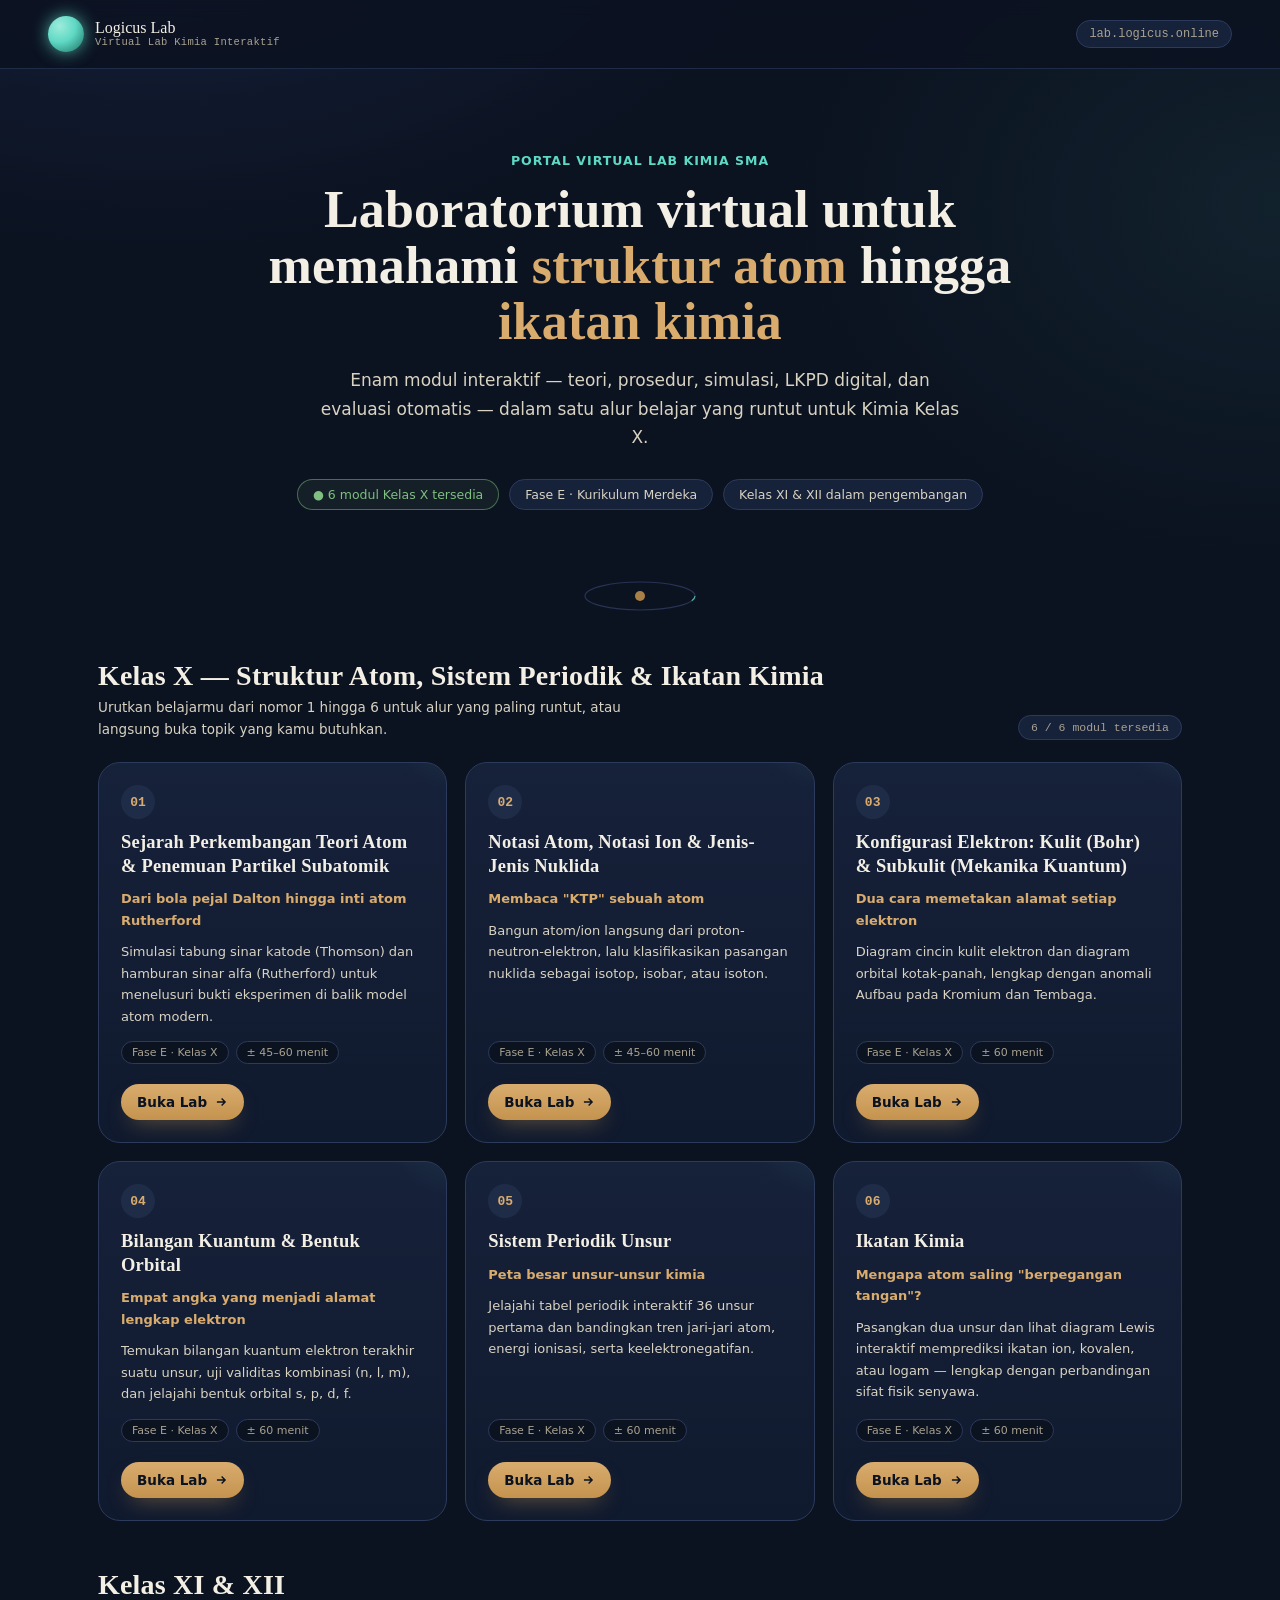
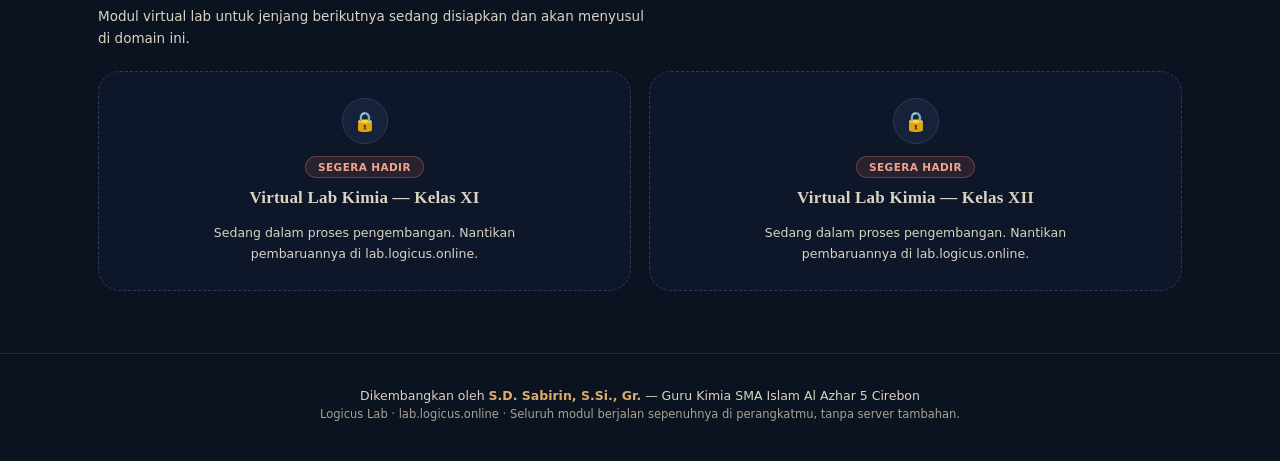
<file: index.html>
<!DOCTYPE html>
<html lang="id">
<head>
<meta charset="UTF-8">
<meta name="viewport" content="width=device-width, initial-scale=1.0, viewport-fit=cover">
<title>Logicus Lab — Virtual Lab Kimia SMA</title>
<meta name="description" content="Portal Virtual Lab Kimia interaktif: seri Struktur Atom, Sistem Periodik Unsur & Ikatan Kimia untuk Kelas X. Kelas XI dan XII dalam pengembangan.">
<link rel="stylesheet" href="index.css">
</head>
<body>

<header class="topbar">
  <div class="brand">
    <div class="brand__mark" aria-hidden="true"></div>
    <div class="brand__text">Logicus Lab<small>Virtual Lab Kimia Interaktif</small></div>
  </div>
  <div class="topbar__url">lab.logicus.online</div>
</header>

<section class="hero">
  <div class="hero__eyebrow">Portal Virtual Lab Kimia SMA</div>
  <h1>Laboratorium virtual untuk memahami <em>struktur atom</em> hingga <em>ikatan kimia</em></h1>
  <p>Enam modul interaktif — teori, prosedur, simulasi, LKPD digital, dan evaluasi otomatis — dalam satu alur belajar yang runtut untuk Kimia Kelas X.</p>
  <div class="hero__meta">
    <span class="chip chip--live">● 6 modul Kelas X tersedia</span>
    <span class="chip">Fase E · Kurikulum Merdeka</span>
    <span class="chip">Kelas XI &amp; XII dalam pengembangan</span>
  </div>
</section>

<div class="orbit-divider" aria-hidden="true">
  <svg viewBox="0 0 120 60" xmlns="http://www.w3.org/2000/svg">
    <ellipse cx="60" cy="30" rx="55" ry="14" fill="none" stroke="#2C3A5C" stroke-width="1.2"/>
    <ellipse cx="60" cy="30" rx="55" ry="14" fill="none" stroke="#5FD9C4" stroke-width="1.2" stroke-dasharray="6 260" opacity=".9"/>
    <circle cx="60" cy="30" r="5" fill="#C4934E"/>
  </svg>
</div>

<section class="section" id="kelas-x">
  <div class="section__head">
    <div>
      <h2>Kelas X — Struktur Atom, Sistem Periodik &amp; Ikatan Kimia</h2>
      <p>Urutkan belajarmu dari nomor 1 hingga 6 untuk alur yang paling runtut, atau langsung buka topik yang kamu butuhkan.</p>
    </div>
    <span class="section__badge">6 / 6 modul tersedia</span>
  </div>

  <div class="grid">

    <a class="lab-card" href="struktur-atom-sejarah-partikel-subatomik.html">
      <div class="lab-card__num">01</div>
      <h3 class="lab-card__title">Sejarah Perkembangan Teori Atom &amp; Penemuan Partikel Subatomik</h3>
      <p class="lab-card__tagline">Dari bola pejal Dalton hingga inti atom Rutherford</p>
      <p class="lab-card__desc">Simulasi tabung sinar katode (Thomson) dan hamburan sinar alfa (Rutherford) untuk menelusuri bukti eksperimen di balik model atom modern.</p>
      <div class="lab-card__meta"><span>Fase E · Kelas X</span><span>± 45–60 menit</span></div>
      <span class="lab-card__cta">Buka Lab <svg viewBox="0 0 24 24" fill="none" stroke="currentColor" stroke-width="2.5"><path d="M5 12h14M13 6l6 6-6 6"/></svg></span>
    </a>

    <a class="lab-card" href="notasi-atom-ion-nuklida.html">
      <div class="lab-card__num">02</div>
      <h3 class="lab-card__title">Notasi Atom, Notasi Ion &amp; Jenis-Jenis Nuklida</h3>
      <p class="lab-card__tagline">Membaca "KTP" sebuah atom</p>
      <p class="lab-card__desc">Bangun atom/ion langsung dari proton-neutron-elektron, lalu klasifikasikan pasangan nuklida sebagai isotop, isobar, atau isoton.</p>
      <div class="lab-card__meta"><span>Fase E · Kelas X</span><span>± 45–60 menit</span></div>
      <span class="lab-card__cta">Buka Lab <svg viewBox="0 0 24 24" fill="none" stroke="currentColor" stroke-width="2.5"><path d="M5 12h14M13 6l6 6-6 6"/></svg></span>
    </a>

    <a class="lab-card" href="konfigurasi-elektron-kulit-subkulit.html">
      <div class="lab-card__num">03</div>
      <h3 class="lab-card__title">Konfigurasi Elektron: Kulit (Bohr) &amp; Subkulit (Mekanika Kuantum)</h3>
      <p class="lab-card__tagline">Dua cara memetakan alamat setiap elektron</p>
      <p class="lab-card__desc">Diagram cincin kulit elektron dan diagram orbital kotak-panah, lengkap dengan anomali Aufbau pada Kromium dan Tembaga.</p>
      <div class="lab-card__meta"><span>Fase E · Kelas X</span><span>± 60 menit</span></div>
      <span class="lab-card__cta">Buka Lab <svg viewBox="0 0 24 24" fill="none" stroke="currentColor" stroke-width="2.5"><path d="M5 12h14M13 6l6 6-6 6"/></svg></span>
    </a>

    <a class="lab-card" href="bilangan-kuantum-bentuk-orbital.html">
      <div class="lab-card__num">04</div>
      <h3 class="lab-card__title">Bilangan Kuantum &amp; Bentuk Orbital</h3>
      <p class="lab-card__tagline">Empat angka yang menjadi alamat lengkap elektron</p>
      <p class="lab-card__desc">Temukan bilangan kuantum elektron terakhir suatu unsur, uji validitas kombinasi (n, l, m), dan jelajahi bentuk orbital s, p, d, f.</p>
      <div class="lab-card__meta"><span>Fase E · Kelas X</span><span>± 60 menit</span></div>
      <span class="lab-card__cta">Buka Lab <svg viewBox="0 0 24 24" fill="none" stroke="currentColor" stroke-width="2.5"><path d="M5 12h14M13 6l6 6-6 6"/></svg></span>
    </a>

    <a class="lab-card" href="sistem-periodik-unsur.html">
      <div class="lab-card__num">05</div>
      <h3 class="lab-card__title">Sistem Periodik Unsur</h3>
      <p class="lab-card__tagline">Peta besar unsur-unsur kimia</p>
      <p class="lab-card__desc">Jelajahi tabel periodik interaktif 36 unsur pertama dan bandingkan tren jari-jari atom, energi ionisasi, serta keelektronegatifan.</p>
      <div class="lab-card__meta"><span>Fase E · Kelas X</span><span>± 60 menit</span></div>
      <span class="lab-card__cta">Buka Lab <svg viewBox="0 0 24 24" fill="none" stroke="currentColor" stroke-width="2.5"><path d="M5 12h14M13 6l6 6-6 6"/></svg></span>
    </a>

    <a class="lab-card" href="ikatan-kimia.html">
      <div class="lab-card__num">06</div>
      <h3 class="lab-card__title">Ikatan Kimia</h3>
      <p class="lab-card__tagline">Mengapa atom saling "berpegangan tangan"?</p>
      <p class="lab-card__desc">Pasangkan dua unsur dan lihat diagram Lewis interaktif memprediksi ikatan ion, kovalen, atau logam — lengkap dengan perbandingan sifat fisik senyawa.</p>
      <div class="lab-card__meta"><span>Fase E · Kelas X</span><span>± 60 menit</span></div>
      <span class="lab-card__cta">Buka Lab <svg viewBox="0 0 24 24" fill="none" stroke="currentColor" stroke-width="2.5"><path d="M5 12h14M13 6l6 6-6 6"/></svg></span>
    </a>

  </div>
</section>

<section class="section" id="kelas-xi-xii">
  <div class="section__head">
    <div>
      <h2>Kelas XI &amp; XII</h2>
      <p>Modul virtual lab untuk jenjang berikutnya sedang disiapkan dan akan menyusul di domain ini.</p>
    </div>
  </div>
  <div class="grid">
    <div class="locked-card">
      <div class="locked-card__icon" aria-hidden="true">🔒</div>
      <span class="locked-card__badge">Segera Hadir</span>
      <h3 class="locked-card__title">Virtual Lab Kimia — Kelas XI</h3>
      <p>Sedang dalam proses pengembangan. Nantikan pembaruannya di lab.logicus.online.</p>
    </div>
    <div class="locked-card">
      <div class="locked-card__icon" aria-hidden="true">🔒</div>
      <span class="locked-card__badge">Segera Hadir</span>
      <h3 class="locked-card__title">Virtual Lab Kimia — Kelas XII</h3>
      <p>Sedang dalam proses pengembangan. Nantikan pembaruannya di lab.logicus.online.</p>
    </div>
  </div>
</section>

<footer>
  <div class="dev-line">Dikembangkan oleh <b>S.D. Sabirin, S.Si., Gr.</b> — Guru Kimia SMA Islam Al Azhar 5 Cirebon</div>
  <div>Logicus Lab · lab.logicus.online · Seluruh modul berjalan sepenuhnya di perangkatmu, tanpa server tambahan.</div>
</footer>

</body>
</html>
</file>
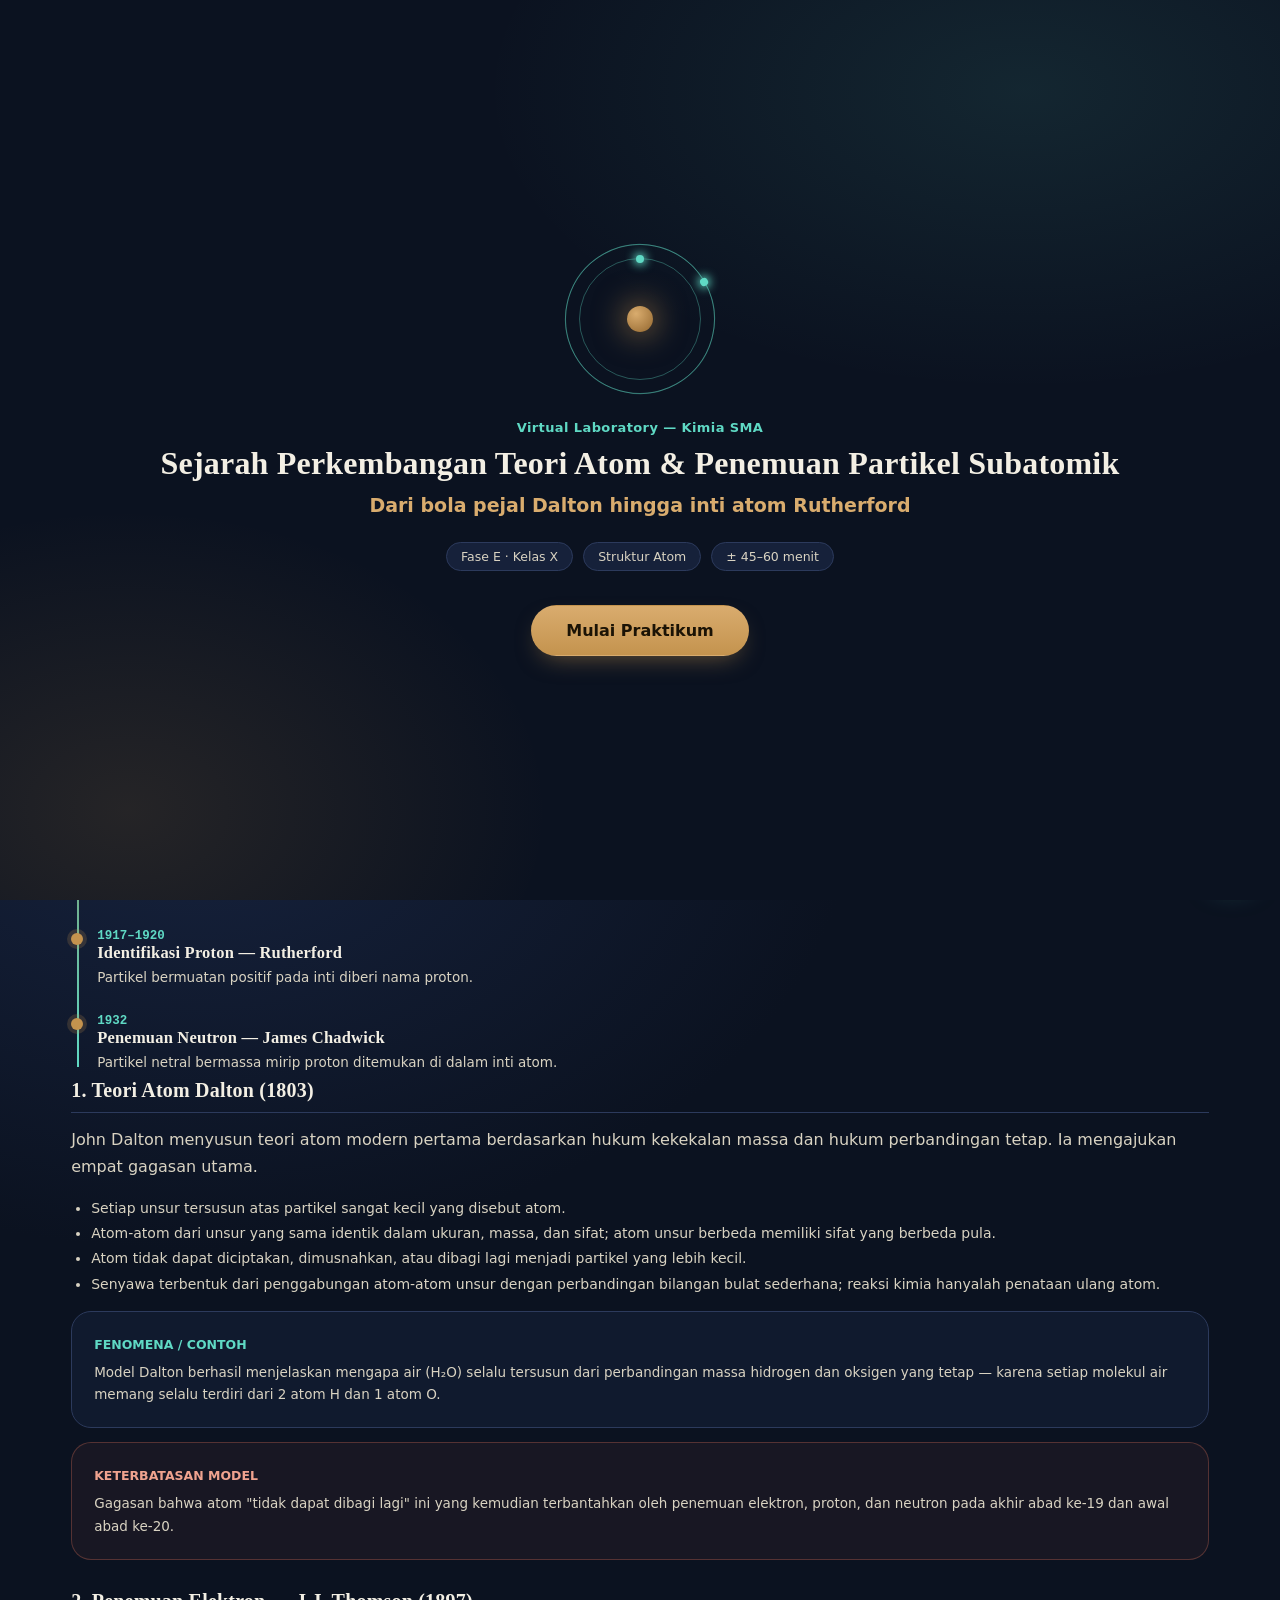
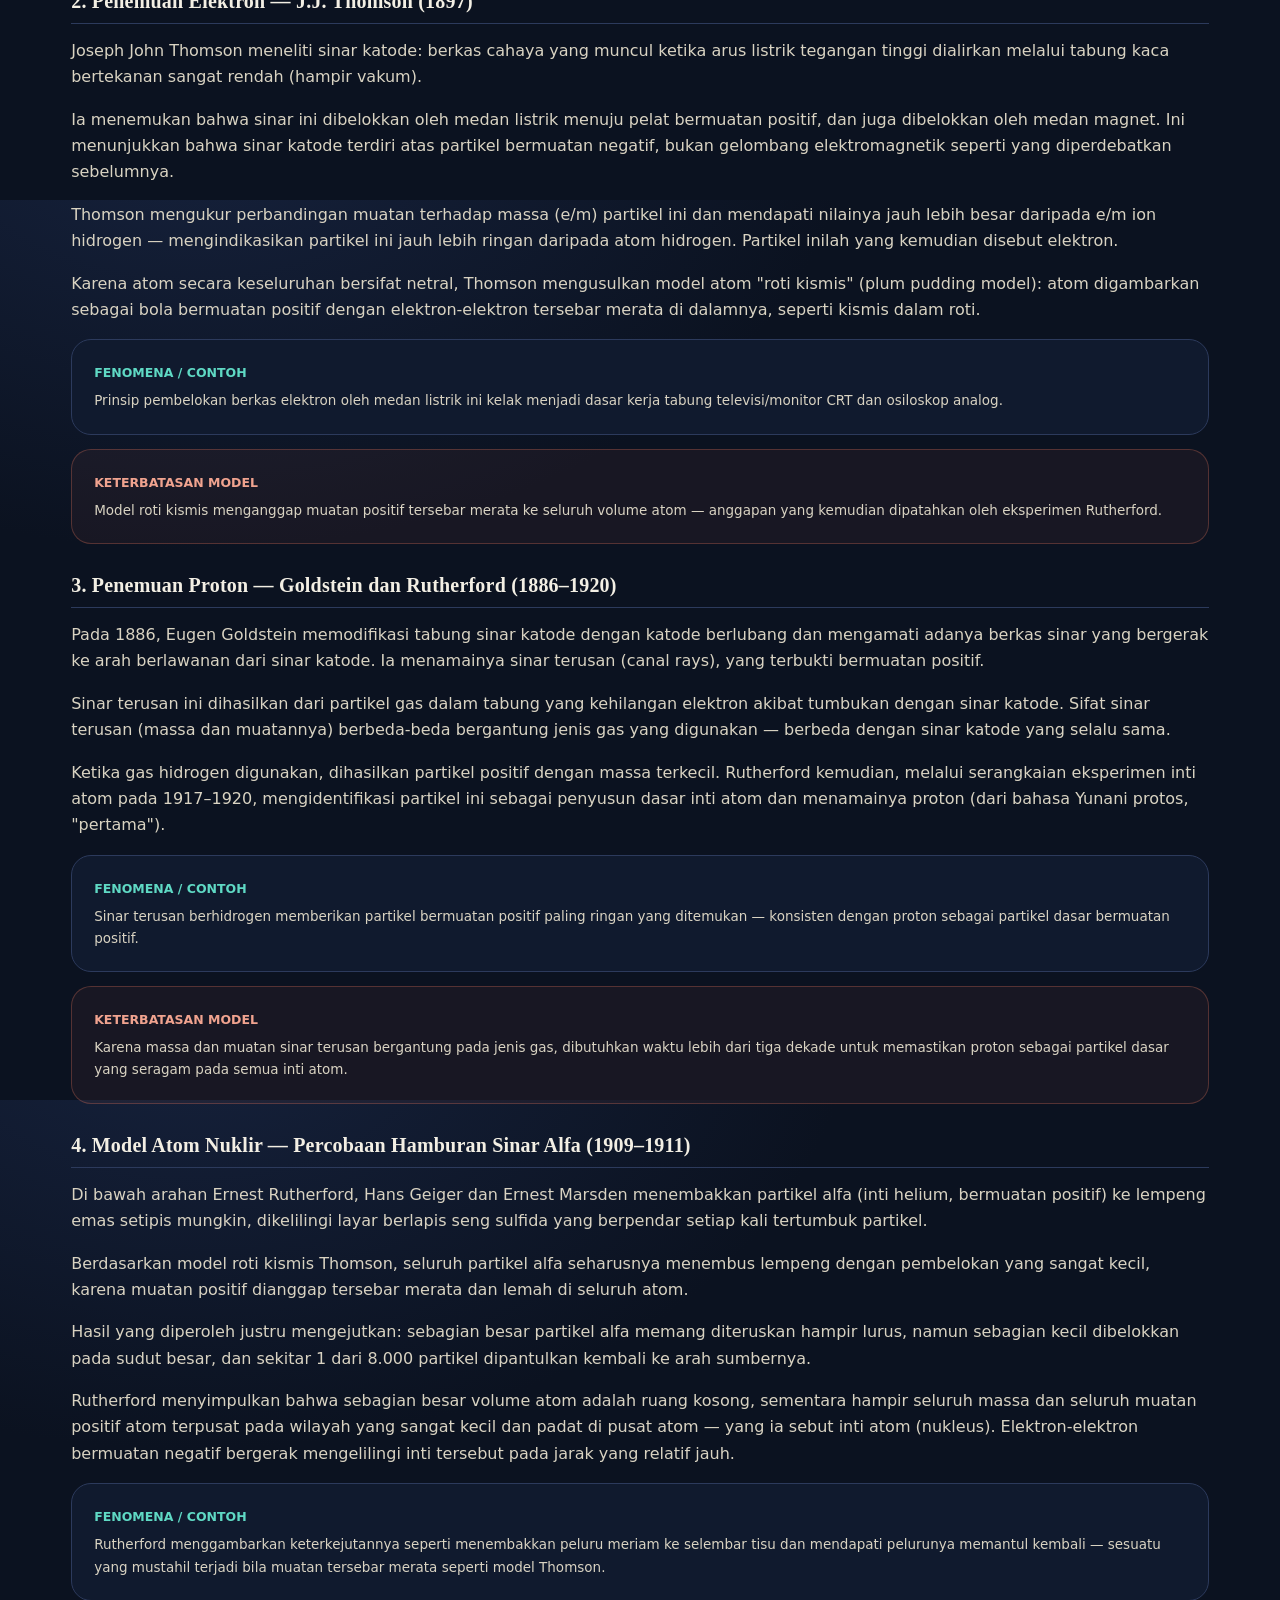
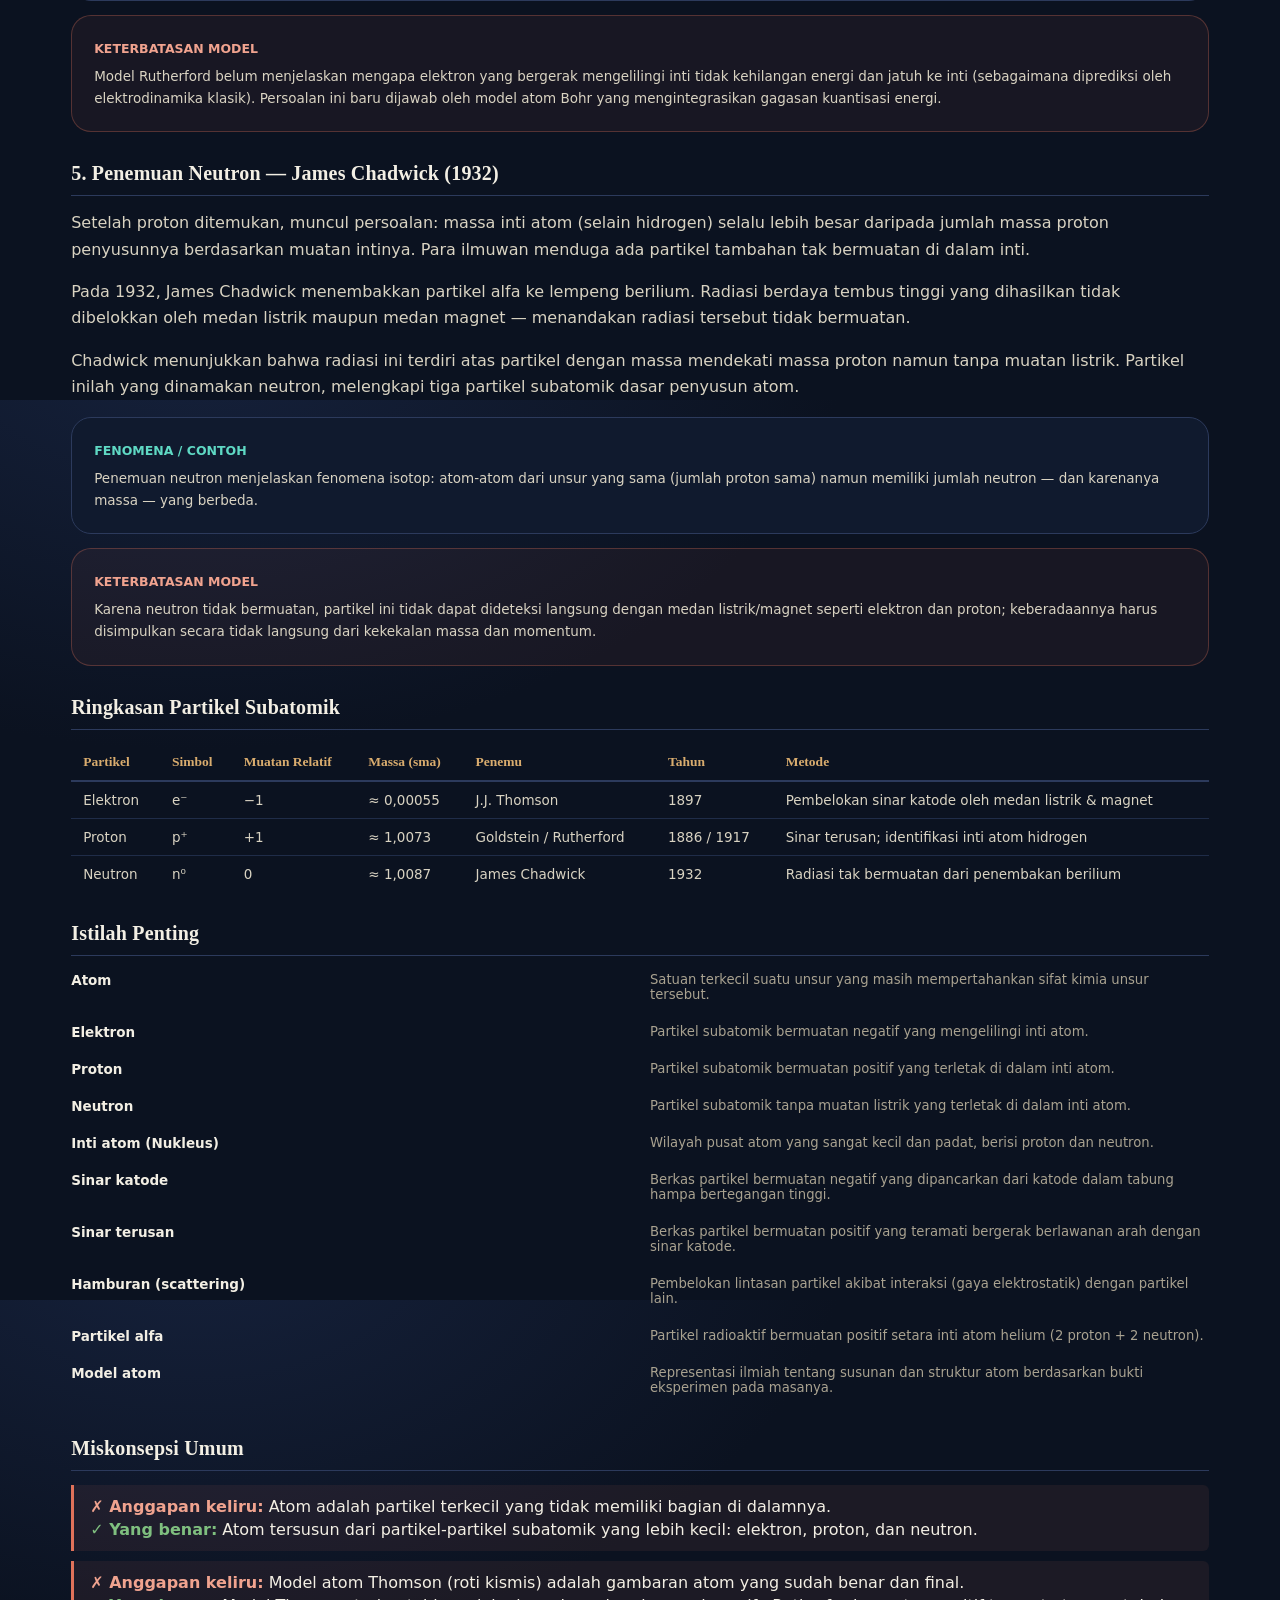
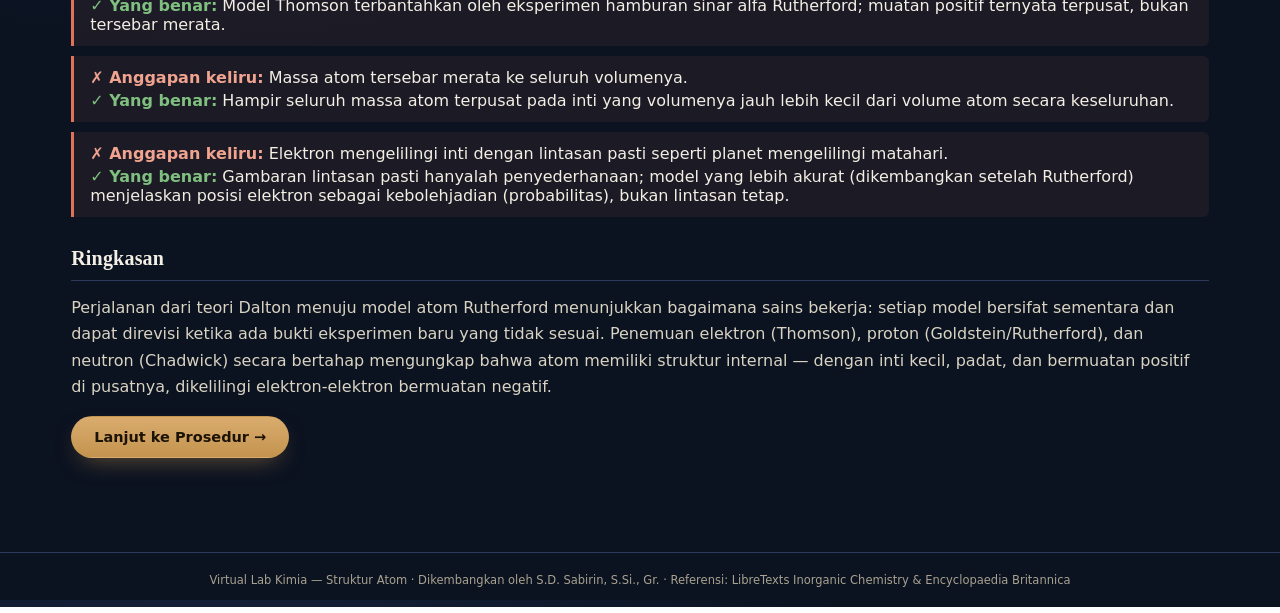
<file: 01-teori-atom.html>
<!DOCTYPE html>
<html lang="id">
<head>
<meta charset="UTF-8">
<meta name="viewport" content="width=device-width, initial-scale=1.0, viewport-fit=cover">
<title>Virtual Lab Kimia — Sejarah Perkembangan Teori Atom &amp; Penemuan Partikel Subatomik</title>
<meta name="description" content="Laboratorium virtual interaktif Kimia SMA Kelas X: sejarah perkembangan teori atom dan penemuan partikel subatomik.">

<style>
/* =========================================================================
   DESIGN TOKENS
   Tema "Instrumen Penemuan" — terinspirasi ruang laboratorium fisika akhir
   abad ke-19 / awal abad ke-20: kabinet kayu gelap, kuningan/tembaga pada
   instrumen presisi, dan pendar hijau-kebiruan tabung sinar katode (fosfor
   seng sulfida) sebagai aksen "penemuan". Palet sengaja dijauhkan dari
   krem hangat/terracotta generik maupun dashboard SaaS bulat serba sama.
   ========================================================================= */
:root{
  --ink-950:#0B1220;      /* latar utama — biru malam sangat gelap */
  --ink-900:#101A2E;      /* panel utama */
  --ink-800:#16213A;      /* kartu */
  --ink-700:#1F2C48;      /* kartu terangkat / hover */
  --ink-600:#2C3A5C;      /* garis batas */
  --brass-500:#C4934E;    /* kuningan instrumen — aksen primer */
  --brass-400:#D9AC6E;
  --brass-700:#93672F;
  --phosphor-500:#5FD9C4; /* pendar fosfor CRT — aksen sekunder */
  --phosphor-300:#9EEBDC;
  --ember-500:#E0725A;    /* peringatan / salah */
  --ember-300:#F0A38F;
  --leaf-500:#7FBF7F;     /* benar / berhasil */
  --paper-100:#F3EFE4;    /* teks utama di atas gelap */
  --paper-300:#D9D3C2;
  --paper-500:#A9A290;
  --serif: "Fraunces", "Iowan Old Style", Georgia, serif;
  --sans: "Inter", "Segoe UI", system-ui, -apple-system, sans-serif;
  --mono: "IBM Plex Mono", "SFMono-Regular", Consolas, monospace;
  --radius-s:6px;
  --radius-m:12px;
  --radius-l:20px;
  --shadow-deep: 0 20px 50px -20px rgba(0,0,0,0.6);
  --ease: cubic-bezier(.22,.61,.36,1);
}

@font-face{
  font-family:"Fraunces";
  src: local("Fraunces");
  font-display: swap;
}

*,*::before,*::after{ box-sizing:border-box; }
html,body{ height:100%; }
body{
  margin:0;
  font-family: var(--sans);
  background: radial-gradient(1200px 800px at 15% -10%, #16223d 0%, var(--ink-950) 55%);
  color: var(--paper-100);
  -webkit-font-smoothing:antialiased;
  overflow-x:hidden;
}
h1,h2,h3,h4{ font-family: var(--serif); font-weight:600; margin:0 0 .4em; letter-spacing:.2px; }
p{ margin:0 0 1em; line-height:1.65; color: var(--paper-300); }
a{ color: var(--phosphor-500); }
button{ font-family:inherit; }
::selection{ background: var(--brass-500); color:var(--ink-950); }

/* Reduced motion */
@media (prefers-reduced-motion: reduce){
  *{ animation-duration:.001ms !important; animation-iteration-count:1 !important; transition-duration:.001ms !important; }
}
body.reduce-motion *{ animation:none !important; transition:none !important; }

/* Focus visibility */
:focus-visible{
  outline: 2px solid var(--phosphor-500);
  outline-offset: 3px;
  border-radius: 4px;
}

/* Scrollbar */
::-webkit-scrollbar{ width:10px; height:10px; }
::-webkit-scrollbar-track{ background:transparent; }
::-webkit-scrollbar-thumb{ background: var(--ink-600); border-radius:10px; }
::-webkit-scrollbar-thumb:hover{ background: var(--brass-700); }

.visually-hidden{
  position:absolute !important; width:1px;height:1px; padding:0;margin:-1px;
  overflow:hidden; clip:rect(0,0,0,0); white-space:nowrap; border:0;
}
.skip-link{
  position:absolute; left:12px; top:-60px; background:var(--brass-500); color:var(--ink-950);
  padding:10px 16px; border-radius: var(--radius-s); z-index:999; font-weight:600;
  transition: top .2s var(--ease);
}
.skip-link:focus{ top:12px; }

/* =========================================================================
   APP SHELL
   ========================================================================= */
#app{ min-height:100vh; display:flex; flex-direction:column; }

.appbar{
  display:flex; align-items:center; gap:16px;
  padding:10px 22px;
  background: linear-gradient(180deg, rgba(16,26,46,.96), rgba(16,26,46,.88));
  border-bottom:1px solid var(--ink-600);
  position:sticky; top:0; z-index:60;
  backdrop-filter: blur(6px);
}
.appbar__brand{ display:flex; align-items:center; gap:10px; margin-right:auto; }
.appbar__mark{
  width:34px;height:34px; border-radius:50%;
  background: radial-gradient(circle at 32% 28%, var(--phosphor-300), var(--phosphor-500) 45%, #1a6f60 100%);
  box-shadow: 0 0 16px -2px var(--phosphor-500);
  flex:none;
}
.appbar__title{ font-family:var(--serif); font-size:15px; line-height:1.1; }
.appbar__title small{ display:block; font-family:var(--sans); font-size:11px; color:var(--paper-500); font-weight:500; }

.tabs{ display:flex; gap:4px; overflow-x:auto; scrollbar-width:none; }
.tabs::-webkit-scrollbar{ display:none; }
.tab-btn{
  border:1px solid transparent; background:transparent; color:var(--paper-500);
  padding:9px 14px; border-radius: 999px; font-size:13.5px; font-weight:600;
  cursor:pointer; white-space:nowrap; display:flex; align-items:center; gap:7px;
  transition: background .18s var(--ease), color .18s var(--ease), border-color .18s var(--ease);
}
.tab-btn .tab-num{
  width:18px;height:18px;border-radius:50%; background:var(--ink-700); color:var(--paper-500);
  font-size:10px; display:grid; place-items:center; font-family:var(--mono); flex:none;
}
.tab-btn:hover{ color:var(--paper-100); background:var(--ink-800); }
.tab-btn[aria-selected="true"]{ color:var(--ink-950); background:var(--brass-500); }
.tab-btn[aria-selected="true"] .tab-num{ background:rgba(11,18,32,.25); color:var(--ink-950); }
.tab-btn[disabled]{ opacity:.35; cursor:not-allowed; }
.tab-btn[disabled]:hover{ background:transparent; color:var(--paper-500); }

.appbar__actions{ display:flex; align-items:center; gap:8px; }
.icon-btn{
  width:36px;height:36px; border-radius:50%; border:1px solid var(--ink-600); background:var(--ink-800);
  color:var(--paper-300); display:grid; place-items:center; cursor:pointer; font-size:15px;
  transition: border-color .18s var(--ease), color .18s var(--ease), transform .12s var(--ease);
}
.icon-btn:hover{ border-color:var(--brass-500); color:var(--brass-400); }
.icon-btn:active{ transform:scale(.94); }
.icon-btn[aria-pressed="false"]{ opacity:.5; }

.progress-rail{ height:3px; background:var(--ink-700); position:relative; }
.progress-rail__fill{ height:100%; background: linear-gradient(90deg, var(--brass-700), var(--brass-500), var(--phosphor-500)); width:0%; transition: width .4s var(--ease); }

main{ flex:1; position:relative; }
.view{ display:none; padding: 28px clamp(16px,4vw,56px) 64px; max-width:1240px; margin:0 auto; animation: viewIn .35s var(--ease); }
.view.is-active{ display:block; }
@keyframes viewIn{ from{ opacity:0; transform:translateY(6px);} to{opacity:1; transform:none;} }

.view-head{ margin-bottom:26px; }
.eyebrow-plain{ font-size:12.5px; color:var(--phosphor-500); font-weight:600; margin-bottom:6px; }
.view-head h2{ font-size: clamp(24px,3.4vw,34px); }
.view-head p{ max-width:640px; }

.card{
  background: linear-gradient(180deg, var(--ink-800), var(--ink-900));
  border:1px solid var(--ink-600);
  border-radius: var(--radius-l);
  padding:22px;
}
.grid-2{ display:grid; grid-template-columns:1fr 1fr; gap:20px; }
.grid-3{ display:grid; grid-template-columns:repeat(3,1fr); gap:18px; }
@media (max-width:900px){ .grid-2,.grid-3{ grid-template-columns:1fr; } }

/* Buttons */
.btn{
  display:inline-flex; align-items:center; gap:8px; justify-content:center;
  padding:12px 22px; border-radius:999px; border:1px solid transparent; cursor:pointer;
  font-weight:600; font-size:14.5px; transition: transform .14s var(--ease), box-shadow .2s var(--ease), background .18s;
}
.btn:active{ transform: scale(.97); }
.btn--primary{ background: linear-gradient(180deg, var(--brass-400), var(--brass-500)); color:#1B1305; box-shadow: 0 10px 24px -10px rgba(196,147,78,.55); }
.btn--primary:hover{ box-shadow: 0 14px 30px -10px rgba(196,147,78,.7); }
.btn--ghost{ background:transparent; border-color:var(--ink-600); color:var(--paper-100); }
.btn--ghost:hover{ border-color:var(--brass-500); color:var(--brass-400); }
.btn--danger{ background:transparent; border-color: var(--ember-500); color:var(--ember-300); }
.btn--danger:hover{ background: rgba(224,114,90,.12); }
.btn[disabled]{ opacity:.4; cursor:not-allowed; }
.btn--sm{ padding:8px 16px; font-size:13px; }
.btn--block{ width:100%; }

/* Form elements */
label{ display:block; font-size:13px; font-weight:600; color:var(--paper-300); margin-bottom:6px; }
input[type="text"], input[type="number"], select, textarea{
  width:100%; background: var(--ink-950); border:1px solid var(--ink-600); color:var(--paper-100);
  padding:11px 13px; border-radius: var(--radius-s); font-size:14.5px; font-family:inherit;
}
textarea{ resize:vertical; min-height:76px; line-height:1.5; }
input:focus, select:focus, textarea:focus{ border-color:var(--phosphor-500); }
.field{ margin-bottom:16px; }
.field-row{ display:grid; grid-template-columns:1fr 1fr; gap:14px; }
@media (max-width:640px){ .field-row{ grid-template-columns:1fr; } }
.hint{ font-size:12px; color:var(--paper-500); margin-top:5px; }

/* =========================================================================
   SPLASH
   ========================================================================= */
#splash{
  position:fixed; inset:0; z-index:200; display:flex; align-items:center; justify-content:center;
  background:
    radial-gradient(900px 500px at 80% 10%, rgba(95,217,196,.10), transparent 60%),
    radial-gradient(700px 500px at 10% 90%, rgba(196,147,78,.14), transparent 60%),
    var(--ink-950);
  padding:24px; text-align:center; transition: opacity .5s var(--ease), visibility .5s;
}
#splash.is-hidden{ opacity:0; visibility:hidden; pointer-events:none; }
.splash__orbit{ position:relative; width:150px;height:150px; margin:0 auto 26px; }
.splash__nucleus{
  position:absolute; inset:0; margin:auto; width:26px;height:26px;border-radius:50%;
  background: radial-gradient(circle at 35% 30%, var(--brass-400), var(--brass-700));
  box-shadow: 0 0 30px 4px rgba(196,147,78,.55);
}
.splash__ring{ position:absolute; inset:0; border:1px solid rgba(95,217,196,.35); border-radius:50%; }
.splash__ring:nth-child(2){ inset:14px; animation: spin 6s linear infinite; }
.splash__ring:nth-child(3){ inset:0; transform:rotate(60deg); animation: spin 9s linear infinite reverse; }
.splash__ring:nth-child(4){ inset:0; transform:rotate(-60deg); animation: spin 12s linear infinite; }
.splash__electron{ position:absolute; width:8px;height:8px;border-radius:50%; background:var(--phosphor-400,var(--phosphor-500)); box-shadow:0 0 10px 2px var(--phosphor-500); top:-4px; left:50%; margin-left:-4px; }
@keyframes spin{ to{ transform:rotate(360deg); } }
body.reduce-motion .splash__ring{ animation:none; }

.splash__eyebrow{ letter-spacing:.4px; color:var(--phosphor-500); font-weight:700; font-size:13px; margin-bottom:10px; }
.splash h1{ font-size: clamp(28px,5vw,46px); max-width:760px; margin:0 auto 10px; }
.splash__topic{ color:var(--brass-400); font-weight:600; font-size: clamp(15px,2vw,19px); margin-bottom:26px; }
.splash__meta{ display:flex; gap:10px; justify-content:center; flex-wrap:wrap; margin-bottom:34px; }
.chip{ border:1px solid var(--ink-600); border-radius:999px; padding:6px 14px; font-size:12.5px; color:var(--paper-300); background:var(--ink-800); }

/* =========================================================================
   IDENTITY MODAL
   ========================================================================= */
.modal-scrim{ position:fixed; inset:0; background:rgba(6,9,16,.72); z-index:210; display:flex; align-items:center; justify-content:center; padding:20px; }
.modal-scrim[hidden]{ display:none; }
.modal{ background: var(--ink-900); border:1px solid var(--ink-600); border-radius:var(--radius-l); max-width:460px; width:100%; padding:28px; box-shadow: var(--shadow-deep); }
.modal h2{ font-size:22px; }

/* =========================================================================
   THEORY VIEW
   ========================================================================= */
.theory-toc{ display:flex; flex-wrap:wrap; gap:8px; margin-bottom:22px; }
.toc-pill{
  border:1px solid var(--ink-600); background:var(--ink-800); color:var(--paper-300);
  padding:7px 13px; border-radius:999px; font-size:12.5px; cursor:pointer; font-weight:600;
}
.toc-pill:hover{ border-color:var(--brass-500); color:var(--brass-400); }

.timeline{ position:relative; padding-left:26px; margin:18px 0 6px; }
.timeline::before{ content:""; position:absolute; left:6px; top:6px; bottom:6px; width:2px; background: linear-gradient(var(--brass-700), var(--phosphor-500)); }
.timeline-item{ position:relative; padding-bottom:26px; }
.timeline-item:last-child{ padding-bottom:0; }
.timeline-item::before{
  content:""; position:absolute; left:-26px; top:4px; width:12px;height:12px;border-radius:50%;
  background: var(--brass-500); box-shadow:0 0 0 4px rgba(196,147,78,.2);
}
.timeline-item h3{ font-size:16.5px; margin-bottom:3px; }
.timeline-year{ font-family:var(--mono); color:var(--phosphor-500); font-size:12.5px; font-weight:600; }

.theory-section{ margin-bottom:30px; scroll-margin-top:90px; }
.theory-section h3{ font-size:20px; border-bottom:1px solid var(--ink-600); padding-bottom:10px; margin-bottom:14px; }
.term-list{ display:grid; grid-template-columns:1fr 1fr; gap:10px 20px; }
.term-list dt{ font-weight:700; color:var(--paper-100); font-size:13.5px; }
.term-list dd{ margin:0 0 12px; color:var(--paper-500); font-size:13.2px; }
@media (max-width:700px){ .term-list{ grid-template-columns:1fr; } }

.misconception{
  border-left:3px solid var(--ember-500); background:rgba(224,114,90,.08); border-radius:0 var(--radius-s) var(--radius-s) 0;
  padding:12px 16px; margin-bottom:10px;
}
.misconception b{ color:var(--ember-300); }

table.data-table{ width:100%; border-collapse:collapse; font-size:13.5px; }
table.data-table th{ text-align:left; font-family:var(--serif); font-weight:600; color:var(--brass-400); padding:10px 12px; border-bottom:2px solid var(--ink-600); }
table.data-table td{ padding:10px 12px; border-bottom:1px solid var(--ink-700); color:var(--paper-300); }
table.data-table tr:last-child td{ border-bottom:none; }
.table-wrap{ overflow-x:auto; }

/* =========================================================================
   PROCEDURE VIEW
   ========================================================================= */
.proc-tabs{ display:flex; gap:10px; margin-bottom:20px; flex-wrap:wrap; }
.proc-tab{
  border:1px solid var(--ink-600); background:var(--ink-800); color:var(--paper-300); padding:10px 16px;
  border-radius: var(--radius-m); cursor:pointer; font-weight:600; font-size:13.5px; text-align:left;
}
.proc-tab[aria-selected="true"]{ border-color:var(--brass-500); color:var(--brass-400); background: rgba(196,147,78,.09); }

.step-list{ counter-reset:step; }
.step{ display:grid; grid-template-columns:40px 1fr; gap:16px; padding:16px 0; border-bottom:1px solid var(--ink-700); opacity:.5; }
.step.is-unlocked{ opacity:1; }
.step:last-child{ border-bottom:none; }
.step__num{ counter-increment:step; width:34px;height:34px;border-radius:50%; background:var(--ink-700); color:var(--paper-500); display:grid; place-items:center; font-family:var(--mono); font-weight:700; font-size:13px; }
.step.is-unlocked .step__num{ background:var(--brass-500); color:#1B1305; }
.step.is-done .step__num{ background:var(--leaf-500); color:#0c2410; }
.step h4{ font-size:15.5px; margin-bottom:6px; }
.step__meta{ display:flex; gap:16px; flex-wrap:wrap; font-size:12.5px; color:var(--paper-500); margin:8px 0; }
.step__meta span{ display:flex; gap:5px; align-items:center; }
.step__meta b{ color:var(--paper-300); font-weight:600; }
.step-actions{ margin-top:10px; }

.progress-track{ height:8px; background:var(--ink-700); border-radius:99px; overflow:hidden; margin-bottom:20px; }
.progress-track__fill{ height:100%; background:linear-gradient(90deg, var(--brass-500), var(--phosphor-500)); width:0%; transition:width .4s var(--ease); }

/* =========================================================================
   SIMULATION VIEW
   ========================================================================= */
.sim-shell{ display:grid; grid-template-columns:300px 1fr; gap:20px; }
@media (max-width:980px){ .sim-shell{ grid-template-columns:1fr; } }
.sim-panel{ display:flex; flex-direction:column; gap:16px; }
.sim-stage{
  position:relative; border-radius: var(--radius-l); border:1px solid var(--ink-600);
  background: radial-gradient(ellipse at 50% 30%, #0e1a30 0%, #060a14 72%);
  overflow:hidden; min-height:440px;
}
.sim-stage canvas{ display:block; width:100%; height:100%; }
.sim-toolbar{ display:flex; flex-wrap:wrap; gap:8px; padding:12px 16px; border-top:1px solid var(--ink-600); background:rgba(11,18,32,.7); }
.mode-switch{ display:flex; gap:6px; background:var(--ink-800); border:1px solid var(--ink-600); border-radius:999px; padding:4px; }
.mode-switch button{ border:none; background:transparent; color:var(--paper-500); padding:6px 12px; border-radius:999px; font-size:12px; font-weight:700; cursor:pointer; }
.mode-switch button[aria-pressed="true"]{ background:var(--phosphor-500); color:#04211c; }

.readout{ display:grid; grid-template-columns:1fr 1fr; gap:8px; font-family:var(--mono); font-size:12.5px; }
.readout div{ background:var(--ink-950); border:1px solid var(--ink-700); border-radius:var(--radius-s); padding:8px 10px; }
.readout b{ display:block; color:var(--phosphor-500); font-size:10.5px; letter-spacing:.4px; margin-bottom:2px; font-family:var(--sans); }
.readout span{ color:var(--paper-100); font-size:14px; }

.slider-field{ margin-bottom:14px; }
.slider-field .val{ float:right; font-family:var(--mono); color:var(--brass-400); font-size:12.5px; }
input[type="range"]{ width:100%; accent-color: var(--brass-500); }

.control-row{ display:flex; gap:8px; flex-wrap:wrap; }
.legend{ display:flex; flex-direction:column; gap:6px; font-size:12px; color:var(--paper-500); }
.legend span{ display:inline-flex; align-items:center; gap:7px; }
.legend i{ width:10px;height:10px;border-radius:50%; display:inline-block; }

.sim-note{ font-size:12.5px; background:rgba(95,217,196,.08); border:1px solid rgba(95,217,196,.25); border-radius:var(--radius-s); padding:10px 12px; color:var(--paper-300); }

/* =========================================================================
   LKPD VIEW
   ========================================================================= */
.lkpd-section{ margin-bottom:24px; }
.lkpd-section h3{ font-size:16px; display:flex; align-items:center; gap:8px; }
.lkpd-section h3 em{ font-style:normal; font-family:var(--mono); font-size:11px; color:var(--paper-500); background:var(--ink-700); padding:3px 8px; border-radius:5px; }
.obs-table td, .obs-table th{ padding:8px; }
.obs-table input{ padding:7px 9px; font-size:13px; }
.add-row-btn{ margin-top:8px; }
.lkpd-toolbar{ display:flex; gap:10px; flex-wrap:wrap; position:sticky; bottom:14px; z-index:5; background:var(--ink-900); border:1px solid var(--ink-600); padding:12px; border-radius:var(--radius-m); box-shadow:var(--shadow-deep); }
.save-status{ font-size:12px; color:var(--paper-500); align-self:center; margin-left:auto; }

/* =========================================================================
   EVALUATION VIEW
   ========================================================================= */
.quiz-progress{ display:flex; align-items:center; gap:12px; margin-bottom:22px; }
.quiz-progress .progress-track{ flex:1; margin:0; }
.quiz-meta{ font-family:var(--mono); font-size:12.5px; color:var(--paper-500); white-space:nowrap; }
.q-card{ margin-bottom:18px; }
.q-tag{ display:inline-block; font-size:10.5px; font-weight:700; letter-spacing:.3px; padding:3px 9px; border-radius:999px; margin-bottom:12px; }
.q-tag.lots{ background:rgba(127,191,127,.16); color:var(--leaf-500); }
.q-tag.mots{ background:rgba(196,147,78,.18); color:var(--brass-400); }
.q-tag.hots{ background:rgba(224,114,90,.18); color:var(--ember-300); }
.q-stem{ font-size:15.5px; color:var(--paper-100); margin-bottom:14px; font-weight:500; line-height:1.55; }
.opt{
  display:flex; gap:11px; align-items:flex-start; padding:12px 14px; border:1px solid var(--ink-600);
  border-radius: var(--radius-m); margin-bottom:9px; cursor:pointer; transition: border-color .15s, background .15s;
}
.opt:hover{ border-color:var(--brass-500); }
.opt input{ margin-top:3px; accent-color:var(--brass-500); flex:none; }
.opt span{ font-size:14px; color:var(--paper-300); }
.opt.is-correct{ border-color:var(--leaf-500); background:rgba(127,191,127,.09); }
.opt.is-wrong{ border-color:var(--ember-500); background:rgba(224,114,90,.09); }
.q-explain{ display:none; margin-top:12px; padding:12px 14px; border-radius:var(--radius-s); background:var(--ink-950); border:1px solid var(--ink-700); font-size:13px; color:var(--paper-300); }
.q-explain.is-visible{ display:block; }
.q-explain b{ color:var(--phosphor-500); }
.short-answer-input{ margin-top:6px; }

.result-hero{ text-align:center; padding:38px 22px; }
.result-score{ font-family:var(--serif); font-size:56px; color:var(--brass-400); }
.badge-row{ display:flex; gap:10px; justify-content:center; flex-wrap:wrap; margin-top:18px; }
.badge{ display:flex; flex-direction:column; align-items:center; gap:6px; width:96px; opacity:.3; }
.badge.is-earned{ opacity:1; }
.badge i{ width:44px;height:44px;border-radius:50%; background: radial-gradient(circle at 35% 30%, var(--brass-400), var(--brass-700)); display:grid; place-items:center; font-style:normal; font-size:18px; }
.badge span{ font-size:10.5px; text-align:center; color:var(--paper-500); font-weight:600; }

/* =========================================================================
   DEVELOPER PROFILE VIEW
   ========================================================================= */
.dev-card{ display:grid; grid-template-columns:180px 1fr; gap:26px; align-items:start; }
@media (max-width:640px){ .dev-card{ grid-template-columns:1fr; } }
.dev-photo{ width:180px;height:180px; border-radius:var(--radius-l); overflow:hidden; border:1px solid var(--ink-600); background:var(--ink-700); }
.dev-photo svg{ width:100%; height:100%; display:block; }
.dev-competency{ display:flex; flex-wrap:wrap; gap:8px; margin-top:14px; }

/* =========================================================================
   ASSISTANT (rule-based)
   ========================================================================= */
.assistant-fab{
  position:fixed; right:20px; bottom:20px; z-index:150; width:56px;height:56px; border-radius:50%;
  background: linear-gradient(160deg, var(--phosphor-300), var(--phosphor-500)); border:none; cursor:pointer;
  box-shadow: 0 14px 30px -10px rgba(95,217,196,.6); font-size:22px; display:grid; place-items:center; color:#052c25;
}
.assistant-panel{
  position:fixed; right:20px; bottom:88px; width:min(340px, calc(100vw - 40px)); max-height:60vh; z-index:150;
  background:var(--ink-900); border:1px solid var(--ink-600); border-radius: var(--radius-l); box-shadow: var(--shadow-deep);
  display:flex; flex-direction:column; overflow:hidden; transform-origin:bottom right;
  transition: transform .2s var(--ease), opacity .2s var(--ease);
}
.assistant-panel[hidden]{ display:none; }
.assistant-head{ padding:14px 16px; border-bottom:1px solid var(--ink-600); display:flex; justify-content:space-between; align-items:center; }
.assistant-head h4{ margin:0; font-size:14.5px; }
.assistant-body{ padding:14px 16px; overflow-y:auto; flex:1; display:flex; flex-direction:column; gap:10px; font-size:13px; }
.assistant-msg{ background:var(--ink-800); border-radius:var(--radius-s); padding:9px 11px; color:var(--paper-300); align-self:flex-start; max-width:88%; }
.assistant-msg.user{ background: var(--brass-700); color:#fff; align-self:flex-end; }
.assistant-chips{ display:flex; flex-wrap:wrap; gap:6px; padding:0 16px 14px; }
.assistant-chip{ font-size:11.5px; border:1px solid var(--ink-600); background:var(--ink-800); color:var(--paper-300); padding:6px 10px; border-radius:999px; cursor:pointer; }

/* Toast */
#toast-region{ position:fixed; left:50%; bottom:24px; transform:translateX(-50%); z-index:300; display:flex; flex-direction:column; gap:8px; align-items:center; }
.toast{ background:var(--ink-800); border:1px solid var(--ink-600); color:var(--paper-100); padding:10px 18px; border-radius:999px; font-size:13px; box-shadow:var(--shadow-deep); animation: toastIn .25s var(--ease); }
.toast.success{ border-color: var(--leaf-500); }
.toast.error{ border-color: var(--ember-500); }
@keyframes toastIn{ from{ opacity:0; transform:translateY(10px);} }

footer.appfoot{ text-align:center; padding:20px; font-size:11.5px; color:var(--paper-500); border-top:1px solid var(--ink-600); }

/* Responsive appbar for narrow / mobile viewports */
@media (max-width:760px){
  .appbar{ flex-wrap:wrap; padding:10px 14px; row-gap:8px; }
  .appbar__brand{ margin-right:0; }
  .appbar__title small{ display:none; }
  .tabs{ order:3; width:100%; padding-top:2px; }
  .appbar__actions{ margin-left:auto; }
  .assistant-panel{ right:12px; left:12px; width:auto; bottom:80px; }
  .assistant-fab{ right:14px; bottom:14px; }
}

@media print{
  .appbar,.assistant-fab,.assistant-panel,footer.appfoot,.lkpd-toolbar,#splash,.modal-scrim,.progress-rail{ display:none !important; }
  body{ background:#fff; color:#111; }
  .view{ display:block !important; }
  main .view:not(#view-lkpd){ display:none !important; }
  .card{ border:1px solid #ccc; background:#fff; }
}
</style>
</head>
<body>
<a href="#main-content" class="skip-link">Lompat ke konten utama</a>

<!-- ============================= SPLASH ============================= -->
<div id="splash" role="dialog" aria-labelledby="splash-title">
  <div>
    <div class="splash__orbit" aria-hidden="true">
      <div class="splash__ring"></div>
      <div class="splash__ring"><span class="splash__electron"></span></div>
      <div class="splash__ring"><span class="splash__electron"></span></div>
      <div class="splash__nucleus"></div>
    </div>
    <div class="splash__eyebrow">Virtual Laboratory — Kimia SMA</div>
    <h1 id="splash-title">Sejarah Perkembangan Teori Atom &amp; Penemuan Partikel Subatomik</h1>
    <div class="splash__topic">Dari bola pejal Dalton hingga inti atom Rutherford</div>
    <div class="splash__meta">
      <span class="chip">Fase E · Kelas X</span>
      <span class="chip">Struktur Atom</span>
      <span class="chip">± 45–60 menit</span>
    </div>
    <button class="btn btn--primary" id="btn-start" style="font-size:16px;padding:15px 34px;">Mulai Praktikum</button>
  </div>
</div>

<!-- ======================= IDENTITY MODAL ======================= -->
<div class="modal-scrim" id="modal-identity" hidden>
  <form class="modal" id="form-identity" novalidate>
    <h2>Identitas Praktikan</h2>
    <p style="font-size:13px;">Data ini digunakan pada LKPD, evaluasi, dan rekap hasil belajarmu.</p>
    <div class="field">
      <label for="inp-nama">Nama Lengkap</label>
      <input type="text" id="inp-nama" required autocomplete="name" placeholder="cth. Ahmad Zaki">
    </div>
    <div class="field-row">
      <div class="field">
        <label for="inp-kelas">Kelas</label>
        <input type="text" id="inp-kelas" required placeholder="cth. X-4">
      </div>
      <div class="field">
        <label for="inp-id">No. Absen / ID</label>
        <input type="text" id="inp-id" placeholder="cth. 17">
      </div>
    </div>
    <p class="hint" id="identity-error" style="color:var(--ember-300); display:none;">Nama dan kelas wajib diisi sebelum memulai.</p>
    <button type="submit" class="btn btn--primary btn--block">Simpan &amp; Masuk Laboratorium</button>
  </form>
</div>

<div id="app" hidden>
  <!-- ============================= APPBAR ============================= -->
  <header class="appbar">
    <div class="appbar__brand">
      <div class="appbar__mark" aria-hidden="true"></div>
      <div class="appbar__title">Virtual Lab Kimia<small>Struktur Atom — Sejarah &amp; Partikel Subatomik</small></div>
    </div>
    <nav class="tabs" id="tabs" aria-label="Navigasi bagian praktikum" role="tablist"></nav>
    <div class="appbar__actions">
      <button class="icon-btn" id="btn-sound" aria-pressed="true" title="Suara ON/OFF" aria-label="Aktifkan atau matikan suara">🔊</button>
      <button class="icon-btn" id="btn-reduce-motion" aria-pressed="false" title="Kurangi animasi" aria-label="Kurangi animasi">✧</button>
      <button class="icon-btn" id="btn-print" title="Cetak LKPD" aria-label="Cetak LKPD">🖨</button>
    </div>
  </header>
  <div class="progress-rail"><div class="progress-rail__fill" id="global-progress"></div></div>

  <main id="main-content">

    <!-- ============================= TEORI ============================= -->
    <section class="view" id="view-teori" data-view="teori">
      <div class="view-head">
        <div class="eyebrow-plain">01 · Teori</div>
        <h2>Bagaimana kita tahu atom punya bagian‑bagian?</h2>
        <p>Selama hampir seabad, para ilmuwan menyusun ulang gambaran atom lewat percobaan demi percobaan — dari bola pejal yang tak terbagi, menjadi struktur berlapis dengan inti kecil dan padat di tengahnya.</p>
      </div>

      <div class="card" style="margin-bottom:26px;">
        <h3 style="font-size:16px;margin-bottom:12px;">Tujuan Pembelajaran</h3>
        <ul id="tp-list" style="margin:0; padding-left:20px; color:var(--paper-300); font-size:14px; line-height:1.8;"></ul>
      </div>

      <div class="theory-toc" id="theory-toc" aria-label="Lompat ke subtopik teori"></div>

      <div class="timeline" id="theory-timeline"></div>

      <div id="theory-sections"></div>
    </section>

    <!-- ============================= PROSEDUR ============================= -->
    <section class="view" id="view-prosedur" data-view="prosedur">
      <div class="view-head">
        <div class="eyebrow-plain">02 · Prosedur</div>
        <h2>Langkah Kerja Eksperimen</h2>
        <p>Pilih salah satu eksperimen historis untuk melihat urutan langkah kerjanya. Selesaikan langkah secara berurutan sebelum melanjutkan ke simulasi.</p>
      </div>
      <div class="proc-tabs" id="proc-tabs" role="tablist" aria-label="Pilih eksperimen"></div>
      <div class="progress-track"><div class="progress-track__fill" id="proc-progress"></div></div>
      <div class="card">
        <div class="step-list" id="proc-steps"></div>
      </div>
    </section>

    <!-- ============================= SIMULASI ============================= -->
    <section class="view" id="view-simulasi" data-view="simulasi">
      <div class="view-head">
        <div class="eyebrow-plain">03 · Simulasi</div>
        <h2>Laboratorium Interaktif</h2>
        <p>Ubah variabel, jalankan simulasi, dan amati bagaimana hasilnya berubah — persis seperti yang dilakukan Thomson dan Rutherford di laboratorium mereka.</p>
      </div>
      <div class="proc-tabs" id="sim-tabs" role="tablist" aria-label="Pilih simulasi" style="margin-bottom:18px;"></div>

      <div class="sim-shell">
        <div class="sim-panel">
          <div class="card" id="sim-controls"></div>
          <div class="card">
            <h4 style="font-size:13px; margin-bottom:10px;">Pembacaan Instrumen</h4>
            <div class="readout" id="sim-readout"></div>
          </div>
          <div class="card">
            <h4 style="font-size:13px; margin-bottom:10px;">Legenda</h4>
            <div class="legend" id="sim-legend"></div>
          </div>
        </div>

        <div>
          <div class="sim-stage" id="sim-stage">
            <canvas id="sim-canvas" role="img" aria-label="Kanvas simulasi laboratorium"></canvas>
          </div>
          <div class="sim-toolbar">
            <div class="control-row">
              <button class="btn btn--primary btn--sm" id="sim-start">▶ Mulai</button>
              <button class="btn btn--ghost btn--sm" id="sim-pause">⏸ Jeda</button>
              <button class="btn btn--ghost btn--sm" id="sim-step">⏭ Step</button>
              <button class="btn btn--danger btn--sm" id="sim-reset">↺ Reset</button>
            </div>
            <div class="mode-switch" id="sim-mode-switch" role="group" aria-label="Mode tampilan"></div>
          </div>
          <p class="sim-note" id="sim-note" style="margin-top:14px;"></p>
        </div>
      </div>
    </section>

    <!-- ============================= LKPD ============================= -->
    <section class="view" id="view-lkpd" data-view="lkpd">
      <div class="view-head">
        <div class="eyebrow-plain">04 · LKPD Digital</div>
        <h2>Lembar Kerja Peserta Didik</h2>
        <p>Isi setiap bagian berdasarkan pengamatanmu pada simulasi. Data tersimpan otomatis di perangkatmu.</p>
      </div>
      <div class="card">
        <form id="form-lkpd">

          <div class="lkpd-section">
            <h3>A. Identitas <em>identitas</em></h3>
            <div class="field-row">
              <div class="field"><label>Nama</label><input type="text" id="lkpd-nama" readonly></div>
              <div class="field"><label>Kelas</label><input type="text" id="lkpd-kelas" readonly></div>
            </div>
          </div>

          <div class="lkpd-section">
            <h3>B. Tujuan <em>tujuan</em></h3>
            <p style="font-size:13.5px;">Menganalisis bukti eksperimen (sinar katode dan hamburan sinar alfa) untuk menyimpulkan keberadaan dan sifat partikel subatomik serta struktur atom.</p>
          </div>

          <div class="lkpd-section">
            <h3>C. Prediksi <em>hipotesis</em></h3>
            <div class="field">
              <label for="lkpd-prediksi">Sebelum menjalankan simulasi hamburan sinar alfa: menurutmu, apa yang akan terjadi jika sinar alfa ditembakkan ke lempeng emas jika model atom Thomson (roti kismis) benar?</label>
              <textarea id="lkpd-prediksi" placeholder="Tuliskan prediksimu…"></textarea>
            </div>
          </div>

          <div class="lkpd-section">
            <h3>D. Alat &amp; Bahan <em>otomatis</em></h3>
            <ul style="font-size:13.5px; color:var(--paper-300); padding-left:20px;">
              <li>Tabung sinar katode virtual (elektroda, pelat defleksi, layar fosfor)</li>
              <li>Sumber partikel alfa virtual &amp; lempeng emas virtual</li>
              <li>Panel kendali variabel (tegangan, model atom, kecepatan partikel)</li>
            </ul>
          </div>

          <div class="lkpd-section">
            <h3>E. Pengamatan <em>data</em></h3>
            <p style="font-size:13px;">Catat hasil pengamatanmu dari simulasi Percobaan Rutherford untuk dua model atom yang berbeda.</p>
            <div class="table-wrap">
              <table class="data-table obs-table" id="obs-table">
                <thead>
                  <tr><th>Model Atom Diuji</th><th>Partikel Diteruskan</th><th>Partikel Dibelokkan</th><th>Partikel Dipantulkan</th><th>Kesimpulan Sementara</th></tr>
                </thead>
                <tbody id="obs-tbody"></tbody>
              </table>
            </div>
            <button type="button" class="btn btn--ghost btn--sm add-row-btn" id="obs-add-row">+ Tambah Baris</button>
          </div>

          <div class="lkpd-section">
            <h3>F. Analisis <em>esai singkat</em></h3>
            <div class="field">
              <label for="lkpd-analisis1">1. Mengapa sebagian besar partikel alfa diteruskan lurus melewati lempeng emas?</label>
              <textarea id="lkpd-analisis1"></textarea>
            </div>
            <div class="field">
              <label for="lkpd-analisis2">2. Apa yang menyebabkan sebagian kecil partikel dibelokkan tajam atau dipantulkan kembali?</label>
              <textarea id="lkpd-analisis2"></textarea>
            </div>
          </div>

          <div class="lkpd-section">
            <h3>G. Pertanyaan Pemandu <em>diskusi</em></h3>
            <div class="field">
              <label for="lkpd-q1">Bandingkan model atom Thomson dan Rutherford. Apa perbedaan mendasarnya?</label>
              <textarea id="lkpd-q1"></textarea>
            </div>
            <div class="field">
              <label for="lkpd-q2">Mengapa hasil eksperimen Geiger–Marsden dianggap "mengejutkan" oleh Rutherford sendiri?</label>
              <textarea id="lkpd-q2"></textarea>
            </div>
          </div>

          <div class="lkpd-section">
            <h3>H. Kesimpulan <em>ringkasan</em></h3>
            <div class="field">
              <label for="lkpd-kesimpulan">Tuliskan kesimpulan akhir praktikummu (kaitkan dengan tujuan pembelajaran).</label>
              <textarea id="lkpd-kesimpulan" style="min-height:100px;"></textarea>
            </div>
          </div>

          <div class="lkpd-section">
            <h3>I. Refleksi <em>metakognisi</em></h3>
            <div class="field">
              <label for="lkpd-refleksi">Bagian mana dari materi ini yang paling menantang bagimu, dan strategi apa yang kamu pakai untuk memahaminya?</label>
              <textarea id="lkpd-refleksi"></textarea>
            </div>
          </div>

          <div class="lkpd-toolbar">
            <button type="button" class="btn btn--primary btn--sm" id="lkpd-save">💾 Simpan</button>
            <button type="button" class="btn btn--ghost btn--sm" id="lkpd-print">🖨 Cetak / Simpan PDF</button>
            <button type="button" class="btn btn--danger btn--sm" id="lkpd-reset">↺ Reset LKPD</button>
            <span class="save-status" id="lkpd-status">Belum disimpan</span>
          </div>
        </form>
      </div>
    </section>

    <!-- ============================= EVALUASI ============================= -->
    <section class="view" id="view-evaluasi" data-view="evaluasi">
      <div class="view-head">
        <div class="eyebrow-plain">05 · Evaluasi</div>
        <h2>Uji Pemahaman</h2>
        <p>18 soal (LOTS–HOTS) untuk mengukur pemahamanmu tentang sejarah teori atom dan penemuan partikel subatomik.</p>
      </div>

      <div id="quiz-intro" class="card">
        <h3 style="font-size:17px;">Sebelum mulai</h3>
        <ul style="font-size:13.5px; color:var(--paper-300); padding-left:20px; line-height:1.8;">
          <li>18 soal: pilihan ganda, pilihan ganda kompleks (checkbox), isian singkat, dan analisis singkat.</li>
          <li>Jawaban tidak dibatasi waktu, namun disarankan dikerjakan dalam 20–25 menit.</li>
          <li>Pembahasan setiap soal akan muncul setelah kamu menjawab.</li>
        </ul>
        <button class="btn btn--primary" id="quiz-begin" style="margin-top:8px;">Mulai Evaluasi</button>
      </div>

      <div id="quiz-body" hidden>
        <div class="quiz-progress">
          <div class="progress-track"><div class="progress-track__fill" id="quiz-progress-fill"></div></div>
          <span class="quiz-meta" id="quiz-progress-label">0 / 18 dijawab</span>
        </div>
        <div id="quiz-questions"></div>
        <button class="btn btn--primary btn--block" id="quiz-submit">Kumpulkan &amp; Lihat Skor</button>
      </div>

      <div id="quiz-result" hidden>
        <div class="card result-hero">
          <div style="font-size:13px; color:var(--paper-500); letter-spacing:.4px; text-transform:uppercase;">Skor Akhir</div>
          <div class="result-score" id="result-score">0</div>
          <p id="result-desc" style="max-width:440px;margin:10px auto 0;"></p>
          <div class="badge-row" id="badge-row"></div>
          <div style="margin-top:22px; display:flex; gap:10px; justify-content:center; flex-wrap:wrap;">
            <button class="btn btn--ghost btn--sm" id="quiz-review">Lihat Pembahasan</button>
            <button class="btn btn--danger btn--sm" id="quiz-retry">Ulangi Evaluasi</button>
          </div>
        </div>
      </div>
    </section>

    <!-- ============================= PROFIL PENGEMBANG ============================= -->
    <section class="view" id="view-profil" data-view="profil">
      <div class="view-head">
        <div class="eyebrow-plain">06 · Profil Pengembang</div>
        <h2>Tentang Pengembang</h2>
      </div>
      <div class="card dev-card">
        <div class="dev-photo" id="dev-photo"></div>
        <div>
          <h3 style="font-size:22px;">S.D. Sabirin, S.Si., Gr.</h3>
          <p style="color:var(--brass-400); font-weight:600; margin-bottom:14px;">Guru Kimia &amp; Pengembang Media Pembelajaran Digital</p>
          <p style="font-size:14px;">Mengajar Kimia di SMA Islam Al Azhar 5 Cirebon dan aktif membimbing siswa dalam kompetisi sains (LKTI, OPSI, dan OSN). Virtual lab ini dikembangkan sebagai bagian dari upaya menghadirkan pembelajaran Kimia yang kontekstual, interaktif, dan berbasis bukti eksperimen.</p>
          <div class="dev-competency">
            <span class="chip">Pendidikan Kimia</span>
            <span class="chip">Pengembangan Media Pembelajaran</span>
            <span class="chip">Pembimbingan Riset Siswa</span>
            <span class="chip">Deep Learning Pedagogy</span>
          </div>
        </div>
      </div>
    </section>

  </main>

  <footer class="appfoot">Virtual Lab Kimia — Struktur Atom · Dikembangkan oleh S.D. Sabirin, S.Si., Gr. · Referensi: LibreTexts Inorganic Chemistry &amp; Encyclopaedia Britannica</footer>
</div>

<!-- ============================= ASSISTANT ============================= -->
<button class="assistant-fab" id="assistant-fab" aria-haspopup="dialog" aria-expanded="false" aria-controls="assistant-panel" aria-label="Buka asisten bantuan">?</button>
<div class="assistant-panel" id="assistant-panel" role="dialog" aria-label="Asisten Bantuan" hidden>
  <div class="assistant-head">
    <h4>Asisten Lab (berbasis aturan)</h4>
    <button class="icon-btn" id="assistant-close" aria-label="Tutup asisten" style="width:28px;height:28px;">✕</button>
  </div>
  <div class="assistant-body" id="assistant-body"></div>
  <div class="assistant-chips" id="assistant-chips"></div>
</div>

<div id="toast-region" aria-live="polite"></div>

<script>
/* =========================================================================
   1. LAB_DATA — seluruh konten terpisah dari logic
   ========================================================================= */
const LAB_DATA = {
  meta:{
    title:"Virtual Lab Kimia — Struktur Atom",
    subtitle:"Sejarah Perkembangan Teori Atom dan Penemuan Partikel Subatomik",
    fase:"Fase E / Kelas X",
    developer:{
      name:"S.D. Sabirin, S.Si., Gr.",
      role:"Guru Kimia SMA Islam Al Azhar 5 Cirebon"
    }
  },

  objectives:[
    "Menjelaskan perkembangan model atom secara kronologis, dari teori Dalton hingga model atom Rutherford.",
    "Mendeskripsikan rancangan dan hasil eksperimen kunci yang mengarah pada penemuan elektron, proton, dan neutron.",
    "Menganalisis data hasil eksperimen sinar katode (Thomson) dan hamburan sinar alfa (Geiger–Marsden/Rutherford) untuk menarik kesimpulan tentang struktur atom.",
    "Membandingkan model atom Dalton, Thomson, dan Rutherford beserta keunggulan dan keterbatasannya."
  ],

  timeline:[
    {year:"1803", title:"Teori Atom Dalton", desc:"Atom digambarkan sebagai bola pejal, terkecil, dan tak dapat dibagi."},
    {year:"1886", title:"Sinar Terusan — Goldstein", desc:"Eugen Goldstein mengamati partikel bermuatan positif dalam tabung sinar katode termodifikasi."},
    {year:"1897", title:"Penemuan Elektron — J.J. Thomson", desc:"Eksperimen sinar katode membuktikan keberadaan partikel bermuatan negatif di dalam atom."},
    {year:"1909–1911", title:"Hamburan Sinar Alfa — Geiger, Marsden &amp; Rutherford", desc:"Penembakan lempeng emas mengungkap keberadaan inti atom yang kecil, padat, dan bermuatan positif."},
    {year:"1917–1920", title:"Identifikasi Proton — Rutherford", desc:"Partikel bermuatan positif pada inti diberi nama proton."},
    {year:"1932", title:"Penemuan Neutron — James Chadwick", desc:"Partikel netral bermassa mirip proton ditemukan di dalam inti atom."}
  ],

  theorySections:[
    {
      id:"dalton",
      title:"1. Teori Atom Dalton (1803)",
      body:[
        "John Dalton menyusun teori atom modern pertama berdasarkan hukum kekekalan massa dan hukum perbandingan tetap. Ia mengajukan empat gagasan utama.",
      ],
      list:[
        "Setiap unsur tersusun atas partikel sangat kecil yang disebut atom.",
        "Atom-atom dari unsur yang sama identik dalam ukuran, massa, dan sifat; atom unsur berbeda memiliki sifat yang berbeda pula.",
        "Atom tidak dapat diciptakan, dimusnahkan, atau dibagi lagi menjadi partikel yang lebih kecil.",
        "Senyawa terbentuk dari penggabungan atom-atom unsur dengan perbandingan bilangan bulat sederhana; reaksi kimia hanyalah penataan ulang atom."
      ],
      example:"Model Dalton berhasil menjelaskan mengapa air (H₂O) selalu tersusun dari perbandingan massa hidrogen dan oksigen yang tetap — karena setiap molekul air memang selalu terdiri dari 2 atom H dan 1 atom O.",
      limitation:"Gagasan bahwa atom \"tidak dapat dibagi lagi\" ini yang kemudian terbantahkan oleh penemuan elektron, proton, dan neutron pada akhir abad ke-19 dan awal abad ke-20."
    },
    {
      id:"elektron",
      title:"2. Penemuan Elektron — J.J. Thomson (1897)",
      body:[
        "Joseph John Thomson meneliti sinar katode: berkas cahaya yang muncul ketika arus listrik tegangan tinggi dialirkan melalui tabung kaca bertekanan sangat rendah (hampir vakum).",
        "Ia menemukan bahwa sinar ini dibelokkan oleh medan listrik menuju pelat bermuatan positif, dan juga dibelokkan oleh medan magnet. Ini menunjukkan bahwa sinar katode terdiri atas partikel bermuatan negatif, bukan gelombang elektromagnetik seperti yang diperdebatkan sebelumnya.",
        "Thomson mengukur perbandingan muatan terhadap massa (e/m) partikel ini dan mendapati nilainya jauh lebih besar daripada e/m ion hidrogen — mengindikasikan partikel ini jauh lebih ringan daripada atom hidrogen. Partikel inilah yang kemudian disebut elektron.",
        "Karena atom secara keseluruhan bersifat netral, Thomson mengusulkan model atom \"roti kismis\" (plum pudding model): atom digambarkan sebagai bola bermuatan positif dengan elektron-elektron tersebar merata di dalamnya, seperti kismis dalam roti."
      ],
      example:"Prinsip pembelokan berkas elektron oleh medan listrik ini kelak menjadi dasar kerja tabung televisi/monitor CRT dan osiloskop analog.",
      limitation:"Model roti kismis menganggap muatan positif tersebar merata ke seluruh volume atom — anggapan yang kemudian dipatahkan oleh eksperimen Rutherford."
    },
    {
      id:"proton",
      title:"3. Penemuan Proton — Goldstein dan Rutherford (1886–1920)",
      body:[
        "Pada 1886, Eugen Goldstein memodifikasi tabung sinar katode dengan katode berlubang dan mengamati adanya berkas sinar yang bergerak ke arah berlawanan dari sinar katode. Ia menamainya sinar terusan (canal rays), yang terbukti bermuatan positif.",
        "Sinar terusan ini dihasilkan dari partikel gas dalam tabung yang kehilangan elektron akibat tumbukan dengan sinar katode. Sifat sinar terusan (massa dan muatannya) berbeda-beda bergantung jenis gas yang digunakan — berbeda dengan sinar katode yang selalu sama.",
        "Ketika gas hidrogen digunakan, dihasilkan partikel positif dengan massa terkecil. Rutherford kemudian, melalui serangkaian eksperimen inti atom pada 1917–1920, mengidentifikasi partikel ini sebagai penyusun dasar inti atom dan menamainya proton (dari bahasa Yunani protos, \"pertama\")."
      ],
      example:"Sinar terusan berhidrogen memberikan partikel bermuatan positif paling ringan yang ditemukan — konsisten dengan proton sebagai partikel dasar bermuatan positif.",
      limitation:"Karena massa dan muatan sinar terusan bergantung pada jenis gas, dibutuhkan waktu lebih dari tiga dekade untuk memastikan proton sebagai partikel dasar yang seragam pada semua inti atom."
    },
    {
      id:"rutherford",
      title:"4. Model Atom Nuklir — Percobaan Hamburan Sinar Alfa (1909–1911)",
      body:[
        "Di bawah arahan Ernest Rutherford, Hans Geiger dan Ernest Marsden menembakkan partikel alfa (inti helium, bermuatan positif) ke lempeng emas setipis mungkin, dikelilingi layar berlapis seng sulfida yang berpendar setiap kali tertumbuk partikel.",
        "Berdasarkan model roti kismis Thomson, seluruh partikel alfa seharusnya menembus lempeng dengan pembelokan yang sangat kecil, karena muatan positif dianggap tersebar merata dan lemah di seluruh atom.",
        "Hasil yang diperoleh justru mengejutkan: sebagian besar partikel alfa memang diteruskan hampir lurus, namun sebagian kecil dibelokkan pada sudut besar, dan sekitar 1 dari 8.000 partikel dipantulkan kembali ke arah sumbernya.",
        "Rutherford menyimpulkan bahwa sebagian besar volume atom adalah ruang kosong, sementara hampir seluruh massa dan seluruh muatan positif atom terpusat pada wilayah yang sangat kecil dan padat di pusat atom — yang ia sebut inti atom (nukleus). Elektron-elektron bermuatan negatif bergerak mengelilingi inti tersebut pada jarak yang relatif jauh."
      ],
      example:"Rutherford menggambarkan keterkejutannya seperti menembakkan peluru meriam ke selembar tisu dan mendapati pelurunya memantul kembali — sesuatu yang mustahil terjadi bila muatan tersebar merata seperti model Thomson.",
      limitation:"Model Rutherford belum menjelaskan mengapa elektron yang bergerak mengelilingi inti tidak kehilangan energi dan jatuh ke inti (sebagaimana diprediksi oleh elektrodinamika klasik). Persoalan ini baru dijawab oleh model atom Bohr yang mengintegrasikan gagasan kuantisasi energi."
      
    },
    {
      id:"neutron",
      title:"5. Penemuan Neutron — James Chadwick (1932)",
      body:[
        "Setelah proton ditemukan, muncul persoalan: massa inti atom (selain hidrogen) selalu lebih besar daripada jumlah massa proton penyusunnya berdasarkan muatan intinya. Para ilmuwan menduga ada partikel tambahan tak bermuatan di dalam inti.",
        "Pada 1932, James Chadwick menembakkan partikel alfa ke lempeng berilium. Radiasi berdaya tembus tinggi yang dihasilkan tidak dibelokkan oleh medan listrik maupun medan magnet — menandakan radiasi tersebut tidak bermuatan.",
        "Chadwick menunjukkan bahwa radiasi ini terdiri atas partikel dengan massa mendekati massa proton namun tanpa muatan listrik. Partikel inilah yang dinamakan neutron, melengkapi tiga partikel subatomik dasar penyusun atom."
      ],
      example:"Penemuan neutron menjelaskan fenomena isotop: atom-atom dari unsur yang sama (jumlah proton sama) namun memiliki jumlah neutron — dan karenanya massa — yang berbeda.",
      limitation:"Karena neutron tidak bermuatan, partikel ini tidak dapat dideteksi langsung dengan medan listrik/magnet seperti elektron dan proton; keberadaannya harus disimpulkan secara tidak langsung dari kekekalan massa dan momentum."
    }
  ],

  particleTable:[
    {particle:"Elektron", symbol:"e⁻", relCharge:"−1", massSma:"≈ 0,00055", discoverer:"J.J. Thomson", year:"1897", method:"Pembelokan sinar katode oleh medan listrik &amp; magnet"},
    {particle:"Proton", symbol:"p⁺", relCharge:"+1", massSma:"≈ 1,0073", discoverer:"Goldstein / Rutherford", year:"1886 / 1917", method:"Sinar terusan; identifikasi inti atom hidrogen"},
    {particle:"Neutron", symbol:"n⁰", relCharge:"0", massSma:"≈ 1,0087", discoverer:"James Chadwick", year:"1932", method:"Radiasi tak bermuatan dari penembakan berilium"}
  ],

  terms:[
    {t:"Atom", d:"Satuan terkecil suatu unsur yang masih mempertahankan sifat kimia unsur tersebut."},
    {t:"Elektron", d:"Partikel subatomik bermuatan negatif yang mengelilingi inti atom."},
    {t:"Proton", d:"Partikel subatomik bermuatan positif yang terletak di dalam inti atom."},
    {t:"Neutron", d:"Partikel subatomik tanpa muatan listrik yang terletak di dalam inti atom."},
    {t:"Inti atom (Nukleus)", d:"Wilayah pusat atom yang sangat kecil dan padat, berisi proton dan neutron."},
    {t:"Sinar katode", d:"Berkas partikel bermuatan negatif yang dipancarkan dari katode dalam tabung hampa bertegangan tinggi."},
    {t:"Sinar terusan", d:"Berkas partikel bermuatan positif yang teramati bergerak berlawanan arah dengan sinar katode."},
    {t:"Hamburan (scattering)", d:"Pembelokan lintasan partikel akibat interaksi (gaya elektrostatik) dengan partikel lain."},
    {t:"Partikel alfa", d:"Partikel radioaktif bermuatan positif setara inti atom helium (2 proton + 2 neutron)."},
    {t:"Model atom", d:"Representasi ilmiah tentang susunan dan struktur atom berdasarkan bukti eksperimen pada masanya."}
  ],

  misconceptions:[
    {wrong:"Atom adalah partikel terkecil yang tidak memiliki bagian di dalamnya.", right:"Atom tersusun dari partikel-partikel subatomik yang lebih kecil: elektron, proton, dan neutron."},
    {wrong:"Model atom Thomson (roti kismis) adalah gambaran atom yang sudah benar dan final.", right:"Model Thomson terbantahkan oleh eksperimen hamburan sinar alfa Rutherford; muatan positif ternyata terpusat, bukan tersebar merata."},
    {wrong:"Massa atom tersebar merata ke seluruh volumenya.", right:"Hampir seluruh massa atom terpusat pada inti yang volumenya jauh lebih kecil dari volume atom secara keseluruhan."},
    {wrong:"Elektron mengelilingi inti dengan lintasan pasti seperti planet mengelilingi matahari.", right:"Gambaran lintasan pasti hanyalah penyederhanaan; model yang lebih akurat (dikembangkan setelah Rutherford) menjelaskan posisi elektron sebagai kebolehjadian (probabilitas), bukan lintasan tetap."}
  ],

  summary:"Perjalanan dari teori Dalton menuju model atom Rutherford menunjukkan bagaimana sains bekerja: setiap model bersifat sementara dan dapat direvisi ketika ada bukti eksperimen baru yang tidak sesuai. Penemuan elektron (Thomson), proton (Goldstein/Rutherford), dan neutron (Chadwick) secara bertahap mengungkap bahwa atom memiliki struktur internal — dengan inti kecil, padat, dan bermuatan positif di pusatnya, dikelilingi elektron-elektron bermuatan negatif.",

  procedures:{
    thomson:{
      label:"Percobaan Sinar Katode (Thomson)",
      steps:[
        {title:"Amati tabung dalam keadaan vakum", instruction:"Perhatikan tabung sinar katode sebelum medan listrik diaktifkan.", tools:"Tabung kaca hampa, elektroda", initial:"Tidak ada medan listrik (0 kV)", action:"Klik \"Mulai\" pada simulasi untuk mengalirkan arus melalui katode.", observe:"Muncul berkas sinar lurus dari katode menuju anode, membuat layar di ujung tabung berpendar."},
        {title:"Aktifkan medan listrik", instruction:"Naikkan tegangan pelat defleksi secara bertahap.", tools:"Sepasang pelat bermuatan (positif/negatif)", initial:"Sinar katode bergerak lurus", action:"Geser slider tegangan pelat ke arah positif.", observe:"Berkas sinar membelok ke arah pelat bermuatan positif."},
        {title:"Balik polaritas medan", instruction:"Ubah arah medan listrik dan amati perubahan arah defleksi.", tools:"Kendali polaritas", initial:"Sinar terdefleksi ke satu arah", action:"Klik tombol balik polaritas atau geser slider ke arah negatif.", observe:"Arah pembelokan sinar berbalik, tetap menuju pelat yang bermuatan positif."},
        {title:"Simpulkan sifat muatan partikel", instruction:"Berdasarkan arah pembelokan yang konsisten, tentukan jenis muatan partikel penyusun sinar katode.", tools:"Data pengamatan", initial:"Dua pola defleksi telah teramati", action:"Catat kesimpulanmu pada LKPD.", observe:"Sinar katode selalu tertarik ke pelat positif — partikel penyusunnya bermuatan negatif (elektron)."}
      ]
    },
    rutherford:{
      label:"Percobaan Hamburan Sinar Alfa (Geiger–Marsden)",
      steps:[
        {title:"Amati susunan alat", instruction:"Perhatikan posisi sumber partikel alfa, lempeng emas, dan layar detektor berpendar di sekelilingnya.", tools:"Sumber partikel alfa, lempeng emas tipis, layar ZnS", initial:"Belum ada partikel ditembakkan", action:"Pilih model atom target (Thomson atau Rutherford) sebagai pembanding.", observe:"Lempeng emas tervisualisasikan dengan model atom yang dipilih."},
        {title:"Tembakkan partikel alfa", instruction:"Jalankan penembakan partikel alfa secara kontinu ke arah lempeng emas.", tools:"Sumber partikel alfa", initial:"Model atom telah dipilih", action:"Klik \"Mulai\" untuk menembakkan rentetan partikel alfa.", observe:"Sebagian besar partikel melintas lurus; amati pola kilatan pada layar detektor melingkar."},
        {title:"Bandingkan dua model", instruction:"Ulangi penembakan dengan model atom yang berbeda untuk membandingkan hasilnya.", tools:"Kendali pilihan model", initial:"Data pada satu model telah terkumpul", action:"Ganti model atom, lalu tembakkan ulang partikel alfa.", observe:"Pada model Thomson, hampir semua partikel tembus nyaris lurus. Pada model Rutherford, sebagian kecil dibelokkan tajam dan sangat sedikit yang terpantul balik."},
        {title:"Catat persentase hasil", instruction:"Rekam persentase partikel yang diteruskan, dibelokkan, dan dipantulkan untuk setiap model.", tools:"Panel pembacaan data", initial:"Simulasi telah berjalan pada kedua model", action:"Salin data pada panel pembacaan instrumen ke tabel pengamatan LKPD.", observe:"Data mendukung kesimpulan bahwa muatan positif dan massa atom terpusat pada volume yang sangat kecil (inti atom)."}
      ]
    }
  },

  simulationNotes:{
    thomson:"Model disederhanakan secara kualitatif: besar defleksi sebanding dengan kuat medan listrik (F = qE), namun simulasi ini tidak menghitung rasio e/m secara presisi kuantitatif seperti eksperimen asli Thomson.",
    rutherford:"Distribusi sudut hamburan pada simulasi ini merepresentasikan pola kualitatif hasil eksperimen Geiger–Marsden (mayoritas tembus, sedikit dibelokkan besar, sangat sedikit terpantul balik) dan bukan perhitungan rumus hamburan Rutherford secara penuh."
  },

  evaluation:[
    {type:"mc", level:"lots", stem:"Siapakah ilmuwan yang mengemukakan bahwa atom adalah partikel terkecil yang tidak dapat dibagi lagi?", options:["John Dalton","J.J. Thomson","Ernest Rutherford","James Chadwick"], answer:0, explain:"John Dalton (1803) mengajukan teori atom yang menyatakan atom sebagai partikel terkecil dan tidak dapat dibagi lagi."},
    {type:"mc", level:"lots", stem:"Partikel subatomik yang ditemukan oleh J.J. Thomson melalui eksperimen sinar katode adalah …", options:["Proton","Neutron","Elektron","Positron"], answer:2, explain:"Thomson menunjukkan bahwa sinar katode terdiri atas partikel bermuatan negatif yang kemudian disebut elektron."},
    {type:"mc", level:"lots", stem:"Model atom \"roti kismis\" (plum pudding model) dikemukakan oleh …", options:["Dalton","Thomson","Rutherford","Chadwick"], answer:1, explain:"Thomson mengusulkan model ini: bola bermuatan positif dengan elektron tersebar di dalamnya."},
    {type:"mc", level:"lots", stem:"Partikel apa yang digunakan Rutherford, Geiger, dan Marsden untuk menembak lempeng emas?", options:["Elektron","Neutron","Partikel alfa","Foton"], answer:2, explain:"Mereka menggunakan partikel alfa (inti helium) sebagai proyektil dalam eksperimen hamburan."},
    {type:"mc", level:"lots", stem:"Partikel neutron ditemukan oleh …", options:["J.J. Thomson","Eugen Goldstein","Ernest Rutherford","James Chadwick"], answer:3, explain:"James Chadwick menemukan neutron pada tahun 1932 melalui penembakan berilium dengan partikel alfa."},
    {type:"mc", level:"mots", stem:"Dalam eksperimen sinar katode, sinar tersebut selalu dibelokkan ke arah pelat bermuatan positif. Fakta ini menunjukkan bahwa partikel penyusun sinar katode …", options:["Tidak bermuatan","Bermuatan positif","Bermuatan negatif","Bermuatan positif dan negatif sekaligus"], answer:2, explain:"Karena tertarik ke pelat positif (muatan sejenis tolak-menolak, muatan berlawanan tarik-menarik), partikel tersebut pastilah bermuatan negatif."},
    {type:"mc", level:"mots", stem:"Berdasarkan model atom Thomson, jika partikel alfa ditembakkan ke lempeng emas, hasil yang seharusnya diamati adalah …", options:["Hampir semua partikel dipantulkan balik","Semua partikel diteruskan hampir tanpa pembelokan berarti","Sebagian besar partikel dibelokkan tajam","Semua partikel berhenti di permukaan lempeng"], answer:1, explain:"Karena model Thomson menganggap muatan positif tersebar lemah dan merata, partikel alfa seharusnya menembus dengan pembelokan yang sangat kecil."},
    {type:"mc", level:"mots", stem:"Fakta bahwa sebagian kecil partikel alfa dipantulkan kembali pada eksperimen Geiger–Marsden mengindikasikan bahwa …", options:["Atom sepenuhnya berupa ruang kosong","Terdapat wilayah kecil, padat, dan bermuatan positif di dalam atom","Elektron memiliki massa yang sangat besar","Lempeng emas tidak dapat ditembus partikel apa pun"], answer:1, explain:"Hanya benda padat dan bermuatan sejenis yang dapat menyebabkan pemantulan tajam — ini menunjukkan adanya inti atom yang padat dan bermuatan positif."},
    {type:"mc", level:"mots", stem:"Manakah pernyataan yang benar mengenai massa atom berdasarkan model Rutherford?", options:["Massa atom tersebar merata di seluruh volume atom","Hampir seluruh massa atom terpusat pada inti atom","Massa atom seluruhnya berasal dari elektron","Atom tidak memiliki massa yang dapat diukur"], answer:1, explain:"Rutherford menyimpulkan hampir seluruh massa atom terkonsentrasi pada inti yang volumenya sangat kecil dibanding volume atom keseluruhan."},
    {type:"mc", level:"hots", stem:"Seandainya eksperimen Geiger–Marsden hanya menghasilkan partikel alfa yang seluruhnya diteruskan lurus tanpa ada yang dibelokkan sama sekali, kesimpulan yang paling tepat adalah …", options:["Model Rutherford (inti padat) yang terbukti benar","Model Thomson (muatan tersebar merata) lebih sesuai dengan data tersebut","Atom tidak memiliki elektron","Partikel alfa tidak bermuatan"], answer:1, explain:"Tanpa adanya pembelokan besar/pemantulan sama sekali, data tersebut justru akan mendukung model muatan tersebar merata (Thomson), bukan model inti padat."},
    {type:"mc", level:"hots", stem:"Mengapa jumlah partikel alfa yang dipantulkan balik pada eksperimen asli sangat sedikit (sekitar 1 dari 8.000), bukan mayoritas?", options:["Karena partikel alfa sebagian besar rusak sebelum mencapai lempeng","Karena inti atom hanya menempati sebagian sangat kecil dari total volume atom, sehingga peluang tumbukan langsung dengannya kecil","Karena lempeng emas terlalu tebal","Karena medan magnet bumi membelokkan sebagian besar partikel"], answer:1, explain:"Inti atom berukuran sangat kecil dibanding atom secara keseluruhan, sehingga sebagian besar partikel alfa melintas melalui ruang kosong di sekitar inti tanpa mendekatinya."},
    {type:"mc", level:"hots", stem:"Keterbatasan utama teori atom Dalton yang paling mendasar, dilihat dari perkembangan ilmu pengetahuan selanjutnya, adalah …", options:["Dalton tidak menjelaskan reaksi kimia sama sekali","Dalton menganggap atom sebagai partikel tak terbagi, padahal atom memiliki partikel subatomik", "Dalton tidak menyebutkan adanya unsur kimia", "Dalton tidak menggunakan data eksperimen sama sekali"], answer:1, explain:"Anggapan atom sebagai partikel terkecil yang tak terbagi inilah yang kemudian terbantahkan oleh penemuan elektron, proton, dan neutron."},
    {type:"checkbox", level:"mots", stem:"Manakah pernyataan berikut yang BENAR mengenai partikel subatomik? (Pilih semua yang sesuai)", options:["Elektron bermuatan negatif dan bermassa jauh lebih kecil daripada proton","Proton dan neutron memiliki massa yang hampir sama","Neutron tidak memiliki muatan listrik","Proton ditemukan lebih dulu daripada elektron"], answerSet:[0,1,2], explain:"Elektron bermuatan negatif dengan massa jauh lebih kecil dari proton; proton dan neutron bermassa hampir sama; neutron tidak bermuatan. Elektron (1897) justru ditemukan sebelum proton dipastikan (1917-an)."},
    {type:"checkbox", level:"mots", stem:"Manakah yang termasuk hasil pengamatan pada eksperimen hamburan sinar alfa Geiger–Marsden? (Pilih semua yang sesuai)", options:["Sebagian besar partikel alfa diteruskan hampir lurus","Seluruh partikel alfa dipantulkan balik","Sebagian kecil partikel dibelokkan pada sudut besar","Sangat sedikit partikel dipantulkan kembali ke arah sumber"], answerSet:[0,2,3], explain:"Hasil eksperimen menunjukkan mayoritas partikel tembus lurus, sebagian kecil dibelokkan besar, dan sangat sedikit yang terpantul balik — bukan seluruhnya terpantul."},
    {type:"short", level:"lots", stem:"Isilah titik-titik: Partikel bermuatan positif yang menyusun inti atom disebut ____________.", accepted:["proton","proton (p+)","proton(p+)"], explain:"Jawaban yang tepat adalah proton — partikel bermuatan positif yang terletak di inti atom."},
    {type:"short", level:"lots", stem:"Isilah titik-titik: Model atom yang menggambarkan atom sebagai bola bermuatan positif dengan elektron tersebar di dalamnya dikenal sebagai model atom ____________.", accepted:["thomson","roti kismis","thomson (roti kismis)","plum pudding"], explain:"Model ini dikenal sebagai model atom Thomson atau model \"roti kismis\" (plum pudding model)."},
    {type:"essay", level:"hots", stem:"Jelaskan dengan kalimatmu sendiri mengapa hasil eksperimen hamburan sinar alfa dianggap sebagai bukti kuat yang menggugurkan model atom Thomson. (Jawaban akan direkam untuk penilaian guru, bukan dinilai otomatis)", explain:"Kunci jawaban: karena model Thomson memprediksi seluruh partikel alfa akan diteruskan dengan pembelokan minimal (muatan tersebar merata), sedangkan data eksperimen menunjukkan adanya pembelokan besar dan pemantulan balik pada sebagian kecil partikel — yang hanya dapat dijelaskan oleh keberadaan pusat bermuatan positif yang padat dan terkonsentrasi (inti atom)."},
    {type:"essay", level:"hots", stem:"Seorang siswa berpendapat bahwa \"penemuan neutron tidak terlalu penting karena tidak bermuatan.\" Tanggapi pernyataan tersebut berdasarkan konsep massa atom dan isotop. (Jawaban akan direkam untuk penilaian guru, bukan dinilai otomatis)", explain:"Kunci jawaban: neutron tetap krusial karena menyumbang sebagian besar massa inti (bersama proton) dan menjelaskan mengapa atom-atom dari unsur yang sama dapat memiliki massa berbeda (isotop), yang tidak dapat dijelaskan hanya dengan jumlah proton dan elektron."}
  ]
};

/* =========================================================================
   2. STATE
   ========================================================================= */
const STORAGE_KEY = "vlab_struktur_atom_v1";
const State = {
  identity:{ nama:"", kelas:"", id:"" },
  soundOn:true,
  reduceMotion:false,
  activeView:"teori",
  unlockedViews:["teori"],
  procedure:{ active:"thomson", stepIndex:{ thomson:0, rutherford:0 }, done:{ thomson:[], rutherford:[] } },
  simulation:{ active:"thomson", mode:"submikroskopik" },
  lkpd:{},
  quiz:{ answers:{}, submitted:false, reviewMode:false }
};

function loadState(){
  try{
    const raw = localStorage.getItem(STORAGE_KEY);
    if(raw){
      const parsed = JSON.parse(raw);
      Object.assign(State, parsed);
    }
  }catch(e){ /* localStorage tidak tersedia; lanjut dengan state default */ }
}
function persistState(){
  try{
    localStorage.setItem(STORAGE_KEY, JSON.stringify(State));
  }catch(e){ /* abaikan bila penyimpanan gagal (mis. mode privat) */ }
}

/* =========================================================================
   3. AUDIO (Web Audio API — tanpa file eksternal)
   ========================================================================= */
const AudioFX = (() => {
  let ctx = null;
  function ensureCtx(){
    if(!ctx){
      try{ ctx = new (window.AudioContext || window.webkitAudioContext)(); }catch(e){ ctx = null; }
    }
    return ctx;
  }
  function tone(freq, dur, type, gainVal){
    if(!State.soundOn) return;
    const c = ensureCtx();
    if(!c) return;
    try{
      const osc = c.createOscillator();
      const gain = c.createGain();
      osc.type = type || "sine";
      osc.frequency.value = freq;
      gain.gain.value = gainVal || 0.05;
      osc.connect(gain); gain.connect(c.destination);
      const now = c.currentTime;
      gain.gain.setValueAtTime(gain.gain.value, now);
      gain.gain.exponentialRampToValueAtTime(0.0001, now + dur);
      osc.start(now); osc.stop(now + dur);
    }catch(e){ /* audio gagal; abaikan tanpa menghentikan aplikasi */ }
  }
  return {
    click:()=>tone(720,0.06,"square",0.035),
    success:()=>{ tone(520,0.12,"sine",0.06); setTimeout(()=>tone(780,0.16,"sine",0.06),90); },
    error:()=>tone(160,0.22,"sawtooth",0.05),
    reset:()=>tone(300,0.18,"triangle",0.045),
    complete:()=>{ [523,659,784,1046].forEach((f,i)=>setTimeout(()=>tone(f,0.18,"sine",0.05), i*110)); },
    ping:()=>tone(1400,0.05,"sine",0.03)
  };
})();

/* =========================================================================
   4. TOAST
   ========================================================================= */
function showToast(msg, kind){
  const region = document.getElementById("toast-region");
  const el = document.createElement("div");
  el.className = "toast" + (kind ? " " + kind : "");
  el.textContent = msg;
  region.appendChild(el);
  setTimeout(()=>{ el.style.opacity="0"; el.style.transition="opacity .3s"; setTimeout(()=>el.remove(), 320); }, 2600);
}

/* =========================================================================
   5. SPLASH & IDENTITY
   ========================================================================= */
function initSplash(){
  document.getElementById("btn-start").addEventListener("click", ()=>{
    AudioFX.click();
    if(State.identity.nama && State.identity.kelas){
      enterApp();
    }else{
      document.getElementById("modal-identity").hidden = false;
      document.getElementById("inp-nama").focus();
    }
  });

  document.getElementById("form-identity").addEventListener("submit",(e)=>{
    e.preventDefault();
    const nama = document.getElementById("inp-nama").value.trim();
    const kelas = document.getElementById("inp-kelas").value.trim();
    const id = document.getElementById("inp-id").value.trim();
    const err = document.getElementById("identity-error");
    if(!nama || !kelas){
      err.style.display = "block";
      AudioFX.error();
      return;
    }
    err.style.display = "none";
    State.identity = { nama, kelas, id };
    persistState();
    document.getElementById("modal-identity").hidden = true;
    AudioFX.success();
    enterApp();
  });
}

function enterApp(){
  document.getElementById("splash").classList.add("is-hidden");
  document.getElementById("app").hidden = false;
  document.getElementById("lkpd-nama").value = State.identity.nama || "";
  document.getElementById("lkpd-kelas").value = State.identity.kelas || "";
  showToast(`Selamat datang, ${State.identity.nama || "Praktikan"}!`, "success");
}

/* =========================================================================
   6. NAVIGATION / TABS
   ========================================================================= */
const VIEWS = [
  {id:"teori", label:"Teori"},
  {id:"prosedur", label:"Prosedur"},
  {id:"simulasi", label:"Simulasi"},
  {id:"lkpd", label:"LKPD"},
  {id:"evaluasi", label:"Evaluasi"},
  {id:"profil", label:"Profil Pengembang"}
];

function buildTabs(){
  const nav = document.getElementById("tabs");
  nav.innerHTML = "";
  VIEWS.forEach((v,i)=>{
    const btn = document.createElement("button");
    btn.className = "tab-btn";
    btn.setAttribute("role","tab");
    btn.id = "tab-"+v.id;
    btn.setAttribute("aria-controls","view-"+v.id);
    btn.innerHTML = `<span class="tab-num">${i+1}</span><span>${v.label}</span>`;
    btn.addEventListener("click", ()=>{
      if(btn.disabled) return;
      AudioFX.click();
      goToView(v.id);
    });
    nav.appendChild(btn);
  });
  refreshTabsState();
}

function refreshTabsState(){
  VIEWS.forEach(v=>{
    const btn = document.getElementById("tab-"+v.id);
    const unlocked = State.unlockedViews.includes(v.id);
    btn.disabled = !unlocked;
    btn.setAttribute("aria-selected", String(State.activeView===v.id));
  });
  const idx = VIEWS.findIndex(v=>v.id===State.activeView);
  const pct = ((State.unlockedViews.length-1) / (VIEWS.length-1)) * 100;
  document.getElementById("global-progress").style.width = Math.max(pct, (idx/(VIEWS.length-1))*100) + "%";
}

function unlockView(id){
  if(!State.unlockedViews.includes(id)){
    State.unlockedViews.push(id);
    persistState();
    refreshTabsState();
  }
}

function goToView(id){
  document.querySelectorAll(".view").forEach(el=>el.classList.remove("is-active"));
  const target = document.getElementById("view-"+id);
  if(target) target.classList.add("is-active");
  State.activeView = id;
  persistState();
  refreshTabsState();
  window.scrollTo({top:0, behavior: State.reduceMotion ? "auto":"smooth"});
}

/* =========================================================================
   7. THEORY RENDER
   ========================================================================= */
function renderTheory(){
  const tp = document.getElementById("tp-list");
  tp.innerHTML = LAB_DATA.objectives.map(o=>`<li>${o}</li>`).join("");

  const tl = document.getElementById("theory-timeline");
  tl.innerHTML = LAB_DATA.timeline.map(t=>`
    <div class="timeline-item">
      <div class="timeline-year">${t.year}</div>
      <h3>${t.title}</h3>
      <p style="margin:0;font-size:13.5px;">${t.desc}</p>
    </div>`).join("");

  const toc = document.getElementById("theory-toc");
  toc.innerHTML = LAB_DATA.theorySections.map(s=>`<button class="toc-pill" data-target="${s.id}">${s.title.replace(/^[0-9]+\.\s*/,"")}</button>`).join("");
  toc.querySelectorAll(".toc-pill").forEach(btn=>{
    btn.addEventListener("click", ()=>{
      document.getElementById("sec-"+btn.dataset.target).scrollIntoView({behavior: State.reduceMotion?"auto":"smooth", block:"start"});
    });
  });

  const container = document.getElementById("theory-sections");
  container.innerHTML = LAB_DATA.theorySections.map(s=>`
    <div class="theory-section" id="sec-${s.id}">
      <h3>${s.title}</h3>
      ${s.body.map(p=>`<p>${p}</p>`).join("")}
      ${s.list ? `<ul style="padding-left:20px;color:var(--paper-300);font-size:14px;line-height:1.8;">${s.list.map(li=>`<li>${li}</li>`).join("")}</ul>` : ""}
      <div class="card" style="background:var(--ink-900);margin:14px 0;">
        <strong style="color:var(--phosphor-500);font-size:12.5px;">FENOMENA / CONTOH</strong>
        <p style="margin:8px 0 0;font-size:13.5px;">${s.example}</p>
      </div>
      <div class="card" style="background:rgba(224,114,90,.06);border-color:rgba(224,114,90,.3);">
        <strong style="color:var(--ember-300);font-size:12.5px;">KETERBATASAN MODEL</strong>
        <p style="margin:8px 0 0;font-size:13.5px;">${s.limitation}</p>
      </div>
    </div>
  `).join("") + `
    <div class="theory-section" id="sec-partikel">
      <h3>Ringkasan Partikel Subatomik</h3>
      <div class="table-wrap">
        <table class="data-table">
          <thead><tr><th>Partikel</th><th>Simbol</th><th>Muatan Relatif</th><th>Massa (sma)</th><th>Penemu</th><th>Tahun</th><th>Metode</th></tr></thead>
          <tbody>
            ${LAB_DATA.particleTable.map(p=>`<tr><td>${p.particle}</td><td>${p.symbol}</td><td>${p.relCharge}</td><td>${p.massSma}</td><td>${p.discoverer}</td><td>${p.year}</td><td>${p.method}</td></tr>`).join("")}
          </tbody>
        </table>
      </div>
    </div>
    <div class="theory-section" id="sec-istilah">
      <h3>Istilah Penting</h3>
      <dl class="term-list">
        ${LAB_DATA.terms.map(t=>`<dt>${t.t}</dt><dd>${t.d}</dd>`).join("")}
      </dl>
    </div>
    <div class="theory-section" id="sec-miskonsepsi">
      <h3>Miskonsepsi Umum</h3>
      ${LAB_DATA.misconceptions.map(m=>`
        <div class="misconception">
          <div><b>✗ Anggapan keliru:</b> ${m.wrong}</div>
          <div style="margin-top:4px;"><b style="color:var(--leaf-500);">✓ Yang benar:</b> ${m.right}</div>
        </div>`).join("")}
    </div>
    <div class="theory-section" id="sec-ringkasan">
      <h3>Ringkasan</h3>
      <p>${LAB_DATA.summary}</p>
      <button class="btn btn--primary" id="theory-continue">Lanjut ke Prosedur →</button>
    </div>
  `;
  document.getElementById("theory-continue").addEventListener("click", ()=>{
    AudioFX.success();
    unlockView("prosedur");
    goToView("prosedur");
  });
}

/* =========================================================================
   8. PROCEDURE
   ========================================================================= */
function renderProcedureTabs(){
  const wrap = document.getElementById("proc-tabs");
  wrap.innerHTML = "";
  Object.keys(LAB_DATA.procedures).forEach(key=>{
    const btn = document.createElement("button");
    btn.className = "proc-tab";
    btn.setAttribute("role","tab");
    btn.setAttribute("aria-selected", String(State.procedure.active===key));
    btn.textContent = LAB_DATA.procedures[key].label;
    btn.addEventListener("click", ()=>{
      AudioFX.click();
      State.procedure.active = key;
      persistState();
      renderProcedureTabs();
      renderProcedureSteps();
    });
    wrap.appendChild(btn);
  });
}

function renderProcedureSteps(){
  const key = State.procedure.active;
  const proc = LAB_DATA.procedures[key];
  const doneArr = State.procedure.done[key];
  const unlockedIndex = doneArr.length; // langkah berikutnya yang bisa dikerjakan

  const list = document.getElementById("proc-steps");
  list.innerHTML = proc.steps.map((s,i)=>{
    const isDone = doneArr.includes(i);
    const isUnlocked = i <= unlockedIndex;
    return `
      <div class="step ${isUnlocked?"is-unlocked":""} ${isDone?"is-done":""}" data-i="${i}">
        <div class="step__num">${isDone ? "✓" : (i+1)}</div>
        <div>
          <h4>${s.title}</h4>
          <p style="margin:0 0 6px;font-size:13.5px;">${s.instruction}</p>
          <div class="step__meta">
            <span><b>Alat/Bahan:</b> ${s.tools}</span>
            <span><b>Kondisi Awal:</b> ${s.initial}</span>
          </div>
          <div class="step__meta">
            <span><b>Tindakan:</b> ${s.action}</span>
          </div>
          <div class="step__meta">
            <span><b>Hasil Diamati:</b> ${s.observe}</span>
          </div>
          ${isUnlocked && !isDone ? `<div class="step-actions"><button class="btn btn--primary btn--sm" data-mark="${i}">Tandai Selesai</button></div>` : ""}
        </div>
      </div>`;
  }).join("");

  list.querySelectorAll("[data-mark]").forEach(btn=>{
    btn.addEventListener("click", ()=>{
      const i = Number(btn.dataset.mark);
      if(!doneArr.includes(i)) doneArr.push(i);
      AudioFX.success();
      persistState();
      renderProcedureSteps();
      updateProcProgress();
      const totalDone = State.procedure.done.thomson.length + State.procedure.done.rutherford.length;
      if(totalDone >= 4){ // cukup 1 prosedur selesai untuk buka simulasi
        unlockView("simulasi");
      }
    });
  });
  updateProcProgress();
}

function updateProcProgress(){
  const key = State.procedure.active;
  const total = LAB_DATA.procedures[key].steps.length;
  const done = State.procedure.done[key].length;
  document.getElementById("proc-progress").style.width = (done/total*100) + "%";
}

/* =========================================================================
   9. SIMULATION — Canvas engine
   ========================================================================= */
const Sim = {
  key:"thomson", mode:"submikroskopik", running:false, raf:null,
  thomson:{ voltage:0, particles:[] },
  rutherford:{ atomModel:"rutherford", speed:5, running:false, particles:[], stats:{through:0,deflected:0,bounced:0,total:0} },
  canvas:null, ctx:null, dpr:1
};

function setupCanvas(){
  Sim.canvas = document.getElementById("sim-canvas");
  Sim.ctx = Sim.canvas.getContext("2d");
  resizeCanvas();
  window.addEventListener("resize", resizeCanvas);
}
function resizeCanvas(){
  const stage = document.getElementById("sim-stage");
  const rect = stage.getBoundingClientRect();
  Sim.dpr = Math.min(window.devicePixelRatio||1, 2);
  Sim.canvas.width = Math.max(320, rect.width) * Sim.dpr;
  Sim.canvas.height = Math.max(420, rect.height) * Sim.dpr;
  Sim.canvas.style.width = "100%";
  Sim.canvas.style.height = rect.height + "px";
}

function renderSimTabs(){
  const wrap = document.getElementById("sim-tabs");
  wrap.innerHTML = "";
  const items = [
    {key:"thomson", label:"Tabung Sinar Katode (Thomson)"},
    {key:"rutherford", label:"Hamburan Sinar Alfa (Rutherford)"}
  ];
  items.forEach(it=>{
    const btn = document.createElement("button");
    btn.className = "proc-tab";
    btn.setAttribute("role","tab");
    btn.setAttribute("aria-selected", String(Sim.key===it.key));
    btn.textContent = it.label;
    btn.addEventListener("click", ()=>{
      AudioFX.click();
      Sim.key = it.key;
      stopSim();
      renderSimTabs();
      renderSimControls();
      renderSimLegend();
    });
    wrap.appendChild(btn);
  });
}

function renderSimControls(){
  const modeSwitch = document.getElementById("sim-mode-switch");
  modeSwitch.innerHTML = ["makroskopik","submikroskopik","simbolik"].map(m=>
    `<button data-mode="${m}" aria-pressed="${Sim.mode===m}">${m[0].toUpperCase()+m.slice(1)}</button>`
  ).join("");
  modeSwitch.querySelectorAll("button").forEach(b=>{
    b.addEventListener("click", ()=>{
      Sim.mode = b.dataset.mode;
      renderSimControls();
    });
  });

  const controls = document.getElementById("sim-controls");
  document.getElementById("sim-note").textContent = Sim.key==="thomson" ? LAB_DATA.simulationNotes.thomson : LAB_DATA.simulationNotes.rutherford;

  if(Sim.key === "thomson"){
    controls.innerHTML = `
      <h4 style="font-size:13px;margin-bottom:12px;">Variabel — Tabung Sinar Katode</h4>
      <div class="slider-field">
        <label for="ctrl-voltage">Tegangan Pelat Defleksi <span class="val" id="val-voltage">0 kV</span></label>
        <input type="range" id="ctrl-voltage" min="-10" max="10" step="1" value="${Sim.thomson.voltage}">
        <p class="hint">Negatif = pelat atas positif · Positif = pelat bawah positif</p>
      </div>`;
    const slider = document.getElementById("ctrl-voltage");
    slider.addEventListener("input", ()=>{
      Sim.thomson.voltage = Number(slider.value);
      document.getElementById("val-voltage").textContent = Sim.thomson.voltage + " kV";
      AudioFX.ping();
    });
  } else {
    controls.innerHTML = `
      <h4 style="font-size:13px;margin-bottom:12px;">Variabel — Hamburan Sinar Alfa</h4>
      <div class="field" style="margin-bottom:14px;">
        <label for="ctrl-model">Model Atom Target</label>
        <select id="ctrl-model">
          <option value="rutherford" ${Sim.rutherford.atomModel==="rutherford"?"selected":""}>Rutherford (inti padat)</option>
          <option value="thomson" ${Sim.rutherford.atomModel==="thomson"?"selected":""}>Thomson (roti kismis)</option>
        </select>
      </div>
      <div class="slider-field">
        <label for="ctrl-speed">Kecepatan Partikel Alfa <span class="val" id="val-speed">${Sim.rutherford.speed}</span></label>
        <input type="range" id="ctrl-speed" min="2" max="9" step="1" value="${Sim.rutherford.speed}">
      </div>`;
    document.getElementById("ctrl-model").addEventListener("change",(e)=>{
      Sim.rutherford.atomModel = e.target.value;
      Sim.rutherford.stats = {through:0,deflected:0,bounced:0,total:0};
      renderReadout();
    });
    document.getElementById("ctrl-speed").addEventListener("input",(e)=>{
      Sim.rutherford.speed = Number(e.target.value);
      document.getElementById("val-speed").textContent = Sim.rutherford.speed;
    });
  }
  renderReadout();
}

function renderSimLegend(){
  const legend = document.getElementById("sim-legend");
  if(Sim.key === "thomson"){
    legend.innerHTML = `
      <span><i style="background:var(--phosphor-500);"></i> Elektron (sinar katode)</span>
      <span><i style="background:var(--ember-500);"></i> Pelat bermuatan positif</span>
      <span><i style="background:var(--brass-500);"></i> Pelat bermuatan negatif</span>`;
  } else {
    legend.innerHTML = `
      <span><i style="background:var(--phosphor-500);"></i> Partikel alfa</span>
      <span><i style="background:var(--brass-500);"></i> Inti atom (model Rutherford)</span>
      <span><i style="background:rgba(196,147,78,.35);"></i> Muatan tersebar (model Thomson)</span>
      <span><i style="background:var(--ember-500);"></i> Partikel terpantul balik</span>`;
  }
}

function renderReadout(){
  const readout = document.getElementById("sim-readout");
  if(Sim.key === "thomson"){
    const v = Sim.thomson.voltage;
    const arah = v===0 ? "Tidak ada defleksi" : (v>0 ? "Menuju pelat bawah" : "Menuju pelat atas");
    readout.innerHTML = `
      <div><b>Tegangan</b><span>${v} kV</span></div>
      <div><b>Arah Defleksi</b><span>${arah}</span></div>
      <div><b>Muatan Partikel</b><span>Negatif (e⁻)</span></div>
      <div><b>Status</b><span>${Sim.running?"Berjalan":"Berhenti"}</span></div>`;
  } else {
    const s = Sim.rutherford.stats;
    const pct = (n)=> s.total? ((n/s.total)*100).toFixed(1)+"%" : "0%";
    readout.innerHTML = `
      <div><b>Model Aktif</b><span>${Sim.rutherford.atomModel==="rutherford"?"Rutherford":"Thomson"}</span></div>
      <div><b>Total Partikel</b><span>${s.total}</span></div>
      <div><b>Diteruskan</b><span>${s.through} (${pct(s.through)})</span></div>
      <div><b>Dibelokkan</b><span>${s.deflected} (${pct(s.deflected)})</span></div>
      <div><b>Dipantulkan</b><span>${s.bounced} (${pct(s.bounced)})</span></div>
      <div><b>Status</b><span>${Sim.running?"Berjalan":"Berhenti"}</span></div>`;
  }
}

/* ---- Draw loop ---- */
function drawFrame(){
  const ctx = Sim.ctx;
  const w = Sim.canvas.width, h = Sim.canvas.height;
  ctx.clearRect(0,0,w,h);
  if(Sim.key === "thomson") drawThomson(ctx,w,h);
  else drawRutherford(ctx,w,h);
  if(Sim.running) Sim.raf = requestAnimationFrame(drawFrame);
}

function drawThomson(ctx,w,h){
  // Tabung
  ctx.strokeStyle = "rgba(217,211,194,.35)";
  ctx.lineWidth = 2*Sim.dpr;
  ctx.strokeRect(w*0.08, h*0.32, w*0.84, h*0.36);

  // Pelat defleksi
  const plateX1 = w*0.55, plateX2 = w*0.75;
  const v = Sim.thomson.voltage;
  ctx.fillStyle = v>0 ? "rgba(224,114,90,.7)" : "rgba(196,147,78,.7)";
  ctx.fillRect(plateX1, h*0.32, (plateX2-plateX1), 6*Sim.dpr); // pelat atas
  ctx.fillStyle = v<0 ? "rgba(224,114,90,.7)" : "rgba(196,147,78,.7)";
  ctx.fillRect(plateX1, h*0.68-6*Sim.dpr, (plateX2-plateX1), 6*Sim.dpr); // pelat bawah

  // label plus/minus
  ctx.font = (14*Sim.dpr)+"px sans-serif";
  ctx.fillStyle = "var(--paper-100)";
  ctx.fillStyle = "#F3EFE4";
  ctx.fillText(v>0?"−":(v<0?"+":"·"), plateX1-14*Sim.dpr, h*0.32-8*Sim.dpr);
  ctx.fillText(v<0?"−":(v>0?"+":"·"), plateX1-14*Sim.dpr, h*0.68+18*Sim.dpr);

  // Layar berpendar
  const screenX = w*0.92;
  ctx.fillStyle = "rgba(95,217,196,.12)";
  ctx.fillRect(screenX, h*0.28, 6*Sim.dpr, h*0.44);

  // Katode/anode label dots
  ctx.fillStyle = "#C4934E";
  ctx.beginPath(); ctx.arc(w*0.1, h*0.5, 5*Sim.dpr, 0, 7); ctx.fill();

  // Partikel elektron animasi
  const deflect = v * 5 * Sim.dpr; // px per kV kira-kira
  if(Sim.running){
    if(Math.random() < 0.35){
      Sim.thomson.particles.push({ x:w*0.1, y:h*0.5, t:0 });
    }
  }
  ctx.fillStyle = "#5FD9C4";
  const survivors = [];
  Sim.thomson.particles.forEach(p=>{
    p.t += 1;
    p.x = w*0.1 + p.t * (5*Sim.dpr);
    let y = h*0.5;
    if(p.x > plateX1){
      const progress = Math.min(1, (p.x-plateX1)/(plateX2-plateX1));
      y = h*0.5 + deflect*progress*progress*2.2;
    }
    p.y = y;
    if(p.x < screenX+20*Sim.dpr){
      survivors.push(p);
      ctx.beginPath();
      ctx.arc(p.x, p.y, 3.4*Sim.dpr, 0, 7);
      ctx.shadowColor = "#5FD9C4"; ctx.shadowBlur = 8*Sim.dpr;
      ctx.fill();
      ctx.shadowBlur = 0;
    } else {
      // titik pendar di layar
      ctx.save();
      ctx.fillStyle = "rgba(95,217,196,.55)";
      ctx.beginPath(); ctx.arc(screenX+3*Sim.dpr, Math.min(Math.max(p.y,h*0.28), h*0.72), 2.6*Sim.dpr,0,7); ctx.fill();
      ctx.restore();
    }
  });
  Sim.thomson.particles = survivors.slice(-60);
}

function drawRutherford(ctx,w,h){
  const cx = w*0.28, cy = h*0.5, targetR = Math.min(w,h)*0.16;

  // Lingkaran detektor (layar ZnS melingkar)
  ctx.strokeStyle = "rgba(95,217,196,.18)";
  ctx.lineWidth = 18*Sim.dpr;
  ctx.beginPath(); ctx.arc(cx, cy, Math.min(w,h)*0.4, 0, Math.PI*2); ctx.stroke();

  // Lempeng emas — representasi atom-atom
  if(Sim.rutherford.atomModel === "rutherford"){
    ctx.fillStyle = "rgba(196,147,78,.12)";
    ctx.beginPath(); ctx.arc(cx, cy, targetR, 0, Math.PI*2); ctx.fill();
    ctx.fillStyle = "#C4934E";
    ctx.beginPath(); ctx.arc(cx, cy, 7*Sim.dpr, 0, Math.PI*2); ctx.fill();
    ctx.shadowColor = "#C4934E"; ctx.shadowBlur = 14*Sim.dpr;
    ctx.fill(); ctx.shadowBlur = 0;
  } else {
    // Thomson: muatan tersebar merata (gradient lembut, tanpa inti padat)
    const grad = ctx.createRadialGradient(cx,cy,2,cx,cy,targetR);
    grad.addColorStop(0,"rgba(196,147,78,.28)");
    grad.addColorStop(1,"rgba(196,147,78,.03)");
    ctx.fillStyle = grad;
    ctx.beginPath(); ctx.arc(cx, cy, targetR, 0, Math.PI*2); ctx.fill();
  }

  // Sumber partikel alfa
  const srcX = w*0.86, srcY = h*0.5;
  ctx.fillStyle = "#8a94a8";
  ctx.fillRect(srcX-10*Sim.dpr, srcY-16*Sim.dpr, 10*Sim.dpr, 32*Sim.dpr);

  if(Sim.running && Math.random() < 0.55){
    const offset = (Math.random()-0.5) * targetR * 2.4;
    Sim.rutherford.particles.push({
      x:srcX, y:srcY+offset, vx:-Sim.rutherford.speed*Sim.dpr*0.6, vy:0,
      offset, resolved:false, outcome:null
    });
  }

  const speedPx = Sim.rutherford.speed*Sim.dpr*0.6;
  const survivors = [];
  Sim.rutherford.particles.forEach(p=>{
    if(!p.resolved){
      const distToCenter = Math.hypot(p.x-cx, p.y-cy);
      const nearCore = Math.abs(p.offset) < targetR*0.9;
      if(p.x <= cx + targetR && p.x >= cx - targetR*0.2 && nearCore){
        // tentukan hasil begitu memasuki area target
        if(Sim.rutherford.atomModel === "thomson"){
          p.outcome = "through";
          p.vy = (Math.random()-0.5) * 0.4; // pembelokan sangat kecil
        } else {
          const closeness = 1 - Math.min(Math.abs(p.offset)/(targetR*0.9), 1);
          const roll = Math.random();
          if(closeness > 0.93 && roll < 0.5){
            p.outcome = "bounced";
            p.vx = Math.abs(p.vx);
            p.vy = (Math.random()-0.5)*2*speedPx;
          } else if(closeness > 0.55){
            p.outcome = "deflected";
            p.vy = (p.offset<0?-1:1) * speedPx * (0.5+closeness*0.9);
          } else {
            p.outcome = "through";
            p.vy = (Math.random()-0.5)*0.3;
          }
        }
        p.resolved = true;
        Sim.rutherford.stats.total++;
        Sim.rutherford.stats[p.outcome]++;
        renderReadout();
      }
    }
    p.x += p.vx; p.y += p.vy;
    const alive = p.x > -20*Sim.dpr && p.x < w+20*Sim.dpr && p.y > -20*Sim.dpr && p.y < h+20*Sim.dpr;
    if(alive) survivors.push(p);

    ctx.beginPath();
    ctx.fillStyle = p.outcome==="bounced" ? "#E0725A" : "#5FD9C4";
    ctx.arc(p.x, p.y, 3*Sim.dpr, 0, 7);
    ctx.shadowColor = ctx.fillStyle; ctx.shadowBlur = 6*Sim.dpr;
    ctx.fill(); ctx.shadowBlur = 0;
  });
  Sim.rutherford.particles = survivors.slice(-140);
}

function startSim(){
  Sim.running = true;
  AudioFX.click();
  if(!Sim.raf) drawFrame();
  renderReadout();
}
function pauseSim(){ Sim.running = false; renderReadout(); }
function stopSim(){
  Sim.running = false;
  Sim.thomson.particles = [];
  Sim.rutherford.particles = [];
  if(Sim.raf){ cancelAnimationFrame(Sim.raf); Sim.raf = null; }
}
function resetSim(){
  AudioFX.reset();
  if(confirm("Kembalikan simulasi ke kondisi awal? Data LKPD tidak akan terhapus.")){
    Sim.thomson.voltage = 0;
    Sim.rutherford.stats = {through:0,deflected:0,bounced:0,total:0};
    stopSim();
    renderSimControls();
    drawFrame();
    showToast("Simulasi direset ke kondisi awal.");
  }
}
function stepSim(){
  if(!Sim.running){
    for(let i=0;i<6;i++) drawFrame();
    cancelAnimationFrame(Sim.raf); Sim.raf = null;
  }
}

function initSimulationView(){
  setupCanvas();
  renderSimTabs();
  renderSimControls();
  renderSimLegend();
  drawFrame();
  document.getElementById("sim-start").addEventListener("click", ()=>{ startSim(); unlockView("lkpd"); });
  document.getElementById("sim-pause").addEventListener("click", pauseSim);
  document.getElementById("sim-reset").addEventListener("click", resetSim);
  document.getElementById("sim-step").addEventListener("click", stepSim);
}

/* =========================================================================
   10. LKPD
   ========================================================================= */
const LKPD_FIELDS = ["prediksi","analisis1","analisis2","q1","q2","kesimpulan","refleksi"];
let obsRowCount = 0;

function addObsRow(data){
  const tbody = document.getElementById("obs-tbody");
  const idx = obsRowCount++;
  const row = document.createElement("tr");
  row.innerHTML = `
    <td><input type="text" data-obs="model-${idx}" placeholder="cth. Rutherford" value="${data&&data.model||""}"></td>
    <td><input type="text" data-obs="through-${idx}" placeholder="%" value="${data&&data.through||""}"></td>
    <td><input type="text" data-obs="deflected-${idx}" placeholder="%" value="${data&&data.deflected||""}"></td>
    <td><input type="text" data-obs="bounced-${idx}" placeholder="%" value="${data&&data.bounced||""}"></td>
    <td><input type="text" data-obs="conclusion-${idx}" placeholder="Kesimpulan singkat" value="${data&&data.conclusion||""}"></td>`;
  tbody.appendChild(row);
}

function renderLKPD(){
  document.getElementById("lkpd-nama").value = State.identity.nama||"";
  document.getElementById("lkpd-kelas").value = State.identity.kelas||"";
  const l = State.lkpd;
  LKPD_FIELDS.forEach(f=>{
    const el = document.getElementById("lkpd-"+f);
    if(el && l[f]) el.value = l[f];
  });
  document.getElementById("obs-tbody").innerHTML = "";
  obsRowCount = 0;
  const rows = (l.obs && l.obs.length) ? l.obs : [{},{}];
  rows.forEach(r=>addObsRow(r));
}

function collectLKPD(){
  const l = {};
  LKPD_FIELDS.forEach(f=>{
    const el = document.getElementById("lkpd-"+f);
    if(el) l[f] = el.value;
  });
  const rowsEl = document.querySelectorAll("#obs-tbody tr");
  l.obs = Array.from(rowsEl).map(tr=>{
    const inputs = tr.querySelectorAll("input");
    return {
      model:inputs[0].value, through:inputs[1].value, deflected:inputs[2].value,
      bounced:inputs[3].value, conclusion:inputs[4].value
    };
  });
  return l;
}

function initLKPD(){
  document.getElementById("obs-add-row").addEventListener("click", ()=>{ addObsRow(); AudioFX.click(); });
  document.getElementById("lkpd-save").addEventListener("click", ()=>{
    State.lkpd = collectLKPD();
    persistState();
    document.getElementById("lkpd-status").textContent = "Tersimpan · " + new Date().toLocaleTimeString("id-ID");
    AudioFX.success();
    showToast("LKPD berhasil disimpan.", "success");
    unlockView("evaluasi");
  });
  document.getElementById("lkpd-print").addEventListener("click", ()=>{ window.print(); });
  document.getElementById("btn-print").addEventListener("click", ()=>{ goToView("lkpd"); setTimeout(()=>window.print(), 200); });
  document.getElementById("lkpd-reset").addEventListener("click", ()=>{
    if(confirm("Hapus seluruh isian LKPD? Tindakan ini tidak dapat dibatalkan.")){
      State.lkpd = {};
      persistState();
      renderLKPD();
      AudioFX.reset();
      showToast("LKPD telah direset.");
    }
  });
}

/* =========================================================================
   11. EVALUATION / QUIZ
   ========================================================================= */
function renderQuiz(){
  const container = document.getElementById("quiz-questions");
  container.innerHTML = LAB_DATA.evaluation.map((q,i)=>{
    const tagClass = q.level;
    const tagLabel = q.level.toUpperCase();
    let body = "";
    if(q.type === "mc"){
      body = q.options.map((opt,oi)=>`
        <label class="opt" data-q="${i}" data-oi="${oi}">
          <input type="radio" name="q${i}" value="${oi}">
          <span>${opt}</span>
        </label>`).join("");
    } else if(q.type === "checkbox"){
      body = q.options.map((opt,oi)=>`
        <label class="opt" data-q="${i}" data-oi="${oi}">
          <input type="checkbox" name="q${i}" value="${oi}">
          <span>${opt}</span>
        </label>`).join("");
    } else if(q.type === "short"){
      body = `<input type="text" class="short-answer-input" id="q${i}-short" placeholder="Ketik jawabanmu…">`;
    } else if(q.type === "essay"){
      body = `<textarea id="q${i}-essay" placeholder="Tuliskan jawaban analisismu…" style="min-height:90px;"></textarea>`;
    }
    return `
      <div class="card q-card" id="qcard-${i}">
        <span class="q-tag ${tagClass}">${tagLabel} · Soal ${i+1}</span>
        <div class="q-stem">${q.stem}</div>
        ${body}
        <div class="q-explain" id="qexplain-${i}"><b>Pembahasan:</b> ${q.explain}</div>
      </div>`;
  }).join("");

  container.addEventListener("change", onQuizAnswerChange);
  container.querySelectorAll(".short-answer-input, textarea").forEach(el=>{
    el.addEventListener("input", onQuizAnswerChange);
  });

  document.getElementById("quiz-begin").parentElement.hidden = true;
  document.getElementById("quiz-body").hidden = false;
  updateQuizProgress();
}

function onQuizAnswerChange(){
  const answers = {};
  LAB_DATA.evaluation.forEach((q,i)=>{
    if(q.type==="mc"){
      const sel = document.querySelector(`input[name="q${i}"]:checked`);
      if(sel) answers[i] = Number(sel.value);
    } else if(q.type==="checkbox"){
      const sels = document.querySelectorAll(`input[name="q${i}"]:checked`);
      if(sels.length) answers[i] = Array.from(sels).map(s=>Number(s.value));
    } else if(q.type==="short"){
      const val = document.getElementById(`q${i}-short`).value.trim();
      if(val) answers[i] = val;
    } else if(q.type==="essay"){
      const val = document.getElementById(`q${i}-essay`).value.trim();
      if(val) answers[i] = val;
    }
  });
  State.quiz.answers = answers;
  persistState();
  updateQuizProgress();
}

function updateQuizProgress(){
  const total = LAB_DATA.evaluation.length;
  const answered = Object.keys(State.quiz.answers).length;
  document.getElementById("quiz-progress-fill").style.width = (answered/total*100)+"%";
  document.getElementById("quiz-progress-label").textContent = `${answered} / ${total} dijawab`;
}

function normalizeText(s){ return (s||"").toLowerCase().trim().replace(/\s+/g," "); }

function gradeQuiz(){
  let scoreItems = 0, gradable = 0;
  LAB_DATA.evaluation.forEach((q,i)=>{
    const ans = State.quiz.answers[i];
    if(q.type === "essay") return; // dinilai manual oleh guru
    gradable++;
    if(q.type === "mc"){
      if(ans === q.answer) scoreItems++;
    } else if(q.type === "checkbox"){
      if(Array.isArray(ans)){
        const a = [...ans].sort().join(",");
        const b = [...q.answerSet].sort().join(",");
        if(a===b) scoreItems++;
      }
    } else if(q.type === "short"){
      if(ans && q.accepted.includes(normalizeText(ans))) scoreItems++;
    }
  });
  return { scoreItems, gradable, pct: gradable ? Math.round((scoreItems/gradable)*100) : 0 };
}

function revealAnswers(){
  LAB_DATA.evaluation.forEach((q,i)=>{
    const explainEl = document.getElementById(`qexplain-${i}`);
    explainEl.classList.add("is-visible");
    if(q.type === "mc"){
      const opts = document.querySelectorAll(`#qcard-${i} .opt`);
      const sel = State.quiz.answers[i];
      opts.forEach((optEl,oi)=>{
        optEl.querySelector("input").disabled = true;
        if(oi === q.answer) optEl.classList.add("is-correct");
        else if(oi === sel) optEl.classList.add("is-wrong");
      });
    } else if(q.type === "checkbox"){
      const opts = document.querySelectorAll(`#qcard-${i} .opt`);
      const sel = State.quiz.answers[i] || [];
      opts.forEach((optEl,oi)=>{
        optEl.querySelector("input").disabled = true;
        if(q.answerSet.includes(oi)) optEl.classList.add("is-correct");
        else if(sel.includes(oi)) optEl.classList.add("is-wrong");
      });
    } else if(q.type === "short"){
      document.getElementById(`q${i}-short`).disabled = true;
    } else if(q.type === "essay"){
      document.getElementById(`q${i}-essay`).disabled = true;
    }
  });
}

function submitQuiz(){
  const total = LAB_DATA.evaluation.length;
  const answered = Object.keys(State.quiz.answers).length;
  if(answered < total){
    if(!confirm(`Kamu baru menjawab ${answered} dari ${total} soal. Tetap kumpulkan sekarang?`)) return;
  }
  const result = gradeQuiz();
  State.quiz.submitted = true;
  State.quiz.lastResult = result;
  persistState();
  revealAnswers();
  unlockView("profil");

  document.getElementById("quiz-body").hidden = false;
  document.getElementById("quiz-submit").hidden = true;
  document.getElementById("quiz-result").hidden = false;
  document.getElementById("result-score").textContent = result.pct;

  let desc = "";
  if(result.pct >= 85) desc = "Istimewa! Pemahamanmu tentang sejarah teori atom dan partikel subatomik sangat kuat.";
  else if(result.pct >= 70) desc = "Bagus! Sebagian besar konsep sudah kamu kuasai — tinjau kembali bagian yang masih keliru.";
  else if(result.pct >= 50) desc = "Cukup baik. Baca ulang bagian Teori, khususnya model Thomson dan Rutherford, lalu coba lagi.";
  else desc = "Perlu belajar lebih dalam. Cobalah ulangi bagian Teori dan Simulasi sebelum mengulang evaluasi.";
  document.getElementById("result-desc").textContent = desc;

  const badges = [
    {id:"scholar", icon:"🎓", label:"Skor ≥ 85", earned: result.pct>=85},
    {id:"explorer", icon:"🔭", label:"Semua Soal Dijawab", earned: answered>=total},
    {id:"analyst", icon:"⚛", label:"Skor ≥ 70", earned: result.pct>=70}
  ];
  document.getElementById("badge-row").innerHTML = badges.map(b=>`
    <div class="badge ${b.earned?"is-earned":""}"><i>${b.icon}</i><span>${b.label}</span></div>`).join("");

  if(result.pct>=70) AudioFX.complete(); else AudioFX.error();
  window.scrollTo({top:0, behavior: State.reduceMotion?"auto":"smooth"});
}

function initQuiz(){
  document.getElementById("quiz-begin").addEventListener("click", ()=>{ AudioFX.click(); renderQuiz(); });
  document.getElementById("quiz-submit").addEventListener("click", submitQuiz);
  document.getElementById("quiz-review").addEventListener("click", ()=>{
    document.getElementById("quiz-result").hidden = true;
    document.getElementById("quiz-submit").hidden = true;
    document.getElementById("quiz-body").hidden = false;
    window.scrollTo({top:0, behavior:State.reduceMotion?"auto":"smooth"});
  });
  document.getElementById("quiz-retry").addEventListener("click", ()=>{
    if(confirm("Ulangi evaluasi dari awal? Jawaban sebelumnya akan dihapus.")){
      State.quiz = { answers:{}, submitted:false };
      persistState();
      document.getElementById("quiz-result").hidden = true;
      document.getElementById("quiz-intro").hidden = false;
      document.getElementById("quiz-body").hidden = true;
      document.getElementById("quiz-submit").hidden = false;
      AudioFX.reset();
    }
  });
}

/* =========================================================================
   12. DEVELOPER PROFILE
   ========================================================================= */
function renderDevProfile(){
  document.getElementById("dev-photo").innerHTML = `
    <svg viewBox="0 0 180 180" xmlns="http://www.w3.org/2000/svg" role="img" aria-label="Placeholder foto pengembang">
      <rect width="180" height="180" fill="#1F2C48"/>
      <circle cx="90" cy="70" r="34" fill="#2C3A5C"/>
      <path d="M30 168c8-40 40-58 60-58s52 18 60 58z" fill="#2C3A5C"/>
      <circle cx="90" cy="90" r="88" fill="none" stroke="#C4934E" stroke-width="1.5" opacity="0.4"/>
    </svg>`;
}

/* =========================================================================
   13. RULE-BASED ASSISTANT
   ========================================================================= */
const ASSISTANT_RULES = [
  {keys:["mulai","cara mulai","gimana mulai"], reply:"Klik tombol \"Mulai Praktikum\" pada layar pembuka, isi identitasmu, lalu ikuti tab navigasi dari Teori → Prosedur → Simulasi → LKPD → Evaluasi secara berurutan."},
  {keys:["thomson","roti kismis"], reply:"Model Thomson menggambarkan atom sebagai bola bermuatan positif dengan elektron tersebar di dalamnya, ibarat kismis dalam roti. Model ini terbantahkan oleh eksperimen Rutherford."},
  {keys:["rutherford","hamburan","sinar alfa"], reply:"Eksperimen hamburan sinar alfa menembakkan partikel alfa ke lempeng emas. Sebagian kecil partikel dibelokkan tajam atau terpantul balik — bukti adanya inti atom yang padat dan bermuatan positif."},
  {keys:["elektron"], reply:"Elektron adalah partikel bermuatan negatif, ditemukan oleh J.J. Thomson (1897) melalui eksperimen sinar katode."},
  {keys:["proton"], reply:"Proton adalah partikel bermuatan positif di inti atom. Diamati pertama kali sebagai sinar terusan oleh Goldstein (1886), lalu diidentifikasi Rutherford (1917–1920)."},
  {keys:["neutron"], reply:"Neutron adalah partikel tak bermuatan di inti atom, ditemukan James Chadwick pada 1932 dari penembakan berilium dengan partikel alfa."},
  {keys:["error","macet","tidak jalan","bug"], reply:"Coba muat ulang halaman. Data LKPD dan jawabanmu tersimpan otomatis di perangkat ini, jadi tidak akan hilang."},
  {keys:["lkpd"], reply:"LKPD dapat diisi setelah kamu mulai menjalankan simulasi. Klik \"Simpan\" secara berkala, dan gunakan \"Cetak / Simpan PDF\" bila ingin dokumen cetak."},
  {keys:["nilai","skor","evaluasi"], reply:"Evaluasi berisi 18 soal (LOTS-HOTS). Skor otomatis dihitung dari soal pilihan ganda, checkbox, dan isian singkat. Soal esai direkam untuk dinilai gurumu."},
  {keys:["suara","sound","bunyi"], reply:"Gunakan ikon 🔊 pada bilah atas untuk mengaktifkan atau mematikan efek suara."}
];
function assistantReply(text){
  const q = normalizeText(text);
  const rule = ASSISTANT_RULES.find(r=>r.keys.some(k=>q.includes(k)));
  return rule ? rule.reply : "Aku asisten berbasis aturan (bukan AI generatif), jadi jawabanku terbatas pada topik virtual lab ini. Coba tanyakan tentang: Thomson, Rutherford, elektron, proton, neutron, LKPD, atau cara memulai.";
}
function initAssistant(){
  const fab = document.getElementById("assistant-fab");
  const panel = document.getElementById("assistant-panel");
  const body = document.getElementById("assistant-body");
  const chips = document.getElementById("assistant-chips");

  function addMsg(text, who){
    const div = document.createElement("div");
    div.className = "assistant-msg" + (who==="user" ? " user" : "");
    div.textContent = text;
    body.appendChild(div);
    body.scrollTop = body.scrollHeight;
  }
  addMsg("Halo! Aku asisten berbasis aturan untuk membantumu memahami virtual lab ini. Tanyakan tentang Thomson, Rutherford, atau cara pakai fitur.", "bot");

  ["Cara mulai?","Apa itu proton?","Model Thomson vs Rutherford?"].forEach(q=>{
    const chip = document.createElement("button");
    chip.className = "assistant-chip";
    chip.textContent = q;
    chip.addEventListener("click", ()=>{
      addMsg(q,"user");
      setTimeout(()=>addMsg(assistantReply(q),"bot"), 220);
    });
    chips.appendChild(chip);
  });

  fab.addEventListener("click", ()=>{
    const hidden = panel.hidden;
    panel.hidden = !hidden;
    fab.setAttribute("aria-expanded", String(hidden));
    AudioFX.click();
  });
  document.getElementById("assistant-close").addEventListener("click", ()=>{
    panel.hidden = true; fab.setAttribute("aria-expanded","false");
  });
}

/* =========================================================================
   14. TOP CONTROLS (sound / reduce motion)
   ========================================================================= */
function initTopControls(){
  const soundBtn = document.getElementById("btn-sound");
  soundBtn.setAttribute("aria-pressed", String(State.soundOn));
  soundBtn.textContent = State.soundOn ? "🔊" : "🔇";
  soundBtn.addEventListener("click", ()=>{
    State.soundOn = !State.soundOn;
    soundBtn.setAttribute("aria-pressed", String(State.soundOn));
    soundBtn.textContent = State.soundOn ? "🔊" : "🔇";
    persistState();
    if(State.soundOn) AudioFX.click();
  });

  const rmBtn = document.getElementById("btn-reduce-motion");
  rmBtn.setAttribute("aria-pressed", String(State.reduceMotion));
  document.body.classList.toggle("reduce-motion", State.reduceMotion);
  rmBtn.addEventListener("click", ()=>{
    State.reduceMotion = !State.reduceMotion;
    rmBtn.setAttribute("aria-pressed", String(State.reduceMotion));
    document.body.classList.toggle("reduce-motion", State.reduceMotion);
    persistState();
  });

  if(window.matchMedia && window.matchMedia("(prefers-reduced-motion: reduce)").matches){
    State.reduceMotion = true;
    document.body.classList.add("reduce-motion");
    rmBtn.setAttribute("aria-pressed","true");
  }
}

/* =========================================================================
   15. GLOBAL ERROR HANDLING
   ========================================================================= */
window.addEventListener("error", (e)=>{
  console.error("Terjadi kesalahan tak terduga:", e.message);
});

/* =========================================================================
   16. BOOTSTRAP
   ========================================================================= */
function init(){
  loadState();
  initSplash();
  initTopControls();
  buildTabs();
  renderTheory();
  renderProcedureTabs();
  renderProcedureSteps();
  initLKPD();
  renderLKPD();
  initQuiz();
  renderDevProfile();
  initAssistant();
  goToView(State.activeView || "teori");

  // Inisialisasi simulasi hanya saat pertama kali tab dibuka (hemat resource)
  let simInitialized = false;
  document.getElementById("tab-simulasi").addEventListener("click", ()=>{
    if(!simInitialized){ initSimulationView(); simInitialized = true; }
  });
  // Jika state sebelumnya sudah membuka tab simulasi, siapkan langsung
  if(State.activeView === "simulasi"){ initSimulationView(); simInitialized = true; }

  if(State.identity.nama && State.identity.kelas){
    // Sudah pernah isi identitas sebelumnya — splash tetap tampil, tapi form dilewati saat klik mulai
  }
}

document.addEventListener("DOMContentLoaded", init);
</script>
</body>
</html>
</file>
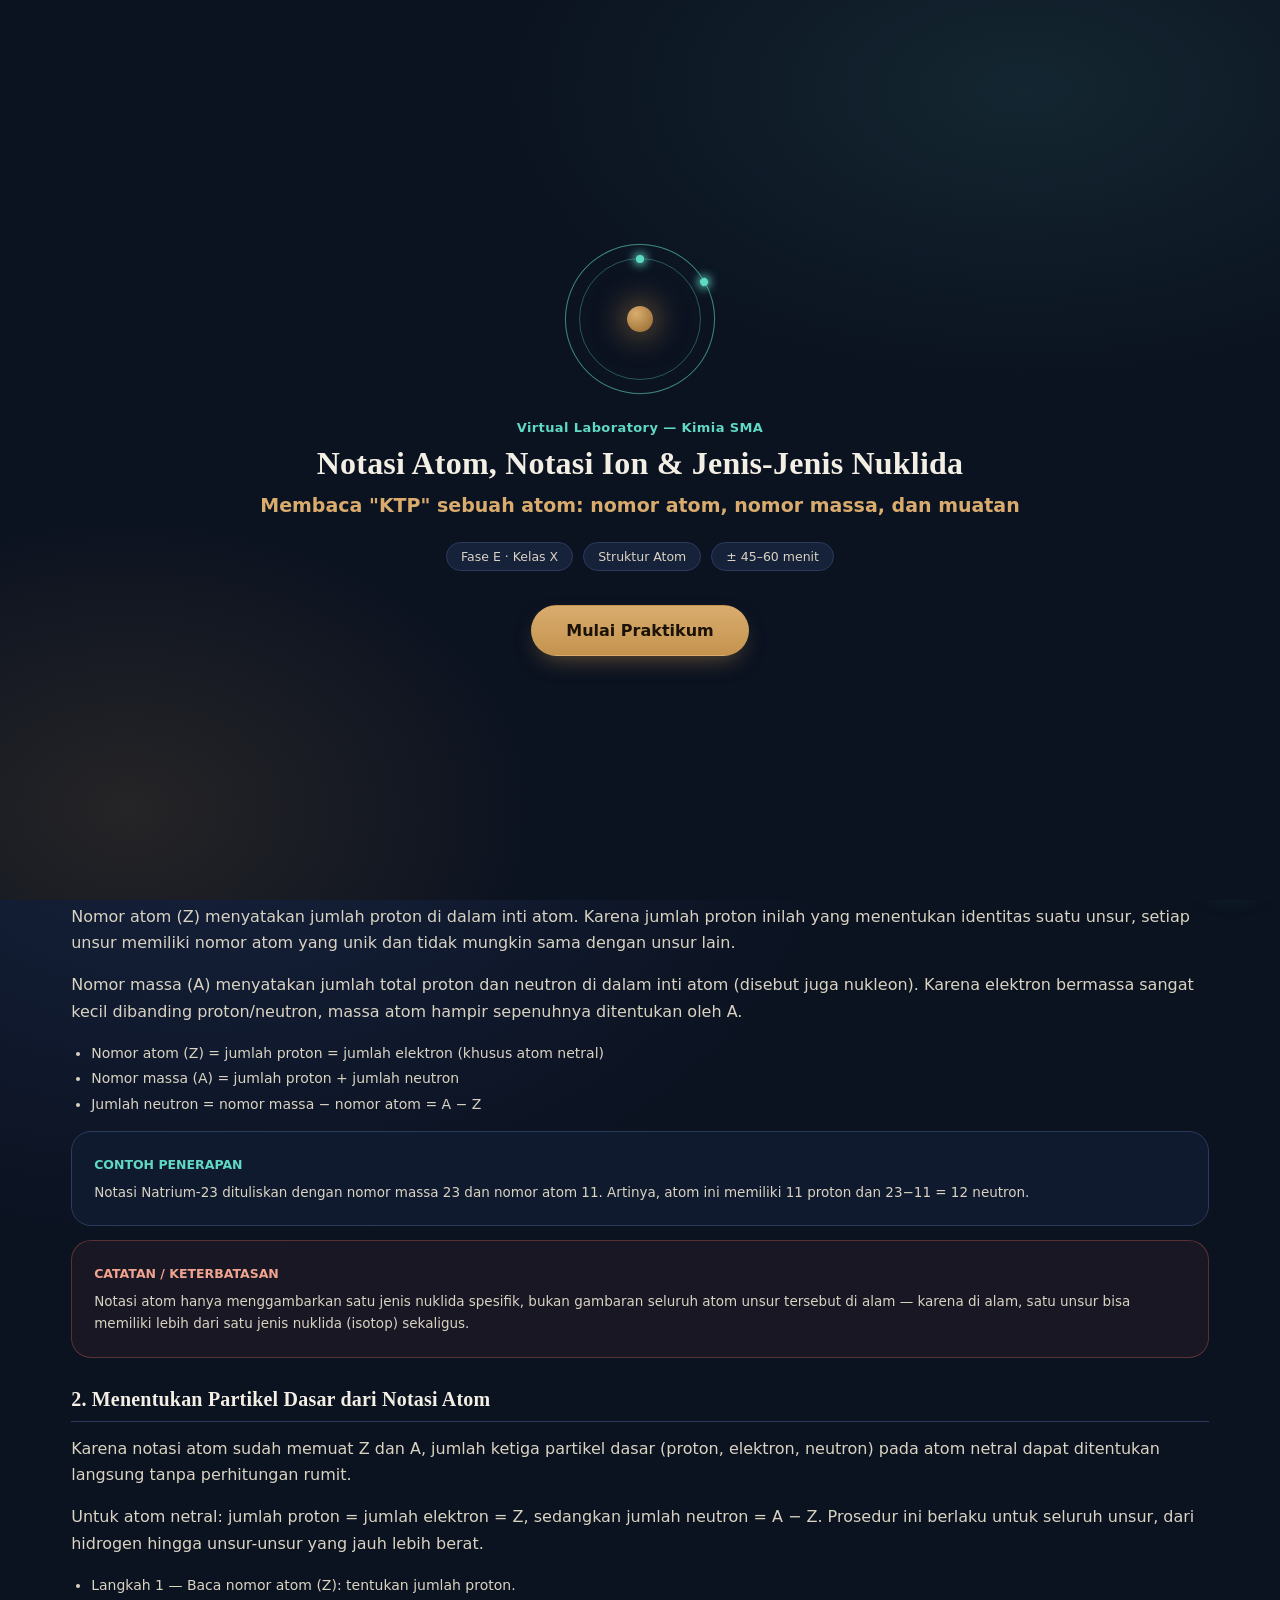
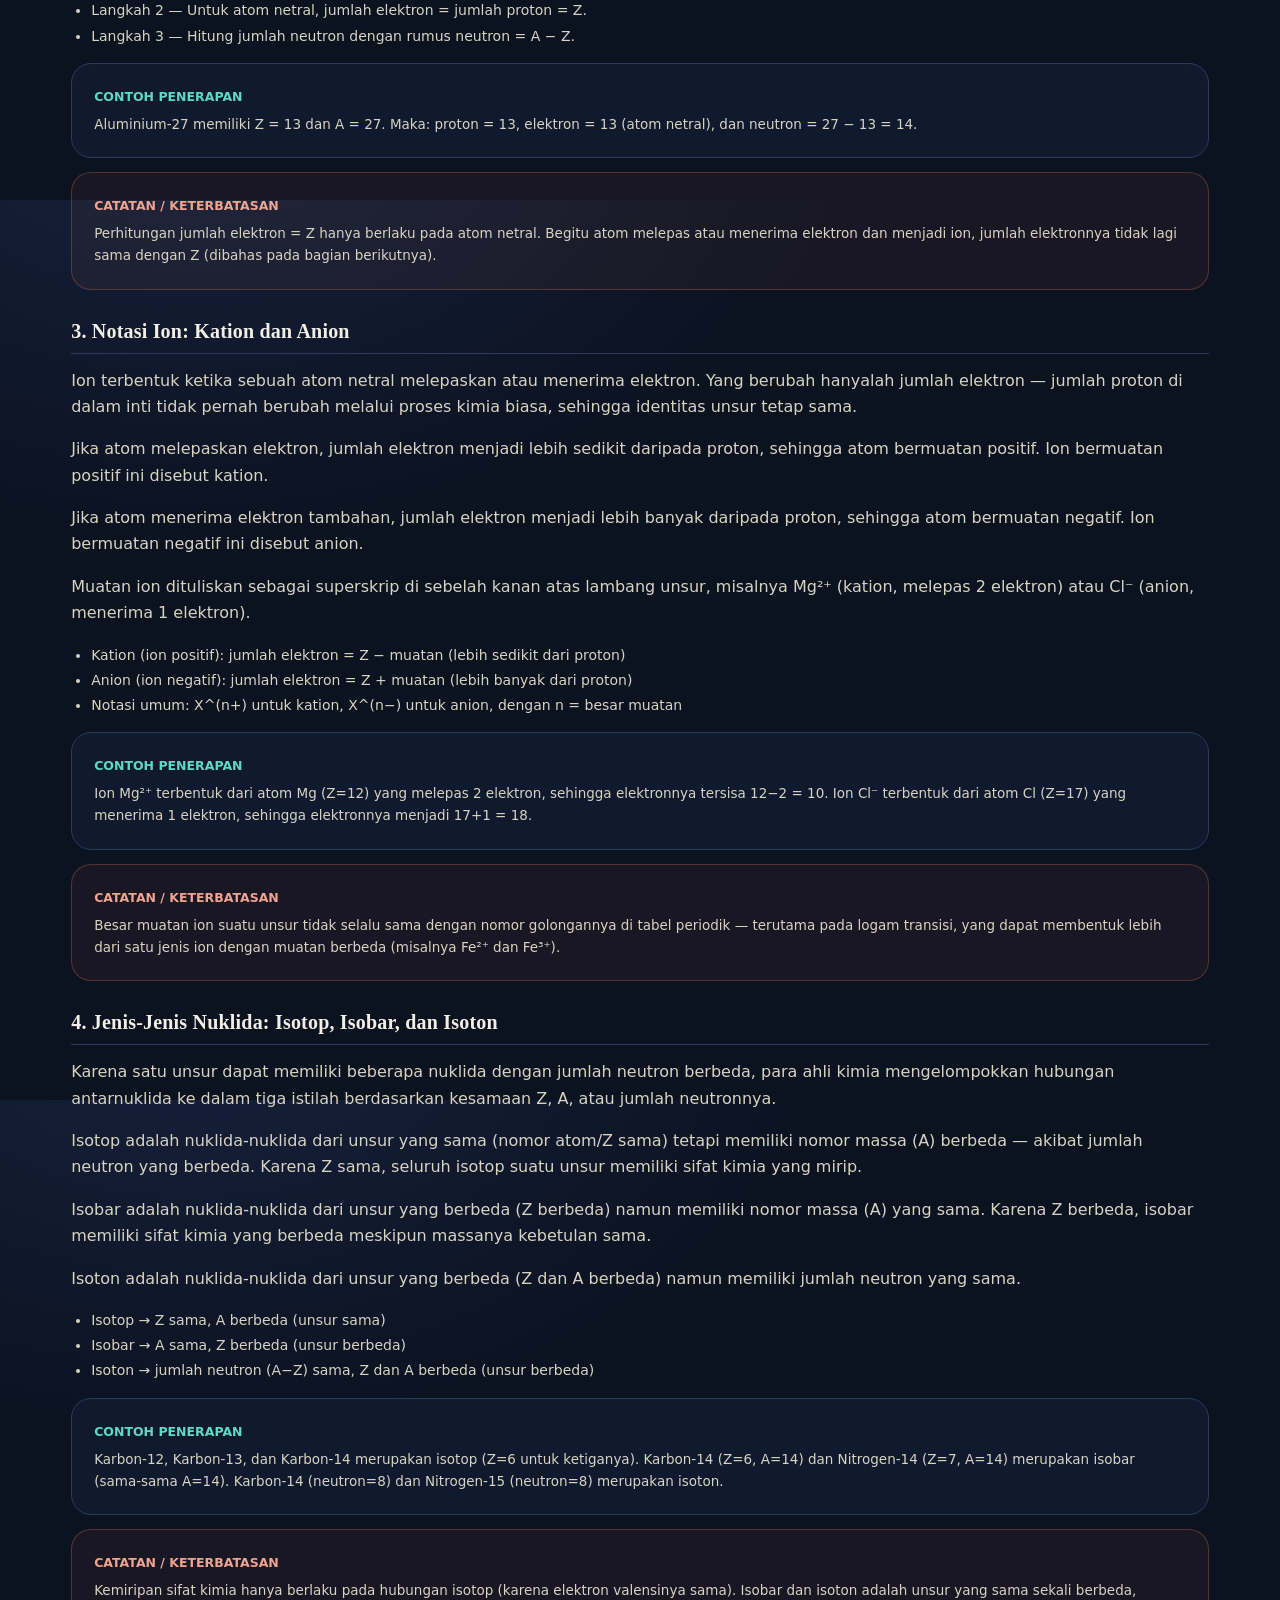
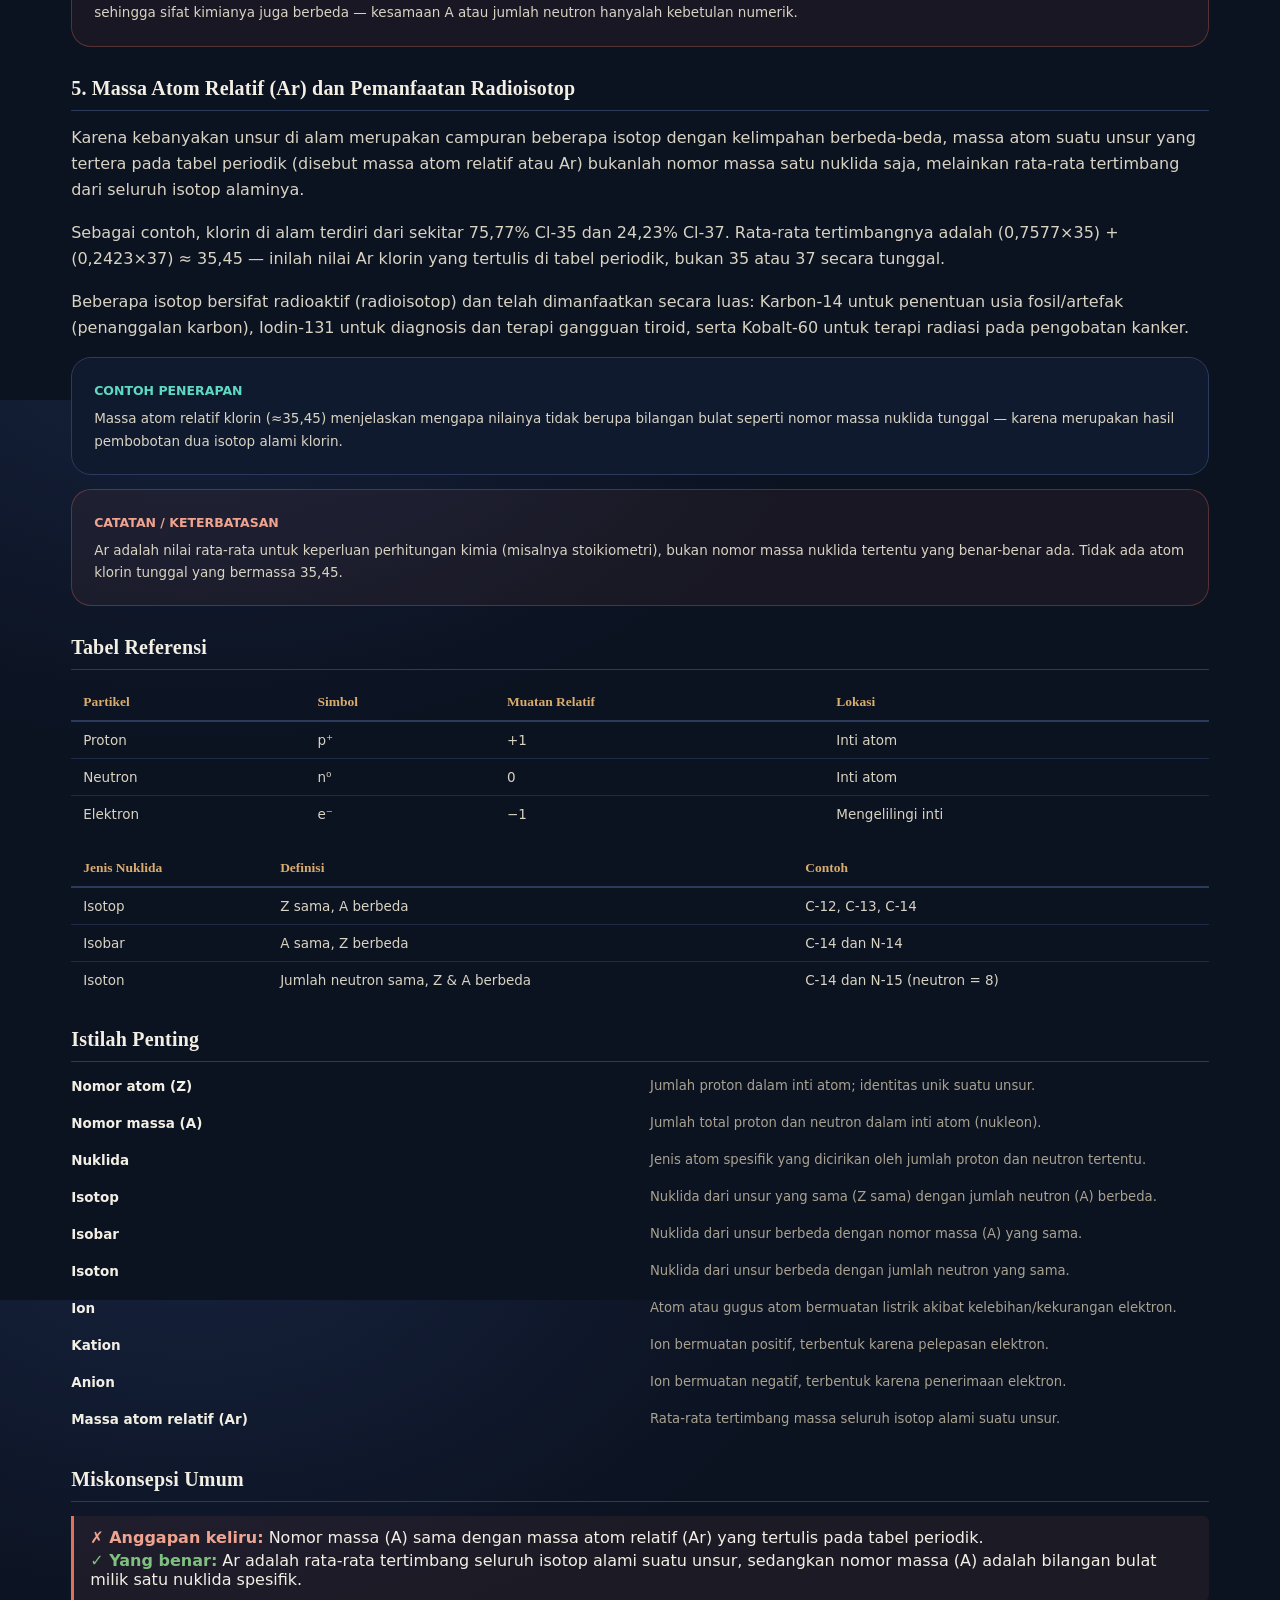
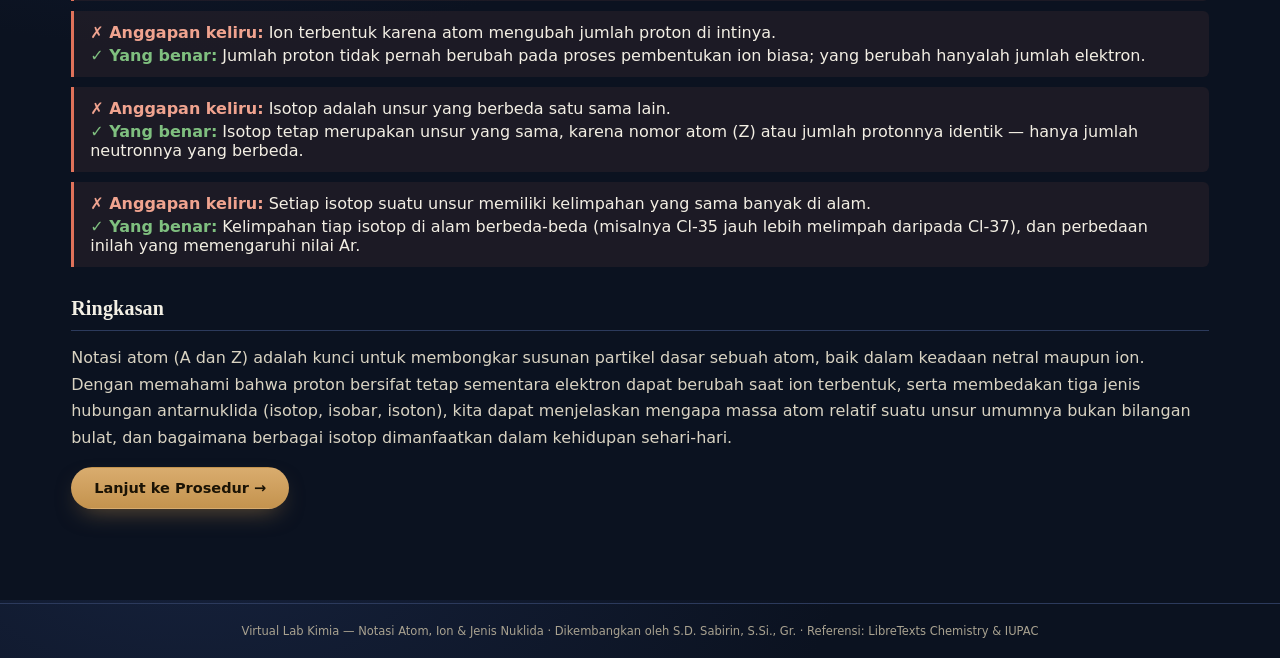
<file: 02-notasi-atom-ion-nuklida.html>
<!DOCTYPE html>
<html lang="id">
<head>
<meta charset="UTF-8">
<meta name="viewport" content="width=device-width, initial-scale=1.0, viewport-fit=cover">
<title>Virtual Lab Kimia — Notasi Atom, Notasi Ion &amp; Jenis-Jenis Nuklida</title>
<meta name="description" content="Laboratorium virtual interaktif Kimia SMA Kelas X: notasi atom, notasi ion, dan jenis-jenis nuklida (isotop, isobar, isoton).">

<style>
/* =========================================================================
   DESIGN TOKENS — konsisten dengan seri Virtual Lab Struktur Atom
   (tema "Instrumen Penemuan": biru malam, kuningan instrumen, pendar fosfor)
   ========================================================================= */
:root{
  --ink-950:#0B1220; --ink-900:#101A2E; --ink-800:#16213A; --ink-700:#1F2C48; --ink-600:#2C3A5C;
  --brass-500:#C4934E; --brass-400:#D9AC6E; --brass-700:#93672F;
  --phosphor-500:#5FD9C4; --phosphor-300:#9EEBDC;
  --ember-500:#E0725A; --ember-300:#F0A38F;
  --leaf-500:#7FBF7F;
  --paper-100:#F3EFE4; --paper-300:#D9D3C2; --paper-500:#A9A290;
  --serif:"Fraunces","Iowan Old Style",Georgia,serif;
  --sans:"Inter","Segoe UI",system-ui,-apple-system,sans-serif;
  --mono:"IBM Plex Mono","SFMono-Regular",Consolas,monospace;
  --radius-s:6px; --radius-m:12px; --radius-l:20px;
  --shadow-deep:0 20px 50px -20px rgba(0,0,0,.6);
  --ease:cubic-bezier(.22,.61,.36,1);
}
*,*::before,*::after{ box-sizing:border-box; }
html,body{ height:100%; }
body{ margin:0; font-family:var(--sans); background:radial-gradient(1200px 800px at 15% -10%, #16223d 0%, var(--ink-950) 55%); color:var(--paper-100); -webkit-font-smoothing:antialiased; overflow-x:hidden; }
h1,h2,h3,h4{ font-family:var(--serif); font-weight:600; margin:0 0 .4em; letter-spacing:.2px; }
p{ margin:0 0 1em; line-height:1.65; color:var(--paper-300); }
a{ color:var(--phosphor-500); }
button{ font-family:inherit; }
::selection{ background:var(--brass-500); color:var(--ink-950); }
@media (prefers-reduced-motion: reduce){ *{ animation-duration:.001ms !important; animation-iteration-count:1 !important; transition-duration:.001ms !important; } }
body.reduce-motion *{ animation:none !important; transition:none !important; }
:focus-visible{ outline:2px solid var(--phosphor-500); outline-offset:3px; border-radius:4px; }
::-webkit-scrollbar{ width:10px; height:10px; }
::-webkit-scrollbar-track{ background:transparent; }
::-webkit-scrollbar-thumb{ background:var(--ink-600); border-radius:10px; }
::-webkit-scrollbar-thumb:hover{ background:var(--brass-700); }
.visually-hidden{ position:absolute !important; width:1px;height:1px; padding:0;margin:-1px; overflow:hidden; clip:rect(0,0,0,0); white-space:nowrap; border:0; }
.skip-link{ position:absolute; left:12px; top:-60px; background:var(--brass-500); color:var(--ink-950); padding:10px 16px; border-radius:var(--radius-s); z-index:999; font-weight:600; transition:top .2s var(--ease); }
.skip-link:focus{ top:12px; }

#app{ min-height:100vh; display:flex; flex-direction:column; }
.appbar{ display:flex; align-items:center; gap:16px; padding:10px 22px; background:linear-gradient(180deg, rgba(16,26,46,.96), rgba(16,26,46,.88)); border-bottom:1px solid var(--ink-600); position:sticky; top:0; z-index:60; backdrop-filter:blur(6px); }
.appbar__brand{ display:flex; align-items:center; gap:10px; margin-right:auto; }
.appbar__mark{ width:34px;height:34px; border-radius:50%; background:radial-gradient(circle at 32% 28%, var(--phosphor-300), var(--phosphor-500) 45%, #1a6f60 100%); box-shadow:0 0 16px -2px var(--phosphor-500); flex:none; }
.appbar__title{ font-family:var(--serif); font-size:15px; line-height:1.1; }
.appbar__title small{ display:block; font-family:var(--sans); font-size:11px; color:var(--paper-500); font-weight:500; }
.tabs{ display:flex; gap:4px; overflow-x:auto; scrollbar-width:none; }
.tabs::-webkit-scrollbar{ display:none; }
.tab-btn{ border:1px solid transparent; background:transparent; color:var(--paper-500); padding:9px 14px; border-radius:999px; font-size:13.5px; font-weight:600; cursor:pointer; white-space:nowrap; display:flex; align-items:center; gap:7px; transition:background .18s var(--ease), color .18s var(--ease), border-color .18s var(--ease); }
.tab-btn .tab-num{ width:18px;height:18px;border-radius:50%; background:var(--ink-700); color:var(--paper-500); font-size:10px; display:grid; place-items:center; font-family:var(--mono); flex:none; }
.tab-btn:hover{ color:var(--paper-100); background:var(--ink-800); }
.tab-btn[aria-selected="true"]{ color:var(--ink-950); background:var(--brass-500); }
.tab-btn[aria-selected="true"] .tab-num{ background:rgba(11,18,32,.25); color:var(--ink-950); }
.tab-btn[disabled]{ opacity:.35; cursor:not-allowed; }
.tab-btn[disabled]:hover{ background:transparent; color:var(--paper-500); }
.appbar__actions{ display:flex; align-items:center; gap:8px; }
.icon-btn{ width:36px;height:36px; border-radius:50%; border:1px solid var(--ink-600); background:var(--ink-800); color:var(--paper-300); display:grid; place-items:center; cursor:pointer; font-size:15px; transition:border-color .18s var(--ease), color .18s var(--ease), transform .12s var(--ease); }
.icon-btn:hover{ border-color:var(--brass-500); color:var(--brass-400); }
.icon-btn:active{ transform:scale(.94); }
.icon-btn[aria-pressed="false"]{ opacity:.5; }
.progress-rail{ height:3px; background:var(--ink-700); position:relative; }
.progress-rail__fill{ height:100%; background:linear-gradient(90deg, var(--brass-700), var(--brass-500), var(--phosphor-500)); width:0%; transition:width .4s var(--ease); }
main{ flex:1; position:relative; }
.view{ display:none; padding:28px clamp(16px,4vw,56px) 64px; max-width:1240px; margin:0 auto; animation:viewIn .35s var(--ease); }
.view.is-active{ display:block; }
@keyframes viewIn{ from{ opacity:0; transform:translateY(6px);} to{opacity:1; transform:none;} }
.view-head{ margin-bottom:26px; }
.eyebrow-plain{ font-size:12.5px; color:var(--phosphor-500); font-weight:600; margin-bottom:6px; }
.view-head h2{ font-size:clamp(24px,3.4vw,34px); }
.view-head p{ max-width:640px; }
.card{ background:linear-gradient(180deg, var(--ink-800), var(--ink-900)); border:1px solid var(--ink-600); border-radius:var(--radius-l); padding:22px; }
.grid-2{ display:grid; grid-template-columns:1fr 1fr; gap:20px; }
.grid-3{ display:grid; grid-template-columns:repeat(3,1fr); gap:18px; }
@media (max-width:900px){ .grid-2,.grid-3{ grid-template-columns:1fr; } }

.btn{ display:inline-flex; align-items:center; gap:8px; justify-content:center; padding:12px 22px; border-radius:999px; border:1px solid transparent; cursor:pointer; font-weight:600; font-size:14.5px; transition:transform .14s var(--ease), box-shadow .2s var(--ease), background .18s; }
.btn:active{ transform:scale(.97); }
.btn--primary{ background:linear-gradient(180deg, var(--brass-400), var(--brass-500)); color:#1B1305; box-shadow:0 10px 24px -10px rgba(196,147,78,.55); }
.btn--primary:hover{ box-shadow:0 14px 30px -10px rgba(196,147,78,.7); }
.btn--ghost{ background:transparent; border-color:var(--ink-600); color:var(--paper-100); }
.btn--ghost:hover{ border-color:var(--brass-500); color:var(--brass-400); }
.btn--danger{ background:transparent; border-color:var(--ember-500); color:var(--ember-300); }
.btn--danger:hover{ background:rgba(224,114,90,.12); }
.btn[disabled]{ opacity:.4; cursor:not-allowed; }
.btn--sm{ padding:8px 16px; font-size:13px; }
.btn--block{ width:100%; }

label{ display:block; font-size:13px; font-weight:600; color:var(--paper-300); margin-bottom:6px; }
input[type="text"], input[type="number"], select, textarea{ width:100%; background:var(--ink-950); border:1px solid var(--ink-600); color:var(--paper-100); padding:11px 13px; border-radius:var(--radius-s); font-size:14.5px; font-family:inherit; }
textarea{ resize:vertical; min-height:76px; line-height:1.5; }
input:focus, select:focus, textarea:focus{ border-color:var(--phosphor-500); }
.field{ margin-bottom:16px; }
.field-row{ display:grid; grid-template-columns:1fr 1fr; gap:14px; }
@media (max-width:640px){ .field-row{ grid-template-columns:1fr; } }
.hint{ font-size:12px; color:var(--paper-500); margin-top:5px; }

#splash{ position:fixed; inset:0; z-index:200; display:flex; align-items:center; justify-content:center; background:radial-gradient(900px 500px at 80% 10%, rgba(95,217,196,.10), transparent 60%), radial-gradient(700px 500px at 10% 90%, rgba(196,147,78,.14), transparent 60%), var(--ink-950); padding:24px; text-align:center; transition:opacity .5s var(--ease), visibility .5s; }
#splash.is-hidden{ opacity:0; visibility:hidden; pointer-events:none; }
.splash__orbit{ position:relative; width:150px;height:150px; margin:0 auto 26px; }
.splash__nucleus{ position:absolute; inset:0; margin:auto; width:26px;height:26px;border-radius:50%; background:radial-gradient(circle at 35% 30%, var(--brass-400), var(--brass-700)); box-shadow:0 0 30px 4px rgba(196,147,78,.55); }
.splash__ring{ position:absolute; inset:0; border:1px solid rgba(95,217,196,.35); border-radius:50%; }
.splash__ring:nth-child(2){ inset:14px; animation:spin 6s linear infinite; }
.splash__ring:nth-child(3){ inset:0; transform:rotate(60deg); animation:spin 9s linear infinite reverse; }
.splash__ring:nth-child(4){ inset:0; transform:rotate(-60deg); animation:spin 12s linear infinite; }
.splash__electron{ position:absolute; width:8px;height:8px;border-radius:50%; background:var(--phosphor-500); box-shadow:0 0 10px 2px var(--phosphor-500); top:-4px; left:50%; margin-left:-4px; }
@keyframes spin{ to{ transform:rotate(360deg); } }
body.reduce-motion .splash__ring{ animation:none; }
.splash__eyebrow{ letter-spacing:.4px; color:var(--phosphor-500); font-weight:700; font-size:13px; margin-bottom:10px; }
.splash h1{ font-size:clamp(28px,5vw,46px); max-width:760px; margin:0 auto 10px; }
.splash__topic{ color:var(--brass-400); font-weight:600; font-size:clamp(15px,2vw,19px); margin-bottom:26px; }
.splash__meta{ display:flex; gap:10px; justify-content:center; flex-wrap:wrap; margin-bottom:34px; }
.chip{ border:1px solid var(--ink-600); border-radius:999px; padding:6px 14px; font-size:12.5px; color:var(--paper-300); background:var(--ink-800); }

.modal-scrim{ position:fixed; inset:0; background:rgba(6,9,16,.72); z-index:210; display:flex; align-items:center; justify-content:center; padding:20px; }
.modal-scrim[hidden]{ display:none; }
.modal{ background:var(--ink-900); border:1px solid var(--ink-600); border-radius:var(--radius-l); max-width:460px; width:100%; padding:28px; box-shadow:var(--shadow-deep); }
.modal h2{ font-size:22px; }

.theory-toc{ display:flex; flex-wrap:wrap; gap:8px; margin-bottom:22px; }
.toc-pill{ border:1px solid var(--ink-600); background:var(--ink-800); color:var(--paper-300); padding:7px 13px; border-radius:999px; font-size:12.5px; cursor:pointer; font-weight:600; }
.toc-pill:hover{ border-color:var(--brass-500); color:var(--brass-400); }
.theory-section{ margin-bottom:30px; scroll-margin-top:90px; }
.theory-section h3{ font-size:20px; border-bottom:1px solid var(--ink-600); padding-bottom:10px; margin-bottom:14px; }
.term-list{ display:grid; grid-template-columns:1fr 1fr; gap:10px 20px; }
.term-list dt{ font-weight:700; color:var(--paper-100); font-size:13.5px; }
.term-list dd{ margin:0 0 12px; color:var(--paper-500); font-size:13.2px; }
@media (max-width:700px){ .term-list{ grid-template-columns:1fr; } }
.misconception{ border-left:3px solid var(--ember-500); background:rgba(224,114,90,.08); border-radius:0 var(--radius-s) var(--radius-s) 0; padding:12px 16px; margin-bottom:10px; }
.misconception b{ color:var(--ember-300); }
table.data-table{ width:100%; border-collapse:collapse; font-size:13.5px; }
table.data-table th{ text-align:left; font-family:var(--serif); font-weight:600; color:var(--brass-400); padding:10px 12px; border-bottom:2px solid var(--ink-600); }
table.data-table td{ padding:10px 12px; border-bottom:1px solid var(--ink-700); color:var(--paper-300); }
table.data-table tr:last-child td{ border-bottom:none; }
.table-wrap{ overflow-x:auto; }

/* Notation badge — anatomi notasi atom/ion */
.notation-badge{ display:inline-flex; align-items:center; }
.notation-stack{ display:flex; flex-direction:column; font-family:var(--mono); font-size:13px; line-height:1.05; text-align:right; margin-right:5px; }
.notation-mass{ color:var(--phosphor-500); font-weight:700; }
.notation-atomic{ color:var(--brass-400); font-weight:700; }
.notation-symbol{ font-family:var(--serif); font-size:32px; font-weight:700; color:var(--paper-100); }
.notation-charge{ align-self:flex-start; font-family:var(--mono); font-size:13px; color:var(--ember-300); font-weight:700; margin-left:3px; margin-top:-4px; }
.notation-badge.lg .notation-symbol{ font-size:52px; }
.notation-badge.lg .notation-stack{ font-size:16px; margin-right:8px; }
.notation-badge.lg .notation-charge{ font-size:16px; }

.anatomy-diagram{ display:flex; align-items:center; justify-content:center; gap:26px; flex-wrap:wrap; padding:26px; background:var(--ink-950); border:1px solid var(--ink-700); border-radius:var(--radius-m); margin:16px 0; }
.anatomy-label{ display:flex; flex-direction:column; align-items:center; gap:6px; font-size:11.5px; color:var(--paper-500); text-align:center; max-width:150px; }
.anatomy-label b{ color:var(--paper-100); font-size:12.5px; }
.anatomy-arrow{ color:var(--ink-600); font-size:20px; }

.proc-tabs{ display:flex; gap:10px; margin-bottom:20px; flex-wrap:wrap; }
.proc-tab{ border:1px solid var(--ink-600); background:var(--ink-800); color:var(--paper-300); padding:10px 16px; border-radius:var(--radius-m); cursor:pointer; font-weight:600; font-size:13.5px; text-align:left; }
.proc-tab[aria-selected="true"]{ border-color:var(--brass-500); color:var(--brass-400); background:rgba(196,147,78,.09); }
.step-list{ counter-reset:step; }
.step{ display:grid; grid-template-columns:40px 1fr; gap:16px; padding:16px 0; border-bottom:1px solid var(--ink-700); opacity:.5; }
.step.is-unlocked{ opacity:1; }
.step:last-child{ border-bottom:none; }
.step__num{ width:34px;height:34px;border-radius:50%; background:var(--ink-700); color:var(--paper-500); display:grid; place-items:center; font-family:var(--mono); font-weight:700; font-size:13px; }
.step.is-unlocked .step__num{ background:var(--brass-500); color:#1B1305; }
.step.is-done .step__num{ background:var(--leaf-500); color:#0c2410; }
.step h4{ font-size:15.5px; margin-bottom:6px; }
.step__meta{ display:flex; gap:16px; flex-wrap:wrap; font-size:12.5px; color:var(--paper-500); margin:8px 0; }
.step__meta span{ display:flex; gap:5px; align-items:center; }
.step__meta b{ color:var(--paper-300); font-weight:600; }
.step-actions{ margin-top:10px; }
.progress-track{ height:8px; background:var(--ink-700); border-radius:99px; overflow:hidden; margin-bottom:20px; }
.progress-track__fill{ height:100%; background:linear-gradient(90deg, var(--brass-500), var(--phosphor-500)); width:0%; transition:width .4s var(--ease); }

.sim-shell{ display:grid; grid-template-columns:300px 1fr; gap:20px; }
@media (max-width:980px){ .sim-shell{ grid-template-columns:1fr; } }
.sim-panel{ display:flex; flex-direction:column; gap:16px; }
.sim-stage{ position:relative; border-radius:var(--radius-l); border:1px solid var(--ink-600); background:radial-gradient(ellipse at 50% 30%, #0e1a30 0%, #060a14 72%); overflow:hidden; min-height:440px; }
.sim-stage canvas{ display:block; width:100%; height:100%; }
.sim-toolbar{ display:flex; flex-wrap:wrap; gap:8px; padding:12px 16px; border-top:1px solid var(--ink-600); background:rgba(11,18,32,.7); }
.mode-switch{ display:flex; gap:6px; background:var(--ink-800); border:1px solid var(--ink-600); border-radius:999px; padding:4px; }
.mode-switch button{ border:none; background:transparent; color:var(--paper-500); padding:6px 12px; border-radius:999px; font-size:12px; font-weight:700; cursor:pointer; }
.mode-switch button[aria-pressed="true"]{ background:var(--phosphor-500); color:#04211c; }
.readout{ display:grid; grid-template-columns:1fr 1fr; gap:8px; font-family:var(--mono); font-size:12.5px; }
.readout div{ background:var(--ink-950); border:1px solid var(--ink-700); border-radius:var(--radius-s); padding:8px 10px; }
.readout b{ display:block; color:var(--phosphor-500); font-size:10.5px; letter-spacing:.4px; margin-bottom:2px; font-family:var(--sans); }
.readout span{ color:var(--paper-100); font-size:14px; }
.slider-field{ margin-bottom:14px; }
.slider-field .val{ float:right; font-family:var(--mono); color:var(--brass-400); font-size:12.5px; }
input[type="range"]{ width:100%; accent-color:var(--brass-500); }
.control-row{ display:flex; gap:8px; flex-wrap:wrap; }
.legend{ display:flex; flex-direction:column; gap:6px; font-size:12px; color:var(--paper-500); }
.legend span{ display:inline-flex; align-items:center; gap:7px; }
.legend i{ width:10px;height:10px;border-radius:50%; display:inline-block; }
.sim-note{ font-size:12.5px; background:rgba(95,217,196,.08); border:1px solid rgba(95,217,196,.25); border-radius:var(--radius-s); padding:10px 12px; color:var(--paper-300); }

/* Stepper (builder controls) */
.stepper-field{ margin-bottom:16px; }
.stepper-row{ display:flex; align-items:center; gap:10px; }
.stepper-btn{ width:34px;height:34px; border-radius:50%; border:1px solid var(--ink-600); background:var(--ink-800); color:var(--paper-100); font-size:17px; font-weight:700; cursor:pointer; display:grid; place-items:center; flex:none; }
.stepper-btn:hover{ border-color:var(--brass-500); color:var(--brass-400); }
.stepper-btn:active{ transform:scale(.92); }
.stepper-val{ flex:1; text-align:center; font-family:var(--mono); font-size:18px; color:var(--paper-100); background:var(--ink-950); border:1px solid var(--ink-700); border-radius:var(--radius-s); padding:7px 0; }

/* Nuclide classifier result */
.verdict{ text-align:center; padding:14px; border-radius:var(--radius-m); border:1px solid var(--ink-600); background:var(--ink-950); }
.verdict.is-related{ border-color:var(--leaf-500); background:rgba(127,191,127,.08); }
.verdict-title{ font-family:var(--serif); font-size:22px; color:var(--brass-400); margin-bottom:4px; }
.verdict.is-related .verdict-title{ color:var(--leaf-500); }
.verdict-desc{ font-size:12.5px; color:var(--paper-300); }

.lkpd-section{ margin-bottom:24px; }
.lkpd-section h3{ font-size:16px; display:flex; align-items:center; gap:8px; }
.lkpd-section h3 em{ font-style:normal; font-family:var(--mono); font-size:11px; color:var(--paper-500); background:var(--ink-700); padding:3px 8px; border-radius:5px; }
.obs-table td, .obs-table th{ padding:8px; }
.obs-table input{ padding:7px 9px; font-size:13px; }
.add-row-btn{ margin-top:8px; }
.lkpd-toolbar{ display:flex; gap:10px; flex-wrap:wrap; position:sticky; bottom:14px; z-index:5; background:var(--ink-900); border:1px solid var(--ink-600); padding:12px; border-radius:var(--radius-m); box-shadow:var(--shadow-deep); }
.save-status{ font-size:12px; color:var(--paper-500); align-self:center; margin-left:auto; }

.quiz-progress{ display:flex; align-items:center; gap:12px; margin-bottom:22px; }
.quiz-progress .progress-track{ flex:1; margin:0; }
.quiz-meta{ font-family:var(--mono); font-size:12.5px; color:var(--paper-500); white-space:nowrap; }
.q-card{ margin-bottom:18px; }
.q-tag{ display:inline-block; font-size:10.5px; font-weight:700; letter-spacing:.3px; padding:3px 9px; border-radius:999px; margin-bottom:12px; }
.q-tag.lots{ background:rgba(127,191,127,.16); color:var(--leaf-500); }
.q-tag.mots{ background:rgba(196,147,78,.18); color:var(--brass-400); }
.q-tag.hots{ background:rgba(224,114,90,.18); color:var(--ember-300); }
.q-stem{ font-size:15.5px; color:var(--paper-100); margin-bottom:14px; font-weight:500; line-height:1.55; }
.opt{ display:flex; gap:11px; align-items:flex-start; padding:12px 14px; border:1px solid var(--ink-600); border-radius:var(--radius-m); margin-bottom:9px; cursor:pointer; transition:border-color .15s, background .15s; }
.opt:hover{ border-color:var(--brass-500); }
.opt input{ margin-top:3px; accent-color:var(--brass-500); flex:none; }
.opt span{ font-size:14px; color:var(--paper-300); }
.opt.is-correct{ border-color:var(--leaf-500); background:rgba(127,191,127,.09); }
.opt.is-wrong{ border-color:var(--ember-500); background:rgba(224,114,90,.09); }
.q-explain{ display:none; margin-top:12px; padding:12px 14px; border-radius:var(--radius-s); background:var(--ink-950); border:1px solid var(--ink-700); font-size:13px; color:var(--paper-300); }
.q-explain.is-visible{ display:block; }
.q-explain b{ color:var(--phosphor-500); }
.short-answer-input{ margin-top:6px; }
.result-hero{ text-align:center; padding:38px 22px; }
.result-score{ font-family:var(--serif); font-size:56px; color:var(--brass-400); }
.badge-row{ display:flex; gap:10px; justify-content:center; flex-wrap:wrap; margin-top:18px; }
.badge{ display:flex; flex-direction:column; align-items:center; gap:6px; width:96px; opacity:.3; }
.badge.is-earned{ opacity:1; }
.badge i{ width:44px;height:44px;border-radius:50%; background:radial-gradient(circle at 35% 30%, var(--brass-400), var(--brass-700)); display:grid; place-items:center; font-style:normal; font-size:18px; }
.badge span{ font-size:10.5px; text-align:center; color:var(--paper-500); font-weight:600; }

.dev-card{ display:grid; grid-template-columns:180px 1fr; gap:26px; align-items:start; }
@media (max-width:640px){ .dev-card{ grid-template-columns:1fr; } }
.dev-photo{ width:180px;height:180px; border-radius:var(--radius-l); overflow:hidden; border:1px solid var(--ink-600); background:var(--ink-700); }
.dev-photo svg{ width:100%; height:100%; display:block; }
.dev-competency{ display:flex; flex-wrap:wrap; gap:8px; margin-top:14px; }

.assistant-fab{ position:fixed; right:20px; bottom:20px; z-index:150; width:56px;height:56px; border-radius:50%; background:linear-gradient(160deg, var(--phosphor-300), var(--phosphor-500)); border:none; cursor:pointer; box-shadow:0 14px 30px -10px rgba(95,217,196,.6); font-size:22px; display:grid; place-items:center; color:#052c25; }
.assistant-panel{ position:fixed; right:20px; bottom:88px; width:min(340px, calc(100vw - 40px)); max-height:60vh; z-index:150; background:var(--ink-900); border:1px solid var(--ink-600); border-radius:var(--radius-l); box-shadow:var(--shadow-deep); display:flex; flex-direction:column; overflow:hidden; }
.assistant-panel[hidden]{ display:none; }
.assistant-head{ padding:14px 16px; border-bottom:1px solid var(--ink-600); display:flex; justify-content:space-between; align-items:center; }
.assistant-head h4{ margin:0; font-size:14.5px; }
.assistant-body{ padding:14px 16px; overflow-y:auto; flex:1; display:flex; flex-direction:column; gap:10px; font-size:13px; }
.assistant-msg{ background:var(--ink-800); border-radius:var(--radius-s); padding:9px 11px; color:var(--paper-300); align-self:flex-start; max-width:88%; }
.assistant-msg.user{ background:var(--brass-700); color:#fff; align-self:flex-end; }
.assistant-chips{ display:flex; flex-wrap:wrap; gap:6px; padding:0 16px 14px; }
.assistant-chip{ font-size:11.5px; border:1px solid var(--ink-600); background:var(--ink-800); color:var(--paper-300); padding:6px 10px; border-radius:999px; cursor:pointer; }

#toast-region{ position:fixed; left:50%; bottom:24px; transform:translateX(-50%); z-index:300; display:flex; flex-direction:column; gap:8px; align-items:center; }
.toast{ background:var(--ink-800); border:1px solid var(--ink-600); color:var(--paper-100); padding:10px 18px; border-radius:999px; font-size:13px; box-shadow:var(--shadow-deep); animation:toastIn .25s var(--ease); }
.toast.success{ border-color:var(--leaf-500); }
.toast.error{ border-color:var(--ember-500); }
@keyframes toastIn{ from{ opacity:0; transform:translateY(10px);} }
footer.appfoot{ text-align:center; padding:20px; font-size:11.5px; color:var(--paper-500); border-top:1px solid var(--ink-600); }

@media (max-width:760px){
  .appbar{ flex-wrap:wrap; padding:10px 14px; row-gap:8px; }
  .appbar__brand{ margin-right:0; }
  .appbar__title small{ display:none; }
  .tabs{ order:3; width:100%; padding-top:2px; }
  .appbar__actions{ margin-left:auto; }
  .assistant-panel{ right:12px; left:12px; width:auto; bottom:80px; }
  .assistant-fab{ right:14px; bottom:14px; }
}
@media print{
  .appbar,.assistant-fab,.assistant-panel,footer.appfoot,.lkpd-toolbar,#splash,.modal-scrim,.progress-rail{ display:none !important; }
  body{ background:#fff; color:#111; }
  .view{ display:block !important; }
  main .view:not(#view-lkpd){ display:none !important; }
  .card{ border:1px solid #ccc; background:#fff; }
}
</style>
</head>
<body>
<a href="#main-content" class="skip-link">Lompat ke konten utama</a>

<div id="splash" role="dialog" aria-labelledby="splash-title">
  <div>
    <div class="splash__orbit" aria-hidden="true">
      <div class="splash__ring"></div>
      <div class="splash__ring"><span class="splash__electron"></span></div>
      <div class="splash__ring"><span class="splash__electron"></span></div>
      <div class="splash__nucleus"></div>
    </div>
    <div class="splash__eyebrow">Virtual Laboratory — Kimia SMA</div>
    <h1 id="splash-title">Notasi Atom, Notasi Ion &amp; Jenis-Jenis Nuklida</h1>
    <div class="splash__topic">Membaca "KTP" sebuah atom: nomor atom, nomor massa, dan muatan</div>
    <div class="splash__meta">
      <span class="chip">Fase E · Kelas X</span>
      <span class="chip">Struktur Atom</span>
      <span class="chip">± 45–60 menit</span>
    </div>
    <button class="btn btn--primary" id="btn-start" style="font-size:16px;padding:15px 34px;">Mulai Praktikum</button>
  </div>
</div>

<div class="modal-scrim" id="modal-identity" hidden>
  <form class="modal" id="form-identity" novalidate>
    <h2>Identitas Praktikan</h2>
    <p style="font-size:13px;">Data ini digunakan pada LKPD, evaluasi, dan rekap hasil belajarmu.</p>
    <div class="field"><label for="inp-nama">Nama Lengkap</label><input type="text" id="inp-nama" required autocomplete="name" placeholder="cth. Ahmad Zaki"></div>
    <div class="field-row">
      <div class="field"><label for="inp-kelas">Kelas</label><input type="text" id="inp-kelas" required placeholder="cth. X-4"></div>
      <div class="field"><label for="inp-id">No. Absen / ID</label><input type="text" id="inp-id" placeholder="cth. 17"></div>
    </div>
    <p class="hint" id="identity-error" style="color:var(--ember-300); display:none;">Nama dan kelas wajib diisi sebelum memulai.</p>
    <button type="submit" class="btn btn--primary btn--block">Simpan &amp; Masuk Laboratorium</button>
  </form>
</div>

<div id="app" hidden>
  <header class="appbar">
    <div class="appbar__brand">
      <div class="appbar__mark" aria-hidden="true"></div>
      <div class="appbar__title">Virtual Lab Kimia<small>Notasi Atom, Ion &amp; Jenis Nuklida</small></div>
    </div>
    <nav class="tabs" id="tabs" aria-label="Navigasi bagian praktikum" role="tablist"></nav>
    <div class="appbar__actions">
      <button class="icon-btn" id="btn-sound" aria-pressed="true" title="Suara ON/OFF" aria-label="Aktifkan atau matikan suara">🔊</button>
      <button class="icon-btn" id="btn-reduce-motion" aria-pressed="false" title="Kurangi animasi" aria-label="Kurangi animasi">✧</button>
      <button class="icon-btn" id="btn-print" title="Cetak LKPD" aria-label="Cetak LKPD">🖨</button>
    </div>
  </header>
  <div class="progress-rail"><div class="progress-rail__fill" id="global-progress"></div></div>

  <main id="main-content">

    <!-- ============================= TEORI ============================= -->
    <section class="view" id="view-teori" data-view="teori">
      <div class="view-head">
        <div class="eyebrow-plain">01 · Teori</div>
        <h2>Cara Membaca "Identitas" Sebuah Atom</h2>
        <p>Setiap atom punya "KTP" berupa notasi yang memuat nomor atom dan nomor massa. Dari notasi sesingkat itu, kita bisa mengetahui persis berapa proton, neutron, dan elektron yang dimilikinya — bahkan ketika atom tersebut berubah menjadi ion.</p>
      </div>

      <div class="card" style="margin-bottom:26px;">
        <h3 style="font-size:16px;margin-bottom:12px;">Tujuan Pembelajaran</h3>
        <ul id="tp-list" style="margin:0; padding-left:20px; color:var(--paper-300); font-size:14px; line-height:1.8;"></ul>
      </div>

      <div class="theory-toc" id="theory-toc" aria-label="Lompat ke subtopik teori"></div>

      <div class="anatomy-diagram">
        <div class="anatomy-label">
          <div class="notation-badge lg">
            <span class="notation-stack"><span class="notation-mass">23</span><span class="notation-atomic">11</span></span>
            <span class="notation-symbol">Na</span>
          </div>
          <b>Notasi Atom Netral</b>
          Angka atas = nomor massa (A) · Angka bawah = nomor atom (Z)
        </div>
        <div class="anatomy-arrow">→</div>
        <div class="anatomy-label">
          <div class="notation-badge lg">
            <span class="notation-stack"><span class="notation-mass">24</span><span class="notation-atomic">12</span></span>
            <span class="notation-symbol">Mg</span>
            <span class="notation-charge">2+</span>
          </div>
          <b>Notasi Ion (Kation)</b>
          Kehilangan 2 elektron → muatan 2+, jumlah proton tidak berubah
        </div>
        <div class="anatomy-arrow">→</div>
        <div class="anatomy-label">
          <div class="notation-badge lg">
            <span class="notation-stack"><span class="notation-mass">35</span><span class="notation-atomic">17</span></span>
            <span class="notation-symbol">Cl</span>
            <span class="notation-charge">−</span>
          </div>
          <b>Notasi Ion (Anion)</b>
          Menerima 1 elektron → muatan 1−
        </div>
      </div>

      <div id="theory-sections"></div>
    </section>

    <!-- ============================= PROSEDUR ============================= -->
    <section class="view" id="view-prosedur" data-view="prosedur">
      <div class="view-head">
        <div class="eyebrow-plain">02 · Prosedur</div>
        <h2>Langkah Kerja Praktikum</h2>
        <p>Pilih salah satu aktivitas untuk melihat urutan langkah kerjanya. Selesaikan langkah secara berurutan sebelum melanjutkan ke simulasi.</p>
      </div>
      <div class="proc-tabs" id="proc-tabs" role="tablist" aria-label="Pilih aktivitas"></div>
      <div class="progress-track"><div class="progress-track__fill" id="proc-progress"></div></div>
      <div class="card"><div class="step-list" id="proc-steps"></div></div>
    </section>

    <!-- ============================= SIMULASI ============================= -->
    <section class="view" id="view-simulasi" data-view="simulasi">
      <div class="view-head">
        <div class="eyebrow-plain">03 · Simulasi</div>
        <h2>Laboratorium Interaktif</h2>
        <p>Susun atom dan ion secara langsung, atau bandingkan dua nuklida untuk melihat hubungan isotop, isobar, maupun isoton.</p>
      </div>
      <div class="proc-tabs" id="sim-tabs" role="tablist" aria-label="Pilih simulasi" style="margin-bottom:18px;"></div>

      <div class="sim-shell">
        <div class="sim-panel">
          <div class="card" id="sim-controls"></div>
          <div class="card"><h4 style="font-size:13px; margin-bottom:10px;">Pembacaan Instrumen</h4><div class="readout" id="sim-readout"></div></div>
          <div class="card"><h4 style="font-size:13px; margin-bottom:10px;">Legenda</h4><div class="legend" id="sim-legend"></div></div>
        </div>
        <div>
          <div class="sim-stage" id="sim-stage"><canvas id="sim-canvas" role="img" aria-label="Kanvas simulasi laboratorium"></canvas></div>
          <div class="sim-toolbar">
            <div class="control-row"><button class="btn btn--danger btn--sm" id="sim-reset">↺ Reset</button></div>
            <div class="mode-switch" id="sim-mode-switch" role="group" aria-label="Mode tampilan"></div>
          </div>
          <p class="sim-note" id="sim-note" style="margin-top:14px;"></p>
        </div>
      </div>
    </section>

    <!-- ============================= LKPD ============================= -->
    <section class="view" id="view-lkpd" data-view="lkpd">
      <div class="view-head">
        <div class="eyebrow-plain">04 · LKPD Digital</div>
        <h2>Lembar Kerja Peserta Didik</h2>
        <p>Isi setiap bagian berdasarkan pengamatanmu pada simulasi. Data tersimpan otomatis di perangkatmu.</p>
      </div>
      <div class="card">
        <form id="form-lkpd">
          <div class="lkpd-section">
            <h3>A. Identitas <em>identitas</em></h3>
            <div class="field-row">
              <div class="field"><label>Nama</label><input type="text" id="lkpd-nama" readonly></div>
              <div class="field"><label>Kelas</label><input type="text" id="lkpd-kelas" readonly></div>
            </div>
          </div>
          <div class="lkpd-section">
            <h3>B. Tujuan <em>tujuan</em></h3>
            <p style="font-size:13.5px;">Menerapkan notasi atom dan ion untuk menentukan jumlah proton, elektron, dan neutron, serta mengklasifikasikan hubungan antarnuklida (isotop, isobar, isoton).</p>
          </div>
          <div class="lkpd-section">
            <h3>C. Prediksi <em>hipotesis</em></h3>
            <div class="field">
              <label for="lkpd-prediksi">Jika sebuah atom netral melepaskan 2 elektron, apa yang terjadi pada muatan dan jenis ionnya (kation/anion)? Tuliskan prediksimu sebelum mencoba di simulator.</label>
              <textarea id="lkpd-prediksi"></textarea>
            </div>
          </div>
          <div class="lkpd-section">
            <h3>D. Alat &amp; Bahan <em>otomatis</em></h3>
            <ul style="font-size:13.5px; color:var(--paper-300); padding-left:20px;">
              <li>Simulator Atom/Ion Builder virtual (pengatur proton, neutron, elektron)</li>
              <li>Simulator Pengklasifikasi Nuklida virtual (basis data 18 nuklida)</li>
              <li>Panel pembacaan instrumen (notasi, muatan, jenis ion/hubungan nuklida)</li>
            </ul>
          </div>
          <div class="lkpd-section">
            <h3>E. Pengamatan — Atom/Ion Builder <em>data</em></h3>
            <div class="table-wrap">
              <table class="data-table obs-table" id="obs-table-1">
                <thead><tr><th>Notasi Dibuat</th><th>Z (proton)</th><th>N (neutron)</th><th>E (elektron)</th><th>Muatan</th><th>Jenis</th></tr></thead>
                <tbody id="obs-tbody-1"></tbody>
              </table>
            </div>
            <button type="button" class="btn btn--ghost btn--sm add-row-btn" data-add="1">+ Tambah Baris</button>
          </div>
          <div class="lkpd-section">
            <h3>E2. Pengamatan — Pengklasifikasi Nuklida <em>data</em></h3>
            <div class="table-wrap">
              <table class="data-table obs-table" id="obs-table-2">
                <thead><tr><th>Nuklida 1</th><th>Nuklida 2</th><th>Selisih Z</th><th>Selisih A</th><th>Hubungan</th></tr></thead>
                <tbody id="obs-tbody-2"></tbody>
              </table>
            </div>
            <button type="button" class="btn btn--ghost btn--sm add-row-btn" data-add="2">+ Tambah Baris</button>
          </div>
          <div class="lkpd-section">
            <h3>F. Analisis <em>esai singkat</em></h3>
            <div class="field"><label for="lkpd-analisis1">1. Mengapa jumlah proton tidak pernah berubah ketika sebuah atom membentuk ion?</label><textarea id="lkpd-analisis1"></textarea></div>
            <div class="field"><label for="lkpd-analisis2">2. Jelaskan perbedaan mendasar antara isotop dan isobar berdasarkan hasil pengamatanmu.</label><textarea id="lkpd-analisis2"></textarea></div>
          </div>
          <div class="lkpd-section">
            <h3>G. Pertanyaan Pemandu <em>diskusi</em></h3>
            <div class="field"><label for="lkpd-q1">Mengapa isotop suatu unsur memiliki sifat kimia yang mirip, tetapi sifat fisika (seperti massa) yang berbeda?</label><textarea id="lkpd-q1"></textarea></div>
            <div class="field"><label for="lkpd-q2">Berikan satu contoh pemanfaatan isotop/radioisotop dalam kehidupan sehari-hari beserta penjelasan singkatnya.</label><textarea id="lkpd-q2"></textarea></div>
          </div>
          <div class="lkpd-section">
            <h3>H. Kesimpulan <em>ringkasan</em></h3>
            <div class="field"><label for="lkpd-kesimpulan">Tuliskan kesimpulan akhir praktikummu (kaitkan dengan tujuan pembelajaran).</label><textarea id="lkpd-kesimpulan" style="min-height:100px;"></textarea></div>
          </div>
          <div class="lkpd-section">
            <h3>I. Refleksi <em>metakognisi</em></h3>
            <div class="field"><label for="lkpd-refleksi">Bagian mana dari materi ini yang paling menantang bagimu, dan strategi apa yang kamu pakai untuk memahaminya?</label><textarea id="lkpd-refleksi"></textarea></div>
          </div>
          <div class="lkpd-toolbar">
            <button type="button" class="btn btn--primary btn--sm" id="lkpd-save">💾 Simpan</button>
            <button type="button" class="btn btn--ghost btn--sm" id="lkpd-print">🖨 Cetak / Simpan PDF</button>
            <button type="button" class="btn btn--danger btn--sm" id="lkpd-reset">↺ Reset LKPD</button>
            <span class="save-status" id="lkpd-status">Belum disimpan</span>
          </div>
        </form>
      </div>
    </section>

    <!-- ============================= EVALUASI ============================= -->
    <section class="view" id="view-evaluasi" data-view="evaluasi">
      <div class="view-head">
        <div class="eyebrow-plain">05 · Evaluasi</div>
        <h2>Uji Pemahaman</h2>
        <p>18 soal (LOTS–HOTS) untuk mengukur pemahamanmu tentang notasi atom, notasi ion, dan jenis-jenis nuklida.</p>
      </div>
      <div id="quiz-intro" class="card">
        <h3 style="font-size:17px;">Sebelum mulai</h3>
        <ul style="font-size:13.5px; color:var(--paper-300); padding-left:20px; line-height:1.8;">
          <li>18 soal: pilihan ganda, pilihan ganda kompleks (checkbox), isian singkat, dan analisis singkat.</li>
          <li>Beberapa soal memerlukan perhitungan sederhana (jumlah partikel dasar, massa atom relatif).</li>
          <li>Pembahasan setiap soal akan muncul setelah kamu menjawab.</li>
        </ul>
        <button class="btn btn--primary" id="quiz-begin" style="margin-top:8px;">Mulai Evaluasi</button>
      </div>
      <div id="quiz-body" hidden>
        <div class="quiz-progress">
          <div class="progress-track"><div class="progress-track__fill" id="quiz-progress-fill"></div></div>
          <span class="quiz-meta" id="quiz-progress-label">0 / 18 dijawab</span>
        </div>
        <div id="quiz-questions"></div>
        <button class="btn btn--primary btn--block" id="quiz-submit">Kumpulkan &amp; Lihat Skor</button>
      </div>
      <div id="quiz-result" hidden>
        <div class="card result-hero">
          <div style="font-size:13px; color:var(--paper-500); letter-spacing:.4px; text-transform:uppercase;">Skor Akhir</div>
          <div class="result-score" id="result-score">0</div>
          <p id="result-desc" style="max-width:440px;margin:10px auto 0;"></p>
          <div class="badge-row" id="badge-row"></div>
          <div style="margin-top:22px; display:flex; gap:10px; justify-content:center; flex-wrap:wrap;">
            <button class="btn btn--ghost btn--sm" id="quiz-review">Lihat Pembahasan</button>
            <button class="btn btn--danger btn--sm" id="quiz-retry">Ulangi Evaluasi</button>
          </div>
        </div>
      </div>
    </section>

    <!-- ============================= PROFIL PENGEMBANG ============================= -->
    <section class="view" id="view-profil" data-view="profil">
      <div class="view-head"><div class="eyebrow-plain">06 · Profil Pengembang</div><h2>Tentang Pengembang</h2></div>
      <div class="card dev-card">
        <div class="dev-photo" id="dev-photo"></div>
        <div>
          <h3 style="font-size:22px;">S.D. Sabirin, S.Si., Gr.</h3>
          <p style="color:var(--brass-400); font-weight:600; margin-bottom:14px;">Guru Kimia &amp; Pengembang Media Pembelajaran Digital</p>
          <p style="font-size:14px;">Mengajar Kimia di SMA Islam Al Azhar 5 Cirebon dan aktif membimbing siswa dalam kompetisi sains (LKTI, OPSI, dan OSN). Virtual lab ini dikembangkan sebagai bagian dari upaya menghadirkan pembelajaran Kimia yang kontekstual, interaktif, dan berbasis bukti eksperimen.</p>
          <div class="dev-competency">
            <span class="chip">Pendidikan Kimia</span>
            <span class="chip">Pengembangan Media Pembelajaran</span>
            <span class="chip">Pembimbingan Riset Siswa</span>
            <span class="chip">Deep Learning Pedagogy</span>
          </div>
        </div>
      </div>
    </section>

  </main>
  <footer class="appfoot">Virtual Lab Kimia — Notasi Atom, Ion &amp; Jenis Nuklida · Dikembangkan oleh S.D. Sabirin, S.Si., Gr. · Referensi: LibreTexts Chemistry &amp; IUPAC</footer>
</div>

<button class="assistant-fab" id="assistant-fab" aria-haspopup="dialog" aria-expanded="false" aria-controls="assistant-panel" aria-label="Buka asisten bantuan">?</button>
<div class="assistant-panel" id="assistant-panel" role="dialog" aria-label="Asisten Bantuan" hidden>
  <div class="assistant-head"><h4>Asisten Lab (berbasis aturan)</h4><button class="icon-btn" id="assistant-close" aria-label="Tutup asisten" style="width:28px;height:28px;">✕</button></div>
  <div class="assistant-body" id="assistant-body"></div>
  <div class="assistant-chips" id="assistant-chips"></div>
</div>

<div id="toast-region" aria-live="polite"></div>

<script>
/* =========================================================================
   1. LAB_DATA
   ========================================================================= */
const ELEMENTS = [
  {z:1,sym:"H",name:"Hidrogen"},{z:2,sym:"He",name:"Helium"},{z:3,sym:"Li",name:"Litium"},
  {z:4,sym:"Be",name:"Berilium"},{z:5,sym:"B",name:"Boron"},{z:6,sym:"C",name:"Karbon"},
  {z:7,sym:"N",name:"Nitrogen"},{z:8,sym:"O",name:"Oksigen"},{z:9,sym:"F",name:"Fluor"},
  {z:10,sym:"Ne",name:"Neon"},{z:11,sym:"Na",name:"Natrium"},{z:12,sym:"Mg",name:"Magnesium"},
  {z:13,sym:"Al",name:"Aluminium"},{z:14,sym:"Si",name:"Silikon"},{z:15,sym:"P",name:"Fosforus"},
  {z:16,sym:"S",name:"Belerang"},{z:17,sym:"Cl",name:"Klorin"},{z:18,sym:"Ar",name:"Argon"},
  {z:19,sym:"K",name:"Kalium"},{z:20,sym:"Ca",name:"Kalsium"}
];

const NUCLIDES = [
  {sym:"H", name:"Hidrogen-1", Z:1, A:1},
  {sym:"H", name:"Deuterium (H-2)", Z:1, A:2},
  {sym:"H", name:"Tritium (H-3)", Z:1, A:3},
  {sym:"C", name:"Karbon-12", Z:6, A:12},
  {sym:"C", name:"Karbon-13", Z:6, A:13},
  {sym:"C", name:"Karbon-14", Z:6, A:14},
  {sym:"N", name:"Nitrogen-14", Z:7, A:14},
  {sym:"N", name:"Nitrogen-15", Z:7, A:15},
  {sym:"O", name:"Oksigen-16", Z:8, A:16},
  {sym:"O", name:"Oksigen-18", Z:8, A:18},
  {sym:"Na", name:"Natrium-23", Z:11, A:23},
  {sym:"Mg", name:"Magnesium-24", Z:12, A:24},
  {sym:"Cl", name:"Klorin-35", Z:17, A:35},
  {sym:"Cl", name:"Klorin-37", Z:17, A:37},
  {sym:"Ar", name:"Argon-40", Z:18, A:40},
  {sym:"K", name:"Kalium-39", Z:19, A:39},
  {sym:"K", name:"Kalium-40", Z:19, A:40},
  {sym:"Ca", name:"Kalsium-40", Z:20, A:40}
];

const LAB_DATA = {
  meta:{ title:"Virtual Lab Kimia — Notasi Atom, Ion &amp; Nuklida", fase:"Fase E / Kelas X" },

  objectives:[
    "Membaca dan menuliskan notasi atom (nomor atom dan nomor massa) suatu unsur dengan tepat.",
    "Menentukan jumlah proton, elektron, dan neutron dari notasi atom netral maupun ion (kation/anion).",
    "Membedakan dan mengklasifikasikan hubungan antarnuklida: isotop, isobar, dan isoton.",
    "Menjelaskan konsep massa atom relatif (Ar) sebagai rata-rata tertimbang dari kelimpahan isotop di alam."
  ],

  theorySections:[
    {
      id:"notasi-atom", title:"1. Notasi Atom (Lambang Atom)",
      body:[
        "Setiap nuklida (jenis atom spesifik) dapat dituliskan dalam notasi baku yang memuat dua angka penting: nomor atom (Z) dan nomor massa (A), ditulis di sekitar lambang unsur.",
        "Nomor atom (Z) menyatakan jumlah proton di dalam inti atom. Karena jumlah proton inilah yang menentukan identitas suatu unsur, setiap unsur memiliki nomor atom yang unik dan tidak mungkin sama dengan unsur lain.",
        "Nomor massa (A) menyatakan jumlah total proton dan neutron di dalam inti atom (disebut juga nukleon). Karena elektron bermassa sangat kecil dibanding proton/neutron, massa atom hampir sepenuhnya ditentukan oleh A."
      ],
      list:[
        "Nomor atom (Z) = jumlah proton = jumlah elektron (khusus atom netral)",
        "Nomor massa (A) = jumlah proton + jumlah neutron",
        "Jumlah neutron = nomor massa − nomor atom = A − Z"
      ],
      example:"Notasi Natrium-23 dituliskan dengan nomor massa 23 dan nomor atom 11. Artinya, atom ini memiliki 11 proton dan 23−11 = 12 neutron.",
      limitation:"Notasi atom hanya menggambarkan satu jenis nuklida spesifik, bukan gambaran seluruh atom unsur tersebut di alam — karena di alam, satu unsur bisa memiliki lebih dari satu jenis nuklida (isotop) sekaligus."
    },
    {
      id:"partikel-notasi", title:"2. Menentukan Partikel Dasar dari Notasi Atom",
      body:[
        "Karena notasi atom sudah memuat Z dan A, jumlah ketiga partikel dasar (proton, elektron, neutron) pada atom netral dapat ditentukan langsung tanpa perhitungan rumit.",
        "Untuk atom netral: jumlah proton = jumlah elektron = Z, sedangkan jumlah neutron = A − Z. Prosedur ini berlaku untuk seluruh unsur, dari hidrogen hingga unsur-unsur yang jauh lebih berat."
      ],
      list:[
        "Langkah 1 — Baca nomor atom (Z): tentukan jumlah proton.",
        "Langkah 2 — Untuk atom netral, jumlah elektron = jumlah proton = Z.",
        "Langkah 3 — Hitung jumlah neutron dengan rumus neutron = A − Z."
      ],
      example:"Aluminium-27 memiliki Z = 13 dan A = 27. Maka: proton = 13, elektron = 13 (atom netral), dan neutron = 27 − 13 = 14.",
      limitation:"Perhitungan jumlah elektron = Z hanya berlaku pada atom netral. Begitu atom melepas atau menerima elektron dan menjadi ion, jumlah elektronnya tidak lagi sama dengan Z (dibahas pada bagian berikutnya)."
    },
    {
      id:"notasi-ion", title:"3. Notasi Ion: Kation dan Anion",
      body:[
        "Ion terbentuk ketika sebuah atom netral melepaskan atau menerima elektron. Yang berubah hanyalah jumlah elektron — jumlah proton di dalam inti tidak pernah berubah melalui proses kimia biasa, sehingga identitas unsur tetap sama.",
        "Jika atom melepaskan elektron, jumlah elektron menjadi lebih sedikit daripada proton, sehingga atom bermuatan positif. Ion bermuatan positif ini disebut kation.",
        "Jika atom menerima elektron tambahan, jumlah elektron menjadi lebih banyak daripada proton, sehingga atom bermuatan negatif. Ion bermuatan negatif ini disebut anion.",
        "Muatan ion dituliskan sebagai superskrip di sebelah kanan atas lambang unsur, misalnya Mg²⁺ (kation, melepas 2 elektron) atau Cl⁻ (anion, menerima 1 elektron)."
      ],
      list:[
        "Kation (ion positif): jumlah elektron = Z − muatan (lebih sedikit dari proton)",
        "Anion (ion negatif): jumlah elektron = Z + muatan (lebih banyak dari proton)",
        "Notasi umum: X^(n+) untuk kation, X^(n−) untuk anion, dengan n = besar muatan"
      ],
      example:"Ion Mg²⁺ terbentuk dari atom Mg (Z=12) yang melepas 2 elektron, sehingga elektronnya tersisa 12−2 = 10. Ion Cl⁻ terbentuk dari atom Cl (Z=17) yang menerima 1 elektron, sehingga elektronnya menjadi 17+1 = 18.",
      limitation:"Besar muatan ion suatu unsur tidak selalu sama dengan nomor golongannya di tabel periodik — terutama pada logam transisi, yang dapat membentuk lebih dari satu jenis ion dengan muatan berbeda (misalnya Fe²⁺ dan Fe³⁺)."
    },
    {
      id:"jenis-nuklida", title:"4. Jenis-Jenis Nuklida: Isotop, Isobar, dan Isoton",
      body:[
        "Karena satu unsur dapat memiliki beberapa nuklida dengan jumlah neutron berbeda, para ahli kimia mengelompokkan hubungan antarnuklida ke dalam tiga istilah berdasarkan kesamaan Z, A, atau jumlah neutronnya.",
        "Isotop adalah nuklida-nuklida dari unsur yang sama (nomor atom/Z sama) tetapi memiliki nomor massa (A) berbeda — akibat jumlah neutron yang berbeda. Karena Z sama, seluruh isotop suatu unsur memiliki sifat kimia yang mirip.",
        "Isobar adalah nuklida-nuklida dari unsur yang berbeda (Z berbeda) namun memiliki nomor massa (A) yang sama. Karena Z berbeda, isobar memiliki sifat kimia yang berbeda meskipun massanya kebetulan sama.",
        "Isoton adalah nuklida-nuklida dari unsur yang berbeda (Z dan A berbeda) namun memiliki jumlah neutron yang sama."
      ],
      list:[
        "Isotop → Z sama, A berbeda (unsur sama)",
        "Isobar → A sama, Z berbeda (unsur berbeda)",
        "Isoton → jumlah neutron (A−Z) sama, Z dan A berbeda (unsur berbeda)"
      ],
      example:"Karbon-12, Karbon-13, dan Karbon-14 merupakan isotop (Z=6 untuk ketiganya). Karbon-14 (Z=6, A=14) dan Nitrogen-14 (Z=7, A=14) merupakan isobar (sama-sama A=14). Karbon-14 (neutron=8) dan Nitrogen-15 (neutron=8) merupakan isoton.",
      limitation:"Kemiripan sifat kimia hanya berlaku pada hubungan isotop (karena elektron valensinya sama). Isobar dan isoton adalah unsur yang sama sekali berbeda, sehingga sifat kimianya juga berbeda — kesamaan A atau jumlah neutron hanyalah kebetulan numerik."
    },
    {
      id:"massa-atom-relatif", title:"5. Massa Atom Relatif (Ar) dan Pemanfaatan Radioisotop",
      body:[
        "Karena kebanyakan unsur di alam merupakan campuran beberapa isotop dengan kelimpahan berbeda-beda, massa atom suatu unsur yang tertera pada tabel periodik (disebut massa atom relatif atau Ar) bukanlah nomor massa satu nuklida saja, melainkan rata-rata tertimbang dari seluruh isotop alaminya.",
        "Sebagai contoh, klorin di alam terdiri dari sekitar 75,77% Cl-35 dan 24,23% Cl-37. Rata-rata tertimbangnya adalah (0,7577×35) + (0,2423×37) ≈ 35,45 — inilah nilai Ar klorin yang tertulis di tabel periodik, bukan 35 atau 37 secara tunggal.",
        "Beberapa isotop bersifat radioaktif (radioisotop) dan telah dimanfaatkan secara luas: Karbon-14 untuk penentuan usia fosil/artefak (penanggalan karbon), Iodin-131 untuk diagnosis dan terapi gangguan tiroid, serta Kobalt-60 untuk terapi radiasi pada pengobatan kanker."
      ],
      example:"Massa atom relatif klorin (≈35,45) menjelaskan mengapa nilainya tidak berupa bilangan bulat seperti nomor massa nuklida tunggal — karena merupakan hasil pembobotan dua isotop alami klorin.",
      limitation:"Ar adalah nilai rata-rata untuk keperluan perhitungan kimia (misalnya stoikiometri), bukan nomor massa nuklida tertentu yang benar-benar ada. Tidak ada atom klorin tunggal yang bermassa 35,45."
    }
  ],

  referenceParticles:[
    {particle:"Proton", symbol:"p⁺", relCharge:"+1", location:"Inti atom"},
    {particle:"Neutron", symbol:"n⁰", relCharge:"0", location:"Inti atom"},
    {particle:"Elektron", symbol:"e⁻", relCharge:"−1", location:"Mengelilingi inti"}
  ],

  nuclideTypeTable:[
    {jenis:"Isotop", definisi:"Z sama, A berbeda", contoh:"C-12, C-13, C-14"},
    {jenis:"Isobar", definisi:"A sama, Z berbeda", contoh:"C-14 dan N-14"},
    {jenis:"Isoton", definisi:"Jumlah neutron sama, Z &amp; A berbeda", contoh:"C-14 dan N-15 (neutron = 8)"}
  ],

  terms:[
    {t:"Nomor atom (Z)", d:"Jumlah proton dalam inti atom; identitas unik suatu unsur."},
    {t:"Nomor massa (A)", d:"Jumlah total proton dan neutron dalam inti atom (nukleon)."},
    {t:"Nuklida", d:"Jenis atom spesifik yang dicirikan oleh jumlah proton dan neutron tertentu."},
    {t:"Isotop", d:"Nuklida dari unsur yang sama (Z sama) dengan jumlah neutron (A) berbeda."},
    {t:"Isobar", d:"Nuklida dari unsur berbeda dengan nomor massa (A) yang sama."},
    {t:"Isoton", d:"Nuklida dari unsur berbeda dengan jumlah neutron yang sama."},
    {t:"Ion", d:"Atom atau gugus atom bermuatan listrik akibat kelebihan/kekurangan elektron."},
    {t:"Kation", d:"Ion bermuatan positif, terbentuk karena pelepasan elektron."},
    {t:"Anion", d:"Ion bermuatan negatif, terbentuk karena penerimaan elektron."},
    {t:"Massa atom relatif (Ar)", d:"Rata-rata tertimbang massa seluruh isotop alami suatu unsur."}
  ],

  misconceptions:[
    {wrong:"Nomor massa (A) sama dengan massa atom relatif (Ar) yang tertulis pada tabel periodik.", right:"Ar adalah rata-rata tertimbang seluruh isotop alami suatu unsur, sedangkan nomor massa (A) adalah bilangan bulat milik satu nuklida spesifik."},
    {wrong:"Ion terbentuk karena atom mengubah jumlah proton di intinya.", right:"Jumlah proton tidak pernah berubah pada proses pembentukan ion biasa; yang berubah hanyalah jumlah elektron."},
    {wrong:"Isotop adalah unsur yang berbeda satu sama lain.", right:"Isotop tetap merupakan unsur yang sama, karena nomor atom (Z) atau jumlah protonnya identik — hanya jumlah neutronnya yang berbeda."},
    {wrong:"Setiap isotop suatu unsur memiliki kelimpahan yang sama banyak di alam.", right:"Kelimpahan tiap isotop di alam berbeda-beda (misalnya Cl-35 jauh lebih melimpah daripada Cl-37), dan perbedaan inilah yang memengaruhi nilai Ar."}
  ],

  summary:"Notasi atom (A dan Z) adalah kunci untuk membongkar susunan partikel dasar sebuah atom, baik dalam keadaan netral maupun ion. Dengan memahami bahwa proton bersifat tetap sementara elektron dapat berubah saat ion terbentuk, serta membedakan tiga jenis hubungan antarnuklida (isotop, isobar, isoton), kita dapat menjelaskan mengapa massa atom relatif suatu unsur umumnya bukan bilangan bulat, dan bagaimana berbagai isotop dimanfaatkan dalam kehidupan sehari-hari.",

  procedures:{
    builder:{
      label:"Atom/Ion Builder",
      steps:[
        {title:"Tentukan nomor atom (jumlah proton)", instruction:"Gunakan kendali proton untuk memilih unsur yang ingin dibangun.", tools:"Kendali stepper proton (Z)", initial:"Z = 11 (Natrium)", action:"Ubah nilai Z menggunakan tombol +/− pada simulasi.", observe:"Lambang unsur pada notasi berubah mengikuti nilai Z yang dipilih."},
        {title:"Tambahkan neutron sesuai isotop", instruction:"Ubah jumlah neutron untuk membentuk isotop tertentu dari unsur yang sama.", tools:"Kendali stepper neutron (N)", initial:"Unsur telah dipilih pada langkah 1", action:"Ubah nilai N menggunakan tombol +/−.", observe:"Nomor massa (A = Z+N) pada notasi berubah, tetapi lambang unsur tetap sama."},
        {title:"Ubah jumlah elektron membentuk ion", instruction:"Kurangi atau tambah jumlah elektron untuk membentuk kation atau anion.", tools:"Kendali stepper elektron (E)", initial:"E = Z (atom netral)", action:"Ubah nilai E menggunakan tombol +/−.", observe:"Muatan pada notasi muncul, dan label jenis (Netral/Kation/Anion) berubah sesuai selisih Z dan E."},
        {title:"Simpulkan hubungan proton–elektron–muatan", instruction:"Bandingkan beberapa kombinasi Z, N, dan E yang telah dicoba.", tools:"Data hasil pengamatan", initial:"Beberapa notasi telah dibangun", action:"Catat kesimpulanmu pada LKPD.", observe:"Muatan ion = Z − E; proton tidak pernah berubah, hanya elektron yang berubah."}
      ]
    },
    classifier:{
      label:"Pengklasifikasi Nuklida",
      steps:[
        {title:"Pilih nuklida pertama", instruction:"Pilih salah satu nuklida dari daftar pada dropdown pertama.", tools:"Basis data 18 nuklida", initial:"Belum ada nuklida dipilih", action:"Pilih nuklida pada dropdown \"Nuklida 1\".", observe:"Notasi, Z, A, dan jumlah neutron nuklida pertama tampil pada panel kiri."},
        {title:"Pilih nuklida kedua", instruction:"Pilih nuklida pembanding dari dropdown kedua.", tools:"Basis data 18 nuklida", initial:"Nuklida pertama telah dipilih", action:"Pilih nuklida pada dropdown \"Nuklida 2\".", observe:"Notasi, Z, A, dan jumlah neutron nuklida kedua tampil pada panel kanan."},
        {title:"Bandingkan Z, A, dan jumlah neutron", instruction:"Amati persamaan/perbedaan Z, A, dan jumlah neutron kedua nuklida.", tools:"Panel pembacaan instrumen", initial:"Kedua nuklida telah dipilih", action:"Baca panel pembacaan instrumen di sisi kiri layar.", observe:"Sistem otomatis menampilkan status \"sama\" atau \"berbeda\" untuk Z, A, dan jumlah neutron."},
        {title:"Tentukan hubungan nuklida", instruction:"Simpulkan apakah kedua nuklida berhubungan isotop, isobar, isoton, atau tidak berelasi khusus.", tools:"Panel vonis (verdict)", initial:"Perbandingan telah dilakukan", action:"Baca panel vonis di bawah kanvas simulasi.", observe:"Label hubungan (Isotop/Isobar/Isoton/Tidak Berelasi) tampil otomatis beserta penjelasannya."}
      ]
    }
  },

  simulationNotes:{
    builder:"Pengisian kulit elektron pada visualisasi ini disederhanakan dengan aturan 2–8–8–8 untuk keperluan ilustrasi, dan tidak memperhitungkan sub-kulit s/p/d secara penuh seperti pada konfigurasi elektron tingkat lanjut.",
    classifier:"Basis data nuklida pada simulasi ini dibatasi pada 18 nuklida umum (Z 1–20) untuk mempermudah eksplorasi konsep isotop, isobar, dan isoton."
  },

  evaluation:[
    {type:"mc", level:"lots", stem:"Nomor atom (Z) suatu unsur menyatakan jumlah … dalam atom netral.", options:["Neutron","Proton","Nomor massa","Elektron dan neutron"], answer:1, explain:"Nomor atom (Z) menyatakan jumlah proton di dalam inti atom, yang juga menjadi identitas unik suatu unsur."},
    {type:"mc", level:"lots", stem:"Nomor massa (A) suatu nuklida dihitung dari …", options:["Jumlah proton saja","Jumlah proton + neutron","Jumlah neutron saja","Jumlah proton + elektron"], answer:1, explain:"Nomor massa (A) adalah jumlah total proton dan neutron (nukleon) dalam inti atom."},
    {type:"mc", level:"lots", stem:"Sebuah nuklida memiliki notasi dengan nomor massa 23 dan nomor atom 11. Jumlah proton nuklida tersebut adalah …", options:["11","12","23","34"], answer:0, explain:"Jumlah proton sama dengan nomor atom (Z), yaitu 11."},
    {type:"mc", level:"lots", stem:"Menggunakan nuklida pada soal sebelumnya (A=23, Z=11), jumlah neutronnya adalah …", options:["11","12","23","34"], answer:1, explain:"Jumlah neutron = A − Z = 23 − 11 = 12."},
    {type:"mc", level:"lots", stem:"Ion yang terbentuk karena atom melepaskan elektron disebut …", options:["Anion","Kation","Isotop","Isobar"], answer:1, explain:"Pelepasan elektron membuat atom kekurangan elektron dibanding proton, sehingga bermuatan positif dan disebut kation."},
    {type:"mc", level:"lots", stem:"Ion yang terbentuk karena atom menerima tambahan elektron disebut …", options:["Anion","Kation","Isoton","Nuklida"], answer:0, explain:"Penerimaan elektron membuat atom kelebihan elektron dibanding proton, sehingga bermuatan negatif dan disebut anion."},
    {type:"mc", level:"mots", stem:"Ion Mg²⁺ terbentuk dari atom magnesium (Z=12) yang melepaskan 2 elektron. Jumlah elektron pada ion tersebut adalah …", options:["10","12","14","2"], answer:0, explain:"Jumlah elektron = Z − muatan = 12 − 2 = 10."},
    {type:"mc", level:"mots", stem:"Ion Cl⁻ terbentuk dari atom klorin (Z=17) yang menerima 1 elektron tambahan. Jumlah elektron pada ion tersebut adalah …", options:["16","17","18","19"], answer:2, explain:"Jumlah elektron = Z + muatan = 17 + 1 = 18."},
    {type:"mc", level:"mots", stem:"Karbon-12, Karbon-13, dan Karbon-14 memiliki nomor atom yang sama namun nomor massa berbeda. Ketiganya disebut sebagai …", options:["Isobar","Isoton","Isotop","Isomer"], answer:2, explain:"Nuklida-nuklida dari unsur yang sama (Z sama) dengan A berbeda disebut isotop."},
    {type:"mc", level:"mots", stem:"Karbon-14 (Z=6, A=14) dan Nitrogen-14 (Z=7, A=14) memiliki nomor massa yang sama tetapi nomor atom berbeda. Keduanya disebut sebagai …", options:["Isotop","Isobar","Isoton","Isomer"], answer:1, explain:"Nuklida dari unsur berbeda (Z berbeda) dengan A yang sama disebut isobar."},
    {type:"mc", level:"mots", stem:"Karbon-14 (Z=6, A=14) memiliki 8 neutron, dan Nitrogen-15 (Z=7, A=15) juga memiliki 8 neutron. Hubungan keduanya disebut …", options:["Isotop","Isobar","Isoton","Tidak berelasi"], answer:2, explain:"Nuklida dari unsur berbeda dengan jumlah neutron yang sama disebut isoton (8 = 14−6 = 15−7)."},
    {type:"mc", level:"hots", stem:"Sebuah ion Y²⁺ diketahui memiliki 18 elektron. Nomor atom (Z) unsur Y tersebut adalah …", options:["16","18","20","22"], answer:2, explain:"Karena kation kehilangan elektron, Z = jumlah elektron + muatan = 18 + 2 = 20."},
    {type:"mc", level:"hots", stem:"Klorin di alam terdiri dari campuran isotop Cl-35 (≈75,77%) dan Cl-37 (≈24,23%). Perkiraan massa atom relatif (Ar) klorin paling mendekati …", options:["35,0","35,45","36,0","37,0"], answer:1, explain:"Ar ≈ (0,7577×35) + (0,2423×37) ≈ 35,45 — mendekati nilai Ar klorin pada tabel periodik."},
    {type:"checkbox", level:"mots", stem:"Manakah pernyataan berikut yang BENAR mengenai ion? (Pilih semua yang sesuai)", options:["Kation memiliki jumlah elektron lebih sedikit daripada proton","Anion memiliki jumlah elektron lebih banyak daripada proton","Pembentukan ion mengubah jumlah proton dalam inti atom","Muatan ion sama dengan selisih jumlah proton dan elektron"], answerSet:[0,1,3], explain:"Kation kekurangan elektron, anion kelebihan elektron, dan muatan ion = proton − elektron. Jumlah proton tidak berubah saat ion terbentuk."},
    {type:"checkbox", level:"mots", stem:"Manakah pasangan berikut yang merupakan ISOTOP? (Pilih semua yang sesuai)", options:["Oksigen-16 dan Oksigen-18 (Z=8 untuk keduanya)","Klorin-35 dan Klorin-37 (Z=17 untuk keduanya)","Karbon-14 dan Nitrogen-14 (Z berbeda)","Kalium-39 dan Kalsium-40 (Z berbeda)"], answerSet:[0,1], explain:"Isotop memiliki nomor atom (Z) yang sama. Oksigen-16/18 dan Klorin-35/37 sama-sama memiliki Z identik pada tiap pasangannya; dua opsi lain memiliki Z berbeda sehingga bukan isotop."},
    {type:"short", level:"lots", stem:"Isilah titik-titik: Ion yang bermuatan negatif akibat menerima tambahan elektron disebut ____________.", accepted:["anion"], explain:"Jawaban yang tepat adalah anion."},
    {type:"short", level:"lots", stem:"Isilah titik-titik: Nuklida dari unsur berbeda yang memiliki jumlah neutron sama disebut ____________.", accepted:["isoton"], explain:"Jawaban yang tepat adalah isoton."},
    {type:"essay", level:"hots", stem:"Argon-40 (Z=18, A=40), Kalium-40 (Z=19, A=40), dan Kalsium-40 (Z=20, A=40) sekilas terlihat mirip. Jelaskan hubungan ketiganya dan mengapa ketiganya tetap merupakan tiga unsur yang berbeda meski nomor massanya sama. (Jawaban akan direkam untuk penilaian guru)", explain:"Kunci jawaban: ketiganya merupakan isobar karena memiliki nomor massa (A=40) yang sama, namun nomor atom (Z) berbeda (18, 19, 20). Karena Z menentukan identitas unsur, ketiganya tetap tiga unsur berbeda (Argon, Kalium, Kalsium) dengan sifat kimia yang juga berbeda, meskipun massanya kebetulan sama."},
    {type:"essay", level:"hots", stem:"Seorang siswa berpendapat bahwa \"karena isotop suatu unsur memiliki sifat kimia yang mirip, maka semua isotop tersebut pasti sama jumlahnya di alam.\" Tanggapi pernyataan tersebut dan kaitkan dengan konsep massa atom relatif (Ar). (Jawaban akan direkam untuk penilaian guru)", explain:"Kunci jawaban: pernyataan tersebut keliru. Kemiripan sifat kimia disebabkan oleh jumlah proton/elektron valensi yang sama (Z sama), namun kelimpahan tiap isotop di alam tidak harus sama — bahkan pada umumnya berbeda signifikan (misalnya Cl-35 jauh lebih melimpah daripada Cl-37). Perbedaan kelimpahan inilah yang menjadi dasar perhitungan rata-rata tertimbang untuk memperoleh nilai Ar."}
  ]
};

/* =========================================================================
   2. STATE
   ========================================================================= */
const STORAGE_KEY = "vlab_notasi_atom_ion_nuklida_v1";
const State = {
  identity:{ nama:"", kelas:"", id:"" },
  soundOn:true, reduceMotion:false,
  activeView:"teori", unlockedViews:["teori"],
  procedure:{ active:"builder", done:{ builder:[], classifier:[] } },
  simulation:{ active:"builder", mode:"submikroskopik" },
  lkpd:{}, quiz:{ answers:{}, submitted:false }
};
function loadState(){ try{ const raw=localStorage.getItem(STORAGE_KEY); if(raw) Object.assign(State, JSON.parse(raw)); }catch(e){} }
function persistState(){ try{ localStorage.setItem(STORAGE_KEY, JSON.stringify(State)); }catch(e){} }

/* =========================================================================
   3. AUDIO
   ========================================================================= */
const AudioFX = (() => {
  let ctx = null;
  function ensureCtx(){ if(!ctx){ try{ ctx = new (window.AudioContext||window.webkitAudioContext)(); }catch(e){ ctx=null; } } return ctx; }
  function tone(freq,dur,type,gainVal){
    if(!State.soundOn) return;
    const c = ensureCtx(); if(!c) return;
    try{
      const osc=c.createOscillator(), gain=c.createGain();
      osc.type=type||"sine"; osc.frequency.value=freq; gain.gain.value=gainVal||0.05;
      osc.connect(gain); gain.connect(c.destination);
      const now=c.currentTime;
      gain.gain.setValueAtTime(gain.gain.value, now);
      gain.gain.exponentialRampToValueAtTime(0.0001, now+dur);
      osc.start(now); osc.stop(now+dur);
    }catch(e){}
  }
  return {
    click:()=>tone(720,0.06,"square",0.035),
    success:()=>{ tone(520,0.12,"sine",0.06); setTimeout(()=>tone(780,0.16,"sine",0.06),90); },
    error:()=>tone(160,0.22,"sawtooth",0.05),
    reset:()=>tone(300,0.18,"triangle",0.045),
    complete:()=>{ [523,659,784,1046].forEach((f,i)=>setTimeout(()=>tone(f,0.18,"sine",0.05), i*110)); },
    ping:()=>tone(1400,0.05,"sine",0.03)
  };
})();

/* =========================================================================
   4. TOAST
   ========================================================================= */
function showToast(msg,kind){
  const region=document.getElementById("toast-region");
  const el=document.createElement("div");
  el.className="toast"+(kind?" "+kind:"");
  el.textContent=msg;
  region.appendChild(el);
  setTimeout(()=>{ el.style.opacity="0"; el.style.transition="opacity .3s"; setTimeout(()=>el.remove(),320); },2600);
}

/* =========================================================================
   5. SPLASH & IDENTITY
   ========================================================================= */
function initSplash(){
  document.getElementById("btn-start").addEventListener("click", ()=>{
    AudioFX.click();
    if(State.identity.nama && State.identity.kelas) enterApp();
    else{ document.getElementById("modal-identity").hidden=false; document.getElementById("inp-nama").focus(); }
  });
  document.getElementById("form-identity").addEventListener("submit",(e)=>{
    e.preventDefault();
    const nama=document.getElementById("inp-nama").value.trim();
    const kelas=document.getElementById("inp-kelas").value.trim();
    const id=document.getElementById("inp-id").value.trim();
    const err=document.getElementById("identity-error");
    if(!nama||!kelas){ err.style.display="block"; AudioFX.error(); return; }
    err.style.display="none";
    State.identity={nama,kelas,id}; persistState();
    document.getElementById("modal-identity").hidden=true;
    AudioFX.success(); enterApp();
  });
}
function enterApp(){
  document.getElementById("splash").classList.add("is-hidden");
  document.getElementById("app").hidden=false;
  document.getElementById("lkpd-nama").value=State.identity.nama||"";
  document.getElementById("lkpd-kelas").value=State.identity.kelas||"";
  showToast(`Selamat datang, ${State.identity.nama||"Praktikan"}!`,"success");
}

/* =========================================================================
   6. NAVIGATION
   ========================================================================= */
const VIEWS=[
  {id:"teori",label:"Teori"},{id:"prosedur",label:"Prosedur"},{id:"simulasi",label:"Simulasi"},
  {id:"lkpd",label:"LKPD"},{id:"evaluasi",label:"Evaluasi"},{id:"profil",label:"Profil Pengembang"}
];
function buildTabs(){
  const nav=document.getElementById("tabs"); nav.innerHTML="";
  VIEWS.forEach((v,i)=>{
    const btn=document.createElement("button");
    btn.className="tab-btn"; btn.setAttribute("role","tab"); btn.id="tab-"+v.id;
    btn.setAttribute("aria-controls","view-"+v.id);
    btn.innerHTML=`<span class="tab-num">${i+1}</span><span>${v.label}</span>`;
    btn.addEventListener("click", ()=>{ if(btn.disabled) return; AudioFX.click(); goToView(v.id); });
    nav.appendChild(btn);
  });
  refreshTabsState();
}
function refreshTabsState(){
  VIEWS.forEach(v=>{
    const btn=document.getElementById("tab-"+v.id);
    btn.disabled=!State.unlockedViews.includes(v.id);
    btn.setAttribute("aria-selected", String(State.activeView===v.id));
  });
  const idx=VIEWS.findIndex(v=>v.id===State.activeView);
  const pct=((State.unlockedViews.length-1)/(VIEWS.length-1))*100;
  document.getElementById("global-progress").style.width=Math.max(pct,(idx/(VIEWS.length-1))*100)+"%";
}
function unlockView(id){ if(!State.unlockedViews.includes(id)){ State.unlockedViews.push(id); persistState(); refreshTabsState(); } }
function goToView(id){
  document.querySelectorAll(".view").forEach(el=>el.classList.remove("is-active"));
  const target=document.getElementById("view-"+id); if(target) target.classList.add("is-active");
  State.activeView=id; persistState(); refreshTabsState();
  window.scrollTo({top:0, behavior:State.reduceMotion?"auto":"smooth"});
}

/* =========================================================================
   7. THEORY RENDER
   ========================================================================= */
function notationBadgeHTML(mass,atomic,symbol,charge,lg){
  return `<span class="notation-badge${lg?" lg":""}">
    <span class="notation-stack"><span class="notation-mass">${mass}</span><span class="notation-atomic">${atomic}</span></span>
    <span class="notation-symbol">${symbol}</span>
    ${charge?`<span class="notation-charge">${charge}</span>`:""}
  </span>`;
}

function renderTheory(){
  document.getElementById("tp-list").innerHTML = LAB_DATA.objectives.map(o=>`<li>${o}</li>`).join("");

  const toc=document.getElementById("theory-toc");
  toc.innerHTML = LAB_DATA.theorySections.map(s=>`<button class="toc-pill" data-target="${s.id}">${s.title.replace(/^[0-9]+\.\s*/,"")}</button>`).join("")
    + `<button class="toc-pill" data-target="referensi">Tabel Referensi</button><button class="toc-pill" data-target="istilah">Istilah</button><button class="toc-pill" data-target="miskonsepsi">Miskonsepsi</button>`;
  toc.querySelectorAll(".toc-pill").forEach(btn=>{
    btn.addEventListener("click", ()=>{
      const el=document.getElementById("sec-"+btn.dataset.target);
      if(el) el.scrollIntoView({behavior:State.reduceMotion?"auto":"smooth", block:"start"});
    });
  });

  const container=document.getElementById("theory-sections");
  container.innerHTML = LAB_DATA.theorySections.map(s=>`
    <div class="theory-section" id="sec-${s.id}">
      <h3>${s.title}</h3>
      ${s.body.map(p=>`<p>${p}</p>`).join("")}
      ${s.list?`<ul style="padding-left:20px;color:var(--paper-300);font-size:14px;line-height:1.8;">${s.list.map(li=>`<li>${li}</li>`).join("")}</ul>`:""}
      <div class="card" style="background:var(--ink-900);margin:14px 0;">
        <strong style="color:var(--phosphor-500);font-size:12.5px;">CONTOH PENERAPAN</strong>
        <p style="margin:8px 0 0;font-size:13.5px;">${s.example}</p>
      </div>
      <div class="card" style="background:rgba(224,114,90,.06);border-color:rgba(224,114,90,.3);">
        <strong style="color:var(--ember-300);font-size:12.5px;">CATATAN / KETERBATASAN</strong>
        <p style="margin:8px 0 0;font-size:13.5px;">${s.limitation}</p>
      </div>
    </div>`).join("") + `
    <div class="theory-section" id="sec-referensi">
      <h3>Tabel Referensi</h3>
      <div class="table-wrap">
        <table class="data-table">
          <thead><tr><th>Partikel</th><th>Simbol</th><th>Muatan Relatif</th><th>Lokasi</th></tr></thead>
          <tbody>${LAB_DATA.referenceParticles.map(p=>`<tr><td>${p.particle}</td><td>${p.symbol}</td><td>${p.relCharge}</td><td>${p.location}</td></tr>`).join("")}</tbody>
        </table>
      </div>
      <div class="table-wrap" style="margin-top:18px;">
        <table class="data-table">
          <thead><tr><th>Jenis Nuklida</th><th>Definisi</th><th>Contoh</th></tr></thead>
          <tbody>${LAB_DATA.nuclideTypeTable.map(n=>`<tr><td>${n.jenis}</td><td>${n.definisi}</td><td>${n.contoh}</td></tr>`).join("")}</tbody>
        </table>
      </div>
    </div>
    <div class="theory-section" id="sec-istilah">
      <h3>Istilah Penting</h3>
      <dl class="term-list">${LAB_DATA.terms.map(t=>`<dt>${t.t}</dt><dd>${t.d}</dd>`).join("")}</dl>
    </div>
    <div class="theory-section" id="sec-miskonsepsi">
      <h3>Miskonsepsi Umum</h3>
      ${LAB_DATA.misconceptions.map(m=>`<div class="misconception"><div><b>✗ Anggapan keliru:</b> ${m.wrong}</div><div style="margin-top:4px;"><b style="color:var(--leaf-500);">✓ Yang benar:</b> ${m.right}</div></div>`).join("")}
    </div>
    <div class="theory-section" id="sec-ringkasan">
      <h3>Ringkasan</h3>
      <p>${LAB_DATA.summary}</p>
      <button class="btn btn--primary" id="theory-continue">Lanjut ke Prosedur →</button>
    </div>`;
  document.getElementById("theory-continue").addEventListener("click", ()=>{ AudioFX.success(); unlockView("prosedur"); goToView("prosedur"); });
}

/* =========================================================================
   8. PROCEDURE
   ========================================================================= */
function renderProcedureTabs(){
  const wrap=document.getElementById("proc-tabs"); wrap.innerHTML="";
  Object.keys(LAB_DATA.procedures).forEach(key=>{
    const btn=document.createElement("button");
    btn.className="proc-tab"; btn.setAttribute("role","tab");
    btn.setAttribute("aria-selected", String(State.procedure.active===key));
    btn.textContent=LAB_DATA.procedures[key].label;
    btn.addEventListener("click", ()=>{ AudioFX.click(); State.procedure.active=key; persistState(); renderProcedureTabs(); renderProcedureSteps(); });
    wrap.appendChild(btn);
  });
}
function renderProcedureSteps(){
  const key=State.procedure.active;
  const proc=LAB_DATA.procedures[key];
  const doneArr=State.procedure.done[key];
  const unlockedIndex=doneArr.length;
  const list=document.getElementById("proc-steps");
  list.innerHTML=proc.steps.map((s,i)=>{
    const isDone=doneArr.includes(i);
    const isUnlocked=i<=unlockedIndex;
    return `<div class="step ${isUnlocked?"is-unlocked":""} ${isDone?"is-done":""}" data-i="${i}">
      <div class="step__num">${isDone?"✓":(i+1)}</div>
      <div>
        <h4>${s.title}</h4>
        <p style="margin:0 0 6px;font-size:13.5px;">${s.instruction}</p>
        <div class="step__meta"><span><b>Alat/Bahan:</b> ${s.tools}</span><span><b>Kondisi Awal:</b> ${s.initial}</span></div>
        <div class="step__meta"><span><b>Tindakan:</b> ${s.action}</span></div>
        <div class="step__meta"><span><b>Hasil Diamati:</b> ${s.observe}</span></div>
        ${isUnlocked&&!isDone?`<div class="step-actions"><button class="btn btn--primary btn--sm" data-mark="${i}">Tandai Selesai</button></div>`:""}
      </div></div>`;
  }).join("");
  list.querySelectorAll("[data-mark]").forEach(btn=>{
    btn.addEventListener("click", ()=>{
      const i=Number(btn.dataset.mark);
      if(!doneArr.includes(i)) doneArr.push(i);
      AudioFX.success(); persistState(); renderProcedureSteps(); updateProcProgress();
      const totalDone=State.procedure.done.builder.length+State.procedure.done.classifier.length;
      if(totalDone>=4) unlockView("simulasi");
    });
  });
  updateProcProgress();
}
function updateProcProgress(){
  const key=State.procedure.active;
  const total=LAB_DATA.procedures[key].steps.length;
  const done=State.procedure.done[key].length;
  document.getElementById("proc-progress").style.width=(done/total*100)+"%";
}

/* =========================================================================
   9. SIMULATION
   ========================================================================= */
const Sim = {
  key:"builder", mode:"submikroskopik",
  builder:{ Z:11, N:12, E:11 },
  classifier:{ idx1:3, idx2:5 }, // default Karbon-12 vs Karbon-14
  canvas:null, ctx:null, dpr:1
};
function setupCanvas(){
  Sim.canvas=document.getElementById("sim-canvas"); Sim.ctx=Sim.canvas.getContext("2d");
  resizeCanvas(); window.addEventListener("resize", resizeCanvas);
}
function resizeCanvas(){
  const stage=document.getElementById("sim-stage"); const rect=stage.getBoundingClientRect();
  Sim.dpr=Math.min(window.devicePixelRatio||1,2);
  Sim.canvas.width=Math.max(320,rect.width)*Sim.dpr;
  Sim.canvas.height=Math.max(420,rect.height)*Sim.dpr;
  Sim.canvas.style.width="100%"; Sim.canvas.style.height=rect.height+"px";
  drawCurrentSim();
}
function renderSimTabs(){
  const wrap=document.getElementById("sim-tabs"); wrap.innerHTML="";
  [{key:"builder",label:"Atom/Ion Builder"},{key:"classifier",label:"Pengklasifikasi Nuklida"}].forEach(it=>{
    const btn=document.createElement("button");
    btn.className="proc-tab"; btn.setAttribute("role","tab"); btn.setAttribute("aria-selected", String(Sim.key===it.key));
    btn.textContent=it.label;
    btn.addEventListener("click", ()=>{ AudioFX.click(); Sim.key=it.key; renderSimTabs(); renderSimControls(); renderSimLegend(); drawCurrentSim(); });
    wrap.appendChild(btn);
  });
}
function renderSimControls(){
  const modeSwitch=document.getElementById("sim-mode-switch");
  modeSwitch.innerHTML=["makroskopik","submikroskopik","simbolik"].map(m=>`<button data-mode="${m}" aria-pressed="${Sim.mode===m}">${m[0].toUpperCase()+m.slice(1)}</button>`).join("");
  modeSwitch.querySelectorAll("button").forEach(b=>b.addEventListener("click", ()=>{ Sim.mode=b.dataset.mode; renderSimControls(); drawCurrentSim(); }));

  document.getElementById("sim-note").textContent = Sim.key==="builder" ? LAB_DATA.simulationNotes.builder : LAB_DATA.simulationNotes.classifier;
  const controls=document.getElementById("sim-controls");

  if(Sim.key==="builder"){
    controls.innerHTML=`
      <h4 style="font-size:13px;margin-bottom:12px;">Variabel — Atom/Ion Builder</h4>
      <div class="stepper-field"><label>Proton (Z)</label>
        <div class="stepper-row"><button class="stepper-btn" data-adj="Z" data-dir="-1">−</button><div class="stepper-val" id="val-Z">${Sim.builder.Z}</div><button class="stepper-btn" data-adj="Z" data-dir="1">+</button></div></div>
      <div class="stepper-field"><label>Neutron (N)</label>
        <div class="stepper-row"><button class="stepper-btn" data-adj="N" data-dir="-1">−</button><div class="stepper-val" id="val-N">${Sim.builder.N}</div><button class="stepper-btn" data-adj="N" data-dir="1">+</button></div></div>
      <div class="stepper-field"><label>Elektron (E)</label>
        <div class="stepper-row"><button class="stepper-btn" data-adj="E" data-dir="-1">−</button><div class="stepper-val" id="val-E">${Sim.builder.E}</div><button class="stepper-btn" data-adj="E" data-dir="1">+</button></div></div>
      <p class="hint">Z: 1–20 · N: 0–26 · E: 0 hingga Z+3</p>`;
    controls.querySelectorAll("[data-adj]").forEach(btn=>{
      btn.addEventListener("click", ()=>{
        const key=btn.dataset.adj, dir=Number(btn.dataset.dir);
        adjustBuilder(key,dir);
      });
    });
  } else {
    const opts = NUCLIDES.map((n,i)=>`<option value="${i}">${n.name} (Z=${n.Z}, A=${n.A})</option>`).join("");
    controls.innerHTML=`
      <h4 style="font-size:13px;margin-bottom:12px;">Variabel — Pengklasifikasi Nuklida</h4>
      <div class="field"><label for="ctrl-n1">Nuklida 1</label><select id="ctrl-n1">${opts}</select></div>
      <div class="field"><label for="ctrl-n2">Nuklida 2</label><select id="ctrl-n2">${opts}</select></div>`;
    const s1=document.getElementById("ctrl-n1"), s2=document.getElementById("ctrl-n2");
    s1.value=Sim.classifier.idx1; s2.value=Sim.classifier.idx2;
    s1.addEventListener("change", ()=>{ Sim.classifier.idx1=Number(s1.value); AudioFX.ping(); drawCurrentSim(); renderReadout(); });
    s2.addEventListener("change", ()=>{ Sim.classifier.idx2=Number(s2.value); AudioFX.ping(); drawCurrentSim(); renderReadout(); });
  }
  renderReadout();
}
function adjustBuilder(key,dir){
  const b=Sim.builder;
  if(key==="Z"){ b.Z=Math.min(20,Math.max(1,b.Z+dir)); if(b.E>b.Z+3) b.E=b.Z+3; if(b.E<0) b.E=0; }
  if(key==="N"){ b.N=Math.min(26,Math.max(0,b.N+dir)); }
  if(key==="E"){ b.E=Math.min(b.Z+3,Math.max(0,b.E+dir)); }
  AudioFX.ping();
  document.getElementById("val-Z").textContent=b.Z;
  document.getElementById("val-N").textContent=b.N;
  document.getElementById("val-E").textContent=b.E;
  drawCurrentSim(); renderReadout(); unlockView("lkpd");
}
function renderSimLegend(){
  const legend=document.getElementById("sim-legend");
  if(Sim.key==="builder"){
    legend.innerHTML=`<span><i style="background:var(--brass-500);"></i> Proton</span><span><i style="background:var(--phosphor-500);"></i> Neutron</span><span><i style="background:var(--paper-300);"></i> Elektron</span>`;
  } else {
    legend.innerHTML=`<span><i style="background:var(--brass-500);"></i> Proton</span><span><i style="background:var(--phosphor-500);"></i> Neutron</span><span><i style="background:var(--leaf-500);"></i> Hubungan ditemukan</span>`;
  }
}
function renderReadout(){
  const readout=document.getElementById("sim-readout");
  if(Sim.key==="builder"){
    const b=Sim.builder;
    const A=b.Z+b.N; const charge=b.Z-b.E;
    const el=ELEMENTS[b.Z-1];
    const jenis = charge===0?"Netral":(charge>0?"Kation":"Anion");
    readout.innerHTML=`
      <div><b>Unsur</b><span>${el.name} (${el.sym})</span></div>
      <div><b>Notasi</b><span>${el.sym}, A=${A}, Z=${b.Z}</span></div>
      <div><b>Muatan</b><span>${charge>0?"+"+charge:charge}</span></div>
      <div><b>Jenis</b><span>${jenis}</span></div>`;
  } else {
    const n1=NUCLIDES[Sim.classifier.idx1], n2=NUCLIDES[Sim.classifier.idx2];
    const neu1=n1.A-n1.Z, neu2=n2.A-n2.Z;
    readout.innerHTML=`
      <div><b>Nuklida 1</b><span>${n1.name}</span></div>
      <div><b>Nuklida 2</b><span>${n2.name}</span></div>
      <div><b>Z1 / Z2</b><span>${n1.Z} / ${n2.Z}</span></div>
      <div><b>A1 / A2</b><span>${n1.A} / ${n2.A}</span></div>
      <div><b>Neutron 1</b><span>${neu1}</span></div>
      <div><b>Neutron 2</b><span>${neu2}</span></div>`;
  }
}

function drawCurrentSim(){
  if(!Sim.ctx) return;
  const ctx=Sim.ctx, w=Sim.canvas.width, h=Sim.canvas.height;
  ctx.clearRect(0,0,w,h);
  if(Sim.key==="builder") drawBuilder(ctx,w,h); else drawClassifier(ctx,w,h);
}

function drawNucleusCluster(ctx,cx,cy,r,protons,neutrons){
  const total=protons+neutrons;
  const cap=Math.min(total,60);
  for(let i=0;i<cap;i++){
    const isProton = i<Math.round(protons/total*cap);
    const ang = (i*137.5)*(Math.PI/180);
    const rad = r*Math.sqrt(i/cap)*0.92;
    const x = cx + Math.cos(ang)*rad, y = cy + Math.sin(ang)*rad;
    ctx.beginPath();
    ctx.fillStyle = isProton ? "#C4934E" : "#5FD9C4";
    ctx.arc(x,y, r*0.11, 0, 7);
    ctx.fill();
  }
}

function drawBuilder(ctx,w,h){
  const b=Sim.builder;
  const cx=w*0.5, cy=h*0.52;
  const nucleusR = Math.min(w,h)*0.11;

  // Nukleus
  drawNucleusCluster(ctx,cx,cy,nucleusR,b.Z,b.N);

  // Label notasi di atas
  const el = ELEMENTS[b.Z-1];
  const A = b.Z+b.N, charge = b.Z-b.E;
  ctx.fillStyle="#F3EFE4";
  ctx.font = `700 ${28*Sim.dpr}px Georgia, serif`;
  ctx.textAlign="center";
  ctx.fillText(el.sym, cx, cy - Math.min(w,h)*0.32);
  ctx.font = `${13*Sim.dpr}px monospace`;
  ctx.fillStyle="#5FD9C4";
  ctx.textAlign="left";
  ctx.fillText("A="+A, cx-40*Sim.dpr, cy - Math.min(w,h)*0.32 - 18*Sim.dpr);
  ctx.fillStyle="#D9AC6E";
  ctx.fillText("Z="+b.Z, cx-40*Sim.dpr, cy - Math.min(w,h)*0.32 + 22*Sim.dpr);
  if(charge!==0){
    ctx.fillStyle="#F0A38F";
    ctx.fillText((charge>0?"+":"")+charge, cx+34*Sim.dpr, cy - Math.min(w,h)*0.32 - 4*Sim.dpr);
  }

  // Kulit elektron (2-8-8-8)
  if(Sim.mode !== "simbolik"){
    const shellCaps=[2,8,8,8];
    let remaining=b.E;
    let shellIdx=0;
    const baseR = nucleusR*1.9;
    while(remaining>0 && shellIdx<shellCaps.length){
      const cap=shellCaps[shellIdx];
      const inShell=Math.min(cap, remaining);
      const shellR = baseR + shellIdx*(Math.min(w,h)*0.085);
      ctx.strokeStyle="rgba(217,211,194,.25)";
      ctx.lineWidth=1.4*Sim.dpr;
      ctx.beginPath(); ctx.arc(cx,cy,shellR,0,Math.PI*2); ctx.stroke();
      for(let i=0;i<inShell;i++){
        const ang = (i/inShell)*Math.PI*2 + shellIdx*0.4;
        const x=cx+Math.cos(ang)*shellR, y=cy+Math.sin(ang)*shellR;
        ctx.beginPath();
        ctx.fillStyle="#F3EFE4";
        ctx.shadowColor="#F3EFE4"; ctx.shadowBlur=6*Sim.dpr;
        ctx.arc(x,y,4.2*Sim.dpr,0,7); ctx.fill();
        ctx.shadowBlur=0;
      }
      remaining -= inShell; shellIdx++;
    }
  }

  if(Sim.mode==="makroskopik"){
    ctx.fillStyle="rgba(196,147,78,.85)";
    ctx.font=`600 ${15*Sim.dpr}px sans-serif`;
    ctx.textAlign="center";
    const jenis = charge===0?"Larutan/padatan netral":(charge>0?"Larutan elektrolit (kation)":"Larutan elektrolit (anion)");
    ctx.fillText(jenis, cx, h*0.88);
  }
}

const RELATION_INFO = {
  identik:{title:"Nuklida Identik", desc:"Kedua pilihan merupakan nuklida yang sama persis (Z dan A sama).", related:true},
  isotop:{title:"Isotop", desc:"Nomor atom (Z) sama, nomor massa (A) berbeda — unsur yang sama dengan jumlah neutron berbeda.", related:true},
  isobar:{title:"Isobar", desc:"Nomor massa (A) sama, nomor atom (Z) berbeda — unsur berbeda dengan nukleon total yang kebetulan sama.", related:true},
  isoton:{title:"Isoton", desc:"Jumlah neutron sama, namun Z dan A berbeda — unsur berbeda dengan neutron yang kebetulan sama.", related:true},
  none:{title:"Tidak Berelasi Khusus", desc:"Z, A, maupun jumlah neutron kedua nuklida ini semuanya berbeda.", related:false}
};
function classifyNuclides(n1,n2){
  if(n1.Z===n2.Z && n1.A===n2.A) return "identik";
  if(n1.Z===n2.Z) return "isotop";
  if(n1.A===n2.A) return "isobar";
  if((n1.A-n1.Z)===(n2.A-n2.Z)) return "isoton";
  return "none";
}

function drawClassifier(ctx,w,h){
  const n1=NUCLIDES[Sim.classifier.idx1], n2=NUCLIDES[Sim.classifier.idx2];
  const cy=h*0.4, r=Math.min(w,h)*0.1;
  const cx1=w*0.28, cx2=w*0.72;

  drawNucleusCluster(ctx,cx1,cy,r,n1.Z,n1.A-n1.Z);
  drawNucleusCluster(ctx,cx2,cy,r,n2.Z,n2.A-n2.Z);

  ctx.textAlign="center"; ctx.fillStyle="#F3EFE4";
  ctx.font=`700 ${22*Sim.dpr}px Georgia, serif`;
  ctx.fillText(n1.sym, cx1, cy - r*1.7);
  ctx.fillText(n2.sym, cx2, cy - r*1.7);
  ctx.font=`${12*Sim.dpr}px monospace`;
  ctx.fillStyle="#A9A290";
  ctx.fillText(`Z=${n1.Z}  A=${n1.A}  n=${n1.A-n1.Z}`, cx1, cy + r*1.9);
  ctx.fillText(`Z=${n2.Z}  A=${n2.A}  n=${n2.A-n2.Z}`, cx2, cy + r*1.9);

  // garis penghubung
  ctx.strokeStyle="rgba(196,147,78,.35)";
  ctx.setLineDash([6*Sim.dpr,6*Sim.dpr]);
  ctx.beginPath(); ctx.moveTo(cx1+r*1.1,cy); ctx.lineTo(cx2-r*1.1,cy); ctx.stroke();
  ctx.setLineDash([]);

  // verdict panel drawn via DOM, not canvas
  renderVerdict(n1,n2);
}

function renderVerdict(n1,n2){
  let panel = document.getElementById("sim-verdict");
  if(!panel){
    panel = document.createElement("div");
    panel.id="sim-verdict";
    panel.className="verdict";
    document.getElementById("sim-stage").appendChild(panel);
    panel.style.position="absolute"; panel.style.left="50%"; panel.style.bottom="16px";
    panel.style.transform="translateX(-50%)"; panel.style.width="min(360px, 90%)";
  }
  const key = classifyNuclides(n1,n2);
  const info = RELATION_INFO[key];
  panel.classList.toggle("is-related", info.related);
  panel.innerHTML = `<div class="verdict-title">${info.title}</div><div class="verdict-desc">${info.desc}</div>`;
}

function removeVerdictPanel(){
  const panel=document.getElementById("sim-verdict");
  if(panel) panel.remove();
}

function resetSim(){
  AudioFX.reset();
  if(confirm("Kembalikan simulasi ke kondisi awal? Data LKPD tidak akan terhapus.")){
    Sim.builder={Z:11,N:12,E:11};
    Sim.classifier={idx1:3, idx2:5};
    renderSimControls(); drawCurrentSim();
    showToast("Simulasi direset ke kondisi awal.");
  }
}

function initSimulationView(){
  setupCanvas();
  renderSimTabs();
  renderSimControls();
  renderSimLegend();
  drawCurrentSim();
  document.getElementById("sim-reset").addEventListener("click", resetSim);
}

/* =========================================================================
   10. LKPD
   ========================================================================= */
const LKPD_FIELDS=["prediksi","analisis1","analisis2","q1","q2","kesimpulan","refleksi"];
let obsRowCount1=0, obsRowCount2=0;
function addObsRow1(data){
  const tbody=document.getElementById("obs-tbody-1"); const idx=obsRowCount1++;
  const row=document.createElement("tr");
  row.innerHTML=`
    <td><input type="text" data-o1="notasi-${idx}" placeholder="cth. Mg2+" value="${data&&data.notasi||""}"></td>
    <td><input type="text" data-o1="z-${idx}" placeholder="Z" value="${data&&data.z||""}"></td>
    <td><input type="text" data-o1="n-${idx}" placeholder="N" value="${data&&data.n||""}"></td>
    <td><input type="text" data-o1="e-${idx}" placeholder="E" value="${data&&data.e||""}"></td>
    <td><input type="text" data-o1="muatan-${idx}" placeholder="cth. 2+" value="${data&&data.muatan||""}"></td>
    <td><input type="text" data-o1="jenis-${idx}" placeholder="Netral/Kation/Anion" value="${data&&data.jenis||""}"></td>`;
  tbody.appendChild(row);
}
function addObsRow2(data){
  const tbody=document.getElementById("obs-tbody-2"); const idx=obsRowCount2++;
  const row=document.createElement("tr");
  row.innerHTML=`
    <td><input type="text" data-o2="n1-${idx}" placeholder="cth. C-12" value="${data&&data.n1||""}"></td>
    <td><input type="text" data-o2="n2-${idx}" placeholder="cth. C-14" value="${data&&data.n2||""}"></td>
    <td><input type="text" data-o2="dz-${idx}" placeholder="ΔZ" value="${data&&data.dz||""}"></td>
    <td><input type="text" data-o2="da-${idx}" placeholder="ΔA" value="${data&&data.da||""}"></td>
    <td><input type="text" data-o2="hub-${idx}" placeholder="Isotop/Isobar/Isoton" value="${data&&data.hub||""}"></td>`;
  tbody.appendChild(row);
}
function renderLKPD(){
  document.getElementById("lkpd-nama").value=State.identity.nama||"";
  document.getElementById("lkpd-kelas").value=State.identity.kelas||"";
  const l=State.lkpd;
  LKPD_FIELDS.forEach(f=>{ const el=document.getElementById("lkpd-"+f); if(el&&l[f]) el.value=l[f]; });
  document.getElementById("obs-tbody-1").innerHTML=""; obsRowCount1=0;
  (l.obs1&&l.obs1.length?l.obs1:[{},{}]).forEach(r=>addObsRow1(r));
  document.getElementById("obs-tbody-2").innerHTML=""; obsRowCount2=0;
  (l.obs2&&l.obs2.length?l.obs2:[{},{}]).forEach(r=>addObsRow2(r));
}
function collectLKPD(){
  const l={};
  LKPD_FIELDS.forEach(f=>{ const el=document.getElementById("lkpd-"+f); if(el) l[f]=el.value; });
  l.obs1 = Array.from(document.querySelectorAll("#obs-tbody-1 tr")).map(tr=>{
    const i=tr.querySelectorAll("input");
    return {notasi:i[0].value, z:i[1].value, n:i[2].value, e:i[3].value, muatan:i[4].value, jenis:i[5].value};
  });
  l.obs2 = Array.from(document.querySelectorAll("#obs-tbody-2 tr")).map(tr=>{
    const i=tr.querySelectorAll("input");
    return {n1:i[0].value, n2:i[1].value, dz:i[2].value, da:i[3].value, hub:i[4].value};
  });
  return l;
}
function initLKPD(){
  document.querySelectorAll("[data-add]").forEach(btn=>{
    btn.addEventListener("click", ()=>{ AudioFX.click(); btn.dataset.add==="1"?addObsRow1():addObsRow2(); });
  });
  document.getElementById("lkpd-save").addEventListener("click", ()=>{
    State.lkpd=collectLKPD(); persistState();
    document.getElementById("lkpd-status").textContent="Tersimpan · "+new Date().toLocaleTimeString("id-ID");
    AudioFX.success(); showToast("LKPD berhasil disimpan.","success");
    unlockView("evaluasi");
  });
  document.getElementById("lkpd-print").addEventListener("click", ()=>window.print());
  document.getElementById("btn-print").addEventListener("click", ()=>{ goToView("lkpd"); setTimeout(()=>window.print(),200); });
  document.getElementById("lkpd-reset").addEventListener("click", ()=>{
    if(confirm("Hapus seluruh isian LKPD? Tindakan ini tidak dapat dibatalkan.")){
      State.lkpd={}; persistState(); renderLKPD(); AudioFX.reset(); showToast("LKPD telah direset.");
    }
  });
}

/* =========================================================================
   11. EVALUATION
   ========================================================================= */
function renderQuiz(){
  const container=document.getElementById("quiz-questions");
  container.innerHTML=LAB_DATA.evaluation.map((q,i)=>{
    let body="";
    if(q.type==="mc") body=q.options.map((opt,oi)=>`<label class="opt" data-q="${i}" data-oi="${oi}"><input type="radio" name="q${i}" value="${oi}"><span>${opt}</span></label>`).join("");
    else if(q.type==="checkbox") body=q.options.map((opt,oi)=>`<label class="opt" data-q="${i}" data-oi="${oi}"><input type="checkbox" name="q${i}" value="${oi}"><span>${opt}</span></label>`).join("");
    else if(q.type==="short") body=`<input type="text" class="short-answer-input" id="q${i}-short" placeholder="Ketik jawabanmu…">`;
    else if(q.type==="essay") body=`<textarea id="q${i}-essay" placeholder="Tuliskan jawaban analisismu…" style="min-height:90px;"></textarea>`;
    return `<div class="card q-card" id="qcard-${i}">
      <span class="q-tag ${q.level}">${q.level.toUpperCase()} · Soal ${i+1}</span>
      <div class="q-stem">${q.stem}</div>${body}
      <div class="q-explain" id="qexplain-${i}"><b>Pembahasan:</b> ${q.explain}</div>
    </div>`;
  }).join("");
  container.addEventListener("change", onQuizAnswerChange);
  container.querySelectorAll(".short-answer-input, textarea").forEach(el=>el.addEventListener("input", onQuizAnswerChange));
  document.getElementById("quiz-begin").parentElement.hidden=true;
  document.getElementById("quiz-body").hidden=false;
  updateQuizProgress();
}
function onQuizAnswerChange(){
  const answers={};
  LAB_DATA.evaluation.forEach((q,i)=>{
    if(q.type==="mc"){ const sel=document.querySelector(`input[name="q${i}"]:checked`); if(sel) answers[i]=Number(sel.value); }
    else if(q.type==="checkbox"){ const sels=document.querySelectorAll(`input[name="q${i}"]:checked`); if(sels.length) answers[i]=Array.from(sels).map(s=>Number(s.value)); }
    else if(q.type==="short"){ const val=document.getElementById(`q${i}-short`).value.trim(); if(val) answers[i]=val; }
    else if(q.type==="essay"){ const val=document.getElementById(`q${i}-essay`).value.trim(); if(val) answers[i]=val; }
  });
  State.quiz.answers=answers; persistState(); updateQuizProgress();
}
function updateQuizProgress(){
  const total=LAB_DATA.evaluation.length, answered=Object.keys(State.quiz.answers).length;
  document.getElementById("quiz-progress-fill").style.width=(answered/total*100)+"%";
  document.getElementById("quiz-progress-label").textContent=`${answered} / ${total} dijawab`;
}
function normalizeText(s){ return (s||"").toLowerCase().trim().replace(/\s+/g," "); }
function gradeQuiz(){
  let scoreItems=0, gradable=0;
  LAB_DATA.evaluation.forEach((q,i)=>{
    const ans=State.quiz.answers[i];
    if(q.type==="essay") return;
    gradable++;
    if(q.type==="mc"){ if(ans===q.answer) scoreItems++; }
    else if(q.type==="checkbox"){ if(Array.isArray(ans)){ const a=[...ans].sort().join(","), b=[...q.answerSet].sort().join(","); if(a===b) scoreItems++; } }
    else if(q.type==="short"){ if(ans && q.accepted.includes(normalizeText(ans))) scoreItems++; }
  });
  return { scoreItems, gradable, pct: gradable?Math.round((scoreItems/gradable)*100):0 };
}
function revealAnswers(){
  LAB_DATA.evaluation.forEach((q,i)=>{
    document.getElementById(`qexplain-${i}`).classList.add("is-visible");
    if(q.type==="mc"){
      const opts=document.querySelectorAll(`#qcard-${i} .opt`); const sel=State.quiz.answers[i];
      opts.forEach((optEl,oi)=>{ optEl.querySelector("input").disabled=true; if(oi===q.answer) optEl.classList.add("is-correct"); else if(oi===sel) optEl.classList.add("is-wrong"); });
    } else if(q.type==="checkbox"){
      const opts=document.querySelectorAll(`#qcard-${i} .opt`); const sel=State.quiz.answers[i]||[];
      opts.forEach((optEl,oi)=>{ optEl.querySelector("input").disabled=true; if(q.answerSet.includes(oi)) optEl.classList.add("is-correct"); else if(sel.includes(oi)) optEl.classList.add("is-wrong"); });
    } else if(q.type==="short"){ document.getElementById(`q${i}-short`).disabled=true; }
    else if(q.type==="essay"){ document.getElementById(`q${i}-essay`).disabled=true; }
  });
}
function submitQuiz(){
  const total=LAB_DATA.evaluation.length, answered=Object.keys(State.quiz.answers).length;
  if(answered<total){ if(!confirm(`Kamu baru menjawab ${answered} dari ${total} soal. Tetap kumpulkan sekarang?`)) return; }
  const result=gradeQuiz();
  State.quiz.submitted=true; State.quiz.lastResult=result; persistState();
  revealAnswers(); unlockView("profil");
  document.getElementById("quiz-submit").hidden=true;
  document.getElementById("quiz-result").hidden=false;
  document.getElementById("result-score").textContent=result.pct;
  let desc="";
  if(result.pct>=85) desc="Istimewa! Pemahamanmu tentang notasi atom, ion, dan jenis nuklida sangat kuat.";
  else if(result.pct>=70) desc="Bagus! Sebagian besar konsep sudah kamu kuasai — tinjau kembali bagian yang masih keliru.";
  else if(result.pct>=50) desc="Cukup baik. Baca ulang bagian Teori, khususnya notasi ion dan jenis nuklida, lalu coba lagi.";
  else desc="Perlu belajar lebih dalam. Cobalah ulangi bagian Teori dan Simulasi sebelum mengulang evaluasi.";
  document.getElementById("result-desc").textContent=desc;
  const badges=[
    {icon:"🎓",label:"Skor ≥ 85",earned:result.pct>=85},
    {icon:"🧪",label:"Semua Soal Dijawab",earned:answered>=total},
    {icon:"⚛",label:"Skor ≥ 70",earned:result.pct>=70}
  ];
  document.getElementById("badge-row").innerHTML=badges.map(b=>`<div class="badge ${b.earned?"is-earned":""}"><i>${b.icon}</i><span>${b.label}</span></div>`).join("");
  if(result.pct>=70) AudioFX.complete(); else AudioFX.error();
  window.scrollTo({top:0, behavior:State.reduceMotion?"auto":"smooth"});
}
function initQuiz(){
  document.getElementById("quiz-begin").addEventListener("click", ()=>{ AudioFX.click(); renderQuiz(); });
  document.getElementById("quiz-submit").addEventListener("click", submitQuiz);
  document.getElementById("quiz-review").addEventListener("click", ()=>{
    document.getElementById("quiz-result").hidden=true;
    document.getElementById("quiz-body").hidden=false;
    window.scrollTo({top:0, behavior:State.reduceMotion?"auto":"smooth"});
  });
  document.getElementById("quiz-retry").addEventListener("click", ()=>{
    if(confirm("Ulangi evaluasi dari awal? Jawaban sebelumnya akan dihapus.")){
      State.quiz={answers:{},submitted:false}; persistState();
      document.getElementById("quiz-result").hidden=true;
      document.getElementById("quiz-intro").hidden=false;
      document.getElementById("quiz-body").hidden=true;
      document.getElementById("quiz-submit").hidden=false;
      AudioFX.reset();
    }
  });
}

/* =========================================================================
   12. DEVELOPER PROFILE
   ========================================================================= */
function renderDevProfile(){
  document.getElementById("dev-photo").innerHTML=`
    <svg viewBox="0 0 180 180" xmlns="http://www.w3.org/2000/svg" role="img" aria-label="Placeholder foto pengembang">
      <rect width="180" height="180" fill="#1F2C48"/>
      <circle cx="90" cy="70" r="34" fill="#2C3A5C"/>
      <path d="M30 168c8-40 40-58 60-58s52 18 60 58z" fill="#2C3A5C"/>
      <circle cx="90" cy="90" r="88" fill="none" stroke="#C4934E" stroke-width="1.5" opacity="0.4"/>
    </svg>`;
}

/* =========================================================================
   13. ASSISTANT
   ========================================================================= */
const ASSISTANT_RULES=[
  {keys:["mulai","cara mulai"], reply:"Klik \"Mulai Praktikum\", isi identitasmu, lalu ikuti tab navigasi dari Teori → Prosedur → Simulasi → LKPD → Evaluasi secara berurutan."},
  {keys:["nomor atom","z "], reply:"Nomor atom (Z) menyatakan jumlah proton dalam inti atom, sekaligus jadi identitas unik suatu unsur."},
  {keys:["nomor massa"], reply:"Nomor massa (A) adalah jumlah total proton dan neutron (nukleon) dalam inti atom."},
  {keys:["ion","kation","anion"], reply:"Ion terbentuk saat atom melepas elektron (jadi kation, bermuatan +) atau menerima elektron (jadi anion, bermuatan −). Jumlah proton tidak pernah berubah."},
  {keys:["isotop"], reply:"Isotop adalah nuklida dari unsur yang sama (Z sama) dengan nomor massa (A) berbeda, akibat jumlah neutron yang berbeda."},
  {keys:["isobar"], reply:"Isobar adalah nuklida dari unsur berbeda (Z berbeda) yang kebetulan memiliki nomor massa (A) sama."},
  {keys:["isoton"], reply:"Isoton adalah nuklida dari unsur berbeda dengan jumlah neutron yang sama."},
  {keys:["ar","massa atom relatif"], reply:"Massa atom relatif (Ar) adalah rata-rata tertimbang massa seluruh isotop alami suatu unsur, bukan nomor massa satu nuklida saja."},
  {keys:["lkpd"], reply:"LKPD dapat diisi setelah kamu mencoba simulasi. Klik \"Simpan\" secara berkala, dan gunakan \"Cetak / Simpan PDF\" bila perlu dokumen cetak."},
  {keys:["nilai","skor","evaluasi"], reply:"Evaluasi berisi 18 soal (LOTS-HOTS). Skor otomatis dihitung dari soal pilihan ganda, checkbox, dan isian singkat. Soal esai direkam untuk dinilai gurumu."},
  {keys:["error","macet","bug"], reply:"Coba muat ulang halaman. Data LKPD dan jawabanmu tersimpan otomatis di perangkat ini."}
];
function assistantReply(text){
  const q=normalizeText(text);
  const rule=ASSISTANT_RULES.find(r=>r.keys.some(k=>q.includes(k)));
  return rule?rule.reply:"Aku asisten berbasis aturan (bukan AI generatif), jadi jawabanku terbatas pada topik virtual lab ini. Coba tanyakan tentang: nomor atom, nomor massa, ion, isotop, isobar, isoton, atau Ar.";
}
function initAssistant(){
  const fab=document.getElementById("assistant-fab"), panel=document.getElementById("assistant-panel"), body=document.getElementById("assistant-body"), chips=document.getElementById("assistant-chips");
  function addMsg(text,who){ const div=document.createElement("div"); div.className="assistant-msg"+(who==="user"?" user":""); div.textContent=text; body.appendChild(div); body.scrollTop=body.scrollHeight; }
  addMsg("Halo! Aku asisten berbasis aturan untuk membantumu memahami notasi atom, ion, dan jenis nuklida. Silakan bertanya.","bot");
  ["Apa itu isotop?","Bedanya kation & anion?","Cara hitung neutron?"].forEach(q=>{
    const chip=document.createElement("button"); chip.className="assistant-chip"; chip.textContent=q;
    chip.addEventListener("click", ()=>{ addMsg(q,"user"); setTimeout(()=>addMsg(assistantReply(q),"bot"),220); });
    chips.appendChild(chip);
  });
  fab.addEventListener("click", ()=>{ const hidden=panel.hidden; panel.hidden=!hidden; fab.setAttribute("aria-expanded", String(hidden)); AudioFX.click(); });
  document.getElementById("assistant-close").addEventListener("click", ()=>{ panel.hidden=true; fab.setAttribute("aria-expanded","false"); });
}

/* =========================================================================
   14. TOP CONTROLS
   ========================================================================= */
function initTopControls(){
  const soundBtn=document.getElementById("btn-sound");
  soundBtn.setAttribute("aria-pressed", String(State.soundOn));
  soundBtn.textContent=State.soundOn?"🔊":"🔇";
  soundBtn.addEventListener("click", ()=>{
    State.soundOn=!State.soundOn;
    soundBtn.setAttribute("aria-pressed", String(State.soundOn));
    soundBtn.textContent=State.soundOn?"🔊":"🔇";
    persistState(); if(State.soundOn) AudioFX.click();
  });
  const rmBtn=document.getElementById("btn-reduce-motion");
  rmBtn.setAttribute("aria-pressed", String(State.reduceMotion));
  document.body.classList.toggle("reduce-motion", State.reduceMotion);
  rmBtn.addEventListener("click", ()=>{
    State.reduceMotion=!State.reduceMotion;
    rmBtn.setAttribute("aria-pressed", String(State.reduceMotion));
    document.body.classList.toggle("reduce-motion", State.reduceMotion);
    persistState();
  });
  if(window.matchMedia && window.matchMedia("(prefers-reduced-motion: reduce)").matches){
    State.reduceMotion=true; document.body.classList.add("reduce-motion"); rmBtn.setAttribute("aria-pressed","true");
  }
}

window.addEventListener("error",(e)=>{ console.error("Terjadi kesalahan tak terduga:", e.message); });

/* =========================================================================
   15. BOOTSTRAP
   ========================================================================= */
function init(){
  loadState();
  initSplash();
  initTopControls();
  buildTabs();
  renderTheory();
  renderProcedureTabs();
  renderProcedureSteps();
  initLKPD();
  renderLKPD();
  initQuiz();
  renderDevProfile();
  initAssistant();
  goToView(State.activeView||"teori");

  let simInitialized=false;
  document.getElementById("tab-simulasi").addEventListener("click", ()=>{ if(!simInitialized){ initSimulationView(); simInitialized=true; } });
  if(State.activeView==="simulasi"){ initSimulationView(); simInitialized=true; }
}
document.addEventListener("DOMContentLoaded", init);
</script>
</body>
</html>
</file>
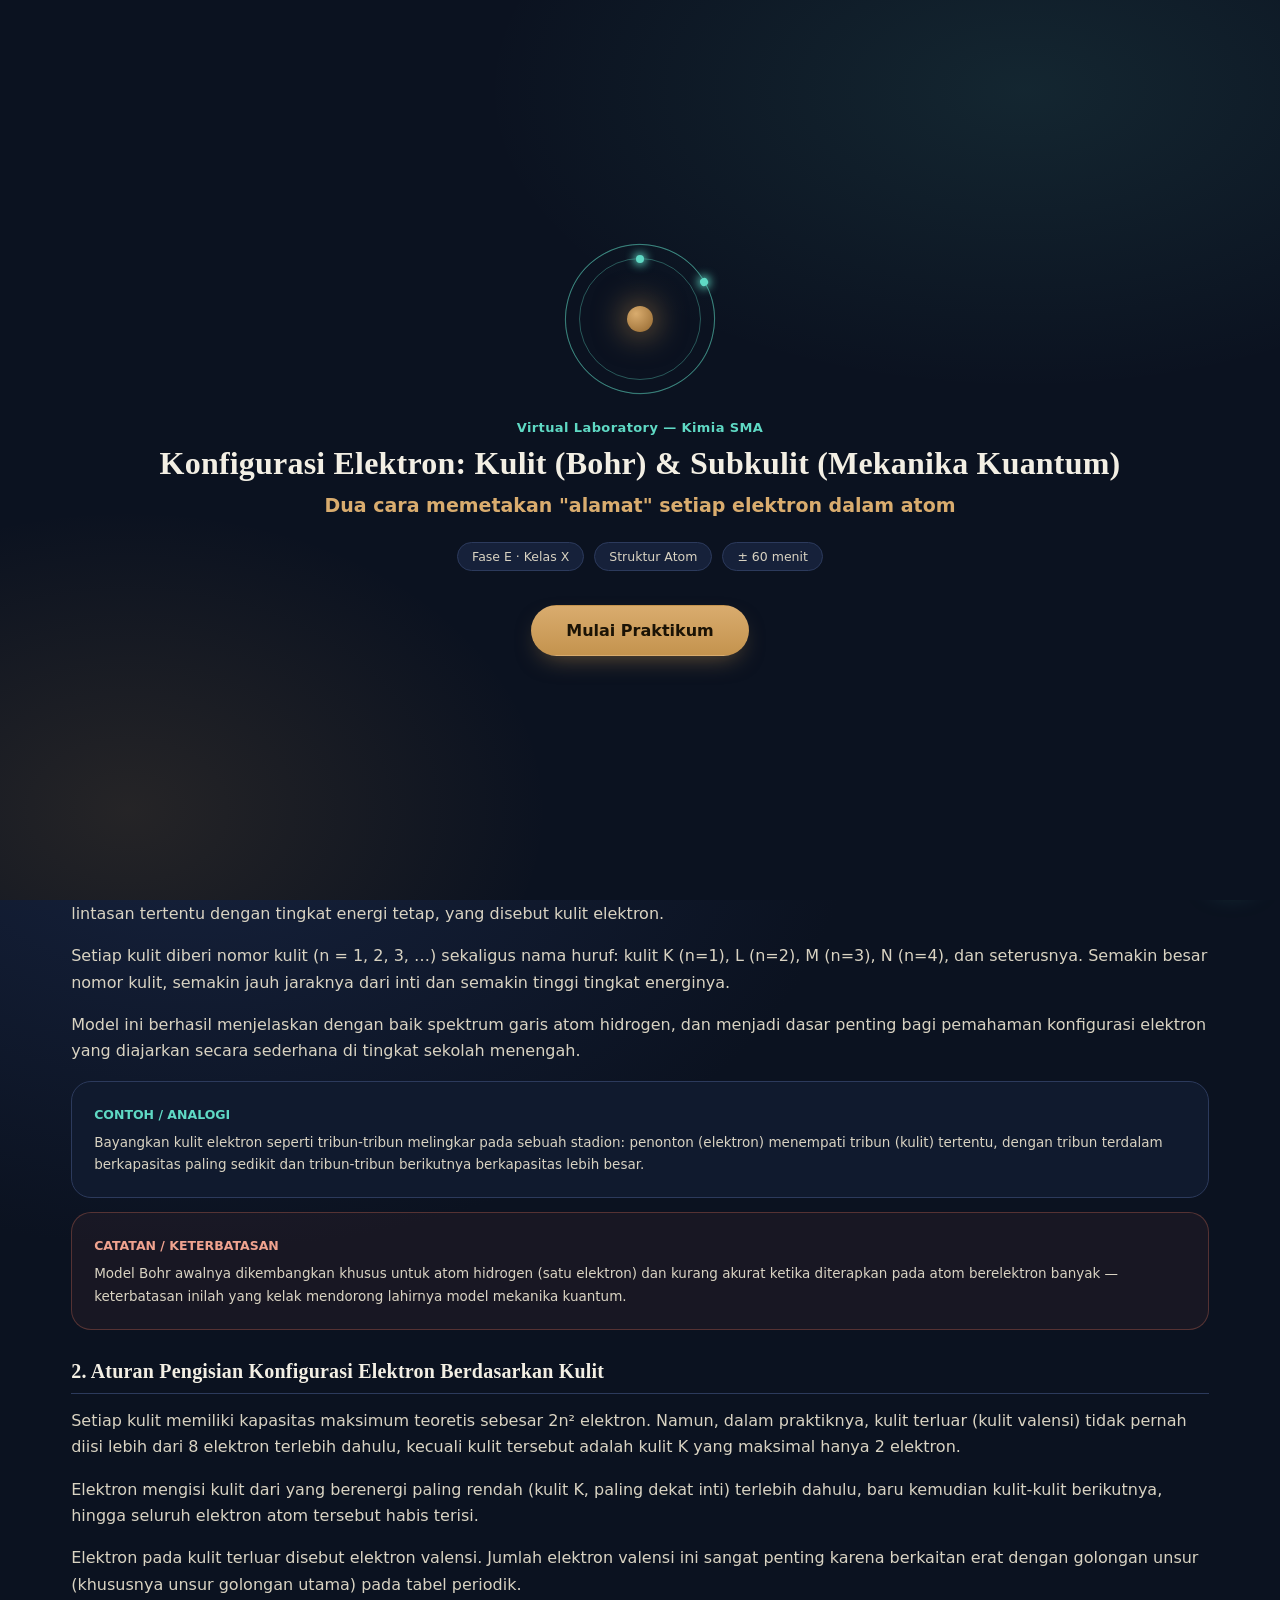
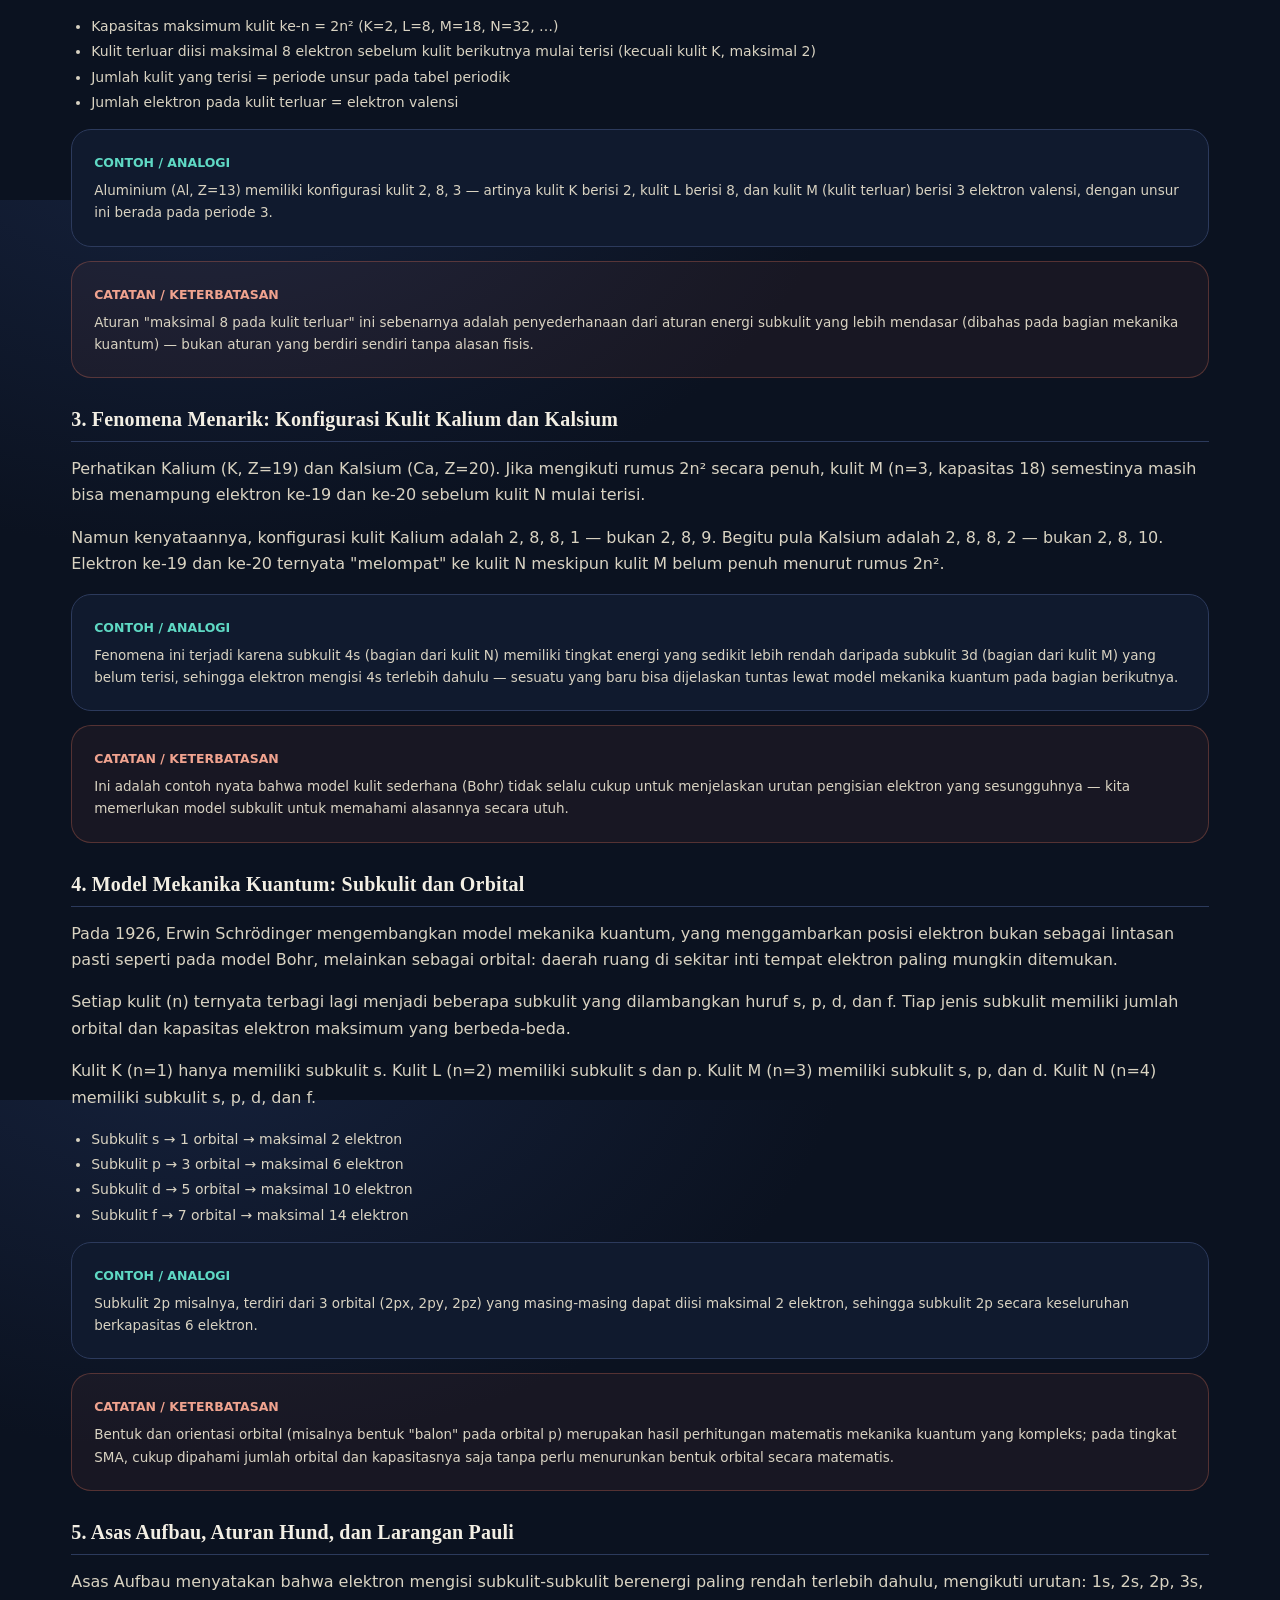
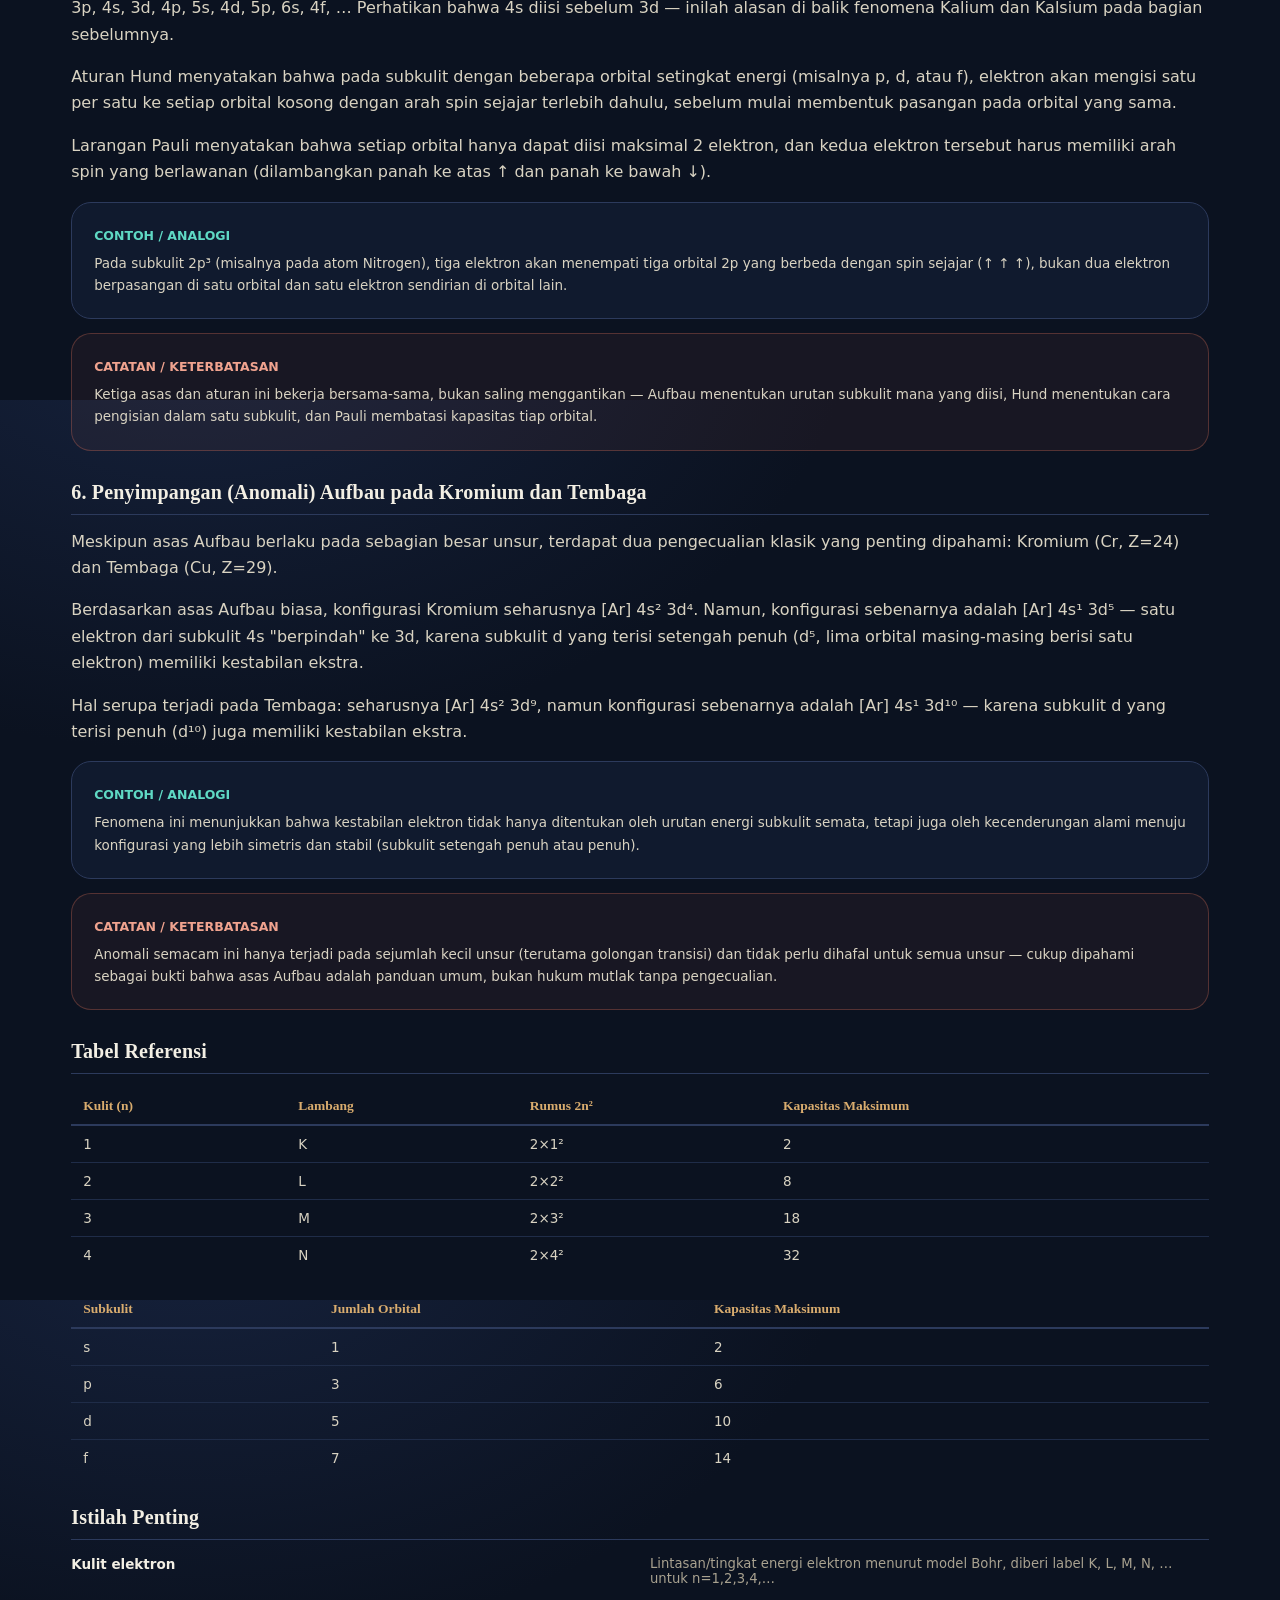
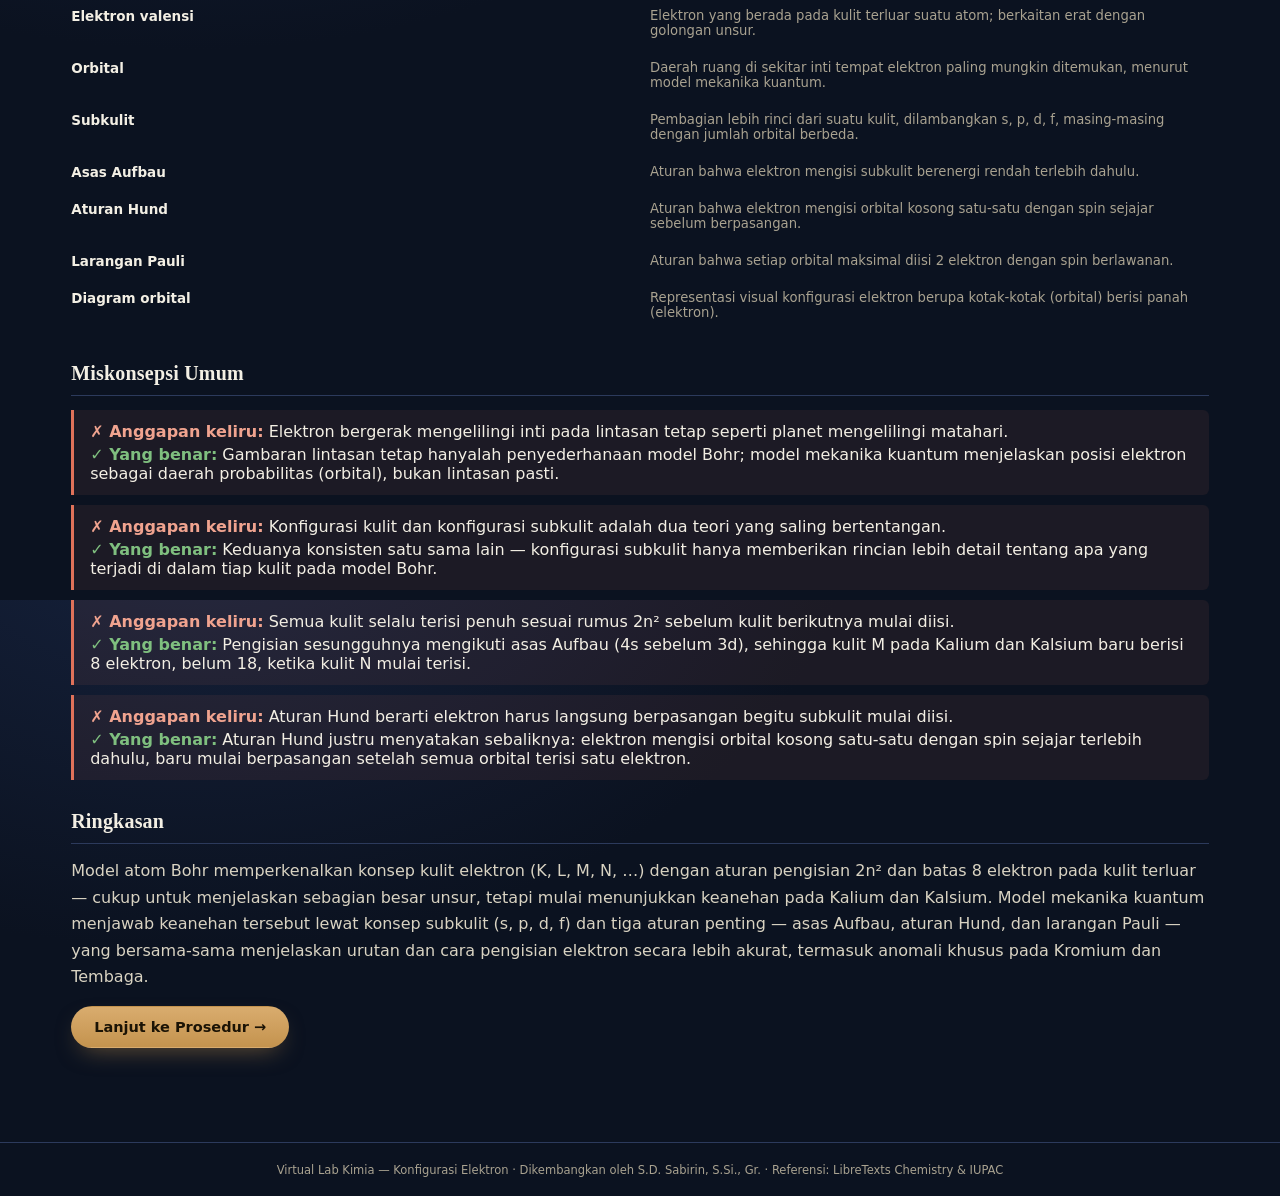
<file: 03-konfigurasi-elektron-kulit-subkulit.html>
<!DOCTYPE html>
<html lang="id">
<head>
<meta charset="UTF-8">
<meta name="viewport" content="width=device-width, initial-scale=1.0, viewport-fit=cover">
<title>Virtual Lab Kimia — Konfigurasi Elektron: Kulit (Bohr) &amp; Subkulit (Mekanika Kuantum)</title>
<meta name="description" content="Laboratorium virtual interaktif Kimia SMA Kelas X: konfigurasi elektron berdasarkan kulit (model atom Bohr) dan subkulit (model atom mekanika kuantum).">

<style>
:root{
  --ink-950:#0B1220; --ink-900:#101A2E; --ink-800:#16213A; --ink-700:#1F2C48; --ink-600:#2C3A5C;
  --brass-500:#C4934E; --brass-400:#D9AC6E; --brass-700:#93672F;
  --phosphor-500:#5FD9C4; --phosphor-300:#9EEBDC;
  --ember-500:#E0725A; --ember-300:#F0A38F;
  --leaf-500:#7FBF7F;
  --paper-100:#F3EFE4; --paper-300:#D9D3C2; --paper-500:#A9A290;
  --serif:"Fraunces","Iowan Old Style",Georgia,serif;
  --sans:"Inter","Segoe UI",system-ui,-apple-system,sans-serif;
  --mono:"IBM Plex Mono","SFMono-Regular",Consolas,monospace;
  --radius-s:6px; --radius-m:12px; --radius-l:20px;
  --shadow-deep:0 20px 50px -20px rgba(0,0,0,.6);
  --ease:cubic-bezier(.22,.61,.36,1);
}
*,*::before,*::after{ box-sizing:border-box; }
html,body{ height:100%; }
body{ margin:0; font-family:var(--sans); background:radial-gradient(1200px 800px at 15% -10%, #16223d 0%, var(--ink-950) 55%); color:var(--paper-100); -webkit-font-smoothing:antialiased; overflow-x:hidden; }
h1,h2,h3,h4{ font-family:var(--serif); font-weight:600; margin:0 0 .4em; letter-spacing:.2px; }
p{ margin:0 0 1em; line-height:1.65; color:var(--paper-300); }
a{ color:var(--phosphor-500); }
button{ font-family:inherit; }
::selection{ background:var(--brass-500); color:var(--ink-950); }
@media (prefers-reduced-motion: reduce){ *{ animation-duration:.001ms !important; animation-iteration-count:1 !important; transition-duration:.001ms !important; } }
body.reduce-motion *{ animation:none !important; transition:none !important; }
:focus-visible{ outline:2px solid var(--phosphor-500); outline-offset:3px; border-radius:4px; }
::-webkit-scrollbar{ width:10px; height:10px; }
::-webkit-scrollbar-track{ background:transparent; }
::-webkit-scrollbar-thumb{ background:var(--ink-600); border-radius:10px; }
::-webkit-scrollbar-thumb:hover{ background:var(--brass-700); }
.visually-hidden{ position:absolute !important; width:1px;height:1px; padding:0;margin:-1px; overflow:hidden; clip:rect(0,0,0,0); white-space:nowrap; border:0; }
.skip-link{ position:absolute; left:12px; top:-60px; background:var(--brass-500); color:var(--ink-950); padding:10px 16px; border-radius:var(--radius-s); z-index:999; font-weight:600; transition:top .2s var(--ease); }
.skip-link:focus{ top:12px; }

#app{ min-height:100vh; display:flex; flex-direction:column; }
.appbar{ display:flex; align-items:center; gap:16px; padding:10px 22px; background:linear-gradient(180deg, rgba(16,26,46,.96), rgba(16,26,46,.88)); border-bottom:1px solid var(--ink-600); position:sticky; top:0; z-index:60; backdrop-filter:blur(6px); }
.appbar__brand{ display:flex; align-items:center; gap:10px; margin-right:auto; }
.appbar__mark{ width:34px;height:34px; border-radius:50%; background:radial-gradient(circle at 32% 28%, var(--phosphor-300), var(--phosphor-500) 45%, #1a6f60 100%); box-shadow:0 0 16px -2px var(--phosphor-500); flex:none; }
.appbar__title{ font-family:var(--serif); font-size:15px; line-height:1.1; }
.appbar__title small{ display:block; font-family:var(--sans); font-size:11px; color:var(--paper-500); font-weight:500; }
.tabs{ display:flex; gap:4px; overflow-x:auto; scrollbar-width:none; }
.tabs::-webkit-scrollbar{ display:none; }
.tab-btn{ border:1px solid transparent; background:transparent; color:var(--paper-500); padding:9px 14px; border-radius:999px; font-size:13.5px; font-weight:600; cursor:pointer; white-space:nowrap; display:flex; align-items:center; gap:7px; transition:background .18s var(--ease), color .18s var(--ease), border-color .18s var(--ease); }
.tab-btn .tab-num{ width:18px;height:18px;border-radius:50%; background:var(--ink-700); color:var(--paper-500); font-size:10px; display:grid; place-items:center; font-family:var(--mono); flex:none; }
.tab-btn:hover{ color:var(--paper-100); background:var(--ink-800); }
.tab-btn[aria-selected="true"]{ color:var(--ink-950); background:var(--brass-500); }
.tab-btn[aria-selected="true"] .tab-num{ background:rgba(11,18,32,.25); color:var(--ink-950); }
.tab-btn[disabled]{ opacity:.35; cursor:not-allowed; }
.tab-btn[disabled]:hover{ background:transparent; color:var(--paper-500); }
.appbar__actions{ display:flex; align-items:center; gap:8px; }
.icon-btn{ width:36px;height:36px; border-radius:50%; border:1px solid var(--ink-600); background:var(--ink-800); color:var(--paper-300); display:grid; place-items:center; cursor:pointer; font-size:15px; transition:border-color .18s var(--ease), color .18s var(--ease), transform .12s var(--ease); }
.icon-btn:hover{ border-color:var(--brass-500); color:var(--brass-400); }
.icon-btn:active{ transform:scale(.94); }
.icon-btn[aria-pressed="false"]{ opacity:.5; }
.progress-rail{ height:3px; background:var(--ink-700); position:relative; }
.progress-rail__fill{ height:100%; background:linear-gradient(90deg, var(--brass-700), var(--brass-500), var(--phosphor-500)); width:0%; transition:width .4s var(--ease); }
main{ flex:1; position:relative; }
.view{ display:none; padding:28px clamp(16px,4vw,56px) 64px; max-width:1240px; margin:0 auto; animation:viewIn .35s var(--ease); }
.view.is-active{ display:block; }
@keyframes viewIn{ from{ opacity:0; transform:translateY(6px);} to{opacity:1; transform:none;} }
.view-head{ margin-bottom:26px; }
.eyebrow-plain{ font-size:12.5px; color:var(--phosphor-500); font-weight:600; margin-bottom:6px; }
.view-head h2{ font-size:clamp(24px,3.4vw,34px); }
.view-head p{ max-width:640px; }
.card{ background:linear-gradient(180deg, var(--ink-800), var(--ink-900)); border:1px solid var(--ink-600); border-radius:var(--radius-l); padding:22px; }
.grid-2{ display:grid; grid-template-columns:1fr 1fr; gap:20px; }
@media (max-width:900px){ .grid-2{ grid-template-columns:1fr; } }

.btn{ display:inline-flex; align-items:center; gap:8px; justify-content:center; padding:12px 22px; border-radius:999px; border:1px solid transparent; cursor:pointer; font-weight:600; font-size:14.5px; transition:transform .14s var(--ease), box-shadow .2s var(--ease), background .18s; }
.btn:active{ transform:scale(.97); }
.btn--primary{ background:linear-gradient(180deg, var(--brass-400), var(--brass-500)); color:#1B1305; box-shadow:0 10px 24px -10px rgba(196,147,78,.55); }
.btn--primary:hover{ box-shadow:0 14px 30px -10px rgba(196,147,78,.7); }
.btn--ghost{ background:transparent; border-color:var(--ink-600); color:var(--paper-100); }
.btn--ghost:hover{ border-color:var(--brass-500); color:var(--brass-400); }
.btn--danger{ background:transparent; border-color:var(--ember-500); color:var(--ember-300); }
.btn--danger:hover{ background:rgba(224,114,90,.12); }
.btn[disabled]{ opacity:.4; cursor:not-allowed; }
.btn--sm{ padding:8px 16px; font-size:13px; }
.btn--block{ width:100%; }

label{ display:block; font-size:13px; font-weight:600; color:var(--paper-300); margin-bottom:6px; }
input[type="text"], input[type="number"], select, textarea{ width:100%; background:var(--ink-950); border:1px solid var(--ink-600); color:var(--paper-100); padding:11px 13px; border-radius:var(--radius-s); font-size:14.5px; font-family:inherit; }
textarea{ resize:vertical; min-height:76px; line-height:1.5; }
input:focus, select:focus, textarea:focus{ border-color:var(--phosphor-500); }
.field{ margin-bottom:16px; }
.field-row{ display:grid; grid-template-columns:1fr 1fr; gap:14px; }
@media (max-width:640px){ .field-row{ grid-template-columns:1fr; } }
.hint{ font-size:12px; color:var(--paper-500); margin-top:5px; }

#splash{ position:fixed; inset:0; z-index:200; display:flex; align-items:center; justify-content:center; background:radial-gradient(900px 500px at 80% 10%, rgba(95,217,196,.10), transparent 60%), radial-gradient(700px 500px at 10% 90%, rgba(196,147,78,.14), transparent 60%), var(--ink-950); padding:24px; text-align:center; transition:opacity .5s var(--ease), visibility .5s; }
#splash.is-hidden{ opacity:0; visibility:hidden; pointer-events:none; }
.splash__orbit{ position:relative; width:150px;height:150px; margin:0 auto 26px; }
.splash__nucleus{ position:absolute; inset:0; margin:auto; width:26px;height:26px;border-radius:50%; background:radial-gradient(circle at 35% 30%, var(--brass-400), var(--brass-700)); box-shadow:0 0 30px 4px rgba(196,147,78,.55); }
.splash__ring{ position:absolute; inset:0; border:1px solid rgba(95,217,196,.35); border-radius:50%; }
.splash__ring:nth-child(2){ inset:14px; animation:spin 6s linear infinite; }
.splash__ring:nth-child(3){ inset:0; transform:rotate(60deg); animation:spin 9s linear infinite reverse; }
.splash__ring:nth-child(4){ inset:0; transform:rotate(-60deg); animation:spin 12s linear infinite; }
.splash__electron{ position:absolute; width:8px;height:8px;border-radius:50%; background:var(--phosphor-500); box-shadow:0 0 10px 2px var(--phosphor-500); top:-4px; left:50%; margin-left:-4px; }
@keyframes spin{ to{ transform:rotate(360deg); } }
body.reduce-motion .splash__ring{ animation:none; }
.splash__eyebrow{ letter-spacing:.4px; color:var(--phosphor-500); font-weight:700; font-size:13px; margin-bottom:10px; }
.splash h1{ font-size:clamp(26px,4.6vw,42px); max-width:800px; margin:0 auto 10px; }
.splash__topic{ color:var(--brass-400); font-weight:600; font-size:clamp(15px,2vw,19px); margin-bottom:26px; }
.splash__meta{ display:flex; gap:10px; justify-content:center; flex-wrap:wrap; margin-bottom:34px; }
.chip{ border:1px solid var(--ink-600); border-radius:999px; padding:6px 14px; font-size:12.5px; color:var(--paper-300); background:var(--ink-800); }

.modal-scrim{ position:fixed; inset:0; background:rgba(6,9,16,.72); z-index:210; display:flex; align-items:center; justify-content:center; padding:20px; }
.modal-scrim[hidden]{ display:none; }
.modal{ background:var(--ink-900); border:1px solid var(--ink-600); border-radius:var(--radius-l); max-width:460px; width:100%; padding:28px; box-shadow:var(--shadow-deep); }
.modal h2{ font-size:22px; }

.theory-toc{ display:flex; flex-wrap:wrap; gap:8px; margin-bottom:22px; }
.toc-pill{ border:1px solid var(--ink-600); background:var(--ink-800); color:var(--paper-300); padding:7px 13px; border-radius:999px; font-size:12.5px; cursor:pointer; font-weight:600; }
.toc-pill:hover{ border-color:var(--brass-500); color:var(--brass-400); }
.theory-section{ margin-bottom:30px; scroll-margin-top:90px; }
.theory-section h3{ font-size:20px; border-bottom:1px solid var(--ink-600); padding-bottom:10px; margin-bottom:14px; }
.term-list{ display:grid; grid-template-columns:1fr 1fr; gap:10px 20px; }
.term-list dt{ font-weight:700; color:var(--paper-100); font-size:13.5px; }
.term-list dd{ margin:0 0 12px; color:var(--paper-500); font-size:13.2px; }
@media (max-width:700px){ .term-list{ grid-template-columns:1fr; } }
.misconception{ border-left:3px solid var(--ember-500); background:rgba(224,114,90,.08); border-radius:0 var(--radius-s) var(--radius-s) 0; padding:12px 16px; margin-bottom:10px; }
.misconception b{ color:var(--ember-300); }
table.data-table{ width:100%; border-collapse:collapse; font-size:13.5px; }
table.data-table th{ text-align:left; font-family:var(--serif); font-weight:600; color:var(--brass-400); padding:10px 12px; border-bottom:2px solid var(--ink-600); }
table.data-table td{ padding:10px 12px; border-bottom:1px solid var(--ink-700); color:var(--paper-300); }
table.data-table tr:last-child td{ border-bottom:none; }
.table-wrap{ overflow-x:auto; }

.anatomy-diagram{ display:flex; align-items:center; justify-content:center; gap:30px; flex-wrap:wrap; padding:26px; background:var(--ink-950); border:1px solid var(--ink-700); border-radius:var(--radius-m); margin:16px 0; }
.anatomy-label{ display:flex; flex-direction:column; align-items:center; gap:8px; font-size:11.5px; color:var(--paper-500); text-align:center; max-width:220px; }
.anatomy-label b{ color:var(--paper-100); font-size:12.5px; }
.anatomy-notation{ font-family:var(--mono); font-size:16px; color:var(--phosphor-500); background:var(--ink-900); border:1px solid var(--ink-700); padding:10px 14px; border-radius:var(--radius-s); letter-spacing:.5px; }
.anatomy-arrow{ color:var(--ink-600); font-size:22px; }

.proc-tabs{ display:flex; gap:10px; margin-bottom:20px; flex-wrap:wrap; }
.proc-tab{ border:1px solid var(--ink-600); background:var(--ink-800); color:var(--paper-300); padding:10px 16px; border-radius:var(--radius-m); cursor:pointer; font-weight:600; font-size:13.5px; text-align:left; }
.proc-tab[aria-selected="true"]{ border-color:var(--brass-500); color:var(--brass-400); background:rgba(196,147,78,.09); }
.step-list{ counter-reset:step; }
.step{ display:grid; grid-template-columns:40px 1fr; gap:16px; padding:16px 0; border-bottom:1px solid var(--ink-700); opacity:.5; }
.step.is-unlocked{ opacity:1; }
.step:last-child{ border-bottom:none; }
.step__num{ width:34px;height:34px;border-radius:50%; background:var(--ink-700); color:var(--paper-500); display:grid; place-items:center; font-family:var(--mono); font-weight:700; font-size:13px; }
.step.is-unlocked .step__num{ background:var(--brass-500); color:#1B1305; }
.step.is-done .step__num{ background:var(--leaf-500); color:#0c2410; }
.step h4{ font-size:15.5px; margin-bottom:6px; }
.step__meta{ display:flex; gap:16px; flex-wrap:wrap; font-size:12.5px; color:var(--paper-500); margin:8px 0; }
.step__meta span{ display:flex; gap:5px; align-items:center; }
.step__meta b{ color:var(--paper-300); font-weight:600; }
.step-actions{ margin-top:10px; }
.progress-track{ height:8px; background:var(--ink-700); border-radius:99px; overflow:hidden; margin-bottom:20px; }
.progress-track__fill{ height:100%; background:linear-gradient(90deg, var(--brass-500), var(--phosphor-500)); width:0%; transition:width .4s var(--ease); }

.sim-shell{ display:grid; grid-template-columns:300px 1fr; gap:20px; }
@media (max-width:980px){ .sim-shell{ grid-template-columns:1fr; } }
.sim-panel{ display:flex; flex-direction:column; gap:16px; }
.sim-stage{ position:relative; border-radius:var(--radius-l); border:1px solid var(--ink-600); background:radial-gradient(ellipse at 50% 30%, #0e1a30 0%, #060a14 72%); overflow:hidden; min-height:460px; }
.sim-stage canvas{ display:block; width:100%; height:100%; }
.sim-toolbar{ display:flex; flex-wrap:wrap; gap:8px; padding:12px 16px; border-top:1px solid var(--ink-600); background:rgba(11,18,32,.7); }
.mode-switch{ display:flex; gap:6px; background:var(--ink-800); border:1px solid var(--ink-600); border-radius:999px; padding:4px; }
.mode-switch button{ border:none; background:transparent; color:var(--paper-500); padding:6px 12px; border-radius:999px; font-size:12px; font-weight:700; cursor:pointer; }
.mode-switch button[aria-pressed="true"]{ background:var(--phosphor-500); color:#04211c; }
.readout{ display:grid; grid-template-columns:1fr 1fr; gap:8px; font-family:var(--mono); font-size:12.5px; }
.readout div{ background:var(--ink-950); border:1px solid var(--ink-700); border-radius:var(--radius-s); padding:8px 10px; }
.readout b{ display:block; color:var(--phosphor-500); font-size:10.5px; letter-spacing:.4px; margin-bottom:2px; font-family:var(--sans); }
.readout span{ color:var(--paper-100); font-size:13.5px; word-break:break-word; }
.control-row{ display:flex; gap:8px; flex-wrap:wrap; }
.legend{ display:flex; flex-direction:column; gap:6px; font-size:12px; color:var(--paper-500); }
.legend span{ display:inline-flex; align-items:center; gap:7px; }
.legend i{ width:10px;height:10px;border-radius:50%; display:inline-block; }
.sim-note{ font-size:12.5px; background:rgba(95,217,196,.08); border:1px solid rgba(95,217,196,.25); border-radius:var(--radius-s); padding:10px 12px; color:var(--paper-300); }

.stepper-field{ margin-bottom:16px; }
.stepper-row{ display:flex; align-items:center; gap:10px; }
.stepper-btn{ width:34px;height:34px; border-radius:50%; border:1px solid var(--ink-600); background:var(--ink-800); color:var(--paper-100); font-size:17px; font-weight:700; cursor:pointer; display:grid; place-items:center; flex:none; }
.stepper-btn:hover{ border-color:var(--brass-500); color:var(--brass-400); }
.stepper-btn:active{ transform:scale(.92); }
.stepper-val{ flex:1; text-align:center; font-family:var(--mono); font-size:18px; color:var(--paper-100); background:var(--ink-950); border:1px solid var(--ink-700); border-radius:var(--radius-s); padding:7px 0; }

/* Aufbau DOM layer (diagram orbital) */
.aufbau-layer{ position:absolute; inset:0; overflow-y:auto; padding:22px; display:none; }
.aufbau-layer.is-active{ display:block; }
.aufbau-notation{ font-family:var(--mono); font-size:clamp(15px,2.4vw,20px); color:var(--paper-100); text-align:center; letter-spacing:.5px; margin-bottom:6px; word-break:break-word; }
.aufbau-shorthand{ text-align:center; font-family:var(--mono); font-size:13px; color:var(--phosphor-500); margin-bottom:22px; }
.orbital-row{ display:flex; align-items:center; gap:12px; margin-bottom:12px; flex-wrap:wrap; }
.orbital-row-label{ width:38px; font-family:var(--mono); font-weight:700; color:var(--brass-400); font-size:14px; flex:none; }
.orbital-boxes{ display:flex; gap:4px; }
.orbital-box{ width:30px;height:30px; border:1.5px solid var(--ink-600); border-radius:4px; background:var(--ink-950); display:grid; place-items:center; font-size:13px; color:var(--phosphor-300); flex:none; }
.orbital-box.has-1{ border-color:var(--brass-500); }
.orbital-box.has-2{ border-color:var(--phosphor-500); background:rgba(95,217,196,.08); }
.orbital-row-meta{ font-size:11px; color:var(--paper-500); font-family:var(--mono); }
.aufbau-exception-note{ margin-top:16px; font-size:12px; background:rgba(224,114,90,.08); border:1px solid rgba(224,114,90,.3); border-radius:var(--radius-s); padding:10px 12px; color:var(--paper-300); }

.lkpd-section{ margin-bottom:24px; }
.lkpd-section h3{ font-size:16px; display:flex; align-items:center; gap:8px; }
.lkpd-section h3 em{ font-style:normal; font-family:var(--mono); font-size:11px; color:var(--paper-500); background:var(--ink-700); padding:3px 8px; border-radius:5px; }
.obs-table td, .obs-table th{ padding:8px; }
.obs-table input{ padding:7px 9px; font-size:13px; }
.add-row-btn{ margin-top:8px; }
.lkpd-toolbar{ display:flex; gap:10px; flex-wrap:wrap; position:sticky; bottom:14px; z-index:5; background:var(--ink-900); border:1px solid var(--ink-600); padding:12px; border-radius:var(--radius-m); box-shadow:var(--shadow-deep); }
.save-status{ font-size:12px; color:var(--paper-500); align-self:center; margin-left:auto; }

.quiz-progress{ display:flex; align-items:center; gap:12px; margin-bottom:22px; }
.quiz-progress .progress-track{ flex:1; margin:0; }
.quiz-meta{ font-family:var(--mono); font-size:12.5px; color:var(--paper-500); white-space:nowrap; }
.q-card{ margin-bottom:18px; }
.q-tag{ display:inline-block; font-size:10.5px; font-weight:700; letter-spacing:.3px; padding:3px 9px; border-radius:999px; margin-bottom:12px; }
.q-tag.lots{ background:rgba(127,191,127,.16); color:var(--leaf-500); }
.q-tag.mots{ background:rgba(196,147,78,.18); color:var(--brass-400); }
.q-tag.hots{ background:rgba(224,114,90,.18); color:var(--ember-300); }
.q-stem{ font-size:15.5px; color:var(--paper-100); margin-bottom:14px; font-weight:500; line-height:1.55; }
.opt{ display:flex; gap:11px; align-items:flex-start; padding:12px 14px; border:1px solid var(--ink-600); border-radius:var(--radius-m); margin-bottom:9px; cursor:pointer; transition:border-color .15s, background .15s; }
.opt:hover{ border-color:var(--brass-500); }
.opt input{ margin-top:3px; accent-color:var(--brass-500); flex:none; }
.opt span{ font-size:14px; color:var(--paper-300); }
.opt.is-correct{ border-color:var(--leaf-500); background:rgba(127,191,127,.09); }
.opt.is-wrong{ border-color:var(--ember-500); background:rgba(224,114,90,.09); }
.q-explain{ display:none; margin-top:12px; padding:12px 14px; border-radius:var(--radius-s); background:var(--ink-950); border:1px solid var(--ink-700); font-size:13px; color:var(--paper-300); }
.q-explain.is-visible{ display:block; }
.q-explain b{ color:var(--phosphor-500); }
.short-answer-input{ margin-top:6px; }
.result-hero{ text-align:center; padding:38px 22px; }
.result-score{ font-family:var(--serif); font-size:56px; color:var(--brass-400); }
.badge-row{ display:flex; gap:10px; justify-content:center; flex-wrap:wrap; margin-top:18px; }
.badge{ display:flex; flex-direction:column; align-items:center; gap:6px; width:96px; opacity:.3; }
.badge.is-earned{ opacity:1; }
.badge i{ width:44px;height:44px;border-radius:50%; background:radial-gradient(circle at 35% 30%, var(--brass-400), var(--brass-700)); display:grid; place-items:center; font-style:normal; font-size:18px; }
.badge span{ font-size:10.5px; text-align:center; color:var(--paper-500); font-weight:600; }

.dev-card{ display:grid; grid-template-columns:180px 1fr; gap:26px; align-items:start; }
@media (max-width:640px){ .dev-card{ grid-template-columns:1fr; } }
.dev-photo{ width:180px;height:180px; border-radius:var(--radius-l); overflow:hidden; border:1px solid var(--ink-600); background:var(--ink-700); }
.dev-photo svg{ width:100%; height:100%; display:block; }
.dev-competency{ display:flex; flex-wrap:wrap; gap:8px; margin-top:14px; }

.assistant-fab{ position:fixed; right:20px; bottom:20px; z-index:150; width:56px;height:56px; border-radius:50%; background:linear-gradient(160deg, var(--phosphor-300), var(--phosphor-500)); border:none; cursor:pointer; box-shadow:0 14px 30px -10px rgba(95,217,196,.6); font-size:22px; display:grid; place-items:center; color:#052c25; }
.assistant-panel{ position:fixed; right:20px; bottom:88px; width:min(340px, calc(100vw - 40px)); max-height:60vh; z-index:150; background:var(--ink-900); border:1px solid var(--ink-600); border-radius:var(--radius-l); box-shadow:var(--shadow-deep); display:flex; flex-direction:column; overflow:hidden; }
.assistant-panel[hidden]{ display:none; }
.assistant-head{ padding:14px 16px; border-bottom:1px solid var(--ink-600); display:flex; justify-content:space-between; align-items:center; }
.assistant-head h4{ margin:0; font-size:14.5px; }
.assistant-body{ padding:14px 16px; overflow-y:auto; flex:1; display:flex; flex-direction:column; gap:10px; font-size:13px; }
.assistant-msg{ background:var(--ink-800); border-radius:var(--radius-s); padding:9px 11px; color:var(--paper-300); align-self:flex-start; max-width:88%; }
.assistant-msg.user{ background:var(--brass-700); color:#fff; align-self:flex-end; }
.assistant-chips{ display:flex; flex-wrap:wrap; gap:6px; padding:0 16px 14px; }
.assistant-chip{ font-size:11.5px; border:1px solid var(--ink-600); background:var(--ink-800); color:var(--paper-300); padding:6px 10px; border-radius:999px; cursor:pointer; }

#toast-region{ position:fixed; left:50%; bottom:24px; transform:translateX(-50%); z-index:300; display:flex; flex-direction:column; gap:8px; align-items:center; }
.toast{ background:var(--ink-800); border:1px solid var(--ink-600); color:var(--paper-100); padding:10px 18px; border-radius:999px; font-size:13px; box-shadow:var(--shadow-deep); animation:toastIn .25s var(--ease); }
.toast.success{ border-color:var(--leaf-500); }
.toast.error{ border-color:var(--ember-500); }
@keyframes toastIn{ from{ opacity:0; transform:translateY(10px);} }
footer.appfoot{ text-align:center; padding:20px; font-size:11.5px; color:var(--paper-500); border-top:1px solid var(--ink-600); }

@media (max-width:760px){
  .appbar{ flex-wrap:wrap; padding:10px 14px; row-gap:8px; }
  .appbar__brand{ margin-right:0; }
  .appbar__title small{ display:none; }
  .tabs{ order:3; width:100%; padding-top:2px; }
  .appbar__actions{ margin-left:auto; }
  .assistant-panel{ right:12px; left:12px; width:auto; bottom:80px; }
  .assistant-fab{ right:14px; bottom:14px; }
}
@media print{
  .appbar,.assistant-fab,.assistant-panel,footer.appfoot,.lkpd-toolbar,#splash,.modal-scrim,.progress-rail{ display:none !important; }
  body{ background:#fff; color:#111; }
  .view{ display:block !important; }
  main .view:not(#view-lkpd){ display:none !important; }
  .card{ border:1px solid #ccc; background:#fff; }
}
</style>
</head>
<body>
<a href="#main-content" class="skip-link">Lompat ke konten utama</a>

<div id="splash" role="dialog" aria-labelledby="splash-title">
  <div>
    <div class="splash__orbit" aria-hidden="true">
      <div class="splash__ring"></div>
      <div class="splash__ring"><span class="splash__electron"></span></div>
      <div class="splash__ring"><span class="splash__electron"></span></div>
      <div class="splash__nucleus"></div>
    </div>
    <div class="splash__eyebrow">Virtual Laboratory — Kimia SMA</div>
    <h1 id="splash-title">Konfigurasi Elektron: Kulit (Bohr) &amp; Subkulit (Mekanika Kuantum)</h1>
    <div class="splash__topic">Dua cara memetakan "alamat" setiap elektron dalam atom</div>
    <div class="splash__meta">
      <span class="chip">Fase E · Kelas X</span>
      <span class="chip">Struktur Atom</span>
      <span class="chip">± 60 menit</span>
    </div>
    <button class="btn btn--primary" id="btn-start" style="font-size:16px;padding:15px 34px;">Mulai Praktikum</button>
  </div>
</div>

<div class="modal-scrim" id="modal-identity" hidden>
  <form class="modal" id="form-identity" novalidate>
    <h2>Identitas Praktikan</h2>
    <p style="font-size:13px;">Data ini digunakan pada LKPD, evaluasi, dan rekap hasil belajarmu.</p>
    <div class="field"><label for="inp-nama">Nama Lengkap</label><input type="text" id="inp-nama" required autocomplete="name" placeholder="cth. Ahmad Zaki"></div>
    <div class="field-row">
      <div class="field"><label for="inp-kelas">Kelas</label><input type="text" id="inp-kelas" required placeholder="cth. X-4"></div>
      <div class="field"><label for="inp-id">No. Absen / ID</label><input type="text" id="inp-id" placeholder="cth. 17"></div>
    </div>
    <p class="hint" id="identity-error" style="color:var(--ember-300); display:none;">Nama dan kelas wajib diisi sebelum memulai.</p>
    <button type="submit" class="btn btn--primary btn--block">Simpan &amp; Masuk Laboratorium</button>
  </form>
</div>

<div id="app" hidden>
  <header class="appbar">
    <div class="appbar__brand">
      <div class="appbar__mark" aria-hidden="true"></div>
      <div class="appbar__title">Virtual Lab Kimia<small>Konfigurasi Elektron: Kulit &amp; Subkulit</small></div>
    </div>
    <nav class="tabs" id="tabs" aria-label="Navigasi bagian praktikum" role="tablist"></nav>
    <div class="appbar__actions">
      <button class="icon-btn" id="btn-sound" aria-pressed="true" title="Suara ON/OFF" aria-label="Aktifkan atau matikan suara">🔊</button>
      <button class="icon-btn" id="btn-reduce-motion" aria-pressed="false" title="Kurangi animasi" aria-label="Kurangi animasi">✧</button>
      <button class="icon-btn" id="btn-print" title="Cetak LKPD" aria-label="Cetak LKPD">🖨</button>
    </div>
  </header>
  <div class="progress-rail"><div class="progress-rail__fill" id="global-progress"></div></div>

  <main id="main-content">

    <!-- ============================= TEORI ============================= -->
    <section class="view" id="view-teori" data-view="teori">
      <div class="view-head">
        <div class="eyebrow-plain">01 · Teori</div>
        <h2>Memetakan Alamat Setiap Elektron</h2>
        <p>Bagaimana cara elektron-elektron "tertata rapi" di dalam atom? Model atom Bohr menjawabnya dengan kulit-kulit bernomor, sementara model mekanika kuantum menjelaskannya lebih rinci lagi lewat subkulit dan orbital.</p>
      </div>

      <div class="card" style="margin-bottom:26px;">
        <h3 style="font-size:16px;margin-bottom:12px;">Tujuan Pembelajaran</h3>
        <ul id="tp-list" style="margin:0; padding-left:20px; color:var(--paper-300); font-size:14px; line-height:1.8;"></ul>
      </div>

      <div class="theory-toc" id="theory-toc" aria-label="Lompat ke subtopik teori"></div>

      <div class="anatomy-diagram">
        <div class="anatomy-label">
          <div class="anatomy-notation">2, 8, 8, 2</div>
          <b>Konfigurasi Kulit (Model Bohr)</b>
          Kalsium (Ca, Z=20) — elektron dikelompokkan per kulit K, L, M, N
        </div>
        <div class="anatomy-arrow">≈</div>
        <div class="anatomy-label">
          <div class="anatomy-notation">1s²2s²2p⁶3s²3p⁶4s²</div>
          <b>Konfigurasi Subkulit (Mekanika Kuantum)</b>
          Kalsium (Ca, Z=20) — elektron dirinci per subkulit s, p, d, f
        </div>
      </div>

      <div id="theory-sections"></div>
    </section>

    <!-- ============================= PROSEDUR ============================= -->
    <section class="view" id="view-prosedur" data-view="prosedur">
      <div class="view-head">
        <div class="eyebrow-plain">02 · Prosedur</div>
        <h2>Langkah Kerja Praktikum</h2>
        <p>Pilih salah satu aktivitas untuk melihat urutan langkah kerjanya. Selesaikan langkah secara berurutan sebelum melanjutkan ke simulasi.</p>
      </div>
      <div class="proc-tabs" id="proc-tabs" role="tablist" aria-label="Pilih aktivitas"></div>
      <div class="progress-track"><div class="progress-track__fill" id="proc-progress"></div></div>
      <div class="card"><div class="step-list" id="proc-steps"></div></div>
    </section>

    <!-- ============================= SIMULASI ============================= -->
    <section class="view" id="view-simulasi" data-view="simulasi">
      <div class="view-head">
        <div class="eyebrow-plain">03 · Simulasi</div>
        <h2>Laboratorium Interaktif</h2>
        <p>Bangun konfigurasi elektron kulit demi kulit, atau telusuri urutan pengisian subkulit lengkap dengan diagram orbital dan aturan Hund.</p>
      </div>
      <div class="proc-tabs" id="sim-tabs" role="tablist" aria-label="Pilih simulasi" style="margin-bottom:18px;"></div>

      <div class="sim-shell">
        <div class="sim-panel">
          <div class="card" id="sim-controls"></div>
          <div class="card"><h4 style="font-size:13px; margin-bottom:10px;">Pembacaan Instrumen</h4><div class="readout" id="sim-readout"></div></div>
          <div class="card"><h4 style="font-size:13px; margin-bottom:10px;">Legenda</h4><div class="legend" id="sim-legend"></div></div>
        </div>
        <div>
          <div class="sim-stage" id="sim-stage">
            <canvas id="sim-canvas" role="img" aria-label="Kanvas simulasi laboratorium"></canvas>
            <div class="aufbau-layer" id="aufbau-layer"></div>
          </div>
          <div class="sim-toolbar">
            <div class="control-row"><button class="btn btn--danger btn--sm" id="sim-reset">↺ Reset</button></div>
            <div class="mode-switch" id="sim-mode-switch" role="group" aria-label="Mode tampilan"></div>
          </div>
          <p class="sim-note" id="sim-note" style="margin-top:14px;"></p>
        </div>
      </div>
    </section>

    <!-- ============================= LKPD ============================= -->
    <section class="view" id="view-lkpd" data-view="lkpd">
      <div class="view-head">
        <div class="eyebrow-plain">04 · LKPD Digital</div>
        <h2>Lembar Kerja Peserta Didik</h2>
        <p>Isi setiap bagian berdasarkan pengamatanmu pada simulasi. Data tersimpan otomatis di perangkatmu.</p>
      </div>
      <div class="card">
        <form id="form-lkpd">
          <div class="lkpd-section">
            <h3>A. Identitas <em>identitas</em></h3>
            <div class="field-row">
              <div class="field"><label>Nama</label><input type="text" id="lkpd-nama" readonly></div>
              <div class="field"><label>Kelas</label><input type="text" id="lkpd-kelas" readonly></div>
            </div>
          </div>
          <div class="lkpd-section">
            <h3>B. Tujuan <em>tujuan</em></h3>
            <p style="font-size:13.5px;">Menuliskan dan menganalisis konfigurasi elektron berdasarkan kulit (model Bohr) dan subkulit (model mekanika kuantum), serta menjelaskan asas Aufbau, aturan Hund, dan larangan Pauli.</p>
          </div>
          <div class="lkpd-section">
            <h3>C. Prediksi <em>hipotesis</em></h3>
            <div class="field">
              <label for="lkpd-prediksi">Menurutmu, apakah kulit M (n=3) akan langsung terisi hingga 18 elektron sebelum kulit N mulai terisi? Tuliskan prediksimu, lalu buktikan dengan simulator pada unsur Kalium (K, Z=19).</label>
              <textarea id="lkpd-prediksi"></textarea>
            </div>
          </div>
          <div class="lkpd-section">
            <h3>D. Alat &amp; Bahan <em>otomatis</em></h3>
            <ul style="font-size:13.5px; color:var(--paper-300); padding-left:20px;">
              <li>Simulator Konfigurasi Kulit (Model Bohr) — diagram cincin elektron</li>
              <li>Simulator Konfigurasi Subkulit (Aufbau) — diagram orbital dan notasi subkulit</li>
              <li>Panel pembacaan instrumen (notasi, elektron valensi, elektron tak berpasangan)</li>
            </ul>
          </div>
          <div class="lkpd-section">
            <h3>E. Pengamatan — Konfigurasi Kulit <em>data</em></h3>
            <div class="table-wrap">
              <table class="data-table obs-table" id="obs-table-1">
                <thead><tr><th>Unsur (Z)</th><th>Notasi Kulit</th><th>Jumlah Kulit</th><th>Elektron Valensi</th></tr></thead>
                <tbody id="obs-tbody-1"></tbody>
              </table>
            </div>
            <button type="button" class="btn btn--ghost btn--sm add-row-btn" data-add="1">+ Tambah Baris</button>
          </div>
          <div class="lkpd-section">
            <h3>E2. Pengamatan — Konfigurasi Subkulit <em>data</em></h3>
            <div class="table-wrap">
              <table class="data-table obs-table" id="obs-table-2">
                <thead><tr><th>Unsur (Z)</th><th>Notasi Subkulit</th><th>Bentuk Singkat</th><th>Elektron Tak Berpasangan</th></tr></thead>
                <tbody id="obs-tbody-2"></tbody>
              </table>
            </div>
            <button type="button" class="btn btn--ghost btn--sm add-row-btn" data-add="2">+ Tambah Baris</button>
          </div>
          <div class="lkpd-section">
            <h3>F. Analisis <em>esai singkat</em></h3>
            <div class="field"><label for="lkpd-analisis1">1. Mengapa konfigurasi kulit unsur Kalium (K) dan Kalsium (Ca) tidak mengikuti rumus 2n² secara penuh pada kulit M?</label><textarea id="lkpd-analisis1"></textarea></div>
            <div class="field"><label for="lkpd-analisis2">2. Jelaskan mengapa Kromium (Cr) dan Tembaga (Cu) mengalami penyimpangan dari asas Aufbau yang biasa.</label><textarea id="lkpd-analisis2"></textarea></div>
          </div>
          <div class="lkpd-section">
            <h3>G. Pertanyaan Pemandu <em>diskusi</em></h3>
            <div class="field"><label for="lkpd-q1">Apa perbedaan mendasar cara model Bohr dan model mekanika kuantum menggambarkan posisi elektron dalam atom?</label><textarea id="lkpd-q1"></textarea></div>
            <div class="field"><label for="lkpd-q2">Bagaimana aturan Hund memengaruhi jumlah elektron tak berpasangan pada suatu subkulit? Berikan satu contoh dari simulasimu.</label><textarea id="lkpd-q2"></textarea></div>
          </div>
          <div class="lkpd-section">
            <h3>H. Kesimpulan <em>ringkasan</em></h3>
            <div class="field"><label for="lkpd-kesimpulan">Tuliskan kesimpulan akhir praktikummu (kaitkan dengan tujuan pembelajaran).</label><textarea id="lkpd-kesimpulan" style="min-height:100px;"></textarea></div>
          </div>
          <div class="lkpd-section">
            <h3>I. Refleksi <em>metakognisi</em></h3>
            <div class="field"><label for="lkpd-refleksi">Bagian mana dari materi ini yang paling menantang bagimu, dan strategi apa yang kamu pakai untuk memahaminya?</label><textarea id="lkpd-refleksi"></textarea></div>
          </div>
          <div class="lkpd-toolbar">
            <button type="button" class="btn btn--primary btn--sm" id="lkpd-save">💾 Simpan</button>
            <button type="button" class="btn btn--ghost btn--sm" id="lkpd-print">🖨 Cetak / Simpan PDF</button>
            <button type="button" class="btn btn--danger btn--sm" id="lkpd-reset">↺ Reset LKPD</button>
            <span class="save-status" id="lkpd-status">Belum disimpan</span>
          </div>
        </form>
      </div>
    </section>

    <!-- ============================= EVALUASI ============================= -->
    <section class="view" id="view-evaluasi" data-view="evaluasi">
      <div class="view-head">
        <div class="eyebrow-plain">05 · Evaluasi</div>
        <h2>Uji Pemahaman</h2>
        <p>18 soal (LOTS–HOTS) untuk mengukur pemahamanmu tentang konfigurasi elektron kulit dan subkulit.</p>
      </div>
      <div id="quiz-intro" class="card">
        <h3 style="font-size:17px;">Sebelum mulai</h3>
        <ul style="font-size:13.5px; color:var(--paper-300); padding-left:20px; line-height:1.8;">
          <li>18 soal: pilihan ganda, pilihan ganda kompleks (checkbox), isian singkat, dan analisis singkat.</li>
          <li>Beberapa soal membahas penyimpangan Aufbau pada Kromium dan Tembaga.</li>
          <li>Pembahasan setiap soal akan muncul setelah kamu menjawab.</li>
        </ul>
        <button class="btn btn--primary" id="quiz-begin" style="margin-top:8px;">Mulai Evaluasi</button>
      </div>
      <div id="quiz-body" hidden>
        <div class="quiz-progress">
          <div class="progress-track"><div class="progress-track__fill" id="quiz-progress-fill"></div></div>
          <span class="quiz-meta" id="quiz-progress-label">0 / 18 dijawab</span>
        </div>
        <div id="quiz-questions"></div>
        <button class="btn btn--primary btn--block" id="quiz-submit">Kumpulkan &amp; Lihat Skor</button>
      </div>
      <div id="quiz-result" hidden>
        <div class="card result-hero">
          <div style="font-size:13px; color:var(--paper-500); letter-spacing:.4px; text-transform:uppercase;">Skor Akhir</div>
          <div class="result-score" id="result-score">0</div>
          <p id="result-desc" style="max-width:440px;margin:10px auto 0;"></p>
          <div class="badge-row" id="badge-row"></div>
          <div style="margin-top:22px; display:flex; gap:10px; justify-content:center; flex-wrap:wrap;">
            <button class="btn btn--ghost btn--sm" id="quiz-review">Lihat Pembahasan</button>
            <button class="btn btn--danger btn--sm" id="quiz-retry">Ulangi Evaluasi</button>
          </div>
        </div>
      </div>
    </section>

    <!-- ============================= PROFIL PENGEMBANG ============================= -->
    <section class="view" id="view-profil" data-view="profil">
      <div class="view-head"><div class="eyebrow-plain">06 · Profil Pengembang</div><h2>Tentang Pengembang</h2></div>
      <div class="card dev-card">
        <div class="dev-photo" id="dev-photo"></div>
        <div>
          <h3 style="font-size:22px;">S.D. Sabirin, S.Si., Gr.</h3>
          <p style="color:var(--brass-400); font-weight:600; margin-bottom:14px;">Guru Kimia &amp; Pengembang Media Pembelajaran Digital</p>
          <p style="font-size:14px;">Mengajar Kimia di SMA Islam Al Azhar 5 Cirebon dan aktif membimbing siswa dalam kompetisi sains (LKTI, OPSI, dan OSN). Virtual lab ini dikembangkan sebagai bagian dari upaya menghadirkan pembelajaran Kimia yang kontekstual, interaktif, dan berbasis bukti eksperimen.</p>
          <div class="dev-competency">
            <span class="chip">Pendidikan Kimia</span>
            <span class="chip">Pengembangan Media Pembelajaran</span>
            <span class="chip">Pembimbingan Riset Siswa</span>
            <span class="chip">Deep Learning Pedagogy</span>
          </div>
        </div>
      </div>
    </section>

  </main>
  <footer class="appfoot">Virtual Lab Kimia — Konfigurasi Elektron · Dikembangkan oleh S.D. Sabirin, S.Si., Gr. · Referensi: LibreTexts Chemistry &amp; IUPAC</footer>
</div>

<button class="assistant-fab" id="assistant-fab" aria-haspopup="dialog" aria-expanded="false" aria-controls="assistant-panel" aria-label="Buka asisten bantuan">?</button>
<div class="assistant-panel" id="assistant-panel" role="dialog" aria-label="Asisten Bantuan" hidden>
  <div class="assistant-head"><h4>Asisten Lab (berbasis aturan)</h4><button class="icon-btn" id="assistant-close" aria-label="Tutup asisten" style="width:28px;height:28px;">✕</button></div>
  <div class="assistant-body" id="assistant-body"></div>
  <div class="assistant-chips" id="assistant-chips"></div>
</div>

<div id="toast-region" aria-live="polite"></div>

<script>
/* =========================================================================
   1. LAB_DATA
   ========================================================================= */
const ELEMENTS = [
  {z:1,sym:"H",name:"Hidrogen"},{z:2,sym:"He",name:"Helium"},{z:3,sym:"Li",name:"Litium"},
  {z:4,sym:"Be",name:"Berilium"},{z:5,sym:"B",name:"Boron"},{z:6,sym:"C",name:"Karbon"},
  {z:7,sym:"N",name:"Nitrogen"},{z:8,sym:"O",name:"Oksigen"},{z:9,sym:"F",name:"Fluor"},
  {z:10,sym:"Ne",name:"Neon"},{z:11,sym:"Na",name:"Natrium"},{z:12,sym:"Mg",name:"Magnesium"},
  {z:13,sym:"Al",name:"Aluminium"},{z:14,sym:"Si",name:"Silikon"},{z:15,sym:"P",name:"Fosforus"},
  {z:16,sym:"S",name:"Belerang"},{z:17,sym:"Cl",name:"Klorin"},{z:18,sym:"Ar",name:"Argon"},
  {z:19,sym:"K",name:"Kalium"},{z:20,sym:"Ca",name:"Kalsium"},
  {z:21,sym:"Sc",name:"Skandium"},{z:22,sym:"Ti",name:"Titanium"},{z:23,sym:"V",name:"Vanadium"},
  {z:24,sym:"Cr",name:"Kromium"},{z:25,sym:"Mn",name:"Mangan"},{z:26,sym:"Fe",name:"Besi"},
  {z:27,sym:"Co",name:"Kobalt"},{z:28,sym:"Ni",name:"Nikel"},{z:29,sym:"Cu",name:"Tembaga"},
  {z:30,sym:"Zn",name:"Seng"},{z:31,sym:"Ga",name:"Galium"},{z:32,sym:"Ge",name:"Germanium"},
  {z:33,sym:"As",name:"Arsen"},{z:34,sym:"Se",name:"Selenium"},{z:35,sym:"Br",name:"Bromin"},
  {z:36,sym:"Kr",name:"Kripton"}
];

const LAB_DATA = {
  objectives:[
    "Menjelaskan konsep kulit elektron menurut model atom Bohr dan aturan pengisiannya (2n² dengan batas 8 pada kulit terluar).",
    "Menentukan konfigurasi elektron berdasarkan kulit serta elektron valensi suatu unsur.",
    "Menerapkan asas Aufbau, aturan Hund, dan larangan Pauli untuk menuliskan konfigurasi elektron berdasarkan subkulit.",
    "Menganalisis penyimpangan (anomali) konfigurasi elektron pada unsur Kromium dan Tembaga."
  ],

  theorySections:[
    {
      id:"model-bohr", title:"1. Model Atom Bohr dan Konsep Kulit Elektron",
      body:[
        "Pada tahun 1913, Niels Bohr mengusulkan bahwa elektron tidak mengelilingi inti secara sembarangan, melainkan menempati lintasan-lintasan tertentu dengan tingkat energi tetap, yang disebut kulit elektron.",
        "Setiap kulit diberi nomor kulit (n = 1, 2, 3, …) sekaligus nama huruf: kulit K (n=1), L (n=2), M (n=3), N (n=4), dan seterusnya. Semakin besar nomor kulit, semakin jauh jaraknya dari inti dan semakin tinggi tingkat energinya.",
        "Model ini berhasil menjelaskan dengan baik spektrum garis atom hidrogen, dan menjadi dasar penting bagi pemahaman konfigurasi elektron yang diajarkan secara sederhana di tingkat sekolah menengah."
      ],
      example:"Bayangkan kulit elektron seperti tribun-tribun melingkar pada sebuah stadion: penonton (elektron) menempati tribun (kulit) tertentu, dengan tribun terdalam berkapasitas paling sedikit dan tribun-tribun berikutnya berkapasitas lebih besar.",
      limitation:"Model Bohr awalnya dikembangkan khusus untuk atom hidrogen (satu elektron) dan kurang akurat ketika diterapkan pada atom berelektron banyak — keterbatasan inilah yang kelak mendorong lahirnya model mekanika kuantum."
    },
    {
      id:"aturan-kulit", title:"2. Aturan Pengisian Konfigurasi Elektron Berdasarkan Kulit",
      body:[
        "Setiap kulit memiliki kapasitas maksimum teoretis sebesar 2n² elektron. Namun, dalam praktiknya, kulit terluar (kulit valensi) tidak pernah diisi lebih dari 8 elektron terlebih dahulu, kecuali kulit tersebut adalah kulit K yang maksimal hanya 2 elektron.",
        "Elektron mengisi kulit dari yang berenergi paling rendah (kulit K, paling dekat inti) terlebih dahulu, baru kemudian kulit-kulit berikutnya, hingga seluruh elektron atom tersebut habis terisi.",
        "Elektron pada kulit terluar disebut elektron valensi. Jumlah elektron valensi ini sangat penting karena berkaitan erat dengan golongan unsur (khususnya unsur golongan utama) pada tabel periodik."
      ],
      list:[
        "Kapasitas maksimum kulit ke-n = 2n² (K=2, L=8, M=18, N=32, …)",
        "Kulit terluar diisi maksimal 8 elektron sebelum kulit berikutnya mulai terisi (kecuali kulit K, maksimal 2)",
        "Jumlah kulit yang terisi = periode unsur pada tabel periodik",
        "Jumlah elektron pada kulit terluar = elektron valensi"
      ],
      example:"Aluminium (Al, Z=13) memiliki konfigurasi kulit 2, 8, 3 — artinya kulit K berisi 2, kulit L berisi 8, dan kulit M (kulit terluar) berisi 3 elektron valensi, dengan unsur ini berada pada periode 3.",
      limitation:"Aturan \"maksimal 8 pada kulit terluar\" ini sebenarnya adalah penyederhanaan dari aturan energi subkulit yang lebih mendasar (dibahas pada bagian mekanika kuantum) — bukan aturan yang berdiri sendiri tanpa alasan fisis."
    },
    {
      id:"anomali-kulit", title:"3. Fenomena Menarik: Konfigurasi Kulit Kalium dan Kalsium",
      body:[
        "Perhatikan Kalium (K, Z=19) dan Kalsium (Ca, Z=20). Jika mengikuti rumus 2n² secara penuh, kulit M (n=3, kapasitas 18) semestinya masih bisa menampung elektron ke-19 dan ke-20 sebelum kulit N mulai terisi.",
        "Namun kenyataannya, konfigurasi kulit Kalium adalah 2, 8, 8, 1 — bukan 2, 8, 9. Begitu pula Kalsium adalah 2, 8, 8, 2 — bukan 2, 8, 10. Elektron ke-19 dan ke-20 ternyata \"melompat\" ke kulit N meskipun kulit M belum penuh menurut rumus 2n²."
      ],
      example:"Fenomena ini terjadi karena subkulit 4s (bagian dari kulit N) memiliki tingkat energi yang sedikit lebih rendah daripada subkulit 3d (bagian dari kulit M) yang belum terisi, sehingga elektron mengisi 4s terlebih dahulu — sesuatu yang baru bisa dijelaskan tuntas lewat model mekanika kuantum pada bagian berikutnya.",
      limitation:"Ini adalah contoh nyata bahwa model kulit sederhana (Bohr) tidak selalu cukup untuk menjelaskan urutan pengisian elektron yang sesungguhnya — kita memerlukan model subkulit untuk memahami alasannya secara utuh."
    },
    {
      id:"model-kuantum", title:"4. Model Mekanika Kuantum: Subkulit dan Orbital",
      body:[
        "Pada 1926, Erwin Schrödinger mengembangkan model mekanika kuantum, yang menggambarkan posisi elektron bukan sebagai lintasan pasti seperti pada model Bohr, melainkan sebagai orbital: daerah ruang di sekitar inti tempat elektron paling mungkin ditemukan.",
        "Setiap kulit (n) ternyata terbagi lagi menjadi beberapa subkulit yang dilambangkan huruf s, p, d, dan f. Tiap jenis subkulit memiliki jumlah orbital dan kapasitas elektron maksimum yang berbeda-beda.",
        "Kulit K (n=1) hanya memiliki subkulit s. Kulit L (n=2) memiliki subkulit s dan p. Kulit M (n=3) memiliki subkulit s, p, dan d. Kulit N (n=4) memiliki subkulit s, p, d, dan f."
      ],
      list:[
        "Subkulit s → 1 orbital → maksimal 2 elektron",
        "Subkulit p → 3 orbital → maksimal 6 elektron",
        "Subkulit d → 5 orbital → maksimal 10 elektron",
        "Subkulit f → 7 orbital → maksimal 14 elektron"
      ],
      example:"Subkulit 2p misalnya, terdiri dari 3 orbital (2px, 2py, 2pz) yang masing-masing dapat diisi maksimal 2 elektron, sehingga subkulit 2p secara keseluruhan berkapasitas 6 elektron.",
      limitation:"Bentuk dan orientasi orbital (misalnya bentuk \"balon\" pada orbital p) merupakan hasil perhitungan matematis mekanika kuantum yang kompleks; pada tingkat SMA, cukup dipahami jumlah orbital dan kapasitasnya saja tanpa perlu menurunkan bentuk orbital secara matematis."
    },
    {
      id:"asas-aturan", title:"5. Asas Aufbau, Aturan Hund, dan Larangan Pauli",
      body:[
        "Asas Aufbau menyatakan bahwa elektron mengisi subkulit-subkulit berenergi paling rendah terlebih dahulu, mengikuti urutan: 1s, 2s, 2p, 3s, 3p, 4s, 3d, 4p, 5s, 4d, 5p, 6s, 4f, … Perhatikan bahwa 4s diisi sebelum 3d — inilah alasan di balik fenomena Kalium dan Kalsium pada bagian sebelumnya.",
        "Aturan Hund menyatakan bahwa pada subkulit dengan beberapa orbital setingkat energi (misalnya p, d, atau f), elektron akan mengisi satu per satu ke setiap orbital kosong dengan arah spin sejajar terlebih dahulu, sebelum mulai membentuk pasangan pada orbital yang sama.",
        "Larangan Pauli menyatakan bahwa setiap orbital hanya dapat diisi maksimal 2 elektron, dan kedua elektron tersebut harus memiliki arah spin yang berlawanan (dilambangkan panah ke atas ↑ dan panah ke bawah ↓)."
      ],
      example:"Pada subkulit 2p³ (misalnya pada atom Nitrogen), tiga elektron akan menempati tiga orbital 2p yang berbeda dengan spin sejajar (↑ ↑ ↑), bukan dua elektron berpasangan di satu orbital dan satu elektron sendirian di orbital lain.",
      limitation:"Ketiga asas dan aturan ini bekerja bersama-sama, bukan saling menggantikan — Aufbau menentukan urutan subkulit mana yang diisi, Hund menentukan cara pengisian dalam satu subkulit, dan Pauli membatasi kapasitas tiap orbital."
    },
    {
      id:"penyimpangan-aufbau", title:"6. Penyimpangan (Anomali) Aufbau pada Kromium dan Tembaga",
      body:[
        "Meskipun asas Aufbau berlaku pada sebagian besar unsur, terdapat dua pengecualian klasik yang penting dipahami: Kromium (Cr, Z=24) dan Tembaga (Cu, Z=29).",
        "Berdasarkan asas Aufbau biasa, konfigurasi Kromium seharusnya [Ar] 4s² 3d⁴. Namun, konfigurasi sebenarnya adalah [Ar] 4s¹ 3d⁵ — satu elektron dari subkulit 4s \"berpindah\" ke 3d, karena subkulit d yang terisi setengah penuh (d⁵, lima orbital masing-masing berisi satu elektron) memiliki kestabilan ekstra.",
        "Hal serupa terjadi pada Tembaga: seharusnya [Ar] 4s² 3d⁹, namun konfigurasi sebenarnya adalah [Ar] 4s¹ 3d¹⁰ — karena subkulit d yang terisi penuh (d¹⁰) juga memiliki kestabilan ekstra."
      ],
      example:"Fenomena ini menunjukkan bahwa kestabilan elektron tidak hanya ditentukan oleh urutan energi subkulit semata, tetapi juga oleh kecenderungan alami menuju konfigurasi yang lebih simetris dan stabil (subkulit setengah penuh atau penuh).",
      limitation:"Anomali semacam ini hanya terjadi pada sejumlah kecil unsur (terutama golongan transisi) dan tidak perlu dihafal untuk semua unsur — cukup dipahami sebagai bukti bahwa asas Aufbau adalah panduan umum, bukan hukum mutlak tanpa pengecualian."
    }
  ],

  shellCapacityTable:[
    {n:1,huruf:"K",rumus:"2×1²",kapasitas:2},
    {n:2,huruf:"L",rumus:"2×2²",kapasitas:8},
    {n:3,huruf:"M",rumus:"2×3²",kapasitas:18},
    {n:4,huruf:"N",rumus:"2×4²",kapasitas:32}
  ],
  subshellCapacityTable:[
    {sub:"s",orbital:1,kapasitas:2},
    {sub:"p",orbital:3,kapasitas:6},
    {sub:"d",orbital:5,kapasitas:10},
    {sub:"f",orbital:7,kapasitas:14}
  ],

  terms:[
    {t:"Kulit elektron", d:"Lintasan/tingkat energi elektron menurut model Bohr, diberi label K, L, M, N, … untuk n=1,2,3,4,…"},
    {t:"Elektron valensi", d:"Elektron yang berada pada kulit terluar suatu atom; berkaitan erat dengan golongan unsur."},
    {t:"Orbital", d:"Daerah ruang di sekitar inti tempat elektron paling mungkin ditemukan, menurut model mekanika kuantum."},
    {t:"Subkulit", d:"Pembagian lebih rinci dari suatu kulit, dilambangkan s, p, d, f, masing-masing dengan jumlah orbital berbeda."},
    {t:"Asas Aufbau", d:"Aturan bahwa elektron mengisi subkulit berenergi rendah terlebih dahulu."},
    {t:"Aturan Hund", d:"Aturan bahwa elektron mengisi orbital kosong satu-satu dengan spin sejajar sebelum berpasangan."},
    {t:"Larangan Pauli", d:"Aturan bahwa setiap orbital maksimal diisi 2 elektron dengan spin berlawanan."},
    {t:"Diagram orbital", d:"Representasi visual konfigurasi elektron berupa kotak-kotak (orbital) berisi panah (elektron)."}
  ],

  misconceptions:[
    {wrong:"Elektron bergerak mengelilingi inti pada lintasan tetap seperti planet mengelilingi matahari.", right:"Gambaran lintasan tetap hanyalah penyederhanaan model Bohr; model mekanika kuantum menjelaskan posisi elektron sebagai daerah probabilitas (orbital), bukan lintasan pasti."},
    {wrong:"Konfigurasi kulit dan konfigurasi subkulit adalah dua teori yang saling bertentangan.", right:"Keduanya konsisten satu sama lain — konfigurasi subkulit hanya memberikan rincian lebih detail tentang apa yang terjadi di dalam tiap kulit pada model Bohr."},
    {wrong:"Semua kulit selalu terisi penuh sesuai rumus 2n² sebelum kulit berikutnya mulai diisi.", right:"Pengisian sesungguhnya mengikuti asas Aufbau (4s sebelum 3d), sehingga kulit M pada Kalium dan Kalsium baru berisi 8 elektron, belum 18, ketika kulit N mulai terisi."},
    {wrong:"Aturan Hund berarti elektron harus langsung berpasangan begitu subkulit mulai diisi.", right:"Aturan Hund justru menyatakan sebaliknya: elektron mengisi orbital kosong satu-satu dengan spin sejajar terlebih dahulu, baru mulai berpasangan setelah semua orbital terisi satu elektron."}
  ],

  summary:"Model atom Bohr memperkenalkan konsep kulit elektron (K, L, M, N, …) dengan aturan pengisian 2n² dan batas 8 elektron pada kulit terluar — cukup untuk menjelaskan sebagian besar unsur, tetapi mulai menunjukkan keanehan pada Kalium dan Kalsium. Model mekanika kuantum menjawab keanehan tersebut lewat konsep subkulit (s, p, d, f) dan tiga aturan penting — asas Aufbau, aturan Hund, dan larangan Pauli — yang bersama-sama menjelaskan urutan dan cara pengisian elektron secara lebih akurat, termasuk anomali khusus pada Kromium dan Tembaga.",

  procedures:{
    bohr:{
      label:"Konfigurasi Kulit (Model Bohr)",
      steps:[
        {title:"Pilih unsur yang ingin dianalisis", instruction:"Gunakan kendali proton (Z) untuk memilih unsur.", tools:"Kendali stepper Z (1–20)", initial:"Z = 11 (Natrium)", action:"Ubah nilai Z menggunakan tombol +/−.", observe:"Notasi kulit (contoh: 2, 8, 1) dan diagram cincin elektron berubah mengikuti unsur yang dipilih."},
        {title:"Amati pengisian kulit K, L, M, …", instruction:"Perhatikan urutan dan jumlah elektron pada tiap kulit.", tools:"Diagram cincin elektron", initial:"Unsur telah dipilih pada langkah 1", action:"Amati label K, L, M, N pada tiap cincin di kanvas simulasi.", observe:"Kulit terdalam (K) terisi maksimal 2, kulit berikutnya maksimal 8, sebelum kulit baru mulai terisi."},
        {title:"Identifikasi periode dan elektron valensi", instruction:"Tentukan jumlah kulit yang terisi dan jumlah elektron pada kulit terluar.", tools:"Panel pembacaan instrumen", initial:"Diagram kulit telah teramati", action:"Baca panel pembacaan instrumen di sisi kiri layar.", observe:"Jumlah kulit terisi = periode unsur; jumlah elektron kulit terluar = elektron valensi."},
        {title:"Uji unsur Kalium dan Kalsium", instruction:"Ubah Z menjadi 19 (Kalium) dan 20 (Kalsium), amati pola pengisian kulit M dan N.", tools:"Kendali stepper Z", initial:"Elektron valensi unsur lain telah teramati", action:"Atur Z=19 lalu Z=20, amati notasi kulit yang dihasilkan.", observe:"Notasi kulit menjadi 2,8,8,1 dan 2,8,8,2 — bukan 2,8,9 atau 2,8,10 — membuktikan kulit M berhenti di 8 meski kapasitas maksimumnya 18."}
      ]
    },
    aufbau:{
      label:"Konfigurasi Subkulit (Aufbau)",
      steps:[
        {title:"Pilih unsur yang ingin dianalisis", instruction:"Gunakan kendali proton (Z) untuk memilih unsur, termasuk unsur transisi.", tools:"Kendali stepper Z (1–36)", initial:"Z = 11 (Natrium)", action:"Ubah nilai Z menggunakan tombol +/− atau pilih dari daftar cepat.", observe:"Notasi subkulit (contoh: 1s²2s²2p⁶3s¹) dan diagram orbital berubah mengikuti unsur yang dipilih."},
        {title:"Amati urutan pengisian subkulit", instruction:"Perhatikan urutan subkulit yang terisi sesuai asas Aufbau.", tools:"Panel notasi subkulit", initial:"Unsur telah dipilih pada langkah 1", action:"Baca urutan subkulit dari notasi yang dihasilkan.", observe:"Subkulit 4s terisi sebelum 3d, sesuai asas Aufbau (bukan urutan nomor kulit semata)."},
        {title:"Amati diagram orbital dan aturan Hund", instruction:"Perhatikan pola panah pada kotak-kotak orbital tiap subkulit.", tools:"Diagram orbital (kotak &amp; panah)", initial:"Notasi subkulit telah teramati", action:"Cari subkulit p atau d yang terisi sebagian pada unsur pilihanmu.", observe:"Elektron mengisi orbital kosong satu-satu (panah searah) sebelum mulai berpasangan (panah berlawanan arah)."},
        {title:"Uji unsur Kromium dan Tembaga", instruction:"Atur Z=24 (Kromium) dan Z=29 (Tembaga), bandingkan dengan prediksi Aufbau biasa.", tools:"Kendali stepper Z", initial:"Pola Hund telah teramati pada unsur lain", action:"Atur Z=24 lalu Z=29, baca notasi subkulit yang dihasilkan serta catatan penyimpangan.", observe:"Notasi menjadi 4s¹3d⁵ dan 4s¹3d¹⁰ — bukan 4s²3d⁴ atau 4s²3d⁹ — sesuai penyimpangan Aufbau yang telah dipelajari."}
      ]
    }
  },

  simulationNotes:{
    bohr:"Simulasi kulit ini dibatasi pada unsur Z=1–20 (golongan utama), karena pada rentang ini aturan sederhana \"kulit terluar maksimal 8\" sudah cukup merepresentasikan konfigurasi kulit yang sesungguhnya.",
    aufbau:"Simulasi subkulit ini mencakup Z=1–36 agar dapat menunjukkan pengisian subkulit d pada unsur transisi, termasuk dua penyimpangan klasik pada Kromium (Z=24) dan Tembaga (Z=29)."
  },

  evaluation:[
    {type:"mc", level:"lots", stem:"Menurut model atom Bohr, kapasitas maksimum teoretis suatu kulit dirumuskan dengan …", options:["n²","2n²","2n","n+2"], answer:1, explain:"Kapasitas maksimum kulit ke-n menurut model Bohr dirumuskan sebagai 2n²."},
    {type:"mc", level:"lots", stem:"Kapasitas maksimum kulit M (n=3) menurut rumus 2n² adalah …", options:["8","9","18","32"], answer:2, explain:"2n² untuk n=3 adalah 2×9 = 18."},
    {type:"mc", level:"lots", stem:"Jumlah orbital pada subkulit p adalah …", options:["1","3","5","7"], answer:1, explain:"Subkulit p memiliki 3 orbital (px, py, pz)."},
    {type:"mc", level:"lots", stem:"Kapasitas maksimum elektron pada subkulit d adalah …", options:["2","6","10","14"], answer:2, explain:"Subkulit d memiliki 5 orbital, masing-masing berkapasitas 2 elektron, sehingga totalnya 10 elektron."},
    {type:"mc", level:"lots", stem:"Lambang huruf untuk kulit dengan n=2 adalah …", options:["K","L","M","N"], answer:1, explain:"Kulit dengan n=2 diberi lambang L (setelah K untuk n=1)."},
    {type:"mc", level:"mots", stem:"Konfigurasi elektron kulit untuk Aluminium (Al, Z=13) adalah …", options:["2, 8, 3","2, 3, 8","2, 8, 2, 1","2, 11"], answer:0, explain:"13 elektron terdistribusi: kulit K=2, kulit L=8, kulit M (terluar)=3, sesuai aturan maksimal 8 pada kulit non-K."},
    {type:"mc", level:"mots", stem:"Konfigurasi elektron kulit untuk Kalsium (Ca, Z=20) adalah …", options:["2, 8, 8, 2","2, 8, 10","2, 10, 8","2, 8, 9, 1"], answer:0, explain:"Kulit M berhenti di 8 (bukan 18) karena subkulit 4s mulai terisi lebih dulu, sehingga konfigurasinya 2, 8, 8, 2."},
    {type:"mc", level:"mots", stem:"Berdasarkan asas Aufbau, subkulit yang diisi tepat setelah 3p adalah …", options:["3d","4s","4p","3f"], answer:1, explain:"Urutan Aufbau: …3s, 3p, 4s, 3d, 4p… sehingga 4s diisi sebelum 3d."},
    {type:"mc", level:"mots", stem:"Konfigurasi elektron subkulit untuk Natrium (Na, Z=11) adalah …", options:["1s² 2s² 2p⁶ 3s¹","1s² 2s² 2p⁷","1s² 2s² 2p⁶ 3s²","1s² 2p⁶ 3s¹"], answer:0, explain:"11 elektron: 1s²(2) + 2s²(2) + 2p⁶(6) + 3s¹(1) = 11, sesuai urutan Aufbau."},
    {type:"mc", level:"mots", stem:"Bentuk singkat konfigurasi elektron Klorin (Cl, Z=17) menggunakan lambang gas mulia terdekat adalah …", options:["[Ne] 3s² 3p⁵","[Ar] 3s² 3p⁵","[Ne] 3s² 3p⁶","[He] 3s² 3p⁵"], answer:0, explain:"Neon (Ne, Z=10) adalah gas mulia terdekat sebelum Cl. Sisa 17−10=7 elektron mengisi 3s²3p⁵."},
    {type:"mc", level:"mots", stem:"Elektron valensi unsur dengan konfigurasi kulit 2, 8, 7 adalah …", options:["2","7","8","17"], answer:1, explain:"Elektron valensi adalah jumlah elektron pada kulit terluar, yaitu 7."},
    {type:"mc", level:"hots", stem:"Mengapa konfigurasi kulit Kalium dan Kalsium menjadi 2,8,8,1 dan 2,8,8,2 — bukan 2,8,9 atau 2,8,10?", options:["Karena subkulit 4s diisi lebih dulu daripada 3d menurut asas Aufbau, sehingga kulit M baru berisi 8 ketika kulit N mulai terisi","Karena kulit M kedua unsur ini memang tidak pernah bisa menampung lebih dari 8 elektron sama sekali","Karena jumlah neutron Kalium dan Kalsium membatasi kapasitas kulit M","Karena elektron terakhir kedua unsur ini hilang akibat gaya tolak-menolak"], answer:0, explain:"Subkulit 4s memiliki energi sedikit lebih rendah daripada 3d, sehingga menurut asas Aufbau, 4s terisi lebih dulu meskipun kulit M (yang memuat 3d) belum penuh."},
    {type:"mc", level:"hots", stem:"Mengapa konfigurasi Kromium (Cr, Z=24) adalah [Ar]4s¹3d⁵, bukan [Ar]4s²3d⁴ seperti prediksi Aufbau biasa?", options:["Karena subkulit d yang terisi setengah penuh (d⁵) memberikan kestabilan ekstra","Karena jumlah proton Cr yang genap membuat elektron harus dipindah","Karena asas Aufbau tidak berlaku sama sekali untuk unsur transisi","Karena subkulit 4s Cr tidak mampu menampung 2 elektron"], answer:0, explain:"Subkulit d yang terisi setengah penuh (5 orbital masing-masing 1 elektron) memiliki kestabilan ekstra, sehingga satu elektron 4s berpindah ke 3d."},
    {type:"mc", level:"hots", stem:"Bagaimana diagram orbital subkulit 2p³ (misalnya pada Nitrogen) digambarkan menurut aturan Hund?", options:["Tiga orbital 2p masing-masing berisi 1 elektron dengan spin sejajar (tidak berpasangan)","Dua orbital 2p berpasangan penuh dan satu orbital kosong","Ketiga orbital 2p berpasangan penuh dengan spin berlawanan","Seluruh 3 elektron menumpuk pada satu orbital yang sama"], answer:0, explain:"Sesuai aturan Hund, elektron mengisi orbital kosong satu-satu dengan spin sejajar sebelum berpasangan — sehingga 2p³ menghasilkan 3 orbital terisi 1 elektron masing-masing."},
    {type:"checkbox", level:"mots", stem:"Manakah pernyataan berikut yang BENAR tentang asas Aufbau, aturan Hund, dan larangan Pauli? (Pilih semua yang sesuai)", options:["Asas Aufbau menyatakan elektron mengisi subkulit berenergi rendah terlebih dahulu","Aturan Hund menyatakan elektron mengisi orbital kosong satu-satu dengan spin sejajar sebelum berpasangan","Larangan Pauli menyatakan setiap orbital dapat diisi maksimal 2 elektron dengan spin berlawanan","Aturan Hund menyatakan elektron harus langsung berpasangan begitu subkulit mulai diisi"], answerSet:[0,1,2], explain:"Tiga pernyataan pertama benar sesuai definisi masing-masing aturan; pernyataan keempat keliru karena bertentangan dengan aturan Hund yang sesungguhnya."},
    {type:"checkbox", level:"mots", stem:"Manakah pasangan unsur dan konfigurasi subkulitnya yang BENAR? (Pilih semua yang sesuai)", options:["Na (Z=11): [Ne] 3s¹","Mg (Z=12): [Ne] 3s²","Cr (Z=24): [Ar] 4s² 3d⁴","Cu (Z=29): [Ar] 4s¹ 3d¹⁰"], answerSet:[0,1,3], explain:"Na dan Mg mengikuti Aufbau biasa dan benar. Cr yang benar adalah [Ar]4s¹3d⁵ (bukan 4s²3d⁴), sedangkan Cu memang benar [Ar]4s¹3d¹⁰."},
    {type:"short", level:"lots", stem:"Isilah titik-titik: Kapasitas maksimum elektron pada subkulit f adalah ____________.", accepted:["14"], explain:"Subkulit f memiliki 7 orbital × 2 elektron = 14 elektron."},
    {type:"short", level:"lots", stem:"Isilah titik-titik: Aturan yang menyatakan setiap orbital maksimal diisi 2 elektron dengan spin berlawanan disebut larangan ____________.", accepted:["pauli"], explain:"Jawaban yang tepat adalah larangan Pauli."},
    {type:"essay", level:"hots", stem:"Jelaskan keterbatasan model atom Bohr yang mendorong lahirnya model mekanika kuantum, serta satu perbedaan utama dalam cara masing-masing model menggambarkan posisi elektron. (Jawaban akan direkam untuk penilaian guru)", explain:"Kunci jawaban: model Bohr dikembangkan untuk atom berelektron tunggal (hidrogen) dan kurang akurat untuk atom berelektron banyak serta tidak dapat menjelaskan sepenuhnya fenomena seperti penyimpangan Aufbau. Model Bohr menggambarkan elektron pada lintasan pasti (orbit), sedangkan model mekanika kuantum menggambarkan elektron sebagai daerah probabilitas (orbital) tanpa lintasan yang pasti."}
  ]
};

/* =========================================================================
   2. STATE
   ========================================================================= */
const STORAGE_KEY = "vlab_konfigurasi_elektron_v1";
const State = {
  identity:{ nama:"", kelas:"", id:"" },
  soundOn:true, reduceMotion:false,
  activeView:"teori", unlockedViews:["teori"],
  procedure:{ active:"bohr", done:{ bohr:[], aufbau:[] } },
  simulation:{ active:"bohr", mode:"submikroskopik" },
  lkpd:{}, quiz:{ answers:{}, submitted:false }
};
function loadState(){ try{ const raw=localStorage.getItem(STORAGE_KEY); if(raw) Object.assign(State, JSON.parse(raw)); }catch(e){} }
function persistState(){ try{ localStorage.setItem(STORAGE_KEY, JSON.stringify(State)); }catch(e){} }

/* =========================================================================
   3. AUDIO
   ========================================================================= */
const AudioFX = (() => {
  let ctx = null;
  function ensureCtx(){ if(!ctx){ try{ ctx = new (window.AudioContext||window.webkitAudioContext)(); }catch(e){ ctx=null; } } return ctx; }
  function tone(freq,dur,type,gainVal){
    if(!State.soundOn) return;
    const c = ensureCtx(); if(!c) return;
    try{
      const osc=c.createOscillator(), gain=c.createGain();
      osc.type=type||"sine"; osc.frequency.value=freq; gain.gain.value=gainVal||0.05;
      osc.connect(gain); gain.connect(c.destination);
      const now=c.currentTime;
      gain.gain.setValueAtTime(gain.gain.value, now);
      gain.gain.exponentialRampToValueAtTime(0.0001, now+dur);
      osc.start(now); osc.stop(now+dur);
    }catch(e){}
  }
  return {
    click:()=>tone(720,0.06,"square",0.035),
    success:()=>{ tone(520,0.12,"sine",0.06); setTimeout(()=>tone(780,0.16,"sine",0.06),90); },
    error:()=>tone(160,0.22,"sawtooth",0.05),
    reset:()=>tone(300,0.18,"triangle",0.045),
    complete:()=>{ [523,659,784,1046].forEach((f,i)=>setTimeout(()=>tone(f,0.18,"sine",0.05), i*110)); },
    ping:()=>tone(1400,0.05,"sine",0.03)
  };
})();

/* =========================================================================
   4. TOAST
   ========================================================================= */
function showToast(msg,kind){
  const region=document.getElementById("toast-region");
  const el=document.createElement("div");
  el.className="toast"+(kind?" "+kind:"");
  el.textContent=msg;
  region.appendChild(el);
  setTimeout(()=>{ el.style.opacity="0"; el.style.transition="opacity .3s"; setTimeout(()=>el.remove(),320); },2600);
}

/* =========================================================================
   5. SPLASH & IDENTITY
   ========================================================================= */
function initSplash(){
  document.getElementById("btn-start").addEventListener("click", ()=>{
    AudioFX.click();
    if(State.identity.nama && State.identity.kelas) enterApp();
    else{ document.getElementById("modal-identity").hidden=false; document.getElementById("inp-nama").focus(); }
  });
  document.getElementById("form-identity").addEventListener("submit",(e)=>{
    e.preventDefault();
    const nama=document.getElementById("inp-nama").value.trim();
    const kelas=document.getElementById("inp-kelas").value.trim();
    const id=document.getElementById("inp-id").value.trim();
    const err=document.getElementById("identity-error");
    if(!nama||!kelas){ err.style.display="block"; AudioFX.error(); return; }
    err.style.display="none";
    State.identity={nama,kelas,id}; persistState();
    document.getElementById("modal-identity").hidden=true;
    AudioFX.success(); enterApp();
  });
}
function enterApp(){
  document.getElementById("splash").classList.add("is-hidden");
  document.getElementById("app").hidden=false;
  document.getElementById("lkpd-nama").value=State.identity.nama||"";
  document.getElementById("lkpd-kelas").value=State.identity.kelas||"";
  showToast(`Selamat datang, ${State.identity.nama||"Praktikan"}!`,"success");
}

/* =========================================================================
   6. NAVIGATION
   ========================================================================= */
const VIEWS=[
  {id:"teori",label:"Teori"},{id:"prosedur",label:"Prosedur"},{id:"simulasi",label:"Simulasi"},
  {id:"lkpd",label:"LKPD"},{id:"evaluasi",label:"Evaluasi"},{id:"profil",label:"Profil Pengembang"}
];
function buildTabs(){
  const nav=document.getElementById("tabs"); nav.innerHTML="";
  VIEWS.forEach((v,i)=>{
    const btn=document.createElement("button");
    btn.className="tab-btn"; btn.setAttribute("role","tab"); btn.id="tab-"+v.id;
    btn.setAttribute("aria-controls","view-"+v.id);
    btn.innerHTML=`<span class="tab-num">${i+1}</span><span>${v.label}</span>`;
    btn.addEventListener("click", ()=>{ if(btn.disabled) return; AudioFX.click(); goToView(v.id); });
    nav.appendChild(btn);
  });
  refreshTabsState();
}
function refreshTabsState(){
  VIEWS.forEach(v=>{
    const btn=document.getElementById("tab-"+v.id);
    btn.disabled=!State.unlockedViews.includes(v.id);
    btn.setAttribute("aria-selected", String(State.activeView===v.id));
  });
  const idx=VIEWS.findIndex(v=>v.id===State.activeView);
  const pct=((State.unlockedViews.length-1)/(VIEWS.length-1))*100;
  document.getElementById("global-progress").style.width=Math.max(pct,(idx/(VIEWS.length-1))*100)+"%";
}
function unlockView(id){ if(!State.unlockedViews.includes(id)){ State.unlockedViews.push(id); persistState(); refreshTabsState(); } }
function goToView(id){
  document.querySelectorAll(".view").forEach(el=>el.classList.remove("is-active"));
  const target=document.getElementById("view-"+id); if(target) target.classList.add("is-active");
  State.activeView=id; persistState(); refreshTabsState();
  window.scrollTo({top:0, behavior:State.reduceMotion?"auto":"smooth"});
}

/* =========================================================================
   7. THEORY RENDER
   ========================================================================= */
function renderTheory(){
  document.getElementById("tp-list").innerHTML = LAB_DATA.objectives.map(o=>`<li>${o}</li>`).join("");

  const toc=document.getElementById("theory-toc");
  toc.innerHTML = LAB_DATA.theorySections.map(s=>`<button class="toc-pill" data-target="${s.id}">${s.title.replace(/^[0-9]+\.\s*/,"")}</button>`).join("")
    + `<button class="toc-pill" data-target="referensi">Tabel Referensi</button><button class="toc-pill" data-target="istilah">Istilah</button><button class="toc-pill" data-target="miskonsepsi">Miskonsepsi</button>`;
  toc.querySelectorAll(".toc-pill").forEach(btn=>{
    btn.addEventListener("click", ()=>{
      const el=document.getElementById("sec-"+btn.dataset.target);
      if(el) el.scrollIntoView({behavior:State.reduceMotion?"auto":"smooth", block:"start"});
    });
  });

  const container=document.getElementById("theory-sections");
  container.innerHTML = LAB_DATA.theorySections.map(s=>`
    <div class="theory-section" id="sec-${s.id}">
      <h3>${s.title}</h3>
      ${s.body.map(p=>`<p>${p}</p>`).join("")}
      ${s.list?`<ul style="padding-left:20px;color:var(--paper-300);font-size:14px;line-height:1.8;">${s.list.map(li=>`<li>${li}</li>`).join("")}</ul>`:""}
      <div class="card" style="background:var(--ink-900);margin:14px 0;">
        <strong style="color:var(--phosphor-500);font-size:12.5px;">CONTOH / ANALOGI</strong>
        <p style="margin:8px 0 0;font-size:13.5px;">${s.example}</p>
      </div>
      <div class="card" style="background:rgba(224,114,90,.06);border-color:rgba(224,114,90,.3);">
        <strong style="color:var(--ember-300);font-size:12.5px;">CATATAN / KETERBATASAN</strong>
        <p style="margin:8px 0 0;font-size:13.5px;">${s.limitation}</p>
      </div>
    </div>`).join("") + `
    <div class="theory-section" id="sec-referensi">
      <h3>Tabel Referensi</h3>
      <div class="table-wrap">
        <table class="data-table">
          <thead><tr><th>Kulit (n)</th><th>Lambang</th><th>Rumus 2n²</th><th>Kapasitas Maksimum</th></tr></thead>
          <tbody>${LAB_DATA.shellCapacityTable.map(s=>`<tr><td>${s.n}</td><td>${s.huruf}</td><td>${s.rumus}</td><td>${s.kapasitas}</td></tr>`).join("")}</tbody>
        </table>
      </div>
      <div class="table-wrap" style="margin-top:18px;">
        <table class="data-table">
          <thead><tr><th>Subkulit</th><th>Jumlah Orbital</th><th>Kapasitas Maksimum</th></tr></thead>
          <tbody>${LAB_DATA.subshellCapacityTable.map(s=>`<tr><td>${s.sub}</td><td>${s.orbital}</td><td>${s.kapasitas}</td></tr>`).join("")}</tbody>
        </table>
      </div>
    </div>
    <div class="theory-section" id="sec-istilah">
      <h3>Istilah Penting</h3>
      <dl class="term-list">${LAB_DATA.terms.map(t=>`<dt>${t.t}</dt><dd>${t.d}</dd>`).join("")}</dl>
    </div>
    <div class="theory-section" id="sec-miskonsepsi">
      <h3>Miskonsepsi Umum</h3>
      ${LAB_DATA.misconceptions.map(m=>`<div class="misconception"><div><b>✗ Anggapan keliru:</b> ${m.wrong}</div><div style="margin-top:4px;"><b style="color:var(--leaf-500);">✓ Yang benar:</b> ${m.right}</div></div>`).join("")}
    </div>
    <div class="theory-section" id="sec-ringkasan">
      <h3>Ringkasan</h3>
      <p>${LAB_DATA.summary}</p>
      <button class="btn btn--primary" id="theory-continue">Lanjut ke Prosedur →</button>
    </div>`;
  document.getElementById("theory-continue").addEventListener("click", ()=>{ AudioFX.success(); unlockView("prosedur"); goToView("prosedur"); });
}

/* =========================================================================
   8. PROCEDURE
   ========================================================================= */
function renderProcedureTabs(){
  const wrap=document.getElementById("proc-tabs"); wrap.innerHTML="";
  Object.keys(LAB_DATA.procedures).forEach(key=>{
    const btn=document.createElement("button");
    btn.className="proc-tab"; btn.setAttribute("role","tab");
    btn.setAttribute("aria-selected", String(State.procedure.active===key));
    btn.textContent=LAB_DATA.procedures[key].label;
    btn.addEventListener("click", ()=>{ AudioFX.click(); State.procedure.active=key; persistState(); renderProcedureTabs(); renderProcedureSteps(); });
    wrap.appendChild(btn);
  });
}
function renderProcedureSteps(){
  const key=State.procedure.active;
  const proc=LAB_DATA.procedures[key];
  const doneArr=State.procedure.done[key];
  const unlockedIndex=doneArr.length;
  const list=document.getElementById("proc-steps");
  list.innerHTML=proc.steps.map((s,i)=>{
    const isDone=doneArr.includes(i);
    const isUnlocked=i<=unlockedIndex;
    return `<div class="step ${isUnlocked?"is-unlocked":""} ${isDone?"is-done":""}" data-i="${i}">
      <div class="step__num">${isDone?"✓":(i+1)}</div>
      <div>
        <h4>${s.title}</h4>
        <p style="margin:0 0 6px;font-size:13.5px;">${s.instruction}</p>
        <div class="step__meta"><span><b>Alat/Bahan:</b> ${s.tools}</span><span><b>Kondisi Awal:</b> ${s.initial}</span></div>
        <div class="step__meta"><span><b>Tindakan:</b> ${s.action}</span></div>
        <div class="step__meta"><span><b>Hasil Diamati:</b> ${s.observe}</span></div>
        ${isUnlocked&&!isDone?`<div class="step-actions"><button class="btn btn--primary btn--sm" data-mark="${i}">Tandai Selesai</button></div>`:""}
      </div></div>`;
  }).join("");
  list.querySelectorAll("[data-mark]").forEach(btn=>{
    btn.addEventListener("click", ()=>{
      const i=Number(btn.dataset.mark);
      if(!doneArr.includes(i)) doneArr.push(i);
      AudioFX.success(); persistState(); renderProcedureSteps(); updateProcProgress();
      const totalDone=State.procedure.done.bohr.length+State.procedure.done.aufbau.length;
      if(totalDone>=4) unlockView("simulasi");
    });
  });
  updateProcProgress();
}
function updateProcProgress(){
  const key=State.procedure.active;
  const total=LAB_DATA.procedures[key].steps.length;
  const done=State.procedure.done[key].length;
  document.getElementById("proc-progress").style.width=(done/total*100)+"%";
}

/* =========================================================================
   9. SIMULATION — Konfigurasi Kulit (Bohr) & Subkulit (Aufbau)
   ========================================================================= */
const SUP_DIGITS={'0':'⁰','1':'¹','2':'²','3':'³','4':'⁴','5':'⁵','6':'⁶','7':'⁷','8':'⁸','9':'⁹'};
function toSup(n){ return String(n).split('').map(d=>SUP_DIGITS[d]||d).join(''); }

const SHELL_LETTERS=["K","L","M","N","O","P","Q"];
function shellConfig(Z){
  const caps=[2,8,8,8,8,8,8];
  let remaining=Z, shells=[];
  for(let i=0;i<caps.length && remaining>0;i++){
    const fill=Math.min(caps[i], remaining);
    shells.push(fill);
    remaining-=fill;
  }
  return shells;
}

const AUFBAU_ORDER=[
  {sub:"1s",l:"s",cap:2},{sub:"2s",l:"s",cap:2},{sub:"2p",l:"p",cap:6},
  {sub:"3s",l:"s",cap:2},{sub:"3p",l:"p",cap:6},{sub:"4s",l:"s",cap:2},
  {sub:"3d",l:"d",cap:10},{sub:"4p",l:"p",cap:6}
];
const NOBLE_GASES=[{z:2,sym:"He",boundary:"1s"},{z:10,sym:"Ne",boundary:"2p"},{z:18,sym:"Ar",boundary:"3p"},{z:36,sym:"Kr",boundary:"4p"}];

function buildAufbauConfig(Z){
  let remaining=Z, entries=[];
  for(const orb of AUFBAU_ORDER){
    if(remaining<=0) break;
    const fill=Math.min(orb.cap, remaining);
    entries.push({sub:orb.sub, l:orb.l, cap:orb.cap, filled:fill});
    remaining-=fill;
  }
  if(Z===24){ entries=entries.map(e=> e.sub==="4s"?{...e,filled:1}: e.sub==="3d"?{...e,filled:5}:e); }
  if(Z===29){ entries=entries.map(e=> e.sub==="4s"?{...e,filled:1}: e.sub==="3d"?{...e,filled:10}:e); }
  return entries.filter(e=>e.filled>0);
}
function noblegasShorthand(Z, entries){
  let gas=null;
  for(const g of NOBLE_GASES){ if(g.z<Z) gas=g; else break; }
  if(!gas) return { prefix:"", rest:entries };
  const bIdx = entries.findIndex(e=>e.sub===gas.boundary);
  if(bIdx===-1) return { prefix:"", rest:entries };
  return { prefix:`[${gas.sym}]`, rest: entries.slice(bIdx+1) };
}
function orbitalOccupancy(entry){
  const orbCount={s:1,p:3,d:5,f:7}[entry.l];
  const counts=new Array(orbCount).fill(0);
  let e=entry.filled;
  for(let i=0;i<orbCount && e>0;i++){ counts[i]=1; e--; }
  for(let i=0;i<orbCount && e>0;i++){ counts[i]=2; e--; }
  return counts;
}
function unpairedCount(entries){
  let total=0;
  entries.forEach(e=>{ orbitalOccupancy(e).forEach(c=>{ if(c===1) total++; }); });
  return total;
}
function configNotation(entries){ return entries.map(e=> e.sub+toSup(e.filled)).join(" "); }

const Sim = {
  key:"bohr", mode:"submikroskopik",
  bohr:{ Z:11 }, aufbau:{ Z:11 },
  canvas:null, ctx:null, dpr:1
};
function setupCanvas(){
  Sim.canvas=document.getElementById("sim-canvas"); Sim.ctx=Sim.canvas.getContext("2d");
  resizeCanvas(); window.addEventListener("resize", resizeCanvas);
}
function resizeCanvas(){
  const stage=document.getElementById("sim-stage"); const rect=stage.getBoundingClientRect();
  Sim.dpr=Math.min(window.devicePixelRatio||1,2);
  Sim.canvas.width=Math.max(320,rect.width)*Sim.dpr;
  Sim.canvas.height=Math.max(420,rect.height)*Sim.dpr;
  Sim.canvas.style.width="100%"; Sim.canvas.style.height=rect.height+"px";
  drawCurrentSim();
}
function renderSimTabs(){
  const wrap=document.getElementById("sim-tabs"); wrap.innerHTML="";
  [{key:"bohr",label:"Konfigurasi Kulit (Bohr)"},{key:"aufbau",label:"Konfigurasi Subkulit (Aufbau)"}].forEach(it=>{
    const btn=document.createElement("button");
    btn.className="proc-tab"; btn.setAttribute("role","tab"); btn.setAttribute("aria-selected", String(Sim.key===it.key));
    btn.textContent=it.label;
    btn.addEventListener("click", ()=>{ AudioFX.click(); Sim.key=it.key; renderSimTabs(); renderSimControls(); renderSimLegend(); toggleSimLayer(); drawCurrentSim(); });
    wrap.appendChild(btn);
  });
}
function toggleSimLayer(){
  const layer=document.getElementById("aufbau-layer");
  const canvas=document.getElementById("sim-canvas");
  if(Sim.key==="aufbau"){ layer.classList.add("is-active"); canvas.style.display="none"; }
  else { layer.classList.remove("is-active"); canvas.style.display="block"; }
}
function renderSimControls(){
  const modeSwitch=document.getElementById("sim-mode-switch");
  modeSwitch.innerHTML=["makroskopik","submikroskopik","simbolik"].map(m=>`<button data-mode="${m}" aria-pressed="${Sim.mode===m}">${m[0].toUpperCase()+m.slice(1)}</button>`).join("");
  modeSwitch.querySelectorAll("button").forEach(b=>b.addEventListener("click", ()=>{ Sim.mode=b.dataset.mode; renderSimControls(); drawCurrentSim(); }));

  document.getElementById("sim-note").textContent = Sim.key==="bohr" ? LAB_DATA.simulationNotes.bohr : LAB_DATA.simulationNotes.aufbau;
  const controls=document.getElementById("sim-controls");
  const maxZ = Sim.key==="bohr" ? 20 : 36;
  const zState = Sim.key==="bohr" ? Sim.bohr : Sim.aufbau;

  controls.innerHTML=`
    <h4 style="font-size:13px;margin-bottom:12px;">Variabel — ${Sim.key==="bohr"?"Konfigurasi Kulit":"Konfigurasi Subkulit"}</h4>
    <div class="stepper-field"><label>Nomor Atom (Z)</label>
      <div class="stepper-row"><button class="stepper-btn" id="z-dec">−</button><div class="stepper-val" id="val-Z">${zState.Z}</div><button class="stepper-btn" id="z-inc">+</button></div></div>
    <p class="hint">Rentang Z: 1–${maxZ}</p>
    ${Sim.key==="aufbau"?`<div class="field"><label for="quick-select">Pilihan Cepat</label><select id="quick-select">
        <option value="">— pilih unsur menarik —</option>
        <option value="24">Kromium (Cr, Z=24) — anomali</option>
        <option value="29">Tembaga (Cu, Z=29) — anomali</option>
        <option value="26">Besi (Fe, Z=26)</option>
        <option value="7">Nitrogen (N, Z=7) — aturan Hund</option>
      </select></div>`:""}
  `;
  document.getElementById("z-dec").addEventListener("click", ()=>adjustZ(-1));
  document.getElementById("z-inc").addEventListener("click", ()=>adjustZ(1));
  if(Sim.key==="aufbau"){
    document.getElementById("quick-select").addEventListener("change",(e)=>{
      if(e.target.value){ Sim.aufbau.Z=Number(e.target.value); AudioFX.ping(); document.getElementById("val-Z").textContent=Sim.aufbau.Z; drawCurrentSim(); renderReadout(); unlockView("lkpd"); }
    });
  }
  renderReadout();
}
function adjustZ(dir){
  const maxZ = Sim.key==="bohr" ? 20 : 36;
  const zState = Sim.key==="bohr" ? Sim.bohr : Sim.aufbau;
  zState.Z = Math.min(maxZ, Math.max(1, zState.Z+dir));
  AudioFX.ping();
  document.getElementById("val-Z").textContent=zState.Z;
  drawCurrentSim(); renderReadout(); unlockView("lkpd");
}
function renderSimLegend(){
  const legend=document.getElementById("sim-legend");
  if(Sim.key==="bohr"){
    legend.innerHTML=`<span><i style="background:var(--brass-500);"></i> Inti atom</span><span><i style="background:var(--phosphor-500);"></i> Elektron</span><span><i style="background:var(--ink-600);"></i> Kulit (K, L, M, …)</span>`;
  } else {
    legend.innerHTML=`<span><i style="background:var(--brass-500);"></i> Orbital kosong</span><span><i style="background:var(--phosphor-500);"></i> Orbital terisi</span><span>↑ Elektron spin ke atas &nbsp; ↑↓ Elektron berpasangan</span>`;
  }
}
function renderReadout(){
  const readout=document.getElementById("sim-readout");
  if(Sim.key==="bohr"){
    const Z=Sim.bohr.Z; const shells=shellConfig(Z); const el=ELEMENTS[Z-1];
    const notation=shells.join(", ");
    const valensi=shells[shells.length-1];
    readout.innerHTML=`
      <div><b>Unsur</b><span>${el.name} (${el.sym})</span></div>
      <div><b>Notasi Kulit</b><span>${notation}</span></div>
      <div><b>Jumlah Kulit</b><span>${shells.length} (Periode ${shells.length})</span></div>
      <div><b>Elektron Valensi</b><span>${valensi}</span></div>`;
  } else {
    const Z=Sim.aufbau.Z; const entries=buildAufbauConfig(Z); const el=ELEMENTS[Z-1];
    const notation=configNotation(entries);
    const {prefix,rest}=noblegasShorthand(Z,entries);
    const shorthand = prefix ? `${prefix} ${configNotation(rest)}`.trim() : notation;
    const unpaired=unpairedCount(entries);
    const isException = (Z===24||Z===29);
    readout.innerHTML=`
      <div><b>Unsur</b><span>${el.name} (${el.sym})</span></div>
      <div><b>Notasi Subkulit</b><span>${notation}</span></div>
      <div><b>Bentuk Singkat</b><span>${shorthand}</span></div>
      <div><b>Elektron Tak Berpasangan</b><span>${unpaired}</span></div>
      ${isException?`<div style="grid-column:1/-1;"><b>Status</b><span>⚠ Penyimpangan Aufbau (kestabilan subkulit d)</span></div>`:""}`;
  }
}

function drawCurrentSim(){
  if(Sim.key==="bohr"){ toggleSimLayer(); if(!Sim.ctx) return; drawBohr(); }
  else{ toggleSimLayer(); drawAufbauLayer(); }
}

function drawBohr(){
  const ctx=Sim.ctx, w=Sim.canvas.width, h=Sim.canvas.height;
  ctx.clearRect(0,0,w,h);
  const Z=Sim.bohr.Z; const shells=shellConfig(Z); const el=ELEMENTS[Z-1];
  const cx=w*0.5, cy=h*0.52;
  const baseR=Math.min(w,h)*0.09;
  const gap=Math.min(w,h)*0.085;

  // Nukleus
  ctx.beginPath(); ctx.fillStyle="#C4934E";
  ctx.arc(cx,cy, baseR*0.55, 0, 7);
  ctx.shadowColor="#C4934E"; ctx.shadowBlur=14*Sim.dpr; ctx.fill(); ctx.shadowBlur=0;
  ctx.fillStyle="#0B1220"; ctx.font=`700 ${13*Sim.dpr}px sans-serif`; ctx.textAlign="center"; ctx.textBaseline="middle";
  ctx.fillText(el.sym, cx, cy);

  shells.forEach((count,i)=>{
    const r = baseR + (i+1)*gap;
    ctx.strokeStyle="rgba(217,211,194,.28)"; ctx.lineWidth=1.4*Sim.dpr;
    ctx.beginPath(); ctx.arc(cx,cy,r,0,Math.PI*2); ctx.stroke();

    if(Sim.mode!=="simbolik"){
      for(let k=0;k<count;k++){
        const ang=(k/count)*Math.PI*2 + i*0.3;
        const x=cx+Math.cos(ang)*r, y=cy+Math.sin(ang)*r;
        ctx.beginPath(); ctx.fillStyle="#5FD9C4";
        ctx.shadowColor="#5FD9C4"; ctx.shadowBlur=6*Sim.dpr;
        ctx.arc(x,y,4.4*Sim.dpr,0,7); ctx.fill(); ctx.shadowBlur=0;
      }
    }
    ctx.fillStyle="#D9AC6E"; ctx.font=`600 ${12*Sim.dpr}px monospace`; ctx.textAlign="left"; ctx.textBaseline="alphabetic";
    ctx.fillText(`${SHELL_LETTERS[i]} (${count})`, cx + r*Math.cos(-Math.PI/2.3), cy + r*Math.sin(-Math.PI/2.3));
  });

  if(Sim.mode==="makroskopik"){
    ctx.fillStyle="rgba(196,147,78,.85)"; ctx.font=`600 ${15*Sim.dpr}px sans-serif`; ctx.textAlign="center";
    ctx.fillText(`Periode ${shells.length} · Golongan (valensi ${shells[shells.length-1]})`, cx, h*0.92);
  }
}

function drawAufbauLayer(){
  const Z=Sim.aufbau.Z;
  const entries=buildAufbauConfig(Z);
  const el=ELEMENTS[Z-1];
  const notation=configNotation(entries);
  const {prefix,rest}=noblegasShorthand(Z,entries);
  const shorthand = prefix ? `${prefix} ${configNotation(rest)}`.trim() : notation;
  const isException=(Z===24||Z===29);

  let html = `<div class="aufbau-notation"><strong>${el.name} (${el.sym}, Z=${Z})</strong><br>${notation}</div>`;
  html += `<div class="aufbau-shorthand">Bentuk singkat: ${shorthand}</div>`;

  entries.forEach(e=>{
    const occ=orbitalOccupancy(e);
    const boxes=occ.map(c=>{
      const cls = c===0?"":(c===1?"has-1":"has-2");
      const arrow = c===0?"":(c===1?"↑":"↑↓");
      return `<div class="orbital-box ${cls}">${arrow}</div>`;
    }).join("");
    const unpaired=occ.filter(c=>c===1).length;
    html += `<div class="orbital-row">
      <div class="orbital-row-label">${e.sub}</div>
      <div class="orbital-boxes">${boxes}</div>
      <div class="orbital-row-meta">${e.filled} e⁻ ${unpaired>0?`· ${unpaired} tak berpasangan`:"· berpasangan penuh"}</div>
    </div>`;
  });

  if(isException){
    html += `<div class="aufbau-exception-note">⚠ <b>${el.name}</b> mengalami penyimpangan asas Aufbau: satu elektron dari subkulit 4s berpindah ke 3d agar subkulit d mencapai kondisi ${Z===24?"setengah penuh (d⁵)":"penuh (d¹⁰)"} yang lebih stabil.</div>`;
  }

  document.getElementById("aufbau-layer").innerHTML = html;
}

function resetSim(){
  AudioFX.reset();
  if(confirm("Kembalikan simulasi ke kondisi awal? Data LKPD tidak akan terhapus.")){
    Sim.bohr={Z:11}; Sim.aufbau={Z:11};
    renderSimControls(); drawCurrentSim();
    showToast("Simulasi direset ke kondisi awal.");
  }
}
function initSimulationView(){
  setupCanvas();
  renderSimTabs();
  renderSimControls();
  renderSimLegend();
  toggleSimLayer();
  drawCurrentSim();
  document.getElementById("sim-reset").addEventListener("click", resetSim);
}

/* =========================================================================
   10. LKPD
   ========================================================================= */
const LKPD_FIELDS=["prediksi","analisis1","analisis2","q1","q2","kesimpulan","refleksi"];
let obsRowCount1=0, obsRowCount2=0;
function addObsRow1(data){
  const tbody=document.getElementById("obs-tbody-1"); const idx=obsRowCount1++;
  const row=document.createElement("tr");
  row.innerHTML=`
    <td><input type="text" placeholder="cth. Ca (Z=20)" value="${data&&data.unsur||""}"></td>
    <td><input type="text" placeholder="cth. 2,8,8,2" value="${data&&data.notasi||""}"></td>
    <td><input type="text" placeholder="cth. 4" value="${data&&data.kulit||""}"></td>
    <td><input type="text" placeholder="cth. 2" value="${data&&data.valensi||""}"></td>`;
  tbody.appendChild(row);
}
function addObsRow2(data){
  const tbody=document.getElementById("obs-tbody-2"); const idx=obsRowCount2++;
  const row=document.createElement("tr");
  row.innerHTML=`
    <td><input type="text" placeholder="cth. Cr (Z=24)" value="${data&&data.unsur||""}"></td>
    <td><input type="text" placeholder="cth. 1s2 2s2 2p6..." value="${data&&data.notasi||""}"></td>
    <td><input type="text" placeholder="cth. [Ar]4s1 3d5" value="${data&&data.singkat||""}"></td>
    <td><input type="text" placeholder="cth. 6" value="${data&&data.takberpasangan||""}"></td>`;
  tbody.appendChild(row);
}
function renderLKPD(){
  document.getElementById("lkpd-nama").value=State.identity.nama||"";
  document.getElementById("lkpd-kelas").value=State.identity.kelas||"";
  const l=State.lkpd;
  LKPD_FIELDS.forEach(f=>{ const el=document.getElementById("lkpd-"+f); if(el&&l[f]) el.value=l[f]; });
  document.getElementById("obs-tbody-1").innerHTML=""; obsRowCount1=0;
  (l.obs1&&l.obs1.length?l.obs1:[{},{}]).forEach(r=>addObsRow1(r));
  document.getElementById("obs-tbody-2").innerHTML=""; obsRowCount2=0;
  (l.obs2&&l.obs2.length?l.obs2:[{},{}]).forEach(r=>addObsRow2(r));
}
function collectLKPD(){
  const l={};
  LKPD_FIELDS.forEach(f=>{ const el=document.getElementById("lkpd-"+f); if(el) l[f]=el.value; });
  l.obs1 = Array.from(document.querySelectorAll("#obs-tbody-1 tr")).map(tr=>{
    const i=tr.querySelectorAll("input");
    return {unsur:i[0].value, notasi:i[1].value, kulit:i[2].value, valensi:i[3].value};
  });
  l.obs2 = Array.from(document.querySelectorAll("#obs-tbody-2 tr")).map(tr=>{
    const i=tr.querySelectorAll("input");
    return {unsur:i[0].value, notasi:i[1].value, singkat:i[2].value, takberpasangan:i[3].value};
  });
  return l;
}
function initLKPD(){
  document.querySelectorAll("[data-add]").forEach(btn=>{
    btn.addEventListener("click", ()=>{ AudioFX.click(); btn.dataset.add==="1"?addObsRow1():addObsRow2(); });
  });
  document.getElementById("lkpd-save").addEventListener("click", ()=>{
    State.lkpd=collectLKPD(); persistState();
    document.getElementById("lkpd-status").textContent="Tersimpan · "+new Date().toLocaleTimeString("id-ID");
    AudioFX.success(); showToast("LKPD berhasil disimpan.","success");
    unlockView("evaluasi");
  });
  document.getElementById("lkpd-print").addEventListener("click", ()=>window.print());
  document.getElementById("btn-print").addEventListener("click", ()=>{ goToView("lkpd"); setTimeout(()=>window.print(),200); });
  document.getElementById("lkpd-reset").addEventListener("click", ()=>{
    if(confirm("Hapus seluruh isian LKPD? Tindakan ini tidak dapat dibatalkan.")){
      State.lkpd={}; persistState(); renderLKPD(); AudioFX.reset(); showToast("LKPD telah direset.");
    }
  });
}

/* =========================================================================
   11. EVALUATION
   ========================================================================= */
function renderQuiz(){
  const container=document.getElementById("quiz-questions");
  container.innerHTML=LAB_DATA.evaluation.map((q,i)=>{
    let body="";
    if(q.type==="mc") body=q.options.map((opt,oi)=>`<label class="opt" data-q="${i}" data-oi="${oi}"><input type="radio" name="q${i}" value="${oi}"><span>${opt}</span></label>`).join("");
    else if(q.type==="checkbox") body=q.options.map((opt,oi)=>`<label class="opt" data-q="${i}" data-oi="${oi}"><input type="checkbox" name="q${i}" value="${oi}"><span>${opt}</span></label>`).join("");
    else if(q.type==="short") body=`<input type="text" class="short-answer-input" id="q${i}-short" placeholder="Ketik jawabanmu…">`;
    else if(q.type==="essay") body=`<textarea id="q${i}-essay" placeholder="Tuliskan jawaban analisismu…" style="min-height:90px;"></textarea>`;
    return `<div class="card q-card" id="qcard-${i}">
      <span class="q-tag ${q.level}">${q.level.toUpperCase()} · Soal ${i+1}</span>
      <div class="q-stem">${q.stem}</div>${body}
      <div class="q-explain" id="qexplain-${i}"><b>Pembahasan:</b> ${q.explain}</div>
    </div>`;
  }).join("");
  container.addEventListener("change", onQuizAnswerChange);
  container.querySelectorAll(".short-answer-input, textarea").forEach(el=>el.addEventListener("input", onQuizAnswerChange));
  document.getElementById("quiz-begin").parentElement.hidden=true;
  document.getElementById("quiz-body").hidden=false;
  updateQuizProgress();
}
function onQuizAnswerChange(){
  const answers={};
  LAB_DATA.evaluation.forEach((q,i)=>{
    if(q.type==="mc"){ const sel=document.querySelector(`input[name="q${i}"]:checked`); if(sel) answers[i]=Number(sel.value); }
    else if(q.type==="checkbox"){ const sels=document.querySelectorAll(`input[name="q${i}"]:checked`); if(sels.length) answers[i]=Array.from(sels).map(s=>Number(s.value)); }
    else if(q.type==="short"){ const val=document.getElementById(`q${i}-short`).value.trim(); if(val) answers[i]=val; }
    else if(q.type==="essay"){ const val=document.getElementById(`q${i}-essay`).value.trim(); if(val) answers[i]=val; }
  });
  State.quiz.answers=answers; persistState(); updateQuizProgress();
}
function updateQuizProgress(){
  const total=LAB_DATA.evaluation.length, answered=Object.keys(State.quiz.answers).length;
  document.getElementById("quiz-progress-fill").style.width=(answered/total*100)+"%";
  document.getElementById("quiz-progress-label").textContent=`${answered} / ${total} dijawab`;
}
function normalizeText(s){ return (s||"").toLowerCase().trim().replace(/\s+/g," "); }
function gradeQuiz(){
  let scoreItems=0, gradable=0;
  LAB_DATA.evaluation.forEach((q,i)=>{
    const ans=State.quiz.answers[i];
    if(q.type==="essay") return;
    gradable++;
    if(q.type==="mc"){ if(ans===q.answer) scoreItems++; }
    else if(q.type==="checkbox"){ if(Array.isArray(ans)){ const a=[...ans].sort().join(","), b=[...q.answerSet].sort().join(","); if(a===b) scoreItems++; } }
    else if(q.type==="short"){ if(ans && q.accepted.includes(normalizeText(ans))) scoreItems++; }
  });
  return { scoreItems, gradable, pct: gradable?Math.round((scoreItems/gradable)*100):0 };
}
function revealAnswers(){
  LAB_DATA.evaluation.forEach((q,i)=>{
    document.getElementById(`qexplain-${i}`).classList.add("is-visible");
    if(q.type==="mc"){
      const opts=document.querySelectorAll(`#qcard-${i} .opt`); const sel=State.quiz.answers[i];
      opts.forEach((optEl,oi)=>{ optEl.querySelector("input").disabled=true; if(oi===q.answer) optEl.classList.add("is-correct"); else if(oi===sel) optEl.classList.add("is-wrong"); });
    } else if(q.type==="checkbox"){
      const opts=document.querySelectorAll(`#qcard-${i} .opt`); const sel=State.quiz.answers[i]||[];
      opts.forEach((optEl,oi)=>{ optEl.querySelector("input").disabled=true; if(q.answerSet.includes(oi)) optEl.classList.add("is-correct"); else if(sel.includes(oi)) optEl.classList.add("is-wrong"); });
    } else if(q.type==="short"){ document.getElementById(`q${i}-short`).disabled=true; }
    else if(q.type==="essay"){ document.getElementById(`q${i}-essay`).disabled=true; }
  });
}
function submitQuiz(){
  const total=LAB_DATA.evaluation.length, answered=Object.keys(State.quiz.answers).length;
  if(answered<total){ if(!confirm(`Kamu baru menjawab ${answered} dari ${total} soal. Tetap kumpulkan sekarang?`)) return; }
  const result=gradeQuiz();
  State.quiz.submitted=true; State.quiz.lastResult=result; persistState();
  revealAnswers(); unlockView("profil");
  document.getElementById("quiz-submit").hidden=true;
  document.getElementById("quiz-result").hidden=false;
  document.getElementById("result-score").textContent=result.pct;
  let desc="";
  if(result.pct>=85) desc="Istimewa! Pemahamanmu tentang konfigurasi kulit dan subkulit sangat kuat.";
  else if(result.pct>=70) desc="Bagus! Sebagian besar konsep sudah kamu kuasai — tinjau kembali bagian yang masih keliru.";
  else if(result.pct>=50) desc="Cukup baik. Baca ulang bagian Teori, khususnya asas Aufbau dan aturan Hund, lalu coba lagi.";
  else desc="Perlu belajar lebih dalam. Cobalah ulangi bagian Teori dan Simulasi sebelum mengulang evaluasi.";
  document.getElementById("result-desc").textContent=desc;
  const badges=[
    {icon:"🎓",label:"Skor ≥ 85",earned:result.pct>=85},
    {icon:"⚛",label:"Semua Soal Dijawab",earned:answered>=total},
    {icon:"🔬",label:"Skor ≥ 70",earned:result.pct>=70}
  ];
  document.getElementById("badge-row").innerHTML=badges.map(b=>`<div class="badge ${b.earned?"is-earned":""}"><i>${b.icon}</i><span>${b.label}</span></div>`).join("");
  if(result.pct>=70) AudioFX.complete(); else AudioFX.error();
  window.scrollTo({top:0, behavior:State.reduceMotion?"auto":"smooth"});
}
function initQuiz(){
  document.getElementById("quiz-begin").addEventListener("click", ()=>{ AudioFX.click(); renderQuiz(); });
  document.getElementById("quiz-submit").addEventListener("click", submitQuiz);
  document.getElementById("quiz-review").addEventListener("click", ()=>{
    document.getElementById("quiz-result").hidden=true;
    document.getElementById("quiz-body").hidden=false;
    window.scrollTo({top:0, behavior:State.reduceMotion?"auto":"smooth"});
  });
  document.getElementById("quiz-retry").addEventListener("click", ()=>{
    if(confirm("Ulangi evaluasi dari awal? Jawaban sebelumnya akan dihapus.")){
      State.quiz={answers:{},submitted:false}; persistState();
      document.getElementById("quiz-result").hidden=true;
      document.getElementById("quiz-intro").hidden=false;
      document.getElementById("quiz-body").hidden=true;
      document.getElementById("quiz-submit").hidden=false;
      AudioFX.reset();
    }
  });
}

/* =========================================================================
   12. DEVELOPER PROFILE
   ========================================================================= */
function renderDevProfile(){
  document.getElementById("dev-photo").innerHTML=`
    <svg viewBox="0 0 180 180" xmlns="http://www.w3.org/2000/svg" role="img" aria-label="Placeholder foto pengembang">
      <rect width="180" height="180" fill="#1F2C48"/>
      <circle cx="90" cy="70" r="34" fill="#2C3A5C"/>
      <path d="M30 168c8-40 40-58 60-58s52 18 60 58z" fill="#2C3A5C"/>
      <circle cx="90" cy="90" r="88" fill="none" stroke="#C4934E" stroke-width="1.5" opacity="0.4"/>
    </svg>`;
}

/* =========================================================================
   13. ASSISTANT
   ========================================================================= */
const ASSISTANT_RULES=[
  {keys:["mulai","cara mulai"], reply:"Klik \"Mulai Praktikum\", isi identitasmu, lalu ikuti tab navigasi dari Teori → Prosedur → Simulasi → LKPD → Evaluasi secara berurutan."},
  {keys:["kulit","bohr"], reply:"Model Bohr menggambarkan elektron menempati kulit-kulit (K,L,M,N,...) dengan kapasitas maksimum 2n², tapi kulit terluar maksimal 8 elektron (kecuali K maksimal 2)."},
  {keys:["subkulit","orbital"], reply:"Subkulit (s,p,d,f) adalah rincian lebih detail dari tiap kulit menurut model mekanika kuantum. s=1 orbital(2e), p=3 orbital(6e), d=5 orbital(10e), f=7 orbital(14e)."},
  {keys:["aufbau"], reply:"Asas Aufbau: elektron mengisi subkulit berenergi rendah dulu, urutannya 1s,2s,2p,3s,3p,4s,3d,4p,... (perhatikan 4s sebelum 3d!)"},
  {keys:["hund"], reply:"Aturan Hund: elektron mengisi orbital kosong satu-satu dengan spin sejajar dulu, baru berpasangan setelah semua orbital di subkulit itu terisi 1 elektron."},
  {keys:["pauli"], reply:"Larangan Pauli: setiap orbital maksimal diisi 2 elektron, dengan spin yang berlawanan arah."},
  {keys:["valensi"], reply:"Elektron valensi adalah elektron pada kulit terluar (model Bohr), penting untuk menentukan golongan unsur golongan utama."},
  {keys:["kromium","cr","tembaga","cu","anomali","penyimpangan"], reply:"Cr (Z=24) dan Cu (Z=29) menyimpang dari asas Aufbau biasa karena subkulit d yang setengah penuh (d⁵) atau penuh (d¹⁰) lebih stabil. Coba pilih Cr/Cu di simulator Aufbau untuk melihatnya!"},
  {keys:["lkpd"], reply:"LKPD dapat diisi setelah kamu mencoba simulasi. Klik \"Simpan\" secara berkala, dan gunakan \"Cetak / Simpan PDF\" bila perlu dokumen cetak."},
  {keys:["nilai","skor","evaluasi"], reply:"Evaluasi berisi 18 soal (LOTS-HOTS). Skor otomatis dihitung dari soal pilihan ganda, checkbox, dan isian singkat. Soal esai direkam untuk dinilai gurumu."},
  {keys:["error","macet","bug"], reply:"Coba muat ulang halaman. Data LKPD dan jawabanmu tersimpan otomatis di perangkat ini."}
];
function assistantReply(text){
  const q=normalizeText(text);
  const rule=ASSISTANT_RULES.find(r=>r.keys.some(k=>q.includes(k)));
  return rule?rule.reply:"Aku asisten berbasis aturan (bukan AI generatif), jadi jawabanku terbatas pada topik virtual lab ini. Coba tanyakan tentang: kulit, subkulit, Aufbau, Hund, Pauli, elektron valensi, atau Kromium/Tembaga.";
}
function initAssistant(){
  const fab=document.getElementById("assistant-fab"), panel=document.getElementById("assistant-panel"), body=document.getElementById("assistant-body"), chips=document.getElementById("assistant-chips");
  function addMsg(text,who){ const div=document.createElement("div"); div.className="assistant-msg"+(who==="user"?" user":""); div.textContent=text; body.appendChild(div); body.scrollTop=body.scrollHeight; }
  addMsg("Halo! Aku asisten berbasis aturan untuk membantumu memahami konfigurasi elektron kulit dan subkulit. Silakan bertanya.","bot");
  ["Apa itu asas Aufbau?","Bedanya kulit & subkulit?","Kenapa Cr menyimpang?"].forEach(q=>{
    const chip=document.createElement("button"); chip.className="assistant-chip"; chip.textContent=q;
    chip.addEventListener("click", ()=>{ addMsg(q,"user"); setTimeout(()=>addMsg(assistantReply(q),"bot"),220); });
    chips.appendChild(chip);
  });
  fab.addEventListener("click", ()=>{ const hidden=panel.hidden; panel.hidden=!hidden; fab.setAttribute("aria-expanded", String(hidden)); AudioFX.click(); });
  document.getElementById("assistant-close").addEventListener("click", ()=>{ panel.hidden=true; fab.setAttribute("aria-expanded","false"); });
}

/* =========================================================================
   14. TOP CONTROLS
   ========================================================================= */
function initTopControls(){
  const soundBtn=document.getElementById("btn-sound");
  soundBtn.setAttribute("aria-pressed", String(State.soundOn));
  soundBtn.textContent=State.soundOn?"🔊":"🔇";
  soundBtn.addEventListener("click", ()=>{
    State.soundOn=!State.soundOn;
    soundBtn.setAttribute("aria-pressed", String(State.soundOn));
    soundBtn.textContent=State.soundOn?"🔊":"🔇";
    persistState(); if(State.soundOn) AudioFX.click();
  });
  const rmBtn=document.getElementById("btn-reduce-motion");
  rmBtn.setAttribute("aria-pressed", String(State.reduceMotion));
  document.body.classList.toggle("reduce-motion", State.reduceMotion);
  rmBtn.addEventListener("click", ()=>{
    State.reduceMotion=!State.reduceMotion;
    rmBtn.setAttribute("aria-pressed", String(State.reduceMotion));
    document.body.classList.toggle("reduce-motion", State.reduceMotion);
    persistState();
  });
  if(window.matchMedia && window.matchMedia("(prefers-reduced-motion: reduce)").matches){
    State.reduceMotion=true; document.body.classList.add("reduce-motion"); rmBtn.setAttribute("aria-pressed","true");
  }
}

window.addEventListener("error",(e)=>{ console.error("Terjadi kesalahan tak terduga:", e.message); });

/* =========================================================================
   15. BOOTSTRAP
   ========================================================================= */
function init(){
  loadState();
  initSplash();
  initTopControls();
  buildTabs();
  renderTheory();
  renderProcedureTabs();
  renderProcedureSteps();
  initLKPD();
  renderLKPD();
  initQuiz();
  renderDevProfile();
  initAssistant();
  goToView(State.activeView||"teori");

  let simInitialized=false;
  document.getElementById("tab-simulasi").addEventListener("click", ()=>{ if(!simInitialized){ initSimulationView(); simInitialized=true; } });
  if(State.activeView==="simulasi"){ initSimulationView(); simInitialized=true; }
}
document.addEventListener("DOMContentLoaded", init);
</script>
</body>
</html>
</file>
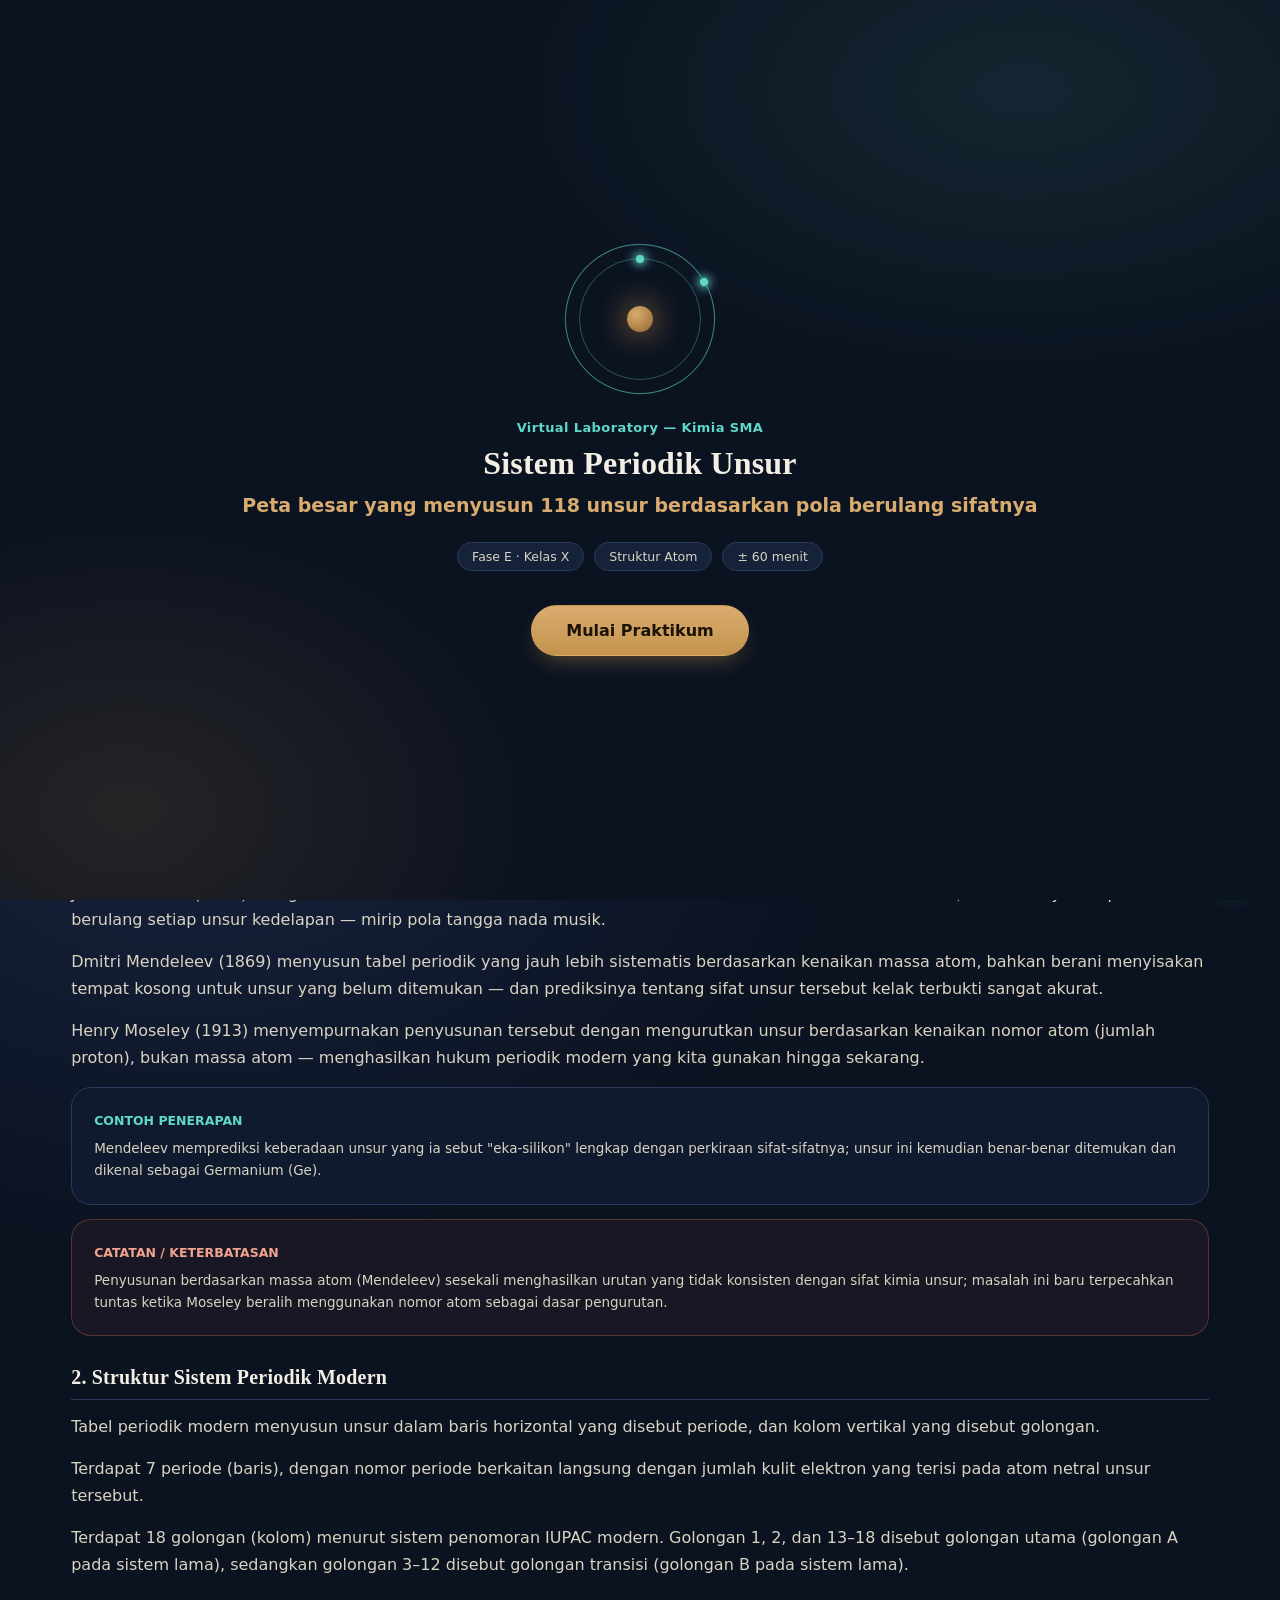
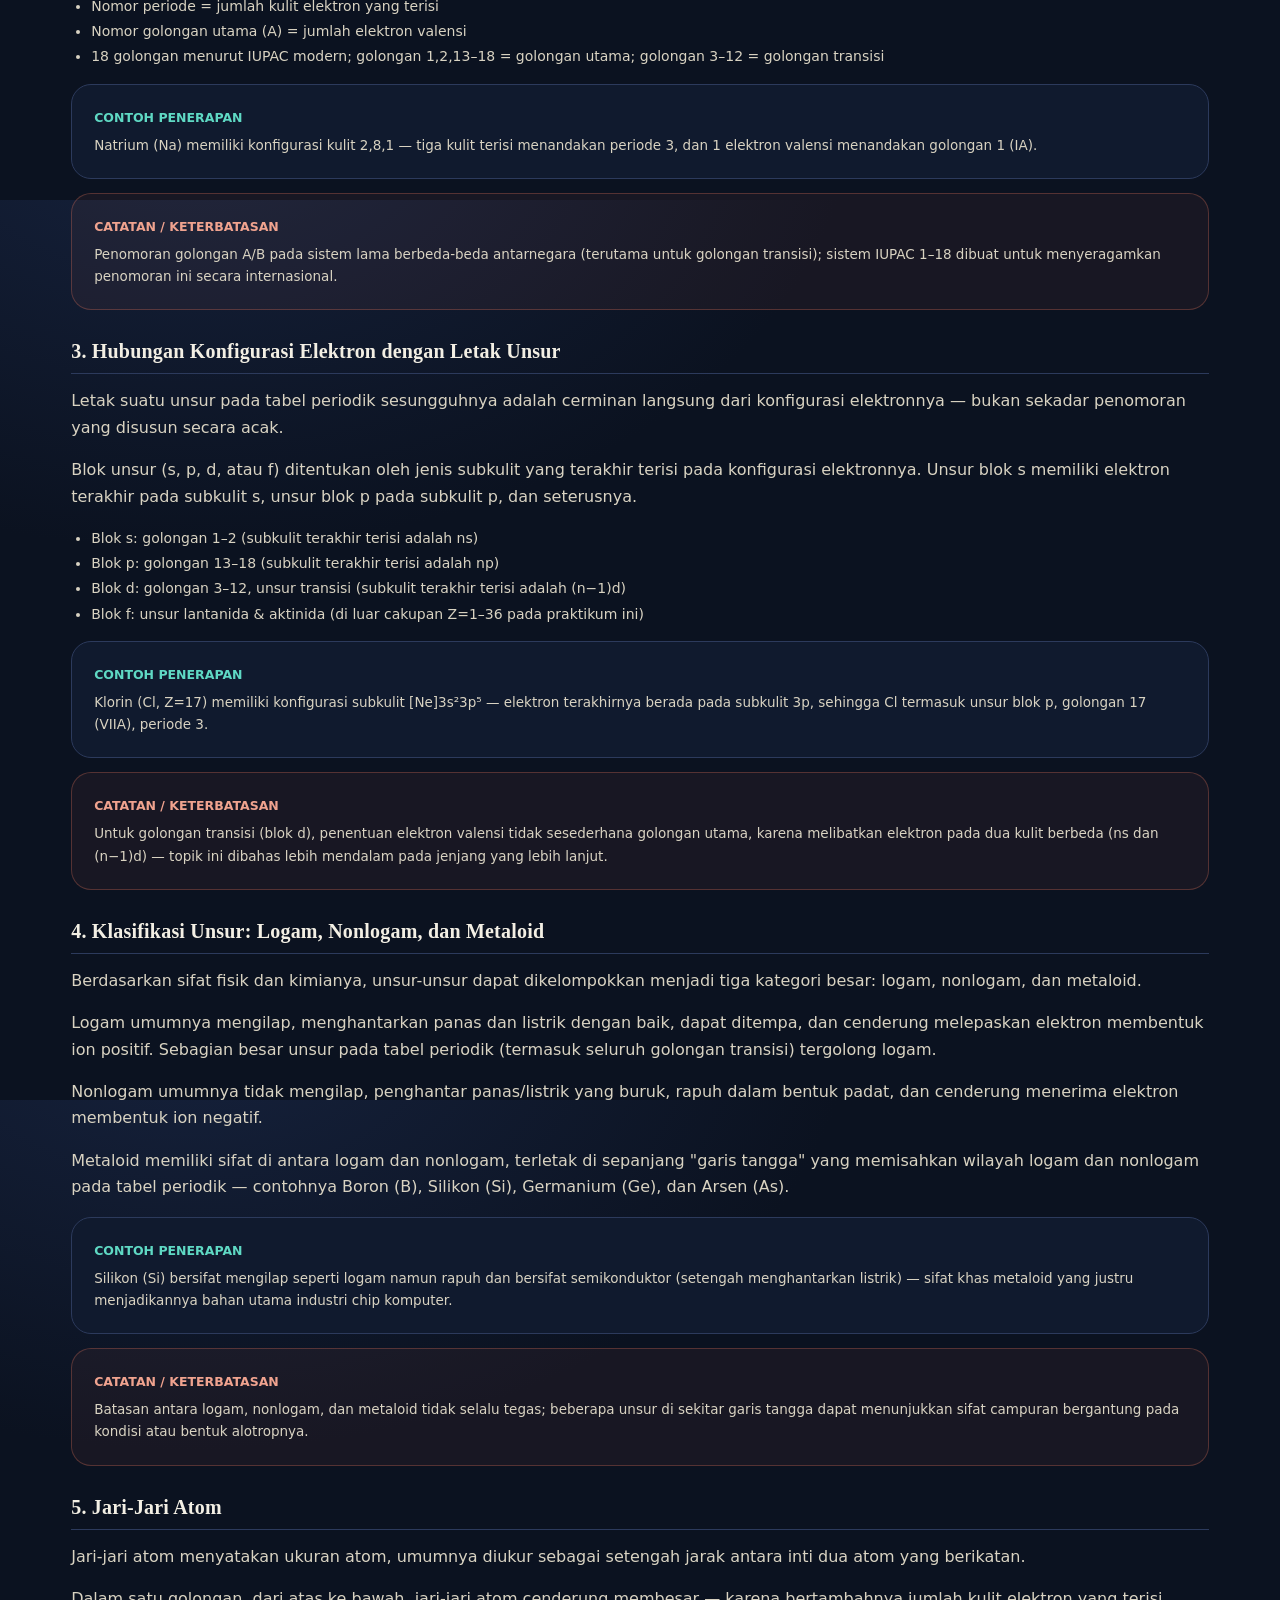
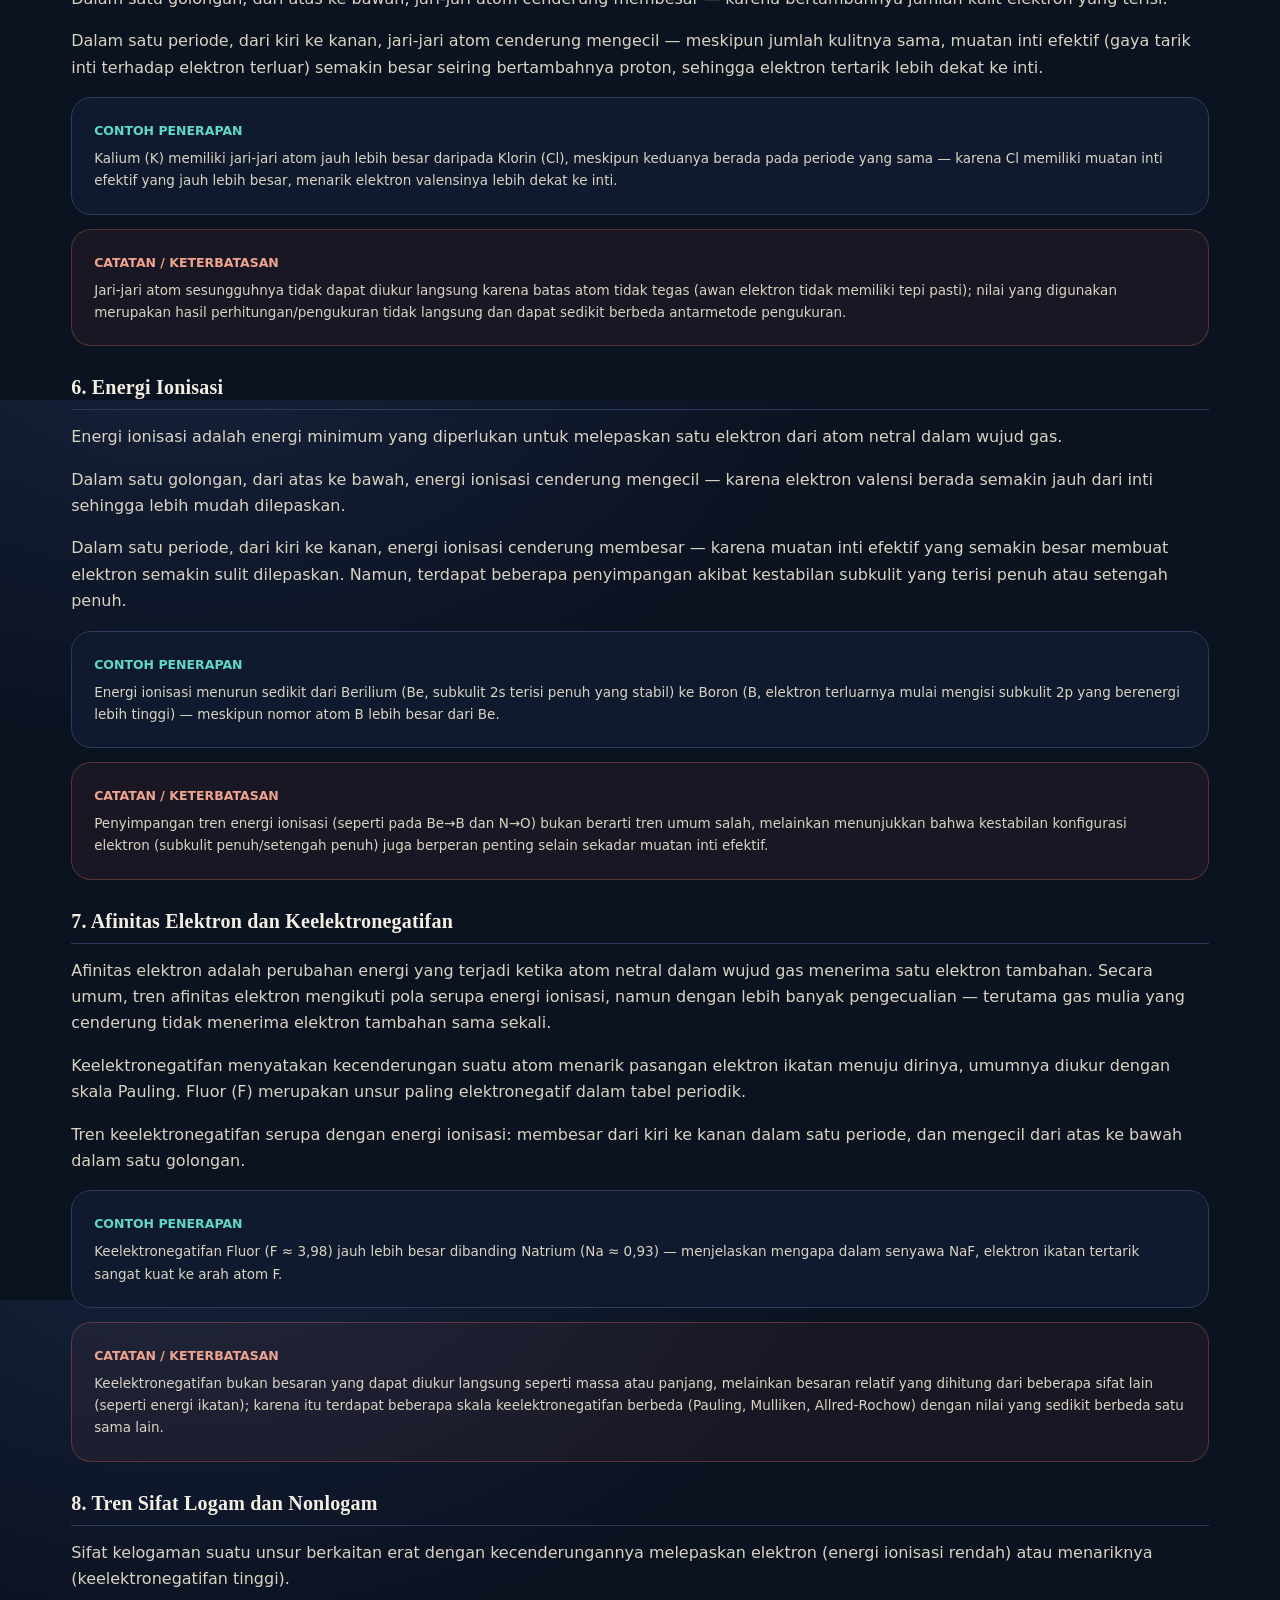
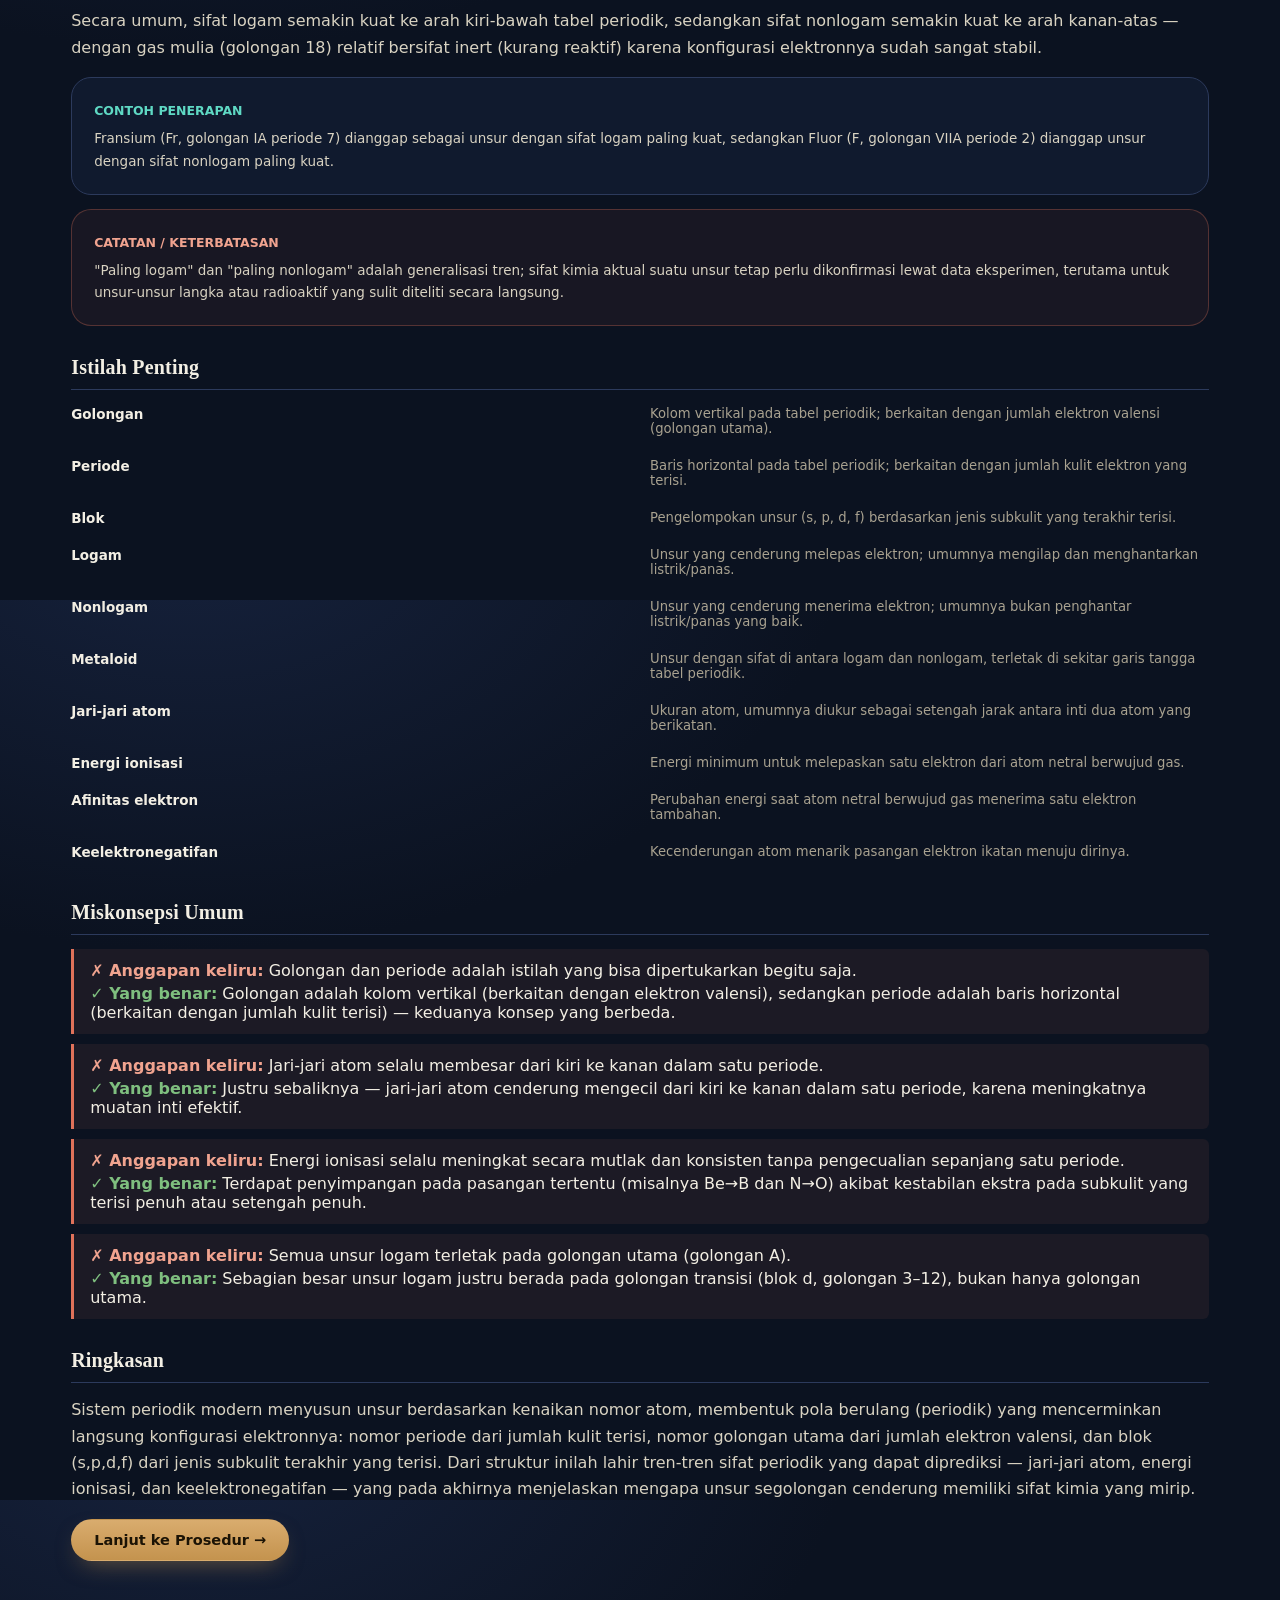
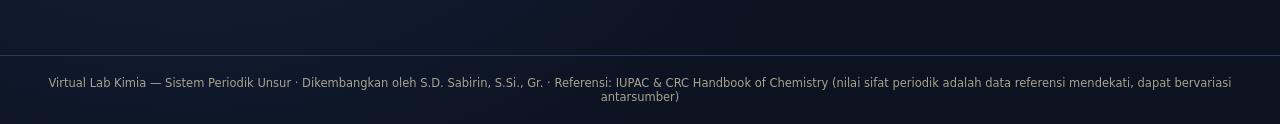
<file: 04-sistem-periodik-unsur.html>
<!DOCTYPE html>
<html lang="id">
<head>
<meta charset="UTF-8">
<meta name="viewport" content="width=device-width, initial-scale=1.0, viewport-fit=cover">
<title>Virtual Lab Kimia — Sistem Periodik Unsur</title>
<meta name="description" content="Laboratorium virtual interaktif Kimia SMA Kelas X: struktur sistem periodik unsur dan tren sifat periodik (jari-jari atom, energi ionisasi, keelektronegatifan).">

<style>
:root{
  --ink-950:#0B1220; --ink-900:#101A2E; --ink-800:#16213A; --ink-700:#1F2C48; --ink-600:#2C3A5C;
  --brass-500:#C4934E; --brass-400:#D9AC6E; --brass-700:#93672F;
  --phosphor-500:#5FD9C4; --phosphor-300:#9EEBDC;
  --ember-500:#E0725A; --ember-300:#F0A38F;
  --leaf-500:#7FBF7F;
  --violet-400:#B79FE0; --azure-400:#7FB0E0;
  --paper-100:#F3EFE4; --paper-300:#D9D3C2; --paper-500:#A9A290;
  --serif:"Fraunces","Iowan Old Style",Georgia,serif;
  --sans:"Inter","Segoe UI",system-ui,-apple-system,sans-serif;
  --mono:"IBM Plex Mono","SFMono-Regular",Consolas,monospace;
  --radius-s:6px; --radius-m:12px; --radius-l:20px;
  --shadow-deep:0 20px 50px -20px rgba(0,0,0,.6);
  --ease:cubic-bezier(.22,.61,.36,1);
}
*,*::before,*::after{ box-sizing:border-box; }
html,body{ height:100%; }
body{ margin:0; font-family:var(--sans); background:radial-gradient(1200px 800px at 15% -10%, #16223d 0%, var(--ink-950) 55%); color:var(--paper-100); -webkit-font-smoothing:antialiased; overflow-x:hidden; }
h1,h2,h3,h4{ font-family:var(--serif); font-weight:600; margin:0 0 .4em; letter-spacing:.2px; }
p{ margin:0 0 1em; line-height:1.65; color:var(--paper-300); }
a{ color:var(--phosphor-500); }
button{ font-family:inherit; }
::selection{ background:var(--brass-500); color:var(--ink-950); }
@media (prefers-reduced-motion: reduce){ *{ animation-duration:.001ms !important; animation-iteration-count:1 !important; transition-duration:.001ms !important; } }
body.reduce-motion *{ animation:none !important; transition:none !important; }
:focus-visible{ outline:2px solid var(--phosphor-500); outline-offset:3px; border-radius:4px; }
::-webkit-scrollbar{ width:10px; height:10px; }
::-webkit-scrollbar-track{ background:transparent; }
::-webkit-scrollbar-thumb{ background:var(--ink-600); border-radius:10px; }
::-webkit-scrollbar-thumb:hover{ background:var(--brass-700); }
.visually-hidden{ position:absolute !important; width:1px;height:1px; padding:0;margin:-1px; overflow:hidden; clip:rect(0,0,0,0); white-space:nowrap; border:0; }
.skip-link{ position:absolute; left:12px; top:-60px; background:var(--brass-500); color:var(--ink-950); padding:10px 16px; border-radius:var(--radius-s); z-index:999; font-weight:600; transition:top .2s var(--ease); }
.skip-link:focus{ top:12px; }

#app{ min-height:100vh; display:flex; flex-direction:column; }
.appbar{ display:flex; align-items:center; gap:16px; padding:10px 22px; background:linear-gradient(180deg, rgba(16,26,46,.96), rgba(16,26,46,.88)); border-bottom:1px solid var(--ink-600); position:sticky; top:0; z-index:60; backdrop-filter:blur(6px); }
.appbar__brand{ display:flex; align-items:center; gap:10px; margin-right:auto; }
.appbar__mark{ width:34px;height:34px; border-radius:50%; background:radial-gradient(circle at 32% 28%, var(--phosphor-300), var(--phosphor-500) 45%, #1a6f60 100%); box-shadow:0 0 16px -2px var(--phosphor-500); flex:none; }
.appbar__title{ font-family:var(--serif); font-size:15px; line-height:1.1; }
.appbar__title small{ display:block; font-family:var(--sans); font-size:11px; color:var(--paper-500); font-weight:500; }
.tabs{ display:flex; gap:4px; overflow-x:auto; scrollbar-width:none; }
.tabs::-webkit-scrollbar{ display:none; }
.tab-btn{ border:1px solid transparent; background:transparent; color:var(--paper-500); padding:9px 14px; border-radius:999px; font-size:13.5px; font-weight:600; cursor:pointer; white-space:nowrap; display:flex; align-items:center; gap:7px; transition:background .18s var(--ease), color .18s var(--ease), border-color .18s var(--ease); }
.tab-btn .tab-num{ width:18px;height:18px;border-radius:50%; background:var(--ink-700); color:var(--paper-500); font-size:10px; display:grid; place-items:center; font-family:var(--mono); flex:none; }
.tab-btn:hover{ color:var(--paper-100); background:var(--ink-800); }
.tab-btn[aria-selected="true"]{ color:var(--ink-950); background:var(--brass-500); }
.tab-btn[aria-selected="true"] .tab-num{ background:rgba(11,18,32,.25); color:var(--ink-950); }
.tab-btn[disabled]{ opacity:.35; cursor:not-allowed; }
.tab-btn[disabled]:hover{ background:transparent; color:var(--paper-500); }
.appbar__actions{ display:flex; align-items:center; gap:8px; }
.icon-btn{ width:36px;height:36px; border-radius:50%; border:1px solid var(--ink-600); background:var(--ink-800); color:var(--paper-300); display:grid; place-items:center; cursor:pointer; font-size:15px; transition:border-color .18s var(--ease), color .18s var(--ease), transform .12s var(--ease); }
.icon-btn:hover{ border-color:var(--brass-500); color:var(--brass-400); }
.icon-btn:active{ transform:scale(.94); }
.icon-btn[aria-pressed="false"]{ opacity:.5; }
.progress-rail{ height:3px; background:var(--ink-700); position:relative; }
.progress-rail__fill{ height:100%; background:linear-gradient(90deg, var(--brass-700), var(--brass-500), var(--phosphor-500)); width:0%; transition:width .4s var(--ease); }
main{ flex:1; position:relative; }
.view{ display:none; padding:28px clamp(16px,4vw,56px) 64px; max-width:1240px; margin:0 auto; animation:viewIn .35s var(--ease); }
.view.is-active{ display:block; }
@keyframes viewIn{ from{ opacity:0; transform:translateY(6px);} to{opacity:1; transform:none;} }
.view-head{ margin-bottom:26px; }
.eyebrow-plain{ font-size:12.5px; color:var(--phosphor-500); font-weight:600; margin-bottom:6px; }
.view-head h2{ font-size:clamp(24px,3.4vw,34px); }
.view-head p{ max-width:640px; }
.card{ background:linear-gradient(180deg, var(--ink-800), var(--ink-900)); border:1px solid var(--ink-600); border-radius:var(--radius-l); padding:22px; }
.grid-2{ display:grid; grid-template-columns:1fr 1fr; gap:20px; }
@media (max-width:900px){ .grid-2{ grid-template-columns:1fr; } }

.btn{ display:inline-flex; align-items:center; gap:8px; justify-content:center; padding:12px 22px; border-radius:999px; border:1px solid transparent; cursor:pointer; font-weight:600; font-size:14.5px; transition:transform .14s var(--ease), box-shadow .2s var(--ease), background .18s; }
.btn:active{ transform:scale(.97); }
.btn--primary{ background:linear-gradient(180deg, var(--brass-400), var(--brass-500)); color:#1B1305; box-shadow:0 10px 24px -10px rgba(196,147,78,.55); }
.btn--primary:hover{ box-shadow:0 14px 30px -10px rgba(196,147,78,.7); }
.btn--ghost{ background:transparent; border-color:var(--ink-600); color:var(--paper-100); }
.btn--ghost:hover{ border-color:var(--brass-500); color:var(--brass-400); }
.btn--danger{ background:transparent; border-color:var(--ember-500); color:var(--ember-300); }
.btn--danger:hover{ background:rgba(224,114,90,.12); }
.btn[disabled]{ opacity:.4; cursor:not-allowed; }
.btn--sm{ padding:8px 16px; font-size:13px; }
.btn--block{ width:100%; }

label{ display:block; font-size:13px; font-weight:600; color:var(--paper-300); margin-bottom:6px; }
input[type="text"], input[type="number"], select, textarea{ width:100%; background:var(--ink-950); border:1px solid var(--ink-600); color:var(--paper-100); padding:11px 13px; border-radius:var(--radius-s); font-size:14.5px; font-family:inherit; }
textarea{ resize:vertical; min-height:76px; line-height:1.5; }
input:focus, select:focus, textarea:focus{ border-color:var(--phosphor-500); }
.field{ margin-bottom:16px; }
.field-row{ display:grid; grid-template-columns:1fr 1fr; gap:14px; }
@media (max-width:640px){ .field-row{ grid-template-columns:1fr; } }
.hint{ font-size:12px; color:var(--paper-500); margin-top:5px; }

#splash{ position:fixed; inset:0; z-index:200; display:flex; align-items:center; justify-content:center; background:radial-gradient(900px 500px at 80% 10%, rgba(95,217,196,.10), transparent 60%), radial-gradient(700px 500px at 10% 90%, rgba(196,147,78,.14), transparent 60%), var(--ink-950); padding:24px; text-align:center; transition:opacity .5s var(--ease), visibility .5s; }
#splash.is-hidden{ opacity:0; visibility:hidden; pointer-events:none; }
.splash__orbit{ position:relative; width:150px;height:150px; margin:0 auto 26px; }
.splash__nucleus{ position:absolute; inset:0; margin:auto; width:26px;height:26px;border-radius:50%; background:radial-gradient(circle at 35% 30%, var(--brass-400), var(--brass-700)); box-shadow:0 0 30px 4px rgba(196,147,78,.55); }
.splash__ring{ position:absolute; inset:0; border:1px solid rgba(95,217,196,.35); border-radius:50%; }
.splash__ring:nth-child(2){ inset:14px; animation:spin 6s linear infinite; }
.splash__ring:nth-child(3){ inset:0; transform:rotate(60deg); animation:spin 9s linear infinite reverse; }
.splash__ring:nth-child(4){ inset:0; transform:rotate(-60deg); animation:spin 12s linear infinite; }
.splash__electron{ position:absolute; width:8px;height:8px;border-radius:50%; background:var(--phosphor-500); box-shadow:0 0 10px 2px var(--phosphor-500); top:-4px; left:50%; margin-left:-4px; }
@keyframes spin{ to{ transform:rotate(360deg); } }
body.reduce-motion .splash__ring{ animation:none; }
.splash__eyebrow{ letter-spacing:.4px; color:var(--phosphor-500); font-weight:700; font-size:13px; margin-bottom:10px; }
.splash h1{ font-size:clamp(26px,4.6vw,42px); max-width:800px; margin:0 auto 10px; }
.splash__topic{ color:var(--brass-400); font-weight:600; font-size:clamp(15px,2vw,19px); margin-bottom:26px; }
.splash__meta{ display:flex; gap:10px; justify-content:center; flex-wrap:wrap; margin-bottom:34px; }
.chip{ border:1px solid var(--ink-600); border-radius:999px; padding:6px 14px; font-size:12.5px; color:var(--paper-300); background:var(--ink-800); }

.modal-scrim{ position:fixed; inset:0; background:rgba(6,9,16,.72); z-index:210; display:flex; align-items:center; justify-content:center; padding:20px; }
.modal-scrim[hidden]{ display:none; }
.modal{ background:var(--ink-900); border:1px solid var(--ink-600); border-radius:var(--radius-l); max-width:460px; width:100%; padding:28px; box-shadow:var(--shadow-deep); }
.modal h2{ font-size:22px; }

.theory-toc{ display:flex; flex-wrap:wrap; gap:8px; margin-bottom:22px; }
.toc-pill{ border:1px solid var(--ink-600); background:var(--ink-800); color:var(--paper-300); padding:7px 13px; border-radius:999px; font-size:12.5px; cursor:pointer; font-weight:600; }
.toc-pill:hover{ border-color:var(--brass-500); color:var(--brass-400); }
.theory-section{ margin-bottom:30px; scroll-margin-top:90px; }
.theory-section h3{ font-size:20px; border-bottom:1px solid var(--ink-600); padding-bottom:10px; margin-bottom:14px; }
.term-list{ display:grid; grid-template-columns:1fr 1fr; gap:10px 20px; }
.term-list dt{ font-weight:700; color:var(--paper-100); font-size:13.5px; }
.term-list dd{ margin:0 0 12px; color:var(--paper-500); font-size:13.2px; }
@media (max-width:700px){ .term-list{ grid-template-columns:1fr; } }
.misconception{ border-left:3px solid var(--ember-500); background:rgba(224,114,90,.08); border-radius:0 var(--radius-s) var(--radius-s) 0; padding:12px 16px; margin-bottom:10px; }
.misconception b{ color:var(--ember-300); }
table.data-table{ width:100%; border-collapse:collapse; font-size:13.5px; }
table.data-table th{ text-align:left; font-family:var(--serif); font-weight:600; color:var(--brass-400); padding:10px 12px; border-bottom:2px solid var(--ink-600); }
table.data-table td{ padding:10px 12px; border-bottom:1px solid var(--ink-700); color:var(--paper-300); }
table.data-table tr:last-child td{ border-bottom:none; }
.table-wrap{ overflow-x:auto; }

.mini-pt{ display:grid; grid-template-columns:repeat(18,22px); gap:2px; margin:18px 0; overflow-x:auto; padding-bottom:6px; }
.mini-pt .mp-cell{ width:22px;height:22px;border-radius:3px; font-size:8px; display:flex; align-items:center; justify-content:center; color:var(--ink-950); font-weight:700; }

.proc-tabs{ display:flex; gap:10px; margin-bottom:20px; flex-wrap:wrap; }
.proc-tab{ border:1px solid var(--ink-600); background:var(--ink-800); color:var(--paper-300); padding:10px 16px; border-radius:var(--radius-m); cursor:pointer; font-weight:600; font-size:13.5px; text-align:left; }
.proc-tab[aria-selected="true"]{ border-color:var(--brass-500); color:var(--brass-400); background:rgba(196,147,78,.09); }
.step-list{ counter-reset:step; }
.step{ display:grid; grid-template-columns:40px 1fr; gap:16px; padding:16px 0; border-bottom:1px solid var(--ink-700); opacity:.5; }
.step.is-unlocked{ opacity:1; }
.step:last-child{ border-bottom:none; }
.step__num{ width:34px;height:34px;border-radius:50%; background:var(--ink-700); color:var(--paper-500); display:grid; place-items:center; font-family:var(--mono); font-weight:700; font-size:13px; }
.step.is-unlocked .step__num{ background:var(--brass-500); color:#1B1305; }
.step.is-done .step__num{ background:var(--leaf-500); color:#0c2410; }
.step h4{ font-size:15.5px; margin-bottom:6px; }
.step__meta{ display:flex; gap:16px; flex-wrap:wrap; font-size:12.5px; color:var(--paper-500); margin:8px 0; }
.step__meta span{ display:flex; gap:5px; align-items:center; }
.step__meta b{ color:var(--paper-300); font-weight:600; }
.step-actions{ margin-top:10px; }
.progress-track{ height:8px; background:var(--ink-700); border-radius:99px; overflow:hidden; margin-bottom:20px; }
.progress-track__fill{ height:100%; background:linear-gradient(90deg, var(--brass-500), var(--phosphor-500)); width:0%; transition:width .4s var(--ease); }

.sim-shell{ display:grid; grid-template-columns:300px 1fr; gap:20px; }
@media (max-width:980px){ .sim-shell{ grid-template-columns:1fr; } }
.sim-panel{ display:flex; flex-direction:column; gap:16px; }
.sim-stage{ position:relative; border-radius:var(--radius-l); border:1px solid var(--ink-600); background:radial-gradient(ellipse at 50% 30%, #0e1a30 0%, #060a14 72%); overflow:hidden; min-height:460px; }
.sim-toolbar{ display:flex; flex-wrap:wrap; gap:8px; padding:12px 16px; border-top:1px solid var(--ink-600); background:rgba(11,18,32,.7); }
.readout{ display:grid; grid-template-columns:1fr 1fr; gap:8px; font-family:var(--mono); font-size:12.5px; }
.readout div{ background:var(--ink-950); border:1px solid var(--ink-700); border-radius:var(--radius-s); padding:8px 10px; }
.readout b{ display:block; color:var(--phosphor-500); font-size:10.5px; letter-spacing:.4px; margin-bottom:2px; font-family:var(--sans); }
.readout span{ color:var(--paper-100); font-size:13.5px; word-break:break-word; }
.control-row{ display:flex; gap:8px; flex-wrap:wrap; }
.legend{ display:flex; flex-direction:column; gap:6px; font-size:12px; color:var(--paper-500); }
.legend span{ display:inline-flex; align-items:center; gap:7px; }
.legend i{ width:10px;height:10px;border-radius:50%; display:inline-block; flex:none; }
.sim-note{ font-size:12.5px; background:rgba(95,217,196,.08); border:1px solid rgba(95,217,196,.25); border-radius:var(--radius-s); padding:10px 12px; color:var(--paper-300); }

/* DOM layer (periodic grid & trend comparator) */
.dom-layer{ position:absolute; inset:0; overflow:auto; padding:22px; }

/* Periodic table grid */
.pt-grid-wrap{ overflow-x:auto; padding-bottom:8px; }
.pt-grid{ display:grid; grid-template-columns:repeat(18, minmax(40px,1fr)); gap:4px; min-width:760px; }
.pt-cell{ aspect-ratio:1; border-radius:6px; border:1.5px solid transparent; display:flex; flex-direction:column; align-items:center; justify-content:center; cursor:pointer; transition:transform .12s var(--ease), border-color .12s; position:relative; }
.pt-cell:hover{ transform:translateY(-2px); border-color:var(--paper-100); }
.pt-cell.is-selected{ border-color:var(--paper-100); box-shadow:0 0 0 2px var(--paper-100); }
.pt-cell.is-highlighted{ outline:2px dashed rgba(243,239,228,.5); outline-offset:1px; }
.pt-cell .pz{ font-size:8px; color:rgba(11,18,32,.65); position:absolute; top:2px; left:4px; }
.pt-cell .psym{ font-size:13px; font-weight:800; color:#0B1220; }
.pt-empty{ visibility:hidden; }
.cat-alkali{ background:var(--brass-400); }
.cat-alkali-tanah{ background:#E3C284; }
.cat-transisi{ background:var(--azure-400); }
.cat-metaloid{ background:var(--violet-400); }
.cat-nonlogam{ background:var(--phosphor-300); }
.cat-halogen{ background:var(--ember-300); }
.cat-gas-mulia{ background:#8892A6; }
.cat-logam{ background:#CFCABF; }

.pt-legend{ display:flex; flex-wrap:wrap; gap:10px; margin:16px 0; font-size:11px; color:var(--paper-300); }
.pt-legend span{ display:inline-flex; align-items:center; gap:5px; }
.pt-legend i{ width:12px;height:12px;border-radius:3px; display:inline-block; }

.detail-card{ background:var(--ink-950); border:1px solid var(--ink-700); border-radius:var(--radius-m); padding:18px; margin-top:16px; }
.detail-head{ display:flex; align-items:center; gap:14px; margin-bottom:14px; }
.detail-symbol{ width:56px;height:56px;border-radius:var(--radius-s); display:grid; place-items:center; font-family:var(--serif); font-size:24px; font-weight:700; color:#0B1220; flex:none; }
.detail-cards{ display:grid; grid-template-columns:repeat(4,1fr); gap:8px; margin-top:12px; }
@media (max-width:640px){ .detail-cards{ grid-template-columns:1fr 1fr; } }
.detail-cards .qn-card{ background:var(--ink-900); border:1px solid var(--ink-700); border-radius:var(--radius-s); padding:10px 8px; text-align:center; }
.detail-cards .qn-card b{ display:block; font-size:10px; color:var(--phosphor-500); margin-bottom:4px; }
.detail-cards .qn-card span{ font-family:var(--mono); font-size:14px; color:var(--paper-100); }

/* Trend comparator */
.trend-bars{ display:flex; flex-direction:column; gap:18px; margin:18px 0; }
.trend-bar-row{ display:flex; align-items:center; gap:12px; }
.trend-bar-label{ width:110px; flex:none; font-size:12.5px; color:var(--paper-300); text-align:right; }
.trend-bar-track{ flex:1; height:26px; background:var(--ink-950); border:1px solid var(--ink-700); border-radius:99px; overflow:hidden; position:relative; }
.trend-bar-fill{ height:100%; border-radius:99px 0 0 99px; display:flex; align-items:center; padding-left:10px; font-family:var(--mono); font-size:12px; color:#0B1220; font-weight:700; white-space:nowrap; transition:width .4s var(--ease); }
.verdict{ text-align:left; padding:16px 18px; border-radius:var(--radius-m); border:1px solid var(--ink-600); background:var(--ink-950); }
.verdict-title{ font-family:var(--serif); font-size:18px; color:var(--brass-400); margin-bottom:6px; }
.verdict-desc{ font-size:13px; color:var(--paper-300); }

.stepper-field{ margin-bottom:16px; }
.stepper-row{ display:flex; align-items:center; gap:10px; }
.stepper-btn{ width:34px;height:34px; border-radius:50%; border:1px solid var(--ink-600); background:var(--ink-800); color:var(--paper-100); font-size:17px; font-weight:700; cursor:pointer; display:grid; place-items:center; flex:none; }
.stepper-btn:hover{ border-color:var(--brass-500); color:var(--brass-400); }
.stepper-btn:active{ transform:scale(.92); }
.stepper-val{ flex:1; text-align:center; font-family:var(--mono); font-size:18px; color:var(--paper-100); background:var(--ink-950); border:1px solid var(--ink-700); border-radius:var(--radius-s); padding:7px 0; }

.lkpd-section{ margin-bottom:24px; }
.lkpd-section h3{ font-size:16px; display:flex; align-items:center; gap:8px; }
.lkpd-section h3 em{ font-style:normal; font-family:var(--mono); font-size:11px; color:var(--paper-500); background:var(--ink-700); padding:3px 8px; border-radius:5px; }
.obs-table td, .obs-table th{ padding:8px; }
.obs-table input{ padding:7px 9px; font-size:13px; }
.add-row-btn{ margin-top:8px; }
.lkpd-toolbar{ display:flex; gap:10px; flex-wrap:wrap; position:sticky; bottom:14px; z-index:5; background:var(--ink-900); border:1px solid var(--ink-600); padding:12px; border-radius:var(--radius-m); box-shadow:var(--shadow-deep); }
.save-status{ font-size:12px; color:var(--paper-500); align-self:center; margin-left:auto; }

.quiz-progress{ display:flex; align-items:center; gap:12px; margin-bottom:22px; }
.quiz-progress .progress-track{ flex:1; margin:0; }
.quiz-meta{ font-family:var(--mono); font-size:12.5px; color:var(--paper-500); white-space:nowrap; }
.q-card{ margin-bottom:18px; }
.q-tag{ display:inline-block; font-size:10.5px; font-weight:700; letter-spacing:.3px; padding:3px 9px; border-radius:999px; margin-bottom:12px; }
.q-tag.lots{ background:rgba(127,191,127,.16); color:var(--leaf-500); }
.q-tag.mots{ background:rgba(196,147,78,.18); color:var(--brass-400); }
.q-tag.hots{ background:rgba(224,114,90,.18); color:var(--ember-300); }
.q-stem{ font-size:15.5px; color:var(--paper-100); margin-bottom:14px; font-weight:500; line-height:1.55; }
.opt{ display:flex; gap:11px; align-items:flex-start; padding:12px 14px; border:1px solid var(--ink-600); border-radius:var(--radius-m); margin-bottom:9px; cursor:pointer; transition:border-color .15s, background .15s; }
.opt:hover{ border-color:var(--brass-500); }
.opt input{ margin-top:3px; accent-color:var(--brass-500); flex:none; }
.opt span{ font-size:14px; color:var(--paper-300); }
.opt.is-correct{ border-color:var(--leaf-500); background:rgba(127,191,127,.09); }
.opt.is-wrong{ border-color:var(--ember-500); background:rgba(224,114,90,.09); }
.q-explain{ display:none; margin-top:12px; padding:12px 14px; border-radius:var(--radius-s); background:var(--ink-950); border:1px solid var(--ink-700); font-size:13px; color:var(--paper-300); }
.q-explain.is-visible{ display:block; }
.q-explain b{ color:var(--phosphor-500); }
.short-answer-input{ margin-top:6px; }
.result-hero{ text-align:center; padding:38px 22px; }
.result-score{ font-family:var(--serif); font-size:56px; color:var(--brass-400); }
.badge-row{ display:flex; gap:10px; justify-content:center; flex-wrap:wrap; margin-top:18px; }
.badge{ display:flex; flex-direction:column; align-items:center; gap:6px; width:96px; opacity:.3; }
.badge.is-earned{ opacity:1; }
.badge i{ width:44px;height:44px;border-radius:50%; background:radial-gradient(circle at 35% 30%, var(--brass-400), var(--brass-700)); display:grid; place-items:center; font-style:normal; font-size:18px; }
.badge span{ font-size:10.5px; text-align:center; color:var(--paper-500); font-weight:600; }

.dev-card{ display:grid; grid-template-columns:180px 1fr; gap:26px; align-items:start; }
@media (max-width:640px){ .dev-card{ grid-template-columns:1fr; } }
.dev-photo{ width:180px;height:180px; border-radius:var(--radius-l); overflow:hidden; border:1px solid var(--ink-600); background:var(--ink-700); }
.dev-photo svg{ width:100%; height:100%; display:block; }
.dev-competency{ display:flex; flex-wrap:wrap; gap:8px; margin-top:14px; }

.assistant-fab{ position:fixed; right:20px; bottom:20px; z-index:150; width:56px;height:56px; border-radius:50%; background:linear-gradient(160deg, var(--phosphor-300), var(--phosphor-500)); border:none; cursor:pointer; box-shadow:0 14px 30px -10px rgba(95,217,196,.6); font-size:22px; display:grid; place-items:center; color:#052c25; }
.assistant-panel{ position:fixed; right:20px; bottom:88px; width:min(340px, calc(100vw - 40px)); max-height:60vh; z-index:150; background:var(--ink-900); border:1px solid var(--ink-600); border-radius:var(--radius-l); box-shadow:var(--shadow-deep); display:flex; flex-direction:column; overflow:hidden; }
.assistant-panel[hidden]{ display:none; }
.assistant-head{ padding:14px 16px; border-bottom:1px solid var(--ink-600); display:flex; justify-content:space-between; align-items:center; }
.assistant-head h4{ margin:0; font-size:14.5px; }
.assistant-body{ padding:14px 16px; overflow-y:auto; flex:1; display:flex; flex-direction:column; gap:10px; font-size:13px; }
.assistant-msg{ background:var(--ink-800); border-radius:var(--radius-s); padding:9px 11px; color:var(--paper-300); align-self:flex-start; max-width:88%; }
.assistant-msg.user{ background:var(--brass-700); color:#fff; align-self:flex-end; }
.assistant-chips{ display:flex; flex-wrap:wrap; gap:6px; padding:0 16px 14px; }
.assistant-chip{ font-size:11.5px; border:1px solid var(--ink-600); background:var(--ink-800); color:var(--paper-300); padding:6px 10px; border-radius:999px; cursor:pointer; }

#toast-region{ position:fixed; left:50%; bottom:24px; transform:translateX(-50%); z-index:300; display:flex; flex-direction:column; gap:8px; align-items:center; }
.toast{ background:var(--ink-800); border:1px solid var(--ink-600); color:var(--paper-100); padding:10px 18px; border-radius:999px; font-size:13px; box-shadow:var(--shadow-deep); animation:toastIn .25s var(--ease); }
.toast.success{ border-color:var(--leaf-500); }
.toast.error{ border-color:var(--ember-500); }
@keyframes toastIn{ from{ opacity:0; transform:translateY(10px);} }
footer.appfoot{ text-align:center; padding:20px; font-size:11.5px; color:var(--paper-500); border-top:1px solid var(--ink-600); }

@media (max-width:760px){
  .appbar{ flex-wrap:wrap; padding:10px 14px; row-gap:8px; }
  .appbar__brand{ margin-right:0; }
  .appbar__title small{ display:none; }
  .tabs{ order:3; width:100%; padding-top:2px; }
  .appbar__actions{ margin-left:auto; }
  .assistant-panel{ right:12px; left:12px; width:auto; bottom:80px; }
  .assistant-fab{ right:14px; bottom:14px; }
}
@media print{
  .appbar,.assistant-fab,.assistant-panel,footer.appfoot,.lkpd-toolbar,#splash,.modal-scrim,.progress-rail{ display:none !important; }
  body{ background:#fff; color:#111; }
  .view{ display:block !important; }
  main .view:not(#view-lkpd){ display:none !important; }
  .card{ border:1px solid #ccc; background:#fff; }
}
</style>
</head>
<body>
<a href="#main-content" class="skip-link">Lompat ke konten utama</a>

<div id="splash" role="dialog" aria-labelledby="splash-title">
  <div>
    <div class="splash__orbit" aria-hidden="true">
      <div class="splash__ring"></div>
      <div class="splash__ring"><span class="splash__electron"></span></div>
      <div class="splash__ring"><span class="splash__electron"></span></div>
      <div class="splash__nucleus"></div>
    </div>
    <div class="splash__eyebrow">Virtual Laboratory — Kimia SMA</div>
    <h1 id="splash-title">Sistem Periodik Unsur</h1>
    <div class="splash__topic">Peta besar yang menyusun 118 unsur berdasarkan pola berulang sifatnya</div>
    <div class="splash__meta">
      <span class="chip">Fase E · Kelas X</span>
      <span class="chip">Struktur Atom</span>
      <span class="chip">± 60 menit</span>
    </div>
    <button class="btn btn--primary" id="btn-start" style="font-size:16px;padding:15px 34px;">Mulai Praktikum</button>
  </div>
</div>

<div class="modal-scrim" id="modal-identity" hidden>
  <form class="modal" id="form-identity" novalidate>
    <h2>Identitas Praktikan</h2>
    <p style="font-size:13px;">Data ini digunakan pada LKPD, evaluasi, dan rekap hasil belajarmu.</p>
    <div class="field"><label for="inp-nama">Nama Lengkap</label><input type="text" id="inp-nama" required autocomplete="name" placeholder="cth. Ahmad Zaki"></div>
    <div class="field-row">
      <div class="field"><label for="inp-kelas">Kelas</label><input type="text" id="inp-kelas" required placeholder="cth. X-4"></div>
      <div class="field"><label for="inp-id">No. Absen / ID</label><input type="text" id="inp-id" placeholder="cth. 17"></div>
    </div>
    <p class="hint" id="identity-error" style="color:var(--ember-300); display:none;">Nama dan kelas wajib diisi sebelum memulai.</p>
    <button type="submit" class="btn btn--primary btn--block">Simpan &amp; Masuk Laboratorium</button>
  </form>
</div>

<div id="app" hidden>
  <header class="appbar">
    <div class="appbar__brand">
      <div class="appbar__mark" aria-hidden="true"></div>
      <div class="appbar__title">Virtual Lab Kimia<small>Sistem Periodik Unsur</small></div>
    </div>
    <nav class="tabs" id="tabs" aria-label="Navigasi bagian praktikum" role="tablist"></nav>
    <div class="appbar__actions">
      <button class="icon-btn" id="btn-sound" aria-pressed="true" title="Suara ON/OFF" aria-label="Aktifkan atau matikan suara">🔊</button>
      <button class="icon-btn" id="btn-reduce-motion" aria-pressed="false" title="Kurangi animasi" aria-label="Kurangi animasi">✧</button>
      <button class="icon-btn" id="btn-print" title="Cetak LKPD" aria-label="Cetak LKPD">🖨</button>
    </div>
  </header>
  <div class="progress-rail"><div class="progress-rail__fill" id="global-progress"></div></div>

  <main id="main-content">

    <!-- ============================= TEORI ============================= -->
    <section class="view" id="view-teori" data-view="teori">
      <div class="view-head">
        <div class="eyebrow-plain">01 · Teori</div>
        <h2>Peta Besar Unsur-Unsur Kimia</h2>
        <p>Mengapa unsur-unsur bisa disusun rapi dalam satu tabel, dan mengapa sifatnya berulang secara periodik? Jawabannya terletak pada konfigurasi elektron yang sudah kamu pelajari sebelumnya.</p>
      </div>

      <div class="card" style="margin-bottom:26px;">
        <h3 style="font-size:16px;margin-bottom:12px;">Tujuan Pembelajaran</h3>
        <ul id="tp-list" style="margin:0; padding-left:20px; color:var(--paper-300); font-size:14px; line-height:1.8;"></ul>
      </div>

      <div class="theory-toc" id="theory-toc" aria-label="Lompat ke subtopik teori"></div>

      <div class="table-wrap">
        <div class="mini-pt" id="mini-pt"></div>
      </div>

      <div id="theory-sections"></div>
    </section>

    <!-- ============================= PROSEDUR ============================= -->
    <section class="view" id="view-prosedur" data-view="prosedur">
      <div class="view-head">
        <div class="eyebrow-plain">02 · Prosedur</div>
        <h2>Langkah Kerja Praktikum</h2>
        <p>Pilih salah satu aktivitas untuk melihat urutan langkah kerjanya. Selesaikan langkah secara berurutan sebelum melanjutkan ke simulasi.</p>
      </div>
      <div class="proc-tabs" id="proc-tabs" role="tablist" aria-label="Pilih aktivitas"></div>
      <div class="progress-track"><div class="progress-track__fill" id="proc-progress"></div></div>
      <div class="card"><div class="step-list" id="proc-steps"></div></div>
    </section>

    <!-- ============================= SIMULASI ============================= -->
    <section class="view" id="view-simulasi" data-view="simulasi">
      <div class="view-head">
        <div class="eyebrow-plain">03 · Simulasi</div>
        <h2>Laboratorium Interaktif</h2>
        <p>Jelajahi tabel periodik interaktif, atau bandingkan tren sifat periodik dua unsur secara langsung.</p>
      </div>
      <div class="proc-tabs" id="sim-tabs" role="tablist" aria-label="Pilih simulasi" style="margin-bottom:18px;"></div>

      <div class="sim-shell">
        <div class="sim-panel">
          <div class="card" id="sim-controls"></div>
          <div class="card"><h4 style="font-size:13px; margin-bottom:10px;">Pembacaan Instrumen</h4><div class="readout" id="sim-readout"></div></div>
          <div class="card"><h4 style="font-size:13px; margin-bottom:10px;">Legenda</h4><div class="legend" id="sim-legend"></div></div>
        </div>
        <div>
          <div class="sim-stage" id="sim-stage">
            <div class="dom-layer" id="dom-layer"></div>
          </div>
          <div class="sim-toolbar">
            <div class="control-row"><button class="btn btn--danger btn--sm" id="sim-reset">↺ Reset</button></div>
          </div>
          <p class="sim-note" id="sim-note" style="margin-top:14px;"></p>
        </div>
      </div>
    </section>

    <!-- ============================= LKPD ============================= -->
    <section class="view" id="view-lkpd" data-view="lkpd">
      <div class="view-head">
        <div class="eyebrow-plain">04 · LKPD Digital</div>
        <h2>Lembar Kerja Peserta Didik</h2>
        <p>Isi setiap bagian berdasarkan pengamatanmu pada simulasi. Data tersimpan otomatis di perangkatmu.</p>
      </div>
      <div class="card">
        <form id="form-lkpd">
          <div class="lkpd-section">
            <h3>A. Identitas <em>identitas</em></h3>
            <div class="field-row">
              <div class="field"><label>Nama</label><input type="text" id="lkpd-nama" readonly></div>
              <div class="field"><label>Kelas</label><input type="text" id="lkpd-kelas" readonly></div>
            </div>
          </div>
          <div class="lkpd-section">
            <h3>B. Tujuan <em>tujuan</em></h3>
            <p style="font-size:13.5px;">Menganalisis struktur sistem periodik (golongan, periode, blok) berdasarkan konfigurasi elektron unsur, serta mengidentifikasi tren sifat periodik (jari-jari atom, energi ionisasi, keelektronegatifan).</p>
          </div>
          <div class="lkpd-section">
            <h3>C. Prediksi <em>hipotesis</em></h3>
            <div class="field">
              <label for="lkpd-prediksi">Menurutmu, unsur manakah yang memiliki jari-jari atom lebih besar: Natrium (Na) atau Klorin (Cl)? Keduanya berada pada periode yang sama. Tuliskan prediksimu, lalu buktikan dengan simulator Analisis Tren.</label>
              <textarea id="lkpd-prediksi"></textarea>
            </div>
          </div>
          <div class="lkpd-section">
            <h3>D. Alat &amp; Bahan <em>otomatis</em></h3>
            <ul style="font-size:13.5px; color:var(--paper-300); padding-left:20px;">
              <li>Simulator Penjelajah Tabel Periodik (36 unsur pertama)</li>
              <li>Simulator Analisis Tren Periodik (jari-jari atom, energi ionisasi, keelektronegatifan)</li>
              <li>Panel pembacaan instrumen (golongan, periode, blok, kategori, nilai sifat periodik)</li>
            </ul>
          </div>
          <div class="lkpd-section">
            <h3>E. Pengamatan — Penjelajah Tabel Periodik <em>data</em></h3>
            <div class="table-wrap">
              <table class="data-table obs-table" id="obs-table-1">
                <thead><tr><th>Unsur (Z)</th><th>Golongan</th><th>Periode</th><th>Blok</th><th>Klasifikasi</th></tr></thead>
                <tbody id="obs-tbody-1"></tbody>
              </table>
            </div>
            <button type="button" class="btn btn--ghost btn--sm add-row-btn" data-add="1">+ Tambah Baris</button>
          </div>
          <div class="lkpd-section">
            <h3>E2. Pengamatan — Analisis Tren <em>data</em></h3>
            <div class="table-wrap">
              <table class="data-table obs-table" id="obs-table-2">
                <thead><tr><th>Pasangan Unsur</th><th>Properti Dibandingkan</th><th>Unsur Lebih Besar</th><th>Alasan Tren</th></tr></thead>
                <tbody id="obs-tbody-2"></tbody>
              </table>
            </div>
            <button type="button" class="btn btn--ghost btn--sm add-row-btn" data-add="2">+ Tambah Baris</button>
          </div>
          <div class="lkpd-section">
            <h3>F. Analisis <em>esai singkat</em></h3>
            <div class="field"><label for="lkpd-analisis1">1. Mengapa unsur segolongan cenderung memiliki sifat kimia yang mirip?</label><textarea id="lkpd-analisis1"></textarea></div>
            <div class="field"><label for="lkpd-analisis2">2. Jelaskan mengapa energi ionisasi tidak selalu naik secara mutlak sepanjang satu periode (berikan contoh penyimpangannya).</label><textarea id="lkpd-analisis2"></textarea></div>
          </div>
          <div class="lkpd-section">
            <h3>G. Pertanyaan Pemandu <em>diskusi</em></h3>
            <div class="field"><label for="lkpd-q1">Bagaimana hubungan antara blok unsur (s, p, d) dengan subkulit terakhir yang terisi pada konfigurasi elektronnya?</label><textarea id="lkpd-q1"></textarea></div>
            <div class="field"><label for="lkpd-q2">Mengapa unsur logam cenderung berada di sisi kiri-bawah tabel periodik, sedangkan nonlogam di kanan-atas?</label><textarea id="lkpd-q2"></textarea></div>
          </div>
          <div class="lkpd-section">
            <h3>H. Kesimpulan <em>ringkasan</em></h3>
            <div class="field"><label for="lkpd-kesimpulan">Tuliskan kesimpulan akhir praktikummu (kaitkan dengan tujuan pembelajaran).</label><textarea id="lkpd-kesimpulan" style="min-height:100px;"></textarea></div>
          </div>
          <div class="lkpd-section">
            <h3>I. Refleksi <em>metakognisi</em></h3>
            <div class="field"><label for="lkpd-refleksi">Bagian mana dari materi ini yang paling menantang bagimu, dan strategi apa yang kamu pakai untuk memahaminya?</label><textarea id="lkpd-refleksi"></textarea></div>
          </div>
          <div class="lkpd-toolbar">
            <button type="button" class="btn btn--primary btn--sm" id="lkpd-save">💾 Simpan</button>
            <button type="button" class="btn btn--ghost btn--sm" id="lkpd-print">🖨 Cetak / Simpan PDF</button>
            <button type="button" class="btn btn--danger btn--sm" id="lkpd-reset">↺ Reset LKPD</button>
            <span class="save-status" id="lkpd-status">Belum disimpan</span>
          </div>
        </form>
      </div>
    </section>

    <!-- ============================= EVALUASI ============================= -->
    <section class="view" id="view-evaluasi" data-view="evaluasi">
      <div class="view-head">
        <div class="eyebrow-plain">05 · Evaluasi</div>
        <h2>Uji Pemahaman</h2>
        <p>18 soal (LOTS–HOTS) untuk mengukur pemahamanmu tentang sistem periodik dan tren sifat periodik.</p>
      </div>
      <div id="quiz-intro" class="card">
        <h3 style="font-size:17px;">Sebelum mulai</h3>
        <ul style="font-size:13.5px; color:var(--paper-300); padding-left:20px; line-height:1.8;">
          <li>18 soal: pilihan ganda, pilihan ganda kompleks (checkbox), isian singkat, dan analisis singkat.</li>
          <li>Beberapa soal membahas penyimpangan tren energi ionisasi.</li>
          <li>Pembahasan setiap soal akan muncul setelah kamu menjawab.</li>
        </ul>
        <button class="btn btn--primary" id="quiz-begin" style="margin-top:8px;">Mulai Evaluasi</button>
      </div>
      <div id="quiz-body" hidden>
        <div class="quiz-progress">
          <div class="progress-track"><div class="progress-track__fill" id="quiz-progress-fill"></div></div>
          <span class="quiz-meta" id="quiz-progress-label">0 / 18 dijawab</span>
        </div>
        <div id="quiz-questions"></div>
        <button class="btn btn--primary btn--block" id="quiz-submit">Kumpulkan &amp; Lihat Skor</button>
      </div>
      <div id="quiz-result" hidden>
        <div class="card result-hero">
          <div style="font-size:13px; color:var(--paper-500); letter-spacing:.4px; text-transform:uppercase;">Skor Akhir</div>
          <div class="result-score" id="result-score">0</div>
          <p id="result-desc" style="max-width:440px;margin:10px auto 0;"></p>
          <div class="badge-row" id="badge-row"></div>
          <div style="margin-top:22px; display:flex; gap:10px; justify-content:center; flex-wrap:wrap;">
            <button class="btn btn--ghost btn--sm" id="quiz-review">Lihat Pembahasan</button>
            <button class="btn btn--danger btn--sm" id="quiz-retry">Ulangi Evaluasi</button>
          </div>
        </div>
      </div>
    </section>

    <!-- ============================= PROFIL PENGEMBANG ============================= -->
    <section class="view" id="view-profil" data-view="profil">
      <div class="view-head"><div class="eyebrow-plain">06 · Profil Pengembang</div><h2>Tentang Pengembang</h2></div>
      <div class="card dev-card">
        <div class="dev-photo" id="dev-photo"></div>
        <div>
          <h3 style="font-size:22px;">S.D. Sabirin, S.Si., Gr.</h3>
          <p style="color:var(--brass-400); font-weight:600; margin-bottom:14px;">Guru Kimia &amp; Pengembang Media Pembelajaran Digital</p>
          <p style="font-size:14px;">Mengajar Kimia di SMA Islam Al Azhar 5 Cirebon dan aktif membimbing siswa dalam kompetisi sains (LKTI, OPSI, dan OSN). Virtual lab ini dikembangkan sebagai bagian dari upaya menghadirkan pembelajaran Kimia yang kontekstual, interaktif, dan berbasis bukti eksperimen.</p>
          <div class="dev-competency">
            <span class="chip">Pendidikan Kimia</span>
            <span class="chip">Pengembangan Media Pembelajaran</span>
            <span class="chip">Pembimbingan Riset Siswa</span>
            <span class="chip">Deep Learning Pedagogy</span>
          </div>
        </div>
      </div>
    </section>

  </main>
  <footer class="appfoot">Virtual Lab Kimia — Sistem Periodik Unsur · Dikembangkan oleh S.D. Sabirin, S.Si., Gr. · Referensi: IUPAC &amp; CRC Handbook of Chemistry (nilai sifat periodik adalah data referensi mendekati, dapat bervariasi antarsumber)</footer>
</div>

<button class="assistant-fab" id="assistant-fab" aria-haspopup="dialog" aria-expanded="false" aria-controls="assistant-panel" aria-label="Buka asisten bantuan">?</button>
<div class="assistant-panel" id="assistant-panel" role="dialog" aria-label="Asisten Bantuan" hidden>
  <div class="assistant-head"><h4>Asisten Lab (berbasis aturan)</h4><button class="icon-btn" id="assistant-close" aria-label="Tutup asisten" style="width:28px;height:28px;">✕</button></div>
  <div class="assistant-body" id="assistant-body"></div>
  <div class="assistant-chips" id="assistant-chips"></div>
</div>

<div id="toast-region" aria-live="polite"></div>

<script>
/* =========================================================================
   1. ELEMENTS DATA — Z=1..36, dengan golongan/periode/blok/kategori/sifat
   Nilai jari-jari (pm, empiris), energi ionisasi pertama (kJ/mol), dan
   keelektronegatifan (skala Pauling) adalah nilai referensi yang mendekati
   data eksperimen umum dan dapat sedikit bervariasi antarsumber/rujukan.
   ========================================================================= */
const ELEMENTS = [
  {z:1,sym:"H",name:"Hidrogen",group:1,period:1,block:"s",category:"nonlogam",radius:37,ie:1312,en:2.20},
  {z:2,sym:"He",name:"Helium",group:18,period:1,block:"s",category:"gas-mulia",radius:32,ie:2372,en:null},
  {z:3,sym:"Li",name:"Litium",group:1,period:2,block:"s",category:"alkali",radius:152,ie:520,en:0.98},
  {z:4,sym:"Be",name:"Berilium",group:2,period:2,block:"s",category:"alkali-tanah",radius:112,ie:899,en:1.57},
  {z:5,sym:"B",name:"Boron",group:13,period:2,block:"p",category:"metaloid",radius:85,ie:801,en:2.04},
  {z:6,sym:"C",name:"Karbon",group:14,period:2,block:"p",category:"nonlogam",radius:77,ie:1086,en:2.55},
  {z:7,sym:"N",name:"Nitrogen",group:15,period:2,block:"p",category:"nonlogam",radius:75,ie:1402,en:3.04},
  {z:8,sym:"O",name:"Oksigen",group:16,period:2,block:"p",category:"nonlogam",radius:73,ie:1314,en:3.44},
  {z:9,sym:"F",name:"Fluor",group:17,period:2,block:"p",category:"halogen",radius:71,ie:1681,en:3.98},
  {z:10,sym:"Ne",name:"Neon",group:18,period:2,block:"p",category:"gas-mulia",radius:69,ie:2081,en:null},
  {z:11,sym:"Na",name:"Natrium",group:1,period:3,block:"s",category:"alkali",radius:186,ie:496,en:0.93},
  {z:12,sym:"Mg",name:"Magnesium",group:2,period:3,block:"s",category:"alkali-tanah",radius:160,ie:738,en:1.31},
  {z:13,sym:"Al",name:"Aluminium",group:13,period:3,block:"p",category:"logam",radius:143,ie:578,en:1.61},
  {z:14,sym:"Si",name:"Silikon",group:14,period:3,block:"p",category:"metaloid",radius:118,ie:786,en:1.90},
  {z:15,sym:"P",name:"Fosforus",group:15,period:3,block:"p",category:"nonlogam",radius:110,ie:1012,en:2.19},
  {z:16,sym:"S",name:"Belerang",group:16,period:3,block:"p",category:"nonlogam",radius:104,ie:1000,en:2.58},
  {z:17,sym:"Cl",name:"Klorin",group:17,period:3,block:"p",category:"halogen",radius:99,ie:1251,en:3.16},
  {z:18,sym:"Ar",name:"Argon",group:18,period:3,block:"p",category:"gas-mulia",radius:97,ie:1521,en:null},
  {z:19,sym:"K",name:"Kalium",group:1,period:4,block:"s",category:"alkali",radius:227,ie:419,en:0.82},
  {z:20,sym:"Ca",name:"Kalsium",group:2,period:4,block:"s",category:"alkali-tanah",radius:197,ie:590,en:1.00},
  {z:21,sym:"Sc",name:"Skandium",group:3,period:4,block:"d",category:"transisi",radius:162,ie:633,en:1.36},
  {z:22,sym:"Ti",name:"Titanium",group:4,period:4,block:"d",category:"transisi",radius:147,ie:659,en:1.54},
  {z:23,sym:"V",name:"Vanadium",group:5,period:4,block:"d",category:"transisi",radius:134,ie:651,en:1.63},
  {z:24,sym:"Cr",name:"Kromium",group:6,period:4,block:"d",category:"transisi",radius:128,ie:653,en:1.66},
  {z:25,sym:"Mn",name:"Mangan",group:7,period:4,block:"d",category:"transisi",radius:127,ie:717,en:1.55},
  {z:26,sym:"Fe",name:"Besi",group:8,period:4,block:"d",category:"transisi",radius:126,ie:762,en:1.83},
  {z:27,sym:"Co",name:"Kobalt",group:9,period:4,block:"d",category:"transisi",radius:125,ie:760,en:1.88},
  {z:28,sym:"Ni",name:"Nikel",group:10,period:4,block:"d",category:"transisi",radius:124,ie:737,en:1.91},
  {z:29,sym:"Cu",name:"Tembaga",group:11,period:4,block:"d",category:"transisi",radius:128,ie:745,en:1.90},
  {z:30,sym:"Zn",name:"Seng",group:12,period:4,block:"d",category:"transisi",radius:134,ie:906,en:1.65},
  {z:31,sym:"Ga",name:"Galium",group:13,period:4,block:"p",category:"logam",radius:135,ie:579,en:1.81},
  {z:32,sym:"Ge",name:"Germanium",group:14,period:4,block:"p",category:"metaloid",radius:122,ie:762,en:2.01},
  {z:33,sym:"As",name:"Arsen",group:15,period:4,block:"p",category:"metaloid",radius:119,ie:947,en:2.18},
  {z:34,sym:"Se",name:"Selenium",group:16,period:4,block:"p",category:"nonlogam",radius:120,ie:941,en:2.55},
  {z:35,sym:"Br",name:"Bromin",group:17,period:4,block:"p",category:"halogen",radius:114,ie:1140,en:2.96},
  {z:36,sym:"Kr",name:"Kripton",group:18,period:4,block:"p",category:"gas-mulia",radius:110,ie:1351,en:3.00}
];
function elByZ(z){ return ELEMENTS[z-1]; }

const CATEGORY_LABEL={
  "alkali":"Logam Alkali", "alkali-tanah":"Logam Alkali Tanah", "transisi":"Logam Transisi",
  "metaloid":"Metaloid", "nonlogam":"Nonlogam", "halogen":"Halogen (Nonlogam)",
  "gas-mulia":"Gas Mulia", "logam":"Logam (Pasca-Transisi)"
};
function groupLabel(g){
  if(g===1) return "1 (IA)";
  if(g===2) return "2 (IIA)";
  if(g>=3 && g<=12) return g+" (Golongan B / Transisi)";
  const map={13:"13 (IIIA)",14:"14 (IVA)",15:"15 (VA)",16:"16 (VIA)",17:"17 (VIIA)",18:"18 (VIIIA)"};
  return map[g];
}

/* =========================================================================
   2. LAB_DATA
   ========================================================================= */
const LAB_DATA = {
  objectives:[
    "Menjelaskan struktur sistem periodik modern: pengertian golongan, periode, dan blok unsur.",
    "Menentukan letak suatu unsur (golongan, periode, blok) berdasarkan konfigurasi elektronnya.",
    "Mengidentifikasi klasifikasi unsur sebagai logam, nonlogam, atau metaloid.",
    "Menganalisis dan menjelaskan tren sifat periodik: jari-jari atom, energi ionisasi, dan keelektronegatifan."
  ],

  theorySections:[
    {
      id:"sejarah-spu", title:"1. Sejarah Singkat Penyusunan Sistem Periodik",
      body:[
        "Upaya mengelompokkan unsur berdasarkan kemiripan sifat telah dilakukan jauh sebelum struktur atom dipahami. Johann Döbereiner (1829) mengelompokkan unsur ke dalam \"triade\" — tiga unsur dengan sifat mirip, di mana massa atom unsur tengah mendekati rata-rata dua unsur lainnya.",
        "John Newlands (1864) mengusulkan \"hukum oktaf\": ketika unsur diurutkan berdasarkan kenaikan massa atom, sifat-sifatnya tampak berulang setiap unsur kedelapan — mirip pola tangga nada musik.",
        "Dmitri Mendeleev (1869) menyusun tabel periodik yang jauh lebih sistematis berdasarkan kenaikan massa atom, bahkan berani menyisakan tempat kosong untuk unsur yang belum ditemukan — dan prediksinya tentang sifat unsur tersebut kelak terbukti sangat akurat.",
        "Henry Moseley (1913) menyempurnakan penyusunan tersebut dengan mengurutkan unsur berdasarkan kenaikan nomor atom (jumlah proton), bukan massa atom — menghasilkan hukum periodik modern yang kita gunakan hingga sekarang."
      ],
      example:"Mendeleev memprediksi keberadaan unsur yang ia sebut \"eka-silikon\" lengkap dengan perkiraan sifat-sifatnya; unsur ini kemudian benar-benar ditemukan dan dikenal sebagai Germanium (Ge).",
      limitation:"Penyusunan berdasarkan massa atom (Mendeleev) sesekali menghasilkan urutan yang tidak konsisten dengan sifat kimia unsur; masalah ini baru terpecahkan tuntas ketika Moseley beralih menggunakan nomor atom sebagai dasar pengurutan."
    },
    {
      id:"struktur-modern", title:"2. Struktur Sistem Periodik Modern",
      body:[
        "Tabel periodik modern menyusun unsur dalam baris horizontal yang disebut periode, dan kolom vertikal yang disebut golongan.",
        "Terdapat 7 periode (baris), dengan nomor periode berkaitan langsung dengan jumlah kulit elektron yang terisi pada atom netral unsur tersebut.",
        "Terdapat 18 golongan (kolom) menurut sistem penomoran IUPAC modern. Golongan 1, 2, dan 13–18 disebut golongan utama (golongan A pada sistem lama), sedangkan golongan 3–12 disebut golongan transisi (golongan B pada sistem lama)."
      ],
      list:[
        "Nomor periode = jumlah kulit elektron yang terisi",
        "Nomor golongan utama (A) = jumlah elektron valensi",
        "18 golongan menurut IUPAC modern; golongan 1,2,13–18 = golongan utama; golongan 3–12 = golongan transisi"
      ],
      example:"Natrium (Na) memiliki konfigurasi kulit 2,8,1 — tiga kulit terisi menandakan periode 3, dan 1 elektron valensi menandakan golongan 1 (IA).",
      limitation:"Penomoran golongan A/B pada sistem lama berbeda-beda antarnegara (terutama untuk golongan transisi); sistem IUPAC 1–18 dibuat untuk menyeragamkan penomoran ini secara internasional."
    },
    {
      id:"konfigurasi-letak", title:"3. Hubungan Konfigurasi Elektron dengan Letak Unsur",
      body:[
        "Letak suatu unsur pada tabel periodik sesungguhnya adalah cerminan langsung dari konfigurasi elektronnya — bukan sekadar penomoran yang disusun secara acak.",
        "Blok unsur (s, p, d, atau f) ditentukan oleh jenis subkulit yang terakhir terisi pada konfigurasi elektronnya. Unsur blok s memiliki elektron terakhir pada subkulit s, unsur blok p pada subkulit p, dan seterusnya."
      ],
      list:[
        "Blok s: golongan 1–2 (subkulit terakhir terisi adalah ns)",
        "Blok p: golongan 13–18 (subkulit terakhir terisi adalah np)",
        "Blok d: golongan 3–12, unsur transisi (subkulit terakhir terisi adalah (n−1)d)",
        "Blok f: unsur lantanida &amp; aktinida (di luar cakupan Z=1–36 pada praktikum ini)"
      ],
      example:"Klorin (Cl, Z=17) memiliki konfigurasi subkulit [Ne]3s²3p⁵ — elektron terakhirnya berada pada subkulit 3p, sehingga Cl termasuk unsur blok p, golongan 17 (VIIA), periode 3.",
      limitation:"Untuk golongan transisi (blok d), penentuan elektron valensi tidak sesederhana golongan utama, karena melibatkan elektron pada dua kulit berbeda (ns dan (n−1)d) — topik ini dibahas lebih mendalam pada jenjang yang lebih lanjut."
    },
    {
      id:"klasifikasi-unsur", title:"4. Klasifikasi Unsur: Logam, Nonlogam, dan Metaloid",
      body:[
        "Berdasarkan sifat fisik dan kimianya, unsur-unsur dapat dikelompokkan menjadi tiga kategori besar: logam, nonlogam, dan metaloid.",
        "Logam umumnya mengilap, menghantarkan panas dan listrik dengan baik, dapat ditempa, dan cenderung melepaskan elektron membentuk ion positif. Sebagian besar unsur pada tabel periodik (termasuk seluruh golongan transisi) tergolong logam.",
        "Nonlogam umumnya tidak mengilap, penghantar panas/listrik yang buruk, rapuh dalam bentuk padat, dan cenderung menerima elektron membentuk ion negatif.",
        "Metaloid memiliki sifat di antara logam dan nonlogam, terletak di sepanjang \"garis tangga\" yang memisahkan wilayah logam dan nonlogam pada tabel periodik — contohnya Boron (B), Silikon (Si), Germanium (Ge), dan Arsen (As)."
      ],
      example:"Silikon (Si) bersifat mengilap seperti logam namun rapuh dan bersifat semikonduktor (setengah menghantarkan listrik) — sifat khas metaloid yang justru menjadikannya bahan utama industri chip komputer.",
      limitation:"Batasan antara logam, nonlogam, dan metaloid tidak selalu tegas; beberapa unsur di sekitar garis tangga dapat menunjukkan sifat campuran bergantung pada kondisi atau bentuk alotropnya."
    },
    {
      id:"jari-jari-atom", title:"5. Jari-Jari Atom",
      body:[
        "Jari-jari atom menyatakan ukuran atom, umumnya diukur sebagai setengah jarak antara inti dua atom yang berikatan.",
        "Dalam satu golongan, dari atas ke bawah, jari-jari atom cenderung membesar — karena bertambahnya jumlah kulit elektron yang terisi.",
        "Dalam satu periode, dari kiri ke kanan, jari-jari atom cenderung mengecil — meskipun jumlah kulitnya sama, muatan inti efektif (gaya tarik inti terhadap elektron terluar) semakin besar seiring bertambahnya proton, sehingga elektron tertarik lebih dekat ke inti."
      ],
      example:"Kalium (K) memiliki jari-jari atom jauh lebih besar daripada Klorin (Cl), meskipun keduanya berada pada periode yang sama — karena Cl memiliki muatan inti efektif yang jauh lebih besar, menarik elektron valensinya lebih dekat ke inti.",
      limitation:"Jari-jari atom sesungguhnya tidak dapat diukur langsung karena batas atom tidak tegas (awan elektron tidak memiliki tepi pasti); nilai yang digunakan merupakan hasil perhitungan/pengukuran tidak langsung dan dapat sedikit berbeda antarmetode pengukuran."
    },
    {
      id:"energi-ionisasi", title:"6. Energi Ionisasi",
      body:[
        "Energi ionisasi adalah energi minimum yang diperlukan untuk melepaskan satu elektron dari atom netral dalam wujud gas.",
        "Dalam satu golongan, dari atas ke bawah, energi ionisasi cenderung mengecil — karena elektron valensi berada semakin jauh dari inti sehingga lebih mudah dilepaskan.",
        "Dalam satu periode, dari kiri ke kanan, energi ionisasi cenderung membesar — karena muatan inti efektif yang semakin besar membuat elektron semakin sulit dilepaskan. Namun, terdapat beberapa penyimpangan akibat kestabilan subkulit yang terisi penuh atau setengah penuh."
      ],
      example:"Energi ionisasi menurun sedikit dari Berilium (Be, subkulit 2s terisi penuh yang stabil) ke Boron (B, elektron terluarnya mulai mengisi subkulit 2p yang berenergi lebih tinggi) — meskipun nomor atom B lebih besar dari Be.",
      limitation:"Penyimpangan tren energi ionisasi (seperti pada Be→B dan N→O) bukan berarti tren umum salah, melainkan menunjukkan bahwa kestabilan konfigurasi elektron (subkulit penuh/setengah penuh) juga berperan penting selain sekadar muatan inti efektif."
    },
    {
      id:"afinitas-keelektronegatifan", title:"7. Afinitas Elektron dan Keelektronegatifan",
      body:[
        "Afinitas elektron adalah perubahan energi yang terjadi ketika atom netral dalam wujud gas menerima satu elektron tambahan. Secara umum, tren afinitas elektron mengikuti pola serupa energi ionisasi, namun dengan lebih banyak pengecualian — terutama gas mulia yang cenderung tidak menerima elektron tambahan sama sekali.",
        "Keelektronegatifan menyatakan kecenderungan suatu atom menarik pasangan elektron ikatan menuju dirinya, umumnya diukur dengan skala Pauling. Fluor (F) merupakan unsur paling elektronegatif dalam tabel periodik.",
        "Tren keelektronegatifan serupa dengan energi ionisasi: membesar dari kiri ke kanan dalam satu periode, dan mengecil dari atas ke bawah dalam satu golongan."
      ],
      example:"Keelektronegatifan Fluor (F ≈ 3,98) jauh lebih besar dibanding Natrium (Na ≈ 0,93) — menjelaskan mengapa dalam senyawa NaF, elektron ikatan tertarik sangat kuat ke arah atom F.",
      limitation:"Keelektronegatifan bukan besaran yang dapat diukur langsung seperti massa atau panjang, melainkan besaran relatif yang dihitung dari beberapa sifat lain (seperti energi ikatan); karena itu terdapat beberapa skala keelektronegatifan berbeda (Pauling, Mulliken, Allred-Rochow) dengan nilai yang sedikit berbeda satu sama lain."
    },
    {
      id:"sifat-logam", title:"8. Tren Sifat Logam dan Nonlogam",
      body:[
        "Sifat kelogaman suatu unsur berkaitan erat dengan kecenderungannya melepaskan elektron (energi ionisasi rendah) atau menariknya (keelektronegatifan tinggi).",
        "Secara umum, sifat logam semakin kuat ke arah kiri-bawah tabel periodik, sedangkan sifat nonlogam semakin kuat ke arah kanan-atas — dengan gas mulia (golongan 18) relatif bersifat inert (kurang reaktif) karena konfigurasi elektronnya sudah sangat stabil."
      ],
      example:"Fransium (Fr, golongan IA periode 7) dianggap sebagai unsur dengan sifat logam paling kuat, sedangkan Fluor (F, golongan VIIA periode 2) dianggap unsur dengan sifat nonlogam paling kuat.",
      limitation:"\"Paling logam\" dan \"paling nonlogam\" adalah generalisasi tren; sifat kimia aktual suatu unsur tetap perlu dikonfirmasi lewat data eksperimen, terutama untuk unsur-unsur langka atau radioaktif yang sulit diteliti secara langsung."
    }
  ],

  terms:[
    {t:"Golongan", d:"Kolom vertikal pada tabel periodik; berkaitan dengan jumlah elektron valensi (golongan utama)."},
    {t:"Periode", d:"Baris horizontal pada tabel periodik; berkaitan dengan jumlah kulit elektron yang terisi."},
    {t:"Blok", d:"Pengelompokan unsur (s, p, d, f) berdasarkan jenis subkulit yang terakhir terisi."},
    {t:"Logam", d:"Unsur yang cenderung melepas elektron; umumnya mengilap dan menghantarkan listrik/panas."},
    {t:"Nonlogam", d:"Unsur yang cenderung menerima elektron; umumnya bukan penghantar listrik/panas yang baik."},
    {t:"Metaloid", d:"Unsur dengan sifat di antara logam dan nonlogam, terletak di sekitar garis tangga tabel periodik."},
    {t:"Jari-jari atom", d:"Ukuran atom, umumnya diukur sebagai setengah jarak antara inti dua atom yang berikatan."},
    {t:"Energi ionisasi", d:"Energi minimum untuk melepaskan satu elektron dari atom netral berwujud gas."},
    {t:"Afinitas elektron", d:"Perubahan energi saat atom netral berwujud gas menerima satu elektron tambahan."},
    {t:"Keelektronegatifan", d:"Kecenderungan atom menarik pasangan elektron ikatan menuju dirinya."}
  ],

  misconceptions:[
    {wrong:"Golongan dan periode adalah istilah yang bisa dipertukarkan begitu saja.", right:"Golongan adalah kolom vertikal (berkaitan dengan elektron valensi), sedangkan periode adalah baris horizontal (berkaitan dengan jumlah kulit terisi) — keduanya konsep yang berbeda."},
    {wrong:"Jari-jari atom selalu membesar dari kiri ke kanan dalam satu periode.", right:"Justru sebaliknya — jari-jari atom cenderung mengecil dari kiri ke kanan dalam satu periode, karena meningkatnya muatan inti efektif."},
    {wrong:"Energi ionisasi selalu meningkat secara mutlak dan konsisten tanpa pengecualian sepanjang satu periode.", right:"Terdapat penyimpangan pada pasangan tertentu (misalnya Be→B dan N→O) akibat kestabilan ekstra pada subkulit yang terisi penuh atau setengah penuh."},
    {wrong:"Semua unsur logam terletak pada golongan utama (golongan A).", right:"Sebagian besar unsur logam justru berada pada golongan transisi (blok d, golongan 3–12), bukan hanya golongan utama."}
  ],

  summary:"Sistem periodik modern menyusun unsur berdasarkan kenaikan nomor atom, membentuk pola berulang (periodik) yang mencerminkan langsung konfigurasi elektronnya: nomor periode dari jumlah kulit terisi, nomor golongan utama dari jumlah elektron valensi, dan blok (s,p,d,f) dari jenis subkulit terakhir yang terisi. Dari struktur inilah lahir tren-tren sifat periodik yang dapat diprediksi — jari-jari atom, energi ionisasi, dan keelektronegatifan — yang pada akhirnya menjelaskan mengapa unsur segolongan cenderung memiliki sifat kimia yang mirip.",

  procedures:{
    explorer:{
      label:"Penjelajah Tabel Periodik",
      steps:[
        {title:"Amati struktur tabel periodik", instruction:"Perhatikan susunan 36 unsur pertama pada kisi tabel periodik interaktif.", tools:"Kisi tabel periodik interaktif", initial:"Belum ada unsur dipilih", action:"Amati pola warna yang membedakan kategori logam, nonlogam, metaloid, dan gas mulia.", observe:"Unsur-unsur tersusun dalam 18 kolom (golongan) dan 4 baris (periode) yang tampak pada praktikum ini."},
        {title:"Pilih sebuah unsur", instruction:"Klik salah satu sel unsur untuk melihat detail lengkapnya.", tools:"Panel detail unsur", initial:"Struktur tabel telah teramati", action:"Klik unsur Klorin (Cl) pada tabel.", observe:"Panel detail menampilkan konfigurasi elektron, golongan, periode, blok, dan kategori unsur tersebut."},
        {title:"Amati sorotan golongan dan periode", instruction:"Perhatikan kolom dan baris yang tersorot saat sebuah unsur dipilih.", tools:"Kisi tabel periodik interaktif", initial:"Sebuah unsur telah dipilih", action:"Amati sel-sel lain yang tersorot pada kolom dan baris yang sama dengan unsur pilihanmu.", observe:"Unsur segolongan (satu kolom) dan seperiode (satu baris) tersorot, membantu membandingkan letaknya."},
        {title:"Bandingkan nilai sifat periodik", instruction:"Catat nilai jari-jari atom, energi ionisasi, dan keelektronegatifan unsur pilihanmu.", tools:"Panel pembacaan instrumen", initial:"Detail unsur telah tampil", action:"Baca panel pembacaan instrumen di sisi kiri layar.", observe:"Nilai-nilai sifat periodik unsur tersebut tampil lengkap dengan satuannya."}
      ]
    },
    trend:{
      label:"Analisis Tren Periodik",
      steps:[
        {title:"Pilih dua unsur untuk dibandingkan", instruction:"Pilih unsur pertama dan kedua dari daftar tersedia.", tools:"Dropdown pemilihan unsur", initial:"Belum ada unsur dipilih", action:"Pilih Natrium (Na) sebagai unsur 1 dan Klorin (Cl) sebagai unsur 2.", observe:"Dua bilah (bar) muncul menampilkan nilai properti kedua unsur secara proporsional."},
        {title:"Pilih properti yang dibandingkan", instruction:"Pilih salah satu dari tiga sifat periodik yang tersedia.", tools:"Kendali pilihan properti", initial:"Dua unsur telah dipilih", action:"Pilih properti \"Jari-jari Atom\".", observe:"Bilah menyesuaikan panjangnya sesuai nilai jari-jari atom kedua unsur."},
        {title:"Amati penjelasan tren otomatis", instruction:"Baca penjelasan yang muncul di bawah bilah perbandingan.", tools:"Panel vonis (verdict)", initial:"Properti telah dipilih", action:"Baca panel penjelasan tren di bawah bilah.", observe:"Sistem menjelaskan mengapa tren tersebut terjadi berdasarkan hubungan golongan/periode kedua unsur."},
        {title:"Ulangi dengan pasangan unsur segolongan", instruction:"Ganti unsur 1 dan 2 menjadi sepasang unsur segolongan, misalnya Li dan Na.", tools:"Dropdown pemilihan unsur", initial:"Tren periode telah teramati", action:"Pilih Litium (Li) dan Natrium (Na), lalu bandingkan energi ionisasi keduanya.", observe:"Penjelasan tren berubah menjadi penjelasan tren golongan (bukan periode), karena kedua unsur kini segolongan."}
      ]
    }
  },

  simulationNotes:{
    explorer:"Data pada penjelajah ini mencakup 36 unsur pertama (periode 1–4). Nilai jari-jari atom, energi ionisasi, dan keelektronegatifan merupakan data referensi yang mendekati nilai eksperimen umum dan dapat sedikit bervariasi antarsumber.",
    trend:"Penjelasan tren yang ditampilkan adalah kecenderungan umum (bukan aturan mutlak) — beberapa pasangan unsur (terutama energi ionisasi antarperiode) dapat menunjukkan penyimpangan kecil akibat kestabilan subkulit, sebagaimana dibahas pada bagian Teori."
  },

  evaluation:[
    {type:"mc", level:"lots", stem:"Baris horizontal pada tabel periodik disebut …", options:["Golongan","Periode","Blok","Deret"], answer:1, explain:"Baris horizontal pada tabel periodik disebut periode."},
    {type:"mc", level:"lots", stem:"Kolom vertikal pada tabel periodik disebut …", options:["Golongan","Periode","Blok","Deret"], answer:0, explain:"Kolom vertikal pada tabel periodik disebut golongan."},
    {type:"mc", level:"lots", stem:"Unsur-unsur golongan 18 (VIIIA) dikenal sebagai golongan …", options:["Logam alkali","Logam alkali tanah","Halogen","Gas mulia"], answer:3, explain:"Golongan 18 (VIIIA) adalah golongan gas mulia."},
    {type:"mc", level:"lots", stem:"Unsur-unsur golongan 1 (IA), kecuali hidrogen, dikenal sebagai golongan …", options:["Logam alkali","Logam alkali tanah","Halogen","Metaloid"], answer:0, explain:"Golongan 1 (IA), kecuali hidrogen, adalah golongan logam alkali."},
    {type:"mc", level:"lots", stem:"Ilmuwan yang menyempurnakan sistem periodik berdasarkan kenaikan nomor atom (bukan massa atom) adalah …", options:["Dmitri Mendeleev","John Newlands","Henry Moseley","Johann Döbereiner"], answer:2, explain:"Henry Moseley (1913) menyusun hukum periodik modern berdasarkan kenaikan nomor atom."},
    {type:"mc", level:"mots", stem:"Nomor periode suatu unsur berkaitan langsung dengan …", options:["Jumlah proton dalam inti","Jumlah kulit elektron yang terisi","Jumlah elektron valensi","Jumlah neutron dalam inti"], answer:1, explain:"Nomor periode menunjukkan jumlah kulit elektron yang terisi pada atom netral."},
    {type:"mc", level:"mots", stem:"Nomor golongan utama (golongan A) suatu unsur berkaitan langsung dengan …", options:["Jumlah kulit elektron","Jumlah neutron","Jumlah elektron valensi","Jumlah proton dan neutron"], answer:2, explain:"Nomor golongan utama menunjukkan jumlah elektron valensi (elektron pada kulit terluar)."},
    {type:"mc", level:"mots", stem:"Unsur dengan konfigurasi elektron [Ne]3s²3p⁴ terletak pada golongan dan periode …", options:["Golongan 14, periode 3","Golongan 16, periode 3","Golongan 16, periode 2","Golongan 14, periode 2"], answer:1, explain:"Jumlah elektron valensi 3s²3p⁴ = 6, menunjukkan golongan 16 (VIA); kulit terluar n=3 menunjukkan periode 3."},
    {type:"mc", level:"mots", stem:"Dalam satu golongan dari atas ke bawah, jari-jari atom cenderung …", options:["Semakin kecil","Semakin besar","Tetap sama","Berubah tidak beraturan"], answer:1, explain:"Dalam satu golongan, jari-jari atom cenderung membesar dari atas ke bawah karena bertambahnya jumlah kulit elektron."},
    {type:"mc", level:"mots", stem:"Dalam satu periode dari kiri ke kanan, energi ionisasi cenderung …", options:["Semakin kecil","Semakin besar","Tetap sama","Selalu turun drastis"], answer:1, explain:"Dalam satu periode, energi ionisasi cenderung membesar dari kiri ke kanan karena meningkatnya muatan inti efektif."},
    {type:"mc", level:"mots", stem:"Unsur yang terletak di sekitar \"garis tangga\" pada tabel periodik (seperti B, Si, Ge, As) tergolong sebagai …", options:["Logam alkali","Logam transisi","Metaloid","Gas mulia"], answer:2, explain:"Unsur di sekitar garis tangga tabel periodik tergolong metaloid, dengan sifat di antara logam dan nonlogam."},
    {type:"mc", level:"hots", stem:"Mengapa jari-jari atom cenderung mengecil dari kiri ke kanan dalam satu periode, padahal jumlah kulit elektronnya sama?", options:["Karena muatan inti efektif meningkat, menarik elektron valensi lebih kuat ke arah inti","Karena jumlah neutron berkurang drastis","Karena elektron valensi berpindah ke kulit yang lebih dekat dengan inti","Karena atom-atom tersebut kehilangan sebagian elektronnya"], answer:0, explain:"Meskipun jumlah kulit sama, bertambahnya proton meningkatkan muatan inti efektif, sehingga elektron valensi tertarik lebih kuat dan jari-jari mengecil."},
    {type:"mc", level:"hots", stem:"Mengapa terjadi sedikit penurunan energi ionisasi dari Berilium (Be) ke Boron (B), padahal nomor atom B lebih besar?", options:["Karena elektron terluar B berada pada subkulit 2p yang sedikit lebih tinggi energinya dibanding subkulit 2s yang terisi penuh pada Be","Karena B memiliki lebih sedikit proton dibanding Be","Karena B berada pada golongan yang berbeda periode dengan Be","Karena Be sebenarnya memiliki energi ionisasi yang salah diukur"], answer:0, explain:"Subkulit 2s yang terisi penuh pada Be memberi kestabilan ekstra, sedangkan elektron terluar B mulai mengisi subkulit 2p yang sedikit lebih tinggi energinya dan lebih mudah dilepaskan."},
    {type:"mc", level:"hots", stem:"Unsur X memiliki energi ionisasi sangat rendah dan jari-jari atom sangat besar. Unsur X kemungkinan besar terletak pada …", options:["Golongan gas mulia periode kecil","Golongan halogen periode besar","Golongan logam alkali periode besar (bawah tabel)","Golongan metaloid periode kecil"], answer:2, explain:"Energi ionisasi rendah dan jari-jari besar adalah ciri khas logam alkali (golongan 1) pada periode besar (bagian bawah tabel periodik)."},
    {type:"checkbox", level:"mots", stem:"Manakah pernyataan berikut yang BENAR tentang tren sifat periodik? (Pilih semua yang sesuai)", options:["Jari-jari atom membesar dari atas ke bawah dalam satu golongan","Energi ionisasi membesar dari kiri ke kanan dalam satu periode","Keelektronegatifan membesar dari atas ke bawah dalam satu golongan","Fluor (F) merupakan unsur paling elektronegatif pada tabel periodik"], answerSet:[0,1,3], explain:"Pernyataan pertama, kedua, dan keempat benar. Pernyataan ketiga keliru — keelektronegatifan justru mengecil (bukan membesar) dari atas ke bawah dalam satu golongan."},
    {type:"checkbox", level:"mots", stem:"Manakah pasangan unsur dan blok/golongannya yang BENAR? (Pilih semua yang sesuai)", options:["Natrium (Na): blok s, golongan 1","Klorin (Cl): blok p, golongan 17","Besi (Fe): blok p, golongan 8","Kalsium (Ca): blok s, golongan 2"], answerSet:[0,1,3], explain:"Na, Cl, dan Ca dipasangkan dengan benar. Besi (Fe) sebenarnya termasuk blok d (bukan blok p), karena elektron terakhirnya mengisi subkulit 3d."},
    {type:"short", level:"lots", stem:"Isilah titik-titik: Unsur-unsur golongan 17 (VIIA) disebut golongan ____________.", accepted:["halogen"], explain:"Jawaban yang tepat adalah halogen."},
    {type:"short", level:"lots", stem:"Isilah titik-titik: Unsur dengan sifat di antara logam dan nonlogam, terletak di sekitar garis tangga tabel periodik, disebut ____________.", accepted:["metaloid"], explain:"Jawaban yang tepat adalah metaloid."},
    {type:"essay", level:"hots", stem:"Jelaskan mengapa energi ionisasi cenderung menurun dari atas ke bawah dalam satu golongan, dan kaitkan jawabanmu dengan jumlah kulit elektron serta jarak elektron valensi dari inti. (Jawaban akan direkam untuk penilaian guru)", explain:"Kunci jawaban: semakin ke bawah dalam satu golongan, jumlah kulit elektron yang terisi semakin banyak, sehingga elektron valensi berada semakin jauh dari inti. Semakin jauh jaraknya, semakin lemah gaya tarik inti terhadapnya (juga karena efek perisai/shielding dari kulit-kulit di bawahnya), sehingga elektron tersebut semakin mudah dilepaskan dan energi ionisasinya semakin kecil."}
  ]
};

/* =========================================================================
   3. STATE
   ========================================================================= */
const STORAGE_KEY = "vlab_sistem_periodik_v1";
const State = {
  identity:{ nama:"", kelas:"", id:"" },
  soundOn:true, reduceMotion:false,
  activeView:"teori", unlockedViews:["teori"],
  procedure:{ active:"explorer", done:{ explorer:[], trend:[] } },
  simulation:{ active:"explorer" },
  lkpd:{}, quiz:{ answers:{}, submitted:false }
};
function loadState(){ try{ const raw=localStorage.getItem(STORAGE_KEY); if(raw) Object.assign(State, JSON.parse(raw)); }catch(e){} }
function persistState(){ try{ localStorage.setItem(STORAGE_KEY, JSON.stringify(State)); }catch(e){} }

/* =========================================================================
   4. AUDIO
   ========================================================================= */
const AudioFX = (() => {
  let ctx = null;
  function ensureCtx(){ if(!ctx){ try{ ctx = new (window.AudioContext||window.webkitAudioContext)(); }catch(e){ ctx=null; } } return ctx; }
  function tone(freq,dur,type,gainVal){
    if(!State.soundOn) return;
    const c = ensureCtx(); if(!c) return;
    try{
      const osc=c.createOscillator(), gain=c.createGain();
      osc.type=type||"sine"; osc.frequency.value=freq; gain.gain.value=gainVal||0.05;
      osc.connect(gain); gain.connect(c.destination);
      const now=c.currentTime;
      gain.gain.setValueAtTime(gain.gain.value, now);
      gain.gain.exponentialRampToValueAtTime(0.0001, now+dur);
      osc.start(now); osc.stop(now+dur);
    }catch(e){}
  }
  return {
    click:()=>tone(720,0.06,"square",0.035),
    success:()=>{ tone(520,0.12,"sine",0.06); setTimeout(()=>tone(780,0.16,"sine",0.06),90); },
    error:()=>tone(160,0.22,"sawtooth",0.05),
    reset:()=>tone(300,0.18,"triangle",0.045),
    complete:()=>{ [523,659,784,1046].forEach((f,i)=>setTimeout(()=>tone(f,0.18,"sine",0.05), i*110)); },
    ping:()=>tone(1400,0.05,"sine",0.03)
  };
})();

/* =========================================================================
   5. TOAST
   ========================================================================= */
function showToast(msg,kind){
  const region=document.getElementById("toast-region");
  const el=document.createElement("div");
  el.className="toast"+(kind?" "+kind:"");
  el.textContent=msg;
  region.appendChild(el);
  setTimeout(()=>{ el.style.opacity="0"; el.style.transition="opacity .3s"; setTimeout(()=>el.remove(),320); },2600);
}

/* =========================================================================
   6. SPLASH & IDENTITY
   ========================================================================= */
function initSplash(){
  document.getElementById("btn-start").addEventListener("click", ()=>{
    AudioFX.click();
    if(State.identity.nama && State.identity.kelas) enterApp();
    else{ document.getElementById("modal-identity").hidden=false; document.getElementById("inp-nama").focus(); }
  });
  document.getElementById("form-identity").addEventListener("submit",(e)=>{
    e.preventDefault();
    const nama=document.getElementById("inp-nama").value.trim();
    const kelas=document.getElementById("inp-kelas").value.trim();
    const id=document.getElementById("inp-id").value.trim();
    const err=document.getElementById("identity-error");
    if(!nama||!kelas){ err.style.display="block"; AudioFX.error(); return; }
    err.style.display="none";
    State.identity={nama,kelas,id}; persistState();
    document.getElementById("modal-identity").hidden=true;
    AudioFX.success(); enterApp();
  });
}
function enterApp(){
  document.getElementById("splash").classList.add("is-hidden");
  document.getElementById("app").hidden=false;
  document.getElementById("lkpd-nama").value=State.identity.nama||"";
  document.getElementById("lkpd-kelas").value=State.identity.kelas||"";
  showToast(`Selamat datang, ${State.identity.nama||"Praktikan"}!`,"success");
}

/* =========================================================================
   7. NAVIGATION
   ========================================================================= */
const VIEWS=[
  {id:"teori",label:"Teori"},{id:"prosedur",label:"Prosedur"},{id:"simulasi",label:"Simulasi"},
  {id:"lkpd",label:"LKPD"},{id:"evaluasi",label:"Evaluasi"},{id:"profil",label:"Profil Pengembang"}
];
function buildTabs(){
  const nav=document.getElementById("tabs"); nav.innerHTML="";
  VIEWS.forEach((v,i)=>{
    const btn=document.createElement("button");
    btn.className="tab-btn"; btn.setAttribute("role","tab"); btn.id="tab-"+v.id;
    btn.setAttribute("aria-controls","view-"+v.id);
    btn.innerHTML=`<span class="tab-num">${i+1}</span><span>${v.label}</span>`;
    btn.addEventListener("click", ()=>{ if(btn.disabled) return; AudioFX.click(); goToView(v.id); });
    nav.appendChild(btn);
  });
  refreshTabsState();
}
function refreshTabsState(){
  VIEWS.forEach(v=>{
    const btn=document.getElementById("tab-"+v.id);
    btn.disabled=!State.unlockedViews.includes(v.id);
    btn.setAttribute("aria-selected", String(State.activeView===v.id));
  });
  const idx=VIEWS.findIndex(v=>v.id===State.activeView);
  const pct=((State.unlockedViews.length-1)/(VIEWS.length-1))*100;
  document.getElementById("global-progress").style.width=Math.max(pct,(idx/(VIEWS.length-1))*100)+"%";
}
function unlockView(id){ if(!State.unlockedViews.includes(id)){ State.unlockedViews.push(id); persistState(); refreshTabsState(); } }
function goToView(id){
  document.querySelectorAll(".view").forEach(el=>el.classList.remove("is-active"));
  const target=document.getElementById("view-"+id); if(target) target.classList.add("is-active");
  State.activeView=id; persistState(); refreshTabsState();
  window.scrollTo({top:0, behavior:State.reduceMotion?"auto":"smooth"});
}

/* =========================================================================
   8. THEORY RENDER
   ========================================================================= */
function renderMiniPT(){
  const wrap=document.getElementById("mini-pt");
  wrap.innerHTML="";
  for(let p=1;p<=4;p++){
    for(let g=1;g<=18;g++){
      const el=ELEMENTS.find(e=>e.period===p && e.group===g);
      const cell=document.createElement("div");
      if(el){
        cell.className="mp-cell cat-"+el.category;
        cell.textContent=el.sym;
        cell.title=`${el.name} (Z=${el.z})`;
      } else {
        cell.className="mp-cell";
        cell.style.visibility="hidden";
      }
      cell.style.gridColumn=g; cell.style.gridRow=p;
      wrap.appendChild(cell);
    }
  }
}
function renderTheory(){
  document.getElementById("tp-list").innerHTML = LAB_DATA.objectives.map(o=>`<li>${o}</li>`).join("");
  renderMiniPT();

  const toc=document.getElementById("theory-toc");
  toc.innerHTML = LAB_DATA.theorySections.map(s=>`<button class="toc-pill" data-target="${s.id}">${s.title.replace(/^[0-9]+\.\s*/,"")}</button>`).join("")
    + `<button class="toc-pill" data-target="istilah">Istilah</button><button class="toc-pill" data-target="miskonsepsi">Miskonsepsi</button>`;
  toc.querySelectorAll(".toc-pill").forEach(btn=>{
    btn.addEventListener("click", ()=>{
      const el=document.getElementById("sec-"+btn.dataset.target);
      if(el) el.scrollIntoView({behavior:State.reduceMotion?"auto":"smooth", block:"start"});
    });
  });

  const container=document.getElementById("theory-sections");
  container.innerHTML = LAB_DATA.theorySections.map(s=>`
    <div class="theory-section" id="sec-${s.id}">
      <h3>${s.title}</h3>
      ${s.body.map(p=>`<p>${p}</p>`).join("")}
      ${s.list?`<ul style="padding-left:20px;color:var(--paper-300);font-size:14px;line-height:1.8;">${s.list.map(li=>`<li>${li}</li>`).join("")}</ul>`:""}
      <div class="card" style="background:var(--ink-900);margin:14px 0;">
        <strong style="color:var(--phosphor-500);font-size:12.5px;">CONTOH PENERAPAN</strong>
        <p style="margin:8px 0 0;font-size:13.5px;">${s.example}</p>
      </div>
      <div class="card" style="background:rgba(224,114,90,.06);border-color:rgba(224,114,90,.3);">
        <strong style="color:var(--ember-300);font-size:12.5px;">CATATAN / KETERBATASAN</strong>
        <p style="margin:8px 0 0;font-size:13.5px;">${s.limitation}</p>
      </div>
    </div>`).join("") + `
    <div class="theory-section" id="sec-istilah">
      <h3>Istilah Penting</h3>
      <dl class="term-list">${LAB_DATA.terms.map(t=>`<dt>${t.t}</dt><dd>${t.d}</dd>`).join("")}</dl>
    </div>
    <div class="theory-section" id="sec-miskonsepsi">
      <h3>Miskonsepsi Umum</h3>
      ${LAB_DATA.misconceptions.map(m=>`<div class="misconception"><div><b>✗ Anggapan keliru:</b> ${m.wrong}</div><div style="margin-top:4px;"><b style="color:var(--leaf-500);">✓ Yang benar:</b> ${m.right}</div></div>`).join("")}
    </div>
    <div class="theory-section" id="sec-ringkasan">
      <h3>Ringkasan</h3>
      <p>${LAB_DATA.summary}</p>
      <button class="btn btn--primary" id="theory-continue">Lanjut ke Prosedur →</button>
    </div>`;
  document.getElementById("theory-continue").addEventListener("click", ()=>{ AudioFX.success(); unlockView("prosedur"); goToView("prosedur"); });
}

/* =========================================================================
   9. PROCEDURE
   ========================================================================= */
function renderProcedureTabs(){
  const wrap=document.getElementById("proc-tabs"); wrap.innerHTML="";
  Object.keys(LAB_DATA.procedures).forEach(key=>{
    const btn=document.createElement("button");
    btn.className="proc-tab"; btn.setAttribute("role","tab");
    btn.setAttribute("aria-selected", String(State.procedure.active===key));
    btn.textContent=LAB_DATA.procedures[key].label;
    btn.addEventListener("click", ()=>{ AudioFX.click(); State.procedure.active=key; persistState(); renderProcedureTabs(); renderProcedureSteps(); });
    wrap.appendChild(btn);
  });
}
function renderProcedureSteps(){
  const key=State.procedure.active;
  const proc=LAB_DATA.procedures[key];
  const doneArr=State.procedure.done[key];
  const unlockedIndex=doneArr.length;
  const list=document.getElementById("proc-steps");
  list.innerHTML=proc.steps.map((s,i)=>{
    const isDone=doneArr.includes(i);
    const isUnlocked=i<=unlockedIndex;
    return `<div class="step ${isUnlocked?"is-unlocked":""} ${isDone?"is-done":""}" data-i="${i}">
      <div class="step__num">${isDone?"✓":(i+1)}</div>
      <div>
        <h4>${s.title}</h4>
        <p style="margin:0 0 6px;font-size:13.5px;">${s.instruction}</p>
        <div class="step__meta"><span><b>Alat/Bahan:</b> ${s.tools}</span><span><b>Kondisi Awal:</b> ${s.initial}</span></div>
        <div class="step__meta"><span><b>Tindakan:</b> ${s.action}</span></div>
        <div class="step__meta"><span><b>Hasil Diamati:</b> ${s.observe}</span></div>
        ${isUnlocked&&!isDone?`<div class="step-actions"><button class="btn btn--primary btn--sm" data-mark="${i}">Tandai Selesai</button></div>`:""}
      </div></div>`;
  }).join("");
  list.querySelectorAll("[data-mark]").forEach(btn=>{
    btn.addEventListener("click", ()=>{
      const i=Number(btn.dataset.mark);
      if(!doneArr.includes(i)) doneArr.push(i);
      AudioFX.success(); persistState(); renderProcedureSteps(); updateProcProgress();
      const totalDone=State.procedure.done.explorer.length+State.procedure.done.trend.length;
      if(totalDone>=4) unlockView("simulasi");
    });
  });
  updateProcProgress();
}
function updateProcProgress(){
  const key=State.procedure.active;
  const total=LAB_DATA.procedures[key].steps.length;
  const done=State.procedure.done[key].length;
  document.getElementById("proc-progress").style.width=(done/total*100)+"%";
}

/* =========================================================================
   10. SIMULATION — Penjelajah Tabel Periodik & Analisis Tren
   ========================================================================= */
const SUP_DIGITS={'0':'⁰','1':'¹','2':'²','3':'³','4':'⁴','5':'⁵','6':'⁶','7':'⁷','8':'⁸','9':'⁹'};
function toSup(n){ return String(n).split('').map(d=>SUP_DIGITS[d]||d).join(''); }
const AUFBAU_ORDER=[
  {sub:"1s",cap:2},{sub:"2s",cap:2},{sub:"2p",cap:6},
  {sub:"3s",cap:2},{sub:"3p",cap:6},{sub:"4s",cap:2},
  {sub:"3d",cap:10},{sub:"4p",cap:6}
];
function buildAufbauConfig(Z){
  let remaining=Z, entries=[];
  for(const orb of AUFBAU_ORDER){
    if(remaining<=0) break;
    const fill=Math.min(orb.cap, remaining);
    entries.push({sub:orb.sub, filled:fill});
    remaining-=fill;
  }
  if(Z===24){ entries=entries.map(e=> e.sub==="4s"?{...e,filled:1}: e.sub==="3d"?{...e,filled:5}:e); }
  if(Z===29){ entries=entries.map(e=> e.sub==="4s"?{...e,filled:1}: e.sub==="3d"?{...e,filled:10}:e); }
  return entries.filter(e=>e.filled>0);
}
function configNotation(entries){ return entries.map(e=> e.sub+toSup(e.filled)).join(" "); }
function shellConfig(Z){
  const caps=[2,8,8,8,8,8,8];
  let remaining=Z, shells=[];
  for(let i=0;i<caps.length && remaining>0;i++){
    const fill=Math.min(caps[i], remaining);
    shells.push(fill); remaining-=fill;
  }
  return shells;
}

const Sim = {
  key:"explorer",
  explorer:{ selectedZ:17 },
  trend:{ z1:11, z2:17, prop:"radius" }
};
function renderSimTabs(){
  const wrap=document.getElementById("sim-tabs"); wrap.innerHTML="";
  [{key:"explorer",label:"Penjelajah Tabel Periodik"},{key:"trend",label:"Analisis Tren Periodik"}].forEach(it=>{
    const btn=document.createElement("button");
    btn.className="proc-tab"; btn.setAttribute("role","tab"); btn.setAttribute("aria-selected", String(Sim.key===it.key));
    btn.textContent=it.label;
    btn.addEventListener("click", ()=>{ AudioFX.click(); Sim.key=it.key; renderSimTabs(); renderSimControls(); renderSimLegend(); drawCurrentSim(); });
    wrap.appendChild(btn);
  });
}
function renderSimControls(){
  document.getElementById("sim-note").textContent = Sim.key==="explorer" ? LAB_DATA.simulationNotes.explorer : LAB_DATA.simulationNotes.trend;
  const controls=document.getElementById("sim-controls");

  if(Sim.key==="explorer"){
    controls.innerHTML=`
      <h4 style="font-size:13px;margin-bottom:12px;">Variabel — Penjelajah Tabel Periodik</h4>
      <div class="stepper-field"><label>Nomor Atom (Z)</label>
        <div class="stepper-row"><button class="stepper-btn" id="ez-dec">−</button><div class="stepper-val" id="val-ez">${Sim.explorer.selectedZ}</div><button class="stepper-btn" id="ez-inc">+</button></div></div>
      <p class="hint">Klik langsung pada sel di tabel periodik, atau gunakan stepper ini.</p>`;
    document.getElementById("ez-dec").addEventListener("click", ()=>{ selectElement(Math.max(1,Sim.explorer.selectedZ-1)); });
    document.getElementById("ez-inc").addEventListener("click", ()=>{ selectElement(Math.min(36,Sim.explorer.selectedZ+1)); });
  } else {
    const opts=ELEMENTS.map(e=>`<option value="${e.z}">${e.name} (${e.sym}, Z=${e.z})</option>`).join("");
    controls.innerHTML=`
      <h4 style="font-size:13px;margin-bottom:12px;">Variabel — Analisis Tren</h4>
      <div class="field"><label for="ctrl-z1">Unsur 1</label><select id="ctrl-z1">${opts}</select></div>
      <div class="field"><label for="ctrl-z2">Unsur 2</label><select id="ctrl-z2">${opts}</select></div>
      <div class="field"><label for="ctrl-prop">Properti</label>
        <select id="ctrl-prop">
          <option value="radius">Jari-jari Atom (pm)</option>
          <option value="ie">Energi Ionisasi (kJ/mol)</option>
          <option value="en">Keelektronegatifan (Pauling)</option>
        </select>
      </div>`;
    const s1=document.getElementById("ctrl-z1"), s2=document.getElementById("ctrl-z2"), sp=document.getElementById("ctrl-prop");
    s1.value=Sim.trend.z1; s2.value=Sim.trend.z2; sp.value=Sim.trend.prop;
    s1.addEventListener("change", ()=>{ Sim.trend.z1=Number(s1.value); AudioFX.ping(); drawCurrentSim(); renderReadout(); unlockView("lkpd"); });
    s2.addEventListener("change", ()=>{ Sim.trend.z2=Number(s2.value); AudioFX.ping(); drawCurrentSim(); renderReadout(); unlockView("lkpd"); });
    sp.addEventListener("change", ()=>{ Sim.trend.prop=sp.value; AudioFX.ping(); drawCurrentSim(); renderReadout(); unlockView("lkpd"); });
  }
  renderReadout();
}
function selectElement(z){
  Sim.explorer.selectedZ=z;
  AudioFX.ping();
  const valEl=document.getElementById("val-ez"); if(valEl) valEl.textContent=z;
  drawCurrentSim(); renderReadout(); unlockView("lkpd");
}
function renderSimLegend(){
  const legend=document.getElementById("sim-legend");
  if(Sim.key==="explorer"){
    legend.innerHTML=Object.keys(CATEGORY_LABEL).map(cat=>`<span><i class="cat-${cat}"></i> ${CATEGORY_LABEL[cat]}</span>`).join("");
  } else {
    legend.innerHTML=`<span><i style="background:var(--phosphor-500);"></i> Unsur 1</span><span><i style="background:var(--brass-500);"></i> Unsur 2</span>`;
  }
}
function renderReadout(){
  const readout=document.getElementById("sim-readout");
  if(Sim.key==="explorer"){
    const el=elByZ(Sim.explorer.selectedZ);
    readout.innerHTML=`
      <div><b>Unsur</b><span>${el.name} (${el.sym})</span></div>
      <div><b>Golongan / Periode</b><span>${groupLabel(el.group)} / ${el.period}</span></div>
      <div><b>Blok</b><span>${el.block}</span></div>
      <div><b>Kategori</b><span>${CATEGORY_LABEL[el.category]}</span></div>
      <div><b>Jari-jari Atom</b><span>${el.radius} pm</span></div>
      <div><b>Energi Ionisasi</b><span>${el.ie} kJ/mol</span></div>`;
  } else {
    const e1=elByZ(Sim.trend.z1), e2=elByZ(Sim.trend.z2);
    readout.innerHTML=`
      <div><b>Unsur 1</b><span>${e1.name}</span></div>
      <div><b>Unsur 2</b><span>${e2.name}</span></div>
      <div><b>Golongan 1 / 2</b><span>${e1.group} / ${e2.group}</span></div>
      <div><b>Periode 1 / 2</b><span>${e1.period} / ${e2.period}</span></div>`;
  }
}

function drawCurrentSim(){
  if(Sim.key==="explorer") drawExplorer(); else drawTrend();
}

function drawExplorer(){
  const layer=document.getElementById("dom-layer");
  const selected=Sim.explorer.selectedZ;
  const selEl=elByZ(selected);

  let gridHtml=`<div class="pt-grid-wrap"><div class="pt-grid">`;
  for(let p=1;p<=4;p++){
    for(let g=1;g<=18;g++){
      const el=ELEMENTS.find(e=>e.period===p && e.group===g);
      if(el){
        const isSel = el.z===selected;
        const isHi = (!isSel) && (el.group===selEl.group || el.period===selEl.period);
        gridHtml+=`<button class="pt-cell cat-${el.category} ${isSel?"is-selected":""} ${isHi?"is-highlighted":""}" data-z="${el.z}" style="grid-column:${g};grid-row:${p};" title="${el.name}">
          <span class="pz">${el.z}</span><span class="psym">${el.sym}</span>
        </button>`;
      } else {
        gridHtml+=`<div class="pt-cell pt-empty" style="grid-column:${g};grid-row:${p};"></div>`;
      }
    }
  }
  gridHtml+=`</div></div>`;

  const legendHtml=`<div class="pt-legend">${Object.keys(CATEGORY_LABEL).map(cat=>`<span><i class="cat-${cat}"></i>${CATEGORY_LABEL[cat]}</span>`).join("")}</div>`;

  const cfg=buildAufbauConfig(selEl.z);
  const shells=shellConfig(selEl.z);
  const detailHtml=`
    <div class="detail-card">
      <div class="detail-head">
        <div class="detail-symbol cat-${selEl.category}">${selEl.sym}</div>
        <div>
          <div style="font-family:var(--serif);font-size:19px;color:var(--paper-100);">${selEl.name} <span style="color:var(--paper-500);font-size:13px;font-family:var(--mono);">Z=${selEl.z}</span></div>
          <div style="font-size:12.5px;color:var(--brass-400);">${CATEGORY_LABEL[selEl.category]} · Blok ${selEl.block}</div>
        </div>
      </div>
      <div style="font-family:var(--mono);font-size:13px;color:var(--paper-300);">Kulit: ${shells.join(", ")} &nbsp;·&nbsp; Subkulit: ${configNotation(cfg)}</div>
      <div class="detail-cards">
        <div class="qn-card"><b>Golongan</b><span>${groupLabel(selEl.group)}</span></div>
        <div class="qn-card"><b>Periode</b><span>${selEl.period}</span></div>
        <div class="qn-card"><b>Jari-jari</b><span>${selEl.radius} pm</span></div>
        <div class="qn-card"><b>Energi Ionisasi</b><span>${selEl.ie} kJ/mol</span></div>
      </div>
    </div>`;

  layer.innerHTML = gridHtml + legendHtml + detailHtml;
  layer.querySelectorAll("[data-z]").forEach(btn=>{
    btn.addEventListener("click", ()=>{ selectElement(Number(btn.dataset.z)); const valEl=document.getElementById("val-ez"); if(valEl) valEl.textContent=btn.dataset.z; });
  });
}

const PROP_LABEL={ radius:"Jari-jari Atom", ie:"Energi Ionisasi", en:"Keelektronegatifan" };
const PROP_UNIT={ radius:"pm", ie:"kJ/mol", en:"" };
const PROP_MAX={ radius:230, ie:2400, en:4.0 };

function trendExplanation(e1,e2,prop){
  if(e1.z===e2.z){
    return {title:"Pilih Dua Unsur Berbeda", desc:"Pilih dua unsur yang berbeda untuk melihat perbandingan tren.", related:false};
  }
  if(e1[prop]==null || e2[prop]==null){
    return {title:"Data Tidak Umum Didefinisikan", desc:"Keelektronegatifan tidak umum didefinisikan untuk gas mulia, karena gas mulia jarang membentuk ikatan kimia.", related:false};
  }
  const sameGroup = e1.group===e2.group;
  const samePeriod = e1.period===e2.period;
  if(sameGroup && !samePeriod){
    const texts={
      radius:`Kedua unsur berada pada golongan yang sama (golongan ${e1.group}). Dalam satu golongan, jari-jari atom umumnya membesar dari atas ke bawah karena bertambahnya jumlah kulit elektron.`,
      ie:`Kedua unsur berada pada golongan yang sama (golongan ${e1.group}). Dalam satu golongan, energi ionisasi umumnya mengecil dari atas ke bawah karena elektron valensi semakin jauh dari inti dan lebih mudah dilepaskan.`,
      en:`Kedua unsur berada pada golongan yang sama (golongan ${e1.group}). Dalam satu golongan, keelektronegatifan umumnya mengecil dari atas ke bawah karena jari-jari atom yang membesar melemahkan gaya tarik inti terhadap elektron ikatan.`
    };
    return {title:"Tren Segolongan", desc:texts[prop], related:true};
  }
  if(samePeriod && !sameGroup){
    const texts={
      radius:`Kedua unsur berada pada periode yang sama (periode ${e1.period}). Dalam satu periode, jari-jari atom umumnya mengecil dari kiri ke kanan karena meningkatnya muatan inti efektif.`,
      ie:`Kedua unsur berada pada periode yang sama (periode ${e1.period}). Dalam satu periode, energi ionisasi umumnya membesar dari kiri ke kanan, meski terdapat beberapa penyimpangan akibat kestabilan subkulit terisi penuh/setengah penuh (misalnya pada Be→B dan N→O).`,
      en:`Kedua unsur berada pada periode yang sama (periode ${e1.period}). Dalam satu periode, keelektronegatifan umumnya membesar dari kiri ke kanan karena muatan inti efektif yang lebih besar menarik elektron ikatan lebih kuat.`
    };
    return {title:"Tren Seperiode", desc:texts[prop], related:true};
  }
  if(sameGroup && samePeriod){
    return {title:"Unsur yang Sama", desc:"Kedua pilihan merupakan unsur yang sama persis.", related:true};
  }
  return {title:"Tidak Segolongan Maupun Seperiode", desc:"Kedua unsur ini tidak berada pada golongan maupun periode yang sama, sehingga tidak ada satu aturan tren tunggal yang berlaku langsung. Sebagai gambaran umum, unsur yang lebih ke kiri-bawah tabel periodik cenderung memiliki jari-jari lebih besar serta energi ionisasi dan keelektronegatifan yang lebih kecil.", related:false};
}

function drawTrend(){
  const layer=document.getElementById("dom-layer");
  const e1=elByZ(Sim.trend.z1), e2=elByZ(Sim.trend.z2);
  const prop=Sim.trend.prop;
  const v1=e1[prop], v2=e2[prop];
  const max=PROP_MAX[prop];
  const pct1 = v1!=null ? Math.max(6,(v1/max*100)) : 0;
  const pct2 = v2!=null ? Math.max(6,(v2/max*100)) : 0;
  const verdict=trendExplanation(e1,e2,prop);

  layer.innerHTML=`
    <h4 style="font-size:15px;margin-bottom:16px;color:var(--paper-100);">Perbandingan ${PROP_LABEL[prop]}</h4>
    <div class="trend-bars">
      <div class="trend-bar-row">
        <div class="trend-bar-label">${e1.name} (${e1.sym})</div>
        <div class="trend-bar-track"><div class="trend-bar-fill" style="width:${pct1}%;background:var(--phosphor-500);">${v1!=null?v1+" "+PROP_UNIT[prop]:"—"}</div></div>
      </div>
      <div class="trend-bar-row">
        <div class="trend-bar-label">${e2.name} (${e2.sym})</div>
        <div class="trend-bar-track"><div class="trend-bar-fill" style="width:${pct2}%;background:var(--brass-500);">${v2!=null?v2+" "+PROP_UNIT[prop]:"—"}</div></div>
      </div>
    </div>
    <div class="verdict ${verdict.related?"":""}">
      <div class="verdict-title">${verdict.title}</div>
      <div class="verdict-desc">${verdict.desc}</div>
    </div>`;
}

function resetSim(){
  AudioFX.reset();
  if(confirm("Kembalikan simulasi ke kondisi awal? Data LKPD tidak akan terhapus.")){
    Sim.explorer={selectedZ:17};
    Sim.trend={z1:11,z2:17,prop:"radius"};
    renderSimControls(); drawCurrentSim();
    showToast("Simulasi direset ke kondisi awal.");
  }
}
function initSimulationView(){
  renderSimTabs();
  renderSimControls();
  renderSimLegend();
  drawCurrentSim();
  document.getElementById("sim-reset").addEventListener("click", resetSim);
}

/* =========================================================================
   11. LKPD
   ========================================================================= */
const LKPD_FIELDS=["prediksi","analisis1","analisis2","q1","q2","kesimpulan","refleksi"];
let obsRowCount1=0, obsRowCount2=0;
function addObsRow1(data){
  const tbody=document.getElementById("obs-tbody-1"); const idx=obsRowCount1++;
  const row=document.createElement("tr");
  row.innerHTML=`
    <td><input type="text" placeholder="cth. Cl (Z=17)" value="${data&&data.unsur||""}"></td>
    <td><input type="text" placeholder="cth. 17 (VIIA)" value="${data&&data.golongan||""}"></td>
    <td><input type="text" placeholder="cth. 3" value="${data&&data.periode||""}"></td>
    <td><input type="text" placeholder="cth. p" value="${data&&data.blok||""}"></td>
    <td><input type="text" placeholder="cth. Halogen" value="${data&&data.klasifikasi||""}"></td>`;
  tbody.appendChild(row);
}
function addObsRow2(data){
  const tbody=document.getElementById("obs-tbody-2"); const idx=obsRowCount2++;
  const row=document.createElement("tr");
  row.innerHTML=`
    <td><input type="text" placeholder="cth. Na vs Cl" value="${data&&data.pasangan||""}"></td>
    <td><input type="text" placeholder="cth. Jari-jari atom" value="${data&&data.properti||""}"></td>
    <td><input type="text" placeholder="cth. Na" value="${data&&data.lebihBesar||""}"></td>
    <td><input type="text" placeholder="cth. Muatan inti efektif lebih kecil" value="${data&&data.alasan||""}"></td>`;
  tbody.appendChild(row);
}
function renderLKPD(){
  document.getElementById("lkpd-nama").value=State.identity.nama||"";
  document.getElementById("lkpd-kelas").value=State.identity.kelas||"";
  const l=State.lkpd;
  LKPD_FIELDS.forEach(f=>{ const el=document.getElementById("lkpd-"+f); if(el&&l[f]) el.value=l[f]; });
  document.getElementById("obs-tbody-1").innerHTML=""; obsRowCount1=0;
  (l.obs1&&l.obs1.length?l.obs1:[{},{}]).forEach(r=>addObsRow1(r));
  document.getElementById("obs-tbody-2").innerHTML=""; obsRowCount2=0;
  (l.obs2&&l.obs2.length?l.obs2:[{},{}]).forEach(r=>addObsRow2(r));
}
function collectLKPD(){
  const l={};
  LKPD_FIELDS.forEach(f=>{ const el=document.getElementById("lkpd-"+f); if(el) l[f]=el.value; });
  l.obs1 = Array.from(document.querySelectorAll("#obs-tbody-1 tr")).map(tr=>{
    const i=tr.querySelectorAll("input");
    return {unsur:i[0].value, golongan:i[1].value, periode:i[2].value, blok:i[3].value, klasifikasi:i[4].value};
  });
  l.obs2 = Array.from(document.querySelectorAll("#obs-tbody-2 tr")).map(tr=>{
    const i=tr.querySelectorAll("input");
    return {pasangan:i[0].value, properti:i[1].value, lebihBesar:i[2].value, alasan:i[3].value};
  });
  return l;
}
function initLKPD(){
  document.querySelectorAll("[data-add]").forEach(btn=>{
    btn.addEventListener("click", ()=>{ AudioFX.click(); btn.dataset.add==="1"?addObsRow1():addObsRow2(); });
  });
  document.getElementById("lkpd-save").addEventListener("click", ()=>{
    State.lkpd=collectLKPD(); persistState();
    document.getElementById("lkpd-status").textContent="Tersimpan · "+new Date().toLocaleTimeString("id-ID");
    AudioFX.success(); showToast("LKPD berhasil disimpan.","success");
    unlockView("evaluasi");
  });
  document.getElementById("lkpd-print").addEventListener("click", ()=>window.print());
  document.getElementById("btn-print").addEventListener("click", ()=>{ goToView("lkpd"); setTimeout(()=>window.print(),200); });
  document.getElementById("lkpd-reset").addEventListener("click", ()=>{
    if(confirm("Hapus seluruh isian LKPD? Tindakan ini tidak dapat dibatalkan.")){
      State.lkpd={}; persistState(); renderLKPD(); AudioFX.reset(); showToast("LKPD telah direset.");
    }
  });
}

/* =========================================================================
   12. EVALUATION
   ========================================================================= */
function renderQuiz(){
  const container=document.getElementById("quiz-questions");
  container.innerHTML=LAB_DATA.evaluation.map((q,i)=>{
    let body="";
    if(q.type==="mc") body=q.options.map((opt,oi)=>`<label class="opt" data-q="${i}" data-oi="${oi}"><input type="radio" name="q${i}" value="${oi}"><span>${opt}</span></label>`).join("");
    else if(q.type==="checkbox") body=q.options.map((opt,oi)=>`<label class="opt" data-q="${i}" data-oi="${oi}"><input type="checkbox" name="q${i}" value="${oi}"><span>${opt}</span></label>`).join("");
    else if(q.type==="short") body=`<input type="text" class="short-answer-input" id="q${i}-short" placeholder="Ketik jawabanmu…">`;
    else if(q.type==="essay") body=`<textarea id="q${i}-essay" placeholder="Tuliskan jawaban analisismu…" style="min-height:90px;"></textarea>`;
    return `<div class="card q-card" id="qcard-${i}">
      <span class="q-tag ${q.level}">${q.level.toUpperCase()} · Soal ${i+1}</span>
      <div class="q-stem">${q.stem}</div>${body}
      <div class="q-explain" id="qexplain-${i}"><b>Pembahasan:</b> ${q.explain}</div>
    </div>`;
  }).join("");
  container.addEventListener("change", onQuizAnswerChange);
  container.querySelectorAll(".short-answer-input, textarea").forEach(el=>el.addEventListener("input", onQuizAnswerChange));
  document.getElementById("quiz-begin").parentElement.hidden=true;
  document.getElementById("quiz-body").hidden=false;
  updateQuizProgress();
}
function onQuizAnswerChange(){
  const answers={};
  LAB_DATA.evaluation.forEach((q,i)=>{
    if(q.type==="mc"){ const sel=document.querySelector(`input[name="q${i}"]:checked`); if(sel) answers[i]=Number(sel.value); }
    else if(q.type==="checkbox"){ const sels=document.querySelectorAll(`input[name="q${i}"]:checked`); if(sels.length) answers[i]=Array.from(sels).map(s=>Number(s.value)); }
    else if(q.type==="short"){ const val=document.getElementById(`q${i}-short`).value.trim(); if(val) answers[i]=val; }
    else if(q.type==="essay"){ const val=document.getElementById(`q${i}-essay`).value.trim(); if(val) answers[i]=val; }
  });
  State.quiz.answers=answers; persistState(); updateQuizProgress();
}
function updateQuizProgress(){
  const total=LAB_DATA.evaluation.length, answered=Object.keys(State.quiz.answers).length;
  document.getElementById("quiz-progress-fill").style.width=(answered/total*100)+"%";
  document.getElementById("quiz-progress-label").textContent=`${answered} / ${total} dijawab`;
}
function normalizeText(s){ return (s||"").toLowerCase().trim().replace(/\s+/g," "); }
function gradeQuiz(){
  let scoreItems=0, gradable=0;
  LAB_DATA.evaluation.forEach((q,i)=>{
    const ans=State.quiz.answers[i];
    if(q.type==="essay") return;
    gradable++;
    if(q.type==="mc"){ if(ans===q.answer) scoreItems++; }
    else if(q.type==="checkbox"){ if(Array.isArray(ans)){ const a=[...ans].sort().join(","), b=[...q.answerSet].sort().join(","); if(a===b) scoreItems++; } }
    else if(q.type==="short"){ if(ans && q.accepted.includes(normalizeText(ans))) scoreItems++; }
  });
  return { scoreItems, gradable, pct: gradable?Math.round((scoreItems/gradable)*100):0 };
}
function revealAnswers(){
  LAB_DATA.evaluation.forEach((q,i)=>{
    document.getElementById(`qexplain-${i}`).classList.add("is-visible");
    if(q.type==="mc"){
      const opts=document.querySelectorAll(`#qcard-${i} .opt`); const sel=State.quiz.answers[i];
      opts.forEach((optEl,oi)=>{ optEl.querySelector("input").disabled=true; if(oi===q.answer) optEl.classList.add("is-correct"); else if(oi===sel) optEl.classList.add("is-wrong"); });
    } else if(q.type==="checkbox"){
      const opts=document.querySelectorAll(`#qcard-${i} .opt`); const sel=State.quiz.answers[i]||[];
      opts.forEach((optEl,oi)=>{ optEl.querySelector("input").disabled=true; if(q.answerSet.includes(oi)) optEl.classList.add("is-correct"); else if(sel.includes(oi)) optEl.classList.add("is-wrong"); });
    } else if(q.type==="short"){ document.getElementById(`q${i}-short`).disabled=true; }
    else if(q.type==="essay"){ document.getElementById(`q${i}-essay`).disabled=true; }
  });
}
function submitQuiz(){
  const total=LAB_DATA.evaluation.length, answered=Object.keys(State.quiz.answers).length;
  if(answered<total){ if(!confirm(`Kamu baru menjawab ${answered} dari ${total} soal. Tetap kumpulkan sekarang?`)) return; }
  const result=gradeQuiz();
  State.quiz.submitted=true; State.quiz.lastResult=result; persistState();
  revealAnswers(); unlockView("profil");
  document.getElementById("quiz-submit").hidden=true;
  document.getElementById("quiz-result").hidden=false;
  document.getElementById("result-score").textContent=result.pct;
  let desc="";
  if(result.pct>=85) desc="Istimewa! Pemahamanmu tentang sistem periodik dan tren sifat periodik sangat kuat.";
  else if(result.pct>=70) desc="Bagus! Sebagian besar konsep sudah kamu kuasai — tinjau kembali bagian yang masih keliru.";
  else if(result.pct>=50) desc="Cukup baik. Baca ulang bagian Teori, khususnya tren jari-jari atom dan energi ionisasi, lalu coba lagi.";
  else desc="Perlu belajar lebih dalam. Cobalah ulangi bagian Teori dan Simulasi sebelum mengulang evaluasi.";
  document.getElementById("result-desc").textContent=desc;
  const badges=[
    {icon:"🎓",label:"Skor ≥ 85",earned:result.pct>=85},
    {icon:"🧪",label:"Semua Soal Dijawab",earned:answered>=total},
    {icon:"⚛",label:"Skor ≥ 70",earned:result.pct>=70}
  ];
  document.getElementById("badge-row").innerHTML=badges.map(b=>`<div class="badge ${b.earned?"is-earned":""}"><i>${b.icon}</i><span>${b.label}</span></div>`).join("");
  if(result.pct>=70) AudioFX.complete(); else AudioFX.error();
  window.scrollTo({top:0, behavior:State.reduceMotion?"auto":"smooth"});
}
function initQuiz(){
  document.getElementById("quiz-begin").addEventListener("click", ()=>{ AudioFX.click(); renderQuiz(); });
  document.getElementById("quiz-submit").addEventListener("click", submitQuiz);
  document.getElementById("quiz-review").addEventListener("click", ()=>{
    document.getElementById("quiz-result").hidden=true;
    document.getElementById("quiz-body").hidden=false;
    window.scrollTo({top:0, behavior:State.reduceMotion?"auto":"smooth"});
  });
  document.getElementById("quiz-retry").addEventListener("click", ()=>{
    if(confirm("Ulangi evaluasi dari awal? Jawaban sebelumnya akan dihapus.")){
      State.quiz={answers:{},submitted:false}; persistState();
      document.getElementById("quiz-result").hidden=true;
      document.getElementById("quiz-intro").hidden=false;
      document.getElementById("quiz-body").hidden=true;
      document.getElementById("quiz-submit").hidden=false;
      AudioFX.reset();
    }
  });
}

/* =========================================================================
   13. DEVELOPER PROFILE
   ========================================================================= */
function renderDevProfile(){
  document.getElementById("dev-photo").innerHTML=`
    <svg viewBox="0 0 180 180" xmlns="http://www.w3.org/2000/svg" role="img" aria-label="Placeholder foto pengembang">
      <rect width="180" height="180" fill="#1F2C48"/>
      <circle cx="90" cy="70" r="34" fill="#2C3A5C"/>
      <path d="M30 168c8-40 40-58 60-58s52 18 60 58z" fill="#2C3A5C"/>
      <circle cx="90" cy="90" r="88" fill="none" stroke="#C4934E" stroke-width="1.5" opacity="0.4"/>
    </svg>`;
}

/* =========================================================================
   14. ASSISTANT
   ========================================================================= */
const ASSISTANT_RULES=[
  {keys:["mulai","cara mulai"], reply:"Klik \"Mulai Praktikum\", isi identitasmu, lalu ikuti tab navigasi dari Teori → Prosedur → Simulasi → LKPD → Evaluasi secara berurutan."},
  {keys:["golongan"], reply:"Golongan adalah kolom vertikal pada tabel periodik, berkaitan dengan jumlah elektron valensi (untuk golongan utama)."},
  {keys:["periode"], reply:"Periode adalah baris horizontal pada tabel periodik, berkaitan dengan jumlah kulit elektron yang terisi."},
  {keys:["blok"], reply:"Blok (s,p,d,f) ditentukan dari subkulit terakhir yang terisi pada konfigurasi elektron unsur."},
  {keys:["jari-jari","jari jari"], reply:"Jari-jari atom membesar ke bawah dalam satu golongan (kulit bertambah), dan mengecil ke kanan dalam satu periode (muatan inti efektif meningkat)."},
  {keys:["ionisasi"], reply:"Energi ionisasi mengecil ke bawah dalam satu golongan, dan membesar ke kanan dalam satu periode (dengan beberapa penyimpangan seperti Be→B dan N→O)."},
  {keys:["elektronegatif"], reply:"Keelektronegatifan mengecil ke bawah dalam satu golongan, dan membesar ke kanan dalam satu periode. Fluor (F) adalah yang paling elektronegatif."},
  {keys:["metaloid"], reply:"Metaloid adalah unsur dengan sifat di antara logam dan nonlogam, terletak di sekitar garis tangga tabel periodik (misalnya B, Si, Ge, As)."},
  {keys:["lkpd"], reply:"LKPD dapat diisi setelah kamu mencoba simulasi. Klik \"Simpan\" secara berkala, dan gunakan \"Cetak / Simpan PDF\" bila perlu dokumen cetak."},
  {keys:["nilai","skor","evaluasi"], reply:"Evaluasi berisi 18 soal (LOTS-HOTS). Skor otomatis dihitung dari soal pilihan ganda, checkbox, dan isian singkat. Soal esai direkam untuk dinilai gurumu."},
  {keys:["error","macet","bug"], reply:"Coba muat ulang halaman. Data LKPD dan jawabanmu tersimpan otomatis di perangkat ini."}
];
function assistantReply(text){
  const q=normalizeText(text);
  const rule=ASSISTANT_RULES.find(r=>r.keys.some(k=>q.includes(k)));
  return rule?rule.reply:"Aku asisten berbasis aturan (bukan AI generatif), jadi jawabanku terbatas pada topik virtual lab ini. Coba tanyakan tentang: golongan, periode, blok, jari-jari atom, energi ionisasi, keelektronegatifan, atau metaloid.";
}
function initAssistant(){
  const fab=document.getElementById("assistant-fab"), panel=document.getElementById("assistant-panel"), body=document.getElementById("assistant-body"), chips=document.getElementById("assistant-chips");
  function addMsg(text,who){ const div=document.createElement("div"); div.className="assistant-msg"+(who==="user"?" user":""); div.textContent=text; body.appendChild(div); body.scrollTop=body.scrollHeight; }
  addMsg("Halo! Aku asisten berbasis aturan untuk membantumu memahami sistem periodik unsur. Silakan bertanya.","bot");
  ["Apa itu golongan?","Kenapa jari-jari atom berubah?","Apa itu metaloid?"].forEach(q=>{
    const chip=document.createElement("button"); chip.className="assistant-chip"; chip.textContent=q;
    chip.addEventListener("click", ()=>{ addMsg(q,"user"); setTimeout(()=>addMsg(assistantReply(q),"bot"),220); });
    chips.appendChild(chip);
  });
  fab.addEventListener("click", ()=>{ const hidden=panel.hidden; panel.hidden=!hidden; fab.setAttribute("aria-expanded", String(hidden)); AudioFX.click(); });
  document.getElementById("assistant-close").addEventListener("click", ()=>{ panel.hidden=true; fab.setAttribute("aria-expanded","false"); });
}

/* =========================================================================
   15. TOP CONTROLS
   ========================================================================= */
function initTopControls(){
  const soundBtn=document.getElementById("btn-sound");
  soundBtn.setAttribute("aria-pressed", String(State.soundOn));
  soundBtn.textContent=State.soundOn?"🔊":"🔇";
  soundBtn.addEventListener("click", ()=>{
    State.soundOn=!State.soundOn;
    soundBtn.setAttribute("aria-pressed", String(State.soundOn));
    soundBtn.textContent=State.soundOn?"🔊":"🔇";
    persistState(); if(State.soundOn) AudioFX.click();
  });
  const rmBtn=document.getElementById("btn-reduce-motion");
  rmBtn.setAttribute("aria-pressed", String(State.reduceMotion));
  document.body.classList.toggle("reduce-motion", State.reduceMotion);
  rmBtn.addEventListener("click", ()=>{
    State.reduceMotion=!State.reduceMotion;
    rmBtn.setAttribute("aria-pressed", String(State.reduceMotion));
    document.body.classList.toggle("reduce-motion", State.reduceMotion);
    persistState();
  });
  if(window.matchMedia && window.matchMedia("(prefers-reduced-motion: reduce)").matches){
    State.reduceMotion=true; document.body.classList.add("reduce-motion"); rmBtn.setAttribute("aria-pressed","true");
  }
}

window.addEventListener("error",(e)=>{ console.error("Terjadi kesalahan tak terduga:", e.message); });

/* =========================================================================
   16. BOOTSTRAP
   ========================================================================= */
function init(){
  loadState();
  initSplash();
  initTopControls();
  buildTabs();
  renderTheory();
  renderProcedureTabs();
  renderProcedureSteps();
  initLKPD();
  renderLKPD();
  initQuiz();
  renderDevProfile();
  initAssistant();
  goToView(State.activeView||"teori");

  let simInitialized=false;
  document.getElementById("tab-simulasi").addEventListener("click", ()=>{ if(!simInitialized){ initSimulationView(); simInitialized=true; } });
  if(State.activeView==="simulasi"){ initSimulationView(); simInitialized=true; }
}
document.addEventListener("DOMContentLoaded", init);
</script>
</body>
</html>
</file>
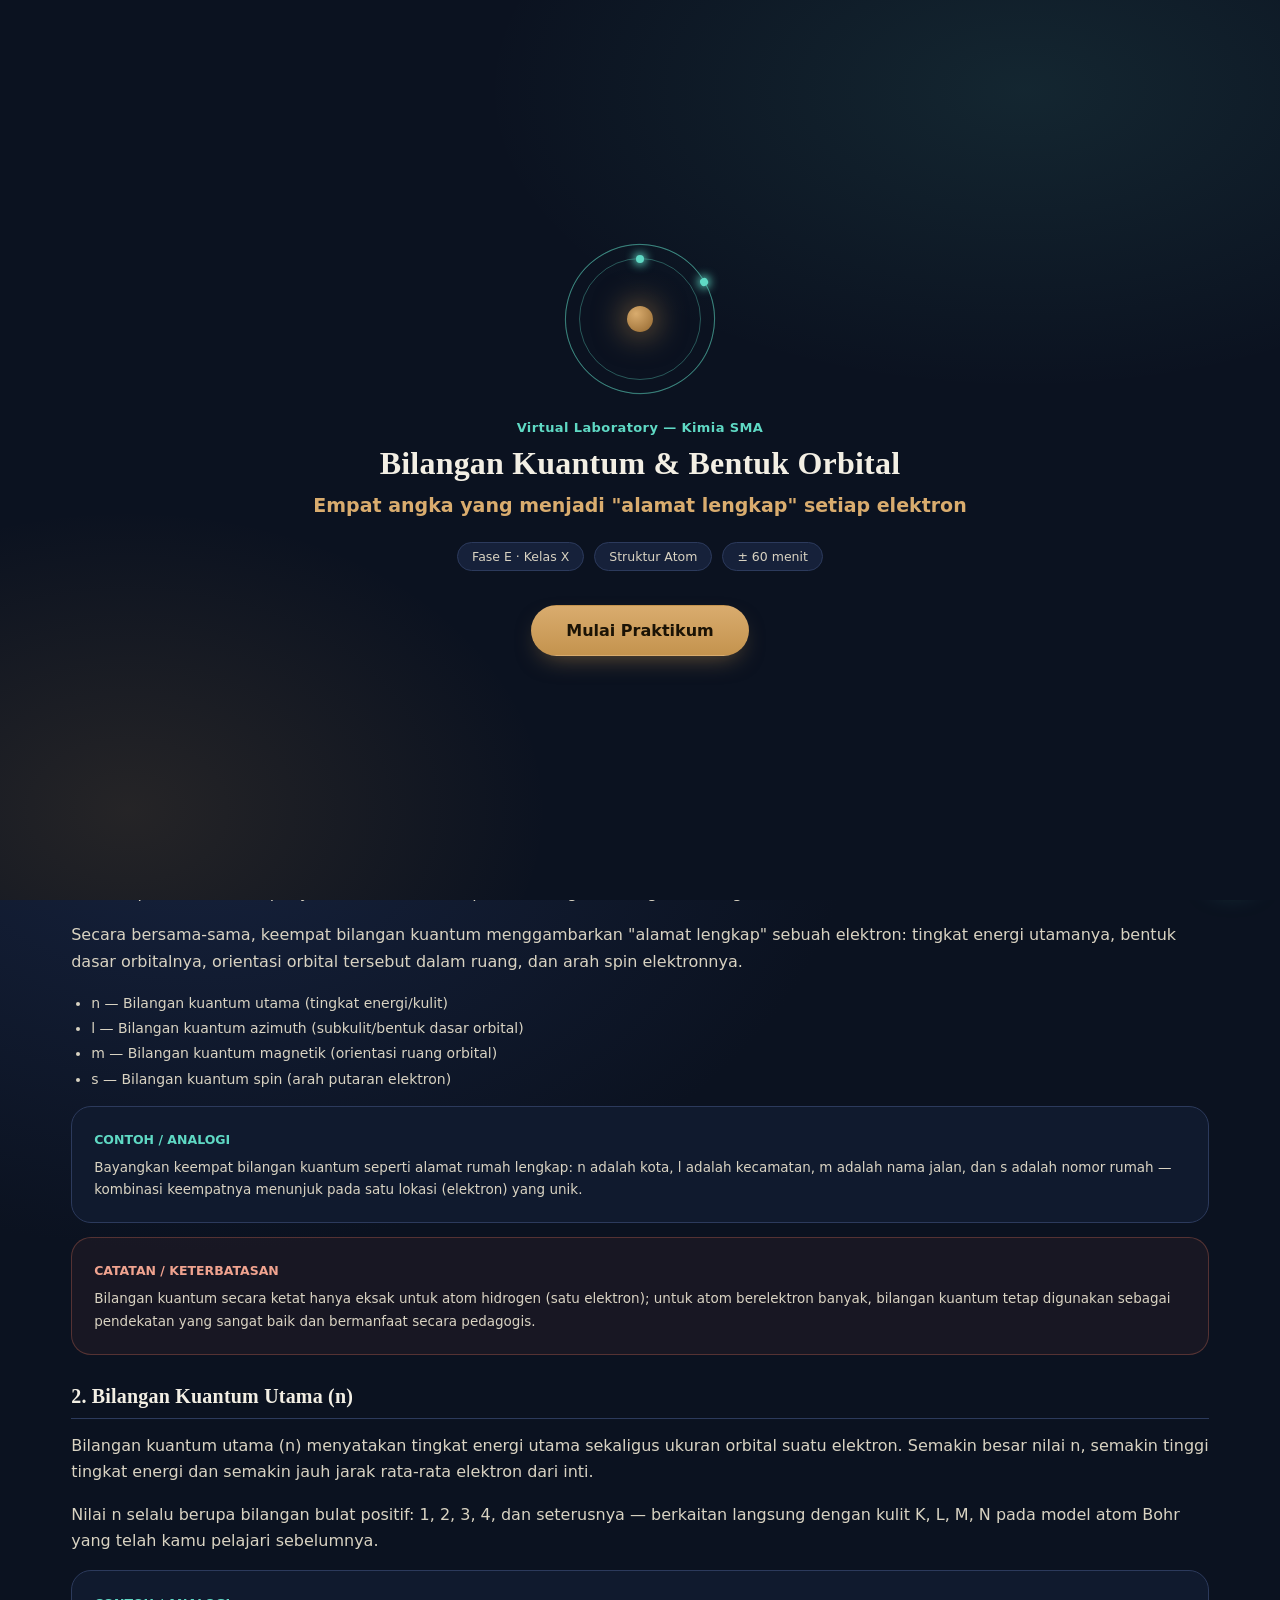
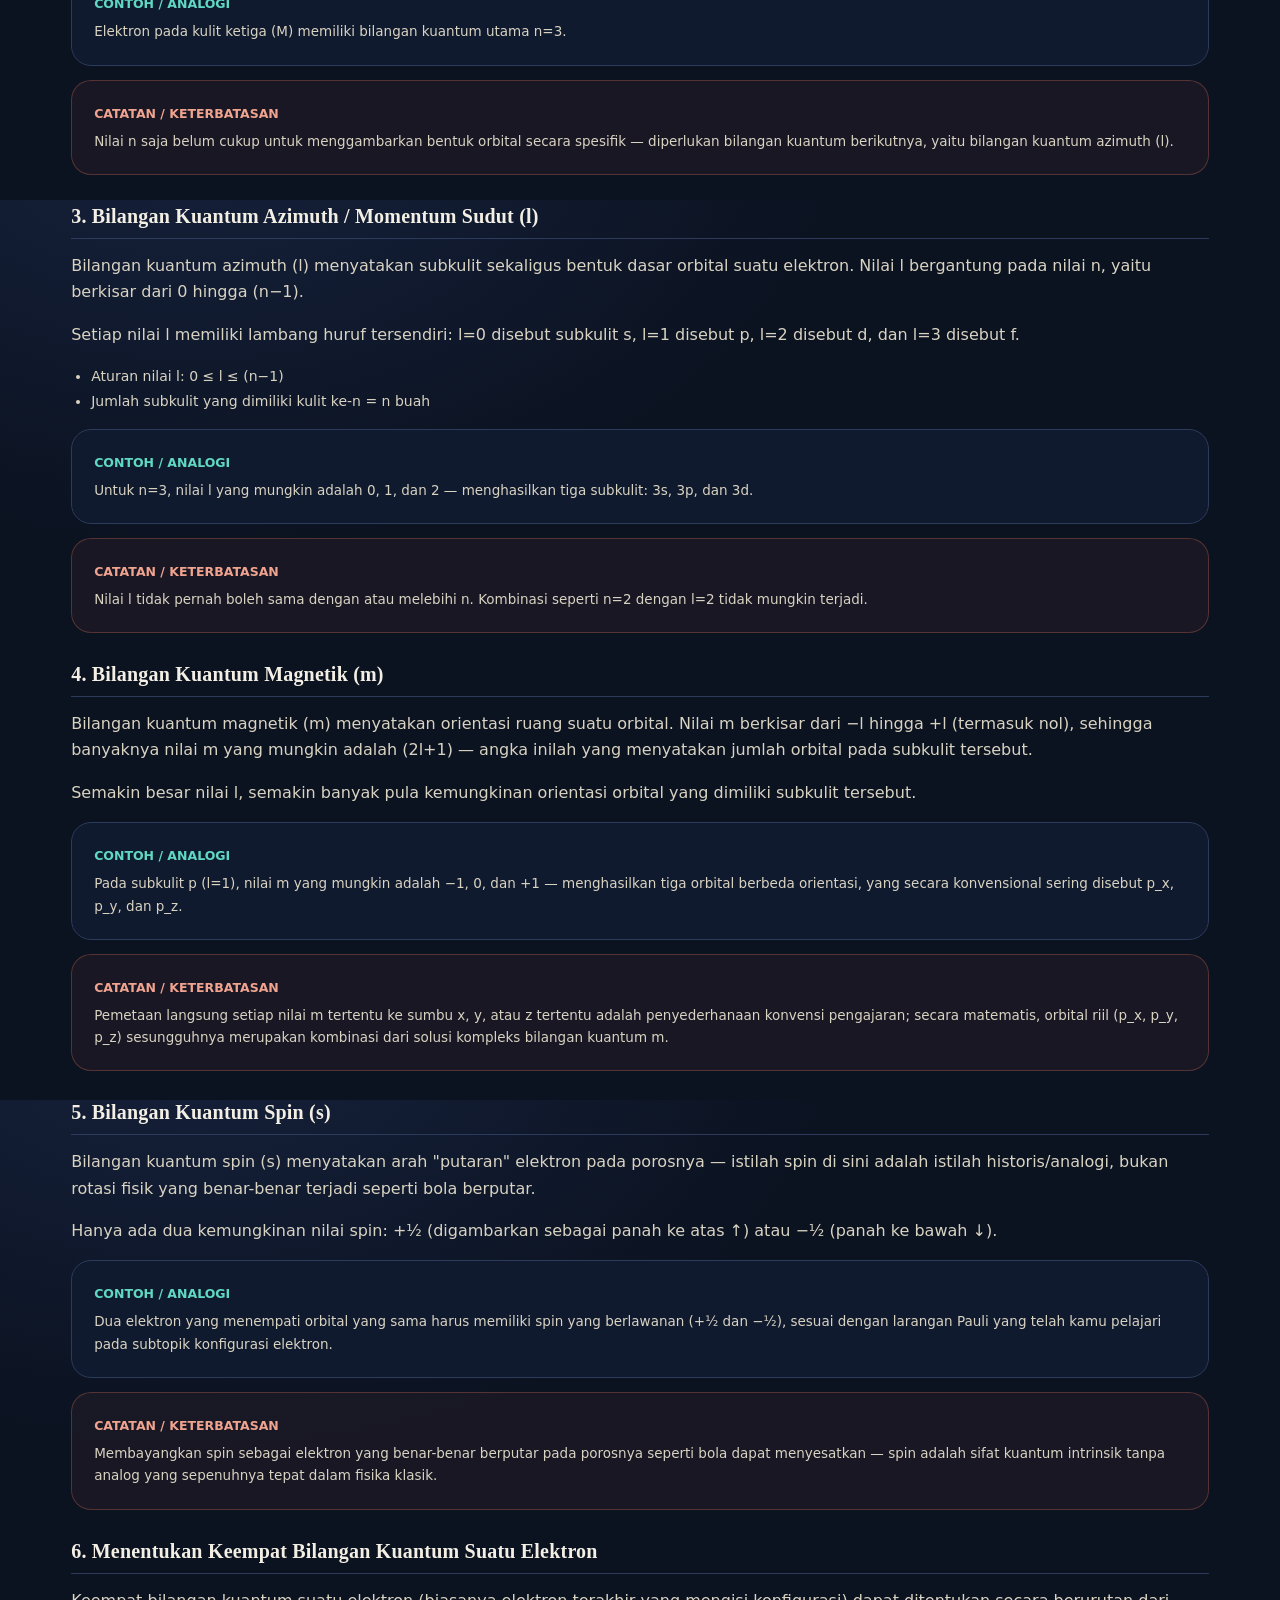
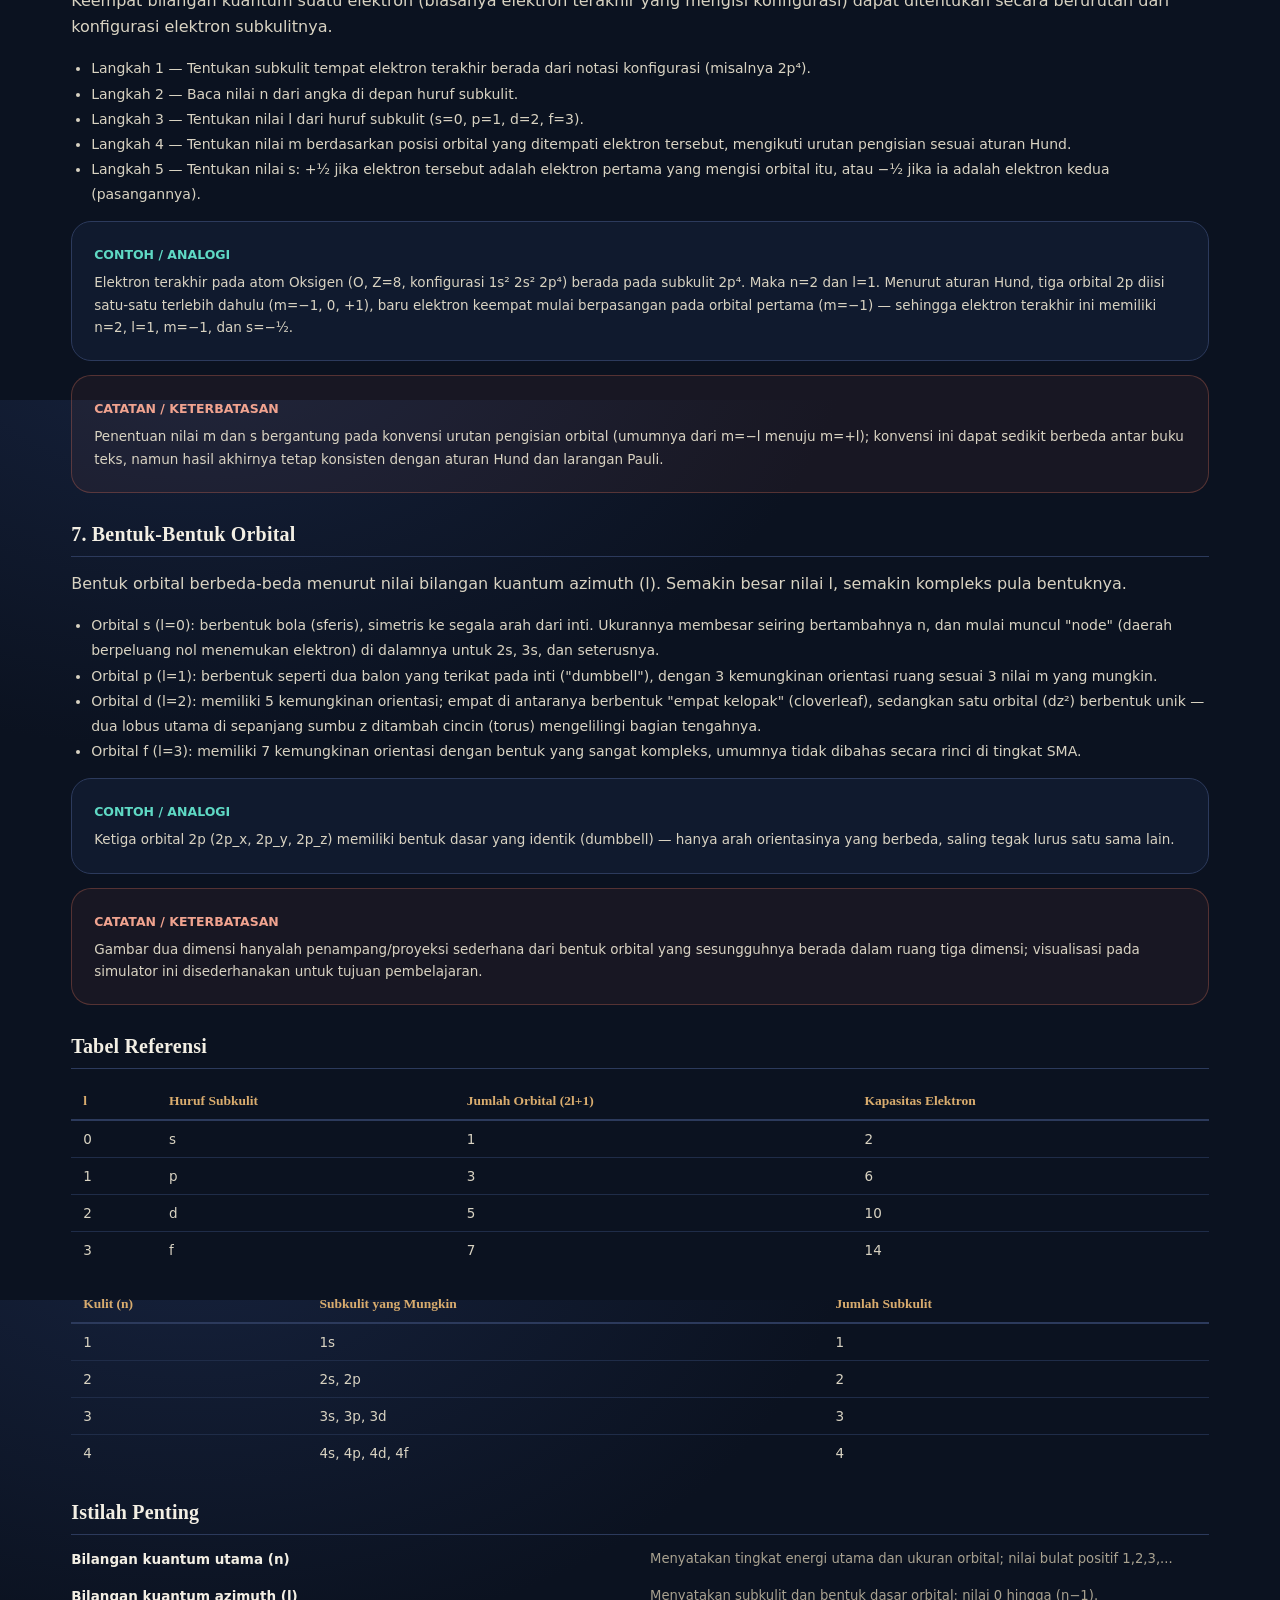
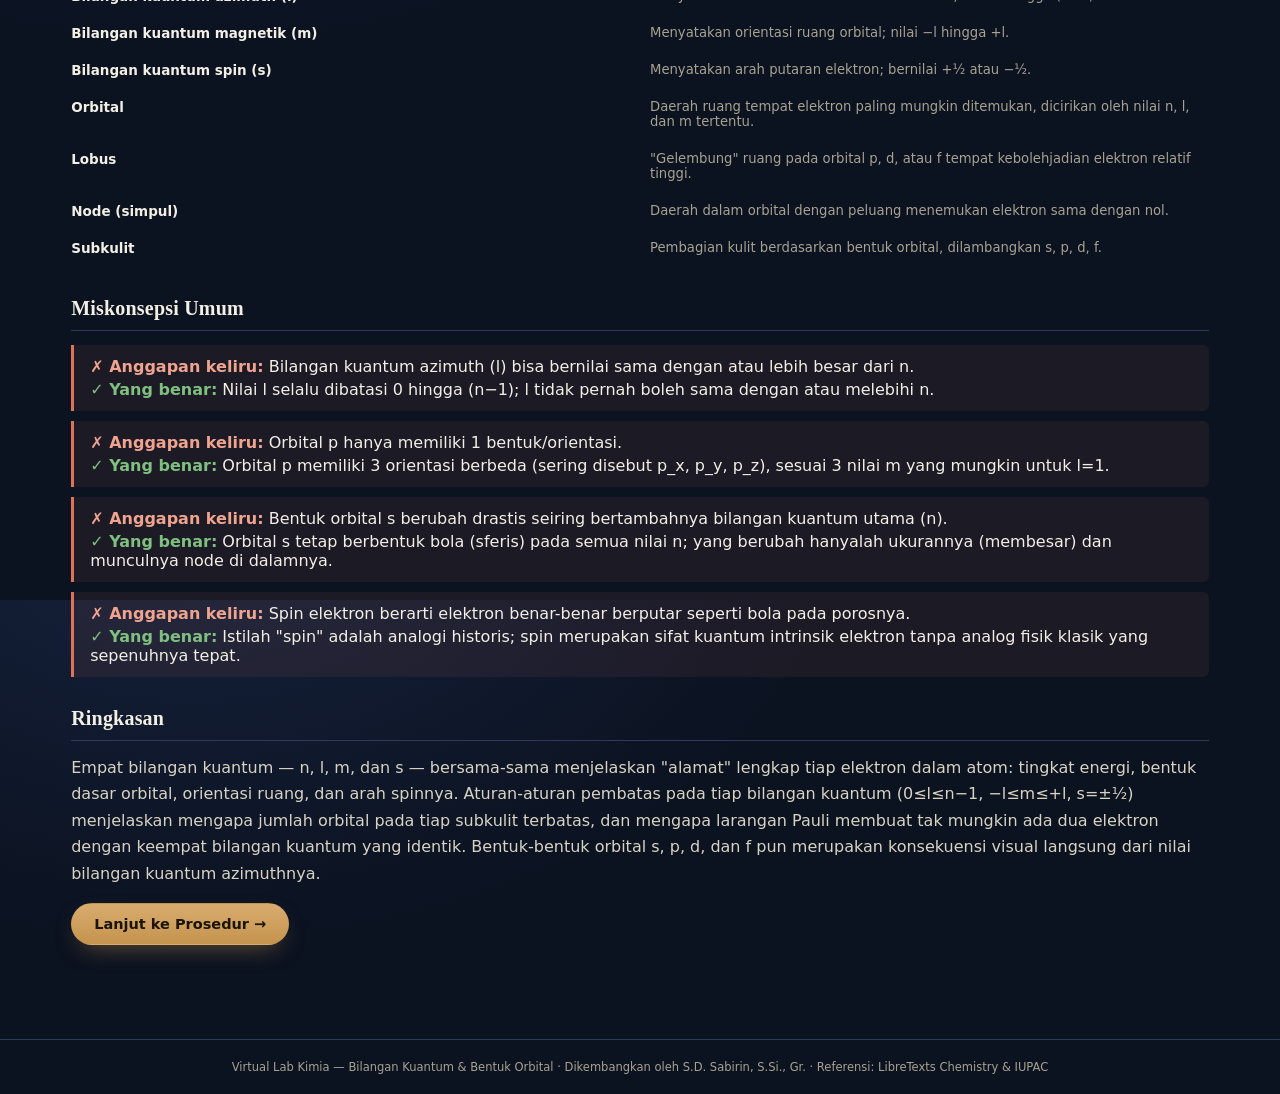
<file: bilangan-kuantum-bentuk-orbital.html>
<!DOCTYPE html>
<html lang="id">
<head>
<meta charset="UTF-8">
<meta name="viewport" content="width=device-width, initial-scale=1.0, viewport-fit=cover">
<title>Virtual Lab Kimia — Bilangan Kuantum &amp; Bentuk Orbital</title>
<meta name="description" content="Laboratorium virtual interaktif Kimia SMA Kelas X: empat bilangan kuantum dan bentuk-bentuk orbital (s, p, d, f).">

<style>
:root{
  --ink-950:#0B1220; --ink-900:#101A2E; --ink-800:#16213A; --ink-700:#1F2C48; --ink-600:#2C3A5C;
  --brass-500:#C4934E; --brass-400:#D9AC6E; --brass-700:#93672F;
  --phosphor-500:#5FD9C4; --phosphor-300:#9EEBDC;
  --ember-500:#E0725A; --ember-300:#F0A38F;
  --leaf-500:#7FBF7F;
  --paper-100:#F3EFE4; --paper-300:#D9D3C2; --paper-500:#A9A290;
  --serif:"Fraunces","Iowan Old Style",Georgia,serif;
  --sans:"Inter","Segoe UI",system-ui,-apple-system,sans-serif;
  --mono:"IBM Plex Mono","SFMono-Regular",Consolas,monospace;
  --radius-s:6px; --radius-m:12px; --radius-l:20px;
  --shadow-deep:0 20px 50px -20px rgba(0,0,0,.6);
  --ease:cubic-bezier(.22,.61,.36,1);
}
*,*::before,*::after{ box-sizing:border-box; }
html,body{ height:100%; }
body{ margin:0; font-family:var(--sans); background:radial-gradient(1200px 800px at 15% -10%, #16223d 0%, var(--ink-950) 55%); color:var(--paper-100); -webkit-font-smoothing:antialiased; overflow-x:hidden; }
h1,h2,h3,h4{ font-family:var(--serif); font-weight:600; margin:0 0 .4em; letter-spacing:.2px; }
p{ margin:0 0 1em; line-height:1.65; color:var(--paper-300); }
a{ color:var(--phosphor-500); }
button{ font-family:inherit; }
::selection{ background:var(--brass-500); color:var(--ink-950); }
@media (prefers-reduced-motion: reduce){ *{ animation-duration:.001ms !important; animation-iteration-count:1 !important; transition-duration:.001ms !important; } }
body.reduce-motion *{ animation:none !important; transition:none !important; }
:focus-visible{ outline:2px solid var(--phosphor-500); outline-offset:3px; border-radius:4px; }
::-webkit-scrollbar{ width:10px; height:10px; }
::-webkit-scrollbar-track{ background:transparent; }
::-webkit-scrollbar-thumb{ background:var(--ink-600); border-radius:10px; }
::-webkit-scrollbar-thumb:hover{ background:var(--brass-700); }
.visually-hidden{ position:absolute !important; width:1px;height:1px; padding:0;margin:-1px; overflow:hidden; clip:rect(0,0,0,0); white-space:nowrap; border:0; }
.skip-link{ position:absolute; left:12px; top:-60px; background:var(--brass-500); color:var(--ink-950); padding:10px 16px; border-radius:var(--radius-s); z-index:999; font-weight:600; transition:top .2s var(--ease); }
.skip-link:focus{ top:12px; }

#app{ min-height:100vh; display:flex; flex-direction:column; }
.appbar{ display:flex; align-items:center; gap:16px; padding:10px 22px; background:linear-gradient(180deg, rgba(16,26,46,.96), rgba(16,26,46,.88)); border-bottom:1px solid var(--ink-600); position:sticky; top:0; z-index:60; backdrop-filter:blur(6px); }
.appbar__brand{ display:flex; align-items:center; gap:10px; margin-right:auto; }
.appbar__mark{ width:34px;height:34px; border-radius:50%; background:radial-gradient(circle at 32% 28%, var(--phosphor-300), var(--phosphor-500) 45%, #1a6f60 100%); box-shadow:0 0 16px -2px var(--phosphor-500); flex:none; }
.appbar__title{ font-family:var(--serif); font-size:15px; line-height:1.1; }
.appbar__title small{ display:block; font-family:var(--sans); font-size:11px; color:var(--paper-500); font-weight:500; }
.tabs{ display:flex; gap:4px; overflow-x:auto; scrollbar-width:none; }
.tabs::-webkit-scrollbar{ display:none; }
.tab-btn{ border:1px solid transparent; background:transparent; color:var(--paper-500); padding:9px 14px; border-radius:999px; font-size:13.5px; font-weight:600; cursor:pointer; white-space:nowrap; display:flex; align-items:center; gap:7px; transition:background .18s var(--ease), color .18s var(--ease), border-color .18s var(--ease); }
.tab-btn .tab-num{ width:18px;height:18px;border-radius:50%; background:var(--ink-700); color:var(--paper-500); font-size:10px; display:grid; place-items:center; font-family:var(--mono); flex:none; }
.tab-btn:hover{ color:var(--paper-100); background:var(--ink-800); }
.tab-btn[aria-selected="true"]{ color:var(--ink-950); background:var(--brass-500); }
.tab-btn[aria-selected="true"] .tab-num{ background:rgba(11,18,32,.25); color:var(--ink-950); }
.tab-btn[disabled]{ opacity:.35; cursor:not-allowed; }
.tab-btn[disabled]:hover{ background:transparent; color:var(--paper-500); }
.appbar__actions{ display:flex; align-items:center; gap:8px; }
.icon-btn{ width:36px;height:36px; border-radius:50%; border:1px solid var(--ink-600); background:var(--ink-800); color:var(--paper-300); display:grid; place-items:center; cursor:pointer; font-size:15px; transition:border-color .18s var(--ease), color .18s var(--ease), transform .12s var(--ease); }
.icon-btn:hover{ border-color:var(--brass-500); color:var(--brass-400); }
.icon-btn:active{ transform:scale(.94); }
.icon-btn[aria-pressed="false"]{ opacity:.5; }
.progress-rail{ height:3px; background:var(--ink-700); position:relative; }
.progress-rail__fill{ height:100%; background:linear-gradient(90deg, var(--brass-700), var(--brass-500), var(--phosphor-500)); width:0%; transition:width .4s var(--ease); }
main{ flex:1; position:relative; }
.view{ display:none; padding:28px clamp(16px,4vw,56px) 64px; max-width:1240px; margin:0 auto; animation:viewIn .35s var(--ease); }
.view.is-active{ display:block; }
@keyframes viewIn{ from{ opacity:0; transform:translateY(6px);} to{opacity:1; transform:none;} }
.view-head{ margin-bottom:26px; }
.eyebrow-plain{ font-size:12.5px; color:var(--phosphor-500); font-weight:600; margin-bottom:6px; }
.view-head h2{ font-size:clamp(24px,3.4vw,34px); }
.view-head p{ max-width:640px; }
.card{ background:linear-gradient(180deg, var(--ink-800), var(--ink-900)); border:1px solid var(--ink-600); border-radius:var(--radius-l); padding:22px; }
.grid-2{ display:grid; grid-template-columns:1fr 1fr; gap:20px; }
@media (max-width:900px){ .grid-2{ grid-template-columns:1fr; } }

.btn{ display:inline-flex; align-items:center; gap:8px; justify-content:center; padding:12px 22px; border-radius:999px; border:1px solid transparent; cursor:pointer; font-weight:600; font-size:14.5px; transition:transform .14s var(--ease), box-shadow .2s var(--ease), background .18s; }
.btn:active{ transform:scale(.97); }
.btn--primary{ background:linear-gradient(180deg, var(--brass-400), var(--brass-500)); color:#1B1305; box-shadow:0 10px 24px -10px rgba(196,147,78,.55); }
.btn--primary:hover{ box-shadow:0 14px 30px -10px rgba(196,147,78,.7); }
.btn--ghost{ background:transparent; border-color:var(--ink-600); color:var(--paper-100); }
.btn--ghost:hover{ border-color:var(--brass-500); color:var(--brass-400); }
.btn--danger{ background:transparent; border-color:var(--ember-500); color:var(--ember-300); }
.btn--danger:hover{ background:rgba(224,114,90,.12); }
.btn[disabled]{ opacity:.4; cursor:not-allowed; }
.btn--sm{ padding:8px 16px; font-size:13px; }
.btn--block{ width:100%; }

label{ display:block; font-size:13px; font-weight:600; color:var(--paper-300); margin-bottom:6px; }
input[type="text"], input[type="number"], select, textarea{ width:100%; background:var(--ink-950); border:1px solid var(--ink-600); color:var(--paper-100); padding:11px 13px; border-radius:var(--radius-s); font-size:14.5px; font-family:inherit; }
textarea{ resize:vertical; min-height:76px; line-height:1.5; }
input:focus, select:focus, textarea:focus{ border-color:var(--phosphor-500); }
.field{ margin-bottom:16px; }
.field-row{ display:grid; grid-template-columns:1fr 1fr; gap:14px; }
@media (max-width:640px){ .field-row{ grid-template-columns:1fr; } }
.hint{ font-size:12px; color:var(--paper-500); margin-top:5px; }

#splash{ position:fixed; inset:0; z-index:200; display:flex; align-items:center; justify-content:center; background:radial-gradient(900px 500px at 80% 10%, rgba(95,217,196,.10), transparent 60%), radial-gradient(700px 500px at 10% 90%, rgba(196,147,78,.14), transparent 60%), var(--ink-950); padding:24px; text-align:center; transition:opacity .5s var(--ease), visibility .5s; }
#splash.is-hidden{ opacity:0; visibility:hidden; pointer-events:none; }
.splash__orbit{ position:relative; width:150px;height:150px; margin:0 auto 26px; }
.splash__nucleus{ position:absolute; inset:0; margin:auto; width:26px;height:26px;border-radius:50%; background:radial-gradient(circle at 35% 30%, var(--brass-400), var(--brass-700)); box-shadow:0 0 30px 4px rgba(196,147,78,.55); }
.splash__ring{ position:absolute; inset:0; border:1px solid rgba(95,217,196,.35); border-radius:50%; }
.splash__ring:nth-child(2){ inset:14px; animation:spin 6s linear infinite; }
.splash__ring:nth-child(3){ inset:0; transform:rotate(60deg); animation:spin 9s linear infinite reverse; }
.splash__ring:nth-child(4){ inset:0; transform:rotate(-60deg); animation:spin 12s linear infinite; }
.splash__electron{ position:absolute; width:8px;height:8px;border-radius:50%; background:var(--phosphor-500); box-shadow:0 0 10px 2px var(--phosphor-500); top:-4px; left:50%; margin-left:-4px; }
@keyframes spin{ to{ transform:rotate(360deg); } }
body.reduce-motion .splash__ring{ animation:none; }
.splash__eyebrow{ letter-spacing:.4px; color:var(--phosphor-500); font-weight:700; font-size:13px; margin-bottom:10px; }
.splash h1{ font-size:clamp(26px,4.6vw,42px); max-width:800px; margin:0 auto 10px; }
.splash__topic{ color:var(--brass-400); font-weight:600; font-size:clamp(15px,2vw,19px); margin-bottom:26px; }
.splash__meta{ display:flex; gap:10px; justify-content:center; flex-wrap:wrap; margin-bottom:34px; }
.chip{ border:1px solid var(--ink-600); border-radius:999px; padding:6px 14px; font-size:12.5px; color:var(--paper-300); background:var(--ink-800); }

.modal-scrim{ position:fixed; inset:0; background:rgba(6,9,16,.72); z-index:210; display:flex; align-items:center; justify-content:center; padding:20px; }
.modal-scrim[hidden]{ display:none; }
.modal{ background:var(--ink-900); border:1px solid var(--ink-600); border-radius:var(--radius-l); max-width:460px; width:100%; padding:28px; box-shadow:var(--shadow-deep); }
.modal h2{ font-size:22px; }

.theory-toc{ display:flex; flex-wrap:wrap; gap:8px; margin-bottom:22px; }
.toc-pill{ border:1px solid var(--ink-600); background:var(--ink-800); color:var(--paper-300); padding:7px 13px; border-radius:999px; font-size:12.5px; cursor:pointer; font-weight:600; }
.toc-pill:hover{ border-color:var(--brass-500); color:var(--brass-400); }
.theory-section{ margin-bottom:30px; scroll-margin-top:90px; }
.theory-section h3{ font-size:20px; border-bottom:1px solid var(--ink-600); padding-bottom:10px; margin-bottom:14px; }
.term-list{ display:grid; grid-template-columns:1fr 1fr; gap:10px 20px; }
.term-list dt{ font-weight:700; color:var(--paper-100); font-size:13.5px; }
.term-list dd{ margin:0 0 12px; color:var(--paper-500); font-size:13.2px; }
@media (max-width:700px){ .term-list{ grid-template-columns:1fr; } }
.misconception{ border-left:3px solid var(--ember-500); background:rgba(224,114,90,.08); border-radius:0 var(--radius-s) var(--radius-s) 0; padding:12px 16px; margin-bottom:10px; }
.misconception b{ color:var(--ember-300); }
table.data-table{ width:100%; border-collapse:collapse; font-size:13.5px; }
table.data-table th{ text-align:left; font-family:var(--serif); font-weight:600; color:var(--brass-400); padding:10px 12px; border-bottom:2px solid var(--ink-600); }
table.data-table td{ padding:10px 12px; border-bottom:1px solid var(--ink-700); color:var(--paper-300); }
table.data-table tr:last-child td{ border-bottom:none; }
.table-wrap{ overflow-x:auto; }

.anatomy-diagram{ display:flex; align-items:center; justify-content:center; gap:22px; flex-wrap:wrap; padding:26px; background:var(--ink-950); border:1px solid var(--ink-700); border-radius:var(--radius-m); margin:16px 0; }
.qn-chip{ display:flex; flex-direction:column; align-items:center; gap:6px; font-size:11.5px; color:var(--paper-500); text-align:center; width:130px; }
.qn-chip .qn-val{ font-family:var(--mono); font-size:26px; color:var(--phosphor-500); background:var(--ink-900); border:1px solid var(--ink-700); width:64px; height:64px; border-radius:50%; display:grid; place-items:center; }
.qn-chip b{ color:var(--paper-100); font-size:12.5px; }

.proc-tabs{ display:flex; gap:10px; margin-bottom:20px; flex-wrap:wrap; }
.proc-tab{ border:1px solid var(--ink-600); background:var(--ink-800); color:var(--paper-300); padding:10px 16px; border-radius:var(--radius-m); cursor:pointer; font-weight:600; font-size:13.5px; text-align:left; }
.proc-tab[aria-selected="true"]{ border-color:var(--brass-500); color:var(--brass-400); background:rgba(196,147,78,.09); }
.step-list{ counter-reset:step; }
.step{ display:grid; grid-template-columns:40px 1fr; gap:16px; padding:16px 0; border-bottom:1px solid var(--ink-700); opacity:.5; }
.step.is-unlocked{ opacity:1; }
.step:last-child{ border-bottom:none; }
.step__num{ width:34px;height:34px;border-radius:50%; background:var(--ink-700); color:var(--paper-500); display:grid; place-items:center; font-family:var(--mono); font-weight:700; font-size:13px; }
.step.is-unlocked .step__num{ background:var(--brass-500); color:#1B1305; }
.step.is-done .step__num{ background:var(--leaf-500); color:#0c2410; }
.step h4{ font-size:15.5px; margin-bottom:6px; }
.step__meta{ display:flex; gap:16px; flex-wrap:wrap; font-size:12.5px; color:var(--paper-500); margin:8px 0; }
.step__meta span{ display:flex; gap:5px; align-items:center; }
.step__meta b{ color:var(--paper-300); font-weight:600; }
.step-actions{ margin-top:10px; }
.progress-track{ height:8px; background:var(--ink-700); border-radius:99px; overflow:hidden; margin-bottom:20px; }
.progress-track__fill{ height:100%; background:linear-gradient(90deg, var(--brass-500), var(--phosphor-500)); width:0%; transition:width .4s var(--ease); }

.sim-shell{ display:grid; grid-template-columns:300px 1fr; gap:20px; }
@media (max-width:980px){ .sim-shell{ grid-template-columns:1fr; } }
.sim-panel{ display:flex; flex-direction:column; gap:16px; }
.sim-stage{ position:relative; border-radius:var(--radius-l); border:1px solid var(--ink-600); background:radial-gradient(ellipse at 50% 30%, #0e1a30 0%, #060a14 72%); overflow:hidden; min-height:460px; }
.sim-stage canvas{ display:block; width:100%; height:100%; }
.sim-toolbar{ display:flex; flex-wrap:wrap; gap:8px; padding:12px 16px; border-top:1px solid var(--ink-600); background:rgba(11,18,32,.7); }
.mode-switch{ display:flex; gap:6px; background:var(--ink-800); border:1px solid var(--ink-600); border-radius:999px; padding:4px; }
.mode-switch button{ border:none; background:transparent; color:var(--paper-500); padding:6px 12px; border-radius:999px; font-size:12px; font-weight:700; cursor:pointer; }
.mode-switch button[aria-pressed="true"]{ background:var(--phosphor-500); color:#04211c; }
.readout{ display:grid; grid-template-columns:1fr 1fr; gap:8px; font-family:var(--mono); font-size:12.5px; }
.readout div{ background:var(--ink-950); border:1px solid var(--ink-700); border-radius:var(--radius-s); padding:8px 10px; }
.readout b{ display:block; color:var(--phosphor-500); font-size:10.5px; letter-spacing:.4px; margin-bottom:2px; font-family:var(--sans); }
.readout span{ color:var(--paper-100); font-size:13.5px; word-break:break-word; }
.control-row{ display:flex; gap:8px; flex-wrap:wrap; }
.legend{ display:flex; flex-direction:column; gap:6px; font-size:12px; color:var(--paper-500); }
.legend span{ display:inline-flex; align-items:center; gap:7px; }
.legend i{ width:10px;height:10px;border-radius:50%; display:inline-block; }
.sim-note{ font-size:12.5px; background:rgba(95,217,196,.08); border:1px solid rgba(95,217,196,.25); border-radius:var(--radius-s); padding:10px 12px; color:var(--paper-300); }

.stepper-field{ margin-bottom:16px; }
.stepper-row{ display:flex; align-items:center; gap:10px; }
.stepper-btn{ width:34px;height:34px; border-radius:50%; border:1px solid var(--ink-600); background:var(--ink-800); color:var(--paper-100); font-size:17px; font-weight:700; cursor:pointer; display:grid; place-items:center; flex:none; }
.stepper-btn:hover{ border-color:var(--brass-500); color:var(--brass-400); }
.stepper-btn:active{ transform:scale(.92); }
.stepper-val{ flex:1; text-align:center; font-family:var(--mono); font-size:18px; color:var(--paper-100); background:var(--ink-950); border:1px solid var(--ink-700); border-radius:var(--radius-s); padding:7px 0; }
.spin-toggle{ display:flex; gap:8px; }
.spin-toggle button{ flex:1; padding:10px; border-radius:var(--radius-s); border:1px solid var(--ink-600); background:var(--ink-800); color:var(--paper-300); font-family:var(--mono); font-weight:700; cursor:pointer; }
.spin-toggle button[aria-pressed="true"]{ border-color:var(--phosphor-500); color:var(--phosphor-500); background:rgba(95,217,196,.1); }

/* DOM layer (shared by Sim1: quantum number finder / validator) */
.dom-layer{ position:absolute; inset:0; overflow-y:auto; padding:22px; display:none; }
.dom-layer.is-active{ display:block; }
.qn-result-hero{ text-align:center; margin-bottom:20px; }
.qn-big-notation{ font-family:var(--mono); font-size:clamp(16px,2.6vw,22px); color:var(--paper-100); letter-spacing:.5px; }
.qn-cards{ display:grid; grid-template-columns:repeat(4,1fr); gap:10px; margin:18px 0; }
@media (max-width:560px){ .qn-cards{ grid-template-columns:1fr 1fr; } }
.qn-card{ background:var(--ink-950); border:1px solid var(--ink-700); border-radius:var(--radius-m); padding:14px 8px; text-align:center; }
.qn-card b{ display:block; font-size:10.5px; color:var(--phosphor-500); letter-spacing:.3px; margin-bottom:6px; }
.qn-card span{ font-family:var(--mono); font-size:22px; color:var(--paper-100); }
.qn-steps{ font-size:13px; color:var(--paper-300); background:var(--ink-950); border:1px solid var(--ink-700); border-radius:var(--radius-m); padding:14px 16px; line-height:1.8; }
.qn-steps ol{ margin:0; padding-left:20px; }
.validity-banner{ text-align:center; padding:16px; border-radius:var(--radius-m); border:1px solid var(--ink-600); margin-bottom:18px; font-family:var(--serif); font-size:19px; }
.validity-banner.is-valid{ border-color:var(--leaf-500); background:rgba(127,191,127,.08); color:var(--leaf-500); }
.validity-banner.is-invalid{ border-color:var(--ember-500); background:rgba(224,114,90,.08); color:var(--ember-300); }
.validity-reason{ font-size:13px; color:var(--paper-300); text-align:center; margin-bottom:18px; font-family:var(--sans); }

.lkpd-section{ margin-bottom:24px; }
.lkpd-section h3{ font-size:16px; display:flex; align-items:center; gap:8px; }
.lkpd-section h3 em{ font-style:normal; font-family:var(--mono); font-size:11px; color:var(--paper-500); background:var(--ink-700); padding:3px 8px; border-radius:5px; }
.obs-table td, .obs-table th{ padding:8px; }
.obs-table input{ padding:7px 9px; font-size:13px; }
.add-row-btn{ margin-top:8px; }
.lkpd-toolbar{ display:flex; gap:10px; flex-wrap:wrap; position:sticky; bottom:14px; z-index:5; background:var(--ink-900); border:1px solid var(--ink-600); padding:12px; border-radius:var(--radius-m); box-shadow:var(--shadow-deep); }
.save-status{ font-size:12px; color:var(--paper-500); align-self:center; margin-left:auto; }

.quiz-progress{ display:flex; align-items:center; gap:12px; margin-bottom:22px; }
.quiz-progress .progress-track{ flex:1; margin:0; }
.quiz-meta{ font-family:var(--mono); font-size:12.5px; color:var(--paper-500); white-space:nowrap; }
.q-card{ margin-bottom:18px; }
.q-tag{ display:inline-block; font-size:10.5px; font-weight:700; letter-spacing:.3px; padding:3px 9px; border-radius:999px; margin-bottom:12px; }
.q-tag.lots{ background:rgba(127,191,127,.16); color:var(--leaf-500); }
.q-tag.mots{ background:rgba(196,147,78,.18); color:var(--brass-400); }
.q-tag.hots{ background:rgba(224,114,90,.18); color:var(--ember-300); }
.q-stem{ font-size:15.5px; color:var(--paper-100); margin-bottom:14px; font-weight:500; line-height:1.55; }
.opt{ display:flex; gap:11px; align-items:flex-start; padding:12px 14px; border:1px solid var(--ink-600); border-radius:var(--radius-m); margin-bottom:9px; cursor:pointer; transition:border-color .15s, background .15s; }
.opt:hover{ border-color:var(--brass-500); }
.opt input{ margin-top:3px; accent-color:var(--brass-500); flex:none; }
.opt span{ font-size:14px; color:var(--paper-300); }
.opt.is-correct{ border-color:var(--leaf-500); background:rgba(127,191,127,.09); }
.opt.is-wrong{ border-color:var(--ember-500); background:rgba(224,114,90,.09); }
.q-explain{ display:none; margin-top:12px; padding:12px 14px; border-radius:var(--radius-s); background:var(--ink-950); border:1px solid var(--ink-700); font-size:13px; color:var(--paper-300); }
.q-explain.is-visible{ display:block; }
.q-explain b{ color:var(--phosphor-500); }
.short-answer-input{ margin-top:6px; }
.result-hero{ text-align:center; padding:38px 22px; }
.result-score{ font-family:var(--serif); font-size:56px; color:var(--brass-400); }
.badge-row{ display:flex; gap:10px; justify-content:center; flex-wrap:wrap; margin-top:18px; }
.badge{ display:flex; flex-direction:column; align-items:center; gap:6px; width:96px; opacity:.3; }
.badge.is-earned{ opacity:1; }
.badge i{ width:44px;height:44px;border-radius:50%; background:radial-gradient(circle at 35% 30%, var(--brass-400), var(--brass-700)); display:grid; place-items:center; font-style:normal; font-size:18px; }
.badge span{ font-size:10.5px; text-align:center; color:var(--paper-500); font-weight:600; }

.dev-card{ display:grid; grid-template-columns:180px 1fr; gap:26px; align-items:start; }
@media (max-width:640px){ .dev-card{ grid-template-columns:1fr; } }
.dev-photo{ width:180px;height:180px; border-radius:var(--radius-l); overflow:hidden; border:1px solid var(--ink-600); background:var(--ink-700); }
.dev-photo svg{ width:100%; height:100%; display:block; }
.dev-competency{ display:flex; flex-wrap:wrap; gap:8px; margin-top:14px; }

.assistant-fab{ position:fixed; right:20px; bottom:20px; z-index:150; width:56px;height:56px; border-radius:50%; background:linear-gradient(160deg, var(--phosphor-300), var(--phosphor-500)); border:none; cursor:pointer; box-shadow:0 14px 30px -10px rgba(95,217,196,.6); font-size:22px; display:grid; place-items:center; color:#052c25; }
.assistant-panel{ position:fixed; right:20px; bottom:88px; width:min(340px, calc(100vw - 40px)); max-height:60vh; z-index:150; background:var(--ink-900); border:1px solid var(--ink-600); border-radius:var(--radius-l); box-shadow:var(--shadow-deep); display:flex; flex-direction:column; overflow:hidden; }
.assistant-panel[hidden]{ display:none; }
.assistant-head{ padding:14px 16px; border-bottom:1px solid var(--ink-600); display:flex; justify-content:space-between; align-items:center; }
.assistant-head h4{ margin:0; font-size:14.5px; }
.assistant-body{ padding:14px 16px; overflow-y:auto; flex:1; display:flex; flex-direction:column; gap:10px; font-size:13px; }
.assistant-msg{ background:var(--ink-800); border-radius:var(--radius-s); padding:9px 11px; color:var(--paper-300); align-self:flex-start; max-width:88%; }
.assistant-msg.user{ background:var(--brass-700); color:#fff; align-self:flex-end; }
.assistant-chips{ display:flex; flex-wrap:wrap; gap:6px; padding:0 16px 14px; }
.assistant-chip{ font-size:11.5px; border:1px solid var(--ink-600); background:var(--ink-800); color:var(--paper-300); padding:6px 10px; border-radius:999px; cursor:pointer; }

#toast-region{ position:fixed; left:50%; bottom:24px; transform:translateX(-50%); z-index:300; display:flex; flex-direction:column; gap:8px; align-items:center; }
.toast{ background:var(--ink-800); border:1px solid var(--ink-600); color:var(--paper-100); padding:10px 18px; border-radius:999px; font-size:13px; box-shadow:var(--shadow-deep); animation:toastIn .25s var(--ease); }
.toast.success{ border-color:var(--leaf-500); }
.toast.error{ border-color:var(--ember-500); }
@keyframes toastIn{ from{ opacity:0; transform:translateY(10px);} }
footer.appfoot{ text-align:center; padding:20px; font-size:11.5px; color:var(--paper-500); border-top:1px solid var(--ink-600); }

@media (max-width:760px){
  .appbar{ flex-wrap:wrap; padding:10px 14px; row-gap:8px; }
  .appbar__brand{ margin-right:0; }
  .appbar__title small{ display:none; }
  .tabs{ order:3; width:100%; padding-top:2px; }
  .appbar__actions{ margin-left:auto; }
  .assistant-panel{ right:12px; left:12px; width:auto; bottom:80px; }
  .assistant-fab{ right:14px; bottom:14px; }
}
@media print{
  .appbar,.assistant-fab,.assistant-panel,footer.appfoot,.lkpd-toolbar,#splash,.modal-scrim,.progress-rail{ display:none !important; }
  body{ background:#fff; color:#111; }
  .view{ display:block !important; }
  main .view:not(#view-lkpd){ display:none !important; }
  .card{ border:1px solid #ccc; background:#fff; }
}

</style>
</head>
<body>
<a href="#main-content" class="skip-link">Lompat ke konten utama</a>

<div id="splash" role="dialog" aria-labelledby="splash-title">
  <div>
    <div class="splash__orbit" aria-hidden="true">
      <div class="splash__ring"></div>
      <div class="splash__ring"><span class="splash__electron"></span></div>
      <div class="splash__ring"><span class="splash__electron"></span></div>
      <div class="splash__nucleus"></div>
    </div>
    <div class="splash__eyebrow">Virtual Laboratory — Kimia SMA</div>
    <h1 id="splash-title">Bilangan Kuantum &amp; Bentuk Orbital</h1>
    <div class="splash__topic">Empat angka yang menjadi "alamat lengkap" setiap elektron</div>
    <div class="splash__meta">
      <span class="chip">Fase E · Kelas X</span>
      <span class="chip">Struktur Atom</span>
      <span class="chip">± 60 menit</span>
    </div>
    <button class="btn btn--primary" id="btn-start" style="font-size:16px;padding:15px 34px;">Mulai Praktikum</button>
  </div>
</div>

<div class="modal-scrim" id="modal-identity" hidden>
  <form class="modal" id="form-identity" novalidate>
    <h2>Identitas Praktikan</h2>
    <p style="font-size:13px;">Data ini digunakan pada LKPD, evaluasi, dan rekap hasil belajarmu.</p>
    <div class="field"><label for="inp-nama">Nama Lengkap</label><input type="text" id="inp-nama" required autocomplete="name" placeholder="cth. Ahmad Zaki"></div>
    <div class="field-row">
      <div class="field"><label for="inp-kelas">Kelas</label><input type="text" id="inp-kelas" required placeholder="cth. X-4"></div>
      <div class="field"><label for="inp-id">No. Absen / ID</label><input type="text" id="inp-id" placeholder="cth. 17"></div>
    </div>
    <p class="hint" id="identity-error" style="color:var(--ember-300); display:none;">Nama dan kelas wajib diisi sebelum memulai.</p>
    <button type="submit" class="btn btn--primary btn--block">Simpan &amp; Masuk Laboratorium</button>
  </form>
</div>

<div id="app" hidden>
  <header class="appbar">
    <div class="appbar__brand">
      <div class="appbar__mark" aria-hidden="true"></div>
      <div class="appbar__title">Virtual Lab Kimia<small>Bilangan Kuantum &amp; Bentuk Orbital</small></div>
    </div>
    <nav class="tabs" id="tabs" aria-label="Navigasi bagian praktikum" role="tablist"></nav>
    <div class="appbar__actions">
      <button class="icon-btn" id="btn-sound" aria-pressed="true" title="Suara ON/OFF" aria-label="Aktifkan atau matikan suara">🔊</button>
      <button class="icon-btn" id="btn-reduce-motion" aria-pressed="false" title="Kurangi animasi" aria-label="Kurangi animasi">✧</button>
      <button class="icon-btn" id="btn-print" title="Cetak LKPD" aria-label="Cetak LKPD">🖨</button>
    </div>
  </header>
  <div class="progress-rail"><div class="progress-rail__fill" id="global-progress"></div></div>

  <main id="main-content">

    <!-- ============================= TEORI ============================= -->
    <section class="view" id="view-teori" data-view="teori">
      <div class="view-head">
        <div class="eyebrow-plain">01 · Teori</div>
        <h2>Alamat Lengkap Seorang Elektron</h2>
        <p>Setiap elektron dalam atom bisa "dialamatkan" secara unik dengan empat angka istimewa — bilangan kuantum. Keempatnya sekaligus menentukan bentuk ruang tempat elektron itu paling mungkin ditemukan: orbital.</p>
      </div>

      <div class="card" style="margin-bottom:26px;">
        <h3 style="font-size:16px;margin-bottom:12px;">Tujuan Pembelajaran</h3>
        <ul id="tp-list" style="margin:0; padding-left:20px; color:var(--paper-300); font-size:14px; line-height:1.8;"></ul>
      </div>

      <div class="theory-toc" id="theory-toc" aria-label="Lompat ke subtopik teori"></div>

      <div class="anatomy-diagram">
        <div class="qn-chip"><div class="qn-val">n</div><b>Kuantum Utama</b>Tingkat energi &amp; kulit</div>
        <div class="qn-chip"><div class="qn-val">l</div><b>Kuantum Azimuth</b>Subkulit &amp; bentuk dasar</div>
        <div class="qn-chip"><div class="qn-val">m</div><b>Kuantum Magnetik</b>Orientasi ruang orbital</div>
        <div class="qn-chip"><div class="qn-val">s</div><b>Kuantum Spin</b>Arah putaran elektron</div>
      </div>

      <div id="theory-sections"></div>
    </section>

    <!-- ============================= PROSEDUR ============================= -->
    <section class="view" id="view-prosedur" data-view="prosedur">
      <div class="view-head">
        <div class="eyebrow-plain">02 · Prosedur</div>
        <h2>Langkah Kerja Praktikum</h2>
        <p>Pilih salah satu aktivitas untuk melihat urutan langkah kerjanya. Selesaikan langkah secara berurutan sebelum melanjutkan ke simulasi.</p>
      </div>
      <div class="proc-tabs" id="proc-tabs" role="tablist" aria-label="Pilih aktivitas"></div>
      <div class="progress-track"><div class="progress-track__fill" id="proc-progress"></div></div>
      <div class="card"><div class="step-list" id="proc-steps"></div></div>
    </section>

    <!-- ============================= SIMULASI ============================= -->
    <section class="view" id="view-simulasi" data-view="simulasi">
      <div class="view-head">
        <div class="eyebrow-plain">03 · Simulasi</div>
        <h2>Laboratorium Interaktif</h2>
        <p>Temukan bilangan kuantum elektron terakhir suatu unsur, uji validitas kombinasi (n, l, m), atau jelajahi bentuk orbital s, p, d, dan f.</p>
      </div>
      <div class="proc-tabs" id="sim-tabs" role="tablist" aria-label="Pilih simulasi" style="margin-bottom:18px;"></div>

      <div class="sim-shell">
        <div class="sim-panel">
          <div class="card" id="sim-controls"></div>
          <div class="card"><h4 style="font-size:13px; margin-bottom:10px;">Pembacaan Instrumen</h4><div class="readout" id="sim-readout"></div></div>
          <div class="card"><h4 style="font-size:13px; margin-bottom:10px;">Legenda</h4><div class="legend" id="sim-legend"></div></div>
        </div>
        <div>
          <div class="sim-stage" id="sim-stage">
            <canvas id="sim-canvas" role="img" aria-label="Kanvas simulasi laboratorium"></canvas>
            <div class="dom-layer" id="dom-layer"></div>
          </div>
          <div class="sim-toolbar">
            <div class="control-row"><button class="btn btn--danger btn--sm" id="sim-reset">↺ Reset</button></div>
          </div>
          <p class="sim-note" id="sim-note" style="margin-top:14px;"></p>
        </div>
      </div>
    </section>

    <!-- ============================= LKPD ============================= -->
    <section class="view" id="view-lkpd" data-view="lkpd">
      <div class="view-head">
        <div class="eyebrow-plain">04 · LKPD Digital</div>
        <h2>Lembar Kerja Peserta Didik</h2>
        <p>Isi setiap bagian berdasarkan pengamatanmu pada simulasi. Data tersimpan otomatis di perangkatmu.</p>
      </div>
      <div class="card">
        <form id="form-lkpd">
          <div class="lkpd-section">
            <h3>A. Identitas <em>identitas</em></h3>
            <div class="field-row">
              <div class="field"><label>Nama</label><input type="text" id="lkpd-nama" readonly></div>
              <div class="field"><label>Kelas</label><input type="text" id="lkpd-kelas" readonly></div>
            </div>
          </div>
          <div class="lkpd-section">
            <h3>B. Tujuan <em>tujuan</em></h3>
            <p style="font-size:13.5px;">Menentukan keempat bilangan kuantum (n, l, m, s) suatu elektron, menguji validitas kombinasi bilangan kuantum, dan mengidentifikasi bentuk-bentuk orbital s, p, d, dan f.</p>
          </div>
          <div class="lkpd-section">
            <h3>C. Prediksi <em>hipotesis</em></h3>
            <div class="field">
              <label for="lkpd-prediksi">Menurutmu, apakah kombinasi bilangan kuantum (n=2, l=2, m=0) mungkin dimiliki oleh sebuah elektron? Tuliskan prediksimu, lalu buktikan dengan simulator penguji validitas.</label>
              <textarea id="lkpd-prediksi"></textarea>
            </div>
          </div>
          <div class="lkpd-section">
            <h3>D. Alat &amp; Bahan <em>otomatis</em></h3>
            <ul style="font-size:13.5px; color:var(--paper-300); padding-left:20px;">
              <li>Simulator Penemu Bilangan Kuantum (dari unsur &amp; eksplorasi bebas)</li>
              <li>Simulator Visualisasi Bentuk Orbital (s, p, d, f)</li>
              <li>Panel pembacaan instrumen (n, l, m, s, validitas, bentuk orbital)</li>
            </ul>
          </div>
          <div class="lkpd-section">
            <h3>E. Pengamatan — Bilangan Kuantum Elektron Terakhir <em>data</em></h3>
            <div class="table-wrap">
              <table class="data-table obs-table" id="obs-table-1">
                <thead><tr><th>Unsur (Z)</th><th>n</th><th>l</th><th>m</th><th>s</th></tr></thead>
                <tbody id="obs-tbody-1"></tbody>
              </table>
            </div>
            <button type="button" class="btn btn--ghost btn--sm add-row-btn" data-add="1">+ Tambah Baris</button>
          </div>
          <div class="lkpd-section">
            <h3>E2. Pengamatan — Bentuk Orbital <em>data</em></h3>
            <div class="table-wrap">
              <table class="data-table obs-table" id="obs-table-2">
                <thead><tr><th>Subkulit</th><th>Nilai l</th><th>Jumlah Orbital</th><th>Bentuk yang Diamati</th></tr></thead>
                <tbody id="obs-tbody-2"></tbody>
              </table>
            </div>
            <button type="button" class="btn btn--ghost btn--sm add-row-btn" data-add="2">+ Tambah Baris</button>
          </div>
          <div class="lkpd-section">
            <h3>F. Analisis <em>esai singkat</em></h3>
            <div class="field"><label for="lkpd-analisis1">1. Mengapa nilai l tidak boleh sama dengan atau lebih besar dari n?</label><textarea id="lkpd-analisis1"></textarea></div>
            <div class="field"><label for="lkpd-analisis2">2. Jelaskan mengapa orbital p memiliki 3 kemungkinan orientasi, sedangkan orbital s hanya 1.</label><textarea id="lkpd-analisis2"></textarea></div>
          </div>
          <div class="lkpd-section">
            <h3>G. Pertanyaan Pemandu <em>diskusi</em></h3>
            <div class="field"><label for="lkpd-q1">Bagaimana hubungan antara bilangan kuantum magnetik (m) dengan jumlah orbital pada suatu subkulit?</label><textarea id="lkpd-q1"></textarea></div>
            <div class="field"><label for="lkpd-q2">Apa perbedaan mendasar antara bentuk orbital s, p, dan d yang kamu amati pada simulator?</label><textarea id="lkpd-q2"></textarea></div>
          </div>
          <div class="lkpd-section">
            <h3>H. Kesimpulan <em>ringkasan</em></h3>
            <div class="field"><label for="lkpd-kesimpulan">Tuliskan kesimpulan akhir praktikummu (kaitkan dengan tujuan pembelajaran).</label><textarea id="lkpd-kesimpulan" style="min-height:100px;"></textarea></div>
          </div>
          <div class="lkpd-section">
            <h3>I. Refleksi <em>metakognisi</em></h3>
            <div class="field"><label for="lkpd-refleksi">Bagian mana dari materi ini yang paling menantang bagimu, dan strategi apa yang kamu pakai untuk memahaminya?</label><textarea id="lkpd-refleksi"></textarea></div>
          </div>
          <div class="lkpd-toolbar">
            <button type="button" class="btn btn--primary btn--sm" id="lkpd-save">💾 Simpan</button>
            <button type="button" class="btn btn--ghost btn--sm" id="lkpd-print">🖨 Cetak / Simpan PDF</button>
            <button type="button" class="btn btn--danger btn--sm" id="lkpd-reset">↺ Reset LKPD</button>
            <span class="save-status" id="lkpd-status">Belum disimpan</span>
          </div>
        </form>
      </div>
    </section>

    <!-- ============================= EVALUASI ============================= -->
    <section class="view" id="view-evaluasi" data-view="evaluasi">
      <div class="view-head">
        <div class="eyebrow-plain">05 · Evaluasi</div>
        <h2>Uji Pemahaman</h2>
        <p>18 soal (LOTS–HOTS) untuk mengukur pemahamanmu tentang bilangan kuantum dan bentuk orbital.</p>
      </div>
      <div id="quiz-intro" class="card">
        <h3 style="font-size:17px;">Sebelum mulai</h3>
        <ul style="font-size:13.5px; color:var(--paper-300); padding-left:20px; line-height:1.8;">
          <li>18 soal: pilihan ganda, pilihan ganda kompleks (checkbox), isian singkat, dan analisis singkat.</li>
          <li>Beberapa soal meminta kamu menentukan valid/tidaknya kombinasi bilangan kuantum.</li>
          <li>Pembahasan setiap soal akan muncul setelah kamu menjawab.</li>
        </ul>
        <button class="btn btn--primary" id="quiz-begin" style="margin-top:8px;">Mulai Evaluasi</button>
      </div>
      <div id="quiz-body" hidden>
        <div class="quiz-progress">
          <div class="progress-track"><div class="progress-track__fill" id="quiz-progress-fill"></div></div>
          <span class="quiz-meta" id="quiz-progress-label">0 / 18 dijawab</span>
        </div>
        <div id="quiz-questions"></div>
        <button class="btn btn--primary btn--block" id="quiz-submit">Kumpulkan &amp; Lihat Skor</button>
      </div>
      <div id="quiz-result" hidden>
        <div class="card result-hero">
          <div style="font-size:13px; color:var(--paper-500); letter-spacing:.4px; text-transform:uppercase;">Skor Akhir</div>
          <div class="result-score" id="result-score">0</div>
          <p id="result-desc" style="max-width:440px;margin:10px auto 0;"></p>
          <div class="badge-row" id="badge-row"></div>
          <div style="margin-top:22px; display:flex; gap:10px; justify-content:center; flex-wrap:wrap;">
            <button class="btn btn--ghost btn--sm" id="quiz-review">Lihat Pembahasan</button>
            <button class="btn btn--danger btn--sm" id="quiz-retry">Ulangi Evaluasi</button>
          </div>
        </div>
      </div>
    </section>

    <!-- ============================= PROFIL PENGEMBANG ============================= -->
    <section class="view" id="view-profil" data-view="profil">
      <div class="view-head"><div class="eyebrow-plain">06 · Profil Pengembang</div><h2>Tentang Pengembang</h2></div>
      <div class="card dev-card">
        <div class="dev-photo" id="dev-photo"></div>
        <div>
          <h3 style="font-size:22px;">S.D. Sabirin, S.Si., Gr.</h3>
          <p style="color:var(--brass-400); font-weight:600; margin-bottom:14px;">Guru Kimia &amp; Pengembang Media Pembelajaran Digital</p>
          <p style="font-size:14px;">Mengajar Kimia di SMA Islam Al Azhar 5 Cirebon dan aktif membimbing siswa dalam kompetisi riset (LPIR, OSN, COSMII, OPSI, OSA). Saat ini menempuh studi Magister Kimia di Universitas Padjadjaran melalui program Beasiswa Guru SMUP. Virtual lab ini dikembangkan sebagai bagian dari upaya menghadirkan pembelajaran Kimia yang kontekstual, interaktif, dan berbasis bukti eksperimen.</p>
          <div class="dev-competency">
            <span class="chip">Pendidikan Kimia</span>
            <span class="chip">Pengembangan Media Pembelajaran</span>
            <span class="chip">Pembimbingan Riset Siswa</span>
            <span class="chip">Deep Learning Pedagogy</span>
          </div>
        </div>
      </div>
    </section>

  </main>
  <footer class="appfoot">Virtual Lab Kimia — Bilangan Kuantum &amp; Bentuk Orbital · Dikembangkan oleh S.D. Sabirin, S.Si., Gr. · Referensi: LibreTexts Chemistry &amp; IUPAC</footer>
</div>

<button class="assistant-fab" id="assistant-fab" aria-haspopup="dialog" aria-expanded="false" aria-controls="assistant-panel" aria-label="Buka asisten bantuan">?</button>
<div class="assistant-panel" id="assistant-panel" role="dialog" aria-label="Asisten Bantuan" hidden>
  <div class="assistant-head"><h4>Asisten Lab (berbasis aturan)</h4><button class="icon-btn" id="assistant-close" aria-label="Tutup asisten" style="width:28px;height:28px;">✕</button></div>
  <div class="assistant-body" id="assistant-body"></div>
  <div class="assistant-chips" id="assistant-chips"></div>
</div>

<div id="toast-region" aria-live="polite"></div>

<script>
/* =========================================================================
   1. LAB_DATA
   ========================================================================= */
const ELEMENTS = [
  {z:1,sym:"H",name:"Hidrogen"},{z:2,sym:"He",name:"Helium"},{z:3,sym:"Li",name:"Litium"},
  {z:4,sym:"Be",name:"Berilium"},{z:5,sym:"B",name:"Boron"},{z:6,sym:"C",name:"Karbon"},
  {z:7,sym:"N",name:"Nitrogen"},{z:8,sym:"O",name:"Oksigen"},{z:9,sym:"F",name:"Fluor"},
  {z:10,sym:"Ne",name:"Neon"},{z:11,sym:"Na",name:"Natrium"},{z:12,sym:"Mg",name:"Magnesium"},
  {z:13,sym:"Al",name:"Aluminium"},{z:14,sym:"Si",name:"Silikon"},{z:15,sym:"P",name:"Fosforus"},
  {z:16,sym:"S",name:"Belerang"},{z:17,sym:"Cl",name:"Klorin"},{z:18,sym:"Ar",name:"Argon"},
  {z:19,sym:"K",name:"Kalium"},{z:20,sym:"Ca",name:"Kalsium"}
];

const LAB_DATA = {
  objectives:[
    "Menjelaskan makna dan aturan nilai keempat bilangan kuantum: utama (n), azimuth (l), magnetik (m), dan spin (s).",
    "Menentukan keempat bilangan kuantum elektron terakhir suatu unsur berdasarkan konfigurasi elektronnya.",
    "Menguji validitas suatu kombinasi bilangan kuantum berdasarkan aturan yang berlaku.",
    "Mengidentifikasi dan membedakan bentuk-bentuk orbital s, p, d, dan f."
  ],

  theorySections:[
    {
      id:"empat-bilangan-kuantum", title:"1. Mengenal Empat Bilangan Kuantum",
      body:[
        "Setiap elektron dalam atom dapat dicirikan secara unik oleh sekumpulan empat bilangan yang disebut bilangan kuantum. Keempat bilangan ini merupakan hasil dari penyelesaian matematis persamaan gelombang Schrödinger untuk atom.",
        "Secara bersama-sama, keempat bilangan kuantum menggambarkan \"alamat lengkap\" sebuah elektron: tingkat energi utamanya, bentuk dasar orbitalnya, orientasi orbital tersebut dalam ruang, dan arah spin elektronnya."
      ],
      list:[
        "n — Bilangan kuantum utama (tingkat energi/kulit)",
        "l — Bilangan kuantum azimuth (subkulit/bentuk dasar orbital)",
        "m — Bilangan kuantum magnetik (orientasi ruang orbital)",
        "s — Bilangan kuantum spin (arah putaran elektron)"
      ],
      example:"Bayangkan keempat bilangan kuantum seperti alamat rumah lengkap: n adalah kota, l adalah kecamatan, m adalah nama jalan, dan s adalah nomor rumah — kombinasi keempatnya menunjuk pada satu lokasi (elektron) yang unik.",
      limitation:"Bilangan kuantum secara ketat hanya eksak untuk atom hidrogen (satu elektron); untuk atom berelektron banyak, bilangan kuantum tetap digunakan sebagai pendekatan yang sangat baik dan bermanfaat secara pedagogis."
    },
    {
      id:"bilangan-utama", title:"2. Bilangan Kuantum Utama (n)",
      body:[
        "Bilangan kuantum utama (n) menyatakan tingkat energi utama sekaligus ukuran orbital suatu elektron. Semakin besar nilai n, semakin tinggi tingkat energi dan semakin jauh jarak rata-rata elektron dari inti.",
        "Nilai n selalu berupa bilangan bulat positif: 1, 2, 3, 4, dan seterusnya — berkaitan langsung dengan kulit K, L, M, N pada model atom Bohr yang telah kamu pelajari sebelumnya."
      ],
      example:"Elektron pada kulit ketiga (M) memiliki bilangan kuantum utama n=3.",
      limitation:"Nilai n saja belum cukup untuk menggambarkan bentuk orbital secara spesifik — diperlukan bilangan kuantum berikutnya, yaitu bilangan kuantum azimuth (l)."
    },
    {
      id:"bilangan-azimuth", title:"3. Bilangan Kuantum Azimuth / Momentum Sudut (l)",
      body:[
        "Bilangan kuantum azimuth (l) menyatakan subkulit sekaligus bentuk dasar orbital suatu elektron. Nilai l bergantung pada nilai n, yaitu berkisar dari 0 hingga (n−1).",
        "Setiap nilai l memiliki lambang huruf tersendiri: l=0 disebut subkulit s, l=1 disebut p, l=2 disebut d, dan l=3 disebut f."
      ],
      list:[
        "Aturan nilai l: 0 ≤ l ≤ (n−1)",
        "Jumlah subkulit yang dimiliki kulit ke-n = n buah"
      ],
      example:"Untuk n=3, nilai l yang mungkin adalah 0, 1, dan 2 — menghasilkan tiga subkulit: 3s, 3p, dan 3d.",
      limitation:"Nilai l tidak pernah boleh sama dengan atau melebihi n. Kombinasi seperti n=2 dengan l=2 tidak mungkin terjadi."
    },
    {
      id:"bilangan-magnetik", title:"4. Bilangan Kuantum Magnetik (m)",
      body:[
        "Bilangan kuantum magnetik (m) menyatakan orientasi ruang suatu orbital. Nilai m berkisar dari −l hingga +l (termasuk nol), sehingga banyaknya nilai m yang mungkin adalah (2l+1) — angka inilah yang menyatakan jumlah orbital pada subkulit tersebut.",
        "Semakin besar nilai l, semakin banyak pula kemungkinan orientasi orbital yang dimiliki subkulit tersebut."
      ],
      example:"Pada subkulit p (l=1), nilai m yang mungkin adalah −1, 0, dan +1 — menghasilkan tiga orbital berbeda orientasi, yang secara konvensional sering disebut p_x, p_y, dan p_z.",
      limitation:"Pemetaan langsung setiap nilai m tertentu ke sumbu x, y, atau z tertentu adalah penyederhanaan konvensi pengajaran; secara matematis, orbital riil (p_x, p_y, p_z) sesungguhnya merupakan kombinasi dari solusi kompleks bilangan kuantum m."
    },
    {
      id:"bilangan-spin", title:"5. Bilangan Kuantum Spin (s)",
      body:[
        "Bilangan kuantum spin (s) menyatakan arah \"putaran\" elektron pada porosnya — istilah spin di sini adalah istilah historis/analogi, bukan rotasi fisik yang benar-benar terjadi seperti bola berputar.",
        "Hanya ada dua kemungkinan nilai spin: +½ (digambarkan sebagai panah ke atas ↑) atau −½ (panah ke bawah ↓)."
      ],
      example:"Dua elektron yang menempati orbital yang sama harus memiliki spin yang berlawanan (+½ dan −½), sesuai dengan larangan Pauli yang telah kamu pelajari pada subtopik konfigurasi elektron.",
      limitation:"Membayangkan spin sebagai elektron yang benar-benar berputar pada porosnya seperti bola dapat menyesatkan — spin adalah sifat kuantum intrinsik tanpa analog yang sepenuhnya tepat dalam fisika klasik."
    },
    {
      id:"menentukan-bilangan-kuantum", title:"6. Menentukan Keempat Bilangan Kuantum Suatu Elektron",
      body:[
        "Keempat bilangan kuantum suatu elektron (biasanya elektron terakhir yang mengisi konfigurasi) dapat ditentukan secara berurutan dari konfigurasi elektron subkulitnya."
      ],
      list:[
        "Langkah 1 — Tentukan subkulit tempat elektron terakhir berada dari notasi konfigurasi (misalnya 2p⁴).",
        "Langkah 2 — Baca nilai n dari angka di depan huruf subkulit.",
        "Langkah 3 — Tentukan nilai l dari huruf subkulit (s=0, p=1, d=2, f=3).",
        "Langkah 4 — Tentukan nilai m berdasarkan posisi orbital yang ditempati elektron tersebut, mengikuti urutan pengisian sesuai aturan Hund.",
        "Langkah 5 — Tentukan nilai s: +½ jika elektron tersebut adalah elektron pertama yang mengisi orbital itu, atau −½ jika ia adalah elektron kedua (pasangannya)."
      ],
      example:"Elektron terakhir pada atom Oksigen (O, Z=8, konfigurasi 1s² 2s² 2p⁴) berada pada subkulit 2p⁴. Maka n=2 dan l=1. Menurut aturan Hund, tiga orbital 2p diisi satu-satu terlebih dahulu (m=−1, 0, +1), baru elektron keempat mulai berpasangan pada orbital pertama (m=−1) — sehingga elektron terakhir ini memiliki n=2, l=1, m=−1, dan s=−½.",
      limitation:"Penentuan nilai m dan s bergantung pada konvensi urutan pengisian orbital (umumnya dari m=−l menuju m=+l); konvensi ini dapat sedikit berbeda antar buku teks, namun hasil akhirnya tetap konsisten dengan aturan Hund dan larangan Pauli."
    },
    {
      id:"bentuk-orbital", title:"7. Bentuk-Bentuk Orbital",
      body:[
        "Bentuk orbital berbeda-beda menurut nilai bilangan kuantum azimuth (l). Semakin besar nilai l, semakin kompleks pula bentuknya."
      ],
      list:[
        "Orbital s (l=0): berbentuk bola (sferis), simetris ke segala arah dari inti. Ukurannya membesar seiring bertambahnya n, dan mulai muncul \"node\" (daerah berpeluang nol menemukan elektron) di dalamnya untuk 2s, 3s, dan seterusnya.",
        "Orbital p (l=1): berbentuk seperti dua balon yang terikat pada inti (\"dumbbell\"), dengan 3 kemungkinan orientasi ruang sesuai 3 nilai m yang mungkin.",
        "Orbital d (l=2): memiliki 5 kemungkinan orientasi; empat di antaranya berbentuk \"empat kelopak\" (cloverleaf), sedangkan satu orbital (dz²) berbentuk unik — dua lobus utama di sepanjang sumbu z ditambah cincin (torus) mengelilingi bagian tengahnya.",
        "Orbital f (l=3): memiliki 7 kemungkinan orientasi dengan bentuk yang sangat kompleks, umumnya tidak dibahas secara rinci di tingkat SMA."
      ],
      example:"Ketiga orbital 2p (2p_x, 2p_y, 2p_z) memiliki bentuk dasar yang identik (dumbbell) — hanya arah orientasinya yang berbeda, saling tegak lurus satu sama lain.",
      limitation:"Gambar dua dimensi hanyalah penampang/proyeksi sederhana dari bentuk orbital yang sesungguhnya berada dalam ruang tiga dimensi; visualisasi pada simulator ini disederhanakan untuk tujuan pembelajaran."
    }
  ],

  azimuthTable:[
    {l:0,huruf:"s",orbital:1,kapasitas:2},
    {l:1,huruf:"p",orbital:3,kapasitas:6},
    {l:2,huruf:"d",orbital:5,kapasitas:10},
    {l:3,huruf:"f",orbital:7,kapasitas:14}
  ],
  shellSubshellTable:[
    {n:1,subkulit:"1s",jumlah:1},
    {n:2,subkulit:"2s, 2p",jumlah:2},
    {n:3,subkulit:"3s, 3p, 3d",jumlah:3},
    {n:4,subkulit:"4s, 4p, 4d, 4f",jumlah:4}
  ],

  terms:[
    {t:"Bilangan kuantum utama (n)", d:"Menyatakan tingkat energi utama dan ukuran orbital; nilai bulat positif 1,2,3,..."},
    {t:"Bilangan kuantum azimuth (l)", d:"Menyatakan subkulit dan bentuk dasar orbital; nilai 0 hingga (n−1)."},
    {t:"Bilangan kuantum magnetik (m)", d:"Menyatakan orientasi ruang orbital; nilai −l hingga +l."},
    {t:"Bilangan kuantum spin (s)", d:"Menyatakan arah putaran elektron; bernilai +½ atau −½."},
    {t:"Orbital", d:"Daerah ruang tempat elektron paling mungkin ditemukan, dicirikan oleh nilai n, l, dan m tertentu."},
    {t:"Lobus", d:"\"Gelembung\" ruang pada orbital p, d, atau f tempat kebolehjadian elektron relatif tinggi."},
    {t:"Node (simpul)", d:"Daerah dalam orbital dengan peluang menemukan elektron sama dengan nol."},
    {t:"Subkulit", d:"Pembagian kulit berdasarkan bentuk orbital, dilambangkan s, p, d, f."}
  ],

  misconceptions:[
    {wrong:"Bilangan kuantum azimuth (l) bisa bernilai sama dengan atau lebih besar dari n.", right:"Nilai l selalu dibatasi 0 hingga (n−1); l tidak pernah boleh sama dengan atau melebihi n."},
    {wrong:"Orbital p hanya memiliki 1 bentuk/orientasi.", right:"Orbital p memiliki 3 orientasi berbeda (sering disebut p_x, p_y, p_z), sesuai 3 nilai m yang mungkin untuk l=1."},
    {wrong:"Bentuk orbital s berubah drastis seiring bertambahnya bilangan kuantum utama (n).", right:"Orbital s tetap berbentuk bola (sferis) pada semua nilai n; yang berubah hanyalah ukurannya (membesar) dan munculnya node di dalamnya."},
    {wrong:"Spin elektron berarti elektron benar-benar berputar seperti bola pada porosnya.", right:"Istilah \"spin\" adalah analogi historis; spin merupakan sifat kuantum intrinsik elektron tanpa analog fisik klasik yang sepenuhnya tepat."}
  ],

  summary:"Empat bilangan kuantum — n, l, m, dan s — bersama-sama menjelaskan \"alamat\" lengkap tiap elektron dalam atom: tingkat energi, bentuk dasar orbital, orientasi ruang, dan arah spinnya. Aturan-aturan pembatas pada tiap bilangan kuantum (0≤l≤n−1, −l≤m≤+l, s=±½) menjelaskan mengapa jumlah orbital pada tiap subkulit terbatas, dan mengapa larangan Pauli membuat tak mungkin ada dua elektron dengan keempat bilangan kuantum yang identik. Bentuk-bentuk orbital s, p, d, dan f pun merupakan konsekuensi visual langsung dari nilai bilangan kuantum azimuthnya.",

  procedures:{
    finder:{
      label:"Penemu Bilangan Kuantum",
      steps:[
        {title:"Pilih unsur yang ingin dianalisis", instruction:"Gunakan kendali proton (Z) untuk memilih unsur pada mode \"Dari Unsur\".", tools:"Kendali stepper Z (1–20)", initial:"Z = 11 (Natrium)", action:"Ubah nilai Z menggunakan tombol +/−.", observe:"Konfigurasi elektron dan subkulit terakhir yang terisi berubah mengikuti unsur yang dipilih."},
        {title:"Amati penentuan n dan l", instruction:"Perhatikan bagaimana subkulit terakhir diterjemahkan menjadi nilai n dan l.", tools:"Panel langkah penentuan", initial:"Unsur telah dipilih pada langkah 1", action:"Baca kartu bilangan kuantum n dan l pada panel hasil.", observe:"Nilai n diambil dari angka subkulit, nilai l dari huruf subkulit (s=0, p=1, d=2)."},
        {title:"Amati penentuan m dan s", instruction:"Perhatikan bagaimana posisi elektron terakhir dalam diagram orbital menentukan nilai m dan s.", tools:"Panel langkah penentuan", initial:"Nilai n dan l telah teramati", action:"Baca kartu bilangan kuantum m dan s pada panel hasil.", observe:"Nilai m ditentukan dari posisi orbital (mengikuti aturan Hund); nilai s bernilai +½ jika elektron pertama pada orbital itu, atau −½ jika berpasangan."},
        {title:"Uji validitas kombinasi bebas", instruction:"Beralih ke mode \"Eksplorasi Bebas\" dan coba masukkan kombinasi (n, l, m) yang melanggar aturan, misalnya n=2, l=2.", tools:"Kendali stepper n, l, m, dan spin", initial:"Mode eksplorasi bebas aktif", action:"Ubah nilai l menjadi sama dengan n menggunakan stepper.", observe:"Sistem menampilkan status \"TIDAK VALID\" beserta alasannya, membuktikan aturan 0 ≤ l ≤ (n−1)."}
      ]
    },
    shapes:{
      label:"Visualisasi Bentuk Orbital",
      steps:[
        {title:"Amati bentuk orbital s", instruction:"Pilih subkulit s dan amati bentuknya.", tools:"Kendali pilihan subkulit", initial:"Belum ada subkulit dipilih", action:"Klik tombol subkulit \"s\" pada panel kendali.", observe:"Orbital s tervisualisasi sebagai bentuk bola (sferis) simetris di kanvas."},
        {title:"Amati bentuk orbital p pada tiap orientasi", instruction:"Pilih subkulit p, lalu coba ketiga orientasinya (x, y, z).", tools:"Kendali pilihan orientasi", initial:"Orbital s telah teramati", action:"Klik tombol subkulit \"p\", lalu coba orientasi px, py, dan pz secara bergantian.", observe:"Orbital p tervisualisasikan sebagai dua lobus (dumbbell) yang arah orientasinya berubah sesuai pilihan."},
        {title:"Amati bentuk orbital d pada tiap orientasi", instruction:"Pilih subkulit d, lalu coba seluruh orientasinya, termasuk dz².", tools:"Kendali pilihan orientasi", initial:"Orbital p telah teramati", action:"Klik tombol subkulit \"d\", lalu coba seluruh 5 orientasi yang tersedia.", observe:"Empat orientasi menunjukkan bentuk \"empat kelopak\", sedangkan dz² menunjukkan bentuk unik dua lobus dengan cincin di tengahnya."},
        {title:"Amati bentuk orbital f", instruction:"Pilih subkulit f dan amati tingkat kompleksitasnya.", tools:"Kendali pilihan subkulit", initial:"Orbital d telah teramati", action:"Klik tombol subkulit \"f\".", observe:"Orbital f tervisualisasikan sebagai bentuk multi-lobus yang jauh lebih kompleks dibanding s, p, dan d."}
      ]
    }
  },

  simulationNotes:{
    finder:"Mode \"Dari Unsur\" dibatasi pada Z=1–20 (golongan utama) agar urutan pengisian elektron tidak ambigu. Mode \"Eksplorasi Bebas\" memungkinkanmu menguji kombinasi (n, l, m) apa pun, termasuk yang melanggar aturan, untuk tujuan pembelajaran.",
    shapes:"Visualisasi bentuk orbital pada simulator ini adalah proyeksi 2 dimensi yang disederhanakan dari bentuk 3 dimensi sesungguhnya, dengan warna berbeda merepresentasikan fase (+/−) fungsi gelombang pada tiap lobus."
  },

  evaluation:[
    {type:"mc", level:"lots", stem:"Bilangan kuantum yang menyatakan tingkat energi utama sekaligus ukuran orbital adalah …", options:["Bilangan kuantum spin (s)","Bilangan kuantum utama (n)","Bilangan kuantum magnetik (m)","Bilangan kuantum azimuth (l)"], answer:1, explain:"Bilangan kuantum utama (n) menyatakan tingkat energi utama dan ukuran orbital."},
    {type:"mc", level:"lots", stem:"Bilangan kuantum azimuth dilambangkan dengan huruf …", options:["n","l","m","s"], answer:1, explain:"Bilangan kuantum azimuth dilambangkan dengan huruf l."},
    {type:"mc", level:"lots", stem:"Nilai bilangan kuantum spin yang mungkin dimiliki suatu elektron adalah …", options:["0 dan 1","+1 dan −1","+½ dan −½","1 dan 2"], answer:2, explain:"Bilangan kuantum spin hanya memiliki dua kemungkinan nilai: +½ dan −½."},
    {type:"mc", level:"lots", stem:"Subkulit dengan bilangan kuantum azimuth l=2 disebut subkulit …", options:["s","p","d","f"], answer:2, explain:"l=2 melambangkan subkulit d (s=0, p=1, d=2, f=3)."},
    {type:"mc", level:"lots", stem:"Bentuk dasar orbital s adalah …", options:["Dumbbell (dua lobus)","Bola (sferis)","Empat kelopak (cloverleaf)","Cincin (torus)"], answer:1, explain:"Orbital s berbentuk bola (sferis), simetris ke segala arah."},
    {type:"mc", level:"mots", stem:"Untuk kulit dengan n=3, nilai bilangan kuantum azimuth (l) yang mungkin adalah …", options:["0, 1, 2","1, 2, 3","0, 1, 2, 3","0, 3"], answer:0, explain:"Nilai l berkisar dari 0 hingga (n−1); untuk n=3, nilai l yang mungkin adalah 0, 1, dan 2."},
    {type:"mc", level:"mots", stem:"Untuk subkulit p (l=1), nilai bilangan kuantum magnetik (m) yang mungkin adalah …", options:["0 saja","−1, 0, +1","−2, −1, 0, +1, +2","+1 saja"], answer:1, explain:"Nilai m berkisar dari −l hingga +l; untuk l=1, nilai m yang mungkin adalah −1, 0, dan +1."},
    {type:"mc", level:"mots", stem:"Jumlah orbital pada subkulit d (l=2) adalah …", options:["3","5","7","10"], answer:1, explain:"Jumlah orbital = 2l+1 = 2(2)+1 = 5."},
    {type:"mc", level:"mots", stem:"Elektron terakhir suatu unsur mengisi subkulit 3p. Nilai bilangan kuantum n dan l elektron tersebut adalah …", options:["n=3, l=0","n=3, l=1","n=1, l=3","n=3, l=3"], answer:1, explain:"Angka di depan huruf subkulit adalah n=3, dan huruf p melambangkan l=1."},
    {type:"mc", level:"mots", stem:"Manakah kombinasi bilangan kuantum (n, l, m) berikut yang VALID?", options:["n=2, l=1, m=+2","n=3, l=0, m=0","n=1, l=1, m=0","n=2, l=2, m=−1"], answer:1, explain:"n=3, l=0, m=0 valid karena 0≤l≤(n−1)=2 terpenuhi (l=0) dan −l≤m≤+l terpenuhi (m=0). Opsi lain melanggar salah satu aturan."},
    {type:"mc", level:"mots", stem:"Kombinasi (n=2, l=2, m=0) TIDAK VALID karena …", options:["Nilai m seharusnya tidak boleh 0","Nilai l melebihi batas maksimum (l harus ≤ n−1 = 1)","Nilai n seharusnya lebih besar dari 2","Kombinasi ini sebenarnya valid"], answer:1, explain:"Untuk n=2, nilai l maksimum yang diizinkan adalah (n−1)=1, sehingga l=2 melanggar aturan."},
    {type:"mc", level:"hots", stem:"Mengapa kombinasi (n=1, l=0, m=1) tidak mungkin dimiliki oleh elektron mana pun?", options:["Karena nilai m harus berada pada rentang −l hingga +l; untuk l=0, satu-satunya nilai m yang diizinkan adalah 0","Karena n=1 tidak boleh memiliki subkulit s","Karena bilangan kuantum spin elektron tersebut belum ditentukan","Karena l=0 seharusnya bernilai negatif"], answer:0, explain:"Untuk l=0, rentang m adalah −0 hingga +0, yaitu hanya m=0 yang diizinkan; m=1 melanggar aturan ini."},
    {type:"mc", level:"hots", stem:"Dua elektron menempati orbital yang identik (nilai n, l, dan m sama persis). Menurut larangan Pauli, apa yang WAJIB membedakan keduanya?", options:["Bilangan kuantum utama (n) keduanya harus berbeda","Bilangan kuantum spin (s) keduanya harus berlawanan (+½ dan −½)","Kedua elektron sebenarnya tidak boleh berada di orbital yang sama","Bilangan kuantum azimuth (l) keduanya harus berbeda"], answer:1, explain:"Larangan Pauli mengizinkan dua elektron menempati orbital (n,l,m) yang sama, asalkan bilangan kuantum spinnya berlawanan (+½ dan −½)."},
    {type:"mc", level:"hots", stem:"Mengapa orbital dz² memiliki bentuk yang berbeda dari keempat orbital d lainnya?", options:["Karena bentuknya terdiri dari dua lobus di sepanjang sumbu z ditambah cincin (torus) di sekitar pusatnya, berbeda dari bentuk empat kelopak orbital d lainnya","Karena dz² sebenarnya bukan termasuk subkulit d","Karena dz² memiliki kapasitas elektron yang berbeda dari orbital d lainnya","Karena dz² hanya dimiliki oleh unsur golongan transisi"], answer:0, explain:"Solusi matematis untuk orbital dz² menghasilkan bentuk unik: dua lobus utama di sepanjang sumbu z, ditambah cincin (torus) di bidang tengahnya — berbeda dari bentuk empat kelopak keempat orbital d lainnya."},
    {type:"checkbox", level:"mots", stem:"Manakah pernyataan berikut yang BENAR tentang bilangan kuantum? (Pilih semua yang sesuai)", options:["Bilangan kuantum utama (n) menentukan ukuran dan tingkat energi orbital","Bilangan kuantum azimuth (l) dapat bernilai sama dengan n","Bilangan kuantum magnetik (m) menentukan orientasi orbital dalam ruang","Nilai m berkisar dari −l hingga +l"], answerSet:[0,2,3], explain:"Pernyataan pertama, ketiga, dan keempat benar. Pernyataan kedua keliru karena l harus lebih kecil dari n (maksimal n−1)."},
    {type:"checkbox", level:"mots", stem:"Manakah kombinasi bilangan kuantum (n, l, m) berikut yang VALID? (Pilih semua yang sesuai)", options:["n=2, l=1, m=0","n=3, l=2, m=−2","n=1, l=0, m=1","n=4, l=3, m=+4"], answerSet:[0,1], explain:"Opsi 1 valid (l=1≤n−1=1, m=0 dalam rentang −1..1). Opsi 2 valid (l=2≤n−1=2, m=−2 dalam rentang −2..2). Opsi 3 tidak valid karena l=0 hanya mengizinkan m=0. Opsi 4 tidak valid karena l=3 hanya mengizinkan m dari −3 hingga +3, sedangkan m=+4 di luar rentang."},
    {type:"short", level:"lots", stem:"Isilah titik-titik: Bilangan kuantum yang menentukan orientasi orbital dalam ruang disebut bilangan kuantum ____________.", accepted:["magnetik"], explain:"Jawaban yang tepat adalah bilangan kuantum magnetik (m)."},
    {type:"short", level:"lots", stem:"Isilah titik-titik: Daerah dalam orbital dengan peluang menemukan elektron sama dengan nol disebut ____________.", accepted:["node","simpul","node (simpul)"], explain:"Jawaban yang tepat adalah node atau simpul."},
    {type:"essay", level:"hots", stem:"Jelaskan mengapa mustahil ada dua elektron dalam satu atom yang memiliki keempat bilangan kuantum sama persis, dan kaitkan jawabanmu dengan diagram orbital (kotak-panah) yang telah kamu pelajari pada subtopik konfigurasi elektron. (Jawaban akan direkam untuk penilaian guru)", explain:"Kunci jawaban: hal ini dinyatakan oleh larangan Pauli. Jika n, l, dan m sama (berarti kedua elektron berada di orbital yang sama persis), maka bilangan kuantum spin (s) keduanya wajib berbeda (+½ dan −½) agar keduanya tetap dapat dibedakan. Inilah sebabnya pada diagram orbital, setiap kotak (orbital) maksimal digambar dengan 2 panah yang arahnya berlawanan (↑↓), tidak pernah searah atau lebih dari dua."}
  ]
};

/* =========================================================================
   2. STATE
   ========================================================================= */
const STORAGE_KEY = "vlab_bilangan_kuantum_v1";
const State = {
  identity:{ nama:"", kelas:"", id:"" },
  soundOn:true, reduceMotion:false,
  activeView:"teori", unlockedViews:["teori"],
  procedure:{ active:"finder", done:{ finder:[], shapes:[] } },
  simulation:{ active:"finder" },
  lkpd:{}, quiz:{ answers:{}, submitted:false }
};
function loadState(){ try{ const raw=localStorage.getItem(STORAGE_KEY); if(raw) Object.assign(State, JSON.parse(raw)); }catch(e){} }
function persistState(){ try{ localStorage.setItem(STORAGE_KEY, JSON.stringify(State)); }catch(e){} }

/* =========================================================================
   3. AUDIO
   ========================================================================= */
const AudioFX = (() => {
  let ctx = null;
  function ensureCtx(){ if(!ctx){ try{ ctx = new (window.AudioContext||window.webkitAudioContext)(); }catch(e){ ctx=null; } } return ctx; }
  function tone(freq,dur,type,gainVal){
    if(!State.soundOn) return;
    const c = ensureCtx(); if(!c) return;
    try{
      const osc=c.createOscillator(), gain=c.createGain();
      osc.type=type||"sine"; osc.frequency.value=freq; gain.gain.value=gainVal||0.05;
      osc.connect(gain); gain.connect(c.destination);
      const now=c.currentTime;
      gain.gain.setValueAtTime(gain.gain.value, now);
      gain.gain.exponentialRampToValueAtTime(0.0001, now+dur);
      osc.start(now); osc.stop(now+dur);
    }catch(e){}
  }
  return {
    click:()=>tone(720,0.06,"square",0.035),
    success:()=>{ tone(520,0.12,"sine",0.06); setTimeout(()=>tone(780,0.16,"sine",0.06),90); },
    error:()=>tone(160,0.22,"sawtooth",0.05),
    reset:()=>tone(300,0.18,"triangle",0.045),
    complete:()=>{ [523,659,784,1046].forEach((f,i)=>setTimeout(()=>tone(f,0.18,"sine",0.05), i*110)); },
    ping:()=>tone(1400,0.05,"sine",0.03)
  };
})();

/* =========================================================================
   4. TOAST
   ========================================================================= */
function showToast(msg,kind){
  const region=document.getElementById("toast-region");
  const el=document.createElement("div");
  el.className="toast"+(kind?" "+kind:"");
  el.textContent=msg;
  region.appendChild(el);
  setTimeout(()=>{ el.style.opacity="0"; el.style.transition="opacity .3s"; setTimeout(()=>el.remove(),320); },2600);
}

/* =========================================================================
   5. SPLASH & IDENTITY
   ========================================================================= */
function initSplash(){
  document.getElementById("btn-start").addEventListener("click", ()=>{
    AudioFX.click();
    if(State.identity.nama && State.identity.kelas) enterApp();
    else{ document.getElementById("modal-identity").hidden=false; document.getElementById("inp-nama").focus(); }
  });
  document.getElementById("form-identity").addEventListener("submit",(e)=>{
    e.preventDefault();
    const nama=document.getElementById("inp-nama").value.trim();
    const kelas=document.getElementById("inp-kelas").value.trim();
    const id=document.getElementById("inp-id").value.trim();
    const err=document.getElementById("identity-error");
    if(!nama||!kelas){ err.style.display="block"; AudioFX.error(); return; }
    err.style.display="none";
    State.identity={nama,kelas,id}; persistState();
    document.getElementById("modal-identity").hidden=true;
    AudioFX.success(); enterApp();
  });
}
function enterApp(){
  document.getElementById("splash").classList.add("is-hidden");
  document.getElementById("app").hidden=false;
  document.getElementById("lkpd-nama").value=State.identity.nama||"";
  document.getElementById("lkpd-kelas").value=State.identity.kelas||"";
  showToast(`Selamat datang, ${State.identity.nama||"Praktikan"}!`,"success");
}

/* =========================================================================
   6. NAVIGATION
   ========================================================================= */
const VIEWS=[
  {id:"teori",label:"Teori"},{id:"prosedur",label:"Prosedur"},{id:"simulasi",label:"Simulasi"},
  {id:"lkpd",label:"LKPD"},{id:"evaluasi",label:"Evaluasi"},{id:"profil",label:"Profil Pengembang"}
];
function buildTabs(){
  const nav=document.getElementById("tabs"); nav.innerHTML="";
  VIEWS.forEach((v,i)=>{
    const btn=document.createElement("button");
    btn.className="tab-btn"; btn.setAttribute("role","tab"); btn.id="tab-"+v.id;
    btn.setAttribute("aria-controls","view-"+v.id);
    btn.innerHTML=`<span class="tab-num">${i+1}</span><span>${v.label}</span>`;
    btn.addEventListener("click", ()=>{ if(btn.disabled) return; AudioFX.click(); goToView(v.id); });
    nav.appendChild(btn);
  });
  refreshTabsState();
}
function refreshTabsState(){
  VIEWS.forEach(v=>{
    const btn=document.getElementById("tab-"+v.id);
    btn.disabled=!State.unlockedViews.includes(v.id);
    btn.setAttribute("aria-selected", String(State.activeView===v.id));
  });
  const idx=VIEWS.findIndex(v=>v.id===State.activeView);
  const pct=((State.unlockedViews.length-1)/(VIEWS.length-1))*100;
  document.getElementById("global-progress").style.width=Math.max(pct,(idx/(VIEWS.length-1))*100)+"%";
}
function unlockView(id){ if(!State.unlockedViews.includes(id)){ State.unlockedViews.push(id); persistState(); refreshTabsState(); } }
function goToView(id){
  document.querySelectorAll(".view").forEach(el=>el.classList.remove("is-active"));
  const target=document.getElementById("view-"+id); if(target) target.classList.add("is-active");
  State.activeView=id; persistState(); refreshTabsState();
  window.scrollTo({top:0, behavior:State.reduceMotion?"auto":"smooth"});
}

/* =========================================================================
   7. THEORY RENDER
   ========================================================================= */
function renderTheory(){
  document.getElementById("tp-list").innerHTML = LAB_DATA.objectives.map(o=>`<li>${o}</li>`).join("");

  const toc=document.getElementById("theory-toc");
  toc.innerHTML = LAB_DATA.theorySections.map(s=>`<button class="toc-pill" data-target="${s.id}">${s.title.replace(/^[0-9]+\.\s*/,"")}</button>`).join("")
    + `<button class="toc-pill" data-target="referensi">Tabel Referensi</button><button class="toc-pill" data-target="istilah">Istilah</button><button class="toc-pill" data-target="miskonsepsi">Miskonsepsi</button>`;
  toc.querySelectorAll(".toc-pill").forEach(btn=>{
    btn.addEventListener("click", ()=>{
      const el=document.getElementById("sec-"+btn.dataset.target);
      if(el) el.scrollIntoView({behavior:State.reduceMotion?"auto":"smooth", block:"start"});
    });
  });

  const container=document.getElementById("theory-sections");
  container.innerHTML = LAB_DATA.theorySections.map(s=>`
    <div class="theory-section" id="sec-${s.id}">
      <h3>${s.title}</h3>
      ${s.body.map(p=>`<p>${p}</p>`).join("")}
      ${s.list?`<ul style="padding-left:20px;color:var(--paper-300);font-size:14px;line-height:1.8;">${s.list.map(li=>`<li>${li}</li>`).join("")}</ul>`:""}
      <div class="card" style="background:var(--ink-900);margin:14px 0;">
        <strong style="color:var(--phosphor-500);font-size:12.5px;">CONTOH / ANALOGI</strong>
        <p style="margin:8px 0 0;font-size:13.5px;">${s.example}</p>
      </div>
      <div class="card" style="background:rgba(224,114,90,.06);border-color:rgba(224,114,90,.3);">
        <strong style="color:var(--ember-300);font-size:12.5px;">CATATAN / KETERBATASAN</strong>
        <p style="margin:8px 0 0;font-size:13.5px;">${s.limitation}</p>
      </div>
    </div>`).join("") + `
    <div class="theory-section" id="sec-referensi">
      <h3>Tabel Referensi</h3>
      <div class="table-wrap">
        <table class="data-table">
          <thead><tr><th>l</th><th>Huruf Subkulit</th><th>Jumlah Orbital (2l+1)</th><th>Kapasitas Elektron</th></tr></thead>
          <tbody>${LAB_DATA.azimuthTable.map(a=>`<tr><td>${a.l}</td><td>${a.huruf}</td><td>${a.orbital}</td><td>${a.kapasitas}</td></tr>`).join("")}</tbody>
        </table>
      </div>
      <div class="table-wrap" style="margin-top:18px;">
        <table class="data-table">
          <thead><tr><th>Kulit (n)</th><th>Subkulit yang Mungkin</th><th>Jumlah Subkulit</th></tr></thead>
          <tbody>${LAB_DATA.shellSubshellTable.map(s=>`<tr><td>${s.n}</td><td>${s.subkulit}</td><td>${s.jumlah}</td></tr>`).join("")}</tbody>
        </table>
      </div>
    </div>
    <div class="theory-section" id="sec-istilah">
      <h3>Istilah Penting</h3>
      <dl class="term-list">${LAB_DATA.terms.map(t=>`<dt>${t.t}</dt><dd>${t.d}</dd>`).join("")}</dl>
    </div>
    <div class="theory-section" id="sec-miskonsepsi">
      <h3>Miskonsepsi Umum</h3>
      ${LAB_DATA.misconceptions.map(m=>`<div class="misconception"><div><b>✗ Anggapan keliru:</b> ${m.wrong}</div><div style="margin-top:4px;"><b style="color:var(--leaf-500);">✓ Yang benar:</b> ${m.right}</div></div>`).join("")}
    </div>
    <div class="theory-section" id="sec-ringkasan">
      <h3>Ringkasan</h3>
      <p>${LAB_DATA.summary}</p>
      <button class="btn btn--primary" id="theory-continue">Lanjut ke Prosedur →</button>
    </div>`;
  document.getElementById("theory-continue").addEventListener("click", ()=>{ AudioFX.success(); unlockView("prosedur"); goToView("prosedur"); });
}

/* =========================================================================
   8. PROCEDURE
   ========================================================================= */
function renderProcedureTabs(){
  const wrap=document.getElementById("proc-tabs"); wrap.innerHTML="";
  Object.keys(LAB_DATA.procedures).forEach(key=>{
    const btn=document.createElement("button");
    btn.className="proc-tab"; btn.setAttribute("role","tab");
    btn.setAttribute("aria-selected", String(State.procedure.active===key));
    btn.textContent=LAB_DATA.procedures[key].label;
    btn.addEventListener("click", ()=>{ AudioFX.click(); State.procedure.active=key; persistState(); renderProcedureTabs(); renderProcedureSteps(); });
    wrap.appendChild(btn);
  });
}
function renderProcedureSteps(){
  const key=State.procedure.active;
  const proc=LAB_DATA.procedures[key];
  const doneArr=State.procedure.done[key];
  const unlockedIndex=doneArr.length;
  const list=document.getElementById("proc-steps");
  list.innerHTML=proc.steps.map((s,i)=>{
    const isDone=doneArr.includes(i);
    const isUnlocked=i<=unlockedIndex;
    return `<div class="step ${isUnlocked?"is-unlocked":""} ${isDone?"is-done":""}" data-i="${i}">
      <div class="step__num">${isDone?"✓":(i+1)}</div>
      <div>
        <h4>${s.title}</h4>
        <p style="margin:0 0 6px;font-size:13.5px;">${s.instruction}</p>
        <div class="step__meta"><span><b>Alat/Bahan:</b> ${s.tools}</span><span><b>Kondisi Awal:</b> ${s.initial}</span></div>
        <div class="step__meta"><span><b>Tindakan:</b> ${s.action}</span></div>
        <div class="step__meta"><span><b>Hasil Diamati:</b> ${s.observe}</span></div>
        ${isUnlocked&&!isDone?`<div class="step-actions"><button class="btn btn--primary btn--sm" data-mark="${i}">Tandai Selesai</button></div>`:""}
      </div></div>`;
  }).join("");
  list.querySelectorAll("[data-mark]").forEach(btn=>{
    btn.addEventListener("click", ()=>{
      const i=Number(btn.dataset.mark);
      if(!doneArr.includes(i)) doneArr.push(i);
      AudioFX.success(); persistState(); renderProcedureSteps(); updateProcProgress();
      const totalDone=State.procedure.done.finder.length+State.procedure.done.shapes.length;
      if(totalDone>=4) unlockView("simulasi");
    });
  });
  updateProcProgress();
}
function updateProcProgress(){
  const key=State.procedure.active;
  const total=LAB_DATA.procedures[key].steps.length;
  const done=State.procedure.done[key].length;
  document.getElementById("proc-progress").style.width=(done/total*100)+"%";
}

/* =========================================================================
   9. SIMULATION — Penemu Bilangan Kuantum & Visualisasi Bentuk Orbital
   ========================================================================= */
const SUP_DIGITS={'0':'⁰','1':'¹','2':'²','3':'³','4':'⁴','5':'⁵','6':'⁶','7':'⁷','8':'⁸','9':'⁹'};
function toSup(n){ return String(n).split('').map(d=>SUP_DIGITS[d]||d).join(''); }
const LETTER_L={s:0,p:1,d:2,f:3};
const L_LETTER=["s","p","d","f"];

const AUFBAU_ORDER_20=[
  {sub:"1s",l:"s",cap:2},{sub:"2s",l:"s",cap:2},{sub:"2p",l:"p",cap:6},
  {sub:"3s",l:"s",cap:2},{sub:"3p",l:"p",cap:6},{sub:"4s",l:"s",cap:2}
];
function buildConfigUpTo20(Z){
  let remaining=Z, entries=[];
  for(const orb of AUFBAU_ORDER_20){
    if(remaining<=0) break;
    const fill=Math.min(orb.cap, remaining);
    entries.push({sub:orb.sub, l:orb.l, cap:orb.cap, filled:fill});
    remaining-=fill;
  }
  return entries.filter(e=>e.filled>0);
}
function configNotation(entries){ return entries.map(e=> e.sub+toSup(e.filled)).join(" "); }
function lastElectronQN(Z){
  const entries=buildConfigUpTo20(Z);
  const last=entries[entries.length-1];
  const l=LETTER_L[last.l];
  const n=Number(last.sub[0]);
  const orbCount=2*l+1;
  const f=last.filled;
  let idx,spin;
  if(f<=orbCount){ idx=f-1; spin=0.5; }
  else{ idx=f-orbCount-1; spin=-0.5; }
  const m=-l+idx;
  return {n,l,m,spin,sub:last.sub,entries,notation:configNotation(entries)};
}
function validateQN(n,l,m){
  if(l<0 || l>n-1) return {valid:false, reason:`Nilai l harus berada di antara 0 dan (n−1)=${n-1}. Nilai l=${l} melanggar aturan ini.`};
  if(m<-l || m>l) return {valid:false, reason:`Nilai m harus berada di antara −l dan +l, yaitu antara ${-l} dan ${l}. Nilai m=${m} melanggar aturan ini.`};
  return {valid:true, reason:`Kombinasi ini memenuhi kedua aturan: 0 ≤ l ≤ (n−1) dan −l ≤ m ≤ +l.`};
}

const Sim = {
  key:"finder",
  finder:{ mode2:"unsur", Z:11, n:2, l:2, m:0, spin:0.5 },
  shapes:{ type:"s", orientation:"x", n:2 },
  canvas:null, ctx:null, dpr:1
};
function setupCanvas(){
  Sim.canvas=document.getElementById("sim-canvas"); Sim.ctx=Sim.canvas.getContext("2d");
  resizeCanvas(); window.addEventListener("resize", resizeCanvas);
}
function resizeCanvas(){
  const stage=document.getElementById("sim-stage"); const rect=stage.getBoundingClientRect();
  Sim.dpr=Math.min(window.devicePixelRatio||1,2);
  Sim.canvas.width=Math.max(320,rect.width)*Sim.dpr;
  Sim.canvas.height=Math.max(420,rect.height)*Sim.dpr;
  Sim.canvas.style.width="100%"; Sim.canvas.style.height=rect.height+"px";
  drawCurrentSim();
}
function renderSimTabs(){
  const wrap=document.getElementById("sim-tabs"); wrap.innerHTML="";
  [{key:"finder",label:"Penemu Bilangan Kuantum"},{key:"shapes",label:"Visualisasi Bentuk Orbital"}].forEach(it=>{
    const btn=document.createElement("button");
    btn.className="proc-tab"; btn.setAttribute("role","tab"); btn.setAttribute("aria-selected", String(Sim.key===it.key));
    btn.textContent=it.label;
    btn.addEventListener("click", ()=>{ AudioFX.click(); Sim.key=it.key; renderSimTabs(); renderSimControls(); renderSimLegend(); toggleSimLayer(); drawCurrentSim(); });
    wrap.appendChild(btn);
  });
}
function toggleSimLayer(){
  const layer=document.getElementById("dom-layer");
  const canvas=document.getElementById("sim-canvas");
  if(Sim.key==="finder"){ layer.classList.add("is-active"); canvas.style.display="none"; }
  else{ layer.classList.remove("is-active"); canvas.style.display="block"; }
}
function renderSimControls(){
  document.getElementById("sim-note").textContent = Sim.key==="finder" ? LAB_DATA.simulationNotes.finder : LAB_DATA.simulationNotes.shapes;
  const controls=document.getElementById("sim-controls");

  if(Sim.key==="finder"){
    controls.innerHTML=`
      <h4 style="font-size:13px;margin-bottom:12px;">Variabel — Penemu Bilangan Kuantum</h4>
      <div class="mode-switch" id="finder-mode-switch" role="group" aria-label="Mode pencarian" style="margin-bottom:16px;">
        <button data-m2="unsur" aria-pressed="${Sim.finder.mode2==="unsur"}">Dari Unsur</button>
        <button data-m2="bebas" aria-pressed="${Sim.finder.mode2==="bebas"}">Eksplorasi Bebas</button>
      </div>
      <div id="finder-subcontrols"></div>
    `;
    controls.querySelectorAll("[data-m2]").forEach(b=>{
      b.addEventListener("click", ()=>{ Sim.finder.mode2=b.dataset.m2; renderSimControls(); drawCurrentSim(); });
    });
    renderFinderSubcontrols();
  } else {
    controls.innerHTML=`
      <h4 style="font-size:13px;margin-bottom:12px;">Variabel — Bentuk Orbital</h4>
      <div class="field" style="margin-bottom:14px;"><label>Subkulit</label>
        <div class="control-row" id="shape-type-buttons"></div>
      </div>
      <div id="shape-orientation-wrap"></div>
    `;
    const typeWrap=document.getElementById("shape-type-buttons");
    ["s","p","d","f"].forEach(t=>{
      const b=document.createElement("button");
      b.className="btn btn--sm "+(Sim.shapes.type===t?"btn--primary":"btn--ghost");
      b.textContent=t.toUpperCase();
      b.addEventListener("click", ()=>{ Sim.shapes.type=t;
        if(t==="p") Sim.shapes.orientation="x";
        if(t==="d") Sim.shapes.orientation="xy";
        renderSimControls(); drawCurrentSim(); renderReadout();
      });
      typeWrap.appendChild(b);
    });
    renderShapeOrientationControls();
  }
  renderReadout();
}
function renderFinderSubcontrols(){
  const wrap=document.getElementById("finder-subcontrols");
  if(Sim.finder.mode2==="unsur"){
    wrap.innerHTML=`
      <div class="stepper-field"><label>Nomor Atom (Z)</label>
        <div class="stepper-row"><button class="stepper-btn" id="fz-dec">−</button><div class="stepper-val" id="val-fz">${Sim.finder.Z}</div><button class="stepper-btn" id="fz-inc">+</button></div></div>
      <p class="hint">Rentang Z: 1–20 (golongan utama)</p>`;
    document.getElementById("fz-dec").addEventListener("click", ()=>{ Sim.finder.Z=Math.max(1,Sim.finder.Z-1); AudioFX.ping(); document.getElementById("val-fz").textContent=Sim.finder.Z; drawCurrentSim(); renderReadout(); unlockView("lkpd"); });
    document.getElementById("fz-inc").addEventListener("click", ()=>{ Sim.finder.Z=Math.min(20,Sim.finder.Z+1); AudioFX.ping(); document.getElementById("val-fz").textContent=Sim.finder.Z; drawCurrentSim(); renderReadout(); unlockView("lkpd"); });
  } else {
    wrap.innerHTML=`
      <div class="stepper-field"><label>n (utama)</label>
        <div class="stepper-row"><button class="stepper-btn" id="fn-dec">−</button><div class="stepper-val" id="val-fn">${Sim.finder.n}</div><button class="stepper-btn" id="fn-inc">+</button></div></div>
      <div class="stepper-field"><label>l (azimuth)</label>
        <div class="stepper-row"><button class="stepper-btn" id="fl-dec">−</button><div class="stepper-val" id="val-fl">${Sim.finder.l}</div><button class="stepper-btn" id="fl-inc">+</button></div></div>
      <div class="stepper-field"><label>m (magnetik)</label>
        <div class="stepper-row"><button class="stepper-btn" id="fm-dec">−</button><div class="stepper-val" id="val-fm">${Sim.finder.m}</div><button class="stepper-btn" id="fm-inc">+</button></div></div>
      <div class="stepper-field"><label>s (spin)</label>
        <div class="spin-toggle"><button data-spin="0.5" aria-pressed="${Sim.finder.spin===0.5}">+½ ↑</button><button data-spin="-0.5" aria-pressed="${Sim.finder.spin===-0.5}">−½ ↓</button></div></div>
      <p class="hint">Coba kombinasi tidak valid untuk melihat penjelasannya!</p>`;
    document.getElementById("fn-dec").addEventListener("click", ()=>{ Sim.finder.n=Math.max(1,Sim.finder.n-1); syncFinderFree(); });
    document.getElementById("fn-inc").addEventListener("click", ()=>{ Sim.finder.n=Math.min(4,Sim.finder.n+1); syncFinderFree(); });
    document.getElementById("fl-dec").addEventListener("click", ()=>{ Sim.finder.l=Math.max(0,Sim.finder.l-1); syncFinderFree(); });
    document.getElementById("fl-inc").addEventListener("click", ()=>{ Sim.finder.l=Math.min(3,Sim.finder.l+1); syncFinderFree(); });
    document.getElementById("fm-dec").addEventListener("click", ()=>{ Sim.finder.m=Math.max(-3,Sim.finder.m-1); syncFinderFree(); });
    document.getElementById("fm-inc").addEventListener("click", ()=>{ Sim.finder.m=Math.min(3,Sim.finder.m+1); syncFinderFree(); });
    wrap.querySelectorAll("[data-spin]").forEach(b=>{
      b.addEventListener("click", ()=>{ Sim.finder.spin=Number(b.dataset.spin); AudioFX.ping(); renderFinderSubcontrols(); drawCurrentSim(); renderReadout(); unlockView("lkpd"); });
    });
  }
}
function syncFinderFree(){
  AudioFX.ping();
  document.getElementById("val-fn").textContent=Sim.finder.n;
  document.getElementById("val-fl").textContent=Sim.finder.l;
  document.getElementById("val-fm").textContent=Sim.finder.m;
  drawCurrentSim(); renderReadout(); unlockView("lkpd");
}
function renderShapeOrientationControls(){
  const wrap=document.getElementById("shape-orientation-wrap");
  if(Sim.shapes.type==="p"){
    wrap.innerHTML=`<div class="field"><label>Orientasi</label><div class="control-row" id="p-orient-buttons"></div></div>`;
    const bw=document.getElementById("p-orient-buttons");
    ["x","y","z"].forEach(ax=>{
      const b=document.createElement("button");
      b.className="btn btn--sm "+(Sim.shapes.orientation===ax?"btn--primary":"btn--ghost");
      b.textContent="p"+ax;
      b.addEventListener("click", ()=>{ Sim.shapes.orientation=ax; AudioFX.ping(); renderSimControls(); drawCurrentSim(); renderReadout(); unlockView("lkpd"); });
      bw.appendChild(b);
    });
  } else if(Sim.shapes.type==="d"){
    wrap.innerHTML=`<div class="field"><label>Orientasi</label><div class="control-row" id="d-orient-buttons" style="flex-wrap:wrap;"></div></div>`;
    const bw=document.getElementById("d-orient-buttons");
    [["xy","dxy"],["xz","dxz"],["yz","dyz"],["x2y2","dx²−y²"],["z2","dz²"]].forEach(([val,label])=>{
      const b=document.createElement("button");
      b.className="btn btn--sm "+(Sim.shapes.orientation===val?"btn--primary":"btn--ghost");
      b.textContent=label;
      b.addEventListener("click", ()=>{ Sim.shapes.orientation=val; AudioFX.ping(); renderSimControls(); drawCurrentSim(); renderReadout(); unlockView("lkpd"); });
      bw.appendChild(b);
    });
  } else if(Sim.shapes.type==="s"){
    wrap.innerHTML=`<div class="stepper-field"><label>n (memengaruhi ukuran &amp; jumlah node)</label>
      <div class="stepper-row"><button class="stepper-btn" id="sn-dec">−</button><div class="stepper-val" id="val-sn">${Sim.shapes.n}</div><button class="stepper-btn" id="sn-inc">+</button></div></div>`;
    document.getElementById("sn-dec").addEventListener("click", ()=>{ Sim.shapes.n=Math.max(1,Sim.shapes.n-1); AudioFX.ping(); document.getElementById("val-sn").textContent=Sim.shapes.n; drawCurrentSim(); renderReadout(); unlockView("lkpd"); });
    document.getElementById("sn-inc").addEventListener("click", ()=>{ Sim.shapes.n=Math.min(3,Sim.shapes.n+1); AudioFX.ping(); document.getElementById("val-sn").textContent=Sim.shapes.n; drawCurrentSim(); renderReadout(); unlockView("lkpd"); });
  } else {
    wrap.innerHTML="";
  }
}
function renderSimLegend(){
  const legend=document.getElementById("sim-legend");
  if(Sim.key==="finder"){
    legend.innerHTML=`<span><i style="background:var(--phosphor-500);"></i> Valid</span><span><i style="background:var(--ember-500);"></i> Tidak valid</span><span>↑ Spin +½ &nbsp; ↓ Spin −½</span>`;
  } else {
    legend.innerHTML=`<span><i style="background:var(--phosphor-500);"></i> Lobus fase positif (+)</span><span><i style="background:var(--brass-500);"></i> Lobus fase negatif (−)</span>`;
  }
}
function renderReadout(){
  const readout=document.getElementById("sim-readout");
  if(Sim.key==="finder"){
    if(Sim.finder.mode2==="unsur"){
      const el=ELEMENTS[Sim.finder.Z-1];
      const r=lastElectronQN(Sim.finder.Z);
      readout.innerHTML=`
        <div><b>Unsur</b><span>${el.name} (${el.sym})</span></div>
        <div><b>Subkulit Terakhir</b><span>${r.sub}</span></div>
        <div><b>n, l</b><span>n=${r.n}, l=${r.l} (${L_LETTER[r.l]})</span></div>
        <div><b>m, s</b><span>m=${r.m}, s=${r.spin>0?"+½":"−½"}</span></div>`;
    } else {
      const v=validateQN(Sim.finder.n, Sim.finder.l, Sim.finder.m);
      readout.innerHTML=`
        <div><b>n, l, m</b><span>${Sim.finder.n}, ${Sim.finder.l}, ${Sim.finder.m}</span></div>
        <div><b>Spin (s)</b><span>${Sim.finder.spin>0?"+½":"−½"}</span></div>
        <div style="grid-column:1/-1;"><b>Status</b><span>${v.valid?"✓ VALID":"✗ TIDAK VALID"}</span></div>`;
    }
  } else {
    const t=Sim.shapes.type;
    const l=LETTER_L[t];
    const orbCount=2*l+1;
    readout.innerHTML=`
      <div><b>Subkulit</b><span>${t}</span></div>
      <div><b>Nilai l</b><span>${l}</span></div>
      <div><b>Jumlah Orbital</b><span>${orbCount}</span></div>
      <div><b>Orientasi</b><span>${t==="p"||t==="d" ? Sim.shapes.orientation : (t==="s"?("n="+Sim.shapes.n):"kompleks")}</span></div>`;
  }
}

function drawCurrentSim(){
  if(Sim.key==="finder"){ toggleSimLayer(); drawFinderLayer(); }
  else{ toggleSimLayer(); if(!Sim.ctx) return; drawShapeCanvas(); }
}

function drawFinderLayer(){
  const layer=document.getElementById("dom-layer");
  if(Sim.finder.mode2==="unsur"){
    const el=ELEMENTS[Sim.finder.Z-1];
    const r=lastElectronQN(Sim.finder.Z);
    layer.innerHTML=`
      <div class="qn-result-hero">
        <div class="qn-big-notation"><strong>${el.name} (${el.sym}, Z=${Sim.finder.Z})</strong><br>${r.notation}</div>
      </div>
      <div class="qn-cards">
        <div class="qn-card"><b>n</b><span>${r.n}</span></div>
        <div class="qn-card"><b>l</b><span>${r.l} (${L_LETTER[r.l]})</span></div>
        <div class="qn-card"><b>m</b><span>${r.m}</span></div>
        <div class="qn-card"><b>s</b><span>${r.spin>0?"+½":"−½"}</span></div>
      </div>
      <div class="qn-steps">
        <ol>
          <li>Elektron terakhir mengisi subkulit <b>${r.sub}</b>.</li>
          <li>Angka di depan huruf subkulit memberi <b>n = ${r.n}</b>.</li>
          <li>Huruf subkulit "${r.sub.slice(1)}" memberi <b>l = ${r.l}</b>.</li>
          <li>Menurut posisi pengisian orbital (aturan Hund), elektron ini menempati orbital dengan <b>m = ${r.m}</b>.</li>
          <li>Karena elektron ini ${r.spin>0?"adalah elektron pertama pada orbital tersebut":"berpasangan dengan elektron lain pada orbital tersebut"}, maka <b>s = ${r.spin>0?"+½":"−½"}</b>.</li>
        </ol>
      </div>`;
  } else {
    const v=validateQN(Sim.finder.n, Sim.finder.l, Sim.finder.m);
    const subLetter = (Sim.finder.l>=0 && Sim.finder.l<=3) ? L_LETTER[Sim.finder.l] : "?";
    layer.innerHTML=`
      <div class="validity-banner ${v.valid?"is-valid":"is-invalid"}">${v.valid?"✓ KOMBINASI VALID":"✗ KOMBINASI TIDAK VALID"}</div>
      <div class="validity-reason">${v.reason}</div>
      <div class="qn-cards">
        <div class="qn-card"><b>n</b><span>${Sim.finder.n}</span></div>
        <div class="qn-card"><b>l</b><span>${Sim.finder.l}${v.valid?` (${subLetter})`:""}</span></div>
        <div class="qn-card"><b>m</b><span>${Sim.finder.m}</span></div>
        <div class="qn-card"><b>s</b><span>${Sim.finder.spin>0?"+½":"−½"}</span></div>
      </div>
      ${v.valid?`<div class="qn-steps">Kombinasi ini menyatakan sebuah elektron pada subkulit <b>${Sim.finder.n}${subLetter}</b>, salah satu dari ${2*Sim.finder.l+1} orbital yang mungkin pada subkulit tersebut, dengan spin ${Sim.finder.spin>0?"+½ (↑)":"−½ (↓)"}.</div>`:""}
    `;
  }
}

/* ---- Orbital shape drawing (canvas) ---- */
function drawLobe(ctx,cx,cy,angle,length,width,color,alpha){
  ctx.save();
  ctx.translate(cx,cy);
  ctx.rotate(angle);
  ctx.beginPath();
  ctx.moveTo(0,0);
  ctx.bezierCurveTo(width*0.55,length*0.22, width*0.55,length*0.78, 0,length);
  ctx.bezierCurveTo(-width*0.55,length*0.78, -width*0.55,length*0.22, 0,0);
  ctx.closePath();
  ctx.globalAlpha=alpha||0.85;
  ctx.fillStyle=color;
  ctx.shadowColor=color; ctx.shadowBlur=10*Sim.dpr;
  ctx.fill();
  ctx.shadowBlur=0; ctx.globalAlpha=1;
  ctx.restore();
}
function drawNucleusDot(ctx,cx,cy){
  ctx.beginPath(); ctx.fillStyle="#C4934E";
  ctx.arc(cx,cy,5*Sim.dpr,0,7);
  ctx.shadowColor="#C4934E"; ctx.shadowBlur=10*Sim.dpr; ctx.fill(); ctx.shadowBlur=0;
}
function drawShapeCanvas(){
  const ctx=Sim.ctx, w=Sim.canvas.width, h=Sim.canvas.height;
  ctx.clearRect(0,0,w,h);
  const cx=w*0.5, cy=h*0.5;
  const unit=Math.min(w,h)*0.11;

  if(Sim.shapes.type==="s"){
    const n=Sim.shapes.n;
    const maxR=unit*(1.1+0.55*n);
    for(let i=n;i>=1;i--){
      const r=maxR*(i/n);
      const grad=ctx.createRadialGradient(cx,cy,r*0.15,cx,cy,r);
      grad.addColorStop(0,"rgba(95,217,196,.55)");
      grad.addColorStop(1,"rgba(95,217,196,.05)");
      ctx.beginPath(); ctx.fillStyle=grad; ctx.arc(cx,cy,r,0,7); ctx.fill();
      if(i<n){
        ctx.beginPath(); ctx.strokeStyle="rgba(11,18,32,.75)"; ctx.lineWidth=3*Sim.dpr;
        ctx.arc(cx,cy,r,0,7); ctx.stroke();
      }
    }
    drawNucleusDot(ctx,cx,cy);
    ctx.fillStyle="#F3EFE4"; ctx.font=`600 ${14*Sim.dpr}px sans-serif`; ctx.textAlign="center";
    ctx.fillText(`Orbital ${n}s — bentuk sferis${n>1?`, ${n-1} node`:""}`, cx, cy+maxR+28*Sim.dpr);
  }
  else if(Sim.shapes.type==="p"){
    const ax=Sim.shapes.orientation;
    if(ax==="z"){
      // top-down view: nested circles representing lobe along z (perpendicular to screen)
      ctx.beginPath(); ctx.fillStyle="rgba(95,217,196,.55)";
      ctx.arc(cx,cy,unit*1.1,0,7); ctx.shadowColor="#5FD9C4"; ctx.shadowBlur=14*Sim.dpr; ctx.fill(); ctx.shadowBlur=0;
      ctx.beginPath(); ctx.strokeStyle="rgba(196,147,78,.8)"; ctx.setLineDash([6*Sim.dpr,6*Sim.dpr]); ctx.lineWidth=2*Sim.dpr;
      ctx.arc(cx,cy,unit*1.9,0,7); ctx.stroke(); ctx.setLineDash([]);
      drawNucleusDot(ctx,cx,cy);
      ctx.fillStyle="#F3EFE4"; ctx.font=`600 ${14*Sim.dpr}px sans-serif`; ctx.textAlign="center";
      ctx.fillText("Orbital pz — sumbu z tegak lurus layar (dilihat dari atas)", cx, cy+unit*2.5);
    } else {
      const angle = ax==="x" ? 0 : -Math.PI/2;
      drawLobe(ctx,cx,cy,angle,unit*2.3,unit*1.3,"#5FD9C4",0.85);
      drawLobe(ctx,cx,cy,angle+Math.PI,unit*2.3,unit*1.3,"#C4934E",0.85);
      drawNucleusDot(ctx,cx,cy);
      ctx.fillStyle="#F3EFE4"; ctx.font=`600 ${14*Sim.dpr}px sans-serif`; ctx.textAlign="center";
      ctx.fillText(`Orbital p${ax} — bentuk dumbbell sepanjang sumbu ${ax}`, cx, cy+unit*2.9);
    }
  }
  else if(Sim.shapes.type==="d"){
    const orient=Sim.shapes.orientation;
    if(orient==="z2"){
      drawLobe(ctx,cx,cy,0,unit*2.0,unit*1.1,"#5FD9C4",0.85);
      drawLobe(ctx,cx,cy,Math.PI,unit*2.0,unit*1.1,"#5FD9C4",0.85);
      ctx.beginPath(); ctx.strokeStyle="#C4934E"; ctx.lineWidth=10*Sim.dpr; ctx.globalAlpha=.8;
      ctx.ellipse(cx,cy,unit*1.7,unit*0.55,0,0,7); ctx.stroke(); ctx.globalAlpha=1;
      drawNucleusDot(ctx,cx,cy);
      ctx.fillStyle="#F3EFE4"; ctx.font=`600 ${14*Sim.dpr}px sans-serif`; ctx.textAlign="center";
      ctx.fillText("Orbital dz² — dua lobus + cincin (torus) di tengah", cx, cy+unit*2.6);
    } else {
      const offset = orient==="xy" ? Math.PI/4 : 0;
      const planeLabel = {xy:"bidang xy", xz:"bidang xz", yz:"bidang yz", x2y2:"sepanjang sumbu x &amp; y"}[orient];
      const colors=["#5FD9C4","#C4934E","#5FD9C4","#C4934E"];
      for(let k=0;k<4;k++){
        drawLobe(ctx,cx,cy, offset + k*(Math.PI/2), unit*1.7, unit*1.05, colors[k], 0.85);
      }
      drawNucleusDot(ctx,cx,cy);
      ctx.fillStyle="#F3EFE4"; ctx.font=`600 ${13.5*Sim.dpr}px sans-serif`; ctx.textAlign="center";
      const label = orient==="x2y2" ? "dx²−y²" : "d"+orient;
      ctx.fillText(`Orbital ${label} — empat kelopak pada ${planeLabel}`, cx, cy+unit*2.4);
    }
  }
  else if(Sim.shapes.type==="f"){
    const lobes=8;
    for(let k=0;k<lobes;k++){
      const ang=(k/lobes)*Math.PI*2;
      drawLobe(ctx,cx,cy,ang,unit*1.35,unit*0.7, k%2===0?"#5FD9C4":"#C4934E", 0.6);
    }
    drawNucleusDot(ctx,cx,cy);
    ctx.fillStyle="#F3EFE4"; ctx.font=`600 ${14*Sim.dpr}px sans-serif`; ctx.textAlign="center";
    ctx.fillText("Orbital f — bentuk sangat kompleks (7 orientasi, disederhanakan)", cx, cy+unit*2.2);
  }
}

function resetSim(){
  AudioFX.reset();
  if(confirm("Kembalikan simulasi ke kondisi awal? Data LKPD tidak akan terhapus.")){
    Sim.finder={ mode2:"unsur", Z:11, n:2, l:2, m:0, spin:0.5 };
    Sim.shapes={ type:"s", orientation:"x", n:2 };
    renderSimControls(); drawCurrentSim();
    showToast("Simulasi direset ke kondisi awal.");
  }
}
function initSimulationView(){
  setupCanvas();
  renderSimTabs();
  renderSimControls();
  renderSimLegend();
  toggleSimLayer();
  drawCurrentSim();
  document.getElementById("sim-reset").addEventListener("click", resetSim);
}

/* =========================================================================
   10. LKPD
   ========================================================================= */
const LKPD_FIELDS=["prediksi","analisis1","analisis2","q1","q2","kesimpulan","refleksi"];
let obsRowCount1=0, obsRowCount2=0;
function addObsRow1(data){
  const tbody=document.getElementById("obs-tbody-1"); const idx=obsRowCount1++;
  const row=document.createElement("tr");
  row.innerHTML=`
    <td><input type="text" placeholder="cth. O (Z=8)" value="${data&&data.unsur||""}"></td>
    <td><input type="text" placeholder="cth. 2" value="${data&&data.n||""}"></td>
    <td><input type="text" placeholder="cth. 1" value="${data&&data.l||""}"></td>
    <td><input type="text" placeholder="cth. -1" value="${data&&data.m||""}"></td>
    <td><input type="text" placeholder="cth. -1/2" value="${data&&data.s||""}"></td>`;
  tbody.appendChild(row);
}
function addObsRow2(data){
  const tbody=document.getElementById("obs-tbody-2"); const idx=obsRowCount2++;
  const row=document.createElement("tr");
  row.innerHTML=`
    <td><input type="text" placeholder="cth. p" value="${data&&data.sub||""}"></td>
    <td><input type="text" placeholder="cth. 1" value="${data&&data.l||""}"></td>
    <td><input type="text" placeholder="cth. 3" value="${data&&data.jumlah||""}"></td>
    <td><input type="text" placeholder="cth. dumbbell" value="${data&&data.bentuk||""}"></td>`;
  tbody.appendChild(row);
}
function renderLKPD(){
  document.getElementById("lkpd-nama").value=State.identity.nama||"";
  document.getElementById("lkpd-kelas").value=State.identity.kelas||"";
  const l=State.lkpd;
  LKPD_FIELDS.forEach(f=>{ const el=document.getElementById("lkpd-"+f); if(el&&l[f]) el.value=l[f]; });
  document.getElementById("obs-tbody-1").innerHTML=""; obsRowCount1=0;
  (l.obs1&&l.obs1.length?l.obs1:[{},{}]).forEach(r=>addObsRow1(r));
  document.getElementById("obs-tbody-2").innerHTML=""; obsRowCount2=0;
  (l.obs2&&l.obs2.length?l.obs2:[{},{}]).forEach(r=>addObsRow2(r));
}
function collectLKPD(){
  const l={};
  LKPD_FIELDS.forEach(f=>{ const el=document.getElementById("lkpd-"+f); if(el) l[f]=el.value; });
  l.obs1 = Array.from(document.querySelectorAll("#obs-tbody-1 tr")).map(tr=>{
    const i=tr.querySelectorAll("input");
    return {unsur:i[0].value, n:i[1].value, l:i[2].value, m:i[3].value, s:i[4].value};
  });
  l.obs2 = Array.from(document.querySelectorAll("#obs-tbody-2 tr")).map(tr=>{
    const i=tr.querySelectorAll("input");
    return {sub:i[0].value, l:i[1].value, jumlah:i[2].value, bentuk:i[3].value};
  });
  return l;
}
function initLKPD(){
  document.querySelectorAll("[data-add]").forEach(btn=>{
    btn.addEventListener("click", ()=>{ AudioFX.click(); btn.dataset.add==="1"?addObsRow1():addObsRow2(); });
  });
  document.getElementById("lkpd-save").addEventListener("click", ()=>{
    State.lkpd=collectLKPD(); persistState();
    document.getElementById("lkpd-status").textContent="Tersimpan · "+new Date().toLocaleTimeString("id-ID");
    AudioFX.success(); showToast("LKPD berhasil disimpan.","success");
    unlockView("evaluasi");
  });
  document.getElementById("lkpd-print").addEventListener("click", ()=>window.print());
  document.getElementById("btn-print").addEventListener("click", ()=>{ goToView("lkpd"); setTimeout(()=>window.print(),200); });
  document.getElementById("lkpd-reset").addEventListener("click", ()=>{
    if(confirm("Hapus seluruh isian LKPD? Tindakan ini tidak dapat dibatalkan.")){
      State.lkpd={}; persistState(); renderLKPD(); AudioFX.reset(); showToast("LKPD telah direset.");
    }
  });
}

/* =========================================================================
   11. EVALUATION
   ========================================================================= */
function renderQuiz(){
  const container=document.getElementById("quiz-questions");
  container.innerHTML=LAB_DATA.evaluation.map((q,i)=>{
    let body="";
    if(q.type==="mc") body=q.options.map((opt,oi)=>`<label class="opt" data-q="${i}" data-oi="${oi}"><input type="radio" name="q${i}" value="${oi}"><span>${opt}</span></label>`).join("");
    else if(q.type==="checkbox") body=q.options.map((opt,oi)=>`<label class="opt" data-q="${i}" data-oi="${oi}"><input type="checkbox" name="q${i}" value="${oi}"><span>${opt}</span></label>`).join("");
    else if(q.type==="short") body=`<input type="text" class="short-answer-input" id="q${i}-short" placeholder="Ketik jawabanmu…">`;
    else if(q.type==="essay") body=`<textarea id="q${i}-essay" placeholder="Tuliskan jawaban analisismu…" style="min-height:90px;"></textarea>`;
    return `<div class="card q-card" id="qcard-${i}">
      <span class="q-tag ${q.level}">${q.level.toUpperCase()} · Soal ${i+1}</span>
      <div class="q-stem">${q.stem}</div>${body}
      <div class="q-explain" id="qexplain-${i}"><b>Pembahasan:</b> ${q.explain}</div>
    </div>`;
  }).join("");
  container.addEventListener("change", onQuizAnswerChange);
  container.querySelectorAll(".short-answer-input, textarea").forEach(el=>el.addEventListener("input", onQuizAnswerChange));
  document.getElementById("quiz-begin").parentElement.hidden=true;
  document.getElementById("quiz-body").hidden=false;
  updateQuizProgress();
}
function onQuizAnswerChange(){
  const answers={};
  LAB_DATA.evaluation.forEach((q,i)=>{
    if(q.type==="mc"){ const sel=document.querySelector(`input[name="q${i}"]:checked`); if(sel) answers[i]=Number(sel.value); }
    else if(q.type==="checkbox"){ const sels=document.querySelectorAll(`input[name="q${i}"]:checked`); if(sels.length) answers[i]=Array.from(sels).map(s=>Number(s.value)); }
    else if(q.type==="short"){ const val=document.getElementById(`q${i}-short`).value.trim(); if(val) answers[i]=val; }
    else if(q.type==="essay"){ const val=document.getElementById(`q${i}-essay`).value.trim(); if(val) answers[i]=val; }
  });
  State.quiz.answers=answers; persistState(); updateQuizProgress();
}
function updateQuizProgress(){
  const total=LAB_DATA.evaluation.length, answered=Object.keys(State.quiz.answers).length;
  document.getElementById("quiz-progress-fill").style.width=(answered/total*100)+"%";
  document.getElementById("quiz-progress-label").textContent=`${answered} / ${total} dijawab`;
}
function normalizeText(s){ return (s||"").toLowerCase().trim().replace(/\s+/g," "); }
function gradeQuiz(){
  let scoreItems=0, gradable=0;
  LAB_DATA.evaluation.forEach((q,i)=>{
    const ans=State.quiz.answers[i];
    if(q.type==="essay") return;
    gradable++;
    if(q.type==="mc"){ if(ans===q.answer) scoreItems++; }
    else if(q.type==="checkbox"){ if(Array.isArray(ans)){ const a=[...ans].sort().join(","), b=[...q.answerSet].sort().join(","); if(a===b) scoreItems++; } }
    else if(q.type==="short"){ if(ans && q.accepted.includes(normalizeText(ans))) scoreItems++; }
  });
  return { scoreItems, gradable, pct: gradable?Math.round((scoreItems/gradable)*100):0 };
}
function revealAnswers(){
  LAB_DATA.evaluation.forEach((q,i)=>{
    document.getElementById(`qexplain-${i}`).classList.add("is-visible");
    if(q.type==="mc"){
      const opts=document.querySelectorAll(`#qcard-${i} .opt`); const sel=State.quiz.answers[i];
      opts.forEach((optEl,oi)=>{ optEl.querySelector("input").disabled=true; if(oi===q.answer) optEl.classList.add("is-correct"); else if(oi===sel) optEl.classList.add("is-wrong"); });
    } else if(q.type==="checkbox"){
      const opts=document.querySelectorAll(`#qcard-${i} .opt`); const sel=State.quiz.answers[i]||[];
      opts.forEach((optEl,oi)=>{ optEl.querySelector("input").disabled=true; if(q.answerSet.includes(oi)) optEl.classList.add("is-correct"); else if(sel.includes(oi)) optEl.classList.add("is-wrong"); });
    } else if(q.type==="short"){ document.getElementById(`q${i}-short`).disabled=true; }
    else if(q.type==="essay"){ document.getElementById(`q${i}-essay`).disabled=true; }
  });
}
function submitQuiz(){
  const total=LAB_DATA.evaluation.length, answered=Object.keys(State.quiz.answers).length;
  if(answered<total){ if(!confirm(`Kamu baru menjawab ${answered} dari ${total} soal. Tetap kumpulkan sekarang?`)) return; }
  const result=gradeQuiz();
  State.quiz.submitted=true; State.quiz.lastResult=result; persistState();
  revealAnswers(); unlockView("profil");
  document.getElementById("quiz-submit").hidden=true;
  document.getElementById("quiz-result").hidden=false;
  document.getElementById("result-score").textContent=result.pct;
  let desc="";
  if(result.pct>=85) desc="Istimewa! Pemahamanmu tentang bilangan kuantum dan bentuk orbital sangat kuat.";
  else if(result.pct>=70) desc="Bagus! Sebagian besar konsep sudah kamu kuasai — tinjau kembali bagian yang masih keliru.";
  else if(result.pct>=50) desc="Cukup baik. Baca ulang bagian Teori, khususnya aturan nilai l dan m, lalu coba lagi.";
  else desc="Perlu belajar lebih dalam. Cobalah ulangi bagian Teori dan Simulasi sebelum mengulang evaluasi.";
  document.getElementById("result-desc").textContent=desc;
  const badges=[
    {icon:"🎓",label:"Skor ≥ 85",earned:result.pct>=85},
    {icon:"🧭",label:"Semua Soal Dijawab",earned:answered>=total},
    {icon:"🔬",label:"Skor ≥ 70",earned:result.pct>=70}
  ];
  document.getElementById("badge-row").innerHTML=badges.map(b=>`<div class="badge ${b.earned?"is-earned":""}"><i>${b.icon}</i><span>${b.label}</span></div>`).join("");
  if(result.pct>=70) AudioFX.complete(); else AudioFX.error();
  window.scrollTo({top:0, behavior:State.reduceMotion?"auto":"smooth"});
}
function initQuiz(){
  document.getElementById("quiz-begin").addEventListener("click", ()=>{ AudioFX.click(); renderQuiz(); });
  document.getElementById("quiz-submit").addEventListener("click", submitQuiz);
  document.getElementById("quiz-review").addEventListener("click", ()=>{
    document.getElementById("quiz-result").hidden=true;
    document.getElementById("quiz-body").hidden=false;
    window.scrollTo({top:0, behavior:State.reduceMotion?"auto":"smooth"});
  });
  document.getElementById("quiz-retry").addEventListener("click", ()=>{
    if(confirm("Ulangi evaluasi dari awal? Jawaban sebelumnya akan dihapus.")){
      State.quiz={answers:{},submitted:false}; persistState();
      document.getElementById("quiz-result").hidden=true;
      document.getElementById("quiz-intro").hidden=false;
      document.getElementById("quiz-body").hidden=true;
      document.getElementById("quiz-submit").hidden=false;
      AudioFX.reset();
    }
  });
}

/* =========================================================================
   12. DEVELOPER PROFILE
   ========================================================================= */
function renderDevProfile(){
  document.getElementById("dev-photo").innerHTML=`
    <svg viewBox="0 0 180 180" xmlns="http://www.w3.org/2000/svg" role="img" aria-label="Placeholder foto pengembang">
      <rect width="180" height="180" fill="#1F2C48"/>
      <circle cx="90" cy="70" r="34" fill="#2C3A5C"/>
      <path d="M30 168c8-40 40-58 60-58s52 18 60 58z" fill="#2C3A5C"/>
      <circle cx="90" cy="90" r="88" fill="none" stroke="#C4934E" stroke-width="1.5" opacity="0.4"/>
    </svg>`;
}

/* =========================================================================
   13. ASSISTANT
   ========================================================================= */
const ASSISTANT_RULES=[
  {keys:["mulai","cara mulai"], reply:"Klik \"Mulai Praktikum\", isi identitasmu, lalu ikuti tab navigasi dari Teori → Prosedur → Simulasi → LKPD → Evaluasi secara berurutan."},
  {keys:["bilangan kuantum utama","n "], reply:"Bilangan kuantum utama (n) menyatakan tingkat energi utama dan ukuran orbital; nilainya bilangan bulat positif 1,2,3,..."},
  {keys:["azimuth","subkulit"], reply:"Bilangan kuantum azimuth (l) menyatakan subkulit dan bentuk dasar orbital; nilainya 0 hingga (n-1). l=0(s), l=1(p), l=2(d), l=3(f)."},
  {keys:["magnetik"], reply:"Bilangan kuantum magnetik (m) menyatakan orientasi ruang orbital; nilainya -l hingga +l, sehingga jumlah orbital = 2l+1."},
  {keys:["spin"], reply:"Bilangan kuantum spin (s) menyatakan arah putaran elektron; hanya ada 2 nilai: +1/2 (↑) atau -1/2 (↓)."},
  {keys:["valid","aturan"], reply:"Aturan validitas: 0≤l≤(n-1) dan -l≤m≤+l. Coba mode Eksplorasi Bebas di simulator untuk menguji kombinasi apa pun!"},
  {keys:["bentuk","orbital s","orbital p","orbital d","orbital f"], reply:"Orbital s berbentuk bola, p berbentuk dumbbell (3 orientasi), d berbentuk 4 kelopak/torus (5 orientasi), f sangat kompleks (7 orientasi). Coba simulator Visualisasi Bentuk Orbital!"},
  {keys:["lkpd"], reply:"LKPD dapat diisi setelah kamu mencoba simulasi. Klik \"Simpan\" secara berkala, dan gunakan \"Cetak / Simpan PDF\" bila perlu dokumen cetak."},
  {keys:["nilai","skor","evaluasi"], reply:"Evaluasi berisi 18 soal (LOTS-HOTS). Skor otomatis dihitung dari soal pilihan ganda, checkbox, dan isian singkat. Soal esai direkam untuk dinilai gurumu."},
  {keys:["error","macet","bug"], reply:"Coba muat ulang halaman. Data LKPD dan jawabanmu tersimpan otomatis di perangkat ini."}
];
function assistantReply(text){
  const q=normalizeText(text);
  const rule=ASSISTANT_RULES.find(r=>r.keys.some(k=>q.includes(k)));
  return rule?rule.reply:"Aku asisten berbasis aturan (bukan AI generatif), jadi jawabanku terbatas pada topik virtual lab ini. Coba tanyakan tentang: bilangan kuantum utama, azimuth, magnetik, spin, validitas, atau bentuk orbital.";
}
function initAssistant(){
  const fab=document.getElementById("assistant-fab"), panel=document.getElementById("assistant-panel"), body=document.getElementById("assistant-body"), chips=document.getElementById("assistant-chips");
  function addMsg(text,who){ const div=document.createElement("div"); div.className="assistant-msg"+(who==="user"?" user":""); div.textContent=text; body.appendChild(div); body.scrollTop=body.scrollHeight; }
  addMsg("Halo! Aku asisten berbasis aturan untuk membantumu memahami bilangan kuantum dan bentuk orbital. Silakan bertanya.","bot");
  ["Apa itu bilangan kuantum azimuth?","Kapan kombinasi tidak valid?","Bagaimana bentuk orbital d?"].forEach(q=>{
    const chip=document.createElement("button"); chip.className="assistant-chip"; chip.textContent=q;
    chip.addEventListener("click", ()=>{ addMsg(q,"user"); setTimeout(()=>addMsg(assistantReply(q),"bot"),220); });
    chips.appendChild(chip);
  });
  fab.addEventListener("click", ()=>{ const hidden=panel.hidden; panel.hidden=!hidden; fab.setAttribute("aria-expanded", String(hidden)); AudioFX.click(); });
  document.getElementById("assistant-close").addEventListener("click", ()=>{ panel.hidden=true; fab.setAttribute("aria-expanded","false"); });
}

/* =========================================================================
   14. TOP CONTROLS
   ========================================================================= */
function initTopControls(){
  const soundBtn=document.getElementById("btn-sound");
  soundBtn.setAttribute("aria-pressed", String(State.soundOn));
  soundBtn.textContent=State.soundOn?"🔊":"🔇";
  soundBtn.addEventListener("click", ()=>{
    State.soundOn=!State.soundOn;
    soundBtn.setAttribute("aria-pressed", String(State.soundOn));
    soundBtn.textContent=State.soundOn?"🔊":"🔇";
    persistState(); if(State.soundOn) AudioFX.click();
  });
  const rmBtn=document.getElementById("btn-reduce-motion");
  rmBtn.setAttribute("aria-pressed", String(State.reduceMotion));
  document.body.classList.toggle("reduce-motion", State.reduceMotion);
  rmBtn.addEventListener("click", ()=>{
    State.reduceMotion=!State.reduceMotion;
    rmBtn.setAttribute("aria-pressed", String(State.reduceMotion));
    document.body.classList.toggle("reduce-motion", State.reduceMotion);
    persistState();
  });
  if(window.matchMedia && window.matchMedia("(prefers-reduced-motion: reduce)").matches){
    State.reduceMotion=true; document.body.classList.add("reduce-motion"); rmBtn.setAttribute("aria-pressed","true");
  }
}

window.addEventListener("error",(e)=>{ console.error("Terjadi kesalahan tak terduga:", e.message); });

/* =========================================================================
   15. BOOTSTRAP
   ========================================================================= */
function init(){
  loadState();
  initSplash();
  initTopControls();
  buildTabs();
  renderTheory();
  renderProcedureTabs();
  renderProcedureSteps();
  initLKPD();
  renderLKPD();
  initQuiz();
  renderDevProfile();
  initAssistant();
  goToView(State.activeView||"teori");

  let simInitialized=false;
  document.getElementById("tab-simulasi").addEventListener("click", ()=>{ if(!simInitialized){ initSimulationView(); simInitialized=true; } });
  if(State.activeView==="simulasi"){ initSimulationView(); simInitialized=true; }
}
document.addEventListener("DOMContentLoaded", init);

</script>
</body>
</html>
</file>
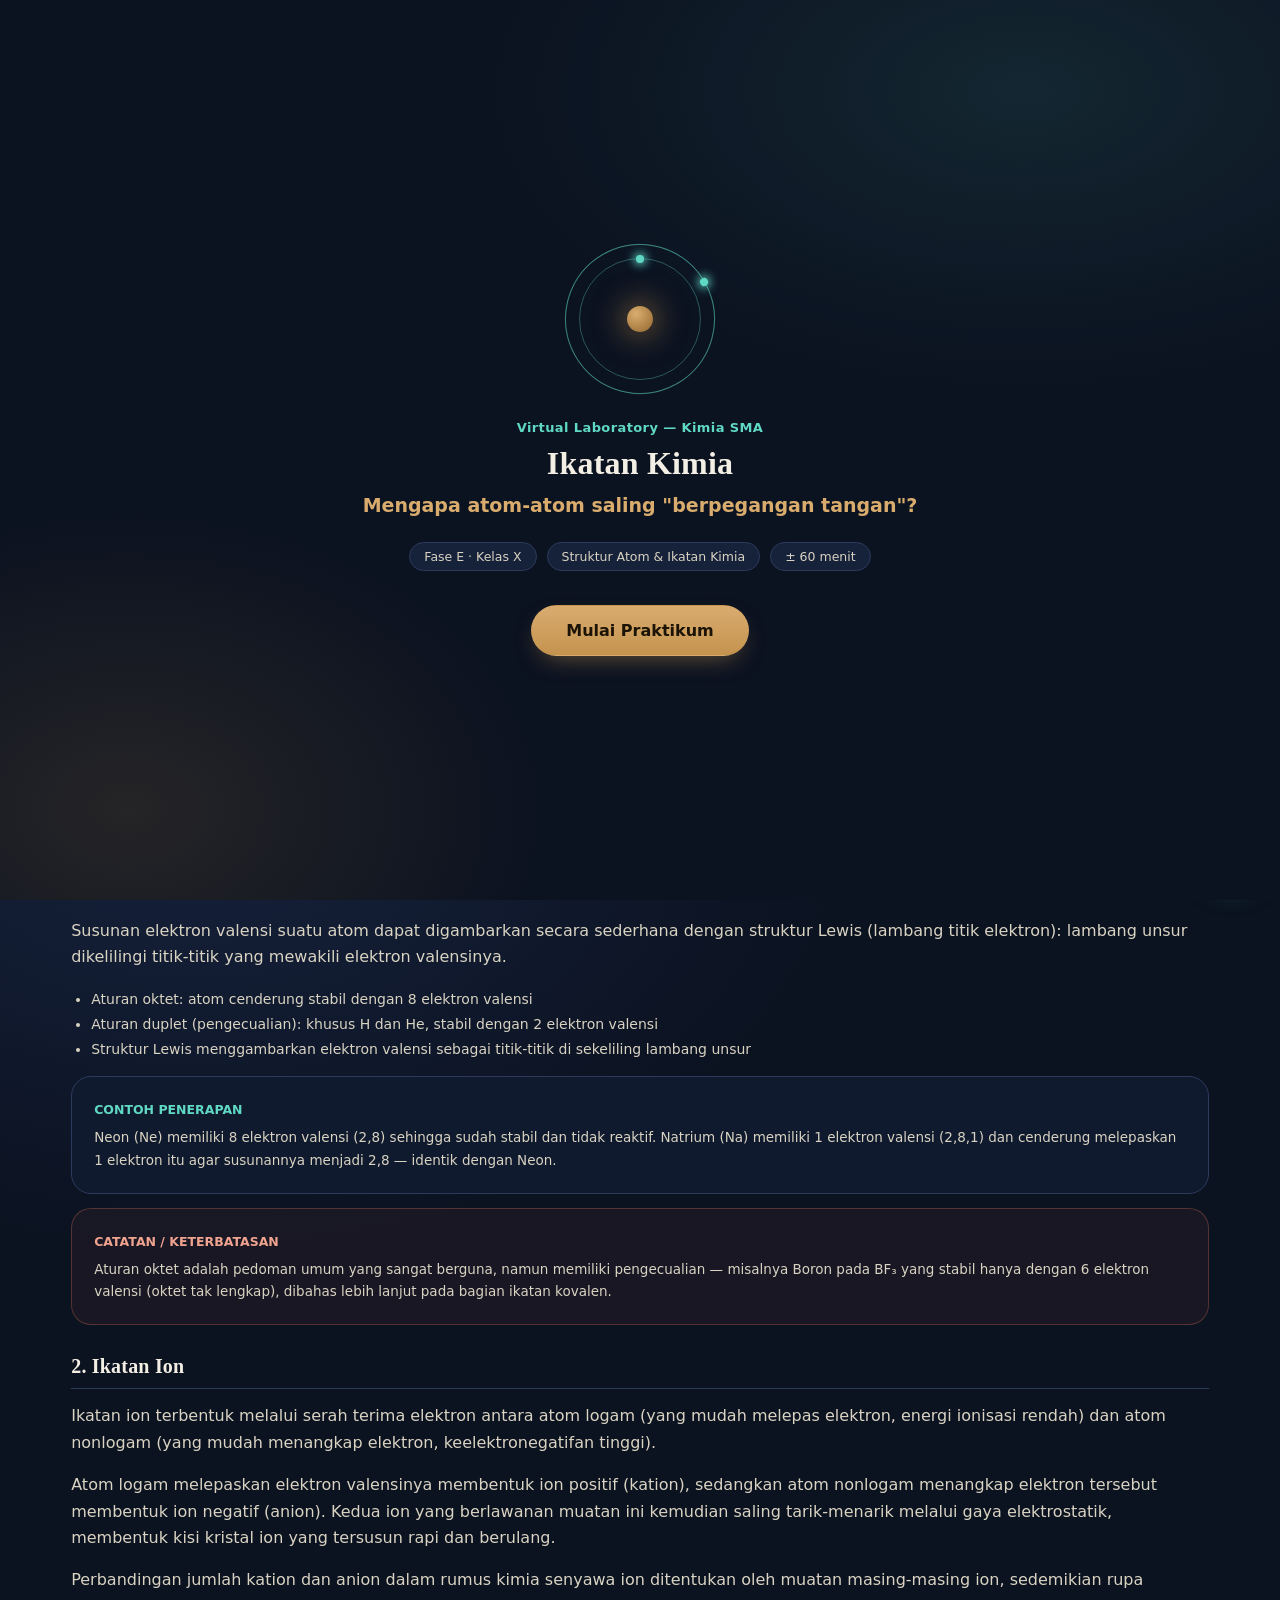
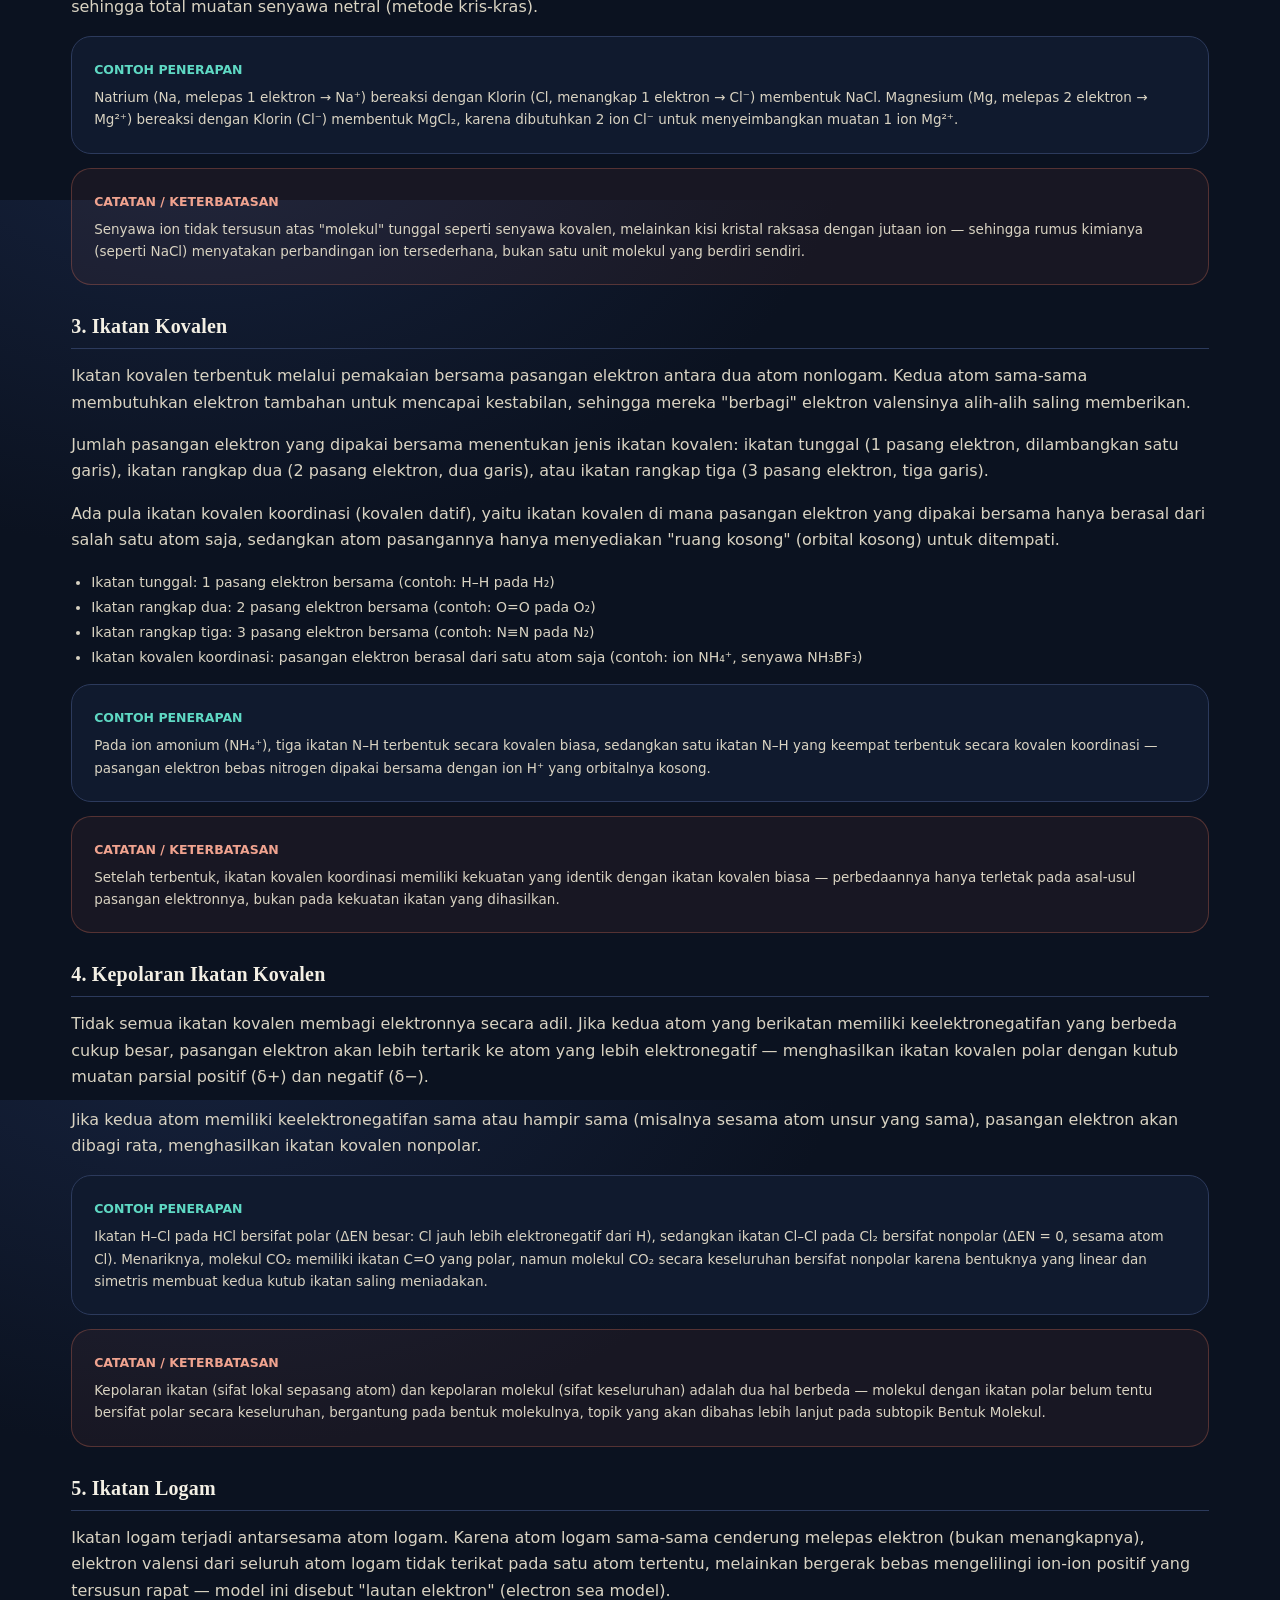
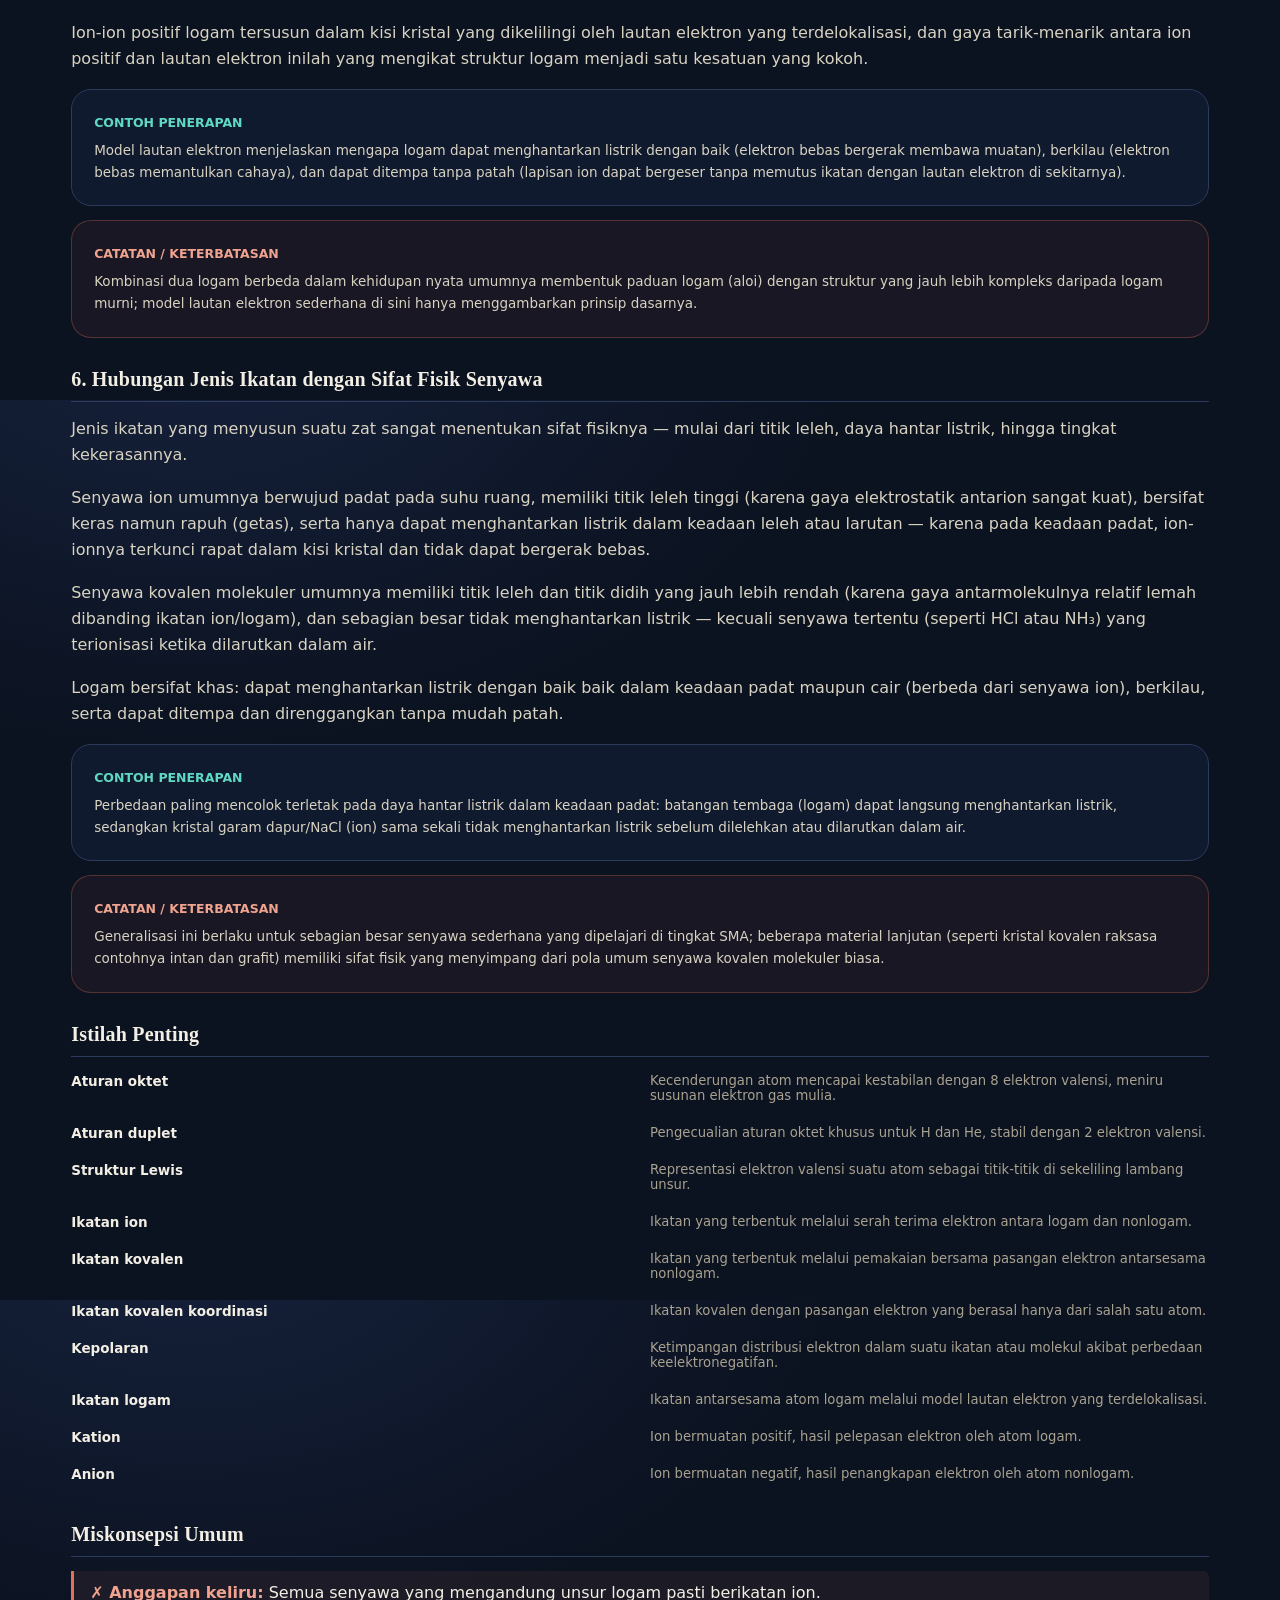
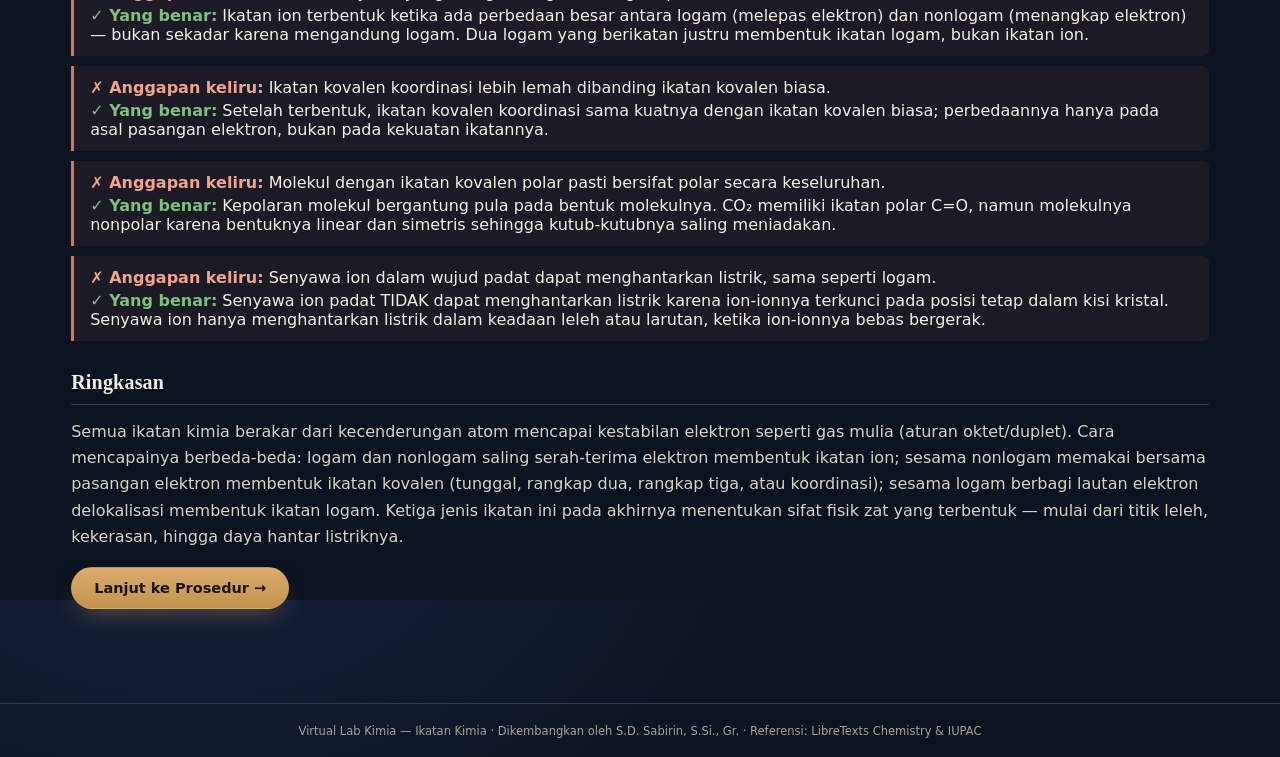
<file: ikatan-kimia.html>
<!DOCTYPE html>
<html lang="id">
<head>
<meta charset="UTF-8">
<meta name="viewport" content="width=device-width, initial-scale=1.0, viewport-fit=cover">
<title>Virtual Lab Kimia — Ikatan Kimia</title>
<meta name="description" content="Laboratorium virtual interaktif Kimia SMA Kelas X: kestabilan unsur, ikatan ion, ikatan kovalen, dan ikatan logam.">

<style>
:root{
  --ink-950:#0B1220; --ink-900:#101A2E; --ink-800:#16213A; --ink-700:#1F2C48; --ink-600:#2C3A5C;
  --brass-500:#C4934E; --brass-400:#D9AC6E; --brass-700:#93672F;
  --phosphor-500:#5FD9C4; --phosphor-300:#9EEBDC;
  --ember-500:#E0725A; --ember-300:#F0A38F;
  --leaf-500:#7FBF7F;
  --paper-100:#F3EFE4; --paper-300:#D9D3C2; --paper-500:#A9A290;
  --serif:"Fraunces","Iowan Old Style",Georgia,serif;
  --sans:"Inter","Segoe UI",system-ui,-apple-system,sans-serif;
  --mono:"IBM Plex Mono","SFMono-Regular",Consolas,monospace;
  --radius-s:6px; --radius-m:12px; --radius-l:20px;
  --shadow-deep:0 20px 50px -20px rgba(0,0,0,.6);
  --ease:cubic-bezier(.22,.61,.36,1);
}
*,*::before,*::after{ box-sizing:border-box; }
html,body{ height:100%; }
body{ margin:0; font-family:var(--sans); background:radial-gradient(1200px 800px at 15% -10%, #16223d 0%, var(--ink-950) 55%); color:var(--paper-100); -webkit-font-smoothing:antialiased; overflow-x:hidden; }
h1,h2,h3,h4{ font-family:var(--serif); font-weight:600; margin:0 0 .4em; letter-spacing:.2px; }
p{ margin:0 0 1em; line-height:1.65; color:var(--paper-300); }
a{ color:var(--phosphor-500); }
button{ font-family:inherit; }
::selection{ background:var(--brass-500); color:var(--ink-950); }
@media (prefers-reduced-motion: reduce){ *{ animation-duration:.001ms !important; animation-iteration-count:1 !important; transition-duration:.001ms !important; } }
body.reduce-motion *{ animation:none !important; transition:none !important; }
:focus-visible{ outline:2px solid var(--phosphor-500); outline-offset:3px; border-radius:4px; }
::-webkit-scrollbar{ width:10px; height:10px; }
::-webkit-scrollbar-track{ background:transparent; }
::-webkit-scrollbar-thumb{ background:var(--ink-600); border-radius:10px; }
::-webkit-scrollbar-thumb:hover{ background:var(--brass-700); }
.visually-hidden{ position:absolute !important; width:1px;height:1px; padding:0;margin:-1px; overflow:hidden; clip:rect(0,0,0,0); white-space:nowrap; border:0; }
.skip-link{ position:absolute; left:12px; top:-60px; background:var(--brass-500); color:var(--ink-950); padding:10px 16px; border-radius:var(--radius-s); z-index:999; font-weight:600; transition:top .2s var(--ease); }
.skip-link:focus{ top:12px; }

#app{ min-height:100vh; display:flex; flex-direction:column; }
.appbar{ display:flex; align-items:center; gap:16px; padding:10px 22px; background:linear-gradient(180deg, rgba(16,26,46,.96), rgba(16,26,46,.88)); border-bottom:1px solid var(--ink-600); position:sticky; top:0; z-index:60; backdrop-filter:blur(6px); }
.appbar__brand{ display:flex; align-items:center; gap:10px; margin-right:auto; }
.appbar__mark{ width:34px;height:34px; border-radius:50%; background:radial-gradient(circle at 32% 28%, var(--phosphor-300), var(--phosphor-500) 45%, #1a6f60 100%); box-shadow:0 0 16px -2px var(--phosphor-500); flex:none; }
.appbar__title{ font-family:var(--serif); font-size:15px; line-height:1.1; }
.appbar__title small{ display:block; font-family:var(--sans); font-size:11px; color:var(--paper-500); font-weight:500; }
.tabs{ display:flex; gap:4px; overflow-x:auto; scrollbar-width:none; }
.tabs::-webkit-scrollbar{ display:none; }
.tab-btn{ border:1px solid transparent; background:transparent; color:var(--paper-500); padding:9px 14px; border-radius:999px; font-size:13.5px; font-weight:600; cursor:pointer; white-space:nowrap; display:flex; align-items:center; gap:7px; transition:background .18s var(--ease), color .18s var(--ease), border-color .18s var(--ease); }
.tab-btn .tab-num{ width:18px;height:18px;border-radius:50%; background:var(--ink-700); color:var(--paper-500); font-size:10px; display:grid; place-items:center; font-family:var(--mono); flex:none; }
.tab-btn:hover{ color:var(--paper-100); background:var(--ink-800); }
.tab-btn[aria-selected="true"]{ color:var(--ink-950); background:var(--brass-500); }
.tab-btn[aria-selected="true"] .tab-num{ background:rgba(11,18,32,.25); color:var(--ink-950); }
.tab-btn[disabled]{ opacity:.35; cursor:not-allowed; }
.tab-btn[disabled]:hover{ background:transparent; color:var(--paper-500); }
.appbar__actions{ display:flex; align-items:center; gap:8px; }
.icon-btn{ width:36px;height:36px; border-radius:50%; border:1px solid var(--ink-600); background:var(--ink-800); color:var(--paper-300); display:grid; place-items:center; cursor:pointer; font-size:15px; transition:border-color .18s var(--ease), color .18s var(--ease), transform .12s var(--ease); }
.icon-btn:hover{ border-color:var(--brass-500); color:var(--brass-400); }
.icon-btn:active{ transform:scale(.94); }
.icon-btn[aria-pressed="false"]{ opacity:.5; }
.progress-rail{ height:3px; background:var(--ink-700); position:relative; }
.progress-rail__fill{ height:100%; background:linear-gradient(90deg, var(--brass-700), var(--brass-500), var(--phosphor-500)); width:0%; transition:width .4s var(--ease); }
main{ flex:1; position:relative; }
.view{ display:none; padding:28px clamp(16px,4vw,56px) 64px; max-width:1240px; margin:0 auto; animation:viewIn .35s var(--ease); }
.view.is-active{ display:block; }
@keyframes viewIn{ from{ opacity:0; transform:translateY(6px);} to{opacity:1; transform:none;} }
.view-head{ margin-bottom:26px; }
.eyebrow-plain{ font-size:12.5px; color:var(--phosphor-500); font-weight:600; margin-bottom:6px; }
.view-head h2{ font-size:clamp(24px,3.4vw,34px); }
.view-head p{ max-width:640px; }
.card{ background:linear-gradient(180deg, var(--ink-800), var(--ink-900)); border:1px solid var(--ink-600); border-radius:var(--radius-l); padding:22px; }
.grid-2{ display:grid; grid-template-columns:1fr 1fr; gap:20px; }
@media (max-width:900px){ .grid-2{ grid-template-columns:1fr; } }

.btn{ display:inline-flex; align-items:center; gap:8px; justify-content:center; padding:12px 22px; border-radius:999px; border:1px solid transparent; cursor:pointer; font-weight:600; font-size:14.5px; transition:transform .14s var(--ease), box-shadow .2s var(--ease), background .18s; }
.btn:active{ transform:scale(.97); }
.btn--primary{ background:linear-gradient(180deg, var(--brass-400), var(--brass-500)); color:#1B1305; box-shadow:0 10px 24px -10px rgba(196,147,78,.55); }
.btn--primary:hover{ box-shadow:0 14px 30px -10px rgba(196,147,78,.7); }
.btn--ghost{ background:transparent; border-color:var(--ink-600); color:var(--paper-100); }
.btn--ghost:hover{ border-color:var(--brass-500); color:var(--brass-400); }
.btn--danger{ background:transparent; border-color:var(--ember-500); color:var(--ember-300); }
.btn--danger:hover{ background:rgba(224,114,90,.12); }
.btn[disabled]{ opacity:.4; cursor:not-allowed; }
.btn--sm{ padding:8px 16px; font-size:13px; }
.btn--block{ width:100%; }

label{ display:block; font-size:13px; font-weight:600; color:var(--paper-300); margin-bottom:6px; }
input[type="text"], input[type="number"], select, textarea{ width:100%; background:var(--ink-950); border:1px solid var(--ink-600); color:var(--paper-100); padding:11px 13px; border-radius:var(--radius-s); font-size:14.5px; font-family:inherit; }
textarea{ resize:vertical; min-height:76px; line-height:1.5; }
input:focus, select:focus, textarea:focus{ border-color:var(--phosphor-500); }
.field{ margin-bottom:16px; }
.field-row{ display:grid; grid-template-columns:1fr 1fr; gap:14px; }
@media (max-width:640px){ .field-row{ grid-template-columns:1fr; } }
.hint{ font-size:12px; color:var(--paper-500); margin-top:5px; }

#splash{ position:fixed; inset:0; z-index:200; display:flex; align-items:center; justify-content:center; background:radial-gradient(900px 500px at 80% 10%, rgba(95,217,196,.10), transparent 60%), radial-gradient(700px 500px at 10% 90%, rgba(196,147,78,.14), transparent 60%), var(--ink-950); padding:24px; text-align:center; transition:opacity .5s var(--ease), visibility .5s; }
#splash.is-hidden{ opacity:0; visibility:hidden; pointer-events:none; }
.splash__orbit{ position:relative; width:150px;height:150px; margin:0 auto 26px; }
.splash__nucleus{ position:absolute; inset:0; margin:auto; width:26px;height:26px;border-radius:50%; background:radial-gradient(circle at 35% 30%, var(--brass-400), var(--brass-700)); box-shadow:0 0 30px 4px rgba(196,147,78,.55); }
.splash__ring{ position:absolute; inset:0; border:1px solid rgba(95,217,196,.35); border-radius:50%; }
.splash__ring:nth-child(2){ inset:14px; animation:spin 6s linear infinite; }
.splash__ring:nth-child(3){ inset:0; transform:rotate(60deg); animation:spin 9s linear infinite reverse; }
.splash__ring:nth-child(4){ inset:0; transform:rotate(-60deg); animation:spin 12s linear infinite; }
.splash__electron{ position:absolute; width:8px;height:8px;border-radius:50%; background:var(--phosphor-500); box-shadow:0 0 10px 2px var(--phosphor-500); top:-4px; left:50%; margin-left:-4px; }
@keyframes spin{ to{ transform:rotate(360deg); } }
body.reduce-motion .splash__ring{ animation:none; }
.splash__eyebrow{ letter-spacing:.4px; color:var(--phosphor-500); font-weight:700; font-size:13px; margin-bottom:10px; }
.splash h1{ font-size:clamp(26px,4.6vw,42px); max-width:800px; margin:0 auto 10px; }
.splash__topic{ color:var(--brass-400); font-weight:600; font-size:clamp(15px,2vw,19px); margin-bottom:26px; }
.splash__meta{ display:flex; gap:10px; justify-content:center; flex-wrap:wrap; margin-bottom:34px; }
.chip{ border:1px solid var(--ink-600); border-radius:999px; padding:6px 14px; font-size:12.5px; color:var(--paper-300); background:var(--ink-800); }

.modal-scrim{ position:fixed; inset:0; background:rgba(6,9,16,.72); z-index:210; display:flex; align-items:center; justify-content:center; padding:20px; }
.modal-scrim[hidden]{ display:none; }
.modal{ background:var(--ink-900); border:1px solid var(--ink-600); border-radius:var(--radius-l); max-width:460px; width:100%; padding:28px; box-shadow:var(--shadow-deep); }
.modal h2{ font-size:22px; }

.theory-toc{ display:flex; flex-wrap:wrap; gap:8px; margin-bottom:22px; }
.toc-pill{ border:1px solid var(--ink-600); background:var(--ink-800); color:var(--paper-300); padding:7px 13px; border-radius:999px; font-size:12.5px; cursor:pointer; font-weight:600; }
.toc-pill:hover{ border-color:var(--brass-500); color:var(--brass-400); }
.theory-section{ margin-bottom:30px; scroll-margin-top:90px; }
.theory-section h3{ font-size:20px; border-bottom:1px solid var(--ink-600); padding-bottom:10px; margin-bottom:14px; }
.term-list{ display:grid; grid-template-columns:1fr 1fr; gap:10px 20px; }
.term-list dt{ font-weight:700; color:var(--paper-100); font-size:13.5px; }
.term-list dd{ margin:0 0 12px; color:var(--paper-500); font-size:13.2px; }
@media (max-width:700px){ .term-list{ grid-template-columns:1fr; } }
.misconception{ border-left:3px solid var(--ember-500); background:rgba(224,114,90,.08); border-radius:0 var(--radius-s) var(--radius-s) 0; padding:12px 16px; margin-bottom:10px; }
.misconception b{ color:var(--ember-300); }
table.data-table{ width:100%; border-collapse:collapse; font-size:13.5px; }
table.data-table th{ text-align:left; font-family:var(--serif); font-weight:600; color:var(--brass-400); padding:10px 12px; border-bottom:2px solid var(--ink-600); }
table.data-table td{ padding:10px 12px; border-bottom:1px solid var(--ink-700); color:var(--paper-300); }
table.data-table tr:last-child td{ border-bottom:none; }
.table-wrap{ overflow-x:auto; }

.anatomy-diagram{ display:flex; align-items:center; justify-content:center; gap:22px; flex-wrap:wrap; padding:26px; background:var(--ink-950); border:1px solid var(--ink-700); border-radius:var(--radius-m); margin:16px 0; }
.anatomy-label{ display:flex; flex-direction:column; align-items:center; gap:8px; font-size:11.5px; color:var(--paper-500); text-align:center; max-width:200px; }
.anatomy-label b{ color:var(--paper-100); font-size:12.5px; }
.anatomy-arrow{ color:var(--ink-600); font-size:22px; }
.mini-lewis{ font-family:var(--mono); font-size:15px; color:var(--phosphor-500); background:var(--ink-900); border:1px solid var(--ink-700); padding:10px 16px; border-radius:var(--radius-s); }

.proc-tabs{ display:flex; gap:10px; margin-bottom:20px; flex-wrap:wrap; }
.proc-tab{ border:1px solid var(--ink-600); background:var(--ink-800); color:var(--paper-300); padding:10px 16px; border-radius:var(--radius-m); cursor:pointer; font-weight:600; font-size:13.5px; text-align:left; }
.proc-tab[aria-selected="true"]{ border-color:var(--brass-500); color:var(--brass-400); background:rgba(196,147,78,.09); }
.step-list{ counter-reset:step; }
.step{ display:grid; grid-template-columns:40px 1fr; gap:16px; padding:16px 0; border-bottom:1px solid var(--ink-700); opacity:.5; }
.step.is-unlocked{ opacity:1; }
.step:last-child{ border-bottom:none; }
.step__num{ width:34px;height:34px;border-radius:50%; background:var(--ink-700); color:var(--paper-500); display:grid; place-items:center; font-family:var(--mono); font-weight:700; font-size:13px; }
.step.is-unlocked .step__num{ background:var(--brass-500); color:#1B1305; }
.step.is-done .step__num{ background:var(--leaf-500); color:#0c2410; }
.step h4{ font-size:15.5px; margin-bottom:6px; }
.step__meta{ display:flex; gap:16px; flex-wrap:wrap; font-size:12.5px; color:var(--paper-500); margin:8px 0; }
.step__meta span{ display:flex; gap:5px; align-items:center; }
.step__meta b{ color:var(--paper-300); font-weight:600; }
.step-actions{ margin-top:10px; }
.progress-track{ height:8px; background:var(--ink-700); border-radius:99px; overflow:hidden; margin-bottom:20px; }
.progress-track__fill{ height:100%; background:linear-gradient(90deg, var(--brass-500), var(--phosphor-500)); width:0%; transition:width .4s var(--ease); }

.sim-shell{ display:grid; grid-template-columns:300px 1fr; gap:20px; }
@media (max-width:980px){ .sim-shell{ grid-template-columns:1fr; } }
.sim-panel{ display:flex; flex-direction:column; gap:16px; }
.sim-stage{ position:relative; border-radius:var(--radius-l); border:1px solid var(--ink-600); background:radial-gradient(ellipse at 50% 30%, #0e1a30 0%, #060a14 72%); overflow:hidden; min-height:460px; }
.sim-toolbar{ display:flex; flex-wrap:wrap; gap:8px; padding:12px 16px; border-top:1px solid var(--ink-600); background:rgba(11,18,32,.7); }
.readout{ display:grid; grid-template-columns:1fr 1fr; gap:8px; font-family:var(--mono); font-size:12.5px; }
.readout div{ background:var(--ink-950); border:1px solid var(--ink-700); border-radius:var(--radius-s); padding:8px 10px; }
.readout b{ display:block; color:var(--phosphor-500); font-size:10.5px; letter-spacing:.4px; margin-bottom:2px; font-family:var(--sans); }
.readout span{ color:var(--paper-100); font-size:13.5px; word-break:break-word; }
.control-row{ display:flex; gap:8px; flex-wrap:wrap; }
.legend{ display:flex; flex-direction:column; gap:6px; font-size:12px; color:var(--paper-500); }
.legend span{ display:inline-flex; align-items:center; gap:7px; }
.legend i{ width:10px;height:10px;border-radius:50%; display:inline-block; flex:none; }
.sim-note{ font-size:12.5px; background:rgba(95,217,196,.08); border:1px solid rgba(95,217,196,.25); border-radius:var(--radius-s); padding:10px 12px; color:var(--paper-300); }

/* DOM layer */
.dom-layer{ position:absolute; inset:0; overflow:auto; padding:22px; }

/* Lewis dot atom diagram */
.lewis-stage{ display:flex; align-items:center; justify-content:center; gap:6px; flex-wrap:wrap; margin:18px 0 10px; }
.lewis-atom{ display:grid; grid-template-columns:26px 54px 26px; grid-template-rows:26px 54px 26px; gap:2px; place-items:center; }
.lewis-symbol{ grid-column:2; grid-row:2; width:54px;height:54px;border-radius:50%; display:grid; place-items:center; font-family:var(--serif); font-size:21px; font-weight:700; color:#0B1220; }
.dot-slot{ display:flex; gap:3px; }
.dot-slot.top,.dot-slot.bottom{ grid-column:2; flex-direction:row; }
.dot-slot.top{ grid-row:1; align-self:end; }
.dot-slot.bottom{ grid-row:3; align-self:start; }
.dot-slot.left{ grid-column:1; grid-row:2; flex-direction:column; justify-self:end; }
.dot-slot.right{ grid-column:3; grid-row:2; flex-direction:column; justify-self:start; }
.e-dot{ width:6px;height:6px;border-radius:50%; background:var(--phosphor-500); box-shadow:0 0 5px 1px rgba(95,217,196,.6); }
.lewis-arrow{ font-size:22px; color:var(--brass-400); font-weight:700; align-self:center; }
.bond-zone{ display:flex; flex-direction:column; gap:3px; align-items:center; justify-content:center; padding:0 4px; min-width:26px; }
.bond-line{ width:22px; height:2px; background:var(--brass-400); }
.result-line{ text-align:center; font-family:var(--sans); font-weight:700; font-size:17px; letter-spacing:.5px; color:var(--paper-100); margin-top:6px; }
.result-formula{ text-align:center; font-family:var(--serif); font-size:24px; color:var(--brass-400); margin-top:4px; }
.result-note{ font-size:12px; text-align:center; color:var(--paper-500); max-width:480px; margin:10px auto 0; }
.exception-note{ font-size:12px; background:rgba(224,114,90,.08); border:1px solid rgba(224,114,90,.3); border-radius:var(--radius-s); padding:10px 12px; color:var(--paper-300); margin-top:14px; }

/* electron sea (ikatan logam) */
.sea-box{ position:relative; width:min(320px,86%); height:170px; margin:18px auto; border-radius:var(--radius-m); background:rgba(95,217,196,.06); border:1px solid rgba(95,217,196,.25); overflow:hidden; }
.sea-ion{ position:absolute; width:30px;height:30px;border-radius:50%; display:grid; place-items:center; font-family:var(--serif); font-weight:700; font-size:12px; color:#0B1220; }
.sea-electron{ position:absolute; width:5px;height:5px;border-radius:50%; background:var(--phosphor-300); box-shadow:0 0 5px 1px rgba(158,235,220,.7); }

/* compare senyawa */
.compare-grid{ display:grid; grid-template-columns:1fr 1fr; gap:16px; margin-top:10px; }
@media (max-width:640px){ .compare-grid{ grid-template-columns:1fr; } }
.compound-card{ background:var(--ink-950); border:1px solid var(--ink-700); border-radius:var(--radius-m); padding:16px; }
.compound-card h4{ font-size:16px; margin-bottom:2px; }
.compound-card .formula{ font-family:var(--mono); color:var(--brass-400); font-size:13px; margin-bottom:10px; }
.compound-card dl{ margin:0; font-size:12.5px; }
.compound-card dt{ color:var(--phosphor-500); font-weight:600; margin-top:8px; }
.compound-card dd{ margin:2px 0 0; color:var(--paper-300); }
.verdict{ text-align:left; padding:16px 18px; border-radius:var(--radius-m); border:1px solid var(--ink-600); background:var(--ink-950); margin-top:16px; }
.verdict-title{ font-family:var(--serif); font-size:18px; color:var(--brass-400); margin-bottom:6px; }
.verdict-desc{ font-size:13px; color:var(--paper-300); }

.stepper-field{ margin-bottom:16px; }
.stepper-row{ display:flex; align-items:center; gap:10px; }
.stepper-btn{ width:34px;height:34px; border-radius:50%; border:1px solid var(--ink-600); background:var(--ink-800); color:var(--paper-100); font-size:17px; font-weight:700; cursor:pointer; display:grid; place-items:center; flex:none; }
.stepper-btn:hover{ border-color:var(--brass-500); color:var(--brass-400); }
.stepper-btn:active{ transform:scale(.92); }
.stepper-val{ flex:1; text-align:center; font-family:var(--mono); font-size:18px; color:var(--paper-100); background:var(--ink-950); border:1px solid var(--ink-700); border-radius:var(--radius-s); padding:7px 0; }

.lkpd-section{ margin-bottom:24px; }
.lkpd-section h3{ font-size:16px; display:flex; align-items:center; gap:8px; }
.lkpd-section h3 em{ font-style:normal; font-family:var(--mono); font-size:11px; color:var(--paper-500); background:var(--ink-700); padding:3px 8px; border-radius:5px; }
.obs-table td, .obs-table th{ padding:8px; }
.obs-table input{ padding:7px 9px; font-size:13px; }
.add-row-btn{ margin-top:8px; }
.lkpd-toolbar{ display:flex; gap:10px; flex-wrap:wrap; position:sticky; bottom:14px; z-index:5; background:var(--ink-900); border:1px solid var(--ink-600); padding:12px; border-radius:var(--radius-m); box-shadow:var(--shadow-deep); }
.save-status{ font-size:12px; color:var(--paper-500); align-self:center; margin-left:auto; }

.quiz-progress{ display:flex; align-items:center; gap:12px; margin-bottom:22px; }
.quiz-progress .progress-track{ flex:1; margin:0; }
.quiz-meta{ font-family:var(--mono); font-size:12.5px; color:var(--paper-500); white-space:nowrap; }
.q-card{ margin-bottom:18px; }
.q-tag{ display:inline-block; font-size:10.5px; font-weight:700; letter-spacing:.3px; padding:3px 9px; border-radius:999px; margin-bottom:12px; }
.q-tag.lots{ background:rgba(127,191,127,.16); color:var(--leaf-500); }
.q-tag.mots{ background:rgba(196,147,78,.18); color:var(--brass-400); }
.q-tag.hots{ background:rgba(224,114,90,.18); color:var(--ember-300); }
.q-stem{ font-size:15.5px; color:var(--paper-100); margin-bottom:14px; font-weight:500; line-height:1.55; }
.opt{ display:flex; gap:11px; align-items:flex-start; padding:12px 14px; border:1px solid var(--ink-600); border-radius:var(--radius-m); margin-bottom:9px; cursor:pointer; transition:border-color .15s, background .15s; }
.opt:hover{ border-color:var(--brass-500); }
.opt input{ margin-top:3px; accent-color:var(--brass-500); flex:none; }
.opt span{ font-size:14px; color:var(--paper-300); }
.opt.is-correct{ border-color:var(--leaf-500); background:rgba(127,191,127,.09); }
.opt.is-wrong{ border-color:var(--ember-500); background:rgba(224,114,90,.09); }
.q-explain{ display:none; margin-top:12px; padding:12px 14px; border-radius:var(--radius-s); background:var(--ink-950); border:1px solid var(--ink-700); font-size:13px; color:var(--paper-300); }
.q-explain.is-visible{ display:block; }
.q-explain b{ color:var(--phosphor-500); }
.short-answer-input{ margin-top:6px; }
.result-hero{ text-align:center; padding:38px 22px; }
.result-score{ font-family:var(--serif); font-size:56px; color:var(--brass-400); }
.badge-row{ display:flex; gap:10px; justify-content:center; flex-wrap:wrap; margin-top:18px; }
.badge{ display:flex; flex-direction:column; align-items:center; gap:6px; width:96px; opacity:.3; }
.badge.is-earned{ opacity:1; }
.badge i{ width:44px;height:44px;border-radius:50%; background:radial-gradient(circle at 35% 30%, var(--brass-400), var(--brass-700)); display:grid; place-items:center; font-style:normal; font-size:18px; }
.badge span{ font-size:10.5px; text-align:center; color:var(--paper-500); font-weight:600; }

.dev-card{ display:grid; grid-template-columns:180px 1fr; gap:26px; align-items:start; }
@media (max-width:640px){ .dev-card{ grid-template-columns:1fr; } }
.dev-photo{ width:180px;height:180px; border-radius:var(--radius-l); overflow:hidden; border:1px solid var(--ink-600); background:var(--ink-700); }
.dev-photo svg{ width:100%; height:100%; display:block; }
.dev-competency{ display:flex; flex-wrap:wrap; gap:8px; margin-top:14px; }

.assistant-fab{ position:fixed; right:20px; bottom:20px; z-index:150; width:56px;height:56px; border-radius:50%; background:linear-gradient(160deg, var(--phosphor-300), var(--phosphor-500)); border:none; cursor:pointer; box-shadow:0 14px 30px -10px rgba(95,217,196,.6); font-size:22px; display:grid; place-items:center; color:#052c25; }
.assistant-panel{ position:fixed; right:20px; bottom:88px; width:min(340px, calc(100vw - 40px)); max-height:60vh; z-index:150; background:var(--ink-900); border:1px solid var(--ink-600); border-radius:var(--radius-l); box-shadow:var(--shadow-deep); display:flex; flex-direction:column; overflow:hidden; }
.assistant-panel[hidden]{ display:none; }
.assistant-head{ padding:14px 16px; border-bottom:1px solid var(--ink-600); display:flex; justify-content:space-between; align-items:center; }
.assistant-head h4{ margin:0; font-size:14.5px; }
.assistant-body{ padding:14px 16px; overflow-y:auto; flex:1; display:flex; flex-direction:column; gap:10px; font-size:13px; }
.assistant-msg{ background:var(--ink-800); border-radius:var(--radius-s); padding:9px 11px; color:var(--paper-300); align-self:flex-start; max-width:88%; }
.assistant-msg.user{ background:var(--brass-700); color:#fff; align-self:flex-end; }
.assistant-chips{ display:flex; flex-wrap:wrap; gap:6px; padding:0 16px 14px; }
.assistant-chip{ font-size:11.5px; border:1px solid var(--ink-600); background:var(--ink-800); color:var(--paper-300); padding:6px 10px; border-radius:999px; cursor:pointer; }

#toast-region{ position:fixed; left:50%; bottom:24px; transform:translateX(-50%); z-index:300; display:flex; flex-direction:column; gap:8px; align-items:center; }
.toast{ background:var(--ink-800); border:1px solid var(--ink-600); color:var(--paper-100); padding:10px 18px; border-radius:999px; font-size:13px; box-shadow:var(--shadow-deep); animation:toastIn .25s var(--ease); }
.toast.success{ border-color:var(--leaf-500); }
.toast.error{ border-color:var(--ember-500); }
@keyframes toastIn{ from{ opacity:0; transform:translateY(10px);} }
footer.appfoot{ text-align:center; padding:20px; font-size:11.5px; color:var(--paper-500); border-top:1px solid var(--ink-600); }

@media (max-width:760px){
  .appbar{ flex-wrap:wrap; padding:10px 14px; row-gap:8px; }
  .appbar__brand{ margin-right:0; }
  .appbar__title small{ display:none; }
  .tabs{ order:3; width:100%; padding-top:2px; }
  .appbar__actions{ margin-left:auto; }
  .assistant-panel{ right:12px; left:12px; width:auto; bottom:80px; }
  .assistant-fab{ right:14px; bottom:14px; }
}
@media print{
  .appbar,.assistant-fab,.assistant-panel,footer.appfoot,.lkpd-toolbar,#splash,.modal-scrim,.progress-rail{ display:none !important; }
  body{ background:#fff; color:#111; }
  .view{ display:block !important; }
  main .view:not(#view-lkpd){ display:none !important; }
  .card{ border:1px solid #ccc; background:#fff; }
}
</style>
</head>
<body>
<a href="#main-content" class="skip-link">Lompat ke konten utama</a>

<div id="splash" role="dialog" aria-labelledby="splash-title">
  <div>
    <div class="splash__orbit" aria-hidden="true">
      <div class="splash__ring"></div>
      <div class="splash__ring"><span class="splash__electron"></span></div>
      <div class="splash__ring"><span class="splash__electron"></span></div>
      <div class="splash__nucleus"></div>
    </div>
    <div class="splash__eyebrow">Virtual Laboratory — Kimia SMA</div>
    <h1 id="splash-title">Ikatan Kimia</h1>
    <div class="splash__topic">Mengapa atom-atom saling "berpegangan tangan"?</div>
    <div class="splash__meta">
      <span class="chip">Fase E · Kelas X</span>
      <span class="chip">Struktur Atom &amp; Ikatan Kimia</span>
      <span class="chip">± 60 menit</span>
    </div>
    <button class="btn btn--primary" id="btn-start" style="font-size:16px;padding:15px 34px;">Mulai Praktikum</button>
  </div>
</div>

<div class="modal-scrim" id="modal-identity" hidden>
  <form class="modal" id="form-identity" novalidate>
    <h2>Identitas Praktikan</h2>
    <p style="font-size:13px;">Data ini digunakan pada LKPD, evaluasi, dan rekap hasil belajarmu.</p>
    <div class="field"><label for="inp-nama">Nama Lengkap</label><input type="text" id="inp-nama" required autocomplete="name" placeholder="cth. Ahmad Zaki"></div>
    <div class="field-row">
      <div class="field"><label for="inp-kelas">Kelas</label><input type="text" id="inp-kelas" required placeholder="cth. X-4"></div>
      <div class="field"><label for="inp-id">No. Absen / ID</label><input type="text" id="inp-id" placeholder="cth. 17"></div>
    </div>
    <p class="hint" id="identity-error" style="color:var(--ember-300); display:none;">Nama dan kelas wajib diisi sebelum memulai.</p>
    <button type="submit" class="btn btn--primary btn--block">Simpan &amp; Masuk Laboratorium</button>
  </form>
</div>

<div id="app" hidden>
  <header class="appbar">
    <div class="appbar__brand">
      <div class="appbar__mark" aria-hidden="true"></div>
      <div class="appbar__title">Virtual Lab Kimia<small>Ikatan Kimia</small></div>
    </div>
    <nav class="tabs" id="tabs" aria-label="Navigasi bagian praktikum" role="tablist"></nav>
    <div class="appbar__actions">
      <button class="icon-btn" id="btn-sound" aria-pressed="true" title="Suara ON/OFF" aria-label="Aktifkan atau matikan suara">🔊</button>
      <button class="icon-btn" id="btn-reduce-motion" aria-pressed="false" title="Kurangi animasi" aria-label="Kurangi animasi">✧</button>
      <button class="icon-btn" id="btn-print" title="Cetak LKPD" aria-label="Cetak LKPD">🖨</button>
    </div>
  </header>
  <div class="progress-rail"><div class="progress-rail__fill" id="global-progress"></div></div>

  <main id="main-content">

    <!-- ============================= TEORI ============================= -->
    <section class="view" id="view-teori" data-view="teori">
      <div class="view-head">
        <div class="eyebrow-plain">01 · Teori</div>
        <h2>Mengapa Atom Saling Berikatan?</h2>
        <p>Atom-atom "bergandengan tangan" dengan satu tujuan yang sama: mencapai susunan elektron paling stabil, semirip mungkin dengan gas mulia. Caranya berbeda-beda — dan perbedaan itulah yang melahirkan tiga jenis ikatan kimia.</p>
      </div>

      <div class="card" style="margin-bottom:26px;">
        <h3 style="font-size:16px;margin-bottom:12px;">Tujuan Pembelajaran</h3>
        <ul id="tp-list" style="margin:0; padding-left:20px; color:var(--paper-300); font-size:14px; line-height:1.8;"></ul>
      </div>

      <div class="theory-toc" id="theory-toc" aria-label="Lompat ke subtopik teori"></div>

      <div class="anatomy-diagram">
        <div class="anatomy-label"><div class="mini-lewis">Na + Cl → Na⁺ Cl⁻</div><b>Ikatan Ion</b>Serah terima elektron (logam + nonlogam)</div>
        <div class="anatomy-arrow">≠</div>
        <div class="anatomy-label"><div class="mini-lewis">H + H → H–H</div><b>Ikatan Kovalen</b>Pemakaian bersama elektron (nonlogam + nonlogam)</div>
        <div class="anatomy-arrow">≠</div>
        <div class="anatomy-label"><div class="mini-lewis">Na⁺ ⋯e⁻⋯ Na⁺</div><b>Ikatan Logam</b>Lautan elektron delokalisasi (logam + logam)</div>
      </div>

      <div id="theory-sections"></div>
    </section>

    <!-- ============================= PROSEDUR ============================= -->
    <section class="view" id="view-prosedur" data-view="prosedur">
      <div class="view-head">
        <div class="eyebrow-plain">02 · Prosedur</div>
        <h2>Langkah Kerja Praktikum</h2>
        <p>Pilih salah satu aktivitas untuk melihat urutan langkah kerjanya. Selesaikan langkah secara berurutan sebelum melanjutkan ke simulasi.</p>
      </div>
      <div class="proc-tabs" id="proc-tabs" role="tablist" aria-label="Pilih aktivitas"></div>
      <div class="progress-track"><div class="progress-track__fill" id="proc-progress"></div></div>
      <div class="card"><div class="step-list" id="proc-steps"></div></div>
    </section>

    <!-- ============================= SIMULASI ============================= -->
    <section class="view" id="view-simulasi" data-view="simulasi">
      <div class="view-head">
        <div class="eyebrow-plain">03 · Simulasi</div>
        <h2>Laboratorium Interaktif</h2>
        <p>Pasangkan dua unsur dan amati jenis ikatan apa yang terbentuk, atau bandingkan sifat fisik dua senyawa berdasarkan jenis ikatannya.</p>
      </div>
      <div class="proc-tabs" id="sim-tabs" role="tablist" aria-label="Pilih simulasi" style="margin-bottom:18px;"></div>

      <div class="sim-shell">
        <div class="sim-panel">
          <div class="card" id="sim-controls"></div>
          <div class="card"><h4 style="font-size:13px; margin-bottom:10px;">Pembacaan Instrumen</h4><div class="readout" id="sim-readout"></div></div>
          <div class="card"><h4 style="font-size:13px; margin-bottom:10px;">Legenda</h4><div class="legend" id="sim-legend"></div></div>
        </div>
        <div>
          <div class="sim-stage" id="sim-stage">
            <div class="dom-layer" id="dom-layer"></div>
          </div>
          <div class="sim-toolbar">
            <div class="control-row"><button class="btn btn--danger btn--sm" id="sim-reset">↺ Reset</button></div>
          </div>
          <p class="sim-note" id="sim-note" style="margin-top:14px;"></p>
        </div>
      </div>
    </section>

    <!-- ============================= LKPD ============================= -->
    <section class="view" id="view-lkpd" data-view="lkpd">
      <div class="view-head">
        <div class="eyebrow-plain">04 · LKPD Digital</div>
        <h2>Lembar Kerja Peserta Didik</h2>
        <p>Isi setiap bagian berdasarkan pengamatanmu pada simulasi. Data tersimpan otomatis di perangkatmu.</p>
      </div>
      <div class="card">
        <form id="form-lkpd">
          <div class="lkpd-section">
            <h3>A. Identitas <em>identitas</em></h3>
            <div class="field-row">
              <div class="field"><label>Nama</label><input type="text" id="lkpd-nama" readonly></div>
              <div class="field"><label>Kelas</label><input type="text" id="lkpd-kelas" readonly></div>
            </div>
          </div>
          <div class="lkpd-section">
            <h3>B. Tujuan <em>tujuan</em></h3>
            <p style="font-size:13.5px;">Menjelaskan kestabilan unsur, memprediksi jenis ikatan (ion/kovalen/logam) yang terbentuk antarunsur berdasarkan sifat keperiodikan, serta menghubungkan jenis ikatan dengan sifat fisik senyawa.</p>
          </div>
          <div class="lkpd-section">
            <h3>C. Prediksi <em>hipotesis</em></h3>
            <div class="field">
              <label for="lkpd-prediksi">Menurutmu, apakah ikatan yang terbentuk antara Kalium (K) dan Oksigen (O) tergolong ikatan ion atau kovalen? Tuliskan prediksimu, lalu buktikan dengan simulator Pembentuk Ikatan.</label>
              <textarea id="lkpd-prediksi"></textarea>
            </div>
          </div>
          <div class="lkpd-section">
            <h3>D. Alat &amp; Bahan <em>otomatis</em></h3>
            <ul style="font-size:13.5px; color:var(--paper-300); padding-left:20px;">
              <li>Simulator Pembentuk Ikatan (diagram Lewis interaktif)</li>
              <li>Simulator Perbandingan Sifat Senyawa (ionik/kovalen/logam)</li>
              <li>Panel pembacaan instrumen (jenis ikatan, rumus kimia, sifat fisik)</li>
            </ul>
          </div>
          <div class="lkpd-section">
            <h3>E. Pengamatan — Pembentuk Ikatan <em>data</em></h3>
            <div class="table-wrap">
              <table class="data-table obs-table" id="obs-table-1">
                <thead><tr><th>Pasangan Unsur</th><th>Jenis Ikatan</th><th>Rumus/Struktur</th><th>Alasan</th></tr></thead>
                <tbody id="obs-tbody-1"></tbody>
              </table>
            </div>
            <button type="button" class="btn btn--ghost btn--sm add-row-btn" data-add="1">+ Tambah Baris</button>
          </div>
          <div class="lkpd-section">
            <h3>E2. Pengamatan — Perbandingan Sifat <em>data</em></h3>
            <div class="table-wrap">
              <table class="data-table obs-table" id="obs-table-2">
                <thead><tr><th>Senyawa 1</th><th>Senyawa 2</th><th>Perbedaan Utama</th><th>Penyebab (Jenis Ikatan)</th></tr></thead>
                <tbody id="obs-tbody-2"></tbody>
              </table>
            </div>
            <button type="button" class="btn btn--ghost btn--sm add-row-btn" data-add="2">+ Tambah Baris</button>
          </div>
          <div class="lkpd-section">
            <h3>F. Analisis <em>esai singkat</em></h3>
            <div class="field"><label for="lkpd-analisis1">1. Mengapa unsur logam cenderung melepas elektron, sedangkan unsur nonlogam cenderung menangkap elektron?</label><textarea id="lkpd-analisis1"></textarea></div>
            <div class="field"><label for="lkpd-analisis2">2. Jelaskan mengapa senyawa kovalen molekuler umumnya memiliki titik leleh lebih rendah dibanding senyawa ion.</label><textarea id="lkpd-analisis2"></textarea></div>
          </div>
          <div class="lkpd-section">
            <h3>G. Pertanyaan Pemandu <em>diskusi</em></h3>
            <div class="field"><label for="lkpd-q1">Bagaimana cara menentukan jumlah ikatan kovalen (tunggal/rangkap dua/rangkap tiga) antara dua atom nonlogam?</label><textarea id="lkpd-q1"></textarea></div>
            <div class="field"><label for="lkpd-q2">Mengapa logam dapat menghantarkan listrik baik dalam keadaan padat maupun cair, sedangkan senyawa ion hanya dapat menghantarkan listrik dalam keadaan leleh atau larutan?</label><textarea id="lkpd-q2"></textarea></div>
          </div>
          <div class="lkpd-section">
            <h3>H. Kesimpulan <em>ringkasan</em></h3>
            <div class="field"><label for="lkpd-kesimpulan">Tuliskan kesimpulan akhir praktikummu (kaitkan dengan tujuan pembelajaran).</label><textarea id="lkpd-kesimpulan" style="min-height:100px;"></textarea></div>
          </div>
          <div class="lkpd-section">
            <h3>I. Refleksi <em>metakognisi</em></h3>
            <div class="field"><label for="lkpd-refleksi">Bagian mana dari materi ini yang paling menantang bagimu, dan strategi apa yang kamu pakai untuk memahaminya?</label><textarea id="lkpd-refleksi"></textarea></div>
          </div>
          <div class="lkpd-toolbar">
            <button type="button" class="btn btn--primary btn--sm" id="lkpd-save">💾 Simpan</button>
            <button type="button" class="btn btn--ghost btn--sm" id="lkpd-print">🖨 Cetak / Simpan PDF</button>
            <button type="button" class="btn btn--danger btn--sm" id="lkpd-reset">↺ Reset LKPD</button>
            <span class="save-status" id="lkpd-status">Belum disimpan</span>
          </div>
        </form>
      </div>
    </section>

    <!-- ============================= EVALUASI ============================= -->
    <section class="view" id="view-evaluasi" data-view="evaluasi">
      <div class="view-head">
        <div class="eyebrow-plain">05 · Evaluasi</div>
        <h2>Uji Pemahaman</h2>
        <p>18 soal (LOTS–HOTS) untuk mengukur pemahamanmu tentang kestabilan unsur dan jenis-jenis ikatan kimia.</p>
      </div>
      <div id="quiz-intro" class="card">
        <h3 style="font-size:17px;">Sebelum mulai</h3>
        <ul style="font-size:13.5px; color:var(--paper-300); padding-left:20px; line-height:1.8;">
          <li>18 soal: pilihan ganda, pilihan ganda kompleks (checkbox), isian singkat, dan analisis singkat.</li>
          <li>Beberapa soal membahas pengecualian aturan oktet dan sifat fisik senyawa.</li>
          <li>Pembahasan setiap soal akan muncul setelah kamu menjawab.</li>
        </ul>
        <button class="btn btn--primary" id="quiz-begin" style="margin-top:8px;">Mulai Evaluasi</button>
      </div>
      <div id="quiz-body" hidden>
        <div class="quiz-progress">
          <div class="progress-track"><div class="progress-track__fill" id="quiz-progress-fill"></div></div>
          <span class="quiz-meta" id="quiz-progress-label">0 / 18 dijawab</span>
        </div>
        <div id="quiz-questions"></div>
        <button class="btn btn--primary btn--block" id="quiz-submit">Kumpulkan &amp; Lihat Skor</button>
      </div>
      <div id="quiz-result" hidden>
        <div class="card result-hero">
          <div style="font-size:13px; color:var(--paper-500); letter-spacing:.4px; text-transform:uppercase;">Skor Akhir</div>
          <div class="result-score" id="result-score">0</div>
          <p id="result-desc" style="max-width:440px;margin:10px auto 0;"></p>
          <div class="badge-row" id="badge-row"></div>
          <div style="margin-top:22px; display:flex; gap:10px; justify-content:center; flex-wrap:wrap;">
            <button class="btn btn--ghost btn--sm" id="quiz-review">Lihat Pembahasan</button>
            <button class="btn btn--danger btn--sm" id="quiz-retry">Ulangi Evaluasi</button>
          </div>
        </div>
      </div>
    </section>

    <!-- ============================= PROFIL PENGEMBANG ============================= -->
    <section class="view" id="view-profil" data-view="profil">
      <div class="view-head"><div class="eyebrow-plain">06 · Profil Pengembang</div><h2>Tentang Pengembang</h2></div>
      <div class="card dev-card">
        <div class="dev-photo" id="dev-photo"></div>
        <div>
          <h3 style="font-size:22px;">S.D. Sabirin, S.Si., Gr.</h3>
          <p style="color:var(--brass-400); font-weight:600; margin-bottom:14px;">Guru Kimia &amp; Pengembang Media Pembelajaran Digital</p>
          <p style="font-size:14px;">Mengajar Kimia di SMA Islam Al Azhar 5 Cirebon dan aktif membimbing siswa dalam kompetisi riset (LPIR, OSN, COSMII, OPSI, OSA). Saat ini menempuh studi Magister Kimia di Universitas Padjadjaran melalui program Beasiswa Guru SMUP. Virtual lab ini dikembangkan sebagai bagian dari upaya menghadirkan pembelajaran Kimia yang kontekstual, interaktif, dan berbasis bukti eksperimen.</p>
          <div class="dev-competency">
            <span class="chip">Pendidikan Kimia</span>
            <span class="chip">Pengembangan Media Pembelajaran</span>
            <span class="chip">Pembimbingan Riset Siswa</span>
            <span class="chip">Deep Learning Pedagogy</span>
          </div>
        </div>
      </div>
    </section>

  </main>
  <footer class="appfoot">Virtual Lab Kimia — Ikatan Kimia · Dikembangkan oleh S.D. Sabirin, S.Si., Gr. · Referensi: LibreTexts Chemistry &amp; IUPAC</footer>
</div>

<button class="assistant-fab" id="assistant-fab" aria-haspopup="dialog" aria-expanded="false" aria-controls="assistant-panel" aria-label="Buka asisten bantuan">?</button>
<div class="assistant-panel" id="assistant-panel" role="dialog" aria-label="Asisten Bantuan" hidden>
  <div class="assistant-head"><h4>Asisten Lab (berbasis aturan)</h4><button class="icon-btn" id="assistant-close" aria-label="Tutup asisten" style="width:28px;height:28px;">✕</button></div>
  <div class="assistant-body" id="assistant-body"></div>
  <div class="assistant-chips" id="assistant-chips"></div>
</div>

<div id="toast-region" aria-live="polite"></div>

<script>
/* =========================================================================
   1. ELEMENTS DATA — Z=1..20 (golongan utama, untuk demo ikatan)
   ========================================================================= */
const ELEMENTS = [
  {z:1,sym:"H",name:"Hidrogen",group:1,period:1,category:"nonlogam",en:2.20},
  {z:2,sym:"He",name:"Helium",group:18,period:1,category:"gas-mulia",en:null},
  {z:3,sym:"Li",name:"Litium",group:1,period:2,category:"alkali",en:0.98},
  {z:4,sym:"Be",name:"Berilium",group:2,period:2,category:"alkali-tanah",en:1.57},
  {z:5,sym:"B",name:"Boron",group:13,period:2,category:"metaloid",en:2.04},
  {z:6,sym:"C",name:"Karbon",group:14,period:2,category:"nonlogam",en:2.55},
  {z:7,sym:"N",name:"Nitrogen",group:15,period:2,category:"nonlogam",en:3.04},
  {z:8,sym:"O",name:"Oksigen",group:16,period:2,category:"nonlogam",en:3.44},
  {z:9,sym:"F",name:"Fluor",group:17,period:2,category:"halogen",en:3.98},
  {z:10,sym:"Ne",name:"Neon",group:18,period:2,category:"gas-mulia",en:null},
  {z:11,sym:"Na",name:"Natrium",group:1,period:3,category:"alkali",en:0.93},
  {z:12,sym:"Mg",name:"Magnesium",group:2,period:3,category:"alkali-tanah",en:1.31},
  {z:13,sym:"Al",name:"Aluminium",group:13,period:3,category:"logam",en:1.61},
  {z:14,sym:"Si",name:"Silikon",group:14,period:3,category:"metaloid",en:1.90},
  {z:15,sym:"P",name:"Fosforus",group:15,period:3,category:"nonlogam",en:2.19},
  {z:16,sym:"S",name:"Belerang",group:16,period:3,category:"nonlogam",en:2.58},
  {z:17,sym:"Cl",name:"Klorin",group:17,period:3,category:"halogen",en:3.16},
  {z:18,sym:"Ar",name:"Argon",group:18,period:3,category:"gas-mulia",en:null},
  {z:19,sym:"K",name:"Kalium",group:1,period:4,category:"alkali",en:0.82},
  {z:20,sym:"Ca",name:"Kalsium",group:2,period:4,category:"alkali-tanah",en:1.00}
];
function elByZ(z){ return ELEMENTS[z-1]; }
function valenceOf(el){
  if(el.group===1) return 1;
  if(el.group===2) return 2;
  if(el.group>=13) return el.group-10;
  return 0;
}
function octetTargetOf(el){ return el.z<=2 ? 2 : 8; }
function isLogam(el){ return ["alkali","alkali-tanah","logam"].includes(el.category); }
function isInert(el){ return el.category==="gas-mulia"; }
function gcd(a,b){ a=Math.abs(a); b=Math.abs(b); return b===0?a:gcd(b,a%b); }

/* =========================================================================
   2. LAB_DATA
   ========================================================================= */
const LAB_DATA = {
  objectives:[
    "Menjelaskan kecenderungan atom mencapai kestabilan melalui aturan oktet dan duplet.",
    "Membedakan proses pembentukan ikatan ion, ikatan kovalen, dan ikatan logam.",
    "Memprediksi jenis ikatan yang terbentuk antara dua unsur berdasarkan kategori logam/nonlogam dan keelektronegatifannya.",
    "Menghubungkan jenis ikatan kimia dengan sifat fisik senyawa (titik leleh, daya hantar listrik, kekerasan)."
  ],

  theorySections:[
    {
      id:"kestabilan-oktet", title:"1. Kestabilan Unsur dan Aturan Oktet/Duplet",
      body:[
        "Gas mulia (golongan 18) dikenal sangat stabil dan hampir tidak pernah bereaksi, karena kulit terluarnya sudah terisi penuh — 8 elektron (oktet) untuk sebagian besar gas mulia, atau 2 elektron (duplet) khusus untuk Helium.",
        "Atom-atom unsur lain \"berusaha\" meniru kestabilan ini dengan melepas, menangkap, atau memakai bersama elektron valensinya hingga mencapai susunan elektron seperti gas mulia terdekat. Kecenderungan inilah yang mendasari seluruh proses pembentukan ikatan kimia.",
        "Susunan elektron valensi suatu atom dapat digambarkan secara sederhana dengan struktur Lewis (lambang titik elektron): lambang unsur dikelilingi titik-titik yang mewakili elektron valensinya."
      ],
      list:[
        "Aturan oktet: atom cenderung stabil dengan 8 elektron valensi",
        "Aturan duplet (pengecualian): khusus H dan He, stabil dengan 2 elektron valensi",
        "Struktur Lewis menggambarkan elektron valensi sebagai titik-titik di sekeliling lambang unsur"
      ],
      example:"Neon (Ne) memiliki 8 elektron valensi (2,8) sehingga sudah stabil dan tidak reaktif. Natrium (Na) memiliki 1 elektron valensi (2,8,1) dan cenderung melepaskan 1 elektron itu agar susunannya menjadi 2,8 — identik dengan Neon.",
      limitation:"Aturan oktet adalah pedoman umum yang sangat berguna, namun memiliki pengecualian — misalnya Boron pada BF₃ yang stabil hanya dengan 6 elektron valensi (oktet tak lengkap), dibahas lebih lanjut pada bagian ikatan kovalen."
    },
    {
      id:"ikatan-ion", title:"2. Ikatan Ion",
      body:[
        "Ikatan ion terbentuk melalui serah terima elektron antara atom logam (yang mudah melepas elektron, energi ionisasi rendah) dan atom nonlogam (yang mudah menangkap elektron, keelektronegatifan tinggi).",
        "Atom logam melepaskan elektron valensinya membentuk ion positif (kation), sedangkan atom nonlogam menangkap elektron tersebut membentuk ion negatif (anion). Kedua ion yang berlawanan muatan ini kemudian saling tarik-menarik melalui gaya elektrostatik, membentuk kisi kristal ion yang tersusun rapi dan berulang.",
        "Perbandingan jumlah kation dan anion dalam rumus kimia senyawa ion ditentukan oleh muatan masing-masing ion, sedemikian rupa sehingga total muatan senyawa netral (metode kris-kras)."
      ],
      example:"Natrium (Na, melepas 1 elektron → Na⁺) bereaksi dengan Klorin (Cl, menangkap 1 elektron → Cl⁻) membentuk NaCl. Magnesium (Mg, melepas 2 elektron → Mg²⁺) bereaksi dengan Klorin (Cl⁻) membentuk MgCl₂, karena dibutuhkan 2 ion Cl⁻ untuk menyeimbangkan muatan 1 ion Mg²⁺.",
      limitation:"Senyawa ion tidak tersusun atas \"molekul\" tunggal seperti senyawa kovalen, melainkan kisi kristal raksasa dengan jutaan ion — sehingga rumus kimianya (seperti NaCl) menyatakan perbandingan ion tersederhana, bukan satu unit molekul yang berdiri sendiri."
    },
    {
      id:"ikatan-kovalen", title:"3. Ikatan Kovalen",
      body:[
        "Ikatan kovalen terbentuk melalui pemakaian bersama pasangan elektron antara dua atom nonlogam. Kedua atom sama-sama membutuhkan elektron tambahan untuk mencapai kestabilan, sehingga mereka \"berbagi\" elektron valensinya alih-alih saling memberikan.",
        "Jumlah pasangan elektron yang dipakai bersama menentukan jenis ikatan kovalen: ikatan tunggal (1 pasang elektron, dilambangkan satu garis), ikatan rangkap dua (2 pasang elektron, dua garis), atau ikatan rangkap tiga (3 pasang elektron, tiga garis).",
        "Ada pula ikatan kovalen koordinasi (kovalen datif), yaitu ikatan kovalen di mana pasangan elektron yang dipakai bersama hanya berasal dari salah satu atom saja, sedangkan atom pasangannya hanya menyediakan \"ruang kosong\" (orbital kosong) untuk ditempati."
      ],
      list:[
        "Ikatan tunggal: 1 pasang elektron bersama (contoh: H–H pada H₂)",
        "Ikatan rangkap dua: 2 pasang elektron bersama (contoh: O=O pada O₂)",
        "Ikatan rangkap tiga: 3 pasang elektron bersama (contoh: N≡N pada N₂)",
        "Ikatan kovalen koordinasi: pasangan elektron berasal dari satu atom saja (contoh: ion NH₄⁺, senyawa NH₃BF₃)"
      ],
      example:"Pada ion amonium (NH₄⁺), tiga ikatan N–H terbentuk secara kovalen biasa, sedangkan satu ikatan N–H yang keempat terbentuk secara kovalen koordinasi — pasangan elektron bebas nitrogen dipakai bersama dengan ion H⁺ yang orbitalnya kosong.",
      limitation:"Setelah terbentuk, ikatan kovalen koordinasi memiliki kekuatan yang identik dengan ikatan kovalen biasa — perbedaannya hanya terletak pada asal-usul pasangan elektronnya, bukan pada kekuatan ikatan yang dihasilkan."
    },
    {
      id:"kepolaran", title:"4. Kepolaran Ikatan Kovalen",
      body:[
        "Tidak semua ikatan kovalen membagi elektronnya secara adil. Jika kedua atom yang berikatan memiliki keelektronegatifan yang berbeda cukup besar, pasangan elektron akan lebih tertarik ke atom yang lebih elektronegatif — menghasilkan ikatan kovalen polar dengan kutub muatan parsial positif (δ+) dan negatif (δ−).",
        "Jika kedua atom memiliki keelektronegatifan sama atau hampir sama (misalnya sesama atom unsur yang sama), pasangan elektron akan dibagi rata, menghasilkan ikatan kovalen nonpolar."
      ],
      example:"Ikatan H–Cl pada HCl bersifat polar (ΔEN besar: Cl jauh lebih elektronegatif dari H), sedangkan ikatan Cl–Cl pada Cl₂ bersifat nonpolar (ΔEN = 0, sesama atom Cl). Menariknya, molekul CO₂ memiliki ikatan C=O yang polar, namun molekul CO₂ secara keseluruhan bersifat nonpolar karena bentuknya yang linear dan simetris membuat kedua kutub ikatan saling meniadakan.",
      limitation:"Kepolaran ikatan (sifat lokal sepasang atom) dan kepolaran molekul (sifat keseluruhan) adalah dua hal berbeda — molekul dengan ikatan polar belum tentu bersifat polar secara keseluruhan, bergantung pada bentuk molekulnya, topik yang akan dibahas lebih lanjut pada subtopik Bentuk Molekul."
    },
    {
      id:"ikatan-logam", title:"5. Ikatan Logam",
      body:[
        "Ikatan logam terjadi antarsesama atom logam. Karena atom logam sama-sama cenderung melepas elektron (bukan menangkapnya), elektron valensi dari seluruh atom logam tidak terikat pada satu atom tertentu, melainkan bergerak bebas mengelilingi ion-ion positif yang tersusun rapat — model ini disebut \"lautan elektron\" (electron sea model).",
        "Ion-ion positif logam tersusun dalam kisi kristal yang dikelilingi oleh lautan elektron yang terdelokalisasi, dan gaya tarik-menarik antara ion positif dan lautan elektron inilah yang mengikat struktur logam menjadi satu kesatuan yang kokoh."
      ],
      example:"Model lautan elektron menjelaskan mengapa logam dapat menghantarkan listrik dengan baik (elektron bebas bergerak membawa muatan), berkilau (elektron bebas memantulkan cahaya), dan dapat ditempa tanpa patah (lapisan ion dapat bergeser tanpa memutus ikatan dengan lautan elektron di sekitarnya).",
      limitation:"Kombinasi dua logam berbeda dalam kehidupan nyata umumnya membentuk paduan logam (aloi) dengan struktur yang jauh lebih kompleks daripada logam murni; model lautan elektron sederhana di sini hanya menggambarkan prinsip dasarnya."
    },
    {
      id:"sifat-fisik", title:"6. Hubungan Jenis Ikatan dengan Sifat Fisik Senyawa",
      body:[
        "Jenis ikatan yang menyusun suatu zat sangat menentukan sifat fisiknya — mulai dari titik leleh, daya hantar listrik, hingga tingkat kekerasannya.",
        "Senyawa ion umumnya berwujud padat pada suhu ruang, memiliki titik leleh tinggi (karena gaya elektrostatik antarion sangat kuat), bersifat keras namun rapuh (getas), serta hanya dapat menghantarkan listrik dalam keadaan leleh atau larutan — karena pada keadaan padat, ion-ionnya terkunci rapat dalam kisi kristal dan tidak dapat bergerak bebas.",
        "Senyawa kovalen molekuler umumnya memiliki titik leleh dan titik didih yang jauh lebih rendah (karena gaya antarmolekulnya relatif lemah dibanding ikatan ion/logam), dan sebagian besar tidak menghantarkan listrik — kecuali senyawa tertentu (seperti HCl atau NH₃) yang terionisasi ketika dilarutkan dalam air.",
        "Logam bersifat khas: dapat menghantarkan listrik dengan baik baik dalam keadaan padat maupun cair (berbeda dari senyawa ion), berkilau, serta dapat ditempa dan direnggangkan tanpa mudah patah."
      ],
      example:"Perbedaan paling mencolok terletak pada daya hantar listrik dalam keadaan padat: batangan tembaga (logam) dapat langsung menghantarkan listrik, sedangkan kristal garam dapur/NaCl (ion) sama sekali tidak menghantarkan listrik sebelum dilelehkan atau dilarutkan dalam air.",
      limitation:"Generalisasi ini berlaku untuk sebagian besar senyawa sederhana yang dipelajari di tingkat SMA; beberapa material lanjutan (seperti kristal kovalen raksasa contohnya intan dan grafit) memiliki sifat fisik yang menyimpang dari pola umum senyawa kovalen molekuler biasa."
    }
  ],

  terms:[
    {t:"Aturan oktet", d:"Kecenderungan atom mencapai kestabilan dengan 8 elektron valensi, meniru susunan elektron gas mulia."},
    {t:"Aturan duplet", d:"Pengecualian aturan oktet khusus untuk H dan He, stabil dengan 2 elektron valensi."},
    {t:"Struktur Lewis", d:"Representasi elektron valensi suatu atom sebagai titik-titik di sekeliling lambang unsur."},
    {t:"Ikatan ion", d:"Ikatan yang terbentuk melalui serah terima elektron antara logam dan nonlogam."},
    {t:"Ikatan kovalen", d:"Ikatan yang terbentuk melalui pemakaian bersama pasangan elektron antarsesama nonlogam."},
    {t:"Ikatan kovalen koordinasi", d:"Ikatan kovalen dengan pasangan elektron yang berasal hanya dari salah satu atom."},
    {t:"Kepolaran", d:"Ketimpangan distribusi elektron dalam suatu ikatan atau molekul akibat perbedaan keelektronegatifan."},
    {t:"Ikatan logam", d:"Ikatan antarsesama atom logam melalui model lautan elektron yang terdelokalisasi."},
    {t:"Kation", d:"Ion bermuatan positif, hasil pelepasan elektron oleh atom logam."},
    {t:"Anion", d:"Ion bermuatan negatif, hasil penangkapan elektron oleh atom nonlogam."}
  ],

  misconceptions:[
    {wrong:"Semua senyawa yang mengandung unsur logam pasti berikatan ion.", right:"Ikatan ion terbentuk ketika ada perbedaan besar antara logam (melepas elektron) dan nonlogam (menangkap elektron) — bukan sekadar karena mengandung logam. Dua logam yang berikatan justru membentuk ikatan logam, bukan ikatan ion."},
    {wrong:"Ikatan kovalen koordinasi lebih lemah dibanding ikatan kovalen biasa.", right:"Setelah terbentuk, ikatan kovalen koordinasi sama kuatnya dengan ikatan kovalen biasa; perbedaannya hanya pada asal pasangan elektron, bukan pada kekuatan ikatannya."},
    {wrong:"Molekul dengan ikatan kovalen polar pasti bersifat polar secara keseluruhan.", right:"Kepolaran molekul bergantung pula pada bentuk molekulnya. CO₂ memiliki ikatan polar C=O, namun molekulnya nonpolar karena bentuknya linear dan simetris sehingga kutub-kutubnya saling meniadakan."},
    {wrong:"Senyawa ion dalam wujud padat dapat menghantarkan listrik, sama seperti logam.", right:"Senyawa ion padat TIDAK dapat menghantarkan listrik karena ion-ionnya terkunci pada posisi tetap dalam kisi kristal. Senyawa ion hanya menghantarkan listrik dalam keadaan leleh atau larutan, ketika ion-ionnya bebas bergerak."}
  ],

  summary:"Semua ikatan kimia berakar dari kecenderungan atom mencapai kestabilan elektron seperti gas mulia (aturan oktet/duplet). Cara mencapainya berbeda-beda: logam dan nonlogam saling serah-terima elektron membentuk ikatan ion; sesama nonlogam memakai bersama pasangan elektron membentuk ikatan kovalen (tunggal, rangkap dua, rangkap tiga, atau koordinasi); sesama logam berbagi lautan elektron delokalisasi membentuk ikatan logam. Ketiga jenis ikatan ini pada akhirnya menentukan sifat fisik zat yang terbentuk — mulai dari titik leleh, kekerasan, hingga daya hantar listriknya.",

  procedures:{
    builder:{
      label:"Pembentuk Ikatan",
      steps:[
        {title:"Pilih dua unsur yang ingin dianalisis", instruction:"Gunakan dua dropdown untuk memilih Unsur A dan Unsur B.", tools:"Dropdown pemilihan unsur (Z=1–20)", initial:"Belum ada unsur dipilih", action:"Pilih Natrium (Na) sebagai Unsur A dan Klorin (Cl) sebagai Unsur B.", observe:"Sistem menampilkan kategori masing-masing unsur (logam/nonlogam) pada panel pembacaan instrumen."},
        {title:"Amati prediksi jenis ikatan", instruction:"Perhatikan label jenis ikatan yang diprediksi sistem.", tools:"Panel hasil prediksi", initial:"Dua unsur telah dipilih", action:"Baca label besar di bagian atas kanvas simulasi.", observe:"Label \"Ikatan Ion\" muncul karena kombinasi logam (Na) dan nonlogam (Cl)."},
        {title:"Amati diagram serah-terima elektron", instruction:"Perhatikan diagram titik elektron dan arah perpindahannya.", tools:"Diagram Lewis interaktif", initial:"Jenis ikatan sudah diprediksi", action:"Amati posisi titik-titik elektron pada Na dan Cl serta panah perpindahannya.", observe:"Satu elektron valensi Na berpindah ke Cl, menghasilkan ion Na⁺ dan Cl⁻ serta rumus kimia NaCl."},
        {title:"Uji pasangan sesama nonlogam dan sesama logam", instruction:"Ganti pilihan unsur untuk melihat jenis ikatan lain.", tools:"Dropdown pemilihan unsur", initial:"Pasangan ion telah diamati", action:"Coba pasangan Oksigen (O) dengan Oksigen (O), lalu coba Natrium (Na) dengan Magnesium (Mg).", observe:"Pasangan O–O menghasilkan ikatan kovalen rangkap dua; pasangan Na–Mg menghasilkan penjelasan ikatan logam (lautan elektron)."}
      ]
    },
    compare:{
      label:"Perbandingan Sifat Senyawa",
      steps:[
        {title:"Pilih dua senyawa untuk dibandingkan", instruction:"Pilih Senyawa 1 dan Senyawa 2 dari daftar tersedia.", tools:"Dropdown pemilihan senyawa", initial:"Belum ada senyawa dipilih", action:"Pilih NaCl (ionik) sebagai Senyawa 1 dan Tembaga/Cu (logam) sebagai Senyawa 2.", observe:"Dua kartu sifat senyawa tampil berdampingan, masing-masing dengan label jenis ikatannya."},
        {title:"Amati kartu sifat masing-masing senyawa", instruction:"Bandingkan titik leleh, daya hantar listrik, dan kekerasan kedua senyawa.", tools:"Kartu sifat senyawa", initial:"Dua senyawa telah dipilih", action:"Baca seluruh baris pada kedua kartu sifat.", observe:"NaCl hanya menghantarkan listrik saat leleh/larutan, sedangkan Cu menghantarkan listrik bahkan dalam keadaan padat."},
        {title:"Baca penjelasan otomatis", instruction:"Perhatikan paragraf penjelasan di bawah kedua kartu.", tools:"Panel penjelasan (verdict)", initial:"Kartu sifat telah teramati", action:"Baca paragraf penjelasan perbedaan utama kedua senyawa.", observe:"Sistem menjelaskan bahwa perbedaan daya hantar listrik padatan disebabkan oleh perbedaan jenis ikatan (ion vs logam)."},
        {title:"Ulangi dengan pasangan senyawa sejenis", instruction:"Pilih dua senyawa dengan jenis ikatan yang sama.", tools:"Dropdown pemilihan senyawa", initial:"Perbandingan lintas jenis telah diamati", action:"Ganti pilihan menjadi NaCl dan MgO (sama-sama ionik).", observe:"Penjelasan otomatis berubah menjadi penjelasan kemiripan sifat karena kedua senyawa sama-sama berikatan ion."}
      ]
    }
  },

  simulationNotes:{
    builder:"Simulator ini menggunakan model diatomik sederhana (2 atom) dan dibatasi pada unsur golongan utama Z=1–20. Prediksi ionik/kovalen/logam didasarkan pada kategori logam-nonlogam serta selisih keelektronegatifan (ΔEN); pada beberapa kombinasi (misalnya melibatkan Boron), hasilnya dapat menunjukkan pengecualian aturan oktet seperti pada senyawa nyata BF₃.",
    compare:"Sifat fisik yang ditampilkan (titik leleh, daya hantar listrik, kekerasan) adalah kecenderungan umum berdasarkan jenis ikatan, disederhanakan dalam kategori kualitatif (bukan nilai numerik presisi)."
  },

  evaluation:[
    {type:"mc", level:"lots", stem:"Aturan yang menyatakan atom cenderung stabil dengan 8 elektron valensi disebut aturan …", options:["Duplet","Oktet","Triplet","Kuartet"], answer:1, explain:"Aturan oktet menyatakan atom cenderung stabil dengan 8 elektron valensi, meniru susunan elektron gas mulia."},
    {type:"mc", level:"lots", stem:"Unsur H dan He mencapai kestabilan dengan berapa elektron valensi (pengecualian aturan oktet)?", options:["2 (duplet)","4","6","8 (oktet)"], answer:0, explain:"H dan He mengikuti aturan duplet, stabil dengan 2 elektron valensi karena hanya memiliki 1 kulit elektron."},
    {type:"mc", level:"lots", stem:"Ikatan yang terbentuk akibat serah terima elektron antara logam dan nonlogam disebut ikatan …", options:["Kovalen","Logam","Ion","Hidrogen"], answer:2, explain:"Ikatan ion terbentuk melalui serah terima elektron antara logam (melepas) dan nonlogam (menangkap)."},
    {type:"mc", level:"lots", stem:"Ikatan yang terbentuk akibat pemakaian bersama pasangan elektron antarsesama nonlogam disebut ikatan …", options:["Ion","Kovalen","Logam","Van der Waals"], answer:1, explain:"Ikatan kovalen terbentuk melalui pemakaian bersama pasangan elektron antarsesama nonlogam."},
    {type:"mc", level:"lots", stem:"Model yang menggambarkan elektron valensi logam bergerak bebas di antara ion-ion positif disebut model …", options:["Awan elektron kuantum","Lautan elektron (electron sea)","Orbital hibrida","Kisi kristal ion"], answer:1, explain:"Model lautan elektron (electron sea model) menggambarkan elektron valensi logam yang bergerak bebas dan terdelokalisasi."},
    {type:"mc", level:"mots", stem:"Natrium (Na, golongan IA) akan mencapai kestabilan dengan cara …", options:["Melepaskan 1 elektron membentuk Na⁺","Menangkap 1 elektron membentuk Na⁻","Melepaskan 7 elektron","Memakai bersama elektronnya"], answer:0, explain:"Na memiliki 1 elektron valensi; cara tercepat mencapai kestabilan adalah melepaskan 1 elektron itu, membentuk Na⁺."},
    {type:"mc", level:"mots", stem:"Klorin (Cl, golongan VIIA) akan mencapai kestabilan dengan cara …", options:["Melepaskan 7 elektron","Menangkap 1 elektron membentuk Cl⁻","Melepaskan 1 elektron membentuk Cl⁺","Memakai bersama 7 elektron sekaligus"], answer:1, explain:"Cl memiliki 7 elektron valensi; cara tercepat mencapai oktet adalah menangkap 1 elektron, membentuk Cl⁻."},
    {type:"mc", level:"mots", stem:"Rumus kimia senyawa ion yang terbentuk antara ion Mg²⁺ dan ion Cl⁻ adalah …", options:["MgCl", "MgCl₂", "Mg₂Cl", "Mg₂Cl₃"], answer:1, explain:"Muatan +2 pada Mg²⁺ memerlukan 2 ion Cl⁻ (masing-masing bermuatan −1) agar total muatan netral, menghasilkan MgCl₂."},
    {type:"mc", level:"mots", stem:"Molekul N₂ (gas nitrogen) memiliki jenis ikatan kovalen …", options:["Tunggal","Rangkap dua","Rangkap tiga","Koordinasi"], answer:2, explain:"Setiap atom N membutuhkan 3 elektron tambahan untuk mencapai oktet, sehingga terbentuk ikatan rangkap tiga (3 pasang elektron bersama)."},
    {type:"mc", level:"mots", stem:"Senyawa ion dalam wujud padat tidak dapat menghantarkan listrik karena …", options:["Tidak memiliki ion sama sekali","Ion-ionnya terkunci pada posisi tetap dalam kisi kristal sehingga tidak dapat bergerak bebas","Elektronnya semua sudah lepas ke udara","Senyawa ion selalu bersifat isolator mutlak dalam kondisi apa pun"], answer:1, explain:"Pada wujud padat, ion-ion penyusun senyawa ion terkunci pada posisi tetap dalam kisi kristal, sehingga tidak bisa bergerak membawa muatan listrik."},
    {type:"mc", level:"mots", stem:"Logam dapat ditempa (malleable) tanpa mudah patah karena …", options:["Ion-ion positifnya dapat bergeser tanpa memutus ikatan dengan lautan elektron di sekitarnya","Logam tidak memiliki ikatan sama sekali","Elektron logam selalu diam di satu tempat","Logam tersusun dari molekul-molekul kecil yang lepas satu sama lain"], answer:0, explain:"Karena lautan elektron mengelilingi ion-ion positif secara merata, lapisan ion dapat bergeser posisi tanpa memutus ikatan logamnya, sehingga logam tidak mudah patah saat ditempa."},
    {type:"mc", level:"hots", stem:"Molekul CO₂ memiliki ikatan C=O yang polar, namun molekul CO₂ secara keseluruhan bersifat nonpolar. Apa penyebabnya?", options:["Bentuk molekul CO₂ yang linear dan simetris menyebabkan kedua momen dipol ikatan saling meniadakan","CO₂ sebenarnya tidak memiliki ikatan kovalen sama sekali","Karbon dan oksigen memiliki keelektronegatifan yang persis sama","CO₂ adalah senyawa ion, bukan kovalen"], answer:0, explain:"Meski tiap ikatan C=O bersifat polar, bentuk molekul CO₂ yang linear dan simetris membuat kedua momen dipol ikatan mengarah berlawanan dan saling meniadakan, sehingga molekul secara keseluruhan nonpolar."},
    {type:"mc", level:"hots", stem:"Mengapa senyawa ion umumnya bersifat keras namun rapuh (getas)?", options:["Karena ion-ionnya sangat ringan","Karena pergeseran kecil posisi kisi menyebabkan ion sejenis saling berhadapan dan tolak-menolak, memecah kristal","Karena senyawa ion tidak memiliki gaya tarik-menarik sama sekali","Karena senyawa ion selalu berwujud gas"], answer:1, explain:"Berbeda dari logam, pada senyawa ion pergeseran kecil posisi kisi kristal menyebabkan ion-ion bermuatan sejenis saling berhadapan dan tolak-menolak, sehingga kristal mudah pecah (getas) meski keras."},
    {type:"mc", level:"hots", stem:"Larutan HCl dalam air dapat menghantarkan listrik, padahal gas HCl murni tidak. Apa penjelasan yang tepat?", options:["Dalam air, molekul HCl yang berikatan kovalen polar terionisasi menjadi ion H⁺ dan Cl⁻ yang dapat bergerak bebas menghantarkan listrik","Air mengubah HCl menjadi logam","Gas HCl murni sebenarnya juga menghantarkan listrik dengan baik","Molekul air menambahkan elektron bebas ke dalam HCl"], answer:0, explain:"Ikatan H–Cl yang polar memudahkan molekul HCl terionisasi (memisah menjadi ion H⁺ dan Cl⁻) ketika dilarutkan dalam air, dan ion-ion bebas inilah yang menghantarkan listrik pada larutannya."},
    {type:"checkbox", level:"mots", stem:"Manakah pernyataan berikut yang BENAR tentang ikatan kovalen koordinasi? (Pilih semua yang sesuai)", options:["Pasangan elektron yang dipakai bersama berasal hanya dari salah satu atom","Setelah terbentuk, kekuatannya identik dengan ikatan kovalen biasa","Hanya dapat terbentuk antara dua atom logam","Contohnya dapat ditemukan pada ion NH₄⁺"], answerSet:[0,1,3], explain:"Pernyataan pertama, kedua, dan keempat benar. Pernyataan ketiga keliru — ikatan kovalen koordinasi terjadi antarnonlogam (atau ion), bukan antara dua atom logam."},
    {type:"checkbox", level:"mots", stem:"Manakah pasangan unsur berikut yang akan cenderung membentuk IKATAN ION? (Pilih semua yang sesuai)", options:["Natrium (Na) dan Klorin (Cl)","Kalium (K) dan Oksigen (O)","Karbon (C) dan Oksigen (O)","Nitrogen (N) dan Hidrogen (H)"], answerSet:[0,1], explain:"Na–Cl dan K–O adalah pasangan logam-nonlogam sehingga cenderung ionik. C–O dan N–H adalah pasangan sesama nonlogam sehingga cenderung kovalen, bukan ion."},
    {type:"short", level:"lots", stem:"Isilah titik-titik: Susunan tiga dimensi berulang tempat ion-ion positif dan negatif tersusun rapi pada senyawa ion disebut ____________.", accepted:["kisi kristal","kisi ion","kisi kristal ion"], explain:"Jawaban yang tepat adalah kisi kristal (kisi ion)."},
    {type:"essay", level:"hots", stem:"Jelaskan mengapa logam dapat menghantarkan listrik baik dalam keadaan padat maupun cair, sedangkan senyawa ion hanya dapat menghantarkan listrik dalam keadaan leleh atau larutan, tidak dalam keadaan padat. (Jawaban akan direkam untuk penilaian guru)", explain:"Kunci jawaban: pada logam, elektron valensi terdelokalisasi bebas bergerak ke seluruh bagian struktur (lautan elektron) baik dalam keadaan padat maupun cair, sehingga selalu dapat menghantarkan listrik. Pada senyawa ion, muatan listrik dibawa oleh ion-ion itu sendiri (bukan elektron bebas); dalam keadaan padat, ion-ion tersebut terkunci pada posisi tetap dalam kisi kristal sehingga tidak bisa bergerak, dan baru dapat bergerak bebas menghantarkan listrik setelah dilelehkan atau dilarutkan."}
  ]
};

/* =========================================================================
   3. STATE
   ========================================================================= */
const STORAGE_KEY = "vlab_ikatan_kimia_v1";
const State = {
  identity:{ nama:"", kelas:"", id:"" },
  soundOn:true, reduceMotion:false,
  activeView:"teori", unlockedViews:["teori"],
  procedure:{ active:"builder", done:{ builder:[], compare:[] } },
  simulation:{ active:"builder" },
  lkpd:{}, quiz:{ answers:{}, submitted:false }
};
function loadState(){ try{ const raw=localStorage.getItem(STORAGE_KEY); if(raw) Object.assign(State, JSON.parse(raw)); }catch(e){} }
function persistState(){ try{ localStorage.setItem(STORAGE_KEY, JSON.stringify(State)); }catch(e){} }

/* =========================================================================
   4. AUDIO
   ========================================================================= */
const AudioFX = (() => {
  let ctx = null;
  function ensureCtx(){ if(!ctx){ try{ ctx = new (window.AudioContext||window.webkitAudioContext)(); }catch(e){ ctx=null; } } return ctx; }
  function tone(freq,dur,type,gainVal){
    if(!State.soundOn) return;
    const c = ensureCtx(); if(!c) return;
    try{
      const osc=c.createOscillator(), gain=c.createGain();
      osc.type=type||"sine"; osc.frequency.value=freq; gain.gain.value=gainVal||0.05;
      osc.connect(gain); gain.connect(c.destination);
      const now=c.currentTime;
      gain.gain.setValueAtTime(gain.gain.value, now);
      gain.gain.exponentialRampToValueAtTime(0.0001, now+dur);
      osc.start(now); osc.stop(now+dur);
    }catch(e){}
  }
  return {
    click:()=>tone(720,0.06,"square",0.035),
    success:()=>{ tone(520,0.12,"sine",0.06); setTimeout(()=>tone(780,0.16,"sine",0.06),90); },
    error:()=>tone(160,0.22,"sawtooth",0.05),
    reset:()=>tone(300,0.18,"triangle",0.045),
    complete:()=>{ [523,659,784,1046].forEach((f,i)=>setTimeout(()=>tone(f,0.18,"sine",0.05), i*110)); },
    ping:()=>tone(1400,0.05,"sine",0.03)
  };
})();

/* =========================================================================
   5. TOAST
   ========================================================================= */
function showToast(msg,kind){
  const region=document.getElementById("toast-region");
  const el=document.createElement("div");
  el.className="toast"+(kind?" "+kind:"");
  el.textContent=msg;
  region.appendChild(el);
  setTimeout(()=>{ el.style.opacity="0"; el.style.transition="opacity .3s"; setTimeout(()=>el.remove(),320); },2600);
}

/* =========================================================================
   6. SPLASH & IDENTITY
   ========================================================================= */
function initSplash(){
  document.getElementById("btn-start").addEventListener("click", ()=>{
    AudioFX.click();
    if(State.identity.nama && State.identity.kelas) enterApp();
    else{ document.getElementById("modal-identity").hidden=false; document.getElementById("inp-nama").focus(); }
  });
  document.getElementById("form-identity").addEventListener("submit",(e)=>{
    e.preventDefault();
    const nama=document.getElementById("inp-nama").value.trim();
    const kelas=document.getElementById("inp-kelas").value.trim();
    const id=document.getElementById("inp-id").value.trim();
    const err=document.getElementById("identity-error");
    if(!nama||!kelas){ err.style.display="block"; AudioFX.error(); return; }
    err.style.display="none";
    State.identity={nama,kelas,id}; persistState();
    document.getElementById("modal-identity").hidden=true;
    AudioFX.success(); enterApp();
  });
}
function enterApp(){
  document.getElementById("splash").classList.add("is-hidden");
  document.getElementById("app").hidden=false;
  document.getElementById("lkpd-nama").value=State.identity.nama||"";
  document.getElementById("lkpd-kelas").value=State.identity.kelas||"";
  showToast(`Selamat datang, ${State.identity.nama||"Praktikan"}!`,"success");
}

/* =========================================================================
   7. NAVIGATION
   ========================================================================= */
const VIEWS=[
  {id:"teori",label:"Teori"},{id:"prosedur",label:"Prosedur"},{id:"simulasi",label:"Simulasi"},
  {id:"lkpd",label:"LKPD"},{id:"evaluasi",label:"Evaluasi"},{id:"profil",label:"Profil Pengembang"}
];
function buildTabs(){
  const nav=document.getElementById("tabs"); nav.innerHTML="";
  VIEWS.forEach((v,i)=>{
    const btn=document.createElement("button");
    btn.className="tab-btn"; btn.setAttribute("role","tab"); btn.id="tab-"+v.id;
    btn.setAttribute("aria-controls","view-"+v.id);
    btn.innerHTML=`<span class="tab-num">${i+1}</span><span>${v.label}</span>`;
    btn.addEventListener("click", ()=>{ if(btn.disabled) return; AudioFX.click(); goToView(v.id); });
    nav.appendChild(btn);
  });
  refreshTabsState();
}
function refreshTabsState(){
  VIEWS.forEach(v=>{
    const btn=document.getElementById("tab-"+v.id);
    btn.disabled=!State.unlockedViews.includes(v.id);
    btn.setAttribute("aria-selected", String(State.activeView===v.id));
  });
  const idx=VIEWS.findIndex(v=>v.id===State.activeView);
  const pct=((State.unlockedViews.length-1)/(VIEWS.length-1))*100;
  document.getElementById("global-progress").style.width=Math.max(pct,(idx/(VIEWS.length-1))*100)+"%";
}
function unlockView(id){ if(!State.unlockedViews.includes(id)){ State.unlockedViews.push(id); persistState(); refreshTabsState(); } }
function goToView(id){
  document.querySelectorAll(".view").forEach(el=>el.classList.remove("is-active"));
  const target=document.getElementById("view-"+id); if(target) target.classList.add("is-active");
  State.activeView=id; persistState(); refreshTabsState();
  window.scrollTo({top:0, behavior:State.reduceMotion?"auto":"smooth"});
}

/* =========================================================================
   8. THEORY RENDER
   ========================================================================= */
function renderTheory(){
  document.getElementById("tp-list").innerHTML = LAB_DATA.objectives.map(o=>`<li>${o}</li>`).join("");

  const toc=document.getElementById("theory-toc");
  toc.innerHTML = LAB_DATA.theorySections.map(s=>`<button class="toc-pill" data-target="${s.id}">${s.title.replace(/^[0-9]+\.\s*/,"")}</button>`).join("")
    + `<button class="toc-pill" data-target="istilah">Istilah</button><button class="toc-pill" data-target="miskonsepsi">Miskonsepsi</button>`;
  toc.querySelectorAll(".toc-pill").forEach(btn=>{
    btn.addEventListener("click", ()=>{
      const el=document.getElementById("sec-"+btn.dataset.target);
      if(el) el.scrollIntoView({behavior:State.reduceMotion?"auto":"smooth", block:"start"});
    });
  });

  const container=document.getElementById("theory-sections");
  container.innerHTML = LAB_DATA.theorySections.map(s=>`
    <div class="theory-section" id="sec-${s.id}">
      <h3>${s.title}</h3>
      ${s.body.map(p=>`<p>${p}</p>`).join("")}
      ${s.list?`<ul style="padding-left:20px;color:var(--paper-300);font-size:14px;line-height:1.8;">${s.list.map(li=>`<li>${li}</li>`).join("")}</ul>`:""}
      <div class="card" style="background:var(--ink-900);margin:14px 0;">
        <strong style="color:var(--phosphor-500);font-size:12.5px;">CONTOH PENERAPAN</strong>
        <p style="margin:8px 0 0;font-size:13.5px;">${s.example}</p>
      </div>
      <div class="card" style="background:rgba(224,114,90,.06);border-color:rgba(224,114,90,.3);">
        <strong style="color:var(--ember-300);font-size:12.5px;">CATATAN / KETERBATASAN</strong>
        <p style="margin:8px 0 0;font-size:13.5px;">${s.limitation}</p>
      </div>
    </div>`).join("") + `
    <div class="theory-section" id="sec-istilah">
      <h3>Istilah Penting</h3>
      <dl class="term-list">${LAB_DATA.terms.map(t=>`<dt>${t.t}</dt><dd>${t.d}</dd>`).join("")}</dl>
    </div>
    <div class="theory-section" id="sec-miskonsepsi">
      <h3>Miskonsepsi Umum</h3>
      ${LAB_DATA.misconceptions.map(m=>`<div class="misconception"><div><b>✗ Anggapan keliru:</b> ${m.wrong}</div><div style="margin-top:4px;"><b style="color:var(--leaf-500);">✓ Yang benar:</b> ${m.right}</div></div>`).join("")}
    </div>
    <div class="theory-section" id="sec-ringkasan">
      <h3>Ringkasan</h3>
      <p>${LAB_DATA.summary}</p>
      <button class="btn btn--primary" id="theory-continue">Lanjut ke Prosedur →</button>
    </div>`;
  document.getElementById("theory-continue").addEventListener("click", ()=>{ AudioFX.success(); unlockView("prosedur"); goToView("prosedur"); });
}

/* =========================================================================
   9. PROCEDURE
   ========================================================================= */
function renderProcedureTabs(){
  const wrap=document.getElementById("proc-tabs"); wrap.innerHTML="";
  Object.keys(LAB_DATA.procedures).forEach(key=>{
    const btn=document.createElement("button");
    btn.className="proc-tab"; btn.setAttribute("role","tab");
    btn.setAttribute("aria-selected", String(State.procedure.active===key));
    btn.textContent=LAB_DATA.procedures[key].label;
    btn.addEventListener("click", ()=>{ AudioFX.click(); State.procedure.active=key; persistState(); renderProcedureTabs(); renderProcedureSteps(); });
    wrap.appendChild(btn);
  });
}
function renderProcedureSteps(){
  const key=State.procedure.active;
  const proc=LAB_DATA.procedures[key];
  const doneArr=State.procedure.done[key];
  const unlockedIndex=doneArr.length;
  const list=document.getElementById("proc-steps");
  list.innerHTML=proc.steps.map((s,i)=>{
    const isDone=doneArr.includes(i);
    const isUnlocked=i<=unlockedIndex;
    return `<div class="step ${isUnlocked?"is-unlocked":""} ${isDone?"is-done":""}" data-i="${i}">
      <div class="step__num">${isDone?"✓":(i+1)}</div>
      <div>
        <h4>${s.title}</h4>
        <p style="margin:0 0 6px;font-size:13.5px;">${s.instruction}</p>
        <div class="step__meta"><span><b>Alat/Bahan:</b> ${s.tools}</span><span><b>Kondisi Awal:</b> ${s.initial}</span></div>
        <div class="step__meta"><span><b>Tindakan:</b> ${s.action}</span></div>
        <div class="step__meta"><span><b>Hasil Diamati:</b> ${s.observe}</span></div>
        ${isUnlocked&&!isDone?`<div class="step-actions"><button class="btn btn--primary btn--sm" data-mark="${i}">Tandai Selesai</button></div>`:""}
      </div></div>`;
  }).join("");
  list.querySelectorAll("[data-mark]").forEach(btn=>{
    btn.addEventListener("click", ()=>{
      const i=Number(btn.dataset.mark);
      if(!doneArr.includes(i)) doneArr.push(i);
      AudioFX.success(); persistState(); renderProcedureSteps(); updateProcProgress();
      const totalDone=State.procedure.done.builder.length+State.procedure.done.compare.length;
      if(totalDone>=4) unlockView("simulasi");
    });
  });
  updateProcProgress();
}
function updateProcProgress(){
  const key=State.procedure.active;
  const total=LAB_DATA.procedures[key].steps.length;
  const done=State.procedure.done[key].length;
  document.getElementById("proc-progress").style.width=(done/total*100)+"%";
}

/* =========================================================================
   10. SIMULATION — Pembentuk Ikatan & Perbandingan Sifat Senyawa
   ========================================================================= */
const CATEGORY_LABEL={
  "alkali":"Logam Alkali", "alkali-tanah":"Logam Alkali Tanah", "logam":"Logam",
  "metaloid":"Metaloid", "nonlogam":"Nonlogam", "halogen":"Halogen (Nonlogam)", "gas-mulia":"Gas Mulia"
};

function predictBond(elA, elB){
  if(elA.z===elB.z){
    if(isInert(elA)) return { type:"inert-same" };
  }
  if(isInert(elA) || isInert(elB)) return { type:"inert" };

  const aLogam=isLogam(elA), bLogam=isLogam(elB);

  if(aLogam !== bLogam){
    const metal = aLogam? elA: elB;
    const nonmetal = aLogam? elB: elA;
    const veMetal = valenceOf(metal);
    const veNonmetal = valenceOf(nonmetal);
    const cationCharge = veMetal;
    const anionCharge = octetTargetOf(nonmetal) - veNonmetal;
    const g = gcd(cationCharge, anionCharge) || 1;
    const countCation = anionCharge/g;
    const countAnion = cationCharge/g;
    const metaloidInvolved = metal.category==="metaloid" || nonmetal.category==="metaloid";
    return { type:"ion", metal, nonmetal, cationCharge, anionCharge, countCation, countAnion, metaloidInvolved };
  }
  if(aLogam && bLogam){
    return { type:"logam", elA, elB };
  }
  // sama-sama nonlogam-like (nonlogam/halogen/metaloid)
  const veA=valenceOf(elA), veB=valenceOf(elB);
  const needA=octetTargetOf(elA)-veA, needB=octetTargetOf(elB)-veB;
  const bondOrder=Math.max(1, Math.min(needA, needB, 3));
  const incomplete = needA!==needB;
  return { type:"kovalen", elA, elB, veA, veB, needA, needB, bondOrder, incomplete };
}

const Sim = {
  key:"builder",
  builder:{ zA:11, zB:17 },
  compare:{ c1:"nacl", c2:"cu" }
};

function renderSimTabs(){
  const wrap=document.getElementById("sim-tabs"); wrap.innerHTML="";
  [{key:"builder",label:"Pembentuk Ikatan"},{key:"compare",label:"Perbandingan Sifat Senyawa"}].forEach(it=>{
    const btn=document.createElement("button");
    btn.className="proc-tab"; btn.setAttribute("role","tab"); btn.setAttribute("aria-selected", String(Sim.key===it.key));
    btn.textContent=it.label;
    btn.addEventListener("click", ()=>{ AudioFX.click(); Sim.key=it.key; renderSimTabs(); renderSimControls(); renderSimLegend(); drawCurrentSim(); });
    wrap.appendChild(btn);
  });
}
function renderSimControls(){
  document.getElementById("sim-note").textContent = Sim.key==="builder" ? LAB_DATA.simulationNotes.builder : LAB_DATA.simulationNotes.compare;
  const controls=document.getElementById("sim-controls");

  if(Sim.key==="builder"){
    const opts=ELEMENTS.map(e=>`<option value="${e.z}">${e.name} (${e.sym})</option>`).join("");
    controls.innerHTML=`
      <h4 style="font-size:13px;margin-bottom:12px;">Variabel — Pembentuk Ikatan</h4>
      <div class="field"><label for="ctrl-za">Unsur A</label><select id="ctrl-za">${opts}</select></div>
      <div class="field"><label for="ctrl-zb">Unsur B</label><select id="ctrl-zb">${opts}</select></div>`;
    const s1=document.getElementById("ctrl-za"), s2=document.getElementById("ctrl-zb");
    s1.value=Sim.builder.zA; s2.value=Sim.builder.zB;
    s1.addEventListener("change", ()=>{ Sim.builder.zA=Number(s1.value); AudioFX.ping(); drawCurrentSim(); renderReadout(); unlockView("lkpd"); });
    s2.addEventListener("change", ()=>{ Sim.builder.zB=Number(s2.value); AudioFX.ping(); drawCurrentSim(); renderReadout(); unlockView("lkpd"); });
  } else {
    const opts=COMPOUNDS.map(c=>`<option value="${c.id}">${c.name} (${c.formula})</option>`).join("");
    controls.innerHTML=`
      <h4 style="font-size:13px;margin-bottom:12px;">Variabel — Perbandingan Sifat</h4>
      <div class="field"><label for="ctrl-c1">Senyawa 1</label><select id="ctrl-c1">${opts}</select></div>
      <div class="field"><label for="ctrl-c2">Senyawa 2</label><select id="ctrl-c2">${opts}</select></div>`;
    const s1=document.getElementById("ctrl-c1"), s2=document.getElementById("ctrl-c2");
    s1.value=Sim.compare.c1; s2.value=Sim.compare.c2;
    s1.addEventListener("change", ()=>{ Sim.compare.c1=s1.value; AudioFX.ping(); drawCurrentSim(); renderReadout(); unlockView("lkpd"); });
    s2.addEventListener("change", ()=>{ Sim.compare.c2=s2.value; AudioFX.ping(); drawCurrentSim(); renderReadout(); unlockView("lkpd"); });
  }
  renderReadout();
}
function renderSimLegend(){
  const legend=document.getElementById("sim-legend");
  if(Sim.key==="builder"){
    legend.innerHTML=`<span><i style="background:var(--phosphor-500);"></i> Elektron valensi</span><span><i style="background:var(--brass-400);"></i> Arah perpindahan/pasangan berbagi</span>`;
  } else {
    legend.innerHTML=`<span><i style="background:var(--phosphor-500);"></i> Senyawa 1</span><span><i style="background:var(--brass-500);"></i> Senyawa 2</span>`;
  }
}
function renderReadout(){
  const readout=document.getElementById("sim-readout");
  if(Sim.key==="builder"){
    const elA=elByZ(Sim.builder.zA), elB=elByZ(Sim.builder.zB);
    const result=predictBond(elA, elB);
    const typeLabel={ion:"Ikatan Ion", kovalen:"Ikatan Kovalen", logam:"Ikatan Logam", inert:"Tidak Berikatan", "inert-same":"Tidak Berikatan"}[result.type];
    readout.innerHTML=`
      <div><b>Unsur A</b><span>${elA.name} (${CATEGORY_LABEL[elA.category]})</span></div>
      <div><b>Unsur B</b><span>${elB.name} (${CATEGORY_LABEL[elB.category]})</span></div>
      <div style="grid-column:1/-1;"><b>Prediksi</b><span>${typeLabel}</span></div>`;
  } else {
    const c1=COMPOUNDS.find(c=>c.id===Sim.compare.c1), c2=COMPOUNDS.find(c=>c.id===Sim.compare.c2);
    readout.innerHTML=`
      <div><b>Senyawa 1</b><span>${c1.name}</span></div>
      <div><b>Senyawa 2</b><span>${c2.name}</span></div>
      <div><b>Jenis Ikatan 1</b><span>${BOND_TYPE_LABEL[c1.jenis]}</span></div>
      <div><b>Jenis Ikatan 2</b><span>${BOND_TYPE_LABEL[c2.jenis]}</span></div>`;
  }
}

function drawCurrentSim(){
  if(Sim.key==="builder") drawBuilder(); else drawCompare();
}

/* ---- Diagram Lewis sederhana (DOM) ---- */
function dotSlotsHTML(count){
  // urutan pengisian: top,right,bottom,left (1 dulu), lalu pasangan lagi top,right,bottom,left
  const sides=["top","right","bottom","left"];
  const fill=[0,0,0,0];
  let remaining=count;
  for(let i=0;i<4 && remaining>0;i++){ fill[i]=1; remaining--; }
  for(let i=0;i<4 && remaining>0;i++){ fill[i]=2; remaining--; }
  return sides.map((side,i)=>`<div class="dot-slot ${side}">${'<span class="e-dot"></span>'.repeat(fill[i])}</div>`).join("");
}
function lewisAtomHTML(el, dotCount, bgColor){
  return `<div class="lewis-atom">
    ${dotSlotsHTML(dotCount)}
    <div class="lewis-symbol" style="background:${bgColor};">${el.sym}</div>
  </div>`;
}

function drawBuilder(){
  const layer=document.getElementById("dom-layer");
  const elA=elByZ(Sim.builder.zA), elB=elByZ(Sim.builder.zB);
  const result=predictBond(elA, elB);

  let html = "";
  if(result.type==="inert" || result.type==="inert-same"){
    const inertEl = isInert(elA) ? elA : elB;
    html = `<div style="text-align:center;padding-top:40px;">
      ${lewisAtomHTML(elA, valenceOf(elA)===0?8:valenceOf(elA), "#8892A6")}
      <p class="result-note" style="margin-top:18px;">${inertEl.name} termasuk gas mulia dengan konfigurasi elektron yang sudah stabil (oktet${inertEl.z<=2?"/duplet":""} penuh). Unsur ini sangat sukar membentuk ikatan kimia dengan unsur lain.</p>
    </div>`;
  }
  else if(result.type==="ion"){
    const {metal,nonmetal,cationCharge,anionCharge,countCation,countAnion,metaloidInvolved}=result;
    const veMetal=valenceOf(metal), veNonmetal=valenceOf(nonmetal);
    html = `<div style="text-align:center;font-family:var(--serif);color:var(--brass-400);font-size:15px;margin-bottom:6px;">Ikatan Ion</div>
    <div class="lewis-stage">
      ${lewisAtomHTML(metal, veMetal, "#D9AC6E")}
      <div class="lewis-arrow">→</div>
      ${lewisAtomHTML(nonmetal, veNonmetal, "#5FD9C4")}
    </div>
    <div class="result-line">${metal.sym}${cationCharge>1?"<sup>"+cationCharge+"+</sup>":"<sup>+</sup>"} &nbsp;⋯⋯⋯&nbsp; ${nonmetal.sym}${anionCharge>1?"<sup>"+anionCharge+"−</sup>":"<sup>−</sup>"}</div>
    <div class="result-formula">${metal.sym}${countCation>1?countCation:""}${nonmetal.sym}${countAnion>1?countAnion:""}</div>
    <p class="result-note">${metal.name} melepaskan ${veMetal} elektron valensi (membentuk ${metal.sym}${cationCharge>1?cationCharge+"+":"+"}), sedangkan ${nonmetal.name} menangkap ${anionCharge} elektron (membentuk ${nonmetal.sym}${anionCharge>1?anionCharge+"−":"−"}). Kedua ion saling tarik-menarik membentuk kisi kristal ion.</p>
    ${metaloidInvolved?`<div class="exception-note">⚠ Salah satu unsur (${metal.category==="metaloid"?metal.name:nonmetal.name}) tergolong metaloid. Dalam kenyataan, metaloid jarang membentuk ion sederhana seperti ini — model di sini disederhanakan untuk tujuan pembelajaran.</div>`:""}
    `;
  }
  else if(result.type==="kovalen"){
    const {elA:a,elB:b,veA,veB,bondOrder,incomplete}=result;
    const bondLabel={1:"Tunggal",2:"Rangkap Dua",3:"Rangkap Tiga"}[bondOrder];
    const bondSymbol={1:"–",2:"=",3:"≡"}[bondOrder];
    const bondZoneDots = Array(bondOrder).fill('<span class="e-dot"></span><span class="e-dot"></span>').join("");
    // sisa elektron non-ikatan (lone pair) yang ditampilkan di sisi luar
    const outerA = Math.max(0, (octetTargetOf(a)-veA) >= bondOrder ? veA : veA - 0); // sederhana: tampilkan valensi asli dikurangi elektron yang dipakai berikatan
    const usedA = Math.min(bondOrder, veA);
    const usedB = Math.min(bondOrder, veB);
    html = `<div style="text-align:center;font-family:var(--serif);color:var(--brass-400);font-size:15px;margin-bottom:6px;">Ikatan Kovalen ${bondLabel}</div>
    <div class="lewis-stage">
      ${lewisAtomHTML(a, Math.max(0,veA-usedA), "#9EEBDC")}
      <div class="bond-zone">${bondZoneDots}</div>
      ${lewisAtomHTML(b, Math.max(0,veB-usedB), "#9EEBDC")}
    </div>
    <div class="result-line">${a.sym} ${bondSymbol} ${b.sym}</div>
    <div class="result-formula">${a.z===b.z ? a.sym+"₂" : a.sym+b.sym}</div>
    <p class="result-note">${a.name} membutuhkan ${octetTargetOf(a)-veA} elektron tambahan, ${b.name} membutuhkan ${octetTargetOf(b)-veB} elektron tambahan untuk mencapai kestabilan. Keduanya memakai bersama ${bondOrder} pasang elektron (ikatan ${bondLabel.toLowerCase()}).</p>
    ${incomplete?`<div class="exception-note">⚠ Dengan model diatomik sederhana ini, salah satu atom belum mencapai oktet penuh — ini mirip dengan kasus nyata pengecualian aturan oktet, seperti pada senyawa BF₃ atau BCl₃.</div>`:""}
    `;
  }
  else if(result.type==="logam"){
    const {elA:a,elB:b}=result;
    const positions=[
      {x:22,y:30},{x:60,y:22},{x:98,y:32},{x:136,y:24},{x:174,y:34},{x:212,y:26},{x:250,y:36},{x:288,y:28},
      {x:30,y:80},{x:70,y:88},{x:110,y:78},{x:150,y:90},{x:190,y:80},{x:230,y:88},{x:270,y:78},
      {x:20,y:130},{x:58,y:138},{x:96,y:128},{x:134,y:140},{x:172,y:130},{x:210,y:138},{x:248,y:128},{x:286,y:136}
    ];
    let ionsHtml="";
    for(let i=0;i<12;i++){
      const p=positions[i*2]||positions[i];
      const sym = i%2===0? a.sym : b.sym;
      const color = i%2===0? "#D9AC6E" : "#C4934E";
      ionsHtml += `<div class="sea-ion" style="left:${(i%4)*76+20}px; top:${Math.floor(i/4)*52+14}px; background:${color};">${sym}⁺</div>`;
    }
    let elecHtml="";
    for(let i=0;i<40;i++){
      elecHtml += `<div class="sea-electron" style="left:${(i*37)%300+8}px; top:${(i*53)%150+8}px;"></div>`;
    }
    html = `<div style="text-align:center;font-family:var(--serif);color:var(--brass-400);font-size:15px;margin-bottom:6px;">Ikatan Logam</div>
    <div class="sea-box">${ionsHtml}${elecHtml}</div>
    <div class="result-line">Lautan elektron delokalisasi</div>
    <p class="result-note">${a.name} dan ${b.name} sama-sama tergolong logam: keduanya cenderung melepas elektron, bukan menangkapnya. Elektron valensi dari seluruh atom tidak terikat pada satu ion tertentu, melainkan bergerak bebas mengelilingi ion-ion positif — inilah yang disebut ikatan logam.</p>
    <div class="exception-note">⚠ Kombinasi dua logam berbeda pada kenyataannya membentuk paduan logam (aloi) dengan struktur lebih kompleks; diagram ini hanya menggambarkan prinsip dasar lautan elektron secara sederhana.</div>
    `;
  }

  layer.innerHTML = html;
}

const BOND_TYPE_LABEL={ ion:"Ionik", kovalen:"Kovalen Molekuler", logam:"Logam" };
const COMPOUNDS=[
  {id:"nacl", name:"Natrium Klorida", formula:"NaCl", jenis:"ion", wujud:"Padat", titikLeleh:"Tinggi", hantarPadat:"Tidak", hantarLelehLarutan:"Ya, menghantar baik", kekerasan:"Keras namun rapuh (getas)"},
  {id:"mgo", name:"Magnesium Oksida", formula:"MgO", jenis:"ion", wujud:"Padat", titikLeleh:"Sangat tinggi", hantarPadat:"Tidak", hantarLelehLarutan:"Ya, menghantar baik", kekerasan:"Keras namun rapuh (getas)"},
  {id:"caf2", name:"Kalsium Fluorida", formula:"CaF₂", jenis:"ion", wujud:"Padat", titikLeleh:"Tinggi", hantarPadat:"Tidak", hantarLelehLarutan:"Ya, menghantar baik", kekerasan:"Keras namun rapuh (getas)"},
  {id:"h2o", name:"Air", formula:"H₂O", jenis:"kovalen", wujud:"Cair (suhu ruang)", titikLeleh:"Rendah", hantarPadat:"Tidak berlaku (cair)", hantarLelehLarutan:"Sangat lemah (air murni)", kekerasan:"Tidak relevan (cairan)"},
  {id:"co2", name:"Karbon Dioksida", formula:"CO₂", jenis:"kovalen", wujud:"Gas", titikLeleh:"Sangat rendah", hantarPadat:"Tidak berlaku (gas)", hantarLelehLarutan:"Tidak menghantar", kekerasan:"Tidak relevan (gas)"},
  {id:"ch4", name:"Metana", formula:"CH₄", jenis:"kovalen", wujud:"Gas", titikLeleh:"Sangat rendah", hantarPadat:"Tidak berlaku (gas)", hantarLelehLarutan:"Tidak menghantar", kekerasan:"Tidak relevan (gas)"},
  {id:"hcl", name:"Hidrogen Klorida", formula:"HCl", jenis:"kovalen", wujud:"Gas", titikLeleh:"Rendah", hantarPadat:"Tidak berlaku (gas)", hantarLelehLarutan:"Ya, jika dilarutkan dalam air (terionisasi)", kekerasan:"Tidak relevan (gas)"},
  {id:"nh3", name:"Amonia", formula:"NH₃", jenis:"kovalen", wujud:"Gas", titikLeleh:"Rendah", hantarPadat:"Tidak berlaku (gas)", hantarLelehLarutan:"Sedikit, jika dilarutkan dalam air", kekerasan:"Tidak relevan (gas)"},
  {id:"cu", name:"Tembaga", formula:"Cu", jenis:"logam", wujud:"Padat", titikLeleh:"Sedang–tinggi", hantarPadat:"Ya, menghantar sangat baik", hantarLelehLarutan:"Ya, menghantar baik", kekerasan:"Ulet, dapat ditempa/direnggangkan"},
  {id:"fe", name:"Besi", formula:"Fe", jenis:"logam", wujud:"Padat", titikLeleh:"Tinggi", hantarPadat:"Ya, menghantar baik", hantarLelehLarutan:"Ya, menghantar baik", kekerasan:"Ulet, dapat ditempa/direnggangkan"},
  {id:"al", name:"Aluminium", formula:"Al", jenis:"logam", wujud:"Padat", titikLeleh:"Sedang", hantarPadat:"Ya, menghantar baik", hantarLelehLarutan:"Ya, menghantar baik", kekerasan:"Ulet, dapat ditempa/direnggangkan"}
];

function compareVerdict(c1,c2){
  if(c1.id===c2.id) return {title:"Pilih Dua Senyawa Berbeda", desc:"Pilih dua senyawa yang berbeda untuk melihat perbandingan.", related:false};
  if(c1.jenis===c2.jenis){
    const label=BOND_TYPE_LABEL[c1.jenis];
    return {title:`Sama-Sama ${label}`, desc:`${c1.name} dan ${c2.name} sama-sama tersusun dari ikatan ${label.toLowerCase()}, sehingga pola sifat fisiknya cenderung mirip — meski nilai persisnya (seperti titik leleh) tetap dapat berbeda tergantung ukuran dan kekuatan gaya tarik antarpartikelnya.`, related:true};
  }
  const pair=[c1.jenis,c2.jenis].sort().join("-");
  const texts={
    "ion-kovalen":`${c1.jenis==="ion"?c1.name:c2.name} (ionik) memiliki titik leleh jauh lebih tinggi daripada ${c1.jenis==="kovalen"?c1.name:c2.name} (kovalen molekuler), karena gaya elektrostatik antarion jauh lebih kuat dibanding gaya antarmolekul kovalen. Senyawa ionik padat juga tidak menghantarkan listrik, berbeda dari beberapa senyawa kovalen yang dapat terionisasi dalam air.`,
    "kovalen-logam":`${c1.jenis==="logam"?c1.name:c2.name} (logam) dapat menghantarkan listrik dalam keadaan padat berkat lautan elektron yang bebas bergerak, sedangkan ${c1.jenis==="kovalen"?c1.name:c2.name} (kovalen molekuler) umumnya tidak menghantarkan listrik sama sekali karena elektronnya terikat erat dalam ikatan kovalen dan molekulnya bersifat netral.`,
    "ion-logam":`Perbedaan paling mencolok ada pada daya hantar listrik dalam keadaan padat: ${c1.jenis==="logam"?c1.name:c2.name} (logam) dapat langsung menghantarkan listrik karena elektronnya bebas bergerak, sedangkan ${c1.jenis==="ion"?c1.name:c2.name} (ionik) hanya dapat menghantarkan listrik setelah dilelehkan atau dilarutkan, karena dalam keadaan padat ion-ionnya terkunci dalam kisi kristal.`
  };
  return {title:"Jenis Ikatan Berbeda", desc:texts[pair], related:false};
}

function compoundCardHTML(c){
  return `<div class="compound-card">
    <h4>${c.name}</h4>
    <div class="formula">${c.formula} · Ikatan ${BOND_TYPE_LABEL[c.jenis]}</div>
    <dl>
      <dt>Wujud (suhu ruang)</dt><dd>${c.wujud}</dd>
      <dt>Titik Leleh</dt><dd>${c.titikLeleh}</dd>
      <dt>Daya Hantar (Padat)</dt><dd>${c.hantarPadat}</dd>
      <dt>Daya Hantar (Leleh/Larutan)</dt><dd>${c.hantarLelehLarutan}</dd>
      <dt>Kekerasan</dt><dd>${c.kekerasan}</dd>
    </dl>
  </div>`;
}

function drawCompare(){
  const layer=document.getElementById("dom-layer");
  const c1=COMPOUNDS.find(c=>c.id===Sim.compare.c1), c2=COMPOUNDS.find(c=>c.id===Sim.compare.c2);
  const verdict=compareVerdict(c1,c2);
  layer.innerHTML=`
    <h4 style="font-size:15px;margin-bottom:4px;color:var(--paper-100);">Perbandingan Sifat Fisik</h4>
    <div class="compare-grid">${compoundCardHTML(c1)}${compoundCardHTML(c2)}</div>
    <div class="verdict"><div class="verdict-title">${verdict.title}</div><div class="verdict-desc">${verdict.desc}</div></div>
  `;
}

function resetSim(){
  AudioFX.reset();
  if(confirm("Kembalikan simulasi ke kondisi awal? Data LKPD tidak akan terhapus.")){
    Sim.builder={zA:11,zB:17};
    Sim.compare={c1:"nacl",c2:"cu"};
    renderSimControls(); drawCurrentSim();
    showToast("Simulasi direset ke kondisi awal.");
  }
}
function initSimulationView(){
  renderSimTabs();
  renderSimControls();
  renderSimLegend();
  drawCurrentSim();
  document.getElementById("sim-reset").addEventListener("click", resetSim);
}

/* =========================================================================
   11. LKPD
   ========================================================================= */
const LKPD_FIELDS=["prediksi","analisis1","analisis2","q1","q2","kesimpulan","refleksi"];
let obsRowCount1=0, obsRowCount2=0;
function addObsRow1(data){
  const tbody=document.getElementById("obs-tbody-1"); const idx=obsRowCount1++;
  const row=document.createElement("tr");
  row.innerHTML=`
    <td><input type="text" placeholder="cth. Na dan Cl" value="${data&&data.pasangan||""}"></td>
    <td><input type="text" placeholder="cth. Ion" value="${data&&data.jenis||""}"></td>
    <td><input type="text" placeholder="cth. NaCl" value="${data&&data.rumus||""}"></td>
    <td><input type="text" placeholder="cth. Logam+nonlogam" value="${data&&data.alasan||""}"></td>`;
  tbody.appendChild(row);
}
function addObsRow2(data){
  const tbody=document.getElementById("obs-tbody-2"); const idx=obsRowCount2++;
  const row=document.createElement("tr");
  row.innerHTML=`
    <td><input type="text" placeholder="cth. NaCl" value="${data&&data.s1||""}"></td>
    <td><input type="text" placeholder="cth. Cu" value="${data&&data.s2||""}"></td>
    <td><input type="text" placeholder="cth. Daya hantar padat" value="${data&&data.beda||""}"></td>
    <td><input type="text" placeholder="cth. Ion vs Logam" value="${data&&data.penyebab||""}"></td>`;
  tbody.appendChild(row);
}
function renderLKPD(){
  document.getElementById("lkpd-nama").value=State.identity.nama||"";
  document.getElementById("lkpd-kelas").value=State.identity.kelas||"";
  const l=State.lkpd;
  LKPD_FIELDS.forEach(f=>{ const el=document.getElementById("lkpd-"+f); if(el&&l[f]) el.value=l[f]; });
  document.getElementById("obs-tbody-1").innerHTML=""; obsRowCount1=0;
  (l.obs1&&l.obs1.length?l.obs1:[{},{}]).forEach(r=>addObsRow1(r));
  document.getElementById("obs-tbody-2").innerHTML=""; obsRowCount2=0;
  (l.obs2&&l.obs2.length?l.obs2:[{},{}]).forEach(r=>addObsRow2(r));
}
function collectLKPD(){
  const l={};
  LKPD_FIELDS.forEach(f=>{ const el=document.getElementById("lkpd-"+f); if(el) l[f]=el.value; });
  l.obs1 = Array.from(document.querySelectorAll("#obs-tbody-1 tr")).map(tr=>{
    const i=tr.querySelectorAll("input");
    return {pasangan:i[0].value, jenis:i[1].value, rumus:i[2].value, alasan:i[3].value};
  });
  l.obs2 = Array.from(document.querySelectorAll("#obs-tbody-2 tr")).map(tr=>{
    const i=tr.querySelectorAll("input");
    return {s1:i[0].value, s2:i[1].value, beda:i[2].value, penyebab:i[3].value};
  });
  return l;
}
function initLKPD(){
  document.querySelectorAll("[data-add]").forEach(btn=>{
    btn.addEventListener("click", ()=>{ AudioFX.click(); btn.dataset.add==="1"?addObsRow1():addObsRow2(); });
  });
  document.getElementById("lkpd-save").addEventListener("click", ()=>{
    State.lkpd=collectLKPD(); persistState();
    document.getElementById("lkpd-status").textContent="Tersimpan · "+new Date().toLocaleTimeString("id-ID");
    AudioFX.success(); showToast("LKPD berhasil disimpan.","success");
    unlockView("evaluasi");
  });
  document.getElementById("lkpd-print").addEventListener("click", ()=>window.print());
  document.getElementById("btn-print").addEventListener("click", ()=>{ goToView("lkpd"); setTimeout(()=>window.print(),200); });
  document.getElementById("lkpd-reset").addEventListener("click", ()=>{
    if(confirm("Hapus seluruh isian LKPD? Tindakan ini tidak dapat dibatalkan.")){
      State.lkpd={}; persistState(); renderLKPD(); AudioFX.reset(); showToast("LKPD telah direset.");
    }
  });
}

/* =========================================================================
   12. EVALUATION
   ========================================================================= */
function renderQuiz(){
  const container=document.getElementById("quiz-questions");
  container.innerHTML=LAB_DATA.evaluation.map((q,i)=>{
    let body="";
    if(q.type==="mc") body=q.options.map((opt,oi)=>`<label class="opt" data-q="${i}" data-oi="${oi}"><input type="radio" name="q${i}" value="${oi}"><span>${opt}</span></label>`).join("");
    else if(q.type==="checkbox") body=q.options.map((opt,oi)=>`<label class="opt" data-q="${i}" data-oi="${oi}"><input type="checkbox" name="q${i}" value="${oi}"><span>${opt}</span></label>`).join("");
    else if(q.type==="short") body=`<input type="text" class="short-answer-input" id="q${i}-short" placeholder="Ketik jawabanmu…">`;
    else if(q.type==="essay") body=`<textarea id="q${i}-essay" placeholder="Tuliskan jawaban analisismu…" style="min-height:90px;"></textarea>`;
    return `<div class="card q-card" id="qcard-${i}">
      <span class="q-tag ${q.level}">${q.level.toUpperCase()} · Soal ${i+1}</span>
      <div class="q-stem">${q.stem}</div>${body}
      <div class="q-explain" id="qexplain-${i}"><b>Pembahasan:</b> ${q.explain}</div>
    </div>`;
  }).join("");
  container.addEventListener("change", onQuizAnswerChange);
  container.querySelectorAll(".short-answer-input, textarea").forEach(el=>el.addEventListener("input", onQuizAnswerChange));
  document.getElementById("quiz-begin").parentElement.hidden=true;
  document.getElementById("quiz-body").hidden=false;
  updateQuizProgress();
}
function onQuizAnswerChange(){
  const answers={};
  LAB_DATA.evaluation.forEach((q,i)=>{
    if(q.type==="mc"){ const sel=document.querySelector(`input[name="q${i}"]:checked`); if(sel) answers[i]=Number(sel.value); }
    else if(q.type==="checkbox"){ const sels=document.querySelectorAll(`input[name="q${i}"]:checked`); if(sels.length) answers[i]=Array.from(sels).map(s=>Number(s.value)); }
    else if(q.type==="short"){ const val=document.getElementById(`q${i}-short`).value.trim(); if(val) answers[i]=val; }
    else if(q.type==="essay"){ const val=document.getElementById(`q${i}-essay`).value.trim(); if(val) answers[i]=val; }
  });
  State.quiz.answers=answers; persistState(); updateQuizProgress();
}
function updateQuizProgress(){
  const total=LAB_DATA.evaluation.length, answered=Object.keys(State.quiz.answers).length;
  document.getElementById("quiz-progress-fill").style.width=(answered/total*100)+"%";
  document.getElementById("quiz-progress-label").textContent=`${answered} / ${total} dijawab`;
}
function normalizeText(s){ return (s||"").toLowerCase().trim().replace(/\s+/g," "); }
function gradeQuiz(){
  let scoreItems=0, gradable=0;
  LAB_DATA.evaluation.forEach((q,i)=>{
    const ans=State.quiz.answers[i];
    if(q.type==="essay") return;
    gradable++;
    if(q.type==="mc"){ if(ans===q.answer) scoreItems++; }
    else if(q.type==="checkbox"){ if(Array.isArray(ans)){ const a=[...ans].sort().join(","), b=[...q.answerSet].sort().join(","); if(a===b) scoreItems++; } }
    else if(q.type==="short"){ if(ans && q.accepted.includes(normalizeText(ans))) scoreItems++; }
  });
  return { scoreItems, gradable, pct: gradable?Math.round((scoreItems/gradable)*100):0 };
}
function revealAnswers(){
  LAB_DATA.evaluation.forEach((q,i)=>{
    document.getElementById(`qexplain-${i}`).classList.add("is-visible");
    if(q.type==="mc"){
      const opts=document.querySelectorAll(`#qcard-${i} .opt`); const sel=State.quiz.answers[i];
      opts.forEach((optEl,oi)=>{ optEl.querySelector("input").disabled=true; if(oi===q.answer) optEl.classList.add("is-correct"); else if(oi===sel) optEl.classList.add("is-wrong"); });
    } else if(q.type==="checkbox"){
      const opts=document.querySelectorAll(`#qcard-${i} .opt`); const sel=State.quiz.answers[i]||[];
      opts.forEach((optEl,oi)=>{ optEl.querySelector("input").disabled=true; if(q.answerSet.includes(oi)) optEl.classList.add("is-correct"); else if(sel.includes(oi)) optEl.classList.add("is-wrong"); });
    } else if(q.type==="short"){ document.getElementById(`q${i}-short`).disabled=true; }
    else if(q.type==="essay"){ document.getElementById(`q${i}-essay`).disabled=true; }
  });
}
function submitQuiz(){
  const total=LAB_DATA.evaluation.length, answered=Object.keys(State.quiz.answers).length;
  if(answered<total){ if(!confirm(`Kamu baru menjawab ${answered} dari ${total} soal. Tetap kumpulkan sekarang?`)) return; }
  const result=gradeQuiz();
  State.quiz.submitted=true; State.quiz.lastResult=result; persistState();
  revealAnswers(); unlockView("profil");
  document.getElementById("quiz-submit").hidden=true;
  document.getElementById("quiz-result").hidden=false;
  document.getElementById("result-score").textContent=result.pct;
  let desc="";
  if(result.pct>=85) desc="Istimewa! Pemahamanmu tentang ikatan kimia sangat kuat.";
  else if(result.pct>=70) desc="Bagus! Sebagian besar konsep sudah kamu kuasai — tinjau kembali bagian yang masih keliru.";
  else if(result.pct>=50) desc="Cukup baik. Baca ulang bagian Teori, khususnya perbedaan ikatan ion, kovalen, dan logam, lalu coba lagi.";
  else desc="Perlu belajar lebih dalam. Cobalah ulangi bagian Teori dan Simulasi sebelum mengulang evaluasi.";
  document.getElementById("result-desc").textContent=desc;
  const badges=[
    {icon:"🎓",label:"Skor ≥ 85",earned:result.pct>=85},
    {icon:"⚛",label:"Semua Soal Dijawab",earned:answered>=total},
    {icon:"🔗",label:"Skor ≥ 70",earned:result.pct>=70}
  ];
  document.getElementById("badge-row").innerHTML=badges.map(b=>`<div class="badge ${b.earned?"is-earned":""}"><i>${b.icon}</i><span>${b.label}</span></div>`).join("");
  if(result.pct>=70) AudioFX.complete(); else AudioFX.error();
  window.scrollTo({top:0, behavior:State.reduceMotion?"auto":"smooth"});
}
function initQuiz(){
  document.getElementById("quiz-begin").addEventListener("click", ()=>{ AudioFX.click(); renderQuiz(); });
  document.getElementById("quiz-submit").addEventListener("click", submitQuiz);
  document.getElementById("quiz-review").addEventListener("click", ()=>{
    document.getElementById("quiz-result").hidden=true;
    document.getElementById("quiz-body").hidden=false;
    window.scrollTo({top:0, behavior:State.reduceMotion?"auto":"smooth"});
  });
  document.getElementById("quiz-retry").addEventListener("click", ()=>{
    if(confirm("Ulangi evaluasi dari awal? Jawaban sebelumnya akan dihapus.")){
      State.quiz={answers:{},submitted:false}; persistState();
      document.getElementById("quiz-result").hidden=true;
      document.getElementById("quiz-intro").hidden=false;
      document.getElementById("quiz-body").hidden=true;
      document.getElementById("quiz-submit").hidden=false;
      AudioFX.reset();
    }
  });
}

/* =========================================================================
   13. DEVELOPER PROFILE
   ========================================================================= */
function renderDevProfile(){
  document.getElementById("dev-photo").innerHTML=`
    <svg viewBox="0 0 180 180" xmlns="http://www.w3.org/2000/svg" role="img" aria-label="Placeholder foto pengembang">
      <rect width="180" height="180" fill="#1F2C48"/>
      <circle cx="90" cy="70" r="34" fill="#2C3A5C"/>
      <path d="M30 168c8-40 40-58 60-58s52 18 60 58z" fill="#2C3A5C"/>
      <circle cx="90" cy="90" r="88" fill="none" stroke="#C4934E" stroke-width="1.5" opacity="0.4"/>
    </svg>`;
}

/* =========================================================================
   14. ASSISTANT
   ========================================================================= */
const ASSISTANT_RULES=[
  {keys:["mulai","cara mulai"], reply:"Klik \"Mulai Praktikum\", isi identitasmu, lalu ikuti tab navigasi dari Teori → Prosedur → Simulasi → LKPD → Evaluasi secara berurutan."},
  {keys:["oktet","duplet"], reply:"Aturan oktet: atom cenderung stabil dengan 8 elektron valensi. Pengecualiannya adalah aturan duplet khusus untuk H dan He (stabil dengan 2 elektron valensi)."},
  {keys:["ikatan ion","ion"], reply:"Ikatan ion terbentuk antara logam (melepas elektron) dan nonlogam (menangkap elektron), menghasilkan kation dan anion yang saling tarik-menarik."},
  {keys:["ikatan kovalen","kovalen"], reply:"Ikatan kovalen terbentuk antarsesama nonlogam yang memakai bersama pasangan elektron. Bisa tunggal, rangkap dua, rangkap tiga, atau koordinasi (datif)."},
  {keys:["ikatan logam","logam"], reply:"Ikatan logam terjadi antarsesama atom logam, dengan elektron valensi bergerak bebas (lautan elektron) mengelilingi ion-ion positif."},
  {keys:["polar","kepolaran"], reply:"Ikatan kovalen polar terjadi jika ΔEN cukup besar (elektron tertarik ke salah satu atom); nonpolar jika ΔEN kecil/nol. Kepolaran molekul juga dipengaruhi bentuk molekulnya (contoh: CO2 nonpolar meski ikatannya polar)."},
  {keys:["daya hantar","konduktor"], reply:"Logam menghantarkan listrik baik padat maupun cair. Senyawa ion hanya menghantarkan saat leleh/larutan (tidak saat padat). Senyawa kovalen umumnya tidak menghantar, kecuali larut dan terionisasi dalam air."},
  {keys:["lkpd"], reply:"LKPD dapat diisi setelah kamu mencoba simulasi. Klik \"Simpan\" secara berkala, dan gunakan \"Cetak / Simpan PDF\" bila perlu dokumen cetak."},
  {keys:["nilai","skor","evaluasi"], reply:"Evaluasi berisi 18 soal (LOTS-HOTS). Skor otomatis dihitung dari soal pilihan ganda, checkbox, dan isian singkat. Soal esai direkam untuk dinilai gurumu."},
  {keys:["error","macet","bug"], reply:"Coba muat ulang halaman. Data LKPD dan jawabanmu tersimpan otomatis di perangkat ini."}
];
function assistantReply(text){
  const q=normalizeText(text);
  const rule=ASSISTANT_RULES.find(r=>r.keys.some(k=>q.includes(k)));
  return rule?rule.reply:"Aku asisten berbasis aturan (bukan AI generatif), jadi jawabanku terbatas pada topik virtual lab ini. Coba tanyakan tentang: aturan oktet, ikatan ion, ikatan kovalen, ikatan logam, kepolaran, atau daya hantar listrik.";
}
function initAssistant(){
  const fab=document.getElementById("assistant-fab"), panel=document.getElementById("assistant-panel"), body=document.getElementById("assistant-body"), chips=document.getElementById("assistant-chips");
  function addMsg(text,who){ const div=document.createElement("div"); div.className="assistant-msg"+(who==="user"?" user":""); div.textContent=text; body.appendChild(div); body.scrollTop=body.scrollHeight; }
  addMsg("Halo! Aku asisten berbasis aturan untuk membantumu memahami ikatan kimia. Silakan bertanya.","bot");
  ["Apa itu ikatan ion?","Bedanya kovalen & logam?","Kenapa CO2 nonpolar?"].forEach(q=>{
    const chip=document.createElement("button"); chip.className="assistant-chip"; chip.textContent=q;
    chip.addEventListener("click", ()=>{ addMsg(q,"user"); setTimeout(()=>addMsg(assistantReply(q),"bot"),220); });
    chips.appendChild(chip);
  });
  fab.addEventListener("click", ()=>{ const hidden=panel.hidden; panel.hidden=!hidden; fab.setAttribute("aria-expanded", String(hidden)); AudioFX.click(); });
  document.getElementById("assistant-close").addEventListener("click", ()=>{ panel.hidden=true; fab.setAttribute("aria-expanded","false"); });
}

/* =========================================================================
   15. TOP CONTROLS
   ========================================================================= */
function initTopControls(){
  const soundBtn=document.getElementById("btn-sound");
  soundBtn.setAttribute("aria-pressed", String(State.soundOn));
  soundBtn.textContent=State.soundOn?"🔊":"🔇";
  soundBtn.addEventListener("click", ()=>{
    State.soundOn=!State.soundOn;
    soundBtn.setAttribute("aria-pressed", String(State.soundOn));
    soundBtn.textContent=State.soundOn?"🔊":"🔇";
    persistState(); if(State.soundOn) AudioFX.click();
  });
  const rmBtn=document.getElementById("btn-reduce-motion");
  rmBtn.setAttribute("aria-pressed", String(State.reduceMotion));
  document.body.classList.toggle("reduce-motion", State.reduceMotion);
  rmBtn.addEventListener("click", ()=>{
    State.reduceMotion=!State.reduceMotion;
    rmBtn.setAttribute("aria-pressed", String(State.reduceMotion));
    document.body.classList.toggle("reduce-motion", State.reduceMotion);
    persistState();
  });
  if(window.matchMedia && window.matchMedia("(prefers-reduced-motion: reduce)").matches){
    State.reduceMotion=true; document.body.classList.add("reduce-motion"); rmBtn.setAttribute("aria-pressed","true");
  }
}

window.addEventListener("error",(e)=>{ console.error("Terjadi kesalahan tak terduga:", e.message); });

/* =========================================================================
   16. BOOTSTRAP
   ========================================================================= */
function init(){
  loadState();
  initSplash();
  initTopControls();
  buildTabs();
  renderTheory();
  renderProcedureTabs();
  renderProcedureSteps();
  initLKPD();
  renderLKPD();
  initQuiz();
  renderDevProfile();
  initAssistant();
  goToView(State.activeView||"teori");

  let simInitialized=false;
  document.getElementById("tab-simulasi").addEventListener("click", ()=>{ if(!simInitialized){ initSimulationView(); simInitialized=true; } });
  if(State.activeView==="simulasi"){ initSimulationView(); simInitialized=true; }
}
document.addEventListener("DOMContentLoaded", init);
</script>
</body>
</html>
</file>
<file: index.css>
:root{
  --ink-950:#0B1220; --ink-900:#101A2E; --ink-800:#16213A; --ink-700:#1F2C48; --ink-600:#2C3A5C;
  --brass-500:#C4934E; --brass-400:#D9AC6E; --brass-700:#93672F;
  --phosphor-500:#5FD9C4; --phosphor-300:#9EEBDC;
  --ember-500:#E0725A; --ember-300:#F0A38F;
  --leaf-500:#7FBF7F;
  --paper-100:#F3EFE4; --paper-300:#D9D3C2; --paper-500:#A9A290;
  --serif:"Fraunces","Iowan Old Style",Georgia,serif;
  --sans:"Inter","Segoe UI",system-ui,-apple-system,sans-serif;
  --mono:"IBM Plex Mono","SFMono-Regular",Consolas,monospace;
  --radius-s:8px; --radius-m:14px; --radius-l:22px;
  --shadow-deep:0 24px 60px -24px rgba(0,0,0,.65);
  --ease:cubic-bezier(.22,.61,.36,1);
}
*,*::before,*::after{ box-sizing:border-box; }
html{ scroll-behavior:smooth; }
body{
  margin:0; font-family:var(--sans); color:var(--paper-100); -webkit-font-smoothing:antialiased;
  background:
    radial-gradient(1100px 700px at 12% -8%, #17233f 0%, transparent 60%),
    radial-gradient(900px 650px at 100% 10%, rgba(95,217,196,.08) 0%, transparent 55%),
    var(--ink-950);
  min-height:100vh;
}
h1,h2,h3{ font-family:var(--serif); font-weight:600; margin:0 0 .4em; letter-spacing:.2px; }
p{ margin:0 0 1em; line-height:1.65; color:var(--paper-300); }
a{ color:var(--phosphor-500); }
::selection{ background:var(--brass-500); color:var(--ink-950); }
:focus-visible{ outline:2px solid var(--phosphor-500); outline-offset:3px; border-radius:4px; }
::-webkit-scrollbar{ width:10px; }
::-webkit-scrollbar-track{ background:transparent; }
::-webkit-scrollbar-thumb{ background:var(--ink-600); border-radius:10px; }

/* ===== Top bar ===== */
.topbar{
  display:flex; align-items:center; justify-content:space-between; gap:14px;
  padding:16px clamp(16px,4vw,48px); border-bottom:1px solid var(--ink-700);
  position:sticky; top:0; z-index:20; backdrop-filter:blur(8px);
  background:rgba(11,18,32,.82);
}
.brand{ display:flex; align-items:center; gap:11px; }
.brand__mark{
  width:36px;height:36px;border-radius:50%; flex:none;
  background:radial-gradient(circle at 32% 28%, var(--phosphor-300), var(--phosphor-500) 45%, #1a6f60 100%);
  box-shadow:0 0 18px -2px var(--phosphor-500);
}
.brand__text{ font-family:var(--serif); font-size:16px; line-height:1.1; }
.brand__text small{ display:block; font-family:var(--mono); font-size:10.5px; color:var(--paper-500); font-weight:500; letter-spacing:.3px; }
.topbar__url{ font-family:var(--mono); font-size:12px; color:var(--paper-500); border:1px solid var(--ink-600); padding:6px 12px; border-radius:999px; background:var(--ink-800); }
@media (max-width:600px){ .topbar__url{ display:none; } }

/* ===== Hero ===== */
.hero{ padding:clamp(46px,8vw,84px) clamp(16px,4vw,48px) clamp(30px,5vw,50px); text-align:center; max-width:900px; margin:0 auto; }
.hero__eyebrow{ font-size:12.5px; font-weight:700; letter-spacing:1px; text-transform:uppercase; color:var(--phosphor-500); margin-bottom:14px; }
.hero h1{ font-size:clamp(30px,5.4vw,52px); line-height:1.08; margin-bottom:16px; }
.hero h1 em{ font-style:normal; color:var(--brass-400); }
.hero p{ font-size:clamp(14.5px,1.9vw,17px); max-width:640px; margin:0 auto 28px; }
.hero__meta{ display:flex; gap:10px; justify-content:center; flex-wrap:wrap; }
.chip{ border:1px solid var(--ink-600); border-radius:999px; padding:7px 15px; font-size:12.5px; color:var(--paper-300); background:var(--ink-800); }
.chip--live{ border-color:rgba(127,191,127,.5); color:var(--leaf-500); background:rgba(127,191,127,.08); }

/* ===== Orbit divider ===== */
.orbit-divider{ display:flex; justify-content:center; margin:6px 0 8px; opacity:.85; }
.orbit-divider svg{ width:120px; height:60px; }

/* ===== Section ===== */
.section{ max-width:1180px; margin:0 auto; padding:26px clamp(16px,4vw,48px) 10px; }
.section__head{ display:flex; align-items:flex-end; justify-content:space-between; gap:16px; flex-wrap:wrap; margin-bottom:22px; }
.section__head h2{ font-size:clamp(21px,3vw,28px); margin-bottom:4px; }
.section__head p{ margin:0; max-width:560px; font-size:13.5px; }
.section__badge{ font-family:var(--mono); font-size:11.5px; color:var(--paper-500); border:1px solid var(--ink-600); padding:5px 12px; border-radius:999px; background:var(--ink-800); white-space:nowrap; }

/* ===== Card grid ===== */
.grid{ display:grid; grid-template-columns:repeat(auto-fit,minmax(270px,1fr)); gap:18px; margin-bottom:12px; }

.lab-card{
  display:flex; flex-direction:column; gap:10px; padding:22px;
  background:linear-gradient(180deg, var(--ink-800), var(--ink-900));
  border:1px solid var(--ink-600); border-radius:var(--radius-l);
  text-decoration:none; color:inherit; position:relative; overflow:hidden;
  transition:transform .18s var(--ease), border-color .18s var(--ease), box-shadow .18s var(--ease);
}
.lab-card:hover{ transform:translateY(-4px); border-color:var(--brass-500); box-shadow:var(--shadow-deep); }
.lab-card::before{
  content:""; position:absolute; top:-40%; right:-30%; width:180px;height:180px; border-radius:50%;
  background:radial-gradient(circle, rgba(95,217,196,.14), transparent 70%); pointer-events:none;
}
.lab-card__num{
  width:34px;height:34px;border-radius:50%; background:var(--ink-700); color:var(--brass-400);
  display:grid; place-items:center; font-family:var(--mono); font-weight:700; font-size:13px; flex:none;
}
.lab-card__title{ font-family:var(--serif); font-size:18.5px; color:var(--paper-100); margin:2px 0 0; line-height:1.28; }
.lab-card__tagline{ font-size:13px; color:var(--brass-400); font-weight:600; margin:0; }
.lab-card__desc{ font-size:13px; color:var(--paper-300); margin:0; flex:1; }
.lab-card__meta{ display:flex; gap:7px; flex-wrap:wrap; margin-top:4px; }
.lab-card__meta span{ font-size:11px; color:var(--paper-500); border:1px solid var(--ink-600); border-radius:999px; padding:4px 10px; background:var(--ink-950); }
.lab-card__cta{
  margin-top:10px; display:inline-flex; align-items:center; gap:7px; font-weight:700; font-size:13.5px;
  color:var(--ink-950); background:linear-gradient(180deg, var(--brass-400), var(--brass-500));
  padding:10px 16px; border-radius:999px; align-self:flex-start;
  box-shadow:0 10px 22px -10px rgba(196,147,78,.55); transition:box-shadow .18s var(--ease);
}
.lab-card:hover .lab-card__cta{ box-shadow:0 14px 28px -10px rgba(196,147,78,.7); }
.lab-card__cta svg{ width:14px;height:14px; transition:transform .18s var(--ease); }
.lab-card:hover .lab-card__cta svg{ transform:translateX(3px); }

/* ===== Locked / coming soon ===== */
.locked-card{
  padding:26px; border-radius:var(--radius-l); border:1.5px dashed var(--ink-600);
  background:rgba(22,33,58,.4); display:flex; flex-direction:column; align-items:center; text-align:center; gap:8px;
  color:var(--paper-500);
}
.locked-card__icon{ width:46px;height:46px;border-radius:50%; background:var(--ink-800); border:1px solid var(--ink-600); display:grid; place-items:center; font-size:19px; margin-bottom:4px; }
.locked-card__title{ font-family:var(--serif); font-size:17px; color:var(--paper-300); }
.locked-card__badge{ font-size:10.5px; font-weight:700; letter-spacing:.4px; text-transform:uppercase; color:var(--ember-300); background:rgba(224,114,90,.12); border:1px solid rgba(224,114,90,.35); padding:4px 12px; border-radius:999px; margin-bottom:2px; }
.locked-card p{ font-size:12.5px; max-width:340px; margin:0; }

/* ===== Footer ===== */
footer{ text-align:center; padding:34px 20px 40px; font-size:11.5px; color:var(--paper-500); border-top:1px solid var(--ink-700); margin-top:40px; }
footer .dev-line{ margin-bottom:4px; color:var(--paper-300); font-size:12.5px; }
footer .dev-line b{ color:var(--brass-400); }

@media (max-width:640px){
  .section__head{ flex-direction:column; align-items:flex-start; }
}
</file>
